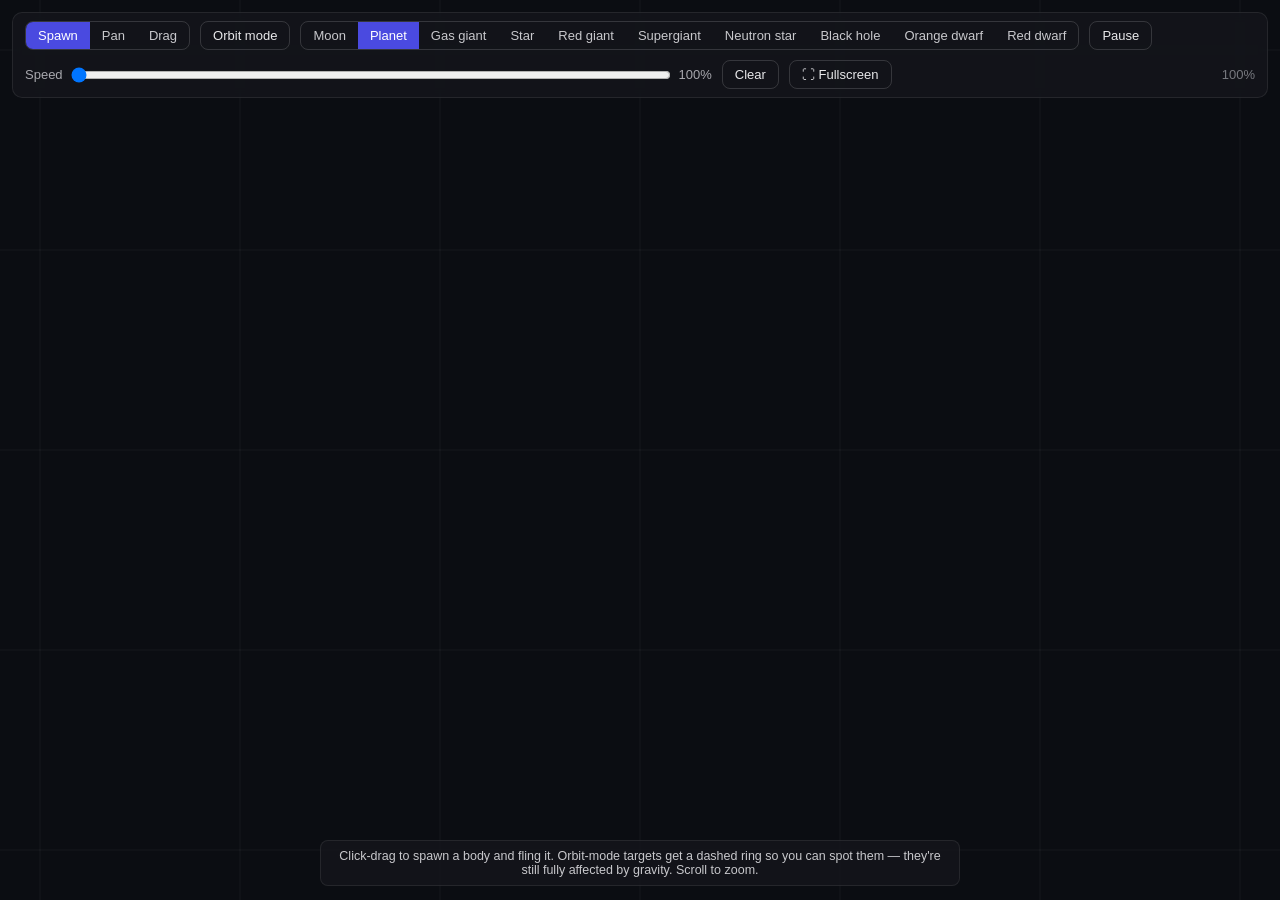
<file: gravity-sandbox/index.html>
<!DOCTYPE html>
<html lang="en">
<head>
<meta charset="UTF-8">
<title>Gravity Sandbox</title>
<style>
  html, body { margin:0; padding:0; overflow:hidden; background:#0b0d12; font-family: -apple-system, BlinkMacSystemFont, 'Segoe UI', sans-serif; }
  #cv { display:block; width:100vw; height:100vh; touch-action:none; }

  #toolbar {
    position:fixed; top:12px; left:12px; right:12px;
    display:flex; gap:10px; align-items:center; flex-wrap:wrap;
    background:rgba(20,22,28,0.85); backdrop-filter: blur(6px);
    border:1px solid rgba(255,255,255,0.08); border-radius:10px;
    padding:8px 12px; z-index:10; color:#e8e8ea; font-size:13px;
  }
  .seg { display:flex; border:1px solid rgba(255,255,255,0.15); border-radius:8px; overflow:hidden; }
  .seg button {
    background:transparent; border:none; color:#c8c8cc; padding:6px 12px; font-size:13px;
    cursor:pointer;
  }
  .seg button.active { background:#4a4ae0; color:#fff; }
  .toolbtn {
    background:transparent; border:1px solid rgba(255,255,255,0.15); border-radius:8px;
    color:#e8e8ea; padding:6px 12px; font-size:13px; cursor:pointer;
  }
  .toolbtn:hover { background:rgba(255,255,255,0.08); }
  .toolbtn.active { background:#2a8f6f; border-color:#2a8f6f; color:#fff; }
  label.field { display:flex; align-items:center; gap:6px; color:#a8a8ae; }
  input[type=range] { width:110px; }
  #massOut { color:#e8e8ea; min-width:22px; display:inline-block; }
  #zoomOut { margin-left:auto; color:#77797f; }

  #hint {
    position:fixed; bottom:14px; left:50%; transform:translateX(-50%);
    background:rgba(20,22,28,0.85); color:#c8c8cc; font-size:12.5px;
    padding:8px 14px; border-radius:8px; border:1px solid rgba(255,255,255,0.08);
    z-index:10; pointer-events:none; text-align:center; max-width:90vw;
  }
</style>
</head>
<body>

<div id="toolbar">
  <div class="seg">
    <button id="modeSpawn" class="active">Spawn</button>
    <button id="modePan">Pan</button>
    <button id="modeDrag">Drag</button>
  </div>
  <button id="orbitToggle" class="toolbtn">Orbit mode</button>
  <div class="seg">
    <button id="presetMoon" data-mass="5">Moon</button>
    <button id="presetPlanet" data-mass="15" class="active">Planet</button>
    <button id="presetGasGiant" data-mass="120">Gas giant</button>
    <button id="presetStar" data-mass="1500">Star</button>
    <button id="presetRedGiant" data-mass="2500">Red giant</button>
    <button id="presetSupergiant" data-mass="5000">Supergiant</button>
    <button id="presetNeutronStar" data-mass="1300">Neutron star</button>
    <button id="presetBlackHole" data-mass="20000">Black hole</button>
    <button id="presetOrangeDwarf" data-mass="900">Orange dwarf</button>
    <button id="presetRedDwarf" data-mass="300">Red dwarf</button>
  </div>
  <button id="playBtn" class="toolbtn">Pause</button>
  <label class="field">Speed
    <input type="range" id="speedRange" min="0" max="1" step="0.001" value="0" style="width:min(600px, 55vw);">
    <span id="speedOut">100%</span>
  </label>
  <button id="clearBtn" class="toolbtn">Clear</button>
  <button id="fsBtn" class="toolbtn" title="Toggle fullscreen (F)">⛶ Fullscreen</button>
  <span id="zoomOut">100%</span>
</div>

<canvas id="cv"></canvas>
<div id="panel" style="display:none; position:fixed; top:72px; right:12px; bottom:12px; width:320px; background:rgba(20,22,28,0.92); backdrop-filter:blur(6px); color:#e8e8ea; font-size:14px; padding:16px; border-radius:12px; border:1px solid rgba(255,255,255,0.1); z-index:10; box-sizing:border-box; display:none; flex-direction:column; gap:14px;">
  <div style="display:flex; justify-content:space-between; align-items:center;">
    <span id="panelTitle" style="font-size:18px; font-weight:600;"></span>
    <button id="panelClose" class="toolbtn" style="padding:4px 10px;">✕</button>
  </div>
  <canvas id="portrait" width="288" height="288" style="width:100%; aspect-ratio:1; border-radius:10px; background:#05060a; border:1px solid rgba(255,255,255,0.06);"></canvas>
  <div id="info" style="line-height:1.7;"></div>
</div>
<div id="hint">Click-drag to spawn a body and fling it. Orbit-mode targets get a dashed ring so you can spot them — they're still fully affected by gravity. Scroll to zoom.</div>

<script>
(function(){
  var canvas = document.getElementById('cv');
  var ctx = canvas.getContext('2d');
  var W, H;

  function resize(){
    W = window.innerWidth; H = window.innerHeight;
    canvas.width = W * devicePixelRatio;
    canvas.height = H * devicePixelRatio;
    canvas.style.width = W + 'px';
    canvas.style.height = H + 'px';
    ctx.setTransform(devicePixelRatio,0,0,devicePixelRatio,0,0);
  }
  window.addEventListener('resize', resize);
  resize();

  var G = 4000;
  var camera = { x: 0, y: 0, zoom: 1 };
  var bodies = [];
  var playing = true;
  var mode = 'spawn';
  var orbitMode = false;

  var presets = {
    moon:   { mass: 5,   color: '#B4B2A9' },
    planet: { mass: 15,  color: '#378ADD' },
    gasGiant: { mass: 120, color: '#C9A27A', sizeMultiplier: 7.4 }, // preview size only — real size is rolled per spawn
    star:   { mass: 1500, color: '#EF9F27', sizeMultiplier: 20, star: true },
    redGiant: { mass: 2500, color: '#D2491F', sizeMultiplier: 171.8, star: true, unstable: true },
    supergiant: { mass: 5000, color: '#B8341A', sizeMultiplier: 696.08, star: true, unstable: true },
    neutronStar: { mass: 1300, color: '#D9ECFF', sizeMultiplier: 0.28839, star: true, noSpots: true, bright: true },
    blackHole: { mass: 20000, color: '#0A0A12', sizeMultiplier: 3.8298, star: true, noSpots: true, notStar: true },
    orangeDwarf: { mass: 900, color: '#E0672A', sizeMultiplier: 15.48, star: true },
    redDwarf: { mass: 300, color: '#C41E1E', sizeMultiplier: 15.75, star: true }
  };
  var currentPreset = 'planet';

  var zoomOut = document.getElementById('zoomOut');

  var particles = [];
  var shake = 0;
  var shakeOffX = 0, shakeOffY = 0; // the actual shake offset used this frame, so clicks can correct for it

  function hexToRgb(hex){
    var v = parseInt(hex.slice(1),16);
    return [(v>>16)&255, (v>>8)&255, v&255];
  }

  function spawnExplosion(x, y, totalMass, colors, maxCount){
    var count = Math.min(maxCount || 90, 18 + totalMass * 1.6);
    var rgbs = colors.map(hexToRgb);
    for (var i=0;i<count;i++){
      var angle = Math.random() * Math.PI * 2;
      var speed = (40 + Math.random()*260) * (0.6 + totalMass/40);
      var rgb = rgbs[Math.floor(Math.random()*rgbs.length)];
      particles.push({
        x: x, y: y,
        vx: Math.cos(angle)*speed, vy: Math.sin(angle)*speed,
        life: 0.5 + Math.random()*0.7,
        maxLife: 0.5 + Math.random()*0.7,
        size: 1.5 + Math.random()*3.5,
        rgb: rgb
      });
    }
    particles.push({
      x: x, y: y, vx:0, vy:0,
      life: 0.4, maxLife: 0.4, size: 0,
      rgb: [255,235,180], ring:true, maxRadius: 30 + totalMass*2.2
    });
    shake = Math.min(24, shake + 6 + totalMass*0.3);
  }

  function massToRadius(m){ return 6 + Math.cbrt(m) * 4; }

  // ---- supernova / nebula / gas ----
  var supernovae = [];   // short real-time flash effects
  var nebulae = [];      // long-lived clouds, aged in sim time
  var gas = [];          // self-gravitating gas particles, aged in sim time
  var screenFlash = 0;
  var NEBULA_LIFE = 1200; // 20 sim-minutes
  var SUPERNOVA_SPEED = 160; // relative speed needed for a star death to go supernova
  var nebulaHues = [285, 320, 200, 25, 190, 340, 260];

  function circularMeanHue(hues){
    var sx = 0, sy = 0;
    hues.forEach(function(h){ var r = h*Math.PI/180; sx += Math.cos(r); sy += Math.sin(r); });
    return (Math.atan2(sy, sx) * 180/Math.PI + 360) % 360;
  }

  function capArray(arr, max){
    if (arr.length > max) arr.splice(0, arr.length - max);
  }

  function spawnSupernova(x, y, vx, vy, r, remnant){
    supernovae.push({ x:x, y:y, vx:vx, vy:vy, r:r, age:0, maxAge:3.2, spin: Math.random()*Math.PI*2 });

    var blobs = [];
    for (var i=0;i<16;i++){
      blobs.push({
        a: Math.random()*Math.PI*2,
        d: Math.pow(Math.random(), 0.7)*0.8,
        r: 0.22 + Math.random()*0.42,
        hue: nebulaHues[Math.floor(Math.random()*nebulaHues.length)],
        alpha: 0.28 + Math.random()*0.42,
        spin: (Math.random()-0.5)*2,
        stretch: 0.6 + Math.random()*0.8,
        tilt: Math.random()*Math.PI
      });
    }
    nebulae.push({ x:x, y:y, vx:vx, vy:vy, baseR:r, age:0, maxAge:NEBULA_LIFE, rot:0, blobs:blobs, dwarfsSpawned:0,
      glowHue: circularMeanHue(blobs.map(function(bl){ return bl.hue; })) });
    var nebulaRef = nebulae[nebulae.length - 1];

    var gasR = Math.max(10, Math.min(120, r*0.012));
    var gasMass = remnant === 'neutronStar' ? 100 : (remnant === 'blackHole' ? 250 : 10);
    for (var g=0; g<250; g++){
      var ang = Math.random()*Math.PI*2;
      var d = Math.sqrt(Math.random()) * r * 12;
      var speed = 20 + Math.random()*70;
      var tang = (Math.random()-0.5)*40;
      gas.push({
        x: x + Math.cos(ang)*d, y: y + Math.sin(ang)*d,
        vx: Math.cos(ang)*speed - Math.sin(ang)*tang,
        vy: Math.sin(ang)*speed + Math.cos(ang)*tang,
        mass: gasMass, r: gasR,
        hue: nebulaHues[Math.floor(Math.random()*nebulaHues.length)],
        age: 0, maxAge: NEBULA_LIFE, nebula: nebulaRef
      });
    }
    capArray(gas, 900);

    spawnExplosion(x, y, 90, ['#FFF3C4', '#EF9F27', '#D85A30']);
    shake = 48;
    screenFlash = 1;

    if (remnant === 'neutronStar') spawnNeutronStar(x, y, vx, vy);
    else if (remnant === 'blackHole') spawnBlackHoleRemnant(x, y, vx, vy);
  }

  function spawnNeutronStar(x, y, vx, vy){
    var p = presets.neutronStar;
    bodies.push({
      x:x, y:y, vx:vx, vy:vy,
      mass: p.mass, r: massToRadius(p.mass) * p.sizeMultiplier,
      color: p.color, sizeMultiplier: p.sizeMultiplier,
      type: 'neutronStar', spots: [], noSpots: true, bright: true, fixed: false
    });
  }

  function spawnBlackHoleRemnant(x, y, vx, vy){
    var p = presets.blackHole;
    bodies.push({
      x:x, y:y, vx:vx, vy:vy,
      mass: p.mass, r: massToRadius(p.mass) * p.sizeMultiplier,
      color: p.color, sizeMultiplier: p.sizeMultiplier,
      type: 'blackHole', fixed: false
    });
  }

  function stepGasAndNebulae(dt){
    var n = gas.length;
    if (n){
      var GAS_G = G * 5;
      var BODY_PULL_G = G * 40; // bodies pull gas around far more strongly than gas pulls itself
      var ax = new Array(n).fill(0), ay = new Array(n).fill(0);

      // gas-on-gas gravity only matters between nearby particles (it's much weaker than
      // body pull, and falls off with distance squared), so bucket into a grid and only
      // check same/neighboring cells — this keeps a large post-supernova gas count from
      // turning into an O(n^2) cost that starves the substep budget every frame
      var cellSize = 3000;
      var CELL_KEY_MULT = 10000000; // wide enough margin that cy can never collide across different cx
      var grid = {};
      for (var gi=0; gi<n; gi++){
        var key = Math.floor(gas[gi].x/cellSize) * CELL_KEY_MULT + Math.floor(gas[gi].y/cellSize);
        (grid[key] || (grid[key] = [])).push(gi);
      }

      for (var i=0;i<n;i++){
        var cx = Math.floor(gas[i].x/cellSize), cy = Math.floor(gas[i].y/cellSize);
        for (var ncx=cx-1; ncx<=cx+1; ncx++){
          for (var ncy=cy-1; ncy<=cy+1; ncy++){
            var neighbors = grid[ncx * CELL_KEY_MULT + ncy];
            if (!neighbors) continue;
            for (var ni=0; ni<neighbors.length; ni++){
              var j = neighbors[ni];
              if (j <= i) continue; // each pair handled once, and skips self
              var dx = gas[j].x - gas[i].x, dy = gas[j].y - gas[i].y;
              var soft = (gas[i].r + gas[j].r) * 0.8;
              var d2 = dx*dx + dy*dy + soft*soft;
              var d = Math.sqrt(d2);
              var f = GAS_G / d2;
              var fx = f*dx/d, fy = f*dy/d;
              ax[i] += fx*gas[j].mass; ay[i] += fy*gas[j].mass;
              ax[j] -= fx*gas[i].mass; ay[j] -= fy*gas[i].mass;
            }
          }
        }
        for (var s0=0; s0<bodies.length; s0++){
          var bd = bodies[s0];
          if (bd === gas[i].sourceStar) continue; // once stripped, it no longer answers to its old star's pull
          var bx = bd.x - gas[i].x, by = bd.y - gas[i].y;
          var bd2 = bx*bx + by*by + bd.r*bd.r;
          var bf = BODY_PULL_G * bd.mass / bd2;
          var bdist = Math.sqrt(bd2);
          ax[i] += bf*bx/bdist; ay[i] += bf*by/bdist;
        }
      }
      for (var k=n-1;k>=0;k--){
        var p = gas[k];
        p.vx += ax[k]*dt; p.vy += ay[k]*dt;
        p.x += p.vx*dt; p.y += p.vy*dt;
        p.age += dt;
        if (p.age >= p.maxAge){ gas.splice(k,1); continue; }

        for (var s=0;s<bodies.length;s++){
          var st = bodies[s];
          if (!st.spots && st.type !== 'blackHole') continue;
          if (st === p.sourceStar) continue;
          var ddx = p.x - st.x, ddy = p.y - st.y;
          if (ddx*ddx + ddy*ddy < st.r*st.r){
            st.mass += 25;
            growStellarBody(st);
            gas.splice(k,1);
            break;
          }
        }
      }
    }
    for (var m=nebulae.length-1;m>=0;m--){
      var nb = nebulae[m];
      nb.age += dt;
      nb.rot += dt*0.0006;
      if (nb.age >= nb.maxAge) nebulae.splice(m,1);
    }
    condenseTimer += dt;
    if (condenseTimer >= 2){
      condenseTimer = 0;
      condenseGas();
    }
  }

  function updateSupernovae(dt){
    for (var i=supernovae.length-1;i>=0;i--){
      var sn = supernovae[i];
      sn.age += dt;
      if (sn.age >= sn.maxAge) supernovae.splice(i,1);
    }
    screenFlash = Math.max(0, screenFlash - dt*1.4);
  }

  // ---- tidal streams ----
  var fragments = [];

  // velocity offset for a piece displaced by `along` (positive = toward the primary)
  // from the body's centre: inner material orbits faster (v ~ r^-1/2), outer slower
  function shearVelocity(b, primary, along){
    if (!primary) return { vx: 0, vy: 0 };
    var dx = primary.x - b.x, dy = primary.y - b.y;
    var d = Math.sqrt(dx*dx+dy*dy) || 1;
    var ux = dx/d, uy = dy/d;          // toward primary
    var tx = -uy, ty = ux;             // tangential
    var rvx = b.vx - primary.vx, rvy = b.vy - primary.vy;
    var vt = rvx*tx + rvy*ty;
    var dv = vt * along / (2*d);       // dv/dr = -v/(2r), and r decreases as along increases
    return { vx: tx*dv, vy: ty*dv };
  }

  function spawnTidalStream(b, primary){
    var count = b.mass >= 10 ? 28 : 14;
    var d = tidalShape(b, 1) || { ang:0, near:0, far:0, squeeze:1, shear:0 };
    var ca = Math.cos(d.ang), sa = Math.sin(d.ang);
    var rgb = hexToRgb(b.color);
    var lenNear = b.r * (1 + d.near), lenFar = b.r * (1 + d.far);
    for (var i=0;i<count;i++){
      var u = (i + Math.random()) / count;                 // 0..1 from far tip to near tip
      var along = -lenFar + u * (lenFar + lenNear);
      var off = (Math.random()-0.5) * b.r * d.squeeze * 0.8;
      var lx = along, ly = off + d.shear * along;
      var wx = b.x + lx*ca - ly*sa, wy = b.y + lx*sa + ly*ca;
      var sv = shearVelocity(b, primary, along);
      fragments.push({
        x: wx, y: wy,
        vx: b.vx + sv.vx + (Math.random()-0.5)*2,
        vy: b.vy + sv.vy + (Math.random()-0.5)*2,
        r: 1.5 + Math.random()*2.5,
        age: 0,
        host: null, hostTime: 0
      });
    }
    capArray(fragments, 250);
    shake = Math.min(24, shake + 5);
  }

  var FRAG_COOL_TIME = 180;   // sim seconds from red-hot to grey
  var RING_TIME = 300;        // sim seconds in a bound orbit before becoming ring material

  function stepFragments(dt){
    for (var i=fragments.length-1;i>=0;i--){
      var f = fragments[i];
      var ax = 0, ay = 0, dead = false;
      var dom = null, domPull = -1, domD = 0;
      for (var j=0;j<bodies.length;j++){
        var q = bodies[j];
        var dx = q.x - f.x, dy = q.y - f.y;
        var d2 = dx*dx + dy*dy;
        if (d2 < q.r*q.r){
          q.mass += 1;
          if (q.spots) growStellarBody(q);
          else q.r = massToRadius(q.mass) * (q.sizeMultiplier || 1);
          dead = true; break;
        }
        var d = Math.sqrt(d2);
        var a = G * q.mass / d2;
        ax += a*dx/d; ay += a*dy/d;
        if (a > domPull){ domPull = a; dom = q; domD = d; }
      }
      if (dead){ fragments.splice(i,1); continue; }
      f.age += dt;
      f.vx += ax*dt; f.vy += ay*dt;
      f.x += f.vx*dt; f.y += f.vy*dt;

      // is it in a bound orbit around its dominant attractor?
      if (dom){
        var rvx = f.vx - dom.vx, rvy = f.vy - dom.vy;
        var bound = 0.5*(rvx*rvx + rvy*rvy) - G*dom.mass/domD < 0;
        if (bound && dom === f.host){
          f.hostTime += dt;
          // orbital decay: drag inward at 2.5% of the host's radius per second
          var hx = f.host.x - f.x, hy = f.host.y - f.y;
          var hd = Math.sqrt(hx*hx + hy*hy) || 1;
          var pull = Math.min(hd - f.host.r*0.5, 0.025 * f.host.r * dt);
          if (pull > 0){
            f.x += hx/hd * pull; f.y += hy/hd * pull;
            // keep the orbit roughly circular as it shrinks (v ~ 1/sqrt(r))
            var scale = Math.sqrt(hd / (hd - pull));
            var rvx2 = f.vx - f.host.vx, rvy2 = f.vy - f.host.vy;
            f.vx = f.host.vx + rvx2*scale; f.vy = f.host.vy + rvy2*scale;
          }
        } else {
          f.host = bound ? dom : null;
          f.hostTime = 0;
        }
        if (f.host && f.hostTime >= RING_TIME){
          addToRings(f.host, domD / f.host.r);
          fragments.splice(i,1);
          continue;
        }
      }
    }
  }

  function addToRings(host, radiusInHostRadii){
    radiusInHostRadii = Math.min(radiusInHostRadii, 12); // keep rings within a sane multiple of the host
    if (!host.rings){
      host.rings = { count: 0, rMin: radiusInHostRadii, rMax: radiusInHostRadii, sum: 0 };
    }
    var rg = host.rings;
    rg.count++;
    rg.sum += radiusInHostRadii;
    rg.rMin = Math.min(rg.rMin, radiusInHostRadii);
    rg.rMax = Math.max(rg.rMax, radiusInHostRadii);
  }

  function fragmentColor(f){
    var heat = Math.max(0, 1 - f.age / FRAG_COOL_TIME);
    var h = heat*heat;
    var r = Math.round(130 + (255-130)*h), g = Math.round(125 + (80-125)*h), b = Math.round(118 + (30-118)*h);
    return { rgb: [r,g,b], heat: heat };
  }

  function drawFragments(){
    if (!fragments.length) return;
    for (var i=0;i<fragments.length;i++){
      var f = fragments[i];
      var sp = worldToScreen(f.x, f.y);
      var pr = Math.max(1, f.r * camera.zoom);
      if (sp.x < -pr*4 || sp.x > W+pr*4 || sp.y < -pr*4 || sp.y > H+pr*4) continue;
      var c = fragmentColor(f);
      if (c.heat > 0.02){
        ctx.save();
        ctx.globalCompositeOperation = 'lighter';
        var gR = pr * (2 + 2.5*c.heat);
        var g = ctx.createRadialGradient(sp.x, sp.y, 0, sp.x, sp.y, gR);
        g.addColorStop(0, 'rgba(255,120,40,' + (0.6*c.heat) + ')');
        g.addColorStop(1, 'rgba(255,60,20,0)');
        ctx.fillStyle = g;
        ctx.beginPath(); ctx.arc(sp.x, sp.y, gR, 0, Math.PI*2); ctx.fill();
        ctx.restore();
      }
      ctx.fillStyle = 'rgb(' + c.rgb.join(',') + ')';
      ctx.beginPath(); ctx.arc(sp.x, sp.y, pr, 0, Math.PI*2); ctx.fill();
    }
  }

  function drawRings(b, s, trueR){
    var rg = b.rings;
    if (!rg || rg.count <= 0) return;
    if (trueR < 0.05) return; // body has shrunk below visibility — ring should too, not hang around at a fixed size
    var inner = Math.max(1.05, rg.rMin - 0.15) * trueR;
    var outer = Math.max(inner + Math.max(2, trueR*0.25), (rg.rMax + 0.15) * trueR);
    if (outer < 2) return;
    // more material -> brighter; bigger host -> the same material is spread thinner
    var sizeRef = massToRadius(15);
    var alpha = Math.min(0.85, rg.count * 0.045 * (sizeRef / b.r));
    if (alpha < 0.01) return;
    var g = ctx.createRadialGradient(s.x, s.y, inner, s.x, s.y, outer);
    var mid = (rg.sum / rg.count) * trueR;
    var midT = Math.max(0.05, Math.min(0.95, (mid - inner) / (outer - inner)));
    g.addColorStop(0, 'rgba(170,160,150,0)');
    g.addColorStop(Math.max(0.01, midT - 0.25), 'rgba(185,175,165,' + (alpha*0.55) + ')');
    g.addColorStop(midT, 'rgba(205,195,185,' + alpha + ')');
    g.addColorStop(Math.min(0.99, midT + 0.2), 'rgba(185,175,165,' + (alpha*0.5) + ')');
    g.addColorStop(1, 'rgba(170,160,150,0)');
    ctx.fillStyle = g;
    ctx.beginPath();
    ctx.arc(s.x, s.y, outer, 0, Math.PI*2);
    ctx.arc(s.x, s.y, inner, 0, Math.PI*2, true);
    ctx.fill();
    // a few faint gaps for texture
    ctx.strokeStyle = 'rgba(0,0,0,' + (alpha*0.35) + ')';
    ctx.lineWidth = Math.max(0.6, trueR*0.02);
    for (var k=1;k<=3;k++){
      var gr = inner + (outer-inner) * (0.22*k + 0.1);
      ctx.beginPath(); ctx.arc(s.x, s.y, gr, 0, Math.PI*2); ctx.stroke();
    }
  }

  // ---- rock debris ----
  var rocks = [];

  function spawnRocks(b, primary){
    var count = b.mass >= 10 ? 10 : 5;
    for (var i=0;i<count;i++){
      var ang = Math.random()*Math.PI*2;
      var d = Math.random()*b.r;
      var speed = 15;
      var verts = [];
      var nv = 5 + Math.floor(Math.random()*3);
      for (var v=0; v<nv; v++) verts.push(0.6 + Math.random()*0.5);
      var sv = primary ? shearVelocity(b, primary, Math.cos(ang)*d) : { vx:0, vy:0 };
      rocks.push({
        x: b.x + Math.cos(ang)*d, y: b.y + Math.sin(ang)*d,
        vx: b.vx + Math.cos(ang)*speed + sv.vx, vy: b.vy + Math.sin(ang)*speed + sv.vy,
        mass: 1, r: 3 + Math.random()*2.5,
        rot: Math.random()*Math.PI*2, spin: (Math.random()-0.5)*3,
        verts: verts
      });
    }
    capArray(rocks, 300);
  }

  function stepRocks(dt){
    var n = rocks.length;
    if (!n) return;
    var ROCK_G = G * 5;
    var ax = new Array(n).fill(0), ay = new Array(n).fill(0);
    for (var i=0;i<n;i++){
      for (var j=i+1;j<n;j++){
        var dx = rocks[j].x - rocks[i].x, dy = rocks[j].y - rocks[i].y;
        var soft = (rocks[i].r + rocks[j].r) * 2;
        var d2 = dx*dx + dy*dy + soft*soft;
        var d = Math.sqrt(d2);
        var f = ROCK_G / d2;
        var fx = f*dx/d, fy = f*dy/d;
        ax[i] += fx*rocks[j].mass; ay[i] += fy*rocks[j].mass;
        ax[j] -= fx*rocks[i].mass; ay[j] -= fy*rocks[i].mass;
      }
    }
    for (var k=n-1;k>=0;k--){
      var p = rocks[k];
      p.vx += ax[k]*dt; p.vy += ay[k]*dt;
      p.x += p.vx*dt; p.y += p.vy*dt;
      p.rot += p.spin*dt;
      for (var s=0;s<bodies.length;s++){
        var st = bodies[s];
        if (!st.spots && st.type !== 'blackHole') continue;
        var ddx = p.x - st.x, ddy = p.y - st.y;
        if (ddx*ddx + ddy*ddy < st.r*st.r){
          rocks.splice(k,1);
          break;
        }
      }
    }
  }

  function drawRocks(){
    for (var i=0;i<rocks.length;i++){
      var p = rocks[i];
      var sp = worldToScreen(p.x, p.y);
      var pr = p.r * camera.zoom;
      if (sp.x < -pr || sp.x > W+pr || sp.y < -pr || sp.y > H+pr) continue;
      if (pr < 1.2){
        ctx.fillStyle = 'rgba(150,140,125,0.8)';
        ctx.fillRect(sp.x, sp.y, 1.5, 1.5);
        continue;
      }
      ctx.beginPath();
      for (var v=0; v<p.verts.length; v++){
        var a = p.rot + (v / p.verts.length) * Math.PI*2;
        var rr2 = pr * p.verts[v];
        var vx = sp.x + Math.cos(a)*rr2, vy = sp.y + Math.sin(a)*rr2;
        if (v === 0) ctx.moveTo(vx, vy); else ctx.lineTo(vx, vy);
      }
      ctx.closePath();
      ctx.fillStyle = '#6E665C';
      ctx.fill();
      ctx.strokeStyle = 'rgba(190,180,165,0.5)';
      ctx.lineWidth = 1;
      ctx.stroke();
    }
  }

  // ---- stellar growth: red dwarf -> orange dwarf -> star ----
  function hexOf(rgb){
    return '#' + rgb.map(function(v){ return Math.round(Math.max(0,Math.min(255,v))).toString(16).padStart(2,'0'); }).join('');
  }
  function lerpColorHex(c1, c2, t){
    var a = hexToRgb(c1), b = hexToRgb(c2);
    return hexOf([a[0]+(b[0]-a[0])*t, a[1]+(b[1]-a[1])*t, a[2]+(b[2]-a[2])*t]);
  }
  var STELLAR_STOPS = [
    { m: 300,  type:'redDwarf',    color: presets.redDwarf.color,    sm: presets.redDwarf.sizeMultiplier },
    { m: 900,  type:'orangeDwarf', color: presets.orangeDwarf.color, sm: presets.orangeDwarf.sizeMultiplier },
    { m: 1500, type:'star',        color: presets.star.color,        sm: presets.star.sizeMultiplier }
  ];

  function growStellarBody(b){
    if (!b.dwarfLineage){ b.r = massToRadius(b.mass) * (b.sizeMultiplier || 1); return; }
    var s0 = STELLAR_STOPS[0], s1 = STELLAR_STOPS[1], s2 = STELLAR_STOPS[2];
    var lo, hi;
    if (b.mass <= s0.m){ lo = s0; hi = s0; }
    else if (b.mass < s1.m){ lo = s0; hi = s1; }
    else if (b.mass < s2.m){ lo = s1; hi = s2; }
    else { lo = s2; hi = s2; }
    var t = (hi.m === lo.m) ? 0 : (b.mass - lo.m) / (hi.m - lo.m);
    b.color = lerpColorHex(lo.color, hi.color, t);
    b.sizeMultiplier = lo.sm + (hi.sm - lo.sm) * t;
    b.r = massToRadius(b.mass) * b.sizeMultiplier;
    b.type = (b.mass >= s1.m) ? (b.mass >= s2.m ? 'star' : 'orangeDwarf') : 'redDwarf';
    if (b.mass >= s2.m){
      b.color = s2.color; b.sizeMultiplier = s2.sm; b.r = massToRadius(b.mass) * s2.sm;
      b.dwarfLineage = false;
    }
  }


  var STAR_REF_R = massToRadius(presets.star.mass) * presets.star.sizeMultiplier;
  var CONDENSE_R = Math.sqrt(0.1) * 12 * STAR_REF_R;   // radius of a circle with 10% of a new nebula's area
  var CONDENSE_MIN = 11;                                // "more than 10"
  var CONDENSE_MIN_AGE = 30;                            // sim seconds before gas can collapse
  var condenseTimer = 0;

  function spawnRedDwarf(x, y, vx, vy){
    var p = presets.redDwarf;
    var body = {
      x:x, y:y, vx:vx, vy:vy,
      mass: p.mass, r: massToRadius(p.mass) * p.sizeMultiplier,
      color: p.color, sizeMultiplier: p.sizeMultiplier,
      type: 'redDwarf',
      dwarfLineage: true,
      fixed: false, spots: []
    };
    for (var si=0; si<5; si++) body.spots.push(makeSpot(Math.random()));
    bodies.push(body);
    spawnExplosion(x, y, 40, ['#FFD9C2', p.color]);
  }

  // true if a freshly-formed red dwarf at (px,py) would immediately be caught by
  // something's disruption reach and destroyed on the very next substep
  function positionUnsafeForNewStar(px, py){
    var p = presets.redDwarf;
    var testR = massToRadius(p.mass) * p.sizeMultiplier;
    for (var i=0;i<bodies.length;i++){
      var q = bodies[i];
      var isRipper = q.type === 'blackHole' || ((q.type === 'redGiant' || q.type === 'neutronStar') && RED_GIANT_RIP_MASS.redDwarf);
      if (!isRipper) continue;
      var reachDist = (q.type === 'blackHole' || q.type === 'neutronStar')
        ? Math.max(rocheLimit(q, {mass: p.mass}), (q.r + testR) * 1.15)
        : rocheLimit(q, {mass: p.mass});
      if (Math.hypot(px - q.x, py - q.y) < reachDist) return true;
    }
    return false;
  }

  function condenseGas(){
    var r2 = CONDENSE_R * CONDENSE_R;
    for (var guard=0; guard<12; guard++){
      var n = gas.length;
      if (n < CONDENSE_MIN) return;
      var bestIdx = -1, bestCount = 0;
      for (var i=0;i<n;i++){
        if (gas[i].age < CONDENSE_MIN_AGE) continue;
        var c = 0;
        for (var j=0;j<n;j++){
          var dx = gas[j].x - gas[i].x, dy = gas[j].y - gas[i].y;
          if (dx*dx + dy*dy <= r2) c++;
        }
        if (c > bestCount){ bestCount = c; bestIdx = i; }
      }
      if (bestCount < CONDENSE_MIN) return;

      var owner = gas[bestIdx].nebula;
      if (owner && nebulae.indexOf(owner) !== -1 && owner.dwarfsSpawned >= 5) return; // this nebula is done forming dwarfs

      var cx = gas[bestIdx].x, cy = gas[bestIdx].y;
      if (positionUnsafeForNewStar(cx, cy)) return; // too close to something that would instantly destroy it — let it keep flowing as gas instead

      var sx = 0, sy = 0, svx = 0, svy = 0, sm = 0;
      var remaining = [];
      for (var k=0;k<n;k++){
        var g = gas[k];
        var ddx = g.x - cx, ddy = g.y - cy;
        if (ddx*ddx + ddy*ddy <= r2){
          sx += g.x*g.mass; sy += g.y*g.mass; svx += g.vx*g.mass; svy += g.vy*g.mass; sm += g.mass;
        } else remaining.push(g);
      }
      gas = remaining;
      var px = sx/sm, py = sy/sm, ovx = 0, ovy = 0;
      var nearest = (owner && nebulae.indexOf(owner) !== -1) ? owner : null;
      var nd = Infinity;
      if (nearest){
        nd = Math.hypot(px - nearest.x, py - nearest.y);
      } else {
        for (var q=0;q<nebulae.length;q++){
          var dd = Math.hypot(px - nebulae[q].x, py - nebulae[q].y);
          if (dd < nd){ nd = dd; nearest = nebulae[q]; }
        }
      }
      if (nearest && nd > 1e-6){
        ovx = (px - nearest.x) / nd * 15;
        ovy = (py - nearest.y) / nd * 15;
      }
      if (nearest) nearest.dwarfsSpawned++;
      spawnRedDwarf(px, py, ovx, ovy);
    }
  }

  function screenToWorld(sx, sy){
    return { x: camera.x + (sx - shakeOffX - W/2)/camera.zoom, y: camera.y + (sy - shakeOffY - H/2)/camera.zoom };
  }
  function worldToScreen(wx, wy){
    return { x: (wx - camera.x)*camera.zoom + W/2, y: (wy - camera.y)*camera.zoom + H/2 };
  }

  // ---- drag / spawn state ----
  var dragging = false;
  var panDragging = false;
  var startWorld = null;
  var curWorld = null;
  var lastScreen = null;
  var anchorBody = null;
  var downScreen = null;

  function heaviestOther(pt){
    // body whose gravity dominates at this point (mass / distance²)
    var best = null, bestPull = -1;
    for (var i=0;i<bodies.length;i++){
      var b = bodies[i];
      var dx = pt.x - b.x, dy = pt.y - b.y;
      var d2 = Math.max(dx*dx + dy*dy, b.r*b.r);
      var pull = b.mass / d2;
      if (pull > bestPull){ bestPull = pull; best = b; }
    }
    return best;
  }

  function bodyAt(worldPt){
    var MIN_HIT_PX = 12; // minimum tap/click target size on screen, regardless of true body size
    var best = null, bestDist = Infinity;
    for (var i=0;i<bodies.length;i++){
      var b = bodies[i];
      var dx = worldPt.x - b.x, dy = worldPt.y - b.y;
      var dist = Math.sqrt(dx*dx+dy*dy);
      var hitR = Math.max(b.r, MIN_HIT_PX / camera.zoom);
      if (dist <= hitR && dist < bestDist){ best = b; bestDist = dist; }
    }
    return best;
  }

  function pointerDown(sx, sy){
    if (mode === 'pan'){
      panDragging = true;
      lastScreen = {x:sx, y:sy};
      downScreen = {x:sx, y:sy};
      curScreen = {x:sx, y:sy};
      return;
    }
    if (mode === 'drag'){
      var w = screenToWorld(sx, sy);
      var hit = bodyAt(w);
      if (hit){
        grabbed = hit;
        grabStart = { x: w.x, y: w.y };
        grabCur = grabStart;
      }
      return;
    }
    dragging = true;
    downScreen = {x:sx, y:sy};
    startWorld = screenToWorld(sx, sy);
    curWorld = startWorld;
    anchorBody = orbitMode ? heaviestOther(startWorld) : null;
  }

  var curScreen = null;
  var grabbed = null;
  var grabStart = null;
  var grabCur = null;

  function pointerMove(sx, sy){
    curScreen = {x:sx, y:sy};
    if (grabbed){
      grabCur = screenToWorld(sx, sy);
      return;
    }
    if (panDragging){
      var dx = sx - lastScreen.x, dy = sy - lastScreen.y;
      camera.x -= dx / camera.zoom;
      camera.y -= dy / camera.zoom;
      lastScreen = {x:sx, y:sy};
      return;
    }
    if (dragging){
      curWorld = screenToWorld(sx, sy);
    }
  }

  // ---- procedural planet textures ----
  var TEX_SIZE = 256, TEX_VARIANTS = 3;
  var planetTextureCache = {};

  function toAlphaHex(n){
    return Math.max(0, Math.min(255, Math.round(n))).toString(16).padStart(2, '0');
  }

  function newTexCanvas(){
    var c = document.createElement('canvas');
    c.width = TEX_SIZE; c.height = TEX_SIZE;
    return c;
  }

  function texRocky(variant){
    var c = newTexCanvas(), tctx = c.getContext('2d');
    var mid = TEX_SIZE/2;
    var palettes = [
      ['#8C7A64','#6E5D4A','#A6957E'],
      ['#7C7268','#5B534B','#948A7E'],
      ['#93705A','#6B4E3D','#B08D74']
    ];
    var pal = palettes[variant % palettes.length];
    tctx.fillStyle = pal[0];
    tctx.beginPath(); tctx.arc(mid, mid, mid, 0, Math.PI*2); tctx.fill();
    for (var i=0;i<55;i++){
      var a = Math.random()*Math.PI*2, d = Math.random()*mid*0.96;
      var x = mid+Math.cos(a)*d, y = mid+Math.sin(a)*d, r = (6+Math.random()*22) * (TEX_SIZE/200);
      tctx.beginPath(); tctx.arc(x, y, r, 0, Math.PI*2);
      tctx.fillStyle = (Math.random()<0.5?pal[1]:pal[2]) + toAlphaHex(50+Math.random()*70);
      tctx.fill();
    }
    for (var i=0;i<16;i++){
      var a = Math.random()*Math.PI*2, d = Math.random()*mid*0.9;
      var x = mid+Math.cos(a)*d, y = mid+Math.sin(a)*d, r = (4+Math.random()*11) * (TEX_SIZE/200);
      tctx.beginPath(); tctx.arc(x, y, r, 0, Math.PI*2);
      tctx.fillStyle = 'rgba(0,0,0,0.28)'; tctx.fill();
      tctx.beginPath(); tctx.arc(x-r*0.25, y-r*0.25, r*0.65, 0, Math.PI*2);
      tctx.fillStyle = pal[0]; tctx.fill();
      tctx.beginPath(); tctx.arc(x+r*0.3, y+r*0.3, r*0.32, 0, Math.PI*2);
      tctx.fillStyle = 'rgba(255,255,255,0.14)'; tctx.fill();
    }
    return c;
  }

  function texVenus(variant){
    var c = newTexCanvas(), tctx = c.getContext('2d');
    var mid = TEX_SIZE/2, sc = TEX_SIZE/200;
    var palettes = [
      { base:'#E8C468', band:'#C79A3E', hi:'#F5DE9A' },
      { base:'#D9A544', band:'#A97A2E', hi:'#F0C978' },
      { base:'#E3C878', band:'#93903E', hi:'#F5E7A8' }
    ];
    var p = palettes[variant % palettes.length];
    tctx.fillStyle = p.base;
    tctx.beginPath(); tctx.arc(mid, mid, mid, 0, Math.PI*2); tctx.fill();
    for (var i=0;i<10;i++){
      var y0 = (15+i*20 + (Math.random()-0.5)*8) * sc;
      tctx.beginPath(); tctx.moveTo(0, y0);
      for (var x=0; x<=TEX_SIZE; x+=20*sc){
        var yy = y0 + Math.sin(x*0.04+i)*10*sc + (Math.random()-0.5)*5*sc;
        tctx.lineTo(x, yy);
      }
      tctx.lineTo(TEX_SIZE, y0+40*sc); tctx.lineTo(0, y0+40*sc); tctx.closePath();
      tctx.fillStyle = (i%2===0?p.band:p.hi) + toAlphaHex(60+Math.random()*80);
      tctx.fill();
    }
    return c;
  }

  function texHabitable(variant){
    var c = newTexCanvas(), tctx = c.getContext('2d');
    var mid = TEX_SIZE/2, sc = TEX_SIZE/200;
    var palettes = [
      { ocean:'#2E6F8F', land:'#3E8F52', land2:'#6FA544' },
      { ocean:'#2C6693', land:'#4A8F3E', land2:'#8FA544' },
      { ocean:'#3376A0', land:'#357A4A', land2:'#5C9440' }
    ];
    var p = palettes[variant % palettes.length];
    tctx.fillStyle = p.ocean;
    tctx.beginPath(); tctx.arc(mid, mid, mid, 0, Math.PI*2); tctx.fill();
    var numCont = 3 + Math.floor(Math.random()*3);
    for (var i=0;i<numCont;i++){
      var cx = (40+Math.random()*120)*sc, cy = (40+Math.random()*120)*sc;
      var pts = 6 + Math.floor(Math.random()*4);
      tctx.beginPath();
      for (var k=0;k<pts;k++){
        var ang = k/pts*Math.PI*2, rad = (15+Math.random()*30)*sc;
        var x = cx+Math.cos(ang)*rad, y = cy+Math.sin(ang)*rad;
        if (k===0) tctx.moveTo(x,y); else tctx.lineTo(x,y);
      }
      tctx.closePath();
      tctx.fillStyle = Math.random()<0.5 ? p.land : p.land2;
      tctx.fill();
    }
    tctx.fillStyle = 'rgba(255,255,255,0.85)';
    tctx.beginPath(); tctx.ellipse(mid, 15*sc, 55*sc, 18*sc, 0, 0, Math.PI*2); tctx.fill();
    tctx.beginPath(); tctx.ellipse(mid, 185*sc, 55*sc, 18*sc, 0, 0, Math.PI*2); tctx.fill();
    for (var i=0;i<12;i++){
      var x = Math.random()*TEX_SIZE, y = Math.random()*TEX_SIZE, r = (10+Math.random()*20)*sc;
      tctx.beginPath(); tctx.arc(x, y, r, 0, Math.PI*2);
      tctx.fillStyle = 'rgba(255,255,255,0.18)'; tctx.fill();
    }
    return c;
  }

  function texMars(variant){
    var c = newTexCanvas(), tctx = c.getContext('2d');
    var mid = TEX_SIZE/2, sc = TEX_SIZE/200;
    var palettes = [
      { base:'#B5502E', dark:'#7A3319', light:'#D98450' },
      { base:'#A6472A', dark:'#6E2E16', light:'#CB7A46' },
      { base:'#C15A34', dark:'#87401F', light:'#E09763' }
    ];
    var p = palettes[variant % palettes.length];
    tctx.fillStyle = p.base;
    tctx.beginPath(); tctx.arc(mid, mid, mid, 0, Math.PI*2); tctx.fill();
    for (var i=0;i<22;i++){
      var x = Math.random()*TEX_SIZE, y = Math.random()*TEX_SIZE, r = (8+Math.random()*22)*sc;
      tctx.beginPath(); tctx.arc(x, y, r, 0, Math.PI*2);
      tctx.fillStyle = p.light + toAlphaHex(30+Math.random()*50); tctx.fill();
    }
    tctx.strokeStyle = p.dark; tctx.lineWidth = (2+Math.random()*2)*sc;
    for (var i=0;i<7;i++){
      var x = Math.random()*TEX_SIZE, y = Math.random()*TEX_SIZE, ang = Math.random()*Math.PI*2;
      tctx.beginPath(); tctx.moveTo(x, y);
      for (var s=0;s<5;s++){
        x += Math.cos(ang)*20*sc; y += Math.sin(ang)*20*sc; ang += (Math.random()-0.5)*0.8;
        tctx.lineTo(x, y);
      }
      tctx.globalAlpha = 0.5; tctx.stroke(); tctx.globalAlpha = 1;
    }
    tctx.fillStyle = 'rgba(255,255,255,0.7)';
    tctx.beginPath(); tctx.ellipse(mid, 12*sc, 35*sc, 10*sc, 0, 0, Math.PI*2); tctx.fill();
    return c;
  }

  function texIcy(variant){
    var c = newTexCanvas(), tctx = c.getContext('2d');
    var mid = TEX_SIZE/2, sc = TEX_SIZE/200;
    var palettes = [
      { base:'#CFEFF5', crack:'#8FC4D4', dark:'#9BC9D6' },
      { base:'#DCF3F7', crack:'#7FB8CB', dark:'#8AB9C9' },
      { base:'#C3E8EF', crack:'#6FA9BE', dark:'#7EAFC0' }
    ];
    var p = palettes[variant % palettes.length];
    tctx.fillStyle = p.base;
    tctx.beginPath(); tctx.arc(mid, mid, mid, 0, Math.PI*2); tctx.fill();
    for (var i=0;i<12;i++){
      var x = Math.random()*TEX_SIZE, y = Math.random()*TEX_SIZE, r = (10+Math.random()*25)*sc;
      tctx.beginPath(); tctx.arc(x, y, r, 0, Math.PI*2);
      tctx.fillStyle = p.dark + toAlphaHex(25+Math.random()*40); tctx.fill();
    }
    tctx.strokeStyle = p.crack; tctx.lineWidth = 1.5*sc;
    for (var i=0;i<12;i++){
      var x = Math.random()*TEX_SIZE, y = Math.random()*TEX_SIZE, ang = Math.random()*Math.PI*2;
      tctx.beginPath(); tctx.moveTo(x, y);
      for (var s=0;s<4;s++){
        x += Math.cos(ang)*15*sc; y += Math.sin(ang)*15*sc; ang += (Math.random()-0.5)*1.2;
        tctx.lineTo(x, y);
      }
      tctx.globalAlpha = 0.6; tctx.stroke(); tctx.globalAlpha = 1;
    }
    return c;
  }

  // ---- gas giant & moon textures ----
  // each giant and moon gets its own texture: a palette family is picked, then the whole thing is
  // nudged in hue/saturation/lightness so no two bodies look alike
  function shiftHex(hex, dh, ds, dl){
    var rgb = hexToRgb(hex), r = rgb[0]/255, g = rgb[1]/255, b = rgb[2]/255;
    var max = Math.max(r,g,b), min = Math.min(r,g,b), l = (max+min)/2, h = 0, s = 0;
    if (max !== min){
      var dd = max - min;
      s = l > 0.5 ? dd/(2-max-min) : dd/(max+min);
      h = max === r ? (g-b)/dd + (g < b ? 6 : 0) : (max === g ? (b-r)/dd + 2 : (r-g)/dd + 4);
      h *= 60;
    }
    h = (h + dh + 360) % 360; s = Math.max(0, Math.min(1, s + ds)); l = Math.max(0, Math.min(1, l + dl));
    var c = (1 - Math.abs(2*l - 1)) * s, x = c * (1 - Math.abs((h/60) % 2 - 1)), m = l - c/2;
    var rr = 0, gg = 0, bb = 0;
    if (h < 60){ rr = c; gg = x; } else if (h < 120){ rr = x; gg = c; } else if (h < 180){ gg = c; bb = x; }
    else if (h < 240){ gg = x; bb = c; } else if (h < 300){ rr = x; bb = c; } else { rr = c; bb = x; }
    return hexOf([Math.round((rr+m)*255), Math.round((gg+m)*255), Math.round((bb+m)*255)]);
  }

  function pickPalette(palettes, hueRange, satRange, lightRange){
    var p = palettes[Math.floor(Math.random()*palettes.length)];
    var dh = (Math.random()-0.5)*hueRange, ds = (Math.random()-0.5)*satRange, dl = (Math.random()-0.5)*lightRange;
    function shift(v){
      if (typeof v === 'number') return v; // raw rgb triples (plume/crack tints) stay as authored
      if (typeof v === 'string') return shiftHex(v, dh, ds, dl);
      if (Array.isArray(v)) return v.map(shift);
      var o = {}; for (var k in v) o[k] = shift(v[k]); return o;
    }
    return shift(p);
  }

  function randInt(a, b){ return a + Math.floor(Math.random()*(b - a + 1)); }

  // wavy horizontal cloud bands across the whole square (the body clip trims it to a disc)
  function paintBands(tctx, colors, count, wave, aMin, aMax){
    var sc = TEX_SIZE/200, step = TEX_SIZE/count;
    for (var i=0;i<count;i++){
      var y0 = i*step + (Math.random()-0.5)*step*0.4;
      var h = step * (0.5 + Math.random()*0.9);
      var ph = Math.random()*Math.PI*2, ph2 = Math.random()*Math.PI*2, f = 0.02 + Math.random()*0.04;
      tctx.beginPath();
      for (var x=0; x<=TEX_SIZE; x+=6*sc) tctx.lineTo(x, y0 + Math.sin(x*f + ph)*wave*sc);
      for (var x2=TEX_SIZE; x2>=0; x2-=6*sc) tctx.lineTo(x2, y0 + h + Math.sin(x2*f + ph2)*wave*sc);
      tctx.closePath();
      tctx.fillStyle = colors[Math.floor(Math.random()*colors.length)] + toAlphaHex(aMin + Math.random()*(aMax-aMin));
      tctx.fill();
    }
  }

  // short curling strokes along band edges for turbulence
  function paintSwirls(tctx, colors, count, alpha){
    var sc = TEX_SIZE/200;
    tctx.lineCap = 'round';
    for (var i=0;i<count;i++){
      var x = Math.random()*TEX_SIZE, y = Math.random()*TEX_SIZE;
      var len = (8 + Math.random()*22)*sc, curl = (Math.random()-0.5)*0.5;
      tctx.beginPath(); tctx.moveTo(x, y);
      var ang = (Math.random()-0.5)*0.3;
      for (var k=0;k<6;k++){ ang += curl; x += Math.cos(ang)*len/6; y += Math.sin(ang)*len/6; tctx.lineTo(x, y); }
      tctx.lineWidth = (1 + Math.random()*2.5)*sc;
      tctx.strokeStyle = colors[Math.floor(Math.random()*colors.length)] + toAlphaHex(alpha*(0.5+Math.random()*0.5));
      tctx.stroke();
    }
  }

  // an oval storm: concentric ellipses with a lighter or darker core
  function paintStorm(tctx, x, y, rx, ry, outer, inner){
    for (var k=0;k<5;k++){
      var t = k/4;
      tctx.beginPath(); tctx.ellipse(x, y, rx*(1-t*0.75), ry*(1-t*0.75), 0, 0, Math.PI*2);
      tctx.fillStyle = (k%2===0 ? outer : inner) + toAlphaHex(150 + t*90);
      tctx.fill();
    }
  }

  function texStormyGiant(){
    var c = newTexCanvas(), tctx = c.getContext('2d'), sc = TEX_SIZE/200;
    var p = pickPalette([
      { base:'#E3CBA3', bands:['#C58F5E','#F1E4C8','#A86F45','#D8B184','#8E5A3A'], spot:'#C0502E', spotIn:'#E07A4E' },
      { base:'#D8B8A8', bands:['#B0705E','#F0DED4','#8E4E40','#CC9886','#6E3428'], spot:'#8E2E24', spotIn:'#C2584A' },
      { base:'#CFC6A4', bands:['#9E9460','#ECE6CC','#7C7444','#BDB27E','#5E5630'], spot:'#8A6A2E', spotIn:'#B8924A' },
      { base:'#CBBFC8', bands:['#9A8494','#EAE2E8','#76606E','#B8A4B2','#5A4654'], spot:'#7A3E5E', spotIn:'#A8648A' }
    ], 40, 0.25, 0.12);
    tctx.fillStyle = p.base; tctx.fillRect(0, 0, TEX_SIZE, TEX_SIZE);
    paintBands(tctx, p.bands, randInt(9, 20), 2 + Math.random()*5, 100, 220);
    paintSwirls(tctx, ['#FFFFFF', p.bands[2], p.bands[4]], randInt(40, 110), 120);
    // a few big storms of random size, or none at all
    var bigStorms = Math.random() < 0.2 ? 0 : randInt(1, 3);
    for (var s=0;s<bigStorms;s++){
      var rx = (12 + Math.random()*22)*sc;
      paintStorm(tctx, Math.random()*TEX_SIZE, (30 + Math.random()*140)*sc, rx, rx*(0.45 + Math.random()*0.25), p.spot, p.spotIn);
    }
    for (var i=0, n=randInt(2, 10); i<n; i++){
      paintStorm(tctx, Math.random()*TEX_SIZE, Math.random()*TEX_SIZE, (4+Math.random()*6)*sc, (2.5+Math.random()*3)*sc, '#F4EEE2', '#FFFFFF');
    }
    return c;
  }

  function texPaleGiant(){
    var c = newTexCanvas(), tctx = c.getContext('2d'), sc = TEX_SIZE/200;
    var p = pickPalette([
      { base:'#E8DDBF', bands:['#D9C89E','#F2EAD3','#CDB98C','#E2D3AE'] },
      { base:'#E6E2D8', bands:['#D2CCBC','#F4F2EC','#C4BCA8','#DED8CA'] },
      { base:'#E8D8C8', bands:['#D8BEA6','#F4EAE0','#CAAA90','#E2CCB8'] }
    ], 50, 0.2, 0.08);
    tctx.fillStyle = p.base; tctx.fillRect(0, 0, TEX_SIZE, TEX_SIZE);
    paintBands(tctx, p.bands, randInt(10, 24), 0.5 + Math.random()*2, 50, 130);
    paintSwirls(tctx, ['#FFFFFF', p.bands[2]], randInt(5, 30), 50);
    for (var i=0, n=Math.random() < 0.4 ? 0 : randInt(1, 3); i<n; i++){
      paintStorm(tctx, Math.random()*TEX_SIZE, (30 + Math.random()*140)*sc, (6+Math.random()*9)*sc, (4+Math.random()*4)*sc, '#F8F3E6', '#FFFFFF');
    }
    return c;
  }

  function texIceCalm(){
    var c = newTexCanvas(), tctx = c.getContext('2d'), mid = TEX_SIZE/2;
    var p = pickPalette([
      { base:'#9FD8E0', bands:['#8CCBD6','#B4E4EA'], haze:'#D8F4F6' },
      { base:'#A9DCC8', bands:['#93CFB6','#C0E8D8'], haze:'#E0F7EE' },
      { base:'#A8C4E6', bands:['#92B2DA','#C0D6F0'], haze:'#E0ECFA' }
    ], 40, 0.2, 0.1);
    tctx.fillStyle = p.base; tctx.fillRect(0, 0, TEX_SIZE, TEX_SIZE);
    paintBands(tctx, p.bands, randInt(6, 14), 1, 15, 50);
    // soft polar haze, centred somewhere near one pole
    var hy = mid * (0.2 + Math.random()*0.3), hr = mid * (0.6 + Math.random()*0.5);
    var hz = tctx.createRadialGradient(mid, hy, 0, mid, hy, hr);
    hz.addColorStop(0, p.haze + toAlphaHex(110 + Math.random()*90)); hz.addColorStop(1, p.haze + '00');
    tctx.fillStyle = hz; tctx.fillRect(0, 0, TEX_SIZE, TEX_SIZE);
    return c;
  }

  function texIceStormy(){
    var c = newTexCanvas(), tctx = c.getContext('2d'), sc = TEX_SIZE/200;
    var p = pickPalette([
      { base:'#3B6FD0', bands:['#2A55B0','#5A8FE0','#1E3F8F','#7FB0F0'], spot:'#142A6E', spotIn:'#0E1F55' },
      { base:'#2F8A9E', bands:['#226E82','#4AA8BC','#185868','#70C4D4'], spot:'#0E3844', spotIn:'#082A34' },
      { base:'#5260C8', bands:['#3E4AA8','#6E7CE0','#2C3688','#94A0F0'], spot:'#1A1E66', spotIn:'#10144E' }
    ], 40, 0.2, 0.12);
    tctx.fillStyle = p.base; tctx.fillRect(0, 0, TEX_SIZE, TEX_SIZE);
    paintBands(tctx, p.bands, randInt(8, 16), 1 + Math.random()*4, 70, 180);
    tctx.lineCap = 'round';
    for (var s=0, n=randInt(1, 3); s<n; s++){
      var rx = (10 + Math.random()*16)*sc;
      var sx = Math.random()*TEX_SIZE, sy = (30 + Math.random()*140)*sc;
      paintStorm(tctx, sx, sy, rx, rx*(0.5 + Math.random()*0.2), p.spot, p.spotIn);
      // bright high-altitude cloud streaks riding alongside the dark spot
      for (var i=0, k=randInt(2, 7); i<k; i++){
        tctx.beginPath();
        var y = sy + (Math.random()-0.5)*rx*2.5, x = sx + (Math.random()-0.3)*rx*2;
        tctx.moveTo(x, y); tctx.lineTo(x + (10+Math.random()*25)*sc, y + (Math.random()-0.5)*3*sc);
        tctx.lineWidth = (1.5+Math.random()*2.5)*sc;
        tctx.strokeStyle = 'rgba(255,255,255,' + (0.5+Math.random()*0.4) + ')';
        tctx.stroke();
      }
    }
    paintSwirls(tctx, ['#FFFFFF', p.bands[3]], randInt(10, 40), 90);
    return c;
  }

  function texHotGiant(){
    var c = newTexCanvas(), tctx = c.getContext('2d'), sc = TEX_SIZE/200;
    var p = pickPalette([
      { base:'#5A1206', bands:['#FF7A1A','#FFB347','#C6260E','#FFD27A','#8A1A08'] },
      { base:'#4A0E10', bands:['#FF5A1F','#FF9E3D','#B01810','#FFC86A','#701010'] },
      { base:'#3A0A18', bands:['#FF4A3A','#FF8A5A','#A01030','#FFB08A','#600A20'] }
    ], 25, 0.1, 0.08);
    tctx.fillStyle = p.base; tctx.fillRect(0, 0, TEX_SIZE, TEX_SIZE);
    paintBands(tctx, p.bands, randInt(9, 18), 3 + Math.random()*5, 120, 230);
    paintSwirls(tctx, ['#FFF2C0', '#3A0804', p.bands[0]], randInt(60, 130), 160);
    // molten hot spots
    for (var i=0, n=randInt(4, 14); i<n; i++){
      var x = Math.random()*TEX_SIZE, y = Math.random()*TEX_SIZE, r = (6+Math.random()*14)*sc;
      var g = tctx.createRadialGradient(x, y, 0, x, y, r);
      g.addColorStop(0, 'rgba(255,240,180,0.85)'); g.addColorStop(1, 'rgba(255,120,30,0)');
      tctx.fillStyle = g; tctx.beginPath(); tctx.arc(x, y, r, 0, Math.PI*2); tctx.fill();
    }
    return c;
  }

  // ---- moon textures ----
  function paintCraters(tctx, count, fill, rMin, rMax){
    var sc = TEX_SIZE/200;
    for (var i=0;i<count;i++){
      var x = Math.random()*TEX_SIZE, y = Math.random()*TEX_SIZE, r = (rMin + Math.random()*(rMax-rMin))*sc;
      tctx.beginPath(); tctx.arc(x, y, r, 0, Math.PI*2);
      tctx.fillStyle = 'rgba(0,0,0,0.3)'; tctx.fill();
      tctx.beginPath(); tctx.arc(x-r*0.2, y-r*0.2, r*0.7, 0, Math.PI*2);
      tctx.fillStyle = fill; tctx.fill();
      tctx.beginPath(); tctx.arc(x+r*0.3, y+r*0.3, r*0.3, 0, Math.PI*2);
      tctx.fillStyle = 'rgba(255,255,255,0.15)'; tctx.fill();
    }
  }

  function paintBlotches(tctx, colors, count, rMin, rMax, aMin, aMax){
    var sc = TEX_SIZE/200;
    for (var i=0;i<count;i++){
      var x = Math.random()*TEX_SIZE, y = Math.random()*TEX_SIZE, r = (rMin + Math.random()*(rMax-rMin))*sc;
      tctx.beginPath(); tctx.arc(x, y, r, 0, Math.PI*2);
      tctx.fillStyle = colors[Math.floor(Math.random()*colors.length)] + toAlphaHex(aMin + Math.random()*(aMax-aMin));
      tctx.fill();
    }
  }

  function texCratered(){
    var c = newTexCanvas(), tctx = c.getContext('2d');
    var p = pickPalette([
      { base:'#A9A7A2', dark:['#6E6C68','#7A7873'] },
      { base:'#B0A494', dark:['#766A5C','#84786A'] },
      { base:'#9CA2A6', dark:['#646A70','#727880'] }
    ], 30, 0.1, 0.15);
    tctx.fillStyle = p.base; tctx.fillRect(0, 0, TEX_SIZE, TEX_SIZE);
    paintBlotches(tctx, p.dark, randInt(0, 14), 14, 42, 90, 180); // dark lava plains
    paintCraters(tctx, randInt(15, 50), p.base, 2, 4 + Math.random()*12);
    return c;
  }

  function texRubble(){
    var c = newTexCanvas(), tctx = c.getContext('2d'), sc = TEX_SIZE/200;
    var p = pickPalette([
      { base:'#6B6058', blot:['#4A423C','#857A6F'] },
      { base:'#5E5A56', blot:['#3E3A38','#7A7670'] },
      { base:'#74604E', blot:['#4E3E30','#8E7860'] }
    ], 30, 0.15, 0.12);
    tctx.fillStyle = p.base; tctx.fillRect(0, 0, TEX_SIZE, TEX_SIZE);
    paintBlotches(tctx, p.blot, randInt(10, 30), 8, 25, 50, 110);
    // sometimes one huge impact crater that nearly shattered it
    if (Math.random() < 0.6){
      var x = (50 + Math.random()*100)*sc, y = (50 + Math.random()*100)*sc, r = (25 + Math.random()*20)*sc;
      tctx.beginPath(); tctx.arc(x, y, r, 0, Math.PI*2); tctx.fillStyle = 'rgba(0,0,0,0.35)'; tctx.fill();
      tctx.beginPath(); tctx.arc(x-r*0.15, y-r*0.15, r*0.8, 0, Math.PI*2); tctx.fillStyle = p.base; tctx.fill();
    }
    paintCraters(tctx, randInt(25, 60), p.base, 2, 8);
    tctx.strokeStyle = 'rgba(30,25,20,0.35)'; tctx.lineWidth = 1.5*sc;
    var gAng = (Math.random()-0.5)*60*sc;
    for (var i=0, n=randInt(0, 12); i<n; i++){
      var gy = Math.random()*TEX_SIZE;
      tctx.beginPath(); tctx.moveTo(0, gy); tctx.lineTo(TEX_SIZE, gy + gAng + (Math.random()-0.5)*10*sc); tctx.stroke();
    }
    return c;
  }

  function texVolcanic(){
    var c = newTexCanvas(), tctx = c.getContext('2d'), sc = TEX_SIZE/200;
    var p = pickPalette([
      { base:'#E6D25A', blot:['#D9A23A','#F2E99A','#C9C25A'], plume:[190,60,25] },
      { base:'#D8A848', blot:['#B8742E','#EED08A','#C49848'], plume:[170,40,20] },
      { base:'#C8B890', blot:['#A08A60','#E2D6B4','#B4A070'], plume:[200,90,30] }
    ], 30, 0.2, 0.1);
    tctx.fillStyle = p.base; tctx.fillRect(0, 0, TEX_SIZE, TEX_SIZE);
    paintBlotches(tctx, p.blot, randInt(15, 40), 8, 26, 70, 150);
    // volcanoes: dark calderas ringed by plume deposits
    var plume = p.plume.join(',');
    for (var i=0, n=randInt(6, 22); i<n; i++){
      var x = Math.random()*TEX_SIZE, y = Math.random()*TEX_SIZE, r = (2 + Math.random()*4)*sc, reach = 3 + Math.random()*3;
      var g = tctx.createRadialGradient(x, y, r, x, y, r*reach);
      g.addColorStop(0, 'rgba(' + plume + ',0.75)'); g.addColorStop(1, 'rgba(' + plume + ',0)');
      tctx.fillStyle = g; tctx.beginPath(); tctx.arc(x, y, r*reach, 0, Math.PI*2); tctx.fill();
      tctx.beginPath(); tctx.arc(x, y, r, 0, Math.PI*2); tctx.fillStyle = '#1A1410'; tctx.fill();
    }
    return c;
  }

  function texGroovedIce(){
    var c = newTexCanvas(), tctx = c.getContext('2d'), sc = TEX_SIZE/200;
    var p = pickPalette([
      { base:'#8A7F72', groove:'#CDC8BE', line:'#96918A' },
      { base:'#76808A', groove:'#C8D0D8', line:'#8A949E' },
      { base:'#8C7868', groove:'#D6C8BA', line:'#A08E80' }
    ], 30, 0.1, 0.12);
    tctx.fillStyle = p.base; tctx.fillRect(0, 0, TEX_SIZE, TEX_SIZE);
    // bright grooved terrain cutting across the dark ancient crust
    for (var i=0, n=randInt(3, 10); i<n; i++){
      var x = Math.random()*TEX_SIZE, y = Math.random()*TEX_SIZE, ang = Math.random()*Math.PI;
      var w = (12 + Math.random()*28)*sc, l = (50 + Math.random()*90)*sc;
      tctx.save(); tctx.translate(x, y); tctx.rotate(ang);
      tctx.fillStyle = p.groove + '8C'; tctx.fillRect(-l/2, -w/2, l, w);
      tctx.strokeStyle = p.line + '99'; tctx.lineWidth = 1*sc;
      for (var k=-w/2+3*sc; k<w/2; k+=(3 + Math.random()*3)*sc){ tctx.beginPath(); tctx.moveTo(-l/2, k); tctx.lineTo(l/2, k); tctx.stroke(); }
      tctx.restore();
    }
    paintCraters(tctx, randInt(8, 28), p.base, 3, 9);
    if (Math.random() < 0.6){
      tctx.fillStyle = 'rgba(235,240,245,0.45)'; // frosty poles
      var pw = (60 + Math.random()*50)*sc, ph = (18 + Math.random()*16)*sc;
      tctx.beginPath(); tctx.ellipse(TEX_SIZE/2, 0, pw, ph, 0, 0, Math.PI*2); tctx.fill();
      tctx.beginPath(); tctx.ellipse(TEX_SIZE/2, TEX_SIZE, pw, ph, 0, 0, Math.PI*2); tctx.fill();
    }
    return c;
  }

  function texCrackedIce(){
    var c = newTexCanvas(), tctx = c.getContext('2d'), sc = TEX_SIZE/200;
    var p = pickPalette([
      { base:'#E9E3D6', blot:['#C9A98A','#D8C4A8'], crack:[140,75,45] },
      { base:'#E2E8EE', blot:['#A8B8C8','#C4D0DC'], crack:[90,70,100] },
      { base:'#EAE4D0', blot:['#C8B48A','#DCCCA8'], crack:[150,95,40] }
    ], 25, 0.15, 0.06);
    tctx.fillStyle = p.base; tctx.fillRect(0, 0, TEX_SIZE, TEX_SIZE);
    paintBlotches(tctx, p.blot, randInt(5, 20), 10, 30, 40, 90);
    // long cracks criss-crossing the ice
    tctx.lineCap = 'round';
    var crack = p.crack.join(','), wiggle = 0.15 + Math.random()*0.4;
    for (var i=0, n=randInt(10, 32); i<n; i++){
      var x = Math.random()*TEX_SIZE, y = Math.random()*TEX_SIZE, ang = Math.random()*Math.PI*2;
      tctx.beginPath(); tctx.moveTo(x, y);
      for (var s=0;s<6;s++){ x += Math.cos(ang)*20*sc; y += Math.sin(ang)*20*sc; ang += (Math.random()-0.5)*wiggle; tctx.lineTo(x, y); }
      tctx.lineWidth = (0.8 + Math.random()*1.8)*sc;
      tctx.strokeStyle = 'rgba(' + crack + ',' + (0.45 + Math.random()*0.35) + ')';
      tctx.stroke();
    }
    return c;
  }

  function texHazy(){
    var c = newTexCanvas(), tctx = c.getContext('2d'), mid = TEX_SIZE/2;
    var p = pickPalette([
      { base:'#D89A3E', band:'#C4842E', haze:'#F0C27A' },
      { base:'#C8A070', band:'#AE8858', haze:'#E8C8A0' },
      { base:'#B0A050', band:'#988838', haze:'#D8CC88' }
    ], 40, 0.2, 0.1);
    tctx.fillStyle = p.base; tctx.fillRect(0, 0, TEX_SIZE, TEX_SIZE);
    paintBands(tctx, [p.band, p.haze], randInt(4, 12), 1, 20, 60);
    // thick smoggy haze, brighter at the limb
    var g = tctx.createRadialGradient(mid, mid, mid*(0.3 + Math.random()*0.3), mid, mid, mid);
    g.addColorStop(0, p.haze + '00'); g.addColorStop(1, p.haze + toAlphaHex(140 + Math.random()*80));
    tctx.fillStyle = g; tctx.fillRect(0, 0, TEX_SIZE, TEX_SIZE);
    return c;
  }

  var TEXTURE_GENERATORS = { rocky: texRocky, venus: texVenus, habitable: texHabitable, mars: texMars, icy: texIcy,
    stormyGiant: texStormyGiant, paleGiant: texPaleGiant, iceCalm: texIceCalm, iceStormy: texIceStormy, hotGiant: texHotGiant,
    cratered: texCratered, rubble: texRubble, volcanic: texVolcanic, groovedIce: texGroovedIce, crackedIce: texCrackedIce, hazy: texHazy };

  function getPlanetTexture(zoneType, variant){
    var gen = TEXTURE_GENERATORS[zoneType];
    if (!gen) return null;
    var key = zoneType + ':' + variant;
    if (!planetTextureCache[key]) planetTextureCache[key] = gen(variant);
    return planetTextureCache[key];
  }

  var PLANET_ZONES = [
    { type:'rocky',     label:'Rocky',     center: 12500,  sigma: 0.6,  color:'#9C8B76', weight: 1.0 },
    { type:'venus',     label:'Venus-like',center: 27500,  sigma: 0.45, color:'#E8C468', weight: 1.8 },
    { type:'habitable', label:'Habitable', center: 45000,  sigma: 0.4,  color:'#3E8F6B', weight: 0.5 },
    { type:'mars',      label:'Mars-like', center: 65000,  sigma: 0.5,  color:'#B5502E', weight: 1.0 },
    { type:'icy',       label:'Icy',       center: 110000, sigma: 0.55, color:'#CFEFF5', weight: 1.0 }
  ];

  function nearestStarDistance(pt){
    var best = Infinity;
    for (var i=0;i<bodies.length;i++){
      var b = bodies[i];
      if (!b.spots) continue;
      var dx = pt.x - b.x, dy = pt.y - b.y;
      var d = Math.sqrt(dx*dx + dy*dy);
      if (d < best) best = d;
    }
    return best;
  }

  function pickPlanetZone(d){
    if (!isFinite(d)) d = 40000; // no star on the map yet -> mid-range mix
    var ln = Math.log(Math.max(1, d));
    var weights = PLANET_ZONES.map(function(z){
      return z.weight * Math.exp(-Math.pow(ln - Math.log(z.center), 2) / (2*z.sigma*z.sigma));
    });
    var sum = weights.reduce(function(a,b){ return a+b; }, 0);
    if (sum < 1e-9){
      var best = 0, bd = Infinity;
      PLANET_ZONES.forEach(function(z,i){ var dd = Math.abs(ln - Math.log(z.center)); if (dd < bd){ bd = dd; best = i; } });
      return PLANET_ZONES[best];
    }
    var r = Math.random()*sum;
    for (var i=0;i<weights.length;i++){ r -= weights[i]; if (r <= 0) return PLANET_ZONES[i]; }
    return PLANET_ZONES[PLANET_ZONES.length-1];
  }

  var GAS_GIANT_KINDS = [
    { type:'stormyGiant', label:'Banded, stormy gas giant', color:'#C9A27A', ringChance: 0.15 },
    { type:'paleGiant',   label:'Pale, bleached gas giant', color:'#E2D6B6', ringChance: 0.7 },
    { type:'iceCalm',     label:'Calm ice giant',           color:'#9FD8E0', ringChance: 0.25 },
    { type:'iceStormy',   label:'Banded, stormy ice giant', color:'#3B6FD0', ringChance: 0.25 },
    { type:'hotGiant',    label:'Hot, fiery gas giant',     color:'#E8601C', ringChance: 0 }
  ];
  function gasGiantKind(type){ return GAS_GIANT_KINDS.filter(function(k){ return k.type === type; })[0]; }

  // rolls kind, mass and size: far out they freeze into ice giants (mostly under 100 mass, and
  // never big); heavy ones near a star can be hot and bloated; otherwise banded-stormy or pale at any size
  function rollGasGiant(d){
    if (!isFinite(d)) d = 40000;
    var lt = (Math.log(d) - Math.log(180000)) / (Math.log(280000) - Math.log(180000));
    lt = Math.max(0, Math.min(1, lt));
    var iceChance = lt*lt*(3 - 2*lt);
    var planetR = massToRadius(15);
    var kind, mass, sizeFactor;
    if (Math.random() < iceChance){
      kind = gasGiantKind(Math.random() < 0.5 ? 'iceCalm' : 'iceStormy');
      mass = Math.random() < 0.85 ? 50 + Math.random()*50 : 100 + Math.random()*40;
      sizeFactor = 5 + Math.random()*5;
    } else {
      mass = 50 + Math.random()*150;
      var hotChance = mass >= 150 ? (d < 35000 ? 0.75 : 0.3) : 0;
      if (Math.random() < hotChance){
        kind = gasGiantKind('hotGiant');
        sizeFactor = 12 + (mass - 150)/50 * 5 + Math.random()*3;
      } else {
        kind = gasGiantKind(Math.random() < 0.5 ? 'stormyGiant' : 'paleGiant');
        sizeFactor = 5 + Math.random()*15;
      }
    }
    var r = planetR * sizeFactor;
    return { kind: kind, mass: mass, r: r, sizeMultiplier: r / massToRadius(mass) };
  }

  var MOON_KINDS = [
    { type:'cratered',   label:'Cratered rock',         color:'#A9A7A2', weight: 1.0, minMass: 3, size: 1.0 },
    { type:'groovedIce', label:'Grooved ice',           color:'#8A7F72', weight: 0.9, minMass: 3, size: 1.1 },
    { type:'crackedIce', label:'Cracked ice',           color:'#E9E3D6', weight: 0.8, minMass: 3, size: 0.95 },
    { type:'volcanic',   label:'Volcanic',              color:'#E6D25A', weight: 0.8, minMass: 4, size: 0.95 },
    { type:'hazy',       label:'Thick hazy atmosphere', color:'#D89A3E', weight: 0.6, minMass: 7, size: 1.1 },
    { type:'rubble',     label:'Tiny rubble chunk',     color:'#6B6058', weight: 0, minMass: 0, size: 0.55 }
  ];

  // a moon is 3-12 mass, but always under half its host's mass so it never reads as a binary
  function rollMoon(host){
    var mass = 3 + Math.random()*9;
    if (host) mass = Math.min(mass, host.mass / 2.2);
    var kind;
    if (mass < 4.5){
      kind = MOON_KINDS[Math.random() < 0.7 ? 5 : 0];
    } else {
      var pool = MOON_KINDS.filter(function(k){ return k.weight > 0 && mass >= k.minMass; });
      var hostIsGiant = host && host.type === 'gasGiant';
      var weights = pool.map(function(k){ return k.weight * (hostIsGiant && k.type === 'volcanic' ? 2 : 1); });
      var sum = weights.reduce(function(a,b){ return a+b; }, 0), r = Math.random()*sum;
      kind = pool[pool.length-1];
      for (var i=0;i<pool.length;i++){ r -= weights[i]; if (r <= 0){ kind = pool[i]; break; } }
    }
    return { kind: kind, mass: mass, sizeMultiplier: kind.size * (0.9 + Math.random()*0.2) };
  }

  // a giant born with rings: seed the normal debris-ring system with enough pieces to show up.
  // drawRings thins rings out on bigger hosts, so the piece count scales with the giant's radius
  function seedRings(body, kind){
    var targetAlpha = kind.type === 'paleGiant' ? 0.45 + Math.random()*0.35 : 0.15 + Math.random()*0.15;
    var count = Math.round(targetAlpha / (0.045 * massToRadius(15) / body.r));
    var inner = 1.25 + Math.random()*0.25, outer = (kind.type === 'paleGiant' ? 2.0 : 1.6) + Math.random()*0.6;
    for (var i=0;i<count;i++) addToRings(body, inner + (outer - inner) * Math.random());
  }

  function pointerUp(){
    if (grabbed){
      if (grabStart && grabCur){
        grabbed.vx += (grabCur.x - grabStart.x) * 1.4;
        grabbed.vy += (grabCur.y - grabStart.y) * 1.4;
      }
      grabbed = null; grabStart = null; grabCur = null;
      return;
    }
    if (panDragging){
      panDragging = false;
      var pmoved = (downScreen && curScreen) ? Math.hypot(curScreen.x - downScreen.x, curScreen.y - downScreen.y) : 0;
      if (pmoved < 6 && downScreen){
        var pw = screenToWorld(downScreen.x, downScreen.y);
        selected = bodyAt(pw);
      }
      return;
    }
    if (!dragging) return;
    dragging = false;

    var moved = downScreen && curScreen
      ? Math.hypot(curScreen.x - downScreen.x, curScreen.y - downScreen.y)
      : 999;

    if (moved < 6){
      var hit = bodyAt(startWorld);
      if (hit){
        hit.fixed = !hit.fixed;
        startWorld = null; curWorld = null; anchorBody = null;
        return;
      }
    }

    var preset = presets[currentPreset];
    var sizeMultiplier = preset.sizeMultiplier || 1;
    var mass = preset.mass, color = preset.color, planetZone = null;
    if (currentPreset === 'planet'){
      mass = 10 + Math.random()*10;
      planetZone = pickPlanetZone(nearestStarDistance(startWorld));
      color = planetZone.color;
    }
    if (currentPreset === 'moon'){
      var moon = rollMoon((orbitMode && anchorBody) ? anchorBody : heaviestOther(startWorld));
      mass = moon.mass; sizeMultiplier = moon.sizeMultiplier;
      planetZone = moon.kind; color = moon.kind.color;
    }
    var giant = null;
    if (currentPreset === 'gasGiant'){
      giant = rollGasGiant(nearestStarDistance(startWorld));
      mass = giant.mass; sizeMultiplier = giant.sizeMultiplier;
      planetZone = giant.kind; color = giant.kind.color;
    }
    var body = {
      x: startWorld.x, y: startWorld.y,
      vx: 0, vy: 0,
      mass: mass, r: massToRadius(mass) * sizeMultiplier,
      color: color,
      sizeMultiplier: sizeMultiplier,
      type: currentPreset,
      dwarfLineage: (currentPreset === 'redDwarf' || currentPreset === 'orangeDwarf'),
      bright: !!preset.bright,
      fixed: false
    };
    if (planetZone){
      body.planetZone = planetZone.type;
      // giants and moons each get a one-off texture; rocky planets share a few cached variants
      body.texVariant = (giant || moon) ? Math.floor(Math.random()*1e9) : Math.floor(Math.random()*TEX_VARIANTS);
      body.texAngle = Math.random()*Math.PI*2;
    }
    if (giant){
      body.hot = giant.kind.type === 'hotGiant';
      if (Math.random() < giant.kind.ringChance) seedRings(body, giant.kind);
    }
    if (preset.star && !preset.notStar){
      body.spots = [];
      body.noSpots = !!preset.noSpots;
      if (!preset.noSpots){
        for (var si=0; si<6; si++) body.spots.push(makeSpot(Math.random()));
      }
    }
    if (preset.unstable){
      body.wobble = [];
      for (var wi=0; wi<8; wi++){
        body.wobble.push({
          freq: 6 + wi*2 + Math.floor(Math.random()*3),
          amp: 0.006 + Math.random()*0.012,
          phase: Math.random()*Math.PI*2,
          speed: 0.25 + Math.random()*0.6
        });
      }
      body.wobbleT = 0;
    }

    if (orbitMode && anchorBody){
      var dxr = startWorld.x - anchorBody.x, dyr = startWorld.y - anchorBody.y;
      var dist = Math.sqrt(dxr*dxr + dyr*dyr) || 1;
      var speed = Math.sqrt(G * anchorBody.mass / dist);
      var dragx = curWorld.x - startWorld.x, dragy = curWorld.y - startWorld.y;
      var cross = dxr*dragy - dyr*dragx;
      var dir = cross >= 0 ? 1 : -1;
      var tx = -dyr/dist, ty = dxr/dist;
      body.vx = tx * speed * dir + anchorBody.vx;
      body.vy = ty * speed * dir + anchorBody.vy;
      body.parent = anchorBody;
      anchorBody.fixed = true;
    } else {
      body.vx = (curWorld.x - startWorld.x) * 1.4;
      body.vy = (curWorld.y - startWorld.y) * 1.4;
    }

    bodies.push(body);
    startWorld = null; curWorld = null; anchorBody = null;
  }

  canvas.addEventListener('mousedown', function(e){ pointerDown(e.clientX, e.clientY); });
  canvas.addEventListener('mousemove', function(e){ pointerMove(e.clientX, e.clientY); });
  window.addEventListener('mouseup', pointerUp);

  canvas.addEventListener('touchstart', function(e){
    var t = e.touches[0]; pointerDown(t.clientX, t.clientY); e.preventDefault();
  }, {passive:false});
  canvas.addEventListener('touchmove', function(e){
    var t = e.touches[0]; pointerMove(t.clientX, t.clientY); e.preventDefault();
  }, {passive:false});
  canvas.addEventListener('touchend', function(e){ pointerUp(); e.preventDefault(); }, {passive:false});

  canvas.addEventListener('wheel', function(e){
    e.preventDefault();
    var before = screenToWorld(e.clientX, e.clientY);
    var factor = Math.exp(-e.deltaY * 0.0012);
    camera.zoom = Math.min(8, Math.max(0.00001, camera.zoom * factor));
    var after = screenToWorld(e.clientX, e.clientY);
    camera.x += before.x - after.x;
    camera.y += before.y - after.y;
    var pct = camera.zoom * 100;
    var pctText = pct < 0.01 ? pct.toFixed(4) : (pct < 10 ? pct.toFixed(1) : Math.round(pct));
    zoomOut.textContent = pctText + '%';
  }, {passive:false});

  // ---- toolbar ----
  var modeSpawn = document.getElementById('modeSpawn');
  var modePan = document.getElementById('modePan');
  var modeDrag = document.getElementById('modeDrag');
  var modeBtns = { spawn: modeSpawn, pan: modePan, drag: modeDrag };
  function setMode(m){
    mode = m;
    Object.keys(modeBtns).forEach(function(k){ modeBtns[k].classList.toggle('active', k === m); });
  }
  modeSpawn.addEventListener('click', function(){ setMode('spawn'); });
  modePan.addEventListener('click', function(){ setMode('pan'); });
  modeDrag.addEventListener('click', function(){ setMode('drag'); });

  var orbitToggle = document.getElementById('orbitToggle');
  orbitToggle.addEventListener('click', function(){
    orbitMode = !orbitMode;
    orbitToggle.classList.toggle('active', orbitMode);
  });

  var presetBtns = {
    moon: document.getElementById('presetMoon'),
    planet: document.getElementById('presetPlanet'),
    gasGiant: document.getElementById('presetGasGiant'),
    star: document.getElementById('presetStar'),
    redGiant: document.getElementById('presetRedGiant'),
    supergiant: document.getElementById('presetSupergiant'),
    neutronStar: document.getElementById('presetNeutronStar'),
    blackHole: document.getElementById('presetBlackHole'),
    orangeDwarf: document.getElementById('presetOrangeDwarf'),
    redDwarf: document.getElementById('presetRedDwarf')
  };
  Object.keys(presetBtns).forEach(function(key){
    presetBtns[key].addEventListener('click', function(){
      currentPreset = key;
      Object.keys(presetBtns).forEach(function(k){ presetBtns[k].classList.toggle('active', k === key); });
    });
  });

  var playBtn = document.getElementById('playBtn');
  playBtn.addEventListener('click', function(){
    playing = !playing;
    playBtn.textContent = playing ? 'Pause' : 'Play';
  });

  var timeScale = 1;
  var speedRange = document.getElementById('speedRange');
  var speedOut = document.getElementById('speedOut');
  speedRange.addEventListener('input', function(){
    timeScale = Math.pow(10000000, parseFloat(speedRange.value));
    speedOut.textContent = (timeScale >= 1000 ? Math.round(timeScale).toLocaleString() + 'x' : Math.round(timeScale * 100) + '%');
  });

  var fsBtn = document.getElementById('fsBtn');

  function isFullscreen(){
    return !!(document.fullscreenElement || document.webkitFullscreenElement);
  }

  function updateSpeedSliderWidth(){
    var fs = isFullscreen();
    speedRange.style.width = fs ? 'min(1400px, 78vw)' : 'min(600px, 55vw)';
    fsBtn.textContent = fs ? '⛶ Exit fullscreen' : '⛶ Fullscreen';
  }
  document.addEventListener('fullscreenchange', updateSpeedSliderWidth);
  document.addEventListener('webkitfullscreenchange', updateSpeedSliderWidth);
  updateSpeedSliderWidth();

  function toggleFullscreen(){
    if (!isFullscreen()){
      var el = document.documentElement;
      (el.requestFullscreen ? el.requestFullscreen() : el.webkitRequestFullscreen && el.webkitRequestFullscreen() || Promise.resolve()).catch(function(){});
    } else {
      (document.exitFullscreen ? document.exitFullscreen() : document.webkitExitFullscreen && document.webkitExitFullscreen() || Promise.resolve()).catch(function(){});
    }
  }
  fsBtn.addEventListener('click', toggleFullscreen);
  window.addEventListener('keydown', function(e){
    if ((e.key === 'f' || e.key === 'F') && !e.ctrlKey && !e.metaKey && !e.altKey) toggleFullscreen();
  });

  document.getElementById('clearBtn').addEventListener('click', function(){
    bodies = []; nebulae = []; gas = []; supernovae = []; particles = []; rocks = []; fragments = []; spaghettiStreams = [];
  });

  // ---- physics ----
  function step(dt){
    var n = bodies.length;
    var ax = new Array(n).fill(0), ay = new Array(n).fill(0);
    for (var i=0;i<n;i++){
      for (var j=i+1;j<n;j++){
        var dx = bodies[j].x - bodies[i].x;
        var dy = bodies[j].y - bodies[i].y;
        var distSq = dx*dx + dy*dy;
        var minD = (bodies[i].r + bodies[j].r);
        distSq = Math.max(distSq, minD*minD);
        var dist = Math.sqrt(distSq);
        var f = G / distSq;
        var fx = f * dx / dist, fy = f * dy / dist;
        ax[i] += fx * bodies[j].mass; ay[i] += fy * bodies[j].mass;
        ax[j] -= fx * bodies[i].mass; ay[j] -= fy * bodies[i].mass;
      }
    }
    for (var k=0;k<n;k++){
      bodies[k].vx += ax[k]*dt;
      bodies[k].vy += ay[k]*dt;
      bodies[k].x += bodies[k].vx*dt;
      bodies[k].y += bodies[k].vy*dt;
    }

    handleCollisions();
    updateStarTidalStress(dt);
    applyBlackHoleDisruption();
    applyRocheLimit();
    applyRedGiantDisruption();
    checkRedGiantInstability(dt);
    checkSupergiantInstability(dt);
    stepGasAndNebulae(dt);
    stepRocks(dt);
    stepFragments(dt);
    trackOrbits();
  }

  var RED_GIANT_SUPERNOVA_CHANCE = 0.000005; // 0.0005% per sim-second

  function checkRedGiantInstability(dt){
    if (dt <= 0) return;
    var exploding = [];
    for (var i=0;i<bodies.length;i++){
      var b = bodies[i];
      if (b.type !== 'redGiant') continue;
      var chance = 1 - Math.pow(1 - RED_GIANT_SUPERNOVA_CHANCE, dt);
      if (Math.random() < chance) exploding.push(b);
    }
    if (!exploding.length) return;
    bodies = bodies.filter(function(b){ return exploding.indexOf(b) === -1; });
    exploding.forEach(function(b){ spawnSupernova(b.x, b.y, b.vx, b.vy, b.r, 'neutronStar'); });
  }

  var SUPERGIANT_SUPERNOVA_CHANCE = 0.00005; // 0.005% per sim-second

  function checkSupergiantInstability(dt){
    if (dt <= 0) return;
    var exploding = [];
    for (var i=0;i<bodies.length;i++){
      var b = bodies[i];
      if (b.type !== 'supergiant') continue;
      var chance = 1 - Math.pow(1 - SUPERGIANT_SUPERNOVA_CHANCE, dt);
      if (Math.random() < chance) exploding.push(b);
    }
    if (!exploding.length) return;
    bodies = bodies.filter(function(b){ return exploding.indexOf(b) === -1; });
    exploding.forEach(function(b){ spawnSupernova(b.x, b.y, b.vx, b.vy, b.r, 'blackHole'); });
  }

  function trackOrbits(){
    for (var i=0;i<bodies.length;i++){
      var b = bodies[i];
      var p = b.parent;
      if (!p || bodies.indexOf(p) === -1) continue;
      var ang = Math.atan2(b.y - p.y, b.x - p.x);
      if (b.prevAng === undefined){ b.prevAng = ang; b.orbitAcc = 0; continue; }
      var d = ang - b.prevAng;
      if (d > Math.PI) d -= Math.PI*2; else if (d < -Math.PI) d += Math.PI*2;
      b.orbitAcc += d;
      b.prevAng = ang;
    }
  }

  // ---- Roche limit ----
  var ROCHE_SCALE = 5;
  var SECONDARY_TIDE = 0.25; // how strongly non-parent bodies' tides count
  function rocheLimit(primary, secondary){
    var scale = primary.type === 'blackHole' ? 8 : (primary.spots ? 1 : ROCHE_SCALE);
    return scale * primary.r * Math.cbrt(2 * primary.mass / secondary.mass);
  }

  var RED_GIANT_RIP_MASS = { star: 300, orangeDwarf: 200, redDwarf: 150 };
  var RED_GIANT_RIP_COUNT = 10;

  function updateStarTidalStress(dt){
    for (var i=0;i<bodies.length;i++){
      var b = bodies[i];
      if (!b.spots || b.type === 'blackHole' || b.type === 'neutronStar') continue; // only star-type bodies that can be consumed
      b.peakMass = Math.max(b.peakMass || b.mass, b.mass);

      var bestStress = 0, bestAng = 0, bestVt = 0;
      var bestConsumer = null, bestD = Infinity, bestReach = 0;
      for (var j=0;j<bodies.length;j++){
        if (i === j) continue;
        var q = bodies[j];
        var isConsumer = q.type === 'blackHole'
          || ((q.type === 'redGiant' || q.type === 'neutronStar') && RED_GIANT_RIP_MASS[b.type])
          || (q.spots && q.mass >= 2 * b.mass);
        if (!isConsumer) continue;
        var dx = b.x - q.x, dy = b.y - q.y;
        var d = Math.sqrt(dx*dx + dy*dy) || 1;
        var reachDist = (q.type === 'blackHole' || q.type === 'neutronStar') ? Math.max(rocheLimit(q, b), (q.r + b.r) * 1.15) : rocheLimit(q, b);
        var ratio = reachDist / d;
        var stress = Math.pow(Math.min(ratio, 3), 3);
        if (stress > bestStress){
          bestStress = stress;
          bestAng = Math.atan2(-dy, -dx);
          var rvx = b.vx - q.vx, rvy = b.vy - q.vy;
          bestVt = -Math.sin(bestAng)*rvx + Math.cos(bestAng)*rvy;
        }
        if (d < bestD && q.type !== 'supergiant'){ bestD = d; bestConsumer = q; bestReach = reachDist; }
      }
      b.tideStress = Math.min(1.5, bestStress);
      b.tideAng = bestAng;
      b.tideVt = bestVt;

      // slow tidal draining: while orbiting between 1x and 2x the disruption distance
      // (i.e. close enough to feel it, not yet close enough to be fully torn apart),
      // the star bleeds a constant 5 mass per second, visibly streaming off as gas
      // pulled toward whatever it's orbiting
      if (bestConsumer && dt > 0 && bestD >= bestReach && bestD <= bestReach*2){
        var drainRate = 5;
        var drained = Math.min(b.mass - 50, drainRate * dt);
        if (drained > 0){
          b.mass -= drained;
          growStellarBody(b);
          b.pendingDrainGas = (b.pendingDrainGas || 0) + drained;
          var chunk = 3;
          while (b.pendingDrainGas >= chunk){
            spawnDrainGasParticle(b, bestConsumer, chunk);
            b.pendingDrainGas -= chunk;
          }
        }
      }
    }
  }

  function spawnDrainGasParticle(star, consumer, mass){
    var dx = consumer.x - star.x, dy = consumer.y - star.y;
    var d = Math.sqrt(dx*dx + dy*dy) || 1;
    var ux = dx/d, uy = dy/d, nx = -uy, ny = ux;
    var rvx = star.vx - consumer.vx, rvy = star.vy - consumer.vy;
    var vt = rvx*nx + rvy*ny; // the star's own orbital motion, sideways to the pull — this is what gives the stream its angle
    var speed = 70 + Math.random()*35; // strong enough to actually break free of the star's own gravity well
    var gasR = Math.max(8, Math.min(120, star.r*0.03));
    var spawnSpread = (Math.random()-0.5) * star.r * 0.5;
    gas.push({
      // spawn at the leading edge facing the consumer, not buried inside the star, so it
      // isn't immediately sitting in the deepest part of the star's own gravity well
      x: star.x + ux*star.r*1.05 + nx*spawnSpread,
      y: star.y + uy*star.r*1.05 + ny*spawnSpread,
      vx: star.vx + ux*speed + nx*vt*0.5,
      vy: star.vy + uy*speed + ny*vt*0.5,
      mass: mass, r: gasR,
      hue: nebulaHues[Math.floor(Math.random()*nebulaHues.length)],
      age: 0, maxAge: NEBULA_LIFE, nebula: null,
      sourceStar: star // this particle can never fall back into the star it was pulled from
    });
    capArray(gas, 900);
  }

  function spawnGasBurst(x, y, vx, vy, totalMass, count, sourceR){
    var each = totalMass / count;
    var gasR = Math.max(10, Math.min(120, (sourceR||100) * 0.012));
    for (var i=0;i<count;i++){
      var ang = Math.random()*Math.PI*2;
      var d = Math.sqrt(Math.random()) * (sourceR||100) * 0.8;
      var speed = 20 + Math.random()*70;
      var tang = (Math.random()-0.5)*40;
      gas.push({
        x: x + Math.cos(ang)*d, y: y + Math.sin(ang)*d,
        vx: vx + Math.cos(ang)*speed - Math.sin(ang)*tang,
        vy: vy + Math.sin(ang)*speed + Math.cos(ang)*tang,
        mass: each, r: gasR,
        hue: nebulaHues[Math.floor(Math.random()*nebulaHues.length)],
        age: 0, maxAge: NEBULA_LIFE, nebula: null
      });
    }
    capArray(gas, 900);
  }

  function applyRedGiantDisruption(){
    if (bodies.length < 2) return;
    var toRemove = [];
    for (var i=0;i<bodies.length;i++){
      var rg = bodies[i];
      if (rg.type !== 'redGiant' && rg.type !== 'neutronStar' && rg.type !== 'supergiant') continue;
      for (var j=0;j<bodies.length;j++){
        if (i === j) continue;
        var tgt = bodies[j];
        if (toRemove.indexOf(tgt) !== -1) continue;
        var ripMass = RED_GIANT_RIP_MASS[tgt.type];
        if (!ripMass) continue; // only full stars, orange dwarfs, and red dwarfs can be ripped this way
        var dx = tgt.x - rg.x, dy = tgt.y - rg.y;
        var d = Math.sqrt(dx*dx + dy*dy);
        // a neutron star's own radius is tiny, so (like the black hole) its reach must be guaranteed
        // to exceed actual physical contact distance regardless of how big the target is
        var reachDist = rg.type === 'neutronStar' ? Math.max(rocheLimit(rg, tgt), (rg.r + tgt.r) * 1.15) : rocheLimit(rg, tgt);
        if (d < reachDist){
          spawnGasBurst(tgt.x, tgt.y, tgt.vx, tgt.vy, ripMass, RED_GIANT_RIP_COUNT, tgt.r);
          spawnExplosion(tgt.x, tgt.y, 30, [tgt.color, '#FFD9C2']);
          toRemove.push(tgt);
        }
      }
    }
    if (toRemove.length){
      bodies = bodies.filter(function(b){ return toRemove.indexOf(b) === -1; });
    }
  }

  var ACCRETION_FADE_TIME = 300; // 5 sim-minutes
  var DISC_INNER_MULT = 1.25, DISC_OUTER_MULT = 3.4; // must match drawBlackHole's disc radii
  var STRETCH_TIME = 1.1;  // sim-seconds: stretching in from the original body toward the disc
  var ORBIT_TIME = 4.5;    // sim-seconds: swirling around within the disc before the final plunge
  var spaghettiStreams = [];

  function spawnSpaghetti(tgt, bh){
    var count = Math.max(14, Math.min(44, Math.round(10 + tgt.mass*0.05)));
    var massShare = tgt.mass / count;

    // swirl direction follows how the star was actually moving relative to the hole (prograde capture)
    var dx0 = tgt.x - bh.x, dy0 = tgt.y - bh.y;
    var rvx = tgt.vx - bh.vx, rvy = tgt.vy - bh.vy;
    var dir = (dx0*rvy - dy0*rvx) >= 0 ? 1 : -1;
    var baseAng = Math.atan2(dy0, dx0);
    var innerR = bh.r * DISC_INNER_MULT, outerR = bh.r * DISC_OUTER_MULT;

    var particles = [];
    for (var i=0;i<count;i++){
      particles.push({
        u: count === 1 ? 0 : i/(count-1), // 0 = leading edge, 1 = trailing edge — drives the stretch stagger
        offset: (Math.random()-0.5) * tgt.r * 0.6,
        size: 1.5 + Math.random()*2.5,
        age: 0,
        delay: (count === 1 ? 0 : i/(count-1)) * STRETCH_TIME * 0.55,
        entryR: innerR + Math.random()*(outerR-innerR),
        entryAng: baseAng + (Math.random()-0.5)*0.5,
        dir: dir,
        mass: massShare,
        consumed: false
      });
    }
    spaghettiStreams.push({
      startX: tgt.x, startY: tgt.y,
      startDist: dx0*dx0 + dy0*dy0 ? Math.sqrt(dx0*dx0 + dy0*dy0) : 1,
      bh: bh, color: tgt.color,
      particles: particles
    });
    spawnExplosion(tgt.x, tgt.y, Math.min(35, 6 + tgt.mass*0.15), [tgt.color, '#FFD9A0']);
    shake = Math.min(24, shake + 6);
  }

  function updateSpaghetti(dt){
    if (dt <= 0) return;
    for (var i=spaghettiStreams.length-1;i>=0;i--){
      var s = spaghettiStreams[i];
      var bh = s.bh;
      var bhGone = bodies.indexOf(bh) === -1;
      var anyLeft = false;
      for (var k=0;k<s.particles.length;k++){
        var p = s.particles[k];
        if (p.consumed) continue;
        p.age += dt;
        var total = p.delay + STRETCH_TIME + ORBIT_TIME;
        if (p.age >= total){
          p.consumed = true;
          if (!bhGone){
            bh.mass += p.mass;
            bh.r = massToRadius(bh.mass) * (bh.sizeMultiplier || 1);
            bh.accretionT = ACCRETION_FADE_TIME;
          }
        } else {
          anyLeft = true;
        }
      }
      if (!anyLeft){
        if (!bhGone) shake = Math.min(24, shake + 4);
        spaghettiStreams.splice(i,1);
      }
    }
  }

  function drawSpaghetti(){
    if (!spaghettiStreams.length) return;
    var totalDur = STRETCH_TIME + ORBIT_TIME;
    var totalSweep = 5.0; // radians swept over the whole capture, less than one full turn
    ctx.save();
    ctx.globalCompositeOperation = 'lighter';
    for (var i=0;i<spaghettiStreams.length;i++){
      var s = spaghettiStreams[i];
      var bh = s.bh;
      if (bodies.indexOf(bh) === -1) continue;
      var rgb = hexToRgb(s.color);
      var startDist = s.startDist;
      var innerR = bh.r * DISC_INNER_MULT;
      for (var k=0;k<s.particles.length;k++){
        var p = s.particles[k];
        if (p.consumed) continue;
        var t = Math.max(0, p.age - p.delay);
        var u = Math.max(0, Math.min(1, t / totalDur));

        // one continuous curve: radius eases smoothly in (slow-fast-slow), angle sweeps
        // with an accelerating rate starting from zero — so there's no point where the
        // particle's direction of travel suddenly snaps from "falling" to "orbiting"
        var rEase = u*u*(3 - 2*u);
        var r = startDist + (innerR - startDist) * rEase;
        var angEase = u*u*u;
        var ang = p.entryAng + p.dir * totalSweep * angEase;

        // fading tangential jitter early on, for a bit of spread as the body first tears apart
        var jitterFade = Math.max(0, 1 - u*2.2);
        var jx = -Math.sin(ang), jy = Math.cos(ang);
        var wx = bh.x + Math.cos(ang)*r + jx*p.offset*jitterFade;
        var wy = bh.y + Math.sin(ang)*r + jy*p.offset*jitterFade;
        var heat = u;

        var sp = worldToScreen(wx, wy);
        var col = [
          Math.round(rgb[0] + (255-rgb[0])*heat),
          Math.round(rgb[1] + (225-rgb[1])*heat),
          Math.round(rgb[2] + (170-rgb[2])*heat)
        ];
        var alpha = 0.3 + 0.6*heat;
        var pr = Math.max(1, p.size * (1 - heat*0.3) * camera.zoom);
        ctx.fillStyle = 'rgba(' + col.join(',') + ',' + alpha + ')';
        ctx.beginPath(); ctx.arc(sp.x, sp.y, pr, 0, Math.PI*2); ctx.fill();
      }
    }
    ctx.restore();
  }

  function applyBlackHoleDisruption(){
    if (bodies.length < 2) return;
    var toRemove = [];
    for (var i=0;i<bodies.length;i++){
      var bh = bodies[i];
      if (bh.type !== 'blackHole') continue;
      var reach = { mass: bh.mass, r: bh.r, type: 'blackHole' }; // frozen snapshot for this pass
      for (var j=0;j<bodies.length;j++){
        if (i === j) continue;
        var tgt = bodies[j];
        if (tgt.type === 'blackHole' || tgt.type === 'neutronStar') continue;
        if (toRemove.indexOf(tgt) !== -1) continue;
        var dx = tgt.x - bh.x, dy = tgt.y - bh.y;
        var d = Math.sqrt(dx*dx + dy*dy);
        var reachDist = Math.max(rocheLimit(reach, tgt), (reach.r + tgt.r) * 1.15);
        if (d < reachDist){
          spawnSpaghetti(tgt, bh);
          toRemove.push(tgt);
        }
      }
    }
    if (toRemove.length){
      bodies = bodies.filter(function(b){ return toRemove.indexOf(b) === -1; });
    }
  }


  function spawnDebris(b, primary){
    var rgb = hexToRgb(b.color);
    var dx = b.x - primary.x, dy = b.y - primary.y;
    var d = Math.sqrt(dx*dx+dy*dy) || 1;
    var tx = -dy/d, ty = dx/d;
    var count = 26 + Math.round(b.mass * 1.2);
    for (var i=0;i<count;i++){
      var along = (Math.random()-0.5) * 2;
      var spread = (Math.random()-0.5) * 40;
      particles.push({
        x: b.x + tx*along*b.r*2 + (Math.random()-0.5)*b.r,
        y: b.y + ty*along*b.r*2 + (Math.random()-0.5)*b.r,
        vx: b.vx + tx*along*60 + dx/d*spread,
        vy: b.vy + ty*along*60 + dy/d*spread,
        life: 2.5 + Math.random()*3, maxLife: 2.5 + Math.random()*3,
        size: 1 + Math.random()*2.5,
        rgb: rgb
      });
    }
    shake = Math.min(24, shake + 4);
  }

  function applyRocheLimit(){
    if (bodies.length < 2) return;
    var survivors = [];
    for (var i=0;i<bodies.length;i++){
      var b = bodies[i];
      var torn = false;
      if (!b.spots && b.type !== 'blackHole' && b !== grabbed){
        var primary = (b.parent && bodies.indexOf(b.parent) !== -1) ? b.parent : dominantExternal(b.x, b.y, [b]);
        // tidal stress from each heavier body ~ (rocheLimit / distance)^3; disruption when the total exceeds 1
        var stress = 0, worst = primary, worstContrib = 0, worstAng = 0;
        for (var j=0;j<bodies.length;j++){
          var q = bodies[j];
          if (q === b || q.mass < 2*b.mass) continue;
          var qx = b.x - q.x, qy = b.y - q.y;
          var qd = Math.sqrt(qx*qx+qy*qy) || 1;
          var ratio = rocheLimit(q, b) / qd;
          var contrib = ratio*ratio*ratio * (q === primary ? 1 : SECONDARY_TIDE);
          stress += contrib;
          if (contrib > worstContrib){ worstContrib = contrib; worst = q; worstAng = Math.atan2(-qy, -qx); }
        }
        b.tideStress = stress;
        b.tideAng = worstAng;
        if (worst){
          // tangential velocity relative to the tidal source (sets shear direction)
          var rvx = b.vx - worst.vx, rvy = b.vy - worst.vy;
          b.tideVt = -Math.sin(worstAng)*rvx + Math.cos(worstAng)*rvy;
        }
        if (stress > 1){ spawnTidalStream(b, worst); spawnRocks(b, worst); torn = true; }
      }
      if (!torn) survivors.push(b);
    }
    bodies = survivors;
  }

  function handleCollisions(){
    var n = bodies.length;
    if (n < 2) return;
    var parent = [];
    for (var i=0;i<n;i++) parent[i] = i;
    function find(a){ while(parent[a]!==a){ parent[a]=parent[parent[a]]; a=parent[a]; } return a; }
    function union(a,b){ var ra=find(a), rb=find(b); if(ra!==rb) parent[ra]=rb; }

    var hit = false;
    for (var i=0;i<n;i++){
      for (var j=i+1;j<n;j++){
        var dx = bodies[j].x - bodies[i].x;
        var dy = bodies[j].y - bodies[i].y;
        var d = Math.sqrt(dx*dx+dy*dy);
        if (d < (bodies[i].r + bodies[j].r) * 0.85){
          union(i,j);
          hit = true;
        }
      }
    }
    if (!hit) return;

    var groups = {};
    for (var k=0;k<n;k++){
      var root = find(k);
      if (!groups[root]) groups[root] = [];
      groups[root].push(bodies[k]);
    }

    var survivors = [];
    Object.keys(groups).forEach(function(key){
      var group = groups[key];
      if (group.length === 1){ survivors.push(group[0]); return; }

      // neutron star mergers: they combine into one, rather than colliding explosively
      if (group.every(function(b){ return b.type === 'neutronStar'; })){
        var nm = 0, nx = 0, ny = 0, nvx = 0, nvy = 0;
        group.forEach(function(b){ nm += b.mass; nx += b.x*b.mass; ny += b.y*b.mass; nvx += b.vx*b.mass; nvy += b.vy*b.mass; });
        var p = presets.neutronStar;
        survivors.push({
          x: nx/nm, y: ny/nm, vx: nvx/nm, vy: nvy/nm,
          mass: nm, r: massToRadius(nm) * p.sizeMultiplier,
          color: p.color, sizeMultiplier: p.sizeMultiplier,
          type: 'neutronStar', spots: [], noSpots: true, bright: true, fixed: false
        });
        spawnExplosion((nx/nm), (ny/nm), Math.min(40, 10 + nm*0.02), [p.color, '#FFFFFF']);
        shake = Math.min(24, shake + 10);
        return;
      }

      var sorted = group.slice().sort(function(a,b){ return b.mass - a.mass; });
      var dominant = sorted[0];
      var runnerUp = sorted[1];

      var dvx = dominant.vx - runnerUp.vx, dvy = dominant.vy - runnerUp.vy;
      var relSpeed = Math.sqrt(dvx*dvx + dvy*dvy);
      var reducedMass = (dominant.mass * runnerUp.mass) / (dominant.mass + runnerUp.mass);
      var impactEnergy = 0.5 * reducedMass * relSpeed * relSpeed;

      var massRatio = dominant.mass / runnerUp.mass;
      var lostMass = Math.min(dominant.mass - 1, impactEnergy / (45 * Math.pow(dominant.mass, 1.75)));
      var bothStars = !!(dominant.spots && runnerUp.spots);
      var catastrophic = massRatio < 1.5 || lostMass >= dominant.mass * 0.6 || (bothStars && relSpeed >= 80);

      if (!catastrophic){
        var destroyed = sorted.slice(1);
        var destroyedMass = 0, cx = 0, cy = 0;
        destroyed.forEach(function(b){ destroyedMass += b.mass; cx += b.x*b.mass; cy += b.y*b.mass; });
        cx /= destroyedMass; cy /= destroyedMass;
        var hitIntensity = destroyedMass + Math.min(40, impactEnergy / 80);
        spawnExplosion(cx, cy, hitIntensity, destroyed.map(function(b){ return b.color; }));
        destroyed.forEach(function(b){ if (!b.spots) spawnRocks(b); });

        dominant.mass = Math.max(1, dominant.mass - lostMass);
        if (dominant.spots) growStellarBody(dominant);
        else dominant.r = massToRadius(dominant.mass) * (dominant.sizeMultiplier || 1);
        spawnExplosion(dominant.x, dominant.y, lostMass, [dominant.color]);
        survivors.push(dominant);
        return;
      }

      var totalMass = 0, ex = 0, ey = 0;
      group.forEach(function(b){ totalMass += b.mass; ex += b.x*b.mass; ey += b.y*b.mass; });
      ex /= totalMass; ey /= totalMass;
      var blastIntensity = totalMass + Math.min(70, impactEnergy / 60);
      spawnExplosion(ex, ey, blastIntensity, group.map(function(b){ return b.color; }));
      group.forEach(function(b){ if (!b.spots) spawnRocks(b); });

      var stars = group.filter(function(b){ return b.spots && b.type !== 'neutronStar'; });
      if (stars.length && relSpeed >= SUPERNOVA_SPEED){
        var sm = 0, svx = 0, svy = 0, sr = 0;
        stars.forEach(function(b){ sm += b.mass; svx += b.vx*b.mass; svy += b.vy*b.mass; sr = Math.max(sr, b.r); });
        spawnSupernova(ex, ey, svx/sm, svy/sm, sr);
      }
    });
    bodies = survivors;
  }

  function drawGrid(){
    var spacing = 200;
    var screenSpacing = spacing * camera.zoom;
    while (screenSpacing < 40) { spacing *= 5; screenSpacing = spacing * camera.zoom; }
    while (screenSpacing > 400) { spacing /= 5; screenSpacing = spacing * camera.zoom; }

    var originScreen = worldToScreen(0,0);
    ctx.strokeStyle = 'rgba(255,255,255,0.05)';
    ctx.lineWidth = 1;
    ctx.beginPath();
    var startX = originScreen.x % screenSpacing;
    for (var x = startX; x < W; x += screenSpacing){ ctx.moveTo(x,0); ctx.lineTo(x,H); }
    var startY = originScreen.y % screenSpacing;
    for (var y = startY; y < H; y += screenSpacing){ ctx.moveTo(0,y); ctx.lineTo(W,y); }
    ctx.stroke();
  }

  function updateParticles(dt){
    for (var i=particles.length-1; i>=0; i--){
      var p = particles[i];
      p.life -= dt;
      if (p.life <= 0){ particles.splice(i,1); continue; }
      if (!p.ring){
        p.x += p.vx*dt; p.y += p.vy*dt;
        p.vx *= 0.96; p.vy *= 0.96;
      }
    }
    shake = Math.max(0, shake - dt*60);
  }

  function makeSpot(startAge){
    var maxLife = 240 + Math.random()*480;
    return {
      angle: Math.random()*Math.PI*2,
      dist: 0.15 + Math.random()*0.7,
      size: 0.05 + Math.random()*0.11,
      drift: (Math.random()-0.5)*0.006,
      age: (startAge || 0) * maxLife,
      maxLife: maxLife
    };
  }

  function updateSunspots(dt){
    if (dt <= 0) return;
    for (var i=0;i<bodies.length;i++){
      var b = bodies[i];
      if (b.wobble) b.wobbleT += dt;
      if (b.type === 'blackHole') b.diskRot = (b.diskRot || 0) + dt*1.1;
      if (b.accretionT != null){
        b.accretionT -= dt;
        if (b.accretionT <= 0) b.accretionT = null;
      }
      if (!b.spots) continue;
      for (var k=b.spots.length-1;k>=0;k--){
        var sp = b.spots[k];
        sp.age += dt;
        sp.angle += sp.drift*dt;
        if (sp.age >= sp.maxLife) b.spots.splice(k,1);
      }
      var spawnChance = 1 - Math.exp(-dt / 60);
      if (!b.noSpots && b.spots.length < 8 && Math.random() < spawnChance) b.spots.push(makeSpot(0));
    }
  }

  // traces a wobbling outline for unstable stars (a plain circle otherwise)
  function starOutline(cx, cy, rad, b){
    ctx.beginPath();
    var hasWobble = !!b.wobble;
    var tst = Math.max(0, Math.min(1, ((b.tideStress || 0) - 0.1) / 0.9));
    var hasTide = tst > 0.004;
    if (!hasWobble && !hasTide){ ctx.arc(cx, cy, rad, 0, Math.PI*2); return; }

    var near = 0, far = 0, squeeze = 1, shear = 0, ang = 0;
    if (hasTide){
      near = 1.1*tst*tst;
      far = 0.5*tst*tst;
      squeeze = 1 / Math.sqrt(1 + (near+far)*0.5);
      shear = 0.4*tst*tst * (b.tideVt >= 0 ? 1 : -1);
      ang = b.tideAng || 0;
    }

    var N = 140;
    for (var i=0;i<N;i++){
      var th = (i/N) * Math.PI*2;
      var rr2 = rad;
      if (hasWobble){
        for (var h=0; h<b.wobble.length; h++){
          var w = b.wobble[h];
          rr2 += rad * w.amp * Math.sin(w.freq*th + w.phase + w.speed*b.wobbleT);
        }
      }
      if (hasTide){
        var rel = th - ang - shear*0.6;
        var c = Math.cos(rel);
        var bulgeFrac = (c+1)/2; // 1 = facing the consumer (near side), 0 = far side
        var bulgeAmt = far + (near-far)*bulgeFrac;
        var sq = 1 - (1-squeeze)*(1-c*c); // squeeze is strongest at the equator (rel = ±90°)
        rr2 = rr2*sq*(1+bulgeAmt);
      }
      var x = cx + Math.cos(th)*rr2, y = cy + Math.sin(th)*rr2;
      if (i === 0) ctx.moveTo(x, y); else ctx.lineTo(x, y);
    }
    ctx.closePath();
  }

  function hsla(h, s, l, a){ return 'hsla(' + h + ',' + s + '%,' + l + '%,' + a + ')'; }

  function drawBlackHole(b, s, rr){
    if (b.accretionT != null){
      var t = Math.max(0, Math.min(1, b.accretionT / ACCRETION_FADE_TIME));
      var innerR = rr*DISC_INNER_MULT, outerR = rr*DISC_OUTER_MULT;
      var rot = b.diskRot || 0;
      ctx.save();
      ctx.translate(s.x, s.y);
      ctx.globalCompositeOperation = 'lighter';

      // base glow: hot blue-white near the hole, cooling to orange-red at the outer edge
      var dg = ctx.createRadialGradient(0, 0, innerR, 0, 0, outerR);
      dg.addColorStop(0, 'rgba(215,235,255,' + (0.95*t) + ')');
      dg.addColorStop(0.28, 'rgba(255,235,180,' + (0.75*t) + ')');
      dg.addColorStop(0.6, 'rgba(255,160,80,' + (0.5*t) + ')');
      dg.addColorStop(1, 'rgba(255,90,40,0)');
      ctx.fillStyle = dg;
      ctx.beginPath();
      ctx.arc(0, 0, outerR, 0, Math.PI*2);
      ctx.arc(0, 0, innerR, 0, Math.PI*2, true);
      ctx.fill();

      // rotating turbulent streaks — this is what actually sells the spin
      var streaks = 12;
      for (var k=0;k<streaks;k++){
        var seed = (k*57) % 100 / 100;
        var ang = (k/streaks)*Math.PI*2 + rot*(1 + seed*0.15);
        var midR = innerR + (outerR-innerR) * (0.25 + 0.65*seed);
        var arcLen = 0.28 + 0.22*seed;
        var bandW = Math.max(1.5, (outerR-innerR) * (0.10 + 0.08*seed));
        ctx.beginPath();
        ctx.arc(0, 0, midR, ang, ang+arcLen);
        ctx.strokeStyle = 'rgba(255,240,205,' + (t*(0.35+0.35*seed)) + ')';
        ctx.lineWidth = bandW;
        ctx.lineCap = 'round';
        ctx.stroke();
      }

      // a bright hot-spot orbiting within the disc for extra visual "spin" cue
      var hsR = outerR*0.68;
      var hsx = hsR*Math.cos(rot*1.7), hsy = hsR*Math.sin(rot*1.7);
      var eg = ctx.createRadialGradient(hsx, hsy, 0, hsx, hsy, innerR*1.6);
      eg.addColorStop(0, 'rgba(255,255,255,' + (0.65*t) + ')');
      eg.addColorStop(1, 'rgba(255,255,255,0)');
      ctx.fillStyle = eg;
      ctx.beginPath(); ctx.arc(0, 0, outerR, 0, Math.PI*2); ctx.fill();

      ctx.restore();
    }

    ctx.beginPath();
    ctx.arc(s.x, s.y, rr, 0, Math.PI*2);
    ctx.fillStyle = '#000000';
    ctx.fill();

    // thin bright photon ring at the very edge of the event horizon
    var rim = ctx.createRadialGradient(s.x, s.y, rr*0.82, s.x, s.y, rr*1.05);
    rim.addColorStop(0, 'rgba(255,245,225,0)');
    rim.addColorStop(0.88, 'rgba(255,245,225,0.85)');
    rim.addColorStop(1, 'rgba(255,245,225,0)');
    ctx.fillStyle = rim;
    ctx.beginPath(); ctx.arc(s.x, s.y, rr*1.05, 0, Math.PI*2); ctx.fill();
  }

  function nebulaState(nb){
    var t = nb.age / nb.maxAge;
    var fadeIn = Math.min(1, nb.age / 25);
    var alpha = fadeIn * Math.pow(1 - t, 1.3);
    var expand = (1.2 + 6 * t) * 10;
    return { alpha: alpha, R: nb.baseR * expand, t: t };
  }

  function drawNebulae(){
    if (!nebulae.length) return;
    ctx.save();
    ctx.globalCompositeOperation = 'lighter';
    for (var i=0;i<nebulae.length;i++){
      var nb = nebulae[i];
      var ns = nebulaState(nb);
      var alpha = ns.alpha, R = ns.R, t = ns.t;
      if (alpha <= 0.003) continue;
      var sc = worldToScreen(nb.x, nb.y);
      var Rs = R * camera.zoom;
      if (sc.x < -Rs*1.3 || sc.x > W + Rs*1.3 || sc.y < -Rs*1.3 || sc.y > H + Rs*1.3) continue;
      if (Rs < 2) continue;

      for (var k=0;k<nb.blobs.length;k++){
        var bl = nb.blobs[k];
        var ang = bl.a + nb.rot * bl.spin;
        var bx = sc.x + Math.cos(ang) * bl.d * Rs;
        var by = sc.y + Math.sin(ang) * bl.d * Rs;
        var br = bl.r * Rs;
        if (br < 1.5) continue;
        var a = bl.alpha * alpha * 0.75;
        ctx.save();
        ctx.translate(bx, by);
        ctx.rotate(bl.tilt + nb.rot * 0.5);
        ctx.scale(bl.stretch, 1 / bl.stretch);
        var grad = ctx.createRadialGradient(0, 0, 0, 0, 0, br);
        grad.addColorStop(0, hsla(bl.hue, 90, 70, a));
        grad.addColorStop(0.35, hsla(bl.hue, 85, 55, a * 0.55));
        grad.addColorStop(0.7, hsla(bl.hue + 20, 80, 45, a * 0.18));
        grad.addColorStop(1, hsla(bl.hue, 80, 40, 0));
        ctx.fillStyle = grad;
        ctx.beginPath();
        ctx.arc(0, 0, br, 0, Math.PI*2);
        ctx.fill();
        ctx.restore();
      }

      // bright, slowly cooling core
      var coreA = alpha * Math.pow(1 - t, 2) * 0.7;
      if (coreA > 0.01){
        var cg = ctx.createRadialGradient(sc.x, sc.y, 0, sc.x, sc.y, Rs*0.35);
        cg.addColorStop(0, 'rgba(255,250,235,' + coreA + ')');
        cg.addColorStop(0.4, hsla(45, 100, 75, coreA*0.5));
        cg.addColorStop(1, hsla(300, 90, 60, 0));
        ctx.fillStyle = cg;
        ctx.beginPath(); ctx.arc(sc.x, sc.y, Rs*0.35, 0, Math.PI*2); ctx.fill();
      }

      // faint expanding shell
      var shellA = alpha * (1 - t) * 0.22;
      if (shellA > 0.01 && Rs > 12){
        ctx.beginPath();
        ctx.arc(sc.x, sc.y, Rs*0.92, 0, Math.PI*2);
        ctx.strokeStyle = hsla(195, 90, 70, shellA);
        ctx.lineWidth = Math.max(1, Rs*0.06);
        ctx.stroke();
      }
    }
    ctx.restore();
  }

  function drawGas(){
    if (!gas.length) return;
    ctx.save();
    ctx.globalCompositeOperation = 'lighter';
    for (var i=0;i<gas.length;i++){
      var p = gas[i];
      var sp = worldToScreen(p.x, p.y);
      var pr = p.r * camera.zoom;
      if (sp.x < -pr || sp.x > W+pr || sp.y < -pr || sp.y > H+pr) continue;
      var t = p.age / p.maxAge;
      var fade = (t > 0.75 ? (1 - t) / 0.25 : 1) * Math.min(1, p.age / 3 + 0.3);
      if (pr < 1.2){
        ctx.fillStyle = hsla(p.hue, 90, 75, 0.7*fade);
        ctx.fillRect(sp.x, sp.y, 1.5, 1.5);
        continue;
      }
      // flat fills instead of a per-particle gradient — creating a radial gradient object
      // for every one of up to 900 particles, every frame, is a real performance cliff
      ctx.fillStyle = hsla(p.hue, 88, 58, 0.32*fade);
      ctx.beginPath(); ctx.arc(sp.x, sp.y, pr, 0, Math.PI*2); ctx.fill();
      ctx.fillStyle = hsla(p.hue, 95, 82, 0.5*fade);
      ctx.beginPath(); ctx.arc(sp.x, sp.y, pr*0.45, 0, Math.PI*2); ctx.fill();
    }
    ctx.restore();
  }

  function drawSupernovae(){
    if (!supernovae.length) return;
    ctx.save();
    ctx.globalCompositeOperation = 'lighter';
    for (var i=0;i<supernovae.length;i++){
      var sn = supernovae[i];
      var t = sn.age / sn.maxAge;
      var sc = worldToScreen(sn.x, sn.y);
      var r = sn.r * camera.zoom;

      // white-hot core: explodes outward quickly, then dims
      var coreGrow = 1 - Math.exp(-t * 9);
      var coreR = r * (0.4 + 2.2 * coreGrow);
      var coreA = Math.pow(1 - t, 1.6);
      var cg = ctx.createRadialGradient(sc.x, sc.y, 0, sc.x, sc.y, coreR);
      cg.addColorStop(0, 'rgba(255,255,255,' + coreA + ')');
      cg.addColorStop(0.25, 'rgba(255,245,210,' + coreA*0.9 + ')');
      cg.addColorStop(0.55, hsla(35, 100, 65, coreA*0.5));
      cg.addColorStop(1, hsla(300, 90, 60, 0));
      ctx.fillStyle = cg;
      ctx.beginPath(); ctx.arc(sc.x, sc.y, coreR, 0, Math.PI*2); ctx.fill();

      // primary shockwave: thin, blistering fast
      var sw1 = r * (0.6 + 8 * t);
      var sw1A = Math.pow(1 - t, 1.2) * 0.95;
      ctx.beginPath(); ctx.arc(sc.x, sc.y, sw1, 0, Math.PI*2);
      ctx.strokeStyle = 'rgba(255,255,255,' + sw1A + ')';
      ctx.lineWidth = Math.max(1.5, r*0.05*(1-t));
      ctx.stroke();
      ctx.beginPath(); ctx.arc(sc.x, sc.y, sw1*0.985, 0, Math.PI*2);
      ctx.strokeStyle = hsla(195, 100, 75, sw1A*0.7);
      ctx.lineWidth = Math.max(1, r*0.12*(1-t));
      ctx.stroke();

      // secondary, slower, hotter shell
      var sw2 = r * (0.3 + 5 * t*t);
      var sw2A = Math.sin(Math.PI * Math.min(1, t*1.15)) * 0.8;
      ctx.beginPath(); ctx.arc(sc.x, sc.y, sw2, 0, Math.PI*2);
      ctx.strokeStyle = hsla(25, 100, 60, sw2A);
      ctx.lineWidth = Math.max(1.5, r*0.2*(1-t));
      ctx.stroke();

      // radial ejecta rays
      var rays = 28;
      var rayLen = r * (0.8 + 6.5 * t);
      var rayA = Math.pow(1 - t, 1.4) * 0.75;
      for (var k=0;k<rays;k++){
        var ang = sn.spin + (k / rays) * Math.PI*2 + Math.sin(k*7.3) * 0.08;
        var len = rayLen * (0.55 + 0.45 * Math.abs(Math.sin(k*3.1 + sn.spin)));
        var hue = [45, 20, 300, 195, 330][k % 5];
        var x0 = sc.x + Math.cos(ang) * r * 0.2, y0 = sc.y + Math.sin(ang) * r * 0.2;
        var x1 = sc.x + Math.cos(ang) * len, y1 = sc.y + Math.sin(ang) * len;
        var lg = ctx.createLinearGradient(x0, y0, x1, y1);
        lg.addColorStop(0, hsla(hue, 100, 85, rayA));
        lg.addColorStop(0.5, hsla(hue, 100, 65, rayA*0.5));
        lg.addColorStop(1, hsla(hue, 100, 55, 0));
        ctx.strokeStyle = lg;
        ctx.lineWidth = Math.max(1, r*0.035*(1-t));
        ctx.beginPath(); ctx.moveTo(x0, y0); ctx.lineTo(x1, y1); ctx.stroke();
      }
    }
    ctx.restore();
  }

  // ---- orbit path rendering ----
  function keplerElements(rx, ry, vx, vy, mu){
    var r = Math.sqrt(rx*rx + ry*ry);
    if (r < 1e-6) return null;
    var v2 = vx*vx + vy*vy;
    var eps = v2/2 - mu/r;
    if (eps >= 0) return null; // unbound
    var a = -mu / (2*eps);
    var rv = rx*vx + ry*vy;
    var ex = ((v2 - mu/r)*rx - rv*vx) / mu;
    var ey = ((v2 - mu/r)*ry - rv*vy) / mu;
    var e = Math.sqrt(ex*ex + ey*ey);
    if (e >= 0.999) return null;
    return { a:a, b:a*Math.sqrt(1 - e*e), ex:ex, ey:ey, e:e };
  }

  // draw ellipse with focus at (fx,fy); scale shrinks it, flip mirrors it through the focus
  function drawEllipse(fx, fy, el, scale, flip, style, width, dash){
    var s = flip ? -scale : scale;
    var a = el.a*scale, b = el.b*scale;
    // center = focus minus (a · e-vector), mirrored through the focus when flipped
    var cx = fx - el.ex*el.a*s, cy = fy - el.ey*el.a*s;
    var sc = worldToScreen(cx, cy);
    var ra = a*camera.zoom, rb = b*camera.zoom;
    if (ra < 2) return;
    if (sc.x + ra < 0 || sc.x - ra > W || sc.y + ra < 0 || sc.y - ra > H) return;
    ctx.beginPath();
    ctx.ellipse(sc.x, sc.y, ra, rb, Math.atan2(el.ey, el.ex), 0, Math.PI*2);
    ctx.strokeStyle = style;
    ctx.lineWidth = width;
    if (dash) ctx.setLineDash(dash);
    ctx.stroke();
    if (dash) ctx.setLineDash([]);
  }

  function dominantExternal(x, y, exclude){
    var best = null, bestPull = -1;
    for (var i=0;i<bodies.length;i++){
      var b = bodies[i];
      if (exclude.indexOf(b) !== -1) continue;
      var dx = x - b.x, dy = y - b.y;
      var pull = b.mass / Math.max(dx*dx + dy*dy, b.r*b.r);
      if (pull > bestPull){ bestPull = pull; best = b; }
    }
    return best;
  }

  // two bodies are a binary when they're mutually bound and their orbit fits inside
  // their Hill sphere relative to the strongest outside body
  function findBinaries(){
    var pairs = [], used = [];
    for (var i=0;i<bodies.length;i++){
      for (var j=i+1;j<bodies.length;j++){
        var a = bodies[i], b = bodies[j];
        if (used.indexOf(a) !== -1 || used.indexOf(b) !== -1) continue;
        if (Math.max(a.mass, b.mass) / Math.min(a.mass, b.mass) >= 2) continue; // lopsided pair, not a binary
        var M = a.mass + b.mass;
        var rel = keplerElements(b.x-a.x, b.y-a.y, b.vx-a.vx, b.vy-a.vy, G*M);
        if (!rel) continue;
        var bx = (a.x*a.mass + b.x*b.mass)/M, by = (a.y*a.mass + b.y*b.mass)/M;
        var ext = dominantExternal(bx, by, [a, b]);
        if (ext){
          var d = Math.hypot(bx-ext.x, by-ext.y);
          var hill = d * Math.cbrt(M / (3*ext.mass));
          if (rel.a*(1+rel.e) > hill) continue;
        }
        pairs.push({ a:a, b:b, rel:rel, bx:bx, by:by, M:M, ext:ext });
        used.push(a, b);
      }
    }
    return { pairs: pairs, used: used };
  }

  // barycentre of a body together with everything orbiting it (recursively)
  function systemState(b){
    var m = b.mass, x = b.x*b.mass, y = b.y*b.mass, vx = b.vx*b.mass, vy = b.vy*b.mass;
    for (var i=0;i<bodies.length;i++){
      var c = bodies[i];
      if (c.parent === b && c !== b){
        var cs = systemState(c);
        m += cs.mass; x += cs.x*cs.mass; y += cs.y*cs.mass; vx += cs.vx*cs.mass; vy += cs.vy*cs.mass;
      }
    }
    return { mass: m, x: x/m, y: y/m, vx: vx/m, vy: vy/m };
  }

  function drawOrbitPaths(){
    var bin = findBinaries();

    for (var k=0;k<bin.pairs.length;k++){
      var pr = bin.pairs[k];
      var ca = hexToRgb(pr.a.color), cb = hexToRgb(pr.b.color);
      // each partner's ellipse around the barycentre
      drawEllipse(pr.bx, pr.by, pr.rel, pr.b.mass/pr.M, true,  'rgba(' + ca.join(',') + ',0.35)', 1);
      drawEllipse(pr.bx, pr.by, pr.rel, pr.a.mass/pr.M, false, 'rgba(' + cb.join(',') + ',0.35)', 1);
      // barycentre marker
      var bs = worldToScreen(pr.bx, pr.by);
      ctx.beginPath(); ctx.arc(bs.x, bs.y, 3, 0, Math.PI*2);
      ctx.strokeStyle = 'rgba(255,255,255,0.7)'; ctx.lineWidth = 1; ctx.stroke();
      // barycentre's own orbit around the outside body
      if (pr.ext){
        var bvx = (pr.a.vx*pr.a.mass + pr.b.vx*pr.b.mass)/pr.M;
        var bvy = (pr.a.vy*pr.a.mass + pr.b.vy*pr.b.mass)/pr.M;
        var el = keplerElements(pr.bx-pr.ext.x, pr.by-pr.ext.y, bvx-pr.ext.vx, bvy-pr.ext.vy, G*(pr.ext.mass + pr.M));
        if (el){
          var mix = [Math.round((ca[0]+cb[0])/2), Math.round((ca[1]+cb[1])/2), Math.round((ca[2]+cb[2])/2)];
          drawEllipse(pr.ext.x, pr.ext.y, el, 1, false, 'rgba(' + mix.join(',') + ',0.55)', 1.5, [6,6]);
        }
      }
    }

    for (var i=0;i<bodies.length;i++){
      var b = bodies[i];
      if (bin.used.indexOf(b) !== -1) continue;
      var p = b.parent;
      if (!p) continue;
      if (bodies.indexOf(p) === -1){ b.parent = null; continue; }
      var st = systemState(b);
      var el2 = keplerElements(st.x-p.x, st.y-p.y, st.vx-p.vx, st.vy-p.vy, G*(p.mass + st.mass));
      if (!el2) continue;
      var rgb = hexToRgb(b.color);
      drawEllipse(p.x, p.y, el2, 1, false, 'rgba(' + rgb.join(',') + ',0.35)', 1);
    }
  }

  var selected = null;
  var infoEl = document.getElementById('info');
  var panelEl = document.getElementById('panel');
  var panelTitle = document.getElementById('panelTitle');
  var portraitCv = document.getElementById('portrait');
  var portraitCtx = portraitCv.getContext('2d');
  document.getElementById('panelClose').addEventListener('click', function(){ selected = null; });
  var typeNames = { moon: 'Moon', planet: 'Planet', gasGiant: 'Gas giant', star: 'Star', redGiant: 'Red giant', supergiant: 'Supergiant', neutronStar: 'Neutron star', blackHole: 'Black hole', orangeDwarf: 'Orange dwarf', redDwarf: 'Red dwarf' };
  function typeName(b){ return typeNames[b.type] || (b.spots ? 'Star' : 'Body'); }

  function renderPortrait(b){
    var size = portraitCv.width;
    var savedCtx = ctx, savedCam = camera, savedW = W, savedH = H;
    ctx = portraitCtx; W = size; H = size;
    camera = { x: b.x, y: b.y, zoom: (size * 0.36) / b.r };
    ctx.setTransform(1,0,0,1,0,0);
    ctx.clearRect(0, 0, size, size);
    // subtle backdrop of nearby space so lighting reads
    drawBody(b, true);
    ctx = savedCtx; camera = savedCam; W = savedW; H = savedH;
  }

  function updateInfoPanel(){
    if (selected && bodies.indexOf(selected) === -1) selected = null;
    if (!selected){ panelEl.style.display = 'none'; return; }
    var b = selected;
    panelTitle.textContent = typeName(b);
    renderPortrait(b);
    var lines = [];
    if (b.planetZone){
      var zoneLabel = (PLANET_ZONES.concat(GAS_GIANT_KINDS, MOON_KINDS).filter(function(z){ return z.type === b.planetZone; })[0] || {}).label;
      if (zoneLabel) lines.push('Composition: <b>' + zoneLabel + '</b>');
    }
    lines.push('Mass: <b>' + (Math.round(b.mass*10)/10) + '</b>');
    lines.push('Speed: <b>' + Math.round(Math.hypot(b.vx, b.vy)) + '</b>');
    lines.push('Radius: <b>' + Math.round(b.r) + '</b>');
    if (b.parent && bodies.indexOf(b.parent) !== -1){
      var orbits = b.orbitAcc !== undefined ? Math.floor(Math.abs(b.orbitAcc)/(Math.PI*2)) : 0;
      var dist = Math.round(Math.hypot(b.x - b.parent.x, b.y - b.parent.y));
      lines.push('Orbits: <b>' + typeName(b.parent) + '</b> at ' + dist + ' (' + orbits + ' completed)');
    } else {
      lines.push('Orbits: nothing');
    }
    var kids = bodies.filter(function(c){ return c.parent === b; });
    if (kids.length){
      var counts = {};
      kids.forEach(function(c){ var n = typeName(c); counts[n] = (counts[n]||0) + 1; });
      lines.push('Orbited by: <b>' + Object.keys(counts).map(function(k){ return counts[k] + ' ' + k.toLowerCase() + (counts[k] > 1 ? 's' : ''); }).join(', ') + '</b>');
    } else {
      lines.push('Orbited by: nothing');
    }
    if (b.rings && b.rings.count){
      lines.push('Rings: <b>' + b.rings.count + ' pieces</b>');
    }
    if (!b.spots && b.tideStress !== undefined){
      lines.push('Tidal stress: <b>' + Math.round(Math.min(1, b.tideStress) * 100) + '%</b>');
    }
    infoEl.innerHTML = lines.join('<br>');
    panelEl.style.display = 'flex';
  }

  function drawSelection(){
    if (!selected) return;
    var s = worldToScreen(selected.x, selected.y);
    var r = Math.max(6, selected.r*camera.zoom) + 8;
    ctx.beginPath();
    ctx.arc(s.x, s.y, r, 0, Math.PI*2);
    ctx.strokeStyle = 'rgba(255,255,255,0.85)';
    ctx.lineWidth = 2;
    ctx.stroke();
  }

  // ---- tidal deformation helpers ----
  function tidalShape(b, t){
    if (t <= 0) return null;
    var near = 1.1 * t*t;          // bulge toward the primary
    var far  = 0.5 * t*t;          // smaller bulge away from it
    var squeeze = 1 / Math.sqrt(1 + (near + far) * 0.5);
    var vt = b.tideVt || 0;
    var shear = 0.55 * t*t * Math.sign(vt) * Math.min(1, Math.abs(vt) / 15);
    return { ang: b.tideAng || 0, near: near, far: far, squeeze: squeeze, shear: shear };
  }

  // traces the (possibly deformed) outline as the current path
  function bodyPath(cx, cy, rr, d){
    ctx.beginPath();
    if (!d){ ctx.arc(cx, cy, rr, 0, Math.PI*2); return; }
    var ca = Math.cos(d.ang), sa = Math.sin(d.ang);
    var N = 40;
    for (var i=0;i<N;i++){
      var th = (i / N) * Math.PI*2;
      var x = Math.cos(th), y = Math.sin(th);
      x = x > 0 ? x * (1 + d.near) : x * (1 + d.far);
      y = y * d.squeeze + d.shear * x;
      var px = cx + (x*ca - y*sa) * rr;
      var py = cy + (x*sa + y*ca) * rr;
      if (i === 0) ctx.moveTo(px, py); else ctx.lineTo(px, py);
    }
    ctx.closePath();
  }

  // the star lighting a body most strongly: its light level (sqrt of flux) and direction
  function brightestStar(b){
    var best = null;
    for (var i=0;i<bodies.length;i++){
      var st = bodies[i];
      if (!st.spots && st.type !== 'blackHole') continue;
      var dx = st.x - b.x, dy = st.y - b.y;
      var d = Math.sqrt(dx*dx+dy*dy) || 1;
      var lightMass = st.type === 'blackHole' ? 70 : st.mass;
      var light = Math.sqrt((lightMass/1500) * Math.pow(25000/d, 2));
      if (!best || light > best.light) best = { light: light, ux: dx/d, uy: dy/d };
    }
    return best;
  }

  function drawBody(b, portrait){
    var s = worldToScreen(b.x, b.y);
    var r = b.r * camera.zoom;
    var glowR = b.type === 'blackHole' ? r*3.5 : (b.bright ? r*22 : (b.spots ? r*2.4 : r));
    if (!portrait && (s.x < -glowR || s.x > W+glowR || s.y < -glowR || s.y > H+glowR)) return;
    var rr = Math.max(1.5, r);
    var rgb = hexToRgb(b.color);

      drawRings(b, s, r);

      if (b.type === 'blackHole'){
        drawBlackHole(b, s, rr);
      } else if (b.spots){
        var isBright = !!b.bright;
        // glow halo — neutron stars are tiny but pack a far more intense, wide-reaching glow
        var gR = isBright ? r*20 : Math.max(r*2.4, r + 6);
        if (gR > 0.1){
          ctx.save();
          ctx.globalCompositeOperation = 'lighter';
          var hg = ctx.createRadialGradient(s.x, s.y, r*(isBright?0.3:0.6), s.x, s.y, gR);
          hg.addColorStop(0, 'rgba(' + rgb.join(',') + ',' + (isBright?0.9:0.55) + ')');
          hg.addColorStop(0.15, 'rgba(' + rgb.join(',') + ',' + (isBright?0.5:0.28) + ')');
          hg.addColorStop(1, 'rgba(' + rgb.join(',') + ',0)');
          ctx.fillStyle = hg;
          ctx.beginPath(); ctx.arc(s.x, s.y, gR, 0, Math.PI*2); ctx.fill();
          if (isBright && r*4 > 0.1){
            // a second, tighter blaze so the point source itself reads as blindingly hot
            var hg2 = ctx.createRadialGradient(s.x, s.y, 0, s.x, s.y, r*4);
            hg2.addColorStop(0, 'rgba(255,255,255,0.95)');
            hg2.addColorStop(0.4, 'rgba(255,255,255,0.35)');
            hg2.addColorStop(1, 'rgba(255,255,255,0)');
            ctx.fillStyle = hg2;
            ctx.beginPath(); ctx.arc(s.x, s.y, r*4, 0, Math.PI*2); ctx.fill();
          }
          ctx.restore();
        }

        starOutline(s.x, s.y, rr, b);
        ctx.fillStyle = isBright ? '#FFFFFF' : b.color;
        ctx.fill();
        // hot rim
        var rim = ctx.createRadialGradient(s.x, s.y, rr*0.55, s.x, s.y, rr);
        rim.addColorStop(0, 'rgba(255,255,255,0)');
        rim.addColorStop(1, 'rgba(255,255,255,' + (isBright?0.5:0.22) + ')');
        ctx.fillStyle = rim;
        starOutline(s.x, s.y, rr, b);
        ctx.fill();
      } else {
        // tidal deformation: near side bulges faster than the far side, and orbital
        // shear skews the bulge sideways (inner material orbits faster than outer)
        var tst = Math.max(0, Math.min(1, ((b.tideStress || 0) - 0.3) / 0.7));
        var deform = tidalShape(b, tst);
        if (b.hot){
          // hot giants glow with their own heat
          ctx.save();
          ctx.globalCompositeOperation = 'lighter';
          var hgl = ctx.createRadialGradient(s.x, s.y, rr*0.8, s.x, s.y, rr*1.6);
          hgl.addColorStop(0, 'rgba(255,110,30,0.45)');
          hgl.addColorStop(1, 'rgba(255,60,10,0)');
          ctx.fillStyle = hgl;
          ctx.beginPath(); ctx.arc(s.x, s.y, rr*1.6, 0, Math.PI*2); ctx.fill();
          ctx.restore();
        }
        ctx.save();

        // surface: baked procedural texture if this body has a composition, else flat dark base
        bodyPath(s.x, s.y, rr, deform);
        ctx.clip();
        var planetTex = b.planetZone ? getPlanetTexture(b.planetZone, b.texVariant || 0) : null;
        if (planetTex){
          ctx.save();
          ctx.translate(s.x, s.y);
          if (deform){
            // build the warp in the same frame bodyPath uses (axis-aligned, then rotated
            // to the true tidal direction), with the texture's own random spin applied
            // innermost so it doesn't fight the warp orientation
            ctx.rotate(deform.ang);
            var stretchAlong = 1 + Math.max(deform.near, deform.far);
            ctx.transform(stretchAlong, deform.shear*stretchAlong, 0, deform.squeeze, 0, 0);
            ctx.rotate(b.texAngle || 0);
          } else {
            ctx.rotate(b.texAngle || 0);
          }
          ctx.drawImage(planetTex, -rr, -rr, rr*2, rr*2);
          ctx.restore();
          // ambient darken: night side starts dim, texture still faintly visible
          ctx.globalCompositeOperation = 'multiply';
          var night = b.hot ? [190,160,150] : [46,44,50]; // hot giants' night side still glows
          var giantSun = b.type === 'gasGiant' ? brightestStar(b) : null;
          if (giantSun){
            // gas giants: darken only the night side, so the day side shows the cloud bands in full
            // colour instead of being washed out by an additive glow
            var L = Math.min(1, Math.sqrt(giantSun.light) * 1.6); // gentle falloff so far-out giants stay well lit
            var day = night.map(function(v, k){ return Math.round(v + ([255,250,240][k] - v) * L); });
            var gl = ctx.createLinearGradient(s.x + giantSun.ux*rr, s.y + giantSun.uy*rr, s.x - giantSun.ux*rr, s.y - giantSun.uy*rr);
            gl.addColorStop(0, 'rgb(' + day.join(',') + ')');
            gl.addColorStop(0.45, 'rgb(' + day.join(',') + ')');
            gl.addColorStop(0.62, 'rgb(' + night.join(',') + ')');
            gl.addColorStop(1, 'rgb(' + night.join(',') + ')');
            ctx.fillStyle = gl;
          } else {
            ctx.fillStyle = 'rgb(' + night.join(',') + ')';
          }
          ctx.fillRect(s.x-rr*2.5, s.y-rr*2.5, rr*5, rr*5);
          ctx.globalCompositeOperation = 'source-over';
        } else {
          ctx.fillStyle = 'rgb(' + Math.round(rgb[0]*0.16) + ',' + Math.round(rgb[1]*0.16) + ',' + Math.round(rgb[2]*0.16) + ')';
          ctx.fillRect(s.x-rr*2.5, s.y-rr*2.5, rr*5, rr*5);
        }

        // lit hemisphere from each star
        ctx.save();
        bodyPath(s.x, s.y, rr, deform); ctx.clip();
        ctx.globalCompositeOperation = 'lighter';
        for (var si2=0; si2<bodies.length; si2++){
          var st = bodies[si2];
          if (!st.spots && st.type !== 'blackHole') continue;
          var dx = st.x - b.x, dy = st.y - b.y;
          var d = Math.sqrt(dx*dx+dy*dy) || 1;
          var lightMass = st.type === 'blackHole' ? 70 : st.mass; // black holes only give off a faint glow
          var flux = (lightMass/1500) * Math.pow(25000/d, 2);
          var inten = Math.min(1, Math.sqrt(flux)) * (planetTex ? (giantSun ? 0.15 : 0.55) : 0.95); // giants already lit above; just a soft sheen
          if (inten < 0.02) continue;
          var ux = dx/d, uy = dy/d;
          var relight = planetTex ? '255,246,225' : rgb.join(',');
          var lg = ctx.createLinearGradient(s.x + ux*rr, s.y + uy*rr, s.x - ux*rr*0.25, s.y - uy*rr*0.25);
          lg.addColorStop(0, 'rgba(' + relight + ',' + inten + ')');
          lg.addColorStop(0.55, 'rgba(' + relight + ',' + (inten*0.5) + ')');
          lg.addColorStop(1, 'rgba(' + relight + ',0)');
          ctx.fillStyle = lg;
          ctx.fillRect(s.x - rr*3, s.y - rr*3, rr*6, rr*6);
        }
        ctx.restore();

        // nebula ambient glow: uniform light from all sides if the body sits inside a nebula
        if (nebulae.length){
          ctx.save();
          bodyPath(s.x, s.y, rr, deform); ctx.clip();
          ctx.globalCompositeOperation = 'lighter';
          for (var ni=0; ni<nebulae.length; ni++){
            var nb = nebulae[ni];
            var ns = nebulaState(nb);
            if (ns.alpha <= 0.01) continue;
            var ndx = b.x - nb.x, ndy = b.y - nb.y;
            var ndist = Math.sqrt(ndx*ndx + ndy*ndy);
            if (ndist > ns.R) continue;
            var depthIn = 1 - ndist/ns.R;         // 0 at edge of cloud, 1 at centre
            var glowA = ns.alpha * (0.12 + 0.28*depthIn);
            if (glowA < 0.01) continue;
            ctx.fillStyle = hsla(nb.glowHue, 80, 68, glowA);
            ctx.fillRect(s.x - rr, s.y - rr, rr*2, rr*2);
          }
          ctx.restore();
        }

        // eclipses: on every 5th orbit a moon casts its shadow across the planet
        if (r > 4){
          var brightest = null, bestFlux = 0;
          for (var bs2=0; bs2<bodies.length; bs2++){
            var stq = bodies[bs2];
            if (!stq.spots && stq.type !== 'blackHole') continue;
            var qdx = stq.x - b.x, qdy = stq.y - b.y;
            var qd2 = qdx*qdx + qdy*qdy || 1;
            var fq = (stq.type === 'blackHole' ? 70 : stq.mass) / qd2;
            if (fq > bestFlux){ bestFlux = fq; brightest = stq; }
          }
          if (brightest){
            var sdx = brightest.x - b.x, sdy = brightest.y - b.y;
            var sd = Math.sqrt(sdx*sdx+sdy*sdy) || 1;
            var ux2 = sdx/sd, uy2 = sdy/sd;
            for (var mi=0; mi<bodies.length; mi++){
              var mn = bodies[mi];
              if (mn.parent !== b || mn.orbitAcc === undefined) continue;
              var orbits = Math.floor(Math.abs(mn.orbitAcc) / (Math.PI*2));
              if (orbits % 5 !== 4) continue;
              var mx = mn.x - b.x, my = mn.y - b.y;
              var along = mx*ux2 + my*uy2;
              if (along <= 0) continue; // moon must be on the star side
              var px2 = mx - along*ux2, py2 = my - along*uy2;
              var perp = Math.sqrt(px2*px2 + py2*py2);
              // closer moon -> bigger, sharper umbra; farther -> small umbra, wide penumbra
              var shadowScale = Math.max(0.35, Math.min(1.6, 1.6 - along / (10*b.r)));
              var umbraR = mn.r * shadowScale;
              var penR = umbraR * 1.9 + mn.r * 0.4;
              if (perp > b.r + penR) continue;
              var depth = Math.sqrt(Math.max(0, b.r*b.r - Math.min(perp, b.r)*Math.min(perp, b.r)));
              var hx = b.x + px2 + ux2*depth, hy = b.y + py2 + uy2*depth;
              var hs = worldToScreen(hx, hy);
              ctx.save();
              bodyPath(s.x, s.y, rr, deform); ctx.clip();
              ctx.globalCompositeOperation = 'multiply';
              var eg = ctx.createRadialGradient(hs.x, hs.y, 0, hs.x, hs.y, penR*camera.zoom);
              eg.addColorStop(0, 'rgba(35,33,38,1)');
              eg.addColorStop(Math.min(0.99, umbraR/penR), 'rgba(35,33,38,1)');
              eg.addColorStop(1, 'rgba(35,33,38,0)');
              ctx.fillStyle = eg;
              ctx.beginPath(); ctx.arc(hs.x, hs.y, penR*camera.zoom, 0, Math.PI*2); ctx.fill();
              ctx.restore();
            }
          }
        }
        ctx.restore();
      }

      if (b.spots && r > 10){
        ctx.save();
        starOutline(s.x, s.y, r, b);
        ctx.clip();
        for (var si=0; si<b.spots.length; si++){
          var sp = b.spots[si];
          var t = sp.age / sp.maxLife;
          var env = Math.sin(Math.PI * t);
          var sr = sp.size * r * env;
          if (sr < 0.5) continue;
          var sx = s.x + Math.cos(sp.angle) * sp.dist * r;
          var sy = s.y + Math.sin(sp.angle) * sp.dist * r;
          var isDwarf = b.type === 'redDwarf' || b.type === 'supergiant' || (b.type === 'orangeDwarf' && b.mass < 1200);
          ctx.beginPath();
          ctx.arc(sx, sy, sr*1.7, 0, Math.PI*2);
          ctx.fillStyle = isDwarf
            ? 'rgba(45,45,50,' + (0.6*env) + ')'
            : 'rgba(160,80,20,' + (0.45*env) + ')';
          ctx.fill();
          ctx.beginPath();
          ctx.arc(sx, sy, sr, 0, Math.PI*2);
          ctx.fillStyle = isDwarf
            ? 'rgba(0,0,0,' + env + ')'
            : 'rgba(70,30,10,' + (0.85*env) + ')';
          ctx.fill();
        }
        ctx.restore();
      }

      if (b.fixed && !portrait){
        ctx.beginPath();
        ctx.arc(s.x, s.y, Math.max(1.5,r) + 4, 0, Math.PI*2);
        ctx.strokeStyle = 'rgba(255,255,255,0.6)';
        ctx.setLineDash([3,4]);
        ctx.lineWidth = 1.5;
        ctx.stroke();
        ctx.setLineDash([]);
      }
  }

  function draw(){
    ctx.clearRect(0,0,W,H);
    ctx.save();
    if (shake > 0.1){
      shakeOffX = (Math.random()-0.5)*shake;
      shakeOffY = (Math.random()-0.5)*shake;
      ctx.translate(shakeOffX, shakeOffY);
    } else {
      shakeOffX = 0; shakeOffY = 0;
    }
    drawGrid();
    drawNebulae();
    drawOrbitPaths();
    drawSelection();

    for (var i=0;i<bodies.length;i++) drawBody(bodies[i], false);

    if (grabbed && grabStart && grabCur){
      var gs = worldToScreen(grabbed.x, grabbed.y);
      var ge = worldToScreen(grabbed.x + (grabCur.x - grabStart.x), grabbed.y + (grabCur.y - grabStart.y));
      ctx.beginPath();
      ctx.arc(gs.x, gs.y, Math.max(3, grabbed.r*camera.zoom) + 4, 0, Math.PI*2);
      ctx.strokeStyle = 'rgba(255,255,255,0.6)';
      ctx.lineWidth = 1.5;
      ctx.stroke();
      drawArrow(gs.x, gs.y, ge.x, ge.y);
    }

    if (dragging && startWorld && curWorld){
      var s0 = worldToScreen(startWorld.x, startWorld.y);
      var mass = presets[currentPreset].mass;
      var r = massToRadius(mass) * (presets[currentPreset].sizeMultiplier || 1) * camera.zoom;

      ctx.beginPath();
      ctx.arc(s0.x, s0.y, Math.max(1.5,r), 0, Math.PI*2);
      ctx.fillStyle = 'rgba(255,255,255,0.25)';
      ctx.fill();
      ctx.strokeStyle = 'rgba(255,255,255,0.5)';
      ctx.lineWidth = 1.5;
      ctx.stroke();

      if (orbitMode && anchorBody){
        var sa = worldToScreen(anchorBody.x, anchorBody.y);
        var dxr = startWorld.x - anchorBody.x, dyr = startWorld.y - anchorBody.y;
        var dist = Math.sqrt(dxr*dxr + dyr*dyr) || 1;
        ctx.beginPath();
        ctx.arc(sa.x, sa.y, dist*camera.zoom, 0, Math.PI*2);
        ctx.setLineDash([5,6]);
        ctx.strokeStyle = 'rgba(255,255,255,0.35)';
        ctx.stroke();
        ctx.setLineDash([]);

        var pv = presets[currentPreset];
        if (!pv.star && anchorBody.mass >= 2*pv.mass){
          var rl = rocheLimit(anchorBody, { mass: pv.mass }) * camera.zoom;
          ctx.beginPath();
          ctx.arc(sa.x, sa.y, rl, 0, Math.PI*2);
          ctx.setLineDash([3,5]);
          ctx.strokeStyle = dist*camera.zoom < rl ? 'rgba(255,90,90,0.9)' : 'rgba(255,90,90,0.4)';
          ctx.stroke();
          ctx.setLineDash([]);
        }

        var speed = Math.sqrt(G * anchorBody.mass / dist);
        var dragx = curWorld.x - startWorld.x, dragy = curWorld.y - startWorld.y;
        var cross = dxr*dragy - dyr*dragx;
        var dir = cross >= 0 ? 1 : -1;
        var tx = -dyr/dist, ty = dxr/dist;
        var arrowLen = Math.min(120, speed * 0.6) * camera.zoom;
        var ex = s0.x + tx*dir*arrowLen, ey = s0.y + ty*dir*arrowLen;
        drawArrow(s0.x, s0.y, ex, ey);
      } else {
        var s1 = worldToScreen(curWorld.x, curWorld.y);
        drawArrow(s0.x, s0.y, s1.x, s1.y);
      }
    }

    for (var pi=0; pi<particles.length; pi++){
      var p = particles[pi];
      var sp = worldToScreen(p.x, p.y);
      var t = p.life / p.maxLife;
      if (p.ring){
        var radius = (1-t) * p.maxRadius * camera.zoom;
        ctx.beginPath();
        ctx.arc(sp.x, sp.y, Math.max(0,radius), 0, Math.PI*2);
        ctx.strokeStyle = 'rgba(' + p.rgb.join(',') + ',' + (t*0.8) + ')';
        ctx.lineWidth = 3;
        ctx.stroke();
      } else {
        ctx.beginPath();
        ctx.arc(sp.x, sp.y, Math.max(0.5, p.size*camera.zoom*t), 0, Math.PI*2);
        ctx.fillStyle = 'rgba(' + p.rgb.join(',') + ',' + t + ')';
        ctx.fill();
      }
    }

    drawGas();
    drawFragments();
    drawSpaghetti();
    drawRocks();
    drawSupernovae();
    ctx.restore();

    if (screenFlash > 0.01){
      ctx.fillStyle = 'rgba(255,250,235,' + (screenFlash*screenFlash*0.85) + ')';
      ctx.fillRect(0, 0, W, H);
    }
  }

  function drawArrow(x0,y0,x1,y1){
    ctx.strokeStyle = '#e8e8ea';
    ctx.lineWidth = 2;
    ctx.beginPath();
    ctx.moveTo(x0,y0); ctx.lineTo(x1,y1);
    ctx.stroke();
    var angle = Math.atan2(y1-y0, x1-x0);
    ctx.beginPath();
    ctx.moveTo(x1,y1);
    ctx.lineTo(x1 - 9*Math.cos(angle-0.4), y1 - 9*Math.sin(angle-0.4));
    ctx.lineTo(x1 - 9*Math.cos(angle+0.4), y1 - 9*Math.sin(angle+0.4));
    ctx.closePath();
    ctx.fillStyle = '#e8e8ea';
    ctx.fill();
  }

  var last = performance.now();
  function loop(now){
    var dt = Math.min((now-last)/1000, 0.05);
    last = now;
    var simElapsed = 0;
    if (playing){
      var total = dt * timeScale;
      var substeps = Math.max(1, Math.ceil(total / (1/120)));
      var subDt = total / substeps;
      var budgetEnd = performance.now() + 24;
      for (var s=0; s<substeps; s++){
        step(subDt);
        simElapsed += subDt;
        if (performance.now() > budgetEnd) break;
      }
    }
    updateParticles(dt);
    updateSupernovae(dt);
    updateSunspots(simElapsed);
    updateSpaghetti(simElapsed);
    draw();
    updateInfoPanel();
    requestAnimationFrame(loop);
  }
  requestAnimationFrame(loop);
})();
</script>

</body>
</html>
</file>
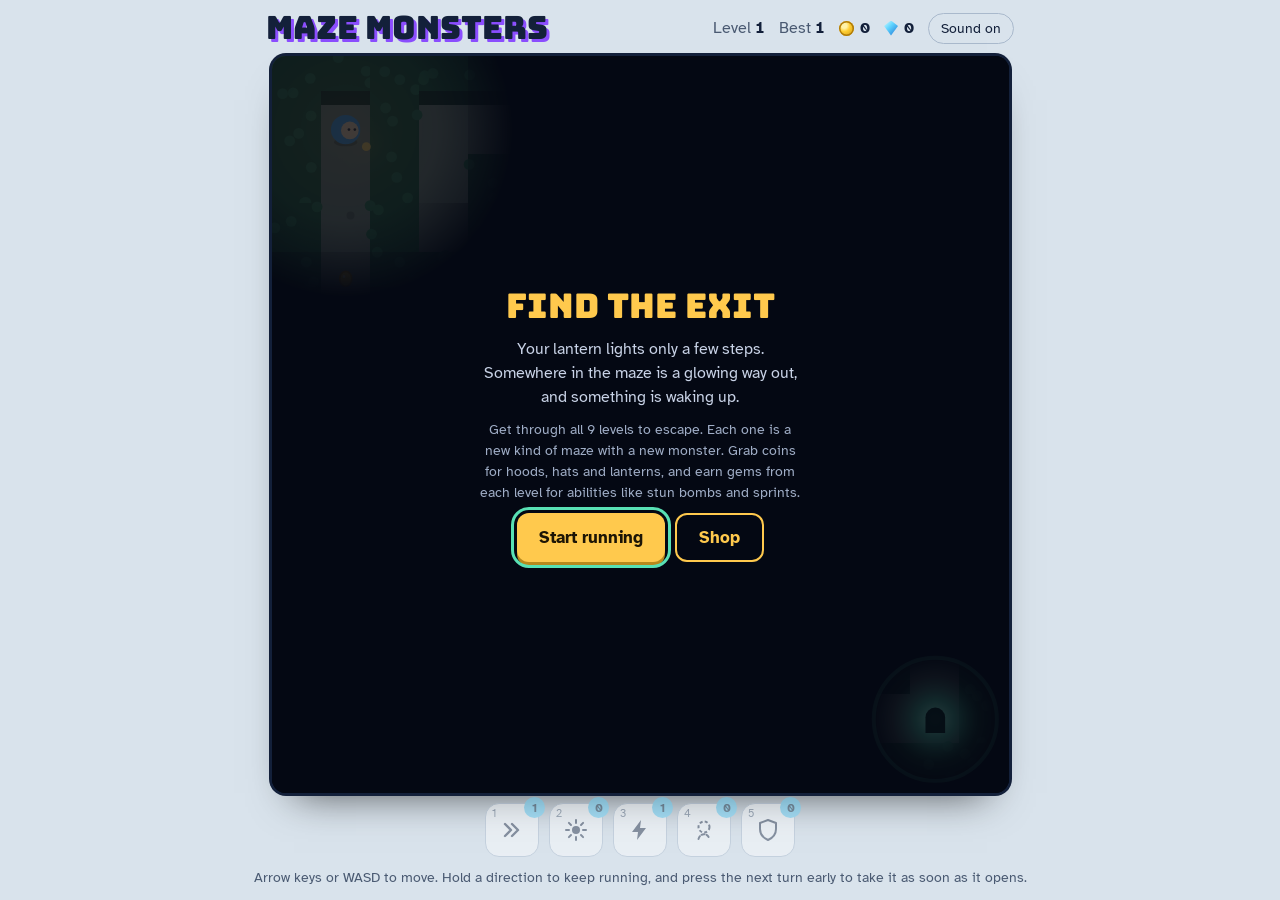
<file: maze-monsters/index.html>
<!doctype html>
<html lang="en">
<head>
<meta charset="utf-8">
<meta name="viewport" content="width=device-width, initial-scale=1, viewport-fit=cover">
<title>Maze Monsters</title>
<link rel="preconnect" href="https://fonts.googleapis.com">
<link rel="preconnect" href="https://fonts.gstatic.com" crossorigin>
<link href="https://fonts.googleapis.com/css2?family=Bungee&family=Atkinson+Hyperlegible:wght@400;700&display=swap" rel="stylesheet">
<style>
:root{
  --bg:#d9e3ec; --ink:#13203a; --muted:#4a5a72; --line:#a9b9cc; --frame:#13203a; --padbg:#ffffff;
  --title-shadow:#8b4dff; --sheet:#ffffff; --tab:#e7eef6; --tab-on:#13203a; --tab-on-ink:#ffffff; --warn:#a33a1c;
  color-scheme:light;
  box-sizing:border-box;
  padding-top:env(safe-area-inset-top,0px);
  padding-bottom:env(safe-area-inset-bottom,0px);
}
@media (prefers-color-scheme: dark){
  :root:not([data-theme="light"]){
    --bg:#0b1322; --ink:#e6ecf5; --muted:#93a3bd; --line:#2a3a58; --frame:#2a3a58; --padbg:#16223a;
    --title-shadow:#6a35d6; --sheet:#121c31; --tab:#1a2742; --tab-on:#ffc94d; --tab-on-ink:#1d1505; --warn:#ff9a7a;
    color-scheme:dark;
  }
}
:root[data-theme="dark"]{
  --bg:#0b1322; --ink:#e6ecf5; --muted:#93a3bd; --line:#2a3a58; --frame:#2a3a58; --padbg:#16223a;
  --title-shadow:#6a35d6; --sheet:#121c31; --tab:#1a2742; --tab-on:#ffc94d; --tab-on-ink:#1d1505; --warn:#ff9a7a;
  color-scheme:dark;
}
*,*::before,*::after{box-sizing:inherit}
html{height:100%;scroll-padding-top:env(safe-area-inset-top,0px)}
body{
  margin:0;height:100%;display:flex;flex-direction:column;overflow:hidden;
  background:var(--bg);color:var(--ink);
  font-family:'Atkinson Hyperlegible',system-ui,-apple-system,'Segoe UI',sans-serif;
  -webkit-user-select:none;user-select:none;-webkit-tap-highlight-color:transparent;
}
header{
  display:flex;align-items:center;justify-content:space-between;gap:10px 16px;flex-wrap:wrap;
  width:100%;max-width:780px;margin:0 auto;padding:12px 16px 4px;
}
h1{
  margin:0;font-family:'Bungee',Impact,'Arial Black',sans-serif;font-weight:400;
  font-size:clamp(22px,4.4vw,32px);line-height:1;color:var(--ink);
  text-shadow:3px 3px 0 var(--title-shadow);
}
.stats{display:flex;align-items:center;gap:14px;font-size:16px;color:var(--muted);flex-wrap:wrap}
.stats b{color:var(--ink);font-variant-numeric:tabular-nums}
.coins{display:inline-flex;align-items:center;gap:6px}
.coin{
  display:inline-block;width:15px;height:15px;border-radius:50%;flex:none;
  background:radial-gradient(circle at 35% 32%,#fff3a8 0 18%,#ffcf33 40%,#c9900e 100%);
  box-shadow:inset 0 0 0 1.5px #b07c08;
}
button{font:inherit}
#snd{
  background:transparent;color:var(--ink);border:1.5px solid var(--line);
  border-radius:999px;padding:6px 12px;cursor:pointer;font-size:14px;
}
#stage{flex:1;min-height:0;display:grid;place-items:center;padding:8px 12px}
#wrap{
  position:relative;overflow:hidden;border-radius:14px;background:#050913;
  box-shadow:0 0 0 3px var(--frame),0 22px 40px -22px rgba(0,0,0,.7);
  touch-action:none;
}
#board{display:block}
#status{
  position:absolute;top:12px;left:50%;transform:translateX(-50%);max-width:calc(100% - 24px);
  background:rgba(5,9,19,.82);color:#e8eefc;padding:6px 14px;border-radius:999px;
  font-weight:700;font-size:15px;white-space:nowrap;overflow:hidden;text-overflow:ellipsis;pointer-events:none;
  opacity:0;transition:opacity .2s;
}
#status.show{opacity:1}
#overlay{
  position:absolute;inset:0;display:flex;align-items:center;justify-content:center;
  padding:20px;text-align:center;color:#e8eefc;background:rgba(5,9,19,.76);overflow:auto;
}
#overlay[hidden]{display:none}
.card{max-width:32ch;margin:auto}
.card h2{
  margin:0 0 12px;font-family:'Bungee',Impact,'Arial Black',sans-serif;font-weight:400;
  font-size:clamp(22px,5.2vw,34px);line-height:1.1;color:#ffc94d;
}
.card p{margin:0 0 10px;line-height:1.5;color:#c8d2e6;font-size:16px}
.card .small{font-size:14px;color:#9fadc6}
.card .earned{display:inline-flex;align-items:center;gap:8px;font-weight:700;color:#ffe08a}
.card canvas.mon{display:block;width:104px;height:104px;margin:0 auto 6px}
.btnrow{display:flex;gap:10px;justify-content:center;flex-wrap:wrap;margin-top:10px}
.go,.alt{
  border-radius:12px;padding:12px 22px;font-weight:700;font-size:17px;cursor:pointer;
}
.go{background:#ffc94d;color:#1d1505;border:0;box-shadow:0 4px 0 #b8891c}
.go:active{transform:translateY(2px);box-shadow:0 2px 0 #b8891c}
.alt{background:transparent;color:#ffc94d;border:2px solid #ffc94d}
:focus-visible{outline:3px solid #59e0b4;outline-offset:3px}
#pad{
  display:none;grid-template-columns:repeat(3,64px);grid-template-rows:repeat(2,56px);
  gap:8px;justify-content:center;padding:6px 0 14px;
}
#pad button{
  background:var(--padbg);color:var(--ink);border:1.5px solid var(--line);
  border-radius:14px;font-size:20px;touch-action:none;cursor:pointer;
}
#pad [data-d="up"]{grid-column:2;grid-row:1}
#pad [data-d="left"]{grid-column:1;grid-row:2}
#pad [data-d="down"]{grid-column:2;grid-row:2}
#pad [data-d="right"]{grid-column:3;grid-row:2}
.hint{margin:0;padding:4px 16px 14px;text-align:center;color:var(--muted);font-size:14px}
@media (pointer:coarse){
  #pad{display:grid}
  .hint{display:none}
}

/* shop */
#shop{
  position:fixed;inset:0;z-index:20;display:flex;align-items:center;justify-content:center;
  padding:calc(12px + env(safe-area-inset-top,0px)) 12px calc(12px + env(safe-area-inset-bottom,0px));
  background:rgba(5,9,19,.62);
}
#shop[hidden]{display:none}
.sheet{
  width:100%;max-width:580px;max-height:100%;overflow:auto;
  background:var(--sheet);color:var(--ink);border-radius:18px;padding:18px;
  box-shadow:0 30px 60px -20px rgba(0,0,0,.6);
}
.shop-head{display:flex;align-items:center;gap:14px;margin-bottom:12px}
.shop-head h2{
  margin:0;margin-right:auto;font-family:'Bungee',Impact,'Arial Black',sans-serif;font-weight:400;font-size:24px;
}
.shop-head .coins{font-weight:700;font-size:18px;font-variant-numeric:tabular-nums}
#shopClose{
  background:var(--ink);color:var(--sheet);border:0;border-radius:10px;padding:8px 16px;font-weight:700;cursor:pointer;
}
.preview-row{display:flex;align-items:center;gap:16px;margin-bottom:14px}
#preview{width:132px;height:132px;border-radius:16px;background:#0d1830;flex:none}
.preview-row p{margin:0;color:var(--muted);line-height:1.5;font-size:15px}
.tabs{display:flex;gap:6px;margin-bottom:12px;flex-wrap:wrap}
.tabs button{
  background:var(--tab);color:var(--ink);border:0;border-radius:999px;padding:8px 16px;font-weight:700;cursor:pointer;
}
.tabs button[aria-selected="true"]{background:var(--tab-on);color:var(--tab-on-ink)}
.items{display:grid;grid-template-columns:repeat(auto-fill,minmax(120px,1fr));gap:10px}
.item{
  display:flex;flex-direction:column;align-items:center;gap:4px;padding:10px 8px 12px;cursor:pointer;
  background:transparent;color:var(--ink);border:1.5px solid var(--line);border-radius:14px;
}
.item canvas{width:56px;height:56px;border-radius:12px;background:#0d1830}
.item .nm{font-weight:700}
.item .st{font-size:14px;color:var(--muted);display:inline-flex;align-items:center;gap:5px}
.item.wearing{border-color:#ffc94d;box-shadow:inset 0 0 0 1.5px #ffc94d}
.item.wearing .st{color:var(--ink);font-weight:700}
.item:disabled{cursor:not-allowed;opacity:.62}
.item:disabled .st{color:var(--warn)}
.item .coin{width:12px;height:12px}

.item{position:relative}
.item::after{content:"";position:absolute;left:14px;right:14px;bottom:0;height:3px;border-radius:3px 3px 0 0;background:var(--rc,transparent)}
.item .rar{font-size:12px;font-weight:700;color:var(--rc,var(--muted))}
.item.locked{opacity:.85}
.item.locked .st{color:var(--muted)}
.crates{display:grid;grid-template-columns:repeat(auto-fit,minmax(210px,1fr));gap:12px}
.crate{border:1.5px solid var(--line);border-radius:16px;padding:14px;display:flex;flex-direction:column;align-items:center;gap:8px;text-align:center}
.crate canvas{width:96px;height:96px}
.crate h3,.result h3{margin:0;font-family:'Bungee',Impact,'Arial Black',sans-serif;font-weight:400;font-size:18px}
.odds{display:flex;flex-wrap:wrap;gap:2px 10px;justify-content:center;font-size:13px;color:var(--muted)}
.odds b{color:var(--rc)}
.open-btn{
  display:inline-flex;align-items:center;gap:6px;background:#ffc94d;color:#1d1505;border:0;border-radius:10px;
  padding:10px 16px;font-weight:700;cursor:pointer;box-shadow:0 3px 0 #b8891c;
}
.open-btn:active{transform:translateY(2px);box-shadow:0 1px 0 #b8891c}
.open-btn:disabled{opacity:.55;cursor:not-allowed;box-shadow:none;transform:none}
.collected{grid-column:1/-1;margin:4px 0 0;text-align:center;font-size:14px;color:var(--muted)}
#reelView[hidden],#shopMain[hidden]{display:none}
.reel{position:relative;overflow:hidden;height:118px;border-radius:14px;background:#0d1830;margin:4px 0 16px}
.reel::before,.reel::after{content:"";position:absolute;top:0;bottom:0;width:48px;z-index:1;pointer-events:none}
.reel::before{left:0;background:linear-gradient(90deg,#0d1830,rgba(13,24,48,0))}
.reel::after{right:0;background:linear-gradient(270deg,#0d1830,rgba(13,24,48,0))}
.marker{position:absolute;top:0;bottom:0;left:50%;width:3px;margin-left:-1.5px;background:#ffc94d;box-shadow:0 0 10px #ffc94d;z-index:2}
.strip{display:flex;gap:8px;padding:11px 0;will-change:transform}
.rtile{flex:none;width:88px;height:96px;border-radius:12px;background:#16223a;display:flex;align-items:center;justify-content:center;border-bottom:4px solid var(--rc)}
.rtile canvas{width:64px;height:64px}
.result{text-align:center;min-height:132px}
.result .rar{font-family:'Bungee',Impact,'Arial Black',sans-serif;font-size:15px;color:var(--rc)}
.result h3{font-size:24px;margin:2px 0 8px}
.result.epic h3{text-shadow:0 0 14px rgba(180,108,255,.8)}
.result.legendary h3{text-shadow:0 0 16px rgba(255,176,46,.95)}
.result p{margin:0 0 12px;color:var(--muted);line-height:1.5}
.btnrow2{display:flex;gap:8px;justify-content:center;flex-wrap:wrap}
.ghostbtn{background:transparent;color:var(--ink);border:1.5px solid var(--line);border-radius:10px;padding:10px 16px;font-weight:700;cursor:pointer}
.ghostbtn:disabled{opacity:.55;cursor:not-allowed}

.gem{
  display:inline-block;width:14px;height:15px;flex:none;
  background:linear-gradient(135deg,#d4fbff 0,#5fd4ff 40%,#1c6fd1 100%);
  clip-path:polygon(50% 0,100% 36%,50% 100%,0 36%);
}
#abilities{display:flex;gap:10px;justify-content:center;flex-wrap:wrap;padding:2px 12px 8px}
.ab{
  position:relative;width:54px;height:54px;border-radius:14px;cursor:pointer;touch-action:manipulation;
  border:1.5px solid var(--line);background-color:var(--padbg);color:var(--ink);display:grid;place-items:center;--p:0;
}
.ab svg{width:24px;height:24px}
.ab .cnt{
  position:absolute;right:-7px;top:-7px;min-width:21px;height:21px;padding:0 5px;border-radius:11px;
  background:#5fd4ff;color:#03263f;font-size:12px;font-weight:700;display:grid;place-items:center;
}
.ab .key{position:absolute;left:6px;top:3px;font-size:11px;color:var(--muted)}
.ab:disabled{opacity:.42;cursor:not-allowed}
.ab.on{border-color:#ffc94d;background-image:conic-gradient(rgba(255,201,77,.45) calc(var(--p) * 360deg),transparent 0)}
@media (pointer:coarse){.ab .key{display:none}}
.abil-list{display:flex;flex-direction:column;gap:10px}
.abil{display:flex;align-items:center;gap:12px;border:1.5px solid var(--line);border-radius:14px;padding:12px}
.abil-ico{width:46px;height:46px;border-radius:12px;background:#0d1830;color:#ffc94d;display:grid;place-items:center;flex:none}
.abil-ico svg{width:24px;height:24px}
.abil-txt{flex:1;min-width:0;display:flex;flex-direction:column;gap:2px;font-size:14px;color:var(--muted);line-height:1.4}
.abil-txt b{color:var(--ink);font-size:16px}
.gem-btn{
  display:inline-flex;align-items:center;gap:6px;flex:none;background:#5fd4ff;color:#03263f;border:0;border-radius:10px;
  padding:10px 14px;font-weight:700;cursor:pointer;box-shadow:0 3px 0 #2a8fc2;white-space:nowrap;
}
.gem-btn:active{transform:translateY(2px);box-shadow:0 1px 0 #2a8fc2}
.gem-btn:disabled{opacity:.55;cursor:not-allowed;box-shadow:none;transform:none}
.gem-note{margin:12px 0 0;text-align:center;font-size:14px;color:var(--muted)}
</style>
</head>
<body>
<header>
  <h1>Maze Monsters</h1>
  <div class="stats">
    <span>Level <b id="lvl">1</b></span>
    <span>Best <b id="best">1</b></span>
    <span class="coins" aria-label="Coins"><i class="coin" aria-hidden="true"></i><b id="wallet">0</b></span>
    <span class="coins" aria-label="Gems"><i class="gem" aria-hidden="true"></i><b id="gems">0</b></span>
    <button id="snd" type="button" aria-pressed="true">Sound on</button>
  </div>
</header>

<main id="stage">
  <div id="wrap">
    <canvas id="board" role="img" aria-label="Maze game board"></canvas>
    <div id="status" aria-live="polite"></div>
    <div id="overlay"><div class="card" id="card"></div></div>
  </div>
</main>

<div id="abilities" role="group" aria-label="Abilities"></div>

<div id="pad" aria-label="Movement controls">
  <button type="button" data-d="up" aria-label="Move up">▲</button>
  <button type="button" data-d="left" aria-label="Move left">◀</button>
  <button type="button" data-d="down" aria-label="Move down">▼</button>
  <button type="button" data-d="right" aria-label="Move right">▶</button>
</div>
<p class="hint">Arrow keys or WASD to move. Hold a direction to keep running, and press the next turn early to take it as soon as it opens.</p>

<div id="shop" hidden role="dialog" aria-modal="true" aria-labelledby="shopTitle">
  <div class="sheet">
    <div class="shop-head">
      <h2 id="shopTitle">Shop</h2>
      <span class="coins" aria-label="Coins"><i class="coin" aria-hidden="true"></i><span id="shopCoins">0</span></span>
      <span class="coins" aria-label="Gems"><i class="gem" aria-hidden="true"></i><span id="shopGems">0</span></span>
      <button id="shopClose" type="button">Done</button>
    </div>
    <div class="preview-row">
      <canvas id="preview"></canvas>
      <p>Coins buy hoods, hats, lanterns and crates. Gems from clearing levels buy abilities. Pick something you own to wear it.</p>
    </div>
    <div id="shopMain">
      <div class="tabs" role="tablist">
        <button type="button" role="tab" data-tab="hood">Hoods</button>
        <button type="button" role="tab" data-tab="hat">Hats</button>
        <button type="button" role="tab" data-tab="lantern">Lanterns</button>
        <button type="button" role="tab" data-tab="crates">Crates</button>
        <button type="button" role="tab" data-tab="abilities">Abilities</button>
      </div>
      <div class="items" id="items"></div>
    </div>
    <div id="reelView" hidden>
      <div class="reel" id="reel"><div class="marker"></div><div class="strip" id="strip"></div></div>
      <div class="result" id="result" aria-live="polite"></div>
    </div>
  </div>
</div>

<script>
(() => {
  const $ = s => document.querySelector(s);
  const stage = $('#stage'), wrap = $('#wrap'), cvs = $('#board'), ctx = cvs.getContext('2d');
  const overlay = $('#overlay'), card = $('#card'), statusEl = $('#status');
  const lvlEl = $('#lvl'), bestEl = $('#best'), walletEl = $('#wallet'), sndBtn = $('#snd');
  const shopEl = $('#shop'), itemsEl = $('#items'), shopCoins = $('#shopCoins'), preview = $('#preview'), pctx = preview.getContext('2d');
  const mk = () => { const c = document.createElement('canvas'); return [c, c.getContext('2d')]; };
  const [dark, dctx] = mk(), [mazeC, mctx] = mk(), [seenC, sctx] = mk();
  const reduce = matchMedia('(prefers-reduced-motion: reduce)').matches;

  const DIRS = { up: [0, -1], down: [0, 1], left: [-1, 0], right: [1, 0] };
  const OPP = { up: 'down', down: 'up', left: 'right', right: 'left' };
  const PLAYER_STEP = 0.13, HEAD_START = 3000, FINAL = 9;

  /* ---------- content ---------- */
  const THEMES = [
    { name: 'Hedge garden', gen: 'dfs', loops: .12, light: 3.4, floor: '#7d8f83', speck: 'rgba(38,52,46,.28)', wall: '#143628', top: '#21603f', deco: 'leaves', decoCol: '#2f7d55', dark: '#050913' },
    { name: 'Stone crypt', gen: 'rooms', loops: .06, light: 3.0, floor: '#6f6a64', speck: 'rgba(30,26,22,.35)', wall: '#232129', top: '#4a4752', deco: 'bricks', decoCol: '#33303a', dark: '#07060a' },
    { name: 'Ice cavern', gen: 'prim', loops: .08, light: 3.7, floor: '#a9c4d6', speck: 'rgba(255,255,255,.5)', wall: '#1b3a58', top: '#3d78a6', deco: 'shine', decoCol: 'rgba(210,240,255,.7)', dark: '#040b16' },
    { name: 'Mushroom grove', gen: 'tree', loops: .1, light: 2.9, floor: '#5f5a73', speck: 'rgba(20,16,30,.3)', wall: '#1d1433', top: '#3a2a5c', deco: 'leaves', decoCol: '#55418a', dark: '#05030c', shrooms: true },
    { name: 'Ember caves', gen: 'braid', loops: 0, light: 3.3, floor: '#6b5348', speck: 'rgba(255,120,40,.2)', wall: '#250f0a', top: '#572116', deco: 'cracks', decoCol: '#ff7a2e', dark: '#0a0302' }
  ];

  const MON = {
    stalker: { name: 'Stalker', color: '#8b4dff', base: .24, desc: 'Always takes the shortest path to you.' },
    charger: { name: 'Charger', color: '#ff5a36', base: .3, desc: 'Wanders the halls, but if it spots you down a straight corridor it charges. Duck round a corner and it slams into the wall.' },
    phantom: { name: 'Phantom', color: '#cfe8ff', base: .46, desc: 'Slow, but drifts straight through walls. Dead ends won’t save you.' },
    blinker: { name: 'Blinker', color: '#3ddc84', base: .3, desc: 'Every few seconds it vanishes and reappears a short way from you. Watch for the green sparkle.' },
    mimic: { name: 'Mimic', color: '#ffcf33', base: .2, desc: 'Pretends to be a coin until you get close, then bites. Look for the one coin that doesn’t spin.' },
    shadow: { name: 'Shadow', color: '#15111f', base: .28, desc: 'Almost invisible in the dark. If it gets close it snuffs out your lantern for a few seconds.' },
    splitter: { name: 'Splitter', color: '#ff6fb5', base: .32, desc: 'Big and slow, until it gets near you. Then it splits into two quick little Splitlings.' },
    splitling: { name: 'Splitling', color: '#ff8fc7', base: .19, desc: '' },
    warden: { name: 'Warden', color: '#62758f', base: .23, desc: 'Guards the exit and chases anyone who comes close, but tires quickly and naps. You can sneak right past a napping Warden.' }
  };
  const INTRO = { stalker: 1, charger: 2, phantom: 3, blinker: 4, mimic: 6, shadow: 7, splitter: 8, warden: 9 };
  const TYPES = Object.keys(INTRO);

  const SHOP = {
    hood: [
      { id: 'sky', name: 'Sky', price: 0, color: '#3fa7ff' },
      { id: 'mint', name: 'Mint', price: 15, color: '#3ddcb0' },
      { id: 'sun', name: 'Sunflower', price: 20, color: '#ffcc33' },
      { id: 'rose', name: 'Rose', price: 25, color: '#ff6b9a' },
      { id: 'lilac', name: 'Lilac', price: 25, color: '#b79cff' },
      { id: 'tangerine', name: 'Tangerine', price: 50, color: '#ff8a3d' },
      { id: 'forest', name: 'Forest', price: 55, color: '#2f9e5b' },
      { id: 'night', name: 'Midnight', price: 65, color: '#33449a' },
      { id: 'snow', name: 'Snow', price: 70, color: '#eef3fb' },
      { id: 'stripes', name: 'Candy stripes', price: 140, color: '#ff4f73', pattern: 'stripes' },
      { id: 'polka', name: 'Polka dots', price: 160, color: '#3fa7ff', pattern: 'polka' },
      { id: 'rainbow', name: 'Rainbow', price: 250, pattern: 'rainbow' },
      { id: 'aurora', name: 'Aurora', crate: true, rarity: 'epic', pattern: 'aurora' },
      { id: 'gold', name: 'Solid gold', crate: true, rarity: 'epic', pattern: 'gold' },
      { id: 'galaxy', name: 'Galaxy', crate: true, rarity: 'legendary', pattern: 'galaxy' },
      { id: 'magma', name: 'Magma', crate: true, rarity: 'legendary', pattern: 'magma' }
    ],
    hat: [
      { id: 'none', name: 'No hat', price: 0 },
      { id: 'sprout', name: 'Sprout', price: 10 },
      { id: 'cap', name: 'Cap', price: 20 },
      { id: 'bow', name: 'Bow', price: 25 },
      { id: 'beanie', name: 'Beanie', price: 50 },
      { id: 'headphones', name: 'Headphones', price: 70 },
      { id: 'tophat', name: 'Top hat', price: 90 },
      { id: 'wizard', name: 'Wizard hat', price: 110 },
      { id: 'pirate', name: 'Pirate hat', price: 150 },
      { id: 'crown', name: 'Crown', price: 220 },
      { id: 'halo', name: 'Halo', crate: true, rarity: 'epic' },
      { id: 'unicorn', name: 'Unicorn horn', crate: true, rarity: 'epic' },
      { id: 'flame', name: 'Flame crown', crate: true, rarity: 'legendary' }
    ],
    lantern: [
      { id: 'amber', name: 'Amber', price: 0, color: '#ffd76a', glow: '255,196,90' },
      { id: 'moon', name: 'Moonlight', price: 55, color: '#d6ebff', glow: '160,200,255' },
      { id: 'ember', name: 'Ember', price: 60, color: '#ff7a45', glow: '255,110,60' },
      { id: 'frost', name: 'Frost', price: 75, color: '#a8f3ff', glow: '140,240,255' },
      { id: 'fairy', name: 'Fairy', price: 90, color: '#a6ff8f', glow: '130,255,140' },
      { id: 'sunset', name: 'Sunset', price: 110, color: '#ff9a5c', glow: '255,150,90' },
      { id: 'violet', name: 'Violet', price: 130, color: '#d9a3ff', glow: '200,140,255' },
      { id: 'void', name: 'Void', crate: true, rarity: 'epic', color: '#9b6bff', glow: '120,70,255' },
      { id: 'prism', name: 'Prism', crate: true, rarity: 'epic', color: 'rainbow' },
      { id: 'star', name: 'Starlight', crate: true, rarity: 'legendary', color: '#fff4c2', glow: '255,240,190' }
    ]
  };
  const RAR = {
    common: { label: 'Common', color: '#9aa8bd', refund: 15 },
    uncommon: { label: 'Uncommon', color: '#4cd07a', refund: 22 },
    rare: { label: 'Rare', color: '#4fa3ff', refund: 30 },
    epic: { label: 'Epic', color: '#b46cff', refund: 60 },
    legendary: { label: 'Legendary', color: '#ffb02e', refund: 100 }
  };
  const rarityOf = it => it.rarity || (it.price <= 30 ? 'common' : it.price <= 80 ? 'uncommon' : 'rare');
  const CRATES = [
    { id: 'mystery', name: 'Mystery crate', price: 75, odds: { common: 45, uncommon: 25, rare: 18, epic: 10, legendary: 2 } },
    { id: 'cosmic', name: 'Cosmic crate', price: 325, odds: { rare: 55, epic: 33, legendary: 12 } }
  ];

  /* ---------- storage ---------- */
  const store = {
    get(k, d) { try { const v = localStorage.getItem(k); return v === null ? d : JSON.parse(v); } catch (e) { return d; } },
    set(k, v) { try { localStorage.setItem(k, JSON.stringify(v)); } catch (e) {} }
  };
  let best = Math.min(9, store.get('mm-best', 1)) || 1, muted = store.get('mm-muted', false), wallet = store.get('mm-coins', 0);
  let owned = store.get('mm-owned', null), equip = store.get('mm-equip', null), met = store.get('mm-met', ['stalker']);
  if (!owned || typeof owned !== 'object') owned = {};
  if (!equip || typeof equip !== 'object') equip = {};
  for (const cat in SHOP) {
    if (!Array.isArray(owned[cat])) owned[cat] = [];
    if (!owned[cat].includes(SHOP[cat][0].id)) owned[cat].push(SHOP[cat][0].id);
    if (!owned[cat].includes(equip[cat])) equip[cat] = SHOP[cat][0].id;
  }
  if (!Array.isArray(met)) met = ['stalker'];
  if (typeof wallet !== 'number' || !isFinite(wallet)) wallet = 0;
  const ABIL = [
    { id: 'sprint', name: 'Sprint', cost: 5, dur: 4000, desc: 'Run nearly twice as fast for 4 seconds.',
      icon: '<path d="M5 6l6 6-6 6M12 6l6 6-6 6" fill="none" stroke="currentColor" stroke-width="2.4" stroke-linecap="round" stroke-linejoin="round"/>' },
    { id: 'flare', name: 'Flare', cost: 7, dur: 3500, desc: 'Lights up a huge area around you for a few seconds, and relights a snuffed lantern.',
      icon: '<circle cx="12" cy="12" r="4" fill="currentColor"/><path d="M12 2v3M12 19v3M2 12h3M19 12h3M4.9 4.9 7 7M17 17l2.1 2.1M4.9 19.1 7 17M17 7l2.1-2.1" stroke="currentColor" stroke-width="2" stroke-linecap="round"/>' },
    { id: 'stun', name: 'Stun bomb', cost: 10, dur: 3000, desc: 'Knocks out every monster within 4 steps for 3 seconds. Stunned monsters can’t hurt you.',
      icon: '<path d="M13 2 4 14h6l-1 8 9-12h-6l1-8z" fill="currentColor"/>' },
    { id: 'decoy', name: 'Decoy', cost: 13, dur: 6000, desc: 'Leaves a fake you behind. Monsters chase it instead of you for 6 seconds.',
      icon: '<circle cx="12" cy="9" r="5.5" fill="none" stroke="currentColor" stroke-width="2" stroke-dasharray="3 2.2"/><path d="M6.5 21c1-3.2 3.1-4.8 5.5-4.8s4.5 1.6 5.5 4.8" fill="none" stroke="currentColor" stroke-width="2" stroke-linecap="round" stroke-dasharray="3 2.2"/>' },
    { id: 'shield', name: 'Shield', cost: 16, dur: 12000, desc: 'For 12 seconds, blocks the next hit and stuns whatever hit you.',
      icon: '<path d="M12 2l8 3v6c0 5-3.5 9-8 11-4.5-2-8-6-8-11V5l8-3z" fill="none" stroke="currentColor" stroke-width="2" stroke-linejoin="round"/>' }
  ];
  const MAX_CHARGES = 9;
  let gems = store.get('mm-gems', 0), charges = store.get('mm-abil', null);
  if (typeof gems !== 'number' || !isFinite(gems)) gems = 0;
  if (!charges || typeof charges !== 'object') charges = { sprint: 1, stun: 1 };
  for (const a of ABIL) if (typeof charges[a.id] !== 'number') charges[a.id] = 0;
  const saveAbil = () => { store.set('mm-abil', charges); store.set('mm-gems', gems); };
  // free Mystery crates: one for each level from 3 upwards the first time you beat it
  let freeCrates = store.get('mm-free', 0), cleared = store.get('mm-cleared', null);
  if (typeof freeCrates !== 'number' || !isFinite(freeCrates)) freeCrates = 0;
  if (typeof cleared !== 'number' || !isFinite(cleared)) cleared = Math.max(0, best - 1);
  const freeLine = () => freeCrates ? `<p class="small">You have ${freeCrates} free crate${freeCrates > 1 ? 's' : ''} waiting in the shop.</p>` : '';
  const saveShop = () => { store.set('mm-owned', owned); store.set('mm-equip', equip); store.set('mm-coins', wallet); };
  const item = (cat, id) => SHOP[cat].find(i => i.id === id) || SHOP[cat][0];
  bestEl.textContent = best;
  const gemsEl = $('#gems'), shopGems = $('#shopGems');
  const showWallet = () => { walletEl.textContent = wallet; shopCoins.textContent = wallet; gemsEl.textContent = gems; shopGems.textContent = gems; };
  showWallet();

  /* ---------- sound ---------- */
  let actx = null;
  function ac() {
    if (!actx) { try { actx = new (window.AudioContext || window.webkitAudioContext)(); } catch (e) { actx = null; } }
    if (actx && actx.state === 'suspended') actx.resume();
    return actx;
  }
  function tone(f, dur, type, vol, slide, delay = 0) {
    if (muted) return;
    const a = ac(); if (!a) return;
    const t0 = a.currentTime + delay;
    const o = a.createOscillator(), g = a.createGain();
    o.type = type; o.frequency.setValueAtTime(f, t0);
    if (slide) o.frequency.exponentialRampToValueAtTime(slide, t0 + dur);
    g.gain.setValueAtTime(0.0001, t0);
    g.gain.exponentialRampToValueAtTime(vol, t0 + 0.012);
    g.gain.exponentialRampToValueAtTime(0.0001, t0 + dur);
    o.connect(g); g.connect(a.destination);
    o.start(t0); o.stop(t0 + dur + 0.05);
  }
  const sfx = {
    beat() { tone(78, .13, 'sine', .5, 42); tone(64, .12, 'sine', .35, 38, .16); },
    growl() { tone(120, .6, 'sawtooth', .12, 55); },
    roar() { tone(190, .35, 'sawtooth', .16, 90); },
    thud() { tone(95, .22, 'square', .18, 40); },
    blink() { tone(1300, .28, 'sine', .1, 260); },
    snuff() { tone(600, .5, 'sine', .14, 80); },
    split() { tone(500, .12, 'square', .1, 900); tone(500, .12, 'square', .1, 900, .1); },
    coin() { tone(988, .07, 'square', .06); tone(1319, .12, 'square', .06, 0, .06); },
    buy() { [660, 880, 1320].forEach((f, i) => tone(f, .12, 'triangle', .14, 0, i * .06)); },
    tick() { tone(1800, .03, 'square', .035); },
    boom() { tone(110, .5, 'sawtooth', .18, 40); tone(60, .6, 'sine', .4, 30); },
    whoosh() { tone(380, .35, 'sine', .14, 1300); },
    flare() { tone(700, .7, 'triangle', .12, 1600); },
    shield() { tone(520, .3, 'sine', .14, 780); tone(780, .3, 'sine', .1, 1040, .12); },
    shieldBreak() { tone(1100, .3, 'square', .1, 180); },
    gem() { [1175, 1568, 2093].forEach((f, i) => tone(f, .15, 'sine', .12, 0, .25 + i * .07)); },
    epic() { [587, 740, 880, 1175].forEach((f, i) => tone(f, .22, 'triangle', .18, 0, i * .09)); },
    legend() { [523, 659, 784, 1047, 1319, 1568].forEach((f, i) => tone(f, .3, 'triangle', .2, 0, i * .08)); tone(2093, .8, 'sine', .1, 0, .5); },
    win() { [523, 659, 784, 1047].forEach((f, i) => tone(f, .2, 'triangle', .18, 0, i * .08)); },
    caught() { tone(420, .7, 'sawtooth', .18, 50); tone(90, .5, 'square', .08, 40, .05); }
  };
  function setSoundLabel() { sndBtn.textContent = muted ? 'Sound off' : 'Sound on'; sndBtn.setAttribute('aria-pressed', String(!muted)); }
  sndBtn.addEventListener('click', () => { muted = !muted; store.set('mm-muted', muted); setSoundLabel(); if (!muted) ac(); });
  setSoundLabel();

  /* ---------- state ---------- */
  let S = 0, CELL = 1, DPR = 1, W = 0, H = 0, grid = null, seen = null, seed = 1, theme = THEMES[0], LIGHT = 3.4;
  let player = null, monsters = [], exit = { x: 0, y: 0 }, distMap = null, exitDist = null, coins = new Set(), shrooms = [], popups = [];
  let state = 'title', level = 1, nowT = 0, statusMsg = '', statusUntil = 0, runCoins = 0, caughtBy = 'stalker';
  let lastBeat = 0, pulse = 0, minDist = 99, lightMul = 1, snuffUntil = 0;
  let chaseMap = null, decoy = null, fx = [], active = {}, runGems = 0;

  /* ---------- maze generation ---------- */
  const rand = n => Math.floor(Math.random() * n);
  const shuffle = a => { for (let i = a.length - 1; i > 0; i--) { const j = rand(i + 1); [a[i], a[j]] = [a[j], a[i]]; } return a; };
  function rng(s) { return () => { s = (s * 1664525 + 1013904223) >>> 0; return s / 4294967296; }; }
  const inner = (x, y) => x > 0 && y > 0 && x < W - 1 && y < H - 1;
  const cellNbrs = (x, y) => [[2, 0], [-2, 0], [0, 2], [0, -2]].map(([dx, dy]) => [x + dx, y + dy, dx, dy]).filter(([nx, ny]) => inner(nx, ny));

  function carveTree(newest) {
    const list = [[1, 1]]; grid[1][1] = 0;
    while (list.length) {
      const i = Math.random() < newest ? list.length - 1 : rand(list.length);
      const [x, y] = list[i];
      const n = cellNbrs(x, y).filter(([nx, ny]) => grid[ny][nx] === 1);
      if (!n.length) { list.splice(i, 1); continue; }
      const [nx, ny, dx, dy] = n[rand(n.length)];
      grid[y + dy / 2][x + dx / 2] = 0; grid[ny][nx] = 0; list.push([nx, ny]);
    }
  }
  function carvePrim() {
    grid[1][1] = 0;
    const front = cellNbrs(1, 1).map(([nx, ny, dx, dy]) => [1 + dx / 2, 1 + dy / 2, nx, ny]);
    while (front.length) {
      const [wx, wy, nx, ny] = front.splice(rand(front.length), 1)[0];
      if (grid[ny][nx] !== 1) continue;
      grid[wy][wx] = 0; grid[ny][nx] = 0;
      for (const [ax, ay, dx, dy] of cellNbrs(nx, ny)) if (grid[ay][ax] === 1) front.push([nx + dx / 2, ny + dy / 2, ax, ay]);
    }
  }
  function addLoops(frac) {
    const cand = [];
    for (let y = 1; y < H - 1; y++) for (let x = 1; x < W - 1; x++)
      if (grid[y][x] === 1 && ((x % 2 === 1 && y % 2 === 0) || (x % 2 === 0 && y % 2 === 1))) cand.push([x, y]);
    shuffle(cand);
    const k = Math.floor(cand.length * frac);
    for (let i = 0; i < k; i++) grid[cand[i][1]][cand[i][0]] = 0;
  }
  function carveRooms(c) {
    const k = Math.floor(c / 3) + 1;
    for (let i = 0; i < k; i++) {
      const rw = 2 + rand(2), rh = 2 + rand(2);
      const ox = rand(c - rw + 1), oy = rand(c - rh + 1);
      for (let y = 2 * oy + 1; y <= 2 * (oy + rh - 1) + 1; y++) for (let x = 2 * ox + 1; x <= 2 * (ox + rw - 1) + 1; x++) grid[y][x] = 0;
    }
  }
  function braid(p) {
    for (let y = 1; y < H - 1; y += 2) for (let x = 1; x < W - 1; x += 2) {
      const walls = Object.keys(DIRS).filter(k => grid[y + DIRS[k][1]][x + DIRS[k][0]] === 1);
      if (walls.length !== 3 || Math.random() > p) continue;
      const ok = walls.filter(k => inner(x + DIRS[k][0] * 2, y + DIRS[k][1] * 2));
      if (ok.length) { const k = ok[rand(ok.length)]; grid[y + DIRS[k][1]][x + DIRS[k][0]] = 0; }
    }
  }
  function genMaze(c, th) {
    W = H = 2 * c + 1;
    grid = Array.from({ length: H }, () => Array(W).fill(1));
    if (th.gen === 'prim') carvePrim();
    else carveTree(th.gen === 'tree' ? .5 : 1);
    if (th.gen === 'rooms') carveRooms(c);
    if (th.gen === 'braid') braid(.75);
    if (th.loops) addLoops(th.loops);
  }

  function bfs(sx, sy) {
    const d = []; for (let y = 0; y < H; y++) d.push(new Int16Array(W).fill(-1));
    const q = new Int32Array(W * H); let h = 0, tl = 0;
    d[sy][sx] = 0; q[tl++] = sy * W + sx;
    while (h < tl) {
      const v = q[h++], x = v % W, y = (v / W) | 0, nd = d[y][x] + 1;
      for (const key in DIRS) {
        const nx = x + DIRS[key][0], ny = y + DIRS[key][1];
        if (grid[ny][nx] || d[ny][nx] >= 0) continue;
        d[ny][nx] = nd; q[tl++] = ny * W + nx;
      }
    }
    return d;
  }

  const rect = (x, y) => {
    const x0 = Math.floor(x * CELL), y0 = Math.floor(y * CELL);
    return [x0, y0, Math.floor((x + 1) * CELL) - x0, Math.floor((y + 1) * CELL) - y0];
  };

  function buildMaze() {
    const r = rng(seed), th = theme;
    mctx.setTransform(DPR, 0, 0, DPR, 0, 0);
    mctx.fillStyle = th.floor; mctx.fillRect(0, 0, S, S);
    for (let y = 0; y < H; y++) for (let x = 0; x < W; x++) {
      const [x0, y0, w, h] = rect(x, y);
      if (grid[y][x]) {
        const below = y + 1 < H && grid[y + 1][x];
        const th2 = below ? h : Math.round(h * .72);
        mctx.fillStyle = th.wall; mctx.fillRect(x0, y0, w, h);
        mctx.fillStyle = th.top; mctx.fillRect(x0, y0, w, th2);
        mctx.fillStyle = mctx.strokeStyle = th.decoCol;
        if (th.deco === 'leaves') {
          const s = Math.max(1.5, CELL * .11);
          for (let i = 0; i < 3; i++) { mctx.beginPath(); mctx.arc(x0 + r() * w, y0 + r() * th2, s, 0, 7); mctx.fill(); }
        } else if (th.deco === 'bricks') {
          mctx.lineWidth = Math.max(1, CELL * .06);
          mctx.beginPath(); mctx.moveTo(x0, y0 + th2 * .5); mctx.lineTo(x0 + w, y0 + th2 * .5);
          const off = (y % 2) * .5;
          mctx.moveTo(x0 + w * (.25 + off * .5), y0); mctx.lineTo(x0 + w * (.25 + off * .5), y0 + th2 * .5);
          mctx.moveTo(x0 + w * (.75 - off * .5), y0 + th2 * .5); mctx.lineTo(x0 + w * (.75 - off * .5), y0 + th2);
          mctx.stroke();
        } else if (th.deco === 'shine') {
          if (r() < .55) {
            mctx.lineWidth = Math.max(1, CELL * .07);
            const sx = x0 + r() * w * .6;
            mctx.beginPath(); mctx.moveTo(sx, y0 + th2 * .7); mctx.lineTo(sx + w * .3, y0 + th2 * .2); mctx.stroke();
          }
        } else if (th.deco === 'cracks') {
          if (r() < .4) {
            mctx.lineWidth = Math.max(1, CELL * .06);
            let cx = x0 + r() * w, cy = y0 + th2 * .15;
            mctx.beginPath(); mctx.moveTo(cx, cy);
            for (let i = 0; i < 3; i++) { cx += (r() - .5) * w * .5; cy += th2 * .25; mctx.lineTo(cx, cy); }
            mctx.stroke();
          }
        }
      } else if (r() < .35) {
        mctx.fillStyle = th.speck;
        mctx.beginPath(); mctx.arc(x0 + r() * w, y0 + r() * h, Math.max(1, CELL * .08), 0, 7); mctx.fill();
      }
    }
  }

  function paintSeen(x, y) {
    sctx.setTransform(DPR, 0, 0, DPR, 0, 0);
    sctx.fillStyle = '#fff';
    const [x0, y0, w, h] = rect(x, y); sctx.fillRect(x0, y0, w, h);
  }
  function redrawSeen() {
    sctx.setTransform(1, 0, 0, 1, 0, 0); sctx.clearRect(0, 0, seenC.width, seenC.height);
    for (let y = 0; y < H; y++) for (let x = 0; x < W; x++) if (seen[y][x]) paintSeen(x, y);
  }
  function markSeen() {
    const rr = Math.max(1.2, LIGHT * lightMul - 0.8), r = Math.ceil(rr);
    for (let dy = -r; dy <= r; dy++) for (let dx = -r; dx <= r; dx++) {
      const x = player.x + dx, y = player.y + dy;
      if (x < 0 || y < 0 || x >= W || y >= H || seen[y][x] || dx * dx + dy * dy > rr * rr) continue;
      seen[y][x] = 1; paintSeen(x, y);
    }
  }

  /* ---------- level setup ---------- */
  const mkEnt = (x, y, step) => ({ x, y, px: x, py: y, t: 1, moving: false, step, cur: step, dir: null, face: 'down' });
  const pos = e => ({ x: e.px + (e.x - e.px) * e.t, y: e.py + (e.y - e.py) * e.t });

  function levelTypes(n) {
    const intro = TYPES.find(t => INTRO[t] === n);
    const unlocked = TYPES.filter(t => INTRO[t] < n);
    let list;
    if (n <= 4) list = [intro];
    else {
      const count = n >= 10 ? 3 : 2;
      const pool = shuffle(unlocked.slice());
      list = intro ? [intro, ...pool.slice(0, count - 1)] : pool.slice(0, count);
    }
    // the countdown follows the first monster, so a disguised Mimic or a posted Warden goes last
    const late = t => (t === 'mimic' || t === 'warden') ? 1 : 0;
    return list.sort((a, b) => late(a) - late(b));
  }

  function setupLevel(n) {
    theme = THEMES[(n - 1) % THEMES.length];
    LIGHT = theme.light;
    const c = Math.min(5 + n * 2, 19);
    genMaze(c, theme);
    seed = (Math.random() * 1e9) >>> 0;
    exit = { x: W - 2, y: H - 2 };
    player = mkEnt(1, 1, PLAYER_STEP); player.face = 'right';

    const fromStart = bfs(1, 1);
    let maxd = 0; const open = [];
    for (let y = 1; y < H - 1; y++) for (let x = 1; x < W - 1; x++) if (!grid[y][x]) { open.push([x, y]); maxd = Math.max(maxd, fromStart[y][x]); }

    const types = levelTypes(n);
    const scale = Math.max(.55, 1 - (n - 1) * .05) * (types.length > 1 ? 1.1 : 1);
    const spawnCand = open.filter(([x, y]) => fromStart[y][x] >= maxd * .5 && Math.abs(x - exit.x) + Math.abs(y - exit.y) >= 4);
    exitDist = bfs(exit.x, exit.y);
    const route = [];
    {
      let x = 1, y = 1;
      while (exitDist[y][x] > 0) {
        route.push([x, y]);
        for (const k in DIRS) {
          const nx = x + DIRS[k][0], ny = y + DIRS[k][1];
          if (!grid[ny][nx] && exitDist[ny][nx] === exitDist[y][x] - 1) { x = nx; y = ny; break; }
        }
      }
    }
    const taken = [];
    monsters = types.map((type, i) => {
      let pick = null;
      if (type === 'warden') pick = [exit.x, exit.y];
      if (type === 'mimic') pick = route[Math.floor(route.length * (.35 + Math.random() * .3))];
      for (let tries = 0; tries < 40 && !pick; tries++) {
        const p = spawnCand[rand(spawnCand.length)];
        if (p && taken.every(([tx, ty]) => Math.abs(tx - p[0]) + Math.abs(ty - p[1]) >= 5)) pick = p;
      }
      if (!pick) pick = spawnCand[rand(spawnCand.length)] || [W - 2, 1];
      taken.push(pick);
      const m = mkEnt(pick[0], pick[1], MON[type].base * scale);
      Object.assign(m, { type, order: i, awake: false, wake: 0, dist: 99, bobSeed: Math.random() * 10,
        charge: null, warnUntil: 0, stunUntil: 0, phase: null, phaseEnd: 0, blinkAt: 0,
        revealed: false, napUntil: 0, chaseT: 0, chasing: false, awokeAt: 0, snuffCd: 0 });
      return m;
    });
    armWake();

    coins = new Set();
    const coinCand = shuffle(open.filter(([x, y]) => fromStart[y][x] >= 3 && !(x === exit.x && y === exit.y)
      && !monsters.some(m => m.type === 'mimic' && m.x === x && m.y === y)));
    const nCoins = Math.min(6 + n * 2, 26, coinCand.length);
    for (let i = 0; i < nCoins; i++) coins.add(coinCand[i][1] * W + coinCand[i][0]);

    shrooms = [];
    if (theme.shrooms) {
      const sc = shuffle(open.filter(([x, y]) => Object.values(DIRS).filter(([dx, dy]) => grid[y + dy][x + dx]).length >= 2 && fromStart[y][x] > 2));
      const k = Math.min(sc.length, Math.round(W * .7));
      for (let i = 0; i < k; i++) shrooms.push({ x: sc[i][0], y: sc[i][1], hue: rand(2), ph: Math.random() * 6 });
    }

    seen = Array.from({ length: H }, () => new Uint8Array(W));
    popups = [];
    CELL = S / W;
    buildMaze(); redrawSeen(); markSeen();
    distMap = bfs(1, 1); chaseMap = distMap; decoy = null; active = {}; fx = [];
    held.length = 0; autoDir = null; minDist = 99; snuffUntil = 0; lightMul = 1;
    lvlEl.textContent = n;
  }

  function armWake() { monsters.forEach((m, i) => { m.wake = nowT + HEAD_START + i * 2000; }); }

  function resize() {
    const aw = stage.clientWidth - 24, ah = stage.clientHeight - 16;
    S = Math.max(220, Math.floor(Math.min(aw, ah)));
    DPR = Math.min(window.devicePixelRatio || 1, 2);
    for (const c of [cvs, dark, mazeC, seenC]) { c.width = Math.round(S * DPR); c.height = Math.round(S * DPR); }
    cvs.style.width = wrap.style.width = S + 'px';
    cvs.style.height = wrap.style.height = S + 'px';
    if (grid) { CELL = S / W; buildMaze(); redrawSeen(); }
  }

  /* ---------- input ---------- */
  const held = []; let autoDir = null;
  const keymap = { ArrowUp: 'up', KeyW: 'up', ArrowDown: 'down', KeyS: 'down', ArrowLeft: 'left', KeyA: 'left', ArrowRight: 'right', KeyD: 'right' };
  const press = d => { autoDir = null; const i = held.indexOf(d); if (i >= 0) held.splice(i, 1); held.push(d); };
  const release = d => { const i = held.indexOf(d); if (i >= 0) held.splice(i, 1); };

  addEventListener('keydown', e => {
    if (!shopEl.hidden) { if (e.code === 'Escape' && !spinning) { e.preventDefault(); closeShop(); } return; }
    if (!overlay.hidden) {
      const a = document.activeElement;
      const onButton = a && a.tagName === 'BUTTON' && overlay.contains(a);
      if ((e.code === 'Enter' || e.code === 'Space') && !onButton) { e.preventDefault(); primary(); }
      return;
    }
    const num = /^(Digit|Numpad)([1-5])$/.exec(e.code);
    if (num) { e.preventDefault(); if (!e.repeat) useAbility(ABIL[+num[2] - 1].id); return; }
    const d = keymap[e.code]; if (!d) return;
    e.preventDefault(); if (!e.repeat) press(d);
  });
  addEventListener('keyup', e => { const d = keymap[e.code]; if (d) release(d); });
  addEventListener('blur', () => { held.length = 0; });

  let sw = null;
  wrap.addEventListener('pointerdown', e => {
    if (e.target.closest('button')) return;
    sw = { x: e.clientX, y: e.clientY, moved: false }; ac();
  });
  wrap.addEventListener('pointermove', e => {
    if (!sw) return;
    const dx = e.clientX - sw.x, dy = e.clientY - sw.y;
    if (Math.hypot(dx, dy) > 22) {
      held.length = 0;
      autoDir = Math.abs(dx) > Math.abs(dy) ? (dx > 0 ? 'right' : 'left') : (dy > 0 ? 'down' : 'up');
      sw = { x: e.clientX, y: e.clientY, moved: true };
    }
  });
  addEventListener('pointerup', () => { if (sw && !sw.moved && overlay.hidden) autoDir = null; sw = null; });
  addEventListener('pointercancel', () => { sw = null; });

  document.querySelectorAll('#pad button').forEach(b => {
    const d = b.dataset.d;
    b.addEventListener('pointerdown', e => { e.preventDefault(); ac(); press(d); try { b.setPointerCapture(e.pointerId); } catch (err) {} });
    ['pointerup', 'pointercancel', 'lostpointercapture'].forEach(ev => b.addEventListener(ev, () => release(d)));
    b.addEventListener('contextmenu', e => e.preventDefault());
  });

  const isOpen = (e, d) => grid[e.y + DIRS[d][1]][e.x + DIRS[d][0]] === 0;
  function pickDir() {
    const want = held.length ? held[held.length - 1] : autoDir;
    if (!want) return null;
    if (isOpen(player, want)) return want;
    if (player.dir && isOpen(player, player.dir)) return player.dir;
    return null;
  }

  /* ---------- overlays ---------- */
  function setStatus(msg, ms) { statusMsg = msg; statusUntil = nowT + ms; }

  function showOverlay(html, after) {
    card.innerHTML = html; overlay.hidden = false;
    if (after) after();
    const go = card.querySelector('.go'); if (go) go.focus({ preventScroll: true });
  }
  overlay.addEventListener('click', e => {
    const b = e.target.closest('[data-act]'); if (!b) return;
    const act = b.dataset.act;
    if (act === 'start') begin();
    else if (act === 'shop') openShop();
    else if (act === 'continue') continueIntro();
  });
  function primary() { if (state === 'intro') continueIntro(); else begin(); }

  function titleCard() {
    showOverlay(`<h2>Find the exit</h2>
      <p>Your lantern lights only a few steps. Somewhere in the maze is a glowing way out, and something is waking up.</p>
      <p class="small">Get through all 9 levels to escape. Each one is a new kind of maze with a new monster. Grab coins for hoods, hats and lanterns, and earn gems from each level for abilities like stun bombs and sprints.</p>
      ${freeLine()}<div class="btnrow"><button class="go" data-act="start" type="button">Start running</button><button class="alt" data-act="shop" type="button">Shop</button></div>`);
  }

  function begin() {
    if (state !== 'title' && state !== 'over' && state !== 'won') return;
    ac();
    level = 1; runCoins = 0; runGems = 0;
    enterLevel(1);
  }

  function enterLevel(n) {
    setupLevel(n);
    const fresh = [...new Set(monsters.map(m => m.type))].filter(t => !met.includes(t));
    if (fresh.length) {
      state = 'intro';
      const t = fresh[0];
      showOverlay(`<canvas class="mon" width="208" height="208" aria-hidden="true"></canvas>
        <h2>Meet the ${MON[t].name}</h2><p>${MON[t].desc}</p>
        <div class="btnrow"><button class="go" data-act="continue" type="button">Got it</button></div>`, () => {
          const c = card.querySelector('canvas.mon'), g = c.getContext('2d');
          drawMonsterBody(g, t, 104, 116, 54, 0, { awake: true, look: [0, 1], alpha: 1 });
        });
      introQueue = fresh;
    } else {
      state = 'playing'; overlay.hidden = true;
    }
  }
  let introQueue = [];
  function continueIntro() {
    if (state !== 'intro') return;
    met.push(introQueue.shift()); store.set('mm-met', met);
    if (introQueue.length) {
      const t = introQueue[0];
      showOverlay(`<canvas class="mon" width="208" height="208" aria-hidden="true"></canvas>
        <h2>Meet the ${MON[t].name}</h2><p>${MON[t].desc}</p>
        <div class="btnrow"><button class="go" data-act="continue" type="button">Got it</button></div>`, () => {
          const c = card.querySelector('canvas.mon'), g = c.getContext('2d');
          drawMonsterBody(g, t, 104, 116, 54, 0, { awake: true, look: [0, 1], alpha: 1 });
        });
      return;
    }
    armWake(); state = 'playing'; overlay.hidden = true;
  }

  function win() {
    state = 'between'; sfx.win();
    const bonus = 3 + level;
    const gLo = Math.min(10, 1 + Math.floor((level - 1) / 2)), gHi = Math.min(20, gLo + 1 + Math.floor(level / 2));
    const g = gLo + rand(gHi - gLo + 1);
    wallet += bonus; runCoins += bonus; gems += g; runGems += g;
    store.set('mm-coins', wallet); saveAbil(); showWallet(); sfx.gem();
    let crateMsg = false;
    if (level > cleared) {
      cleared = level; store.set('mm-cleared', cleared);
      if (level >= 3) { freeCrates++; store.set('mm-free', freeCrates); crateMsg = true; }
    }
    if (level >= FINAL) { finishGame(); return; }
    setStatus(crateMsg ? `Level ${level} cleared. Free crate earned!` : `Level ${level} cleared. +${bonus} coins, +${g} gems`, 1700);
    level++;
    if (level > best) { best = level; store.set('mm-best', best); bestEl.textContent = best; }
    setTimeout(() => enterLevel(level), 1400);
  }

  function finishGame() {
    state = 'won'; sfx.legend();
    const wins = (store.get('mm-wins', 0) || 0) + 1; store.set('mm-wins', wins);
    if (best < FINAL) { best = FINAL; store.set('mm-best', best); bestEl.textContent = best; }
    showOverlay(`<h2>You escaped!</h2>
      <p>You made it through all ${FINAL} mazes and every monster in them.${wins > 1 ? ` That’s ${wins} wins so far.` : ''}</p>
      <p class="earned"><i class="coin" aria-hidden="true"></i>${runCoins} coins <i class="gem" aria-hidden="true"></i>${runGems} gems this run</p>${freeLine()}
      <div class="btnrow"><button class="go" data-act="start" type="button">Play again</button><button class="alt" data-act="shop" type="button">Shop</button></div>`);
  }

  function caught(m) {
    state = 'over'; sfx.caught(); caughtBy = m.type;
    const prev = best;
    if (level > best) { best = level; store.set('mm-best', best); bestEl.textContent = best; }
    const line = level > prev ? 'That’s your best run yet.'
      : level === prev ? `That matches your best, level ${prev}.`
      : `Your best is level ${prev}.`;
    showOverlay(`<h2>Caught on level ${level}</h2>
      <p>The ${MON[caughtBy].name} got you in the ${theme.name.toLowerCase()}. ${line}</p>
      <p class="earned"><i class="coin" aria-hidden="true"></i>${runCoins} coins <i class="gem" aria-hidden="true"></i>${runGems} gems this run</p>${freeLine()}
      <div class="btnrow"><button class="go" data-act="start" type="button">Try again</button><button class="alt" data-act="shop" type="button">Shop</button></div>`);
  }

  /* ---------- updates ---------- */
  function arrive() {
    markSeen();
    const k = player.y * W + player.x;
    if (coins.has(k)) {
      coins.delete(k); wallet++; runCoins++; store.set('mm-coins', wallet); showWallet(); sfx.coin();
      popups.push({ x: player.x, y: player.y, t0: nowT, txt: '+1' });
    }
    if (player.x === exit.x && player.y === exit.y) win();
  }

  function advance(e, dt) {
    if (!e.moving) return 0;
    e.t += dt / e.cur;
    if (e.t >= 1) { const carry = (e.t - 1) * e.cur; e.t = 1; e.moving = false; return carry; }
    return 0;
  }
  function go(e, k, step, carry) {
    e.px = e.x; e.py = e.y; e.x += DIRS[k][0]; e.y += DIRS[k][1];
    e.cur = step; e.t = Math.min(.99, carry / step); e.moving = true; e.dir = k; e.face = k;
  }

  function updatePlayer(dt) {
    const p = player;
    const wasMoving = p.moving;
    const carry = advance(p, dt);
    if (wasMoving && !p.moving) { arrive(); if (state !== 'playing') return; }
    if (!p.moving) {
      const d = pickDir();
      if (d) {
        go(p, d, p.step * (nowT < (active.sprint || 0) ? .55 : 1), carry);
        distMap = bfs(p.x, p.y); if (!decoy) chaseMap = distMap;
      }
      else p.dir = null;
    }
  }

  function chaseDir(m, rnd) {
    const open = Object.keys(DIRS).filter(k => isOpen(m, k));
    if (!open.length) return null;
    if (Math.random() < rnd) {
      const nb = open.filter(k => k !== OPP[m.dir]);
      const l = nb.length ? nb : open; return l[rand(l.length)];
    }
    const d = chaseMap[m.y][m.x];
    const better = open.filter(k => { const nd = chaseMap[m.y + DIRS[k][1]][m.x + DIRS[k][0]]; return nd >= 0 && nd < d; });
    const l = better.length ? better : open; return l[rand(l.length)];
  }

  function sight(m) {
    const px = player.x, py = player.y;
    if (py === m.y && px !== m.x && Math.abs(px - m.x) <= 10) {
      const s = Math.sign(px - m.x);
      for (let x = m.x + s; x !== px; x += s) if (grid[m.y][x]) return null;
      return s > 0 ? 'right' : 'left';
    }
    if (px === m.x && py !== m.y && Math.abs(py - m.y) <= 10) {
      const s = Math.sign(py - m.y);
      for (let y = m.y + s; y !== py; y += s) if (grid[y][m.x]) return null;
      return s > 0 ? 'down' : 'up';
    }
    return null;
  }

  function teleport(m) {
    let c = [];
    for (let y = 1; y < H - 1; y++) for (let x = 1; x < W - 1; x++) {
      const d = chaseMap[y][x]; if (d >= 5 && d <= 9) c.push([x, y]);
    }
    if (!c.length) for (let y = 1; y < H - 1; y++) for (let x = 1; x < W - 1; x++) if (chaseMap[y][x] >= 4) c.push([x, y]);
    if (!c.length) return;
    const [x, y] = c[rand(c.length)];
    m.x = m.px = x; m.y = m.py = y; m.t = 1; m.moving = false;
  }

  function updateMonster(m, dt) {
    if (m.type === 'mimic' && !m.revealed) {
      const d = distMap[m.y][m.x];
      if (d >= 0 && d <= 2) { m.revealed = true; m.awake = true; sfx.roar(); setStatus('That coin was a Mimic!', 1500); }
      return;
    }
    if (!m.awake) {
      if (nowT < m.wake) return;
      m.awake = true; m.awokeAt = nowT; sfx.growl();
      setStatus(m.order === 0 ? 'It’s awake. Run!' : `The ${MON[m.type].name} is up`, 1300);
      if (m.type === 'blinker') m.blinkAt = nowT + 4500;
    }
    if (nowT < (m.stunUntil || 0)) return;
    if (m.type === 'warden' && m.chasing) m.chaseT += dt;
    if (m.type === 'shadow' && nowT > m.snuffCd) {
      const a = pos(m), b = pos(player);
      if (Math.hypot(a.x - b.x, a.y - b.y) < 2.2) {
        snuffUntil = nowT + 4000; m.snuffCd = nowT + 11000; sfx.snuff();
        setStatus('The Shadow snuffed your lantern!', 1600);
      }
    }
    const carry = advance(m, dt);
    if (m.moving) return;
    if (m.type === 'splitter' && (m.dist <= 6 || nowT - m.awokeAt > 9000)) { split(m); return; }
    switch (m.type) {
      case 'stalker': { const k = chaseDir(m, 0); if (k) go(m, k, m.step, carry); break; }
      case 'charger': {
        if (nowT < m.stunUntil || nowT < m.warnUntil) break;
        if (m.charge) {
          if (isOpen(m, m.charge)) go(m, m.charge, .075, carry);
          else { m.charge = null; m.stunUntil = nowT + 900; sfx.thud(); }
          break;
        }
        const los = sight(m);
        if (los) { m.charge = los; m.face = los; m.warnUntil = nowT + 380; sfx.roar(); break; }
        const k = chaseDir(m, .35); if (k) go(m, k, m.step, carry);
        break;
      }
      case 'phantom': {
        const tg = decoy || player, dx = tg.x - m.x, dy = tg.y - m.y;
        if (!dx && !dy) break;
        const k = (Math.abs(dx) > Math.abs(dy) || (Math.abs(dx) === Math.abs(dy) && Math.random() < .5))
          ? (dx > 0 ? 'right' : 'left') : (dy > 0 ? 'down' : 'up');
        go(m, k, m.step * (grid[m.y + DIRS[k][1]][m.x + DIRS[k][0]] ? 1.2 : 1), carry);
        break;
      }
      case 'blinker': {
        if (m.phase === 'out') { if (nowT >= m.phaseEnd) { teleport(m); m.phase = 'in'; m.phaseEnd = nowT + 650; } break; }
        if (m.phase === 'in') { if (nowT >= m.phaseEnd) { m.phase = null; m.blinkAt = nowT + 6000 + rand(3000); } break; }
        if (nowT >= m.blinkAt) { m.phase = 'out'; m.phaseEnd = nowT + 500; sfx.blink(); break; }
        const k = chaseDir(m, .1); if (k) go(m, k, m.step, carry);
        break;
      }
      case 'mimic':
      case 'splitter':
      case 'shadow': { const k = chaseDir(m, m.type === 'shadow' ? .2 : 0); if (k) go(m, k, m.step, carry); break; }
      case 'splitling': { const k = chaseDir(m, .3); if (k) go(m, k, m.step, carry); break; }
      case 'warden': {
        if (nowT < m.napUntil) break;
        const home = exitDist[m.y][m.x];
        if (m.chaseT > 2.5) {
          m.chaseT = 0; m.chasing = false; m.napUntil = nowT + 4500;
          setStatus('The Warden is napping. Sneak past!', 1600);
          break;
        }
        if (m.dist <= 6 && home <= 10) {
          m.chasing = true;
          const k = chaseDir(m, 0); if (k) go(m, k, m.step, carry);
        } else {
          m.chasing = false;
          if (home > 0) {
            const k = Object.keys(DIRS).find(k => isOpen(m, k) && exitDist[m.y + DIRS[k][1]][m.x + DIRS[k][0]] === home - 1);
            if (k) go(m, k, m.step * 1.3, carry);
          }
        }
        break;
      }
    }
  }

  function split(m) {
    const i = monsters.indexOf(m); if (i < 0) return;
    const kids = [0, 1].map(() => {
      const c = mkEnt(m.x, m.y, MON.splitling.base * (m.step / MON.splitter.base));
      Object.assign(c, { type: 'splitling', order: 9, awake: true, wake: 0, dist: 99, bobSeed: Math.random() * 10,
        phase: null, napUntil: 0, revealed: false });
      return c;
    });
    monsters.splice(i, 1, ...kids);
    sfx.split(); setStatus('The Splitter split in two!', 1300);
  }

  function checkCatch() {
    const a = pos(player);
    for (const m of monsters) {
      if (m.phase || nowT < (m.stunUntil || 0) || (m.type === 'warden' && (nowT < m.napUntil || !m.awake))) continue;
      const b = pos(m);
      if (Math.hypot(a.x - b.x, a.y - b.y) < (m.type === 'splitling' ? .5 : .6)) {
        if (nowT < (active.shield || 0)) {
          active.shield = 0; m.stunUntil = nowT + 2500; m.charge = null;
          if (m.type === 'mimic') m.revealed = true;
          sfx.shieldBreak(); fx.push({ x: b.x, y: b.y, t0: nowT, dur: 500, r: 1.6, col: '95,212,255' });
          setStatus('Your shield blocked it!', 1300);
          continue;
        }
        caught(m); return;
      }
    }
  }

  function heart() {
    minDist = 99;
    for (const m of monsters) {
      if (m.type === 'phantom') m.dist = Math.abs(m.x - player.x) + Math.abs(m.y - player.y);
      else { const d = grid[m.y][m.x] ? -1 : distMap[m.y][m.x]; m.dist = d < 0 ? 99 : d; }
      if (m.awake && !m.phase && m.dist < minDist) minDist = m.dist;
    }
    if (minDist <= 12) {
      const interval = (0.28 + minDist * 0.07) * 1000;
      if (nowT - lastBeat > interval) { sfx.beat(); lastBeat = nowT; pulse = 1; }
    }
  }

  function updateStatus() {
    let txt = '';
    if (state === 'playing' && !monsters.some(m => m.awake)) {
      const n = Math.max(1, Math.ceil((monsters[0].wake - nowT) / 1000));
      txt = monsters.length > 1 ? `${theme.name}. ${monsters.length} monsters, the first wakes in ${n}` : `${theme.name}. The monster wakes in ${n}`;
    }
    if (!txt && nowT < statusUntil) txt = statusMsg;
    if (txt) { if (statusEl.textContent !== txt) statusEl.textContent = txt; statusEl.classList.add('show'); }
    else statusEl.classList.remove('show');
  }

  /* ---------- drawing: hero ---------- */
  function hsl2rgb(h, sat, l) {
    sat /= 100; l /= 100;
    const k = n => (n + h / 30) % 12, a = sat * Math.min(l, 1 - l);
    const f = n => l - a * Math.max(-1, Math.min(k(n) - 3, Math.min(9 - k(n), 1)));
    return [f(0), f(8), f(4)].map(v => Math.round(v * 255)).join(',');
  }
  function lanternGlow(id, t) { const it = item('lantern', id); return it.color === 'rainbow' ? hsl2rgb((t / 10) % 360, 90, 65) : it.glow; }
  function lanternColor(id, t) { const it = item('lantern', id); return it.color === 'rainbow' ? `hsl(${(t / 10) % 360},90%,72%)` : it.color; }

  function drawHood(c, id, cx, cy, r, t) {
    const it = item('hood', id), p = it.pattern, tt = reduce ? 0 : t;
    c.save();
    c.beginPath(); c.arc(cx, cy, r, 0, 7); c.clip();
    const box = () => c.fillRect(cx - r, cy - r, 2 * r, 2 * r);
    if (!p) { c.fillStyle = it.color; box(); }
    else if (p === 'rainbow') { c.fillStyle = `hsl(${(tt / 12) % 360},85%,60%)`; box(); }
    else if (p === 'stripes') {
      c.fillStyle = '#fff4f6'; box();
      c.strokeStyle = it.color; c.lineWidth = r * .32;
      for (let i = -4; i <= 4; i++) { const o = i * r * .62; c.beginPath(); c.moveTo(cx + o - r * 1.2, cy + r * 1.2); c.lineTo(cx + o + r * 1.2, cy - r * 1.2); c.stroke(); }
    } else if (p === 'polka') {
      c.fillStyle = it.color; box(); c.fillStyle = '#fff';
      for (let y = -2; y <= 2; y++) for (let x = -2; x <= 2; x++) { c.beginPath(); c.arc(cx + (x + (y % 2 ? .5 : 0)) * r * .55, cy + y * r * .5, r * .13, 0, 7); c.fill(); }
    } else if (p === 'aurora') {
      const g = c.createLinearGradient(cx - r, cy - r, cx + r, cy + r);
      g.addColorStop(0, `hsl(${150 + Math.sin(tt / 900) * 20},80%,55%)`);
      g.addColorStop(.5, `hsl(${190 + Math.sin(tt / 700) * 25},80%,55%)`);
      g.addColorStop(1, `hsl(${285 + Math.sin(tt / 800) * 20},75%,60%)`);
      c.fillStyle = g; box();
      c.strokeStyle = 'rgba(255,255,255,.25)'; c.lineWidth = r * .12;
      for (let i = 0; i < 3; i++) { c.beginPath(); c.moveTo(cx - r, cy - r * .5 + i * r * .5); c.quadraticCurveTo(cx, cy - r * .9 + i * r * .5 + Math.sin(tt / 600 + i) * r * .3, cx + r, cy - r * .5 + i * r * .5); c.stroke(); }
    } else if (p === 'gold') {
      const g = c.createLinearGradient(cx - r, cy - r, cx + r, cy + r);
      g.addColorStop(0, '#9a6a0a'); g.addColorStop(.5, '#ffd84d'); g.addColorStop(1, '#b8860b');
      c.fillStyle = g; box();
      const o = (((tt / 1400) % 1) * 3 - 1.5) * r;
      c.strokeStyle = 'rgba(255,255,230,.75)'; c.lineWidth = r * .28;
      c.beginPath(); c.moveTo(cx + o - r, cy + r); c.lineTo(cx + o + r, cy - r); c.stroke();
    } else if (p === 'galaxy') {
      const g = c.createRadialGradient(cx - r * .3, cy - r * .3, 0, cx, cy, r * 1.2);
      g.addColorStop(0, '#5a2a9e'); g.addColorStop(.5, '#241255'); g.addColorStop(1, '#0a0620');
      c.fillStyle = g; box();
      c.fillStyle = 'rgba(255,90,200,.38)'; c.beginPath(); c.ellipse(cx + r * .2, cy + r * .1, r * .6, r * .22, tt / 3000, 0, 7); c.fill();
      c.fillStyle = 'rgba(80,180,255,.32)'; c.beginPath(); c.ellipse(cx - r * .2, cy + r * .3, r * .45, r * .18, -tt / 3500, 0, 7); c.fill();
      for (let i = 0; i < 16; i++) {
        const a = i * 2.399 + tt / 4000, dd = r * ((i * 37 % 100) / 100) * .95, tw = .5 + .5 * Math.sin(tt / 300 + i * 1.7);
        c.fillStyle = `rgba(255,255,255,${.35 + .65 * tw})`;
        c.beginPath(); c.arc(cx + Math.cos(a) * dd, cy + Math.sin(a) * dd, Math.max(.6, r * .045 * (1 + tw * .7)), 0, 7); c.fill();
      }
    } else if (p === 'magma') {
      c.fillStyle = '#2a0a05'; box();
      const pl = .6 + .4 * Math.sin(tt / 400);
      c.strokeStyle = `rgba(255,${(120 + 70 * pl) | 0},40,${.75 + .25 * pl})`;
      c.lineWidth = Math.max(1, r * .13); c.lineJoin = 'round'; c.lineCap = 'round';
      c.shadowColor = '#ff6a1a'; c.shadowBlur = r * .6;
      const veins = [[[-1, -.3], [-.4, -.1], [0, -.45], [.5, -.2], [1, -.4]], [[-1, .4], [-.5, .2], [-.1, .5], [.4, .3], [1, .55]], [[-.2, -1], [-.05, -.45], [0, -.45]], [[.2, .3], [.35, 1]]];
      for (const v of veins) { c.beginPath(); v.forEach(([x, y], i) => i ? c.lineTo(cx + x * r, cy + y * r) : c.moveTo(cx + x * r, cy + y * r)); c.stroke(); }
      c.shadowBlur = 0;
      for (let i = 0; i < 5; i++) {
        const yy = (tt / 1500 + i * .2) % 1;
        c.fillStyle = `rgba(255,200,80,${1 - yy})`;
        c.beginPath(); c.arc(cx + (((i * 53) % 100) / 100 - .5) * r * 1.4, cy + r - yy * 2 * r, Math.max(.6, r * .06), 0, 7); c.fill();
      }
    }
    c.restore();
  }

  function drawHat(c, id, cx, cy, r, fx, fy, t) {
    if (id === 'none') return;
    const tt = reduce ? 0 : t;
    if (id === 'sprout') {
      const top = cy - r * .85;
      c.strokeStyle = '#3c8f3a'; c.lineWidth = Math.max(1, r * .12); c.lineCap = 'round';
      c.beginPath(); c.moveTo(cx, top + r * .05); c.lineTo(cx, top - r * .42); c.stroke();
      c.fillStyle = '#62d65c';
      for (const s of [-1, 1]) { c.beginPath(); c.ellipse(cx + s * r * .24, top - r * .45, r * .26, r * .12, -s * .5, 0, 7); c.fill(); }
    } else if (id === 'cap') {
      c.fillStyle = '#e8453c';
      c.beginPath(); c.arc(cx, cy - r * .45, r * .72, Math.PI, 0); c.closePath(); c.fill();
      c.fillStyle = '#b8302a';
      c.beginPath(); c.ellipse(cx + fx * r * .55, cy - r * .45, r * (fx ? .5 : .66), r * .14, 0, 0, 7); c.fill();
      c.fillStyle = '#fff'; c.beginPath(); c.arc(cx, cy - r * 1.17, r * .1, 0, 7); c.fill();
    } else if (id === 'bow') {
      const bx = cx + r * .45, by = cy - r * .78;
      c.fillStyle = '#ff5fa2';
      for (const s of [-1, 1]) { c.beginPath(); c.moveTo(bx, by); c.lineTo(bx + s * r * .44, by - r * .26); c.lineTo(bx + s * r * .44, by + r * .26); c.closePath(); c.fill(); }
      c.fillStyle = '#d93d80'; c.beginPath(); c.arc(bx, by, r * .13, 0, 7); c.fill();
    } else if (id === 'beanie') {
      c.fillStyle = '#3a7bd5'; c.beginPath(); c.arc(cx, cy - r * .42, r * .78, Math.PI, 0); c.closePath(); c.fill();
      c.fillStyle = '#2a5aa0'; rr(c, cx - r * .82, cy - r * .55, r * 1.64, r * .28, r * .1); c.fill();
      c.fillStyle = '#fff'; c.beginPath(); c.arc(cx, cy - r * 1.24, r * .2, 0, 7); c.fill();
    } else if (id === 'headphones') {
      c.strokeStyle = '#2b2f3a'; c.lineWidth = Math.max(1.5, r * .16);
      c.beginPath(); c.arc(cx, cy - r * .05, r * 1.02, Math.PI * 1.08, Math.PI * 1.92); c.stroke();
      c.fillStyle = '#ff4f6d';
      for (const s of [-1, 1]) { rr(c, cx + s * r * .98 - r * .17, cy - r * .34, r * .34, r * .52, r * .12); c.fill(); }
    } else if (id === 'tophat') {
      c.fillStyle = '#1d1d24'; c.fillRect(cx - r * .5, cy - r * 1.65, r, r);
      c.fillStyle = '#d23b3b'; c.fillRect(cx - r * .5, cy - r * .86, r, r * .18);
      c.fillStyle = '#1d1d24'; c.beginPath(); c.ellipse(cx, cy - r * .66, r * .86, r * .16, 0, 0, 7); c.fill();
    } else if (id === 'wizard') {
      c.fillStyle = '#5b3cc4';
      c.beginPath(); c.moveTo(cx - r * .72, cy - r * .55);
      c.quadraticCurveTo(cx + r * .05, cy - r * 1.2, cx + r * .4, cy - r * 2.05);
      c.lineTo(cx + r * .72, cy - r * .55); c.closePath(); c.fill();
      c.fillStyle = '#3e2894'; c.beginPath(); c.ellipse(cx, cy - r * .55, r * .92, r * .17, 0, 0, 7); c.fill();
      c.fillStyle = '#ffd84d'; c.beginPath(); c.arc(cx + r * .12, cy - r * 1.05, r * .12, 0, 7); c.fill();
    } else if (id === 'pirate') {
      c.fillStyle = '#1b1b22';
      c.beginPath(); c.moveTo(cx - r, cy - r * .55);
      c.quadraticCurveTo(cx - r * .55, cy - r * 1.6, cx, cy - r * 1.05);
      c.quadraticCurveTo(cx + r * .55, cy - r * 1.6, cx + r, cy - r * .55);
      c.quadraticCurveTo(cx, cy - r * .8, cx - r, cy - r * .55); c.fill();
      c.strokeStyle = '#ffcf33'; c.lineWidth = Math.max(1, r * .07);
      c.beginPath(); c.moveTo(cx - r * .95, cy - r * .58); c.quadraticCurveTo(cx, cy - r * .82, cx + r * .95, cy - r * .58); c.stroke();
      c.fillStyle = '#fff'; c.beginPath(); c.arc(cx, cy - r * .98, r * .14, 0, 7); c.fill();
    } else if (id === 'crown') {
      const y = cy - r * .62, w = r * .6, h = r * .55;
      c.fillStyle = '#ffcf33';
      c.beginPath(); c.moveTo(cx - w, y); c.lineTo(cx - w, y - h); c.lineTo(cx - w * .5, y - h * .45); c.lineTo(cx, y - h * 1.1);
      c.lineTo(cx + w * .5, y - h * .45); c.lineTo(cx + w, y - h); c.lineTo(cx + w, y); c.closePath(); c.fill();
      c.fillStyle = '#e8203f'; c.beginPath(); c.arc(cx, y - h * .3, r * .1, 0, 7); c.fill();
    } else if (id === 'halo') {
      c.save(); c.shadowColor = '#fff3a0'; c.shadowBlur = r * .9;
      c.strokeStyle = '#ffe680'; c.lineWidth = Math.max(1.5, r * .14);
      const hy = cy - r * 1.32 + Math.sin(tt / 400) * r * .06;
      c.beginPath(); c.ellipse(cx, hy, r * .62, r * .2, 0, 0, 7); c.stroke(); c.restore();
    } else if (id === 'unicorn') {
      const hx = cx + fx * r * .25, base = cy - r * .72;
      const g = c.createLinearGradient(hx, base, hx, base - r * 1.05);
      g.addColorStop(0, '#ffc1ea'); g.addColorStop(.5, '#bfeaff'); g.addColorStop(1, '#fff3a6');
      c.fillStyle = g; c.beginPath(); c.moveTo(hx - r * .21, base); c.lineTo(hx + r * .21, base); c.lineTo(hx + r * .03, base - r * 1.08); c.closePath(); c.fill();
      c.strokeStyle = 'rgba(170,110,200,.6)'; c.lineWidth = Math.max(.8, r * .05);
      for (let i = 1; i <= 3; i++) { const y = base - r * .25 * i, w = r * .2 * (1 - i * .24); c.beginPath(); c.moveTo(hx - w, y + r * .05); c.lineTo(hx + w, y - r * .05); c.stroke(); }
    } else if (id === 'flame') {
      const y = cy - r * .62, w = r * .62, h = r * .5;
      c.save(); c.shadowColor = '#ff7a1a'; c.shadowBlur = r * .8;
      for (let i = 0; i < 5; i++) {
        const x = cx - w + i * w * .5, fl = h * (1.15 + .38 * Math.sin(tt / 90 + i * 1.9));
        c.fillStyle = i % 2 ? '#ffd84d' : '#ff7a1a';
        c.beginPath(); c.moveTo(x - w * .24, y - h * .4);
        c.quadraticCurveTo(x - w * .12, y - h * .4 - fl * .6, x, y - h * .4 - fl);
        c.quadraticCurveTo(x + w * .12, y - h * .4 - fl * .6, x + w * .24, y - h * .4); c.fill();
      }
      c.restore();
      c.fillStyle = '#ffcf33'; rr(c, cx - w, y - h * .45, w * 2, h * .5, r * .06); c.fill();
      c.fillStyle = '#ff3b30'; c.beginPath(); c.arc(cx, y - h * .2, r * .09, 0, 7); c.fill();
    }
  }

  function drawHero(c, cx, cy, r, face, t, eq) {
    const [fx, fy] = DIRS[face];
    drawHood(c, eq.hood, cx, cy, r, t);
    if (face !== 'up') {
      const fcx = cx + fx * r * .28, fcy = cy + fy * r * .2 + r * .05;
      c.fillStyle = '#ffe1c2'; c.beginPath(); c.arc(fcx, fcy, r * .6, 0, 7); c.fill();
      c.fillStyle = '#1b2236';
      for (const s of [-1, 1]) { c.beginPath(); c.arc(fcx + s * r * .2 + fx * r * .14, fcy - r * .06 + fy * r * .08, Math.max(1, r * .09), 0, 7); c.fill(); }
    }
    drawHat(c, eq.hat, cx, cy, r, fx, fy, t);
    const sx = -fy || 1, sy = fx;
    const lx = cx + (fx * .5 + sx * .9) * r, ly = cy + (fy * .5 + sy * .9) * r + r * .25;
    const col = lanternColor(eq.lantern, t);
    c.save();
    c.shadowColor = col; c.shadowBlur = r * 1.6;
    c.fillStyle = col; c.beginPath(); c.arc(lx, ly, r * .3, 0, 7); c.fill();
    c.restore();
    if (eq.lantern === 'void') { c.fillStyle = '#0a0418'; c.beginPath(); c.arc(lx, ly, r * .15, 0, 7); c.fill(); }
    if (eq.lantern === 'star') {
      c.fillStyle = '#fffbe6';
      for (let i = 0; i < 3; i++) {
        const a = (reduce ? 0 : t / 500) + i * 2.09;
        c.beginPath(); c.arc(lx + Math.cos(a) * r * .58, ly + Math.sin(a) * r * .58, Math.max(.7, r * .07), 0, 7); c.fill();
      }
    }
  }

  function drawPlayer(t) {
    const p = pos(player), cx = (p.x + .5) * CELL, baseY = (p.y + .5) * CELL, r = CELL * .3;
    const cy = baseY - (player.moving && !reduce ? Math.abs(Math.sin(t / 55)) * CELL * .06 : 0);
    ctx.fillStyle = 'rgba(0,0,0,.25)';
    ctx.beginPath(); ctx.ellipse(cx, baseY + r * .85, r * .8, r * .28, 0, 0, 7); ctx.fill();
    drawHero(ctx, cx, cy, r, player.face, t, equip);
  }

  /* ---------- drawing: monsters ---------- */
  function rr(c, x, y, w, h, r) {
    c.beginPath(); c.moveTo(x + r, y);
    c.arcTo(x + w, y, x + w, y + h, r); c.arcTo(x + w, y + h, x, y + h, r);
    c.arcTo(x, y + h, x, y, r); c.arcTo(x, y, x + w, y, r); c.closePath();
  }

  function eyesOf(type, cx, cy, r) {
    if (type === 'stalker') return { pts: [[cx - r * .36, cy - r * .13], [cx + r * .36, cy - r * .13]], size: r * .22, glow: '#ff3b55' };
    if (type === 'charger') return { pts: [[cx - r * .33, cy - r * .2], [cx + r * .33, cy - r * .2]], size: r * .17, glow: '#ffb02e' };
    if (type === 'phantom') return { pts: [[cx - r * .2, cy - r * .22], [cx + r * .2, cy - r * .22]], size: r * .11, glow: '#9fe8ff' };
    if (type === 'mimic') return { pts: [[cx - r * .25, cy - r * .3], [cx + r * .25, cy - r * .3]], size: r * .14, glow: '#ffd84d' };
    if (type === 'shadow') return { pts: [[cx - r * .24, cy - r * .22], [cx + r * .24, cy - r * .22]], size: r * .12, glow: '#e4dcff' };
    if (type === 'splitter') return { pts: [[cx - r * .4, cy - r * .12], [cx + r * .4, cy - r * .12]], size: r * .17, glow: '#ff9ad1' };
    if (type === 'splitling') return { pts: [[cx - r * .28, cy - r * .12], [cx + r * .28, cy - r * .12]], size: r * .2, glow: '#ff9ad1' };
    if (type === 'warden') return { pts: [[cx - r * .3, cy - r * .3], [cx + r * .3, cy - r * .3]], size: r * .13, glow: '#5ff2ff' };
    return { pts: [[cx, cy - r * .08]], size: r * .42, glow: '#55ff99' };
  }

  function drawMonsterBody(c, type, cx, cy, r, t, o) {
    const col = MON[type].color;
    const [vx, vy] = o.look || [0, 1];
    c.save();
    c.globalAlpha *= (o.alpha == null ? 1 : o.alpha);
    if (type === 'stalker') {
      const top = cy - r * .15, bottom = cy + r * .72;
      c.fillStyle = '#d9c7ff';
      for (const s of [-1, 1]) {
        c.beginPath(); c.moveTo(cx + s * r * .3, top - r * .92); c.lineTo(cx + s * r * .85, top - r * 1.28); c.lineTo(cx + s * r * .72, top - r * .66); c.closePath(); c.fill();
      }
      c.fillStyle = o.awake ? col : '#6a4aa8';
      c.beginPath(); c.arc(cx, top, r, Math.PI, 0); c.lineTo(cx + r, bottom);
      const n = 4, wd = 2 * r / n;
      for (let i = 0; i < n; i++) {
        const dip = r * (.22 + (reduce ? 0 : .12 * Math.sin(t / 110 + i * 1.7)));
        c.quadraticCurveTo(cx + r - wd * (i + .5), bottom + dip, cx + r - wd * (i + 1), bottom);
      }
      c.closePath(); c.fill();
      if (o.awake) {
        c.fillStyle = '#2a0f4d'; c.beginPath(); c.ellipse(cx, top + r * .45, r * .42, r * .17, 0, 0, 7); c.fill();
        c.fillStyle = '#fff';
        for (let i = 0; i < 4; i++) {
          const x = cx - r * .3 + i * r * .2;
          c.beginPath(); c.moveTo(x - r * .07, top + r * .3); c.lineTo(x + r * .07, top + r * .3); c.lineTo(x, top + r * .46); c.closePath(); c.fill();
        }
      }
    } else if (type === 'charger') {
      c.fillStyle = '#fff3e0';
      for (const s of [-1, 1]) {
        c.beginPath(); c.moveTo(cx + s * r * .5, cy - r * .5);
        c.quadraticCurveTo(cx + s * r * 1.15, cy - r * .62, cx + s * r * 1.02, cy - r * 1.2);
        c.lineTo(cx + s * r * .78, cy - r * .62); c.closePath(); c.fill();
      }
      c.fillStyle = '#7a1f0f';
      for (const s of [-1, -.35, .35, 1]) c.fillRect(cx + s * r * .6 - r * .11, cy + r * .62, r * .22, r * .2);
      c.fillStyle = o.awake ? col : '#a8452e';
      rr(c, cx - r * .82, cy - r * .62, r * 1.64, r * 1.34, r * .42); c.fill();
      c.fillStyle = '#c23b1f'; c.beginPath(); c.ellipse(cx, cy + r * .32, r * .42, r * .24, 0, 0, 7); c.fill();
      c.fillStyle = '#4a1208';
      for (const s of [-1, 1]) { c.beginPath(); c.arc(cx + s * r * .14, cy + r * .32, r * .06, 0, 7); c.fill(); }
      if (o.awake) {
        c.strokeStyle = '#4a1208'; c.lineWidth = Math.max(1.5, r * .1); c.lineCap = 'round';
        for (const s of [-1, 1]) { c.beginPath(); c.moveTo(cx + s * r * .56, cy - r * .46); c.lineTo(cx + s * r * .16, cy - r * .34); c.stroke(); }
      }
    } else if (type === 'phantom') {
      const w1 = reduce ? 0 : Math.sin(t / 140) * r * .1, w2 = reduce ? 0 : Math.sin(t / 140 + 2) * r * .1, w3 = reduce ? 0 : Math.sin(t / 140 + 4) * r * .1;
      c.fillStyle = col;
      c.beginPath(); c.moveTo(cx, cy - r);
      c.bezierCurveTo(cx + r, cy - r, cx + r * .9, cy + r * .3, cx + r * .72, cy + r * .82);
      c.lineTo(cx + r * .36, cy + r * .56 + w1); c.lineTo(cx, cy + r * .92 + w2); c.lineTo(cx - r * .36, cy + r * .56 + w3);
      c.lineTo(cx - r * .72, cy + r * .82);
      c.bezierCurveTo(cx - r * .9, cy + r * .3, cx - r, cy - r, cx, cy - r);
      c.fill();
      c.fillStyle = '#1a2440'; c.beginPath(); c.ellipse(cx, cy - r * .2, r * .5, r * .42, 0, 0, 7); c.fill();
    } else if (type === 'mimic') {
      c.fillStyle = '#8a5a08';
      for (const s of [-1, 1]) c.fillRect(cx + s * r * .35 - r * .08, cy + r * .55, r * .16, r * .32);
      c.fillStyle = '#c9900e'; c.beginPath(); c.arc(cx, cy, r * .82, 0, 7); c.fill();
      c.fillStyle = col; c.beginPath(); c.arc(cx, cy, r * .66, 0, 7); c.fill();
      c.fillStyle = '#5a0f1a'; c.beginPath(); c.ellipse(cx, cy + r * .2, r * .5, r * .32, 0, 0, Math.PI); c.closePath(); c.fill();
      c.fillStyle = '#fff';
      for (let i = 0; i < 4; i++) {
        const x = cx - r * .36 + i * r * .24;
        c.beginPath(); c.moveTo(x - r * .09, cy + r * .2); c.lineTo(x + r * .09, cy + r * .2); c.lineTo(x, cy + r * .36); c.closePath(); c.fill();
      }
      c.fillStyle = '#ff6b9a'; c.beginPath(); c.ellipse(cx, cy + r * .43, r * .2, r * .07, 0, 0, 7); c.fill();
    } else if (type === 'shadow') {
      c.save(); c.shadowColor = '#7a5cff'; c.shadowBlur = r * .8; c.fillStyle = col;
      for (const [px, py, pr] of [[0, -.25, .62], [-.42, .1, .45], [.42, .1, .45], [-.2, .45, .4], [.22, .45, .4]]) {
        const w = reduce ? 0 : Math.sin(t / 180 + px * 5) * r * .05;
        c.beginPath(); c.arc(cx + px * r + w, cy + py * r, pr * r, 0, 7); c.fill();
      }
      c.restore();
    } else if (type === 'splitter' || type === 'splitling') {
      c.fillStyle = col;
      if (type === 'splitter') {
        const wob = reduce ? 0 : Math.sin(t / 120) * r * .05;
        for (const s of [-1, 1]) { c.beginPath(); c.arc(cx + s * (r * .38 + wob), cy + r * .05, r * .6, 0, 7); c.fill(); }
        c.strokeStyle = '#c2448a'; c.lineWidth = Math.max(1, r * .07);
        c.beginPath(); c.moveTo(cx, cy - r * .45); c.quadraticCurveTo(cx + r * .1, cy, cx, cy + r * .55); c.stroke();
      } else {
        c.beginPath(); c.arc(cx, cy + r * .05, r * .8, 0, 7); c.fill();
      }
      c.fillStyle = 'rgba(255,255,255,.35)'; c.beginPath(); c.ellipse(cx - r * .3, cy - r * .32, r * .18, r * .1, -.5, 0, 7); c.fill();
    } else if (type === 'warden') {
      c.fillStyle = '#3c4a5e';
      for (const s of [-1, 1]) { c.beginPath(); c.arc(cx + s * r * .78, cy - r * .28, r * .3, 0, 7); c.fill(); }
      c.fillStyle = col; rr(c, cx - r * .75, cy - r * .7, r * 1.5, r * 1.45, r * .3); c.fill();
      c.fillStyle = '#2b3646'; c.fillRect(cx - r * .55, cy - r * .5, r * 1.1, r * .12);
      c.fillStyle = '#ffcf33'; c.beginPath(); c.arc(cx, cy + r * .38, r * .13, 0, 7); c.fill();
      c.fillRect(cx - r * .04, cy + r * .44, r * .08, r * .26);
    } else {
      c.strokeStyle = '#2aa864'; c.lineWidth = Math.max(1.5, r * .1); c.lineCap = 'round';
      for (const s of [-1, 1]) { c.beginPath(); c.moveTo(cx + s * r * .3, cy - r * .55); c.lineTo(cx + s * r * .52, cy - r * 1.08); c.stroke(); }
      c.fillStyle = '#a5ffcf';
      for (const s of [-1, 1]) { c.beginPath(); c.arc(cx + s * r * .52, cy - r * 1.08, r * .12, 0, 7); c.fill(); }
      c.fillStyle = o.awake ? col : '#2f9e62';
      c.beginPath(); c.arc(cx, cy + r * .06, r * .8, 0, 7); c.fill();
      if (o.awake) { c.strokeStyle = '#155c34'; c.beginPath(); c.arc(cx, cy + r * .42, r * .16, .2, Math.PI - .2); c.stroke(); }
    }

    const e = eyesOf(type, cx, cy, r);
    if (o.awake) {
      for (const [ex, ey] of e.pts) {
        if (type === 'phantom' || type === 'shadow' || type === 'warden') {
          c.save(); c.shadowColor = e.glow; c.shadowBlur = r * .6; c.fillStyle = e.glow;
          c.beginPath(); c.arc(ex, ey, e.size, 0, 7); c.fill(); c.restore();
          continue;
        }
        c.fillStyle = type === 'charger' ? '#ffe14d' : '#fff';
        c.beginPath(); c.arc(ex, ey, e.size, 0, 7); c.fill();
        if (type === 'blinker') {
          c.fillStyle = '#1b7a45'; c.beginPath(); c.arc(ex + vx * e.size * .3, ey + vy * e.size * .3, e.size * .55, 0, 7); c.fill();
          c.fillStyle = '#071a0e'; c.beginPath(); c.arc(ex + vx * e.size * .38, ey + vy * e.size * .38, e.size * .27, 0, 7); c.fill();
        } else {
          c.fillStyle = type === 'charger' ? '#2a0a04' : '#e8203f';
          c.beginPath(); c.arc(ex + vx * r * .08, ey + vy * r * .08, e.size * .5, 0, 7); c.fill();
        }
      }
    } else {
      c.strokeStyle = type === 'phantom' ? '#9fb8d6' : '#1d0b33'; c.lineWidth = Math.max(1.5, r * .09); c.lineCap = 'round';
      for (const [ex, ey] of e.pts) { c.beginPath(); c.arc(ex, ey - e.size * .2, Math.min(e.size * .7, r * .2), .2, Math.PI - .2); c.stroke(); }
      const z = reduce ? .5 : (t / 900) % 1;
      c.fillStyle = `rgba(230,220,255,${1 - z})`;
      c.font = `${Math.max(9, r * .7)}px Bungee, Impact, sans-serif`;
      c.fillText('z', cx + r * .75, cy - r * 1.05 - z * r * .7);
    }
    if (o.warn) {
      c.fillStyle = '#ffd84d'; c.font = `${Math.max(10, r * 1)}px Bungee, Impact, sans-serif`; c.textAlign = 'center';
      c.fillText('!', cx, cy - r * 1.15);
    }
    if (o.stunned) {
      c.fillStyle = '#ffd84d';
      for (let i = 0; i < 3; i++) {
        const a = t / 200 + i * 2.1;
        c.beginPath(); c.arc(cx + Math.cos(a) * r * .65, cy - r * .9 + Math.sin(a) * r * .2, Math.max(1.5, r * .1), 0, 7); c.fill();
      }
    }
    c.restore();
  }

  function monsterDrawInfo(m, t) {
    const p = pos(m), pp = pos(player);
    const bob = reduce ? 0 : Math.sin(t / 160 + m.bobSeed) * CELL * (m.type === 'phantom' ? .07 : .03);
    const cx = (p.x + .5) * CELL, cy = (p.y + .5) * CELL + bob, r = CELL * (m.type === 'splitling' ? .28 : .42);
    let vx = pp.x - p.x, vy = pp.y - p.y; const l = Math.hypot(vx, vy) || 1; vx /= l; vy /= l;
    let alpha = 1;
    if (m.type === 'phantom') alpha = grid[Math.round(p.y)][Math.round(p.x)] ? .42 : .7;
    if (m.phase === 'out') alpha = Math.max(0, (m.phaseEnd - nowT) / 500);
    if (m.phase === 'in') alpha = Math.min(1, 1 - (m.phaseEnd - nowT) / 650);
    return { cx, cy, r, look: [vx, vy], alpha };
  }

  function drawMonster(m, t) {
    if (m.type === 'mimic' && !m.revealed) { drawCoin(m.x, m.y, t, true); return; }
    const d = monsterDrawInfo(m, t);
    drawMonsterBody(ctx, m.type, d.cx, d.cy, d.r, t, {
      awake: m.awake && !(m.type === 'warden' && nowT < m.napUntil), look: d.look, alpha: d.alpha,
      warn: m.type === 'charger' && nowT < m.warnUntil,
      stunned: nowT < (m.stunUntil || 0)
    });
  }

  function drawMonsterHints(m, t, pp) {
    const d = monsterDrawInfo(m, t);
    if (m.type === 'blinker' && m.phase === 'in') {
      const k = 1 - (m.phaseEnd - nowT) / 650;
      ctx.save();
      ctx.strokeStyle = `rgba(85,255,153,${.9 * (1 - k)})`; ctx.lineWidth = Math.max(1.5, CELL * .07);
      ctx.beginPath(); ctx.arc(d.cx, d.cy, CELL * (1.1 - k * .7), 0, 7); ctx.stroke();
      ctx.restore();
      return;
    }
    if (!m.awake || m.phase || (m.type === 'warden' && nowT < m.napUntil)) return;
    const mp = pos(m);
    if (Math.hypot(mp.x - pp.x, mp.y - pp.y) < LIGHT * lightMul * .7) return;
    const a = Math.max(0, 1 - m.dist / 16) * .95;
    if (a < .03) return;
    const e = eyesOf(m.type, d.cx, d.cy, d.r);
    ctx.save();
    ctx.globalAlpha = a; ctx.shadowColor = e.glow; ctx.shadowBlur = CELL * .5; ctx.fillStyle = e.glow;
    for (const [ex, ey] of e.pts) { ctx.beginPath(); ctx.arc(ex, ey, Math.max(1.5, Math.min(e.size * .7, CELL * .12)), 0, 7); ctx.fill(); }
    ctx.restore();
  }

  /* ---------- drawing: world ---------- */
  function drawExit(t) {
    const cx = (exit.x + .5) * CELL, cy = (exit.y + .5) * CELL;
    const g = ctx.createRadialGradient(cx, cy, 0, cx, cy, CELL * .9);
    g.addColorStop(0, 'rgba(170,255,225,1)'); g.addColorStop(.45, 'rgba(89,224,180,.9)'); g.addColorStop(1, 'rgba(89,224,180,0)');
    ctx.fillStyle = g; ctx.beginPath(); ctx.arc(cx, cy, CELL * .9, 0, 7); ctx.fill();
    const w = CELL * .2;
    ctx.fillStyle = '#0c2a23';
    ctx.beginPath(); ctx.arc(cx, cy - CELL * .04, w, Math.PI, 0);
    ctx.lineTo(cx + w, cy + CELL * .28); ctx.lineTo(cx - w, cy + CELL * .28); ctx.closePath(); ctx.fill();
  }

  function drawBeacon(t) {
    const cx = (exit.x + .5) * CELL, cy = (exit.y + .5) * CELL;
    const p = reduce ? .4 : (t / 1400) % 1;
    ctx.strokeStyle = `rgba(89,224,180,${.85 * (1 - p)})`;
    ctx.lineWidth = Math.max(1.5, CELL * .08);
    ctx.beginPath(); ctx.arc(cx, cy, CELL * (.35 + p * 1.1), 0, 7); ctx.stroke();
  }

  function drawCoins(t) { for (const k of coins) drawCoin(k % W, (k / W) | 0, t, false); }
  function drawCoin(x, y, t, fake) {
    const k = y * W + x;
    {
      const cx = (x + .5) * CELL, cy = (y + .5) * CELL + (reduce ? 0 : Math.sin(t / 300 + k) * CELL * .04);
      const sx = (reduce || fake) ? 1 : .25 + .75 * Math.abs(Math.cos(t / 450 + k));
      const r = CELL * .17;
      ctx.fillStyle = '#c9900e'; ctx.beginPath(); ctx.ellipse(cx, cy, r * sx, r, 0, 0, 7); ctx.fill();
      ctx.fillStyle = '#ffcf33'; ctx.beginPath(); ctx.ellipse(cx, cy, r * sx * .78, r * .78, 0, 0, 7); ctx.fill();
      ctx.fillStyle = 'rgba(255,250,210,.9)'; ctx.beginPath(); ctx.ellipse(cx - r * .25 * sx, cy - r * .3, r * .18 * sx, r * .18, 0, 0, 7); ctx.fill();
      if (fake && (t / 1000) % 3.2 < .35) {
        ctx.fillStyle = '#e8203f'; ctx.beginPath(); ctx.arc(cx + r * .2, cy + r * .05, r * .14, 0, 7); ctx.fill();
      }
    }
  }

  const SHROOM = [['#c48bff', '200,140,255'], ['#6ef0ff', '110,240,255']];
  function drawShrooms(t) {
    for (const s of shrooms) {
      const cx = (s.x + .5) * CELL, cy = (s.y + .5) * CELL, r = CELL * .2;
      ctx.fillStyle = '#e9e1f5'; ctx.fillRect(cx - r * .25, cy, r * .5, r * .9);
      ctx.fillStyle = SHROOM[s.hue][0];
      ctx.beginPath(); ctx.arc(cx, cy + r * .1, r, Math.PI, 0); ctx.closePath(); ctx.fill();
    }
  }

  function hole(x, y, r, stops) {
    const g = dctx.createRadialGradient(x, y, 0, x, y, r);
    for (const [s, a] of stops) g.addColorStop(s, `rgba(0,0,0,${a})`);
    dctx.fillStyle = g; dctx.beginPath(); dctx.arc(x, y, r, 0, 7); dctx.fill();
  }

  function render(t) {
    const flick = reduce ? 1 : 1 + Math.sin(t / 90) * .025 + Math.sin(t / 37) * .015;
    ctx.setTransform(DPR, 0, 0, DPR, 0, 0);
    ctx.globalCompositeOperation = 'source-over'; ctx.globalAlpha = 1; ctx.textAlign = 'left';
    ctx.drawImage(mazeC, 0, 0, S, S);
    drawExit(t);
    drawShrooms(t);
    drawCoins(t);
    for (const m of monsters) drawMonster(m, t);
    drawDecoy(t);
    drawPlayer(t);
    drawPlayerFx(t);

    const pp = pos(player), cx = (pp.x + .5) * CELL, cy = (pp.y + .5) * CELL, R = CELL * LIGHT * lightMul * flick;
    dctx.setTransform(DPR, 0, 0, DPR, 0, 0);
    dctx.globalCompositeOperation = 'source-over'; dctx.globalAlpha = 1;
    dctx.fillStyle = theme.dark; dctx.fillRect(0, 0, S, S);
    dctx.globalCompositeOperation = 'destination-out';
    dctx.globalAlpha = .3; dctx.drawImage(seenC, 0, 0, S, S); dctx.globalAlpha = 1;
    hole(cx, cy, R, [[0, 1], [.55, .9], [1, 0]]);
    hole((exit.x + .5) * CELL, (exit.y + .5) * CELL, CELL * 1.3, [[0, .9], [1, 0]]);
    if (decoy) hole((decoy.x + .5) * CELL, (decoy.y + .5) * CELL, CELL * 1.6, [[0, .85], [1, 0]]);
    for (const s of shrooms) {
      const k = reduce ? 1 : .85 + .15 * Math.sin(t / 500 + s.ph);
      hole((s.x + .5) * CELL, (s.y + .5) * CELL, CELL * 1.5 * k, [[0, .75], [1, 0]]);
    }
    ctx.drawImage(dark, 0, 0, S, S);

    const glow = lanternGlow(equip.lantern, t);
    const g = ctx.createRadialGradient(cx, cy, 0, cx, cy, R);
    g.addColorStop(0, `rgba(${glow},.2)`); g.addColorStop(1, `rgba(${glow},0)`);
    ctx.fillStyle = g; ctx.beginPath(); ctx.arc(cx, cy, R, 0, 7); ctx.fill();
    for (const s of shrooms) {
      const sx = (s.x + .5) * CELL, sy = (s.y + .5) * CELL;
      const sg = ctx.createRadialGradient(sx, sy, 0, sx, sy, CELL * 1.2);
      sg.addColorStop(0, `rgba(${SHROOM[s.hue][1]},.28)`); sg.addColorStop(1, `rgba(${SHROOM[s.hue][1]},0)`);
      ctx.fillStyle = sg; ctx.beginPath(); ctx.arc(sx, sy, CELL * 1.2, 0, 7); ctx.fill();
    }

    drawBeacon(t);
    drawFx();
    for (const m of monsters) drawMonsterHints(m, t, pp);

    popups = popups.filter(p => nowT - p.t0 < 700);
    for (const p of popups) {
      const k = (nowT - p.t0) / 700;
      ctx.fillStyle = `rgba(255,224,120,${1 - k})`;
      ctx.font = `${Math.max(11, CELL * .45)}px Bungee, Impact, sans-serif`; ctx.textAlign = 'center';
      ctx.fillText(p.txt, (p.x + .5) * CELL, (p.y + .1) * CELL - k * CELL * .6);
    }
    ctx.textAlign = 'left';

    if (state === 'playing' && minDist < 10) {
      const a = (1 - minDist / 10) * (.25 + .4 * pulse);
      const v = ctx.createRadialGradient(S / 2, S / 2, S * .25, S / 2, S / 2, S * .75);
      v.addColorStop(0, 'rgba(255,40,70,0)'); v.addColorStop(1, `rgba(255,40,70,${a})`);
      ctx.fillStyle = v; ctx.fillRect(0, 0, S, S);
    }
    pulse *= .9;
  }

  /* ---------- abilities ---------- */
  const abBar = $('#abilities');
  abBar.innerHTML = ABIL.map((a, i) => `<button type="button" class="ab" data-ab="${a.id}" aria-label="${a.name}">
    <svg viewBox="0 0 24 24" aria-hidden="true">${a.icon}</svg><span class="key" aria-hidden="true">${i + 1}</span><span class="cnt">0</span></button>`).join('');
  const abBtns = [...abBar.querySelectorAll('.ab')];
  abBar.addEventListener('click', e => { const b = e.target.closest('.ab'); if (b && !b.disabled) useAbility(b.dataset.ab); });

  function updateAbilityBar() {
    const live = state === 'playing';
    abBtns.forEach(b => {
      const id = b.dataset.ab, a = ABIL.find(x => x.id === id), n = charges[id] || 0;
      const until = active[id] || 0, on = live && nowT < until;
      const dis = !live || !n || on;
      if (b.disabled !== dis) b.disabled = dis;
      const cnt = b.querySelector('.cnt'); if (cnt.textContent !== String(n)) cnt.textContent = n;
      b.classList.toggle('on', on);
      if (on) b.style.setProperty('--p', ((until - nowT) / a.dur).toFixed(3));
      b.setAttribute('aria-label', `${a.name}, ${n} left`);
    });
  }

  function useAbility(id) {
    if (state !== 'playing' || !charges[id] || nowT < (active[id] || 0)) return;
    const a = ABIL.find(x => x.id === id);
    charges[id]--; saveAbil();
    active[id] = nowT + a.dur;
    const pp = pos(player);
    if (id === 'sprint') { sfx.whoosh(); setStatus('Sprint!', 900); }
    else if (id === 'flare') { snuffUntil = 0; sfx.flare(); fx.push({ x: pp.x, y: pp.y, t0: nowT, dur: 700, r: 6, col: '255,214,110' }); }
    else if (id === 'stun') {
      let hit = 0;
      for (const m of monsters) {
        if (m.type === 'mimic' && !m.revealed) continue;
        const q = pos(m);
        if (Math.hypot(q.x - pp.x, q.y - pp.y) <= 4.5) { m.stunUntil = nowT + 3000; m.charge = null; hit++; }
      }
      sfx.boom(); fx.push({ x: pp.x, y: pp.y, t0: nowT, dur: 600, r: 4.5, col: '255,216,77' });
      setStatus(hit ? (hit > 1 ? `Stunned ${hit} monsters!` : 'Stunned!') : 'Nothing close enough to stun', 1200);
    } else if (id === 'decoy') {
      decoy = { x: player.x, y: player.y }; chaseMap = bfs(decoy.x, decoy.y);
      sfx.blink(); setStatus('Decoy dropped', 1000);
    } else if (id === 'shield') { sfx.shield(); setStatus('Shield up', 1000); }
    updateAbilityBar();
  }

  function tickAbilities() {
    if (decoy && nowT >= (active.decoy || 0)) { decoy = null; chaseMap = distMap; }
    if (nowT < (active.flare || 0)) markSeen();
  }

  function drawDecoy(t) {
    if (!decoy) return;
    const left = (active.decoy - nowT) / 6000;
    ctx.save();
    ctx.globalAlpha = .55 + .25 * Math.sin(t / 120) * (left < .3 ? 1 : .3);
    drawHero(ctx, (decoy.x + .5) * CELL, (decoy.y + .5) * CELL, CELL * .3, 'down', t, equip);
    ctx.restore();
  }

  function drawPlayerFx(t) {
    const p = pos(player), cx = (p.x + .5) * CELL, cy = (p.y + .5) * CELL;
    if (nowT < (active.sprint || 0) && player.moving) {
      const [dx, dy] = DIRS[player.face];
      ctx.strokeStyle = 'rgba(255,255,255,.55)'; ctx.lineWidth = Math.max(1, CELL * .05); ctx.lineCap = 'round';
      for (let i = -1; i <= 1; i++) {
        const ox = -dy * i * CELL * .18, oy = dx * i * CELL * .18;
        ctx.beginPath(); ctx.moveTo(cx - dx * CELL * .4 + ox, cy - dy * CELL * .4 + oy); ctx.lineTo(cx - dx * CELL * .8 + ox, cy - dy * CELL * .8 + oy); ctx.stroke();
      }
    }
    const sh = active.shield || 0;
    if (nowT < sh) {
      const fading = sh - nowT < 2000 && Math.floor(t / 120) % 2;
      ctx.strokeStyle = `rgba(95,212,255,${fading ? .25 : .8})`; ctx.fillStyle = 'rgba(95,212,255,.12)';
      ctx.lineWidth = Math.max(1.5, CELL * .06);
      ctx.beginPath(); ctx.arc(cx, cy, CELL * .48, 0, 7); ctx.fill(); ctx.stroke();
    }
  }

  function drawFx() {
    fx = fx.filter(f => nowT - f.t0 < f.dur);
    for (const f of fx) {
      const k = (nowT - f.t0) / f.dur;
      ctx.strokeStyle = `rgba(${f.col},${.9 * (1 - k)})`; ctx.lineWidth = Math.max(2, CELL * .12 * (1 - k));
      ctx.beginPath(); ctx.arc((f.x + .5) * CELL, (f.y + .5) * CELL, CELL * f.r * (.2 + .8 * k), 0, 7); ctx.stroke();
    }
  }

  /* ---------- shop ---------- */
  let shopTab = 'hood', spinning = false;
  const shopMain = $('#shopMain'), reelView = $('#reelView'), reelEl = $('#reel'), strip = $('#strip'), resultEl = $('#result'), closeBtn = $('#shopClose');
  const tabBtns = [...document.querySelectorAll('.tabs button')];
  const dprS = () => Math.min(window.devicePixelRatio || 1, 2);
  tabBtns.forEach(b => b.addEventListener('click', () => { shopTab = b.dataset.tab; renderShop(); }));
  closeBtn.addEventListener('click', () => { if (!spinning) closeShop(); });
  shopEl.addEventListener('click', e => { if (e.target === shopEl && !spinning) closeShop(); });
  itemsEl.addEventListener('click', e => {
    const ab = e.target.closest('[data-buy-ab]'); if (ab) { if (!ab.disabled) buyAbility(ab.dataset.buyAb); return; }
    const o = e.target.closest('.open-btn'); if (o) { if (!o.disabled) openCrate(o.dataset.crate, !!o.dataset.free); return; }
    const b = e.target.closest('.item'); if (b && !b.disabled) pickItem(b.dataset.id);
  });
  resultEl.addEventListener('click', e => {
    const b = e.target.closest('button'); if (!b || b.disabled) return;
    if (b.dataset.wear) { const [cat, id] = b.dataset.wear.split(':'); equip[cat] = id; saveShop(); b.textContent = 'Wearing'; b.disabled = true; }
    else if (b.dataset.again) openCrate(b.dataset.again, !!b.dataset.free);
    else if (b.dataset.back) backToCrates();
  });

  function openShop() {
    reelView.hidden = true; shopMain.hidden = false;
    shopEl.hidden = false; renderShop(); sizePreview();
    closeBtn.focus({ preventScroll: true });
  }
  function closeShop() {
    shopEl.hidden = true;
    const p = card.querySelector('.go'); if (p) p.focus({ preventScroll: true });
  }
  function backToCrates() {
    reelView.hidden = true; shopMain.hidden = false; shopTab = 'crates'; renderShop();
    const f = itemsEl.querySelector('.open-btn:not(:disabled)') || tabBtns.find(b => b.dataset.tab === 'crates'); if (f) f.focus({ preventScroll: true });
  }
  function sizePreview() { const d = dprS(); preview.width = 132 * d; preview.height = 132 * d; }

  function drawItemIcon(cv, cat, it, size) {
    const d = dprS(); cv.width = size * d; cv.height = size * d;
    const c = cv.getContext('2d'); c.setTransform(d, 0, 0, d, 0, 0); c.scale(size / 56, size / 56);
    const eq = Object.assign({}, equip, { [cat]: it.id });
    if (cat === 'lantern') {
      const gl = lanternGlow(it.id, 0), g = c.createRadialGradient(28, 30, 0, 28, 30, 30);
      g.addColorStop(0, `rgba(${gl},.35)`); g.addColorStop(1, `rgba(${gl},0)`);
      c.fillStyle = g; c.fillRect(0, 0, 56, 56);
    }
    drawHero(c, 27, cat === 'hat' ? 37 : 32, 12, 'down', 0, eq);
  }

  function renderShop(focusId) {
    showWallet();
    tabBtns.forEach(b => b.setAttribute('aria-selected', String(b.dataset.tab === shopTab)));
    const crateTab = tabBtns.find(b => b.dataset.tab === 'crates');
    if (crateTab) crateTab.textContent = freeCrates ? `Crates (${freeCrates} free)` : 'Crates';
    itemsEl.innerHTML = '';
    if (shopTab === 'crates') { renderCrates(); return; }
    if (shopTab === 'abilities') { renderAbilities(focusId); return; }
    itemsEl.className = 'items';
    for (const it of SHOP[shopTab]) {
      const have = owned[shopTab].includes(it.id), wearing = equip[shopTab] === it.id, r = rarityOf(it);
      const b = document.createElement('button');
      b.type = 'button'; b.className = 'item' + (wearing ? ' wearing' : ''); b.dataset.id = it.id;
      b.style.setProperty('--rc', RAR[r].color);
      let st;
      if (wearing) st = 'Wearing';
      else if (have) st = 'Wear';
      else if (it.crate) { st = 'Crate only'; b.disabled = true; b.classList.add('locked'); }
      else if (wallet >= it.price) st = `<i class="coin" aria-hidden="true"></i>Buy for ${it.price}`;
      else { st = `<i class="coin" aria-hidden="true"></i>Need ${it.price - wallet} more`; b.disabled = true; }
      const label = it.price === 0 && !it.crate ? 'Starter' : RAR[r].label;
      b.innerHTML = `<canvas aria-hidden="true"></canvas><span class="nm">${it.name}</span><span class="rar">${label}</span><span class="st">${st}</span>`;
      if (wearing) b.setAttribute('aria-pressed', 'true');
      itemsEl.appendChild(b);
      drawItemIcon(b.querySelector('canvas'), shopTab, it, 56);
    }
    if (focusId) { const f = itemsEl.querySelector(`[data-id="${focusId}"]`); if (f) f.focus({ preventScroll: true }); }
  }

  function drawCrate(c, cr) {
    const cosmic = cr.id === 'cosmic', cx = 48, cy = 54, w = 62, h = 46;
    const g = c.createRadialGradient(cx, cy, 0, cx, cy, 50);
    g.addColorStop(0, cosmic ? 'rgba(180,108,255,.5)' : 'rgba(255,201,77,.35)'); g.addColorStop(1, 'rgba(0,0,0,0)');
    c.fillStyle = g; c.fillRect(0, 0, 96, 96);
    c.fillStyle = cosmic ? '#2a1f5c' : '#a0672c'; rr(c, cx - w / 2, cy - h / 2, w, h, 6); c.fill();
    c.strokeStyle = cosmic ? '#ffcf33' : '#6e4318'; c.lineWidth = 2.5;
    c.beginPath();
    for (const s of [-1, 1]) { c.moveTo(cx + s * w * .3, cy - h / 2 + 2); c.lineTo(cx + s * w * .3, cy + h / 2 - 2); }
    c.stroke();
    c.fillStyle = cosmic ? '#3b2a7a' : '#b97a3a'; rr(c, cx - w / 2 - 4, cy - h / 2 - 10, w + 8, 15, 5); c.fill();
    if (cosmic) {
      c.fillStyle = '#fff';
      for (const [x, y] of [[-24, 8], [24, 14], [26, -6], [-25, -6], [4, 18]]) { c.beginPath(); c.arc(cx + x, cy + y, 1.2, 0, 7); c.fill(); }
      c.fillStyle = '#ffcf33'; c.beginPath();
      for (let i = 0; i < 10; i++) { const a = -Math.PI / 2 + i * Math.PI / 5, rad = i % 2 ? 4.5 : 10; c.lineTo(cx + Math.cos(a) * rad, cy + 4 + Math.sin(a) * rad); }
      c.closePath(); c.fill();
    } else {
      c.fillStyle = '#ffe08a'; c.font = '24px Bungee, Impact, sans-serif'; c.textAlign = 'center'; c.textBaseline = 'middle';
      c.fillText('?', cx, cy + 5);
    }
  }

  function renderCrates() {
    itemsEl.className = 'crates';
    for (const cr of CRATES) {
      const el = document.createElement('div'); el.className = 'crate';
      const odds = Object.entries(cr.odds).map(([k, v]) => `<span style="--rc:${RAR[k].color}"><b>${RAR[k].label}</b> ${v}%</span>`).join('');
      const can = wallet >= cr.price;
      el.innerHTML = `<canvas aria-hidden="true"></canvas><h3>${cr.name}</h3><div class="odds">${odds}</div>
        ${cr.id === 'mystery' && freeCrates ? `<button type="button" class="open-btn" data-crate="mystery" data-free="1">Open a free one (${freeCrates} left)</button>` : ''}
        <button type="button" class="open-btn" data-crate="${cr.id}" ${can ? '' : 'disabled'}><i class="coin" aria-hidden="true"></i>${can ? `Open for ${cr.price}` : `Need ${cr.price - wallet} more`}</button>`;
      itemsEl.appendChild(el);
      const cv = el.querySelector('canvas'), d = dprS(); cv.width = 96 * d; cv.height = 96 * d;
      const c = cv.getContext('2d'); c.setTransform(d, 0, 0, d, 0, 0); drawCrate(c, cr);
    }
    const all = []; for (const cat in SHOP) for (const it of SHOP[cat]) if (it.crate) all.push([cat, it]);
    const got = all.filter(([cat, it]) => owned[cat].includes(it.id)).length;
    const p = document.createElement('p'); p.className = 'collected';
    p.textContent = `Crate-only items collected: ${got} of ${all.length}. Anything you already own turns back into coins. Every new level you beat from level 3 onwards gives you a free Mystery crate.`;
    itemsEl.appendChild(p);
  }

  function renderAbilities(focusId) {
    itemsEl.className = 'abil-list';
    for (const [i, a] of ABIL.entries()) {
      const n = charges[a.id] || 0, full = n >= MAX_CHARGES, can = gems >= a.cost;
      const el = document.createElement('div'); el.className = 'abil';
      const label = full ? 'Full' : can ? `Buy for ${a.cost}` : `Need ${a.cost - gems} more`;
      el.innerHTML = `<div class="abil-ico"><svg viewBox="0 0 24 24" aria-hidden="true">${a.icon}</svg></div>
        <div class="abil-txt"><b>${a.name}</b><span>${a.desc}</span><span>You have ${n} of ${MAX_CHARGES}. Key ${i + 1} in game.</span></div>
        <button type="button" class="gem-btn" data-buy-ab="${a.id}" ${full || !can ? 'disabled' : ''}><i class="gem" aria-hidden="true"></i>${label}</button>`;
      itemsEl.appendChild(el);
    }
    const p = document.createElement('p'); p.className = 'gem-note';
    p.textContent = 'Earn gems by clearing levels: 1 to 2 for level 1, rising a little each level to 5 to 10 for beating level 9.';
    itemsEl.appendChild(p);
    if (focusId) { const f = itemsEl.querySelector(`[data-buy-ab="${focusId}"]:not(:disabled)`); if (f) f.focus({ preventScroll: true }); }
  }
  function buyAbility(id) {
    const a = ABIL.find(x => x.id === id);
    if (!a || gems < a.cost || (charges[id] || 0) >= MAX_CHARGES) return;
    gems -= a.cost; charges[id] = (charges[id] || 0) + 1; saveAbil(); sfx.buy();
    renderShop(id); updateAbilityBar();
  }

  function dropPool(r) {
    const out = [];
    for (const cat in SHOP) for (const it of SHOP[cat]) if ((it.crate || it.price > 0) && rarityOf(it) === r) out.push({ cat, it });
    return out;
  }
  function roll(cr) {
    const keys = Object.keys(cr.odds); let n = Math.random() * 100, r = keys[keys.length - 1];
    for (const k of keys) { if (n < cr.odds[k]) { r = k; break; } n -= cr.odds[k]; }
    const p = dropPool(r); return p[rand(p.length)];
  }

  function openCrate(id, free) {
    const cr = CRATES.find(c => c.id === id);
    if (!cr || spinning) return;
    if (free ? freeCrates < 1 : wallet < cr.price) return;
    ac();
    if (free) { freeCrates--; store.set('mm-free', freeCrates); } else wallet -= cr.price;
    const win = roll(cr), r = rarityOf(win.it);
    const dup = owned[win.cat].includes(win.it.id);
    // the prize is banked straight away, so closing the page mid-spin can't lose it
    if (dup) wallet += RAR[r].refund; else owned[win.cat].push(win.it.id);
    saveShop();
    shopCoins.textContent = wallet + (dup ? -RAR[r].refund : 0);
    walletEl.textContent = shopCoins.textContent;
    spinReel(cr, win, dup);
  }

  function spinReel(cr, win, dup) {
    spinning = true; closeBtn.disabled = true;
    shopMain.hidden = true; reelView.hidden = false;
    resultEl.className = 'result'; resultEl.innerHTML = '';
    const N = 44, WIN = 36, tileW = 96;
    strip.innerHTML = ''; strip.style.transform = 'translateX(0px)';
    for (let i = 0; i < N; i++) {
      const pick = i === WIN ? win : roll(cr);
      const el = document.createElement('div'); el.className = 'rtile';
      el.style.setProperty('--rc', RAR[rarityOf(pick.it)].color);
      el.innerHTML = '<canvas aria-hidden="true"></canvas>';
      strip.appendChild(el);
      drawItemIcon(el.querySelector('canvas'), pick.cat, pick.it, 64);
    }
    const reelW = reelEl.clientWidth || 500;
    const end = WIN * tileW + 44 - reelW / 2 + (Math.random() - .5) * 60;
    const dur = reduce ? 0 : 4300, t0 = performance.now();
    let lastIdx = -1;
    const frame = now => {
      const k = dur ? Math.min(1, (now - t0) / dur) : 1, e = 1 - Math.pow(1 - k, 4), x = end * e;
      strip.style.transform = `translateX(${-x}px)`;
      const idx = Math.floor((x + reelW / 2) / tileW);
      if (idx !== lastIdx) { lastIdx = idx; if (k < 1) sfx.tick(); }
      if (k < 1) requestAnimationFrame(frame); else reveal(cr, win, dup);
    };
    requestAnimationFrame(frame);
  }

  function reveal(cr, win, dup) {
    spinning = false; closeBtn.disabled = false; showWallet();
    const r = rarityOf(win.it), R = RAR[r];
    if (r === 'legendary') sfx.legend(); else if (r === 'epic') sfx.epic(); else sfx.win();
    resultEl.className = 'result ' + r; resultEl.style.setProperty('--rc', R.color);
    const nm = win.cat === 'hat' ? win.it.name : `${win.it.name} ${win.cat}`;
    const can = wallet >= cr.price;
    resultEl.innerHTML = `<div class="rar">${R.label}</div><h3>${nm}</h3>
      <p>${dup ? `You already have this, so you get ${R.refund} coins back.` : 'It’s yours. Wear it now or save it for later.'}</p>
      <div class="btnrow2">${dup ? '' : `<button type="button" class="open-btn" data-wear="${win.cat}:${win.it.id}">Wear it</button>`}
      ${cr.id === 'mystery' && freeCrates ? `<button type="button" class="ghostbtn" data-again="mystery" data-free="1">Open another free one (${freeCrates} left)</button>` : ''}
      <button type="button" class="ghostbtn" data-again="${cr.id}" ${can ? '' : 'disabled'}>${can ? `Open another for ${cr.price}` : `Need ${cr.price - wallet} more for another`}</button>
      <button type="button" class="ghostbtn" data-back="1">Back to crates</button></div>`;
    const f = resultEl.querySelector('button:not(:disabled)'); if (f) f.focus({ preventScroll: true });
  }

  function pickItem(id) {
    const it = item(shopTab, id);
    if (owned[shopTab].includes(id)) equip[shopTab] = id;
    else if (!it.crate && wallet >= it.price) { wallet -= it.price; owned[shopTab].push(id); equip[shopTab] = id; sfx.buy(); }
    else return;
    saveShop(); renderShop(id);
  }

  function drawPreview(t) {
    const d = preview.width / 132;
    pctx.setTransform(d, 0, 0, d, 0, 0);
    pctx.clearRect(0, 0, 132, 132);
    const glow = lanternGlow(equip.lantern, t);
    const g = pctx.createRadialGradient(66, 72, 0, 66, 72, 70);
    g.addColorStop(0, `rgba(${glow},.35)`); g.addColorStop(1, `rgba(${glow},0)`);
    pctx.fillStyle = g; pctx.fillRect(0, 0, 132, 132);
    const bob = reduce ? 0 : Math.abs(Math.sin(t / 260)) * 4;
    pctx.fillStyle = 'rgba(0,0,0,.3)'; pctx.beginPath(); pctx.ellipse(64, 108, 24, 7, 0, 0, 7); pctx.fill();
    drawHero(pctx, 64, 84 - bob, 26, 'down', t, equip);
  }

  /* ---------- loop ---------- */
  let last = 0;
  function loop(t) {
    const dt = Math.min(.05, (t - (last || t)) / 1000); last = t; nowT = t;
    if (state === 'playing') {
      updatePlayer(dt);
      if (state === 'playing') { for (const m of monsters.slice()) updateMonster(m, dt); checkCatch(); }
      if (state === 'playing') heart();
    }
    if (state === 'playing') tickAbilities();
    const flaring = nowT < (active.flare || 0);
    const target = flaring ? 3 : nowT < snuffUntil ? .36 : 1;
    lightMul += (target - lightMul) * Math.min(1, dt * (target < lightMul ? (flaring ? 2 : 10) : (flaring ? 7 : 2.5)));
    updateAbilityBar();
    updateStatus();
    if (grid) render(t);
    if (!shopEl.hidden) drawPreview(t);
    requestAnimationFrame(loop);
  }

  resize();
  setupLevel(1);
  new ResizeObserver(resize).observe(stage);
  titleCard();
  requestAnimationFrame(loop);
})();
</script>
</body>
</html>
</file>
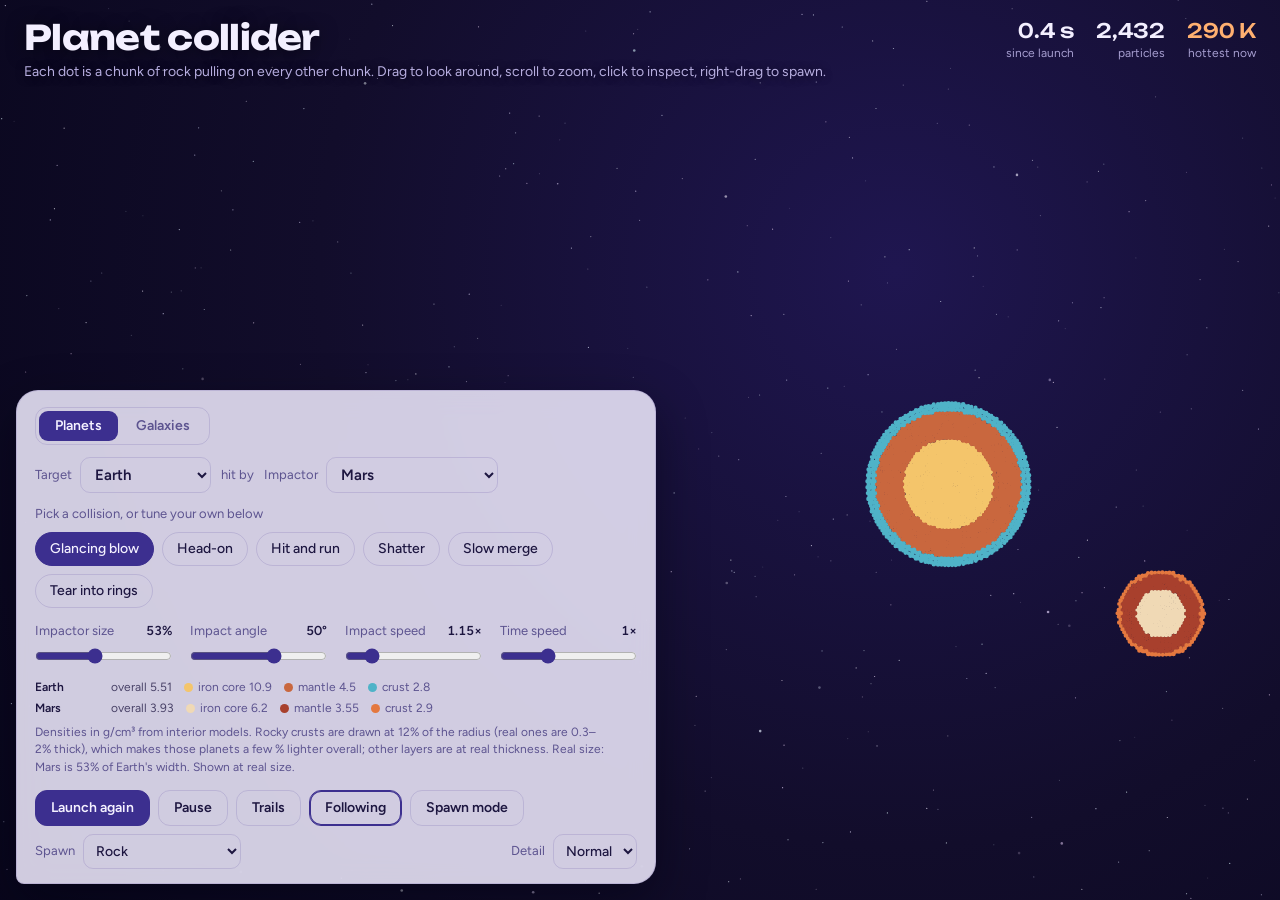
<file: planet-collider-v1/index.html>
<!DOCTYPE html>
<html lang="en">
<head>
<meta charset="utf-8">
<meta name="viewport" content="width=device-width, initial-scale=1, viewport-fit=cover">
<title>Planet Collider</title>
<link rel="preconnect" href="https://fonts.googleapis.com">
<link rel="preconnect" href="https://fonts.gstatic.com" crossorigin>
<link href="https://fonts.googleapis.com/css2?family=Unbounded:wght@500;700&family=Figtree:wght@400;500;600&display=swap" rel="stylesheet">
<style>
:root{
  --space:#120d2b; --space-deep:#07051a;
  --panel:rgba(28,22,62,.74); --panel-line:rgba(190,178,255,.16);
  --ink:#efeaff; --muted:#a59dcf; --lilac:#cfc5ff; --lilac-ink:#1c1540;
  --magma:#ff8a3d; --track:rgba(207,197,255,.22);
  box-sizing:border-box;
  padding-top:env(safe-area-inset-top,0px); padding-bottom:env(safe-area-inset-bottom,0px);
}
@media (prefers-color-scheme: light){
  :root:not([data-theme="dark"]){
    --panel:rgba(241,237,255,.86); --panel-line:rgba(60,40,140,.14);
    --ink:#1d1640; --muted:#5d5490; --lilac:#3c2f8f; --lilac-ink:#f4f1ff; --track:rgba(60,40,140,.2);
    --magma:#c4501a;
  }
}
:root[data-theme="light"]{
  --panel:rgba(241,237,255,.86); --panel-line:rgba(60,40,140,.14);
  --ink:#1d1640; --muted:#5d5490; --lilac:#3c2f8f; --lilac-ink:#f4f1ff; --track:rgba(60,40,140,.2); --magma:#c4501a;
}
:root[data-theme="dark"]{
  --panel:rgba(28,22,62,.74); --panel-line:rgba(190,178,255,.16);
  --ink:#efeaff; --muted:#a59dcf; --lilac:#cfc5ff; --lilac-ink:#1c1540; --track:rgba(207,197,255,.22); --magma:#ff8a3d;
}
*,*::before,*::after{box-sizing:inherit}
html,body{height:100%;margin:0}
html{scroll-padding-top:env(safe-area-inset-top,0px)}
body{background:var(--space-deep);color:var(--ink);font:400 15px/1.45 Figtree,"Segoe UI",system-ui,sans-serif;overflow:hidden;-webkit-font-smoothing:antialiased}
canvas{position:fixed;inset:0;width:100%;height:100%;display:block;touch-action:none;cursor:crosshair}
.hud{position:fixed;left:0;right:0;top:0;padding:calc(env(safe-area-inset-top,0px) + 20px) 24px 0;display:flex;justify-content:space-between;align-items:flex-start;gap:16px;pointer-events:none}
h1{font:700 clamp(22px,3.4vw,34px)/1 Unbounded,"Arial Black",sans-serif;letter-spacing:-.02em;margin:0;color:#f3efff;text-shadow:0 2px 18px rgba(0,0,0,.5)}
.sub{margin:8px 0 0;color:#b7aee0;font-size:14px;text-shadow:0 1px 8px rgba(0,0,0,.6)}
.stats{display:flex;gap:22px;text-align:right}
.stat b{display:block;font:500 20px/1.1 Unbounded,"Arial Black",sans-serif;color:#f3efff;font-variant-numeric:tabular-nums;letter-spacing:-.01em}
.stat span{font-size:12px;color:#a59dcf}
.stat.hot b{color:#ffb070}
.dock{position:fixed;left:16px;bottom:calc(env(safe-area-inset-bottom,0px) + 16px);width:min(640px,calc(100% - 32px));background:var(--panel);border:1px solid var(--panel-line);border-radius:22px 22px 22px 8px;padding:16px 18px 14px;backdrop-filter:blur(14px) saturate(1.2);-webkit-backdrop-filter:blur(14px) saturate(1.2);color:var(--ink);box-shadow:0 18px 50px rgba(3,2,15,.45)}
.presets{display:flex;flex-wrap:wrap;gap:8px;margin:0 0 14px;padding:0;border:0}
.presets legend{font-size:13px;color:var(--muted);margin-bottom:8px;padding:0}
.chip{appearance:none;border:1px solid var(--panel-line);background:transparent;color:var(--ink);font:500 14px/1 Figtree,system-ui,sans-serif;padding:9px 14px;border-radius:999px;cursor:pointer}
.chip:hover{border-color:var(--lilac)}
.chip[aria-checked="true"]{background:var(--lilac);color:var(--lilac-ink);border-color:var(--lilac)}
.sliders{display:grid;grid-template-columns:repeat(4,1fr);gap:12px 18px}
label.s{display:flex;flex-direction:column;gap:4px;font-size:13px;color:var(--muted)}
label.s .row{display:flex;justify-content:space-between;gap:8px;white-space:nowrap}
label.s output{color:var(--ink);font-variant-numeric:tabular-nums;font-weight:600}
input[type=range]{width:100%;accent-color:var(--lilac);height:22px;margin:0}
.bar{display:flex;flex-wrap:wrap;gap:8px;align-items:center;margin-top:14px}
.btn{appearance:none;border:1px solid var(--panel-line);background:transparent;color:var(--ink);font:600 14px/1 Figtree,system-ui,sans-serif;padding:10px 15px;border-radius:12px;cursor:pointer}
.btn.primary{background:var(--lilac);color:var(--lilac-ink);border-color:var(--lilac)}
.btn[aria-pressed="true"]{border-color:var(--lilac);box-shadow:inset 0 0 0 1px var(--lilac)}
.btn:hover{border-color:var(--lilac)}
.sel{display:flex;align-items:center;gap:8px;font-size:13px;color:var(--muted);margin-left:auto}
.spawnsel{margin-left:0}
select{font:500 14px Figtree,system-ui,sans-serif;background:transparent;color:var(--ink);border:1px solid var(--panel-line);border-radius:10px;padding:7px 8px}
select option{color:#1d1640}
.modes{display:inline-flex;padding:3px;border:1px solid var(--panel-line);border-radius:12px;margin-bottom:12px;gap:2px}
.mode{appearance:none;border:0;background:transparent;color:var(--muted);font:600 14px/1 Figtree,system-ui,sans-serif;padding:8px 16px;border-radius:9px;cursor:pointer}
.mode[aria-checked="true"]{background:var(--lilac);color:var(--lilac-ink)}
.spins{display:flex;gap:8px;flex-wrap:wrap;margin-top:12px}
.sliders.three{grid-template-columns:repeat(3,1fr)}
.btn.small{font-size:13px;padding:8px 10px;font-weight:600}
[hidden]{display:none!important}
.inspect{position:fixed;right:16px;bottom:calc(env(safe-area-inset-bottom,0px) + 16px);width:min(300px,calc(100% - 32px));background:var(--panel);border:1px solid var(--panel-line);border-radius:18px;padding:14px 16px 12px;backdrop-filter:blur(14px) saturate(1.2);-webkit-backdrop-filter:blur(14px) saturate(1.2);color:var(--ink);box-shadow:0 18px 50px rgba(3,2,15,.45);font-size:13px}
.inspect h2{font:700 17px/1.2 Unbounded,"Arial Black",sans-serif;margin:0 24px 8px 0;letter-spacing:-.01em}
.inspect .x{position:absolute;top:8px;right:10px;appearance:none;border:0;background:none;color:var(--muted);font-size:20px;line-height:1;cursor:pointer;padding:4px}
.inspect .status{display:inline-block;margin:0 0 10px;padding:4px 10px;border-radius:999px;font-weight:600;background:rgba(150,220,170,.18);color:#9fe3b4}
.inspect .status[data-tone="hot"]{background:rgba(255,140,60,.2);color:#ffb070}
.inspect .status[data-tone="mend"]{background:rgba(140,190,255,.18);color:#a9cbff}
.inspect .status[data-tone="new"]{background:rgba(200,160,255,.2);color:#d6bdff}
.inspect .status[data-tone="gone"]{background:rgba(160,160,180,.18);color:#c8c4dc}
.inspect dl{display:grid;grid-template-columns:auto 1fr;gap:4px 12px;margin:0}
.inspect dt{color:var(--muted)}
.inspect dd{margin:0;font-variant-numeric:tabular-nums}
.spinctl{margin-top:12px;border-top:1px solid var(--panel-line);padding-top:10px}
.spinctl label{display:flex;flex-direction:column;gap:4px;color:var(--muted)}
.spinctl .row{display:flex;justify-content:space-between;gap:8px}
.spinctl output{color:var(--ink);font-weight:600}
.spinctl .btns{display:flex;gap:8px;margin-top:8px}
.spinctl .btn:disabled{opacity:.45;cursor:not-allowed}
.stat.cool b{color:#b9d4ff}
:focus-visible{outline:2px solid #ffd27a;outline-offset:2px}
.toggle-dock{display:none}
.legend{margin-top:12px;font-size:12px;color:var(--muted)}
.lrow{display:flex;flex-wrap:wrap;gap:4px 12px;align-items:baseline;margin-bottom:4px}
.lrow strong{color:var(--ink);font-weight:600;min-width:64px}
.legend i{display:inline-block;width:9px;height:9px;border-radius:50%;margin-right:5px;vertical-align:-1px}
.lnote{margin:6px 0 0;max-width:72ch}
.linkbtn{appearance:none;background:none;border:0;padding:0;color:var(--lilac);font:inherit;font-weight:600;text-decoration:underline;cursor:pointer}
.lrow .thin{opacity:.6}
.lrow .avg{color:var(--ink);opacity:.75}
.bodies{display:flex;flex-wrap:wrap;align-items:center;gap:8px 10px;margin-bottom:12px}
.bodies label{display:flex;align-items:center;gap:8px;font-size:13px;color:var(--muted)}
.bodies select{font-size:15px;font-weight:600;padding:7px 10px}
.bodies .vs{font-size:13px;color:var(--muted)}
@media (max-width:720px){
  .hud{padding:calc(env(safe-area-inset-top,0px) + 14px) 16px 0;flex-direction:column;gap:10px}
  .stats{text-align:left;gap:18px}
  .stat b{font-size:16px}
  .sub{display:none}
  .dock{left:10px;right:10px;width:auto;bottom:calc(env(safe-area-inset-bottom,0px) + 10px);padding:12px 14px;max-height:52vh;overflow-y:auto}
  .sliders,.sliders.three{grid-template-columns:1fr 1fr;gap:10px 16px}
  .presets{flex-wrap:nowrap;overflow-x:auto;margin:0 -14px 2px;padding:0 14px 4px;scrollbar-width:none}
  .presets legend{display:none}
  .chip{white-space:nowrap}
  .legend{display:block}
  .bodies{display:grid;grid-template-columns:1fr 1fr;gap:8px;margin-bottom:10px}
  .bodies label{flex-direction:column;align-items:stretch;gap:4px}
  .bodies select{width:100%}
  .bodies .vs{display:none}
  .collapsible.extra{margin-top:12px}
  .dock.collapsed .extra{display:none}
  .bar{margin-top:10px}
  .btn{padding:9px 12px}
  .toggle-dock{display:inline-flex}
  .dock.collapsed .sel{display:none}
  .sel{margin-left:0}
  .inspect{top:calc(env(safe-area-inset-top,0px) + 120px);bottom:auto;left:10px;right:10px;width:auto}
}
</style>
</head>
<body>
<canvas id="c" aria-label="Simulation of two planets made of particles colliding. Drag to move the view, right-drag to throw rocks."></canvas>
<div class="hud">
  <div>
    <h1 id="title">Planet collider</h1>
    <p class="sub" id="subtitle">Each dot is a chunk of rock pulling on every other chunk. Drag to look around, scroll to zoom, click to inspect, right-drag to spawn.</p>
  </div>
  <div class="stats" aria-live="off">
    <div class="stat"><b id="sTime">0.0 s</b><span id="lTime">since launch</span></div>
    <div class="stat"><b id="sN">0</b><span id="lN">particles</span></div>
    <div class="stat hot" id="stHot"><b id="sHot">300 K</b><span id="lHot">hottest now</span></div>
  </div>
</div>

<div class="dock" id="dock">
  <div class="modes" role="radiogroup" aria-label="What collides">
    <button type="button" class="mode" role="radio" aria-checked="true" data-mode="planets">Planets</button>
    <button type="button" class="mode" role="radio" aria-checked="false" data-mode="galaxies">Galaxies</button>
  </div>
  <div id="planetUI">
    <div class="bodies">
      <label>Target <select id="iTarget"></select></label>
      <span class="vs">hit by</span>
      <label>Impactor <select id="iImpactor"></select></label>
    </div>
    <fieldset class="presets" role="radiogroup" aria-label="Collision type" id="presets"></fieldset>
    <div class="collapsible extra">
      <div class="sliders">
        <label class="s" title="Impactor width compared with the target's. Picking bodies sets their real ratio; the slider snaps back to it."><span class="row">Impactor size <output id="oRatio"></output></span><input id="iRatio" type="range" min="-2" max="2" step="0.01"></label>
        <label class="s"><span class="row"><span id="lAngle">Impact angle</span> <output id="oAngle"></output></span><input id="iAngle" type="range" min="0" max="80" step="1"></label>
        <label class="s" title="Speed at contact, in multiples of the pair's mutual escape speed"><span class="row"><span id="lSpeed">Impact speed</span> <output id="oSpeed"></output></span><input id="iSpeed" type="range" min="0.8" max="3" step="0.05"></label>
        <label class="s"><span class="row">Time speed <output id="oTime"></output></span><input id="iTime" type="range" min="0.25" max="2.5" step="0.25"></label>
      </div>
      <div class="legend" id="legend"></div>
    </div>
  </div>
  <div id="galaxyUI" hidden>
    <div class="bodies">
      <label>Galaxy <select id="gTarget"></select></label>
      <span class="vs">meets</span>
      <label>Galaxy <select id="gImpactor"></select></label>
    </div>
    <fieldset class="presets" role="radiogroup" aria-label="Encounter type" id="gpresets"></fieldset>
    <div class="collapsible extra">
      <div class="sliders three">
        <label class="s" title="Distance between the two galaxy centres at their closest, if they were point masses"><span class="row">Closest approach <output id="oPeri"></output></span><input id="iPeri" type="range" min="0" max="4" step="0.05"></label>
        <label class="s" title="Speed at closest approach, in multiples of the escape speed there. Below 1 the galaxies are bound and will come back."><span class="row">Speed <output id="oGSpeed"></output></span><input id="iGSpeed" type="range" min="0.6" max="2" step="0.05"></label>
        <label class="s"><span class="row">Time speed <output id="oGTime"></output></span><input id="iGTime" type="range" min="0.25" max="2.5" step="0.25"></label>
      </div>
      <div class="spins">
        <button type="button" class="btn small" id="bSpinT" title="Which way the first galaxy's disk turns, compared with the way the pair orbit each other">First spins with orbit</button>
        <button type="button" class="btn small" id="bSpinI" title="Which way the second galaxy's disk turns, compared with the way the pair orbit each other">Second spins with orbit</button>
      </div>
      <div class="legend" id="glegend"></div>
    </div>
  </div>
  <div class="bar">
    <button class="btn primary" id="bRestart">Launch again</button>
    <button class="btn" id="bPause" aria-pressed="false">Pause</button>
    <button class="btn" id="bTrails" aria-pressed="false">Trails</button>
    <button class="btn" id="bFollow" aria-pressed="true">Following</button>
    <button class="btn" id="bThrow" aria-pressed="false" title="When on, dragging spawns the chosen object instead of moving the view (right-drag always spawns)">Spawn mode</button>
    <label class="sel spawnsel">Spawn <select id="iSpawn"></select></label>
    <label class="sel collapsible">Detail
      <select id="iDetail">
        <option value="1500">Light</option>
        <option value="2500">Normal</option>
        <option value="4200">Dense</option>
      </select>
    </label>
    <button class="btn toggle-dock" id="bDock" aria-expanded="true" aria-controls="dock">Fewer settings</button>
  </div>
</div>
<div class="inspect" id="inspect" hidden aria-live="polite">
  <button type="button" class="x" id="inClose" aria-label="Close">×</button>
  <h2 id="inName"></h2>
  <p id="inStatus" class="status"></p>
  <dl id="inRows"></dl>
  <div class="spinctl" id="inSpinBox" hidden>
    <label><span class="row">Spin <output id="inSpinOut"></output></span>
      <input type="range" id="inSpin" min="-1.5" max="1.5" step="0.01" aria-label="Spin speed, as a fraction of break-up speed; left is backwards"></label>
    <div class="btns"><button type="button" class="btn small" id="inStop">Stop spin</button><button type="button" class="btn small" id="inReal">Real spin</button></div>
  </div>
</div>
<script>
const Sim = (() => {
  const MAXN = 14000;
  const P = {
    r: 3, K: 2.0e5, alpha: 1.0, beta: 2.0, G: 1000, theta: 0.85,
    heatScale: 1 / 14000, coolTau: 7
  };
  let N = 0;
  const x = new Float64Array(MAXN), y = new Float64Array(MAXN);
  const vx = new Float64Array(MAXN), vy = new Float64Array(MAXN);
  const ax = new Float64Array(MAXN), ay = new Float64Array(MAXN);
  const m = new Float64Array(MAXN), heat = new Float64Array(MAXN);
  const mat = new Uint8Array(MAXN), pid = new Uint8Array(MAXN);
  const rad = new Float64Array(MAXN), rb = new Float64Array(MAXN);
  const uid = new Uint32Array(MAXN); let nextUid = 1; // permanent id per particle (indices shift when particles are removed)
  const kf = new Float64Array(MAXN).fill(1); // pressure stiffness factor (stiffer for bodies bigger than the scene's own)
  const gxa = new Float64Array(MAXN), gya = new Float64Array(MAXN);
  let gravDirty = true;

  // ---- Barnes-Hut quadtree (flat arrays) ----
  const MAXNODES = MAXN * 6;
  const nx0 = new Float64Array(MAXNODES), ny0 = new Float64Array(MAXNODES), ns = new Float64Array(MAXNODES);
  const child = new Int32Array(MAXNODES), body = new Int32Array(MAXNODES);
  const nm = new Float64Array(MAXNODES), ncx = new Float64Array(MAXNODES), ncy = new Float64Array(MAXNODES);
  const nextB = new Int32Array(MAXN);
  const stack = new Int32Array(1024);
  let nodeCount = 0;

  function initNode(n, x0, y0, s) { nx0[n] = x0; ny0[n] = y0; ns[n] = s; child[n] = -1; body[n] = -1; nm[n] = 0; ncx[n] = 0; ncy[n] = 0; }
  function quad(n, i) { const h = ns[n] * 0.5; return (x[i] >= nx0[n] + h ? 1 : 0) + (y[i] >= ny0[n] + h ? 2 : 0); }

  function insert(i) {
    let n = 0;
    for (;;) {
      if (child[n] === -1) {
        if (body[n] === -1) { body[n] = i; nextB[i] = -1; return; }
        if (ns[n] < 0.05 || nodeCount + 4 > MAXNODES) { nextB[i] = body[n]; body[n] = i; return; }
        const c = nodeCount; nodeCount += 4; child[n] = c;
        const h = ns[n] * 0.5;
        for (let q = 0; q < 4; q++) initNode(c + q, nx0[n] + (q & 1) * h, ny0[n] + (q >> 1) * h, h);
        const old = body[n]; body[n] = -1;
        const qo = quad(n, old); body[c + qo] = old; nextB[old] = -1;
      }
      n = child[n] + quad(n, i);
    }
  }

  function buildTree() {
    let minx = Infinity, miny = Infinity, maxx = -Infinity, maxy = -Infinity;
    for (let i = 0; i < N; i++) {
      if (x[i] < minx) minx = x[i]; if (x[i] > maxx) maxx = x[i];
      if (y[i] < miny) miny = y[i]; if (y[i] > maxy) maxy = y[i];
    }
    const s = Math.max(maxx - minx, maxy - miny) * 1.0001 + 1;
    nodeCount = 1; initNode(0, minx, miny, s);
    for (let i = 0; i < N; i++) insert(i);
    for (let n = nodeCount - 1; n >= 0; n--) {
      let M = 0, cx = 0, cy = 0;
      if (child[n] === -1) {
        for (let j = body[n]; j !== -1; j = nextB[j]) { M += m[j]; cx += m[j] * x[j]; cy += m[j] * y[j]; }
      } else {
        const c = child[n];
        for (let q = 0; q < 4; q++) { const mm = nm[c + q]; M += mm; cx += mm * ncx[c + q]; cy += mm * ncy[c + q]; }
      }
      nm[n] = M; if (M > 0) { ncx[n] = cx / M; ncy[n] = cy / M; }
    }
  }

  function gravity() {
    const G = P.G, th2 = P.theta * P.theta;
    for (let i = 0; i < N; i++) {
      const xi = x[i], yi = y[i], eps2 = rad[i] * rad[i];
      let gx = 0, gy = 0, sp = 0;
      stack[sp++] = 0;
      while (sp > 0) {
        const n = stack[--sp];
        if (nm[n] === 0) continue;
        if (child[n] === -1) {
          for (let j = body[n]; j !== -1; j = nextB[j]) {
            if (j === i) continue;
            const dx = x[j] - xi, dy = y[j] - yi;
            const d2 = dx * dx + dy * dy + eps2;
            const f = G * m[j] / (d2 * Math.sqrt(d2));
            gx += f * dx; gy += f * dy;
          }
        } else {
          const dx = ncx[n] - xi, dy = ncy[n] - yi;
          const d2 = dx * dx + dy * dy;
          if (ns[n] * ns[n] < th2 * d2) {
            const dd = d2 + eps2;
            const f = G * nm[n] / (dd * Math.sqrt(dd));
            gx += f * dx; gy += f * dy;
          } else if (sp < 1020) {
            const c = child[n];
            stack[sp++] = c; stack[sp++] = c + 1; stack[sp++] = c + 2; stack[sp++] = c + 3;
          }
        }
      }
      gxa[i] = gx; gya[i] = gy;
    }
    // The tree's approximations leave a tiny net self-pull, which would make a lone planet creep
    // across space (and leave its rings behind). Removing it restores momentum conservation.
    let M = 0, sx = 0, sy = 0;
    for (let i = 0; i < N; i++) { M += m[i]; sx += m[i] * gxa[i]; sy += m[i] * gya[i]; }
    if (M > 0) { sx /= M; sy /= M; for (let i = 0; i < N; i++) { gxa[i] -= sx; gya[i] -= sy; } }
  }

  // ---- contacts via spatial hash ----
  let H = 1 << 13;
  let cellStart = new Int32Array(H + 1), order = new Int32Array(MAXN);
  const ph = new Int32Array(MAXN), pcx = new Int32Array(MAXN), pcy = new Int32Array(MAXN);
  const hv = new Int32Array(9);
  function hash(cx, cy) { return ((Math.imul(cx, 73856093) ^ Math.imul(cy, 19349663)) >>> 0) & (H - 1); }

  // ---- fluid forces: SPH with number-density pressure ----
  // Each particle's pressure comes from how crowded it is compared with rest spacing. Using number
  // density (not mass density) keeps sharp boundaries between dense iron and light rock or gas,
  // and lets heavy material sink and light material float, as it does inside real planets.
  const HF = 2.2;                         // smoothing length = HF × particle radius
  let relV2 = 0;                          // largest squared speed between nearby particles (last step)
  const nn = new Float64Array(MAXN), pr = new Float64Array(MAXN), n0 = new Float64Array(MAXN);
  const bal = new Uint8Array(MAXN); // 1 = deep in a black hole's pull: moves ballistically, no pressure
  let PMAX = MAXN * 24;
  let pI = new Int32Array(PMAX), pJ = new Int32Array(PMAX), pR = new Float64Array(PMAX), pDW = new Float64Array(PMAX), pNX = new Float64Array(PMAX), pNY = new Float64Array(PMAX);
  const W0 = (h) => 7 / (4 * Math.PI * h * h);           // Wendland C2 at r = 0 (2D)
  function kernel(rr, h) { const q = rr / h; if (q >= 2) return 0; const t = 1 - q / 2; return 7 / (4 * Math.PI * h * h) * t * t * t * t * (1 + 2 * q); }
  function dKernel(rr, h) { const q = rr / h; if (q >= 2) return 0; const t = 1 - q / 2; return -35 / (4 * Math.PI * h * h * h) * q * t * t * t; }
  // Rest number density of a hex lattice of particles with radius 1; scales as 1/r².
  const N0_UNIT = (() => {
    const h = HF, d = 2, rowH = d * Math.sqrt(3) / 2; let sum = 0;
    for (let row = -6; row <= 6; row++) for (let col = -6; col <= 6; col++) {
      const px = col * d + ((row & 1) ? 1 : 0), py = row * rowH; sum += kernel(Math.hypot(px, py), h);
    }
    return sum;
  })();

  // is a particle near the black hole heading back out? (only those can slam into the gas outside)
  function outward(i) { return (vx[i] - bh.vx) * (x[i] - bh.x) + (vy[i] - bh.vy) * (y[i] - bh.y) > 0; }
  // ---- neighbour search with one grid per particle-size class ----
  // Big bodies can use big particles (fewer of them, so the frame rate holds up) without slowing the
  // search for small ones: each class has its own grid sized to its particles, and every particle looks
  // for neighbours of its own size or bigger in those grids (so each pair is found once, from the
  // smaller side, with a 3×3 cell search).
  const MAXCLS = 16;
  const cls = { n: 0, key: new Int32Array(MAXCLS), maxR: new Float64Array(MAXCLS), cell: new Float64Array(MAXCLS),
    cnt: new Int32Array(MAXCLS), H: new Int32Array(MAXCLS), start: [], order: [] };
  const pclass = new Uint8Array(MAXN), ph2 = new Int32Array(MAXN);
  function buildGrids() {
    cls.n = 0;
    for (let i = 0; i < N; i++) {
      const key = Math.round(Math.log2(rb[i] / P.r) * 2);
      let c = 0; while (c < cls.n && cls.key[c] !== key) c++;
      if (c === cls.n) { if (cls.n >= MAXCLS) c = cls.n - 1; else { cls.key[c] = key; cls.maxR[c] = 0; cls.cnt[c] = 0; cls.n++; } }
      pclass[i] = c; cls.cnt[c]++; if (rb[i] > cls.maxR[c]) cls.maxR[c] = rb[i];
    }
    // sort classes by size (small first), remapping members
    const idx = [...Array(cls.n).keys()].sort((a, b) => cls.maxR[a] - cls.maxR[b]), remap = new Int32Array(cls.n);
    const k2 = idx.map(c => cls.key[c]), m2 = idx.map(c => cls.maxR[c]), n2 = idx.map(c => cls.cnt[c]);
    idx.forEach((c, j) => remap[c] = j);
    for (let j = 0; j < cls.n; j++) { cls.key[j] = k2[j]; cls.maxR[j] = m2[j]; cls.cnt[j] = n2[j]; cls.cell[j] = 2 * HF * m2[j] * 1.02; }
    for (let i = 0; i < N; i++) pclass[i] = remap[pclass[i]];
    for (let c = 0; c < cls.n; c++) {
      let want = 64; while (want < cls.cnt[c] * 2) want <<= 1;
      if (cls.H[c] !== want || !cls.start[c]) { cls.H[c] = want; cls.start[c] = new Int32Array(want + 1); }
      else cls.start[c].fill(0);
      if (!cls.order[c] || cls.order[c].length < cls.cnt[c]) cls.order[c] = new Int32Array(Math.max(64, cls.cnt[c] * 2));
    }
    for (let i = 0; i < N; i++) {
      const c = pclass[i], cell = cls.cell[c], Hc = cls.H[c];
      const h = ((Math.imul(Math.floor(x[i] / cell), 73856093) ^ Math.imul(Math.floor(y[i] / cell), 19349663)) >>> 0) & (Hc - 1);
      ph2[i] = h; cls.start[c][h + 1]++;
    }
    for (let c = 0; c < cls.n; c++) { const st = cls.start[c], Hc = cls.H[c]; for (let h = 0; h < Hc; h++) st[h + 1] += st[h]; cls.fill = cls.fill || []; cls.fill[c] = st.slice(0, Hc); }
    for (let i = 0; i < N; i++) { const c = pclass[i]; cls.order[c][cls.fill[c][ph2[i]]++] = i; }
  }
  // calls fn(j) for every particle in class c's grid within the 3×3 cells around (px, py)
  const hv2 = new Int32Array(9);
  function forNear(c, px, py, fn) {
    const cell = cls.cell[c], Hc = cls.H[c], st = cls.start[c], ord = cls.order[c];
    const cx = Math.floor(px / cell), cy = Math.floor(py / cell);
    let nh = 0;
    for (let oy = -1; oy <= 1; oy++) for (let ox = -1; ox <= 1; ox++) {
      const h = ((Math.imul(cx + ox, 73856093) ^ Math.imul(cy + oy, 19349663)) >>> 0) & (Hc - 1);
      let dup = false; for (let t = 0; t < nh; t++) if (hv2[t] === h) { dup = true; break; }
      if (dup) continue; hv2[nh++] = h;
      for (let q = st[h], end = st[h + 1]; q < end; q++) if (fn(ord[q]) === true) return true;
    }
    return false;
  }
  function contacts(dt) {
    const K = P.K, cs = Math.sqrt(K), alpha = P.alpha, beta = P.beta, hs = P.heatScale * dt * 0.5;
    for (let i = 0; i < N; i++) {
      // nn holds the area-weighted density φ = Σ (particle area) × kernel: a big particle counts for as much
      // space as it fills, so big and small particles can sit side by side (at rest φ = N0_UNIT for any size)
      nn[i] = rb[i] * rb[i] * W0(HF * rb[i]); n0[i] = N0_UNIT / (rb[i] * rb[i]);
      if (bh && bh.active) { const ex = x[i] - bh.x, ey = y[i] - bh.y; bal[i] = ex * ex + ey * ey < bh.rbal * bh.rbal ? 1 : 0; } else bal[i] = 0;
    }
    buildGrids();

    // pass 1: neighbour pairs and number density
    let np = 0; relV2 = 0;
    for (let i = 0; i < N; i++) {
      const xi = x[i], yi = y[i], hi = HF * rb[i], ci = pclass[i];
      for (let c = ci; c < cls.n; c++) {
        const ord = cls.order[c], st = cls.start[c], cell = cls.cell[c], Hc = cls.H[c];
        const cx = Math.floor(xi / cell), cy = Math.floor(yi / cell);
        let nh = 0;
        for (let oy = -1; oy <= 1; oy++) for (let ox = -1; ox <= 1; ox++) {
          const hh = ((Math.imul(cx + ox, 73856093) ^ Math.imul(cy + oy, 19349663)) >>> 0) & (Hc - 1);
          let dup = false; for (let t = 0; t < nh; t++) if (hv[t] === hh) { dup = true; break; }
          if (dup) continue; hv[nh++] = hh;
          for (let q = st[hh], end = st[hh + 1]; q < end; q++) {
            const j = ord[q];
            if ((c === ci && j <= i) || (bal[i] && bal[j])) continue;
            const dx = x[j] - xi, dy = y[j] - yi, d2 = dx * dx + dy * dy;
            const h = 0.5 * (hi + HF * rb[j]), sup = 2 * h;
            // stability check: neighbours, plus anything closing in fast from a little further out
            const rvx = vx[j] - vx[i], rvy = vy[j] - vy[i];
            if (d2 < sup * sup && !bal[i] && !bal[j]) { const rv2 = rvx * rvx + rvy * rvy; if (rv2 > relV2) relV2 = rv2; }
            else if (!(bal[i] || bal[j]) || outward(bal[i] ? i : j)) { const close = -(rvx * dx + rvy * dy); if (close > 0) { const c2 = close * close / d2; if (c2 > relV2) relV2 = c2; } }
            // material falling ballistically near a black hole still counts for the step-size check above
            // (it can come back out fast), but it doesn't push or get pushed
            if (d2 >= sup * sup || d2 === 0 || bal[i] || bal[j]) continue;
            const d = Math.sqrt(d2), w = kernel(d, h);
            nn[i] += rb[j] * rb[j] * w; nn[j] += rb[i] * rb[i] * w;
            if (np >= PMAX) grow();
            pI[np] = i; pJ[np] = j; pR[np] = d; pDW[np] = dKernel(d, h); pNX[np] = dx / d; pNY[np] = dy / d; np++;
          }
        }
      }
    }
    // pressure: stiffness per unit area density, so every material compresses by the same small strain
    for (let i = 0; i < N; i++) {
      const s = nn[i] / N0_UNIT - 1;
      pr[i] = s > 0 ? K * kf[i] * m[i] * n0[i] * s : 0;
    }
    // pass 2: pressure + artificial viscosity (which also turns impact energy into heat)
    for (let p = 0; p < np; p++) {
      const i = pI[p], j = pJ[p], nx = pNX[p], ny = pNY[p], dw = pDW[p], d = pR[p];
      // (forces follow from the area-weighted density; with equal sizes this is plain number-density SPH)
      const ai = rb[i] * rb[i], aj = rb[j] * rb[j], fi = nn[i], fj = nn[j], mi = m[i], mj = m[j];
      const ni = fi / ai, nj = fj / aj;                          // effective number densities
      let f = ai * aj * (pr[i] / (fi * fi) + pr[j] / (fj * fj)) * dw;     // ≤ 0: pushes the pair apart
      const vn = (vx[j] - vx[i]) * nx + (vy[j] - vy[i]) * ny;   // < 0 when approaching
      if (vn < 0) {
        const h = 0.5 * HF * (rb[i] + rb[j]);
        const mu = h * vn * d / (d * d + 0.01 * h * h);
        const rho = 0.5 * (mi * ni + mj * nj);
        const Pi = (-alpha * cs * Math.sqrt(kf[i] > kf[j] ? kf[i] : kf[j]) * mu + beta * mu * mu) / rho;
        f += mi * mj * Pi * dw;
        const e = mi * mj * Pi * dw * vn * hs;                    // ≥ 0
        heat[i] += e / mi; heat[j] += e / mj;
      }
      const Fx = f * nx, Fy = f * ny;
      ax[i] += Fx / mi; ay[i] += Fy / mi;
      ax[j] -= Fx / mj; ay[j] -= Fy / mj;
    }
  }
  function grow() {
    const n2 = PMAX * 2, cp = (A, T) => { const b = new T(n2); b.set(A); return b; };
    pI = cp(pI, Int32Array); pJ = cp(pJ, Int32Array); pR = cp(pR, Float64Array); pDW = cp(pDW, Float64Array); pNX = cp(pNX, Float64Array); pNY = cp(pNY, Float64Array);
    PMAX = n2;
  }

  let time = 0, stepCount = 0;
  function step(dt, settling) {
    if (gravDirty || (stepCount & 1) === 0) { buildTree(); gravity(); gravDirty = false; }
    // rings need fresh gravity every step: reusing last step's pull would slowly push them outward
    if (NR) ringGravity();
    for (let i = 0; i < N; i++) { ax[i] = gxa[i]; ay[i] = gya[i]; }
    contacts(dt);
    const cool = Math.exp(-dt / P.coolTau);
    if (bh && bh.active) moveWithBlackHole(dt, cool);
    else for (let i = 0; i < N; i++) {
      vx[i] += ax[i] * dt; vy[i] += ay[i] * dt;
      x[i] += vx[i] * dt; y[i] += vy[i] * dt;
      let h = heat[i] * cool; heat[i] = h > 1.6 ? 1.6 : h;
    }
    let bad = false;
    for (let i = 0; i < N; i++) if (!(Math.abs(x[i]) < 1e12 && Math.abs(vx[i]) < 1e9 && Math.abs(y[i]) < 1e12 && Math.abs(vy[i]) < 1e9)) { bad = true; break; }
    if (bad) dropBroken();
    if (NR) moveRings(dt);
    if (settling) settleFix();
    if (fresh.length) settleFresh();
    time += dt; stepCount++;
    if (stepCount % 120 === 0) cull();
  }

  // ---- black hole: a point mass that only interacts through gravity ----
  // Its pull changes very fast close in, so particles near it take many small sub-steps of their
  // own. Anything that would need more than MAXSUB sub-steps per step is counted as swallowed.
  let bh = null;
  const MAXSUB = 2000;
  function moveWithBlackHole(dt, cool) {
    const GM = P.G * bh.M; let bax = 0, bay = 0, eaten = false;
    for (let i = 0; i < N; i++) {
      vx[i] += ax[i] * dt; vy[i] += ay[i] * dt;
      let h = heat[i] * cool; heat[i] = h > 1.6 ? 1.6 : h;
      let dx = x[i] - bh.x, dy = y[i] - bh.y, r2 = dx * dx + dy * dy, r = Math.sqrt(r2);
      if (r < bh.rcap) { swallow(i); eaten = true; continue; }
      if (r < bh.rbal) { const hot = 1.6 * (1 - r / bh.rbal); if (heat[i] < hot) heat[i] = hot; } // infalling gas heats up (illustrative)
      const v0x = vx[i], v0y = vy[i];
      let left = dt, s = 0, gone = false;
      while (left > 0) { // sub-steps shrink as the particle gets closer (a fixed fraction of the local orbit time)
        const torb = Math.sqrt(r2 * r / GM), hdt = Math.min(left, 0.03 * torb);
        const f = GM / (r2 * r);
        vx[i] -= f * dx * hdt; vy[i] -= f * dy * hdt;
        if (r < bh.rdisk) { // gas orbiting close in slowly drains inward, a stand-in for accretion-disk viscosity
          // (sped up: about 30 orbits to drain, a few orbits in the innermost part; real disks take far longer)
          const ux = dx / r, uy = dy / r, vr = vx[i] * ux + vy[i] * uy, tx = vx[i] - vr * ux, ty = vy[i] - vr * uy;
          const k = hdt / ((r < bh.rinner ? 3 : 30) * 6.2832 * torb);
          vx[i] -= k * tx; vy[i] -= k * ty;
        }
        x[i] += vx[i] * hdt; y[i] += vy[i] * hdt;
        left -= hdt;
        dx = x[i] - bh.x; dy = y[i] - bh.y; r2 = dx * dx + dy * dy; r = Math.sqrt(r2);
        if (r < bh.rcap || ++s > MAXSUB) { gone = true; break; }
      }
      // Close passes can leave a particle with a little too much energy from the integration; never let
      // anything leave faster than 1.5× the local escape speed (only numerical error could do that).
      // Further out, nothing should move faster than material flung from the edge of that zone (or a fast
      // thrown rock), so cap that too: a single runaway particle could otherwise blow the gas apart.
      { const ex = vx[i] - bh.vx, ey = vy[i] - bh.vy, v2 = ex * ex + ey * ey;
        const lim = r < bh.rbal ? 2.25 * 2 * GM / Math.max(r, 1e-9) : Math.max(2.56 * 2 * GM / Math.max(bh.rbal, 1e-9), 9000 * 9000);
        if (v2 > lim && !gone) { const f = Math.sqrt(lim / v2); vx[i] = bh.vx + ex * f; vy[i] = bh.vy + ey * f; } }
      // the black hole feels an equal and opposite tug
      bax -= m[i] * (vx[i] - v0x); bay -= m[i] * (vy[i] - v0y);
      if (gone) { swallow(i); eaten = true; }
    }
    bh.vx += bax / bh.M; bh.vy += bay / bh.M;
    bh.x += bh.vx * dt; bh.y += bh.vy * dt;
    if (eaten) dropBroken();
  }
  function swallow(i) {
    const M = bh.M + m[i];
    bh.vx = (bh.M * bh.vx + m[i] * vx[i]) / M; bh.vy = (bh.M * bh.vy + m[i] * vy[i]) / M;
    bh.M = M; bh.eaten += m[i];
    x[i] = Infinity; // removed by dropBroken
  }
  // ---- planetary rings: test particles that orbit in the planets' gravity but don't pull back ----
  // (Saturn's rings weigh about 1/30-millionth of Saturn, so ignoring their own gravity is fine.)
  const MAXRING = 24000;
  const qx = new Float64Array(MAXRING), qy = new Float64Array(MAXRING), qvx = new Float64Array(MAXRING), qvy = new Float64Array(MAXRING);
  const qgx = new Float64Array(MAXRING), qgy = new Float64Array(MAXRING), qc = new Uint8Array(MAXRING);
  let NR = 0;
  function treeAccel(px, py, eps2) {
    // more accurate than the planets' setting: rings are sensitive to small errors
    const G = P.G, th2 = 0.7 * 0.7; let gx = 0, gy = 0, sp = 0;
    stack[sp++] = 0;
    while (sp > 0) {
      const n = stack[--sp];
      if (nm[n] === 0) continue;
      if (child[n] === -1) {
        for (let j = body[n]; j !== -1; j = nextB[j]) {
          const dx = x[j] - px, dy = y[j] - py, d2 = dx * dx + dy * dy + eps2, f = G * m[j] / (d2 * Math.sqrt(d2));
          gx += f * dx; gy += f * dy;
        }
      } else {
        const dx = ncx[n] - px, dy = ncy[n] - py, d2 = dx * dx + dy * dy;
        if (ns[n] * ns[n] < th2 * d2) { const dd = d2 + eps2, f = G * nm[n] / (dd * Math.sqrt(dd)); gx += f * dx; gy += f * dy; }
        else if (sp < 1020) { const c = child[n]; stack[sp++] = c; stack[sp++] = c + 1; stack[sp++] = c + 2; stack[sp++] = c + 3; }
      }
    }
    tgx = gx; tgy = gy;
  }
  let tgx = 0, tgy = 0;
  function ringGravity() {
    const e2 = (0.5 * P.r) ** 2;
    for (let i = 0; i < NR; i++) { treeAccel(qx[i], qy[i], e2); qgx[i] = tgx; qgy[i] = tgy; }
  }
  // Ring particles hitting a planet particle are absorbed.
  function moveRings(dt) {
    const GM = bh && bh.active ? P.G * bh.M : 0;
    let w = 0;
    for (let i = 0; i < NR; i++) {
      let ax = qgx[i], ay = qgy[i];
      if (GM) {
        const dx = qx[i] - bh.x, dy = qy[i] - bh.y, r2 = dx * dx + dy * dy, r = Math.sqrt(r2);
        if (r < Math.max(bh.rbal * 0.2, bh.rcap)) continue; // falls in
        const f = GM / (r2 * r); ax -= f * dx; ay -= f * dy;
      }
      qvx[i] += ax * dt; qvy[i] += ay * dt; qx[i] += qvx[i] * dt; qy[i] += qvy[i] * dt;
      // hit a planet?
      const px = qx[i], py = qy[i];
      let hit = false;
      for (let c = 0; c < cls.n && !hit; c++) hit = forNear(c, px, py, j => { if (j >= N) return false; const dx = x[j] - px, dy = y[j] - py, rr = rad[j] * 1.05; return dx * dx + dy * dy < rr * rr; });
      if (hit) continue;
      if (w !== i) { qx[w] = qx[i]; qy[w] = qy[i]; qvx[w] = qvx[i]; qvy[w] = qvy[i]; qgx[w] = qgx[i]; qgy[w] = qgy[i]; qc[w] = qc[i]; }
      w++;
    }
    NR = w;
  }
  // rings: [{ from, to (in sim units), weight, c (colour index) }]; places n particles on circular
  // orbits around body id, using the actual gravity at each spot, moving with the body.
  function addRings(id, rings, n) {
    let M = 0, cx = 0, cy = 0, pvx = 0, pvy = 0;
    for (let i = 0; i < N; i++) if (pid[i] === id) { M += m[i]; cx += m[i] * x[i]; cy += m[i] * y[i]; pvx += m[i] * vx[i]; pvy += m[i] * vy[i]; }
    if (!M) return; cx /= M; cy /= M; pvx /= M; pvy /= M;
    buildTree();
    let wsum = 0; for (const r of rings) wsum += r.weight * (r.to * r.to - r.from * r.from);
    const e2 = (0.5 * P.r) ** 2;
    for (const r of rings) {
      const k = Math.round(n * r.weight * (r.to * r.to - r.from * r.from) / wsum);
      for (let t = 0; t < k && NR < MAXRING; t++) {
        const rr = Math.sqrt(r.from * r.from + Math.random() * (r.to * r.to - r.from * r.from)), th = Math.random() * 6.2832;
        const px = cx + rr * Math.cos(th), py = cy + rr * Math.sin(th);
        treeAccel(px, py, e2);
        const g = Math.hypot(tgx, tgy), v = Math.sqrt(g * rr);
        qx[NR] = px; qy[NR] = py; qvx[NR] = pvx - v * Math.sin(th); qvy[NR] = pvy + v * Math.cos(th);
        qgx[NR] = tgx; qgy[NR] = tgy; qc[NR] = r.c; NR++;
      }
    }
    gravDirty = true;
  }
  // ---- finding the clump a particle belongs to (for inspecting objects) ----
  // Friends-of-friends: particles closer than ~1.35 × their combined radii are part of the same object.
  const mark = new Int32Array(MAXN), queue = new Int32Array(MAXN); let stamp = 1;
  function clumpOf(seed) {
    if (seed < 0 || seed >= N || !cls.n) return new Int32Array(0);
    stamp++; let qh = 0, qt = 0; queue[qt++] = seed; mark[seed] = stamp;
    while (qh < qt) {
      const i = queue[qh++], xi = x[i], yi = y[i], ri = rb[i];
      for (let c = 0; c < cls.n; c++) forNear(c, xi, yi, j => {
        if (j >= N || mark[j] === stamp) return false;
        const dx = x[j] - xi, dy = y[j] - yi, L = 1.35 * (ri + rb[j]);
        if (dx * dx + dy * dy < L * L) { mark[j] = stamp; queue[qt++] = j; }
        return false;
      });
    }
    return queue.slice(0, qt);
  }
  function indexOfUid(u) { for (let i = 0; i < N; i++) if (uid[i] === u) return i; return -1; }
  function dropBroken() {
    let w = 0;
    for (let i = 0; i < N; i++) {
      if (!(Math.abs(x[i]) < 1e12 && Math.abs(vx[i]) < 1e9 && Math.abs(y[i]) < 1e12 && Math.abs(vy[i]) < 1e9)) continue;
      if (w !== i) { x[w] = x[i]; y[w] = y[i]; vx[w] = vx[i]; vy[w] = vy[i]; m[w] = m[i]; heat[w] = heat[i]; mat[w] = mat[i]; pid[w] = pid[i]; rad[w] = rad[i]; rb[w] = rb[i]; kf[w] = kf[i]; uid[w] = uid[i]; gxa[w] = gxa[i]; gya[w] = gya[i]; }
      w++;
    }
    N = w; gravDirty = true;
  }
  // A body spawned mid-run starts as an unsquashed lattice; for a short while, let it settle under its own
  // gravity (calming internal motion, keeping its overall motion) so the settling isn't mistaken for heat.
  let fresh = [];
  function settleBody(id, dur) { fresh.push({ id, until: time + dur }); }
  function settleFresh() {
    fresh = fresh.filter(f => f.until > time);
    for (const f of fresh) {
      let M = 0, px = 0, py = 0;
      for (let i = 0; i < N; i++) if (pid[i] === f.id) { M += m[i]; px += m[i] * vx[i]; py += m[i] * vy[i]; }
      if (!M) continue; px /= M; py /= M;
      for (let i = 0; i < N; i++) if (pid[i] === f.id) { vx[i] = px + (vx[i] - px) * 0.94; vy[i] = py + (vy[i] - py) * 0.94; heat[i] = 0; }
    }
  }
  function settleFix() {
    const M = [0, 0, 0, 0], PX = [0, 0, 0, 0], PY = [0, 0, 0, 0];
    for (let i = 0; i < N; i++) { const p = pid[i]; M[p] += m[i]; PX[p] += m[i] * vx[i]; PY[p] += m[i] * vy[i]; }
    for (let i = 0; i < N; i++) {
      const p = pid[i];
      vx[i] = (vx[i] - PX[p] / M[p]) * 0.94;
      vy[i] = (vy[i] - PY[p] / M[p]) * 0.94;
      heat[i] = 0;
    }
  }

  function com() {
    let M = 0, cx = 0, cy = 0;
    for (let i = 0; i < N; i++) { M += m[i]; cx += m[i] * x[i]; cy += m[i] * y[i]; }
    if (bh) { M += bh.M; cx += bh.M * bh.x; cy += bh.M * bh.y; }
    return M > 0 ? { x: cx / M, y: cy / M, M } : { x: 0, y: 0, M: 0 };
  }

  let cullRadius = 1e9;
  function cull() {
    const C = com();
    const R2 = cullRadius * cullRadius;
    let w = 0;
    for (let i = 0; i < N; i++) {
      const dx = x[i] - C.x, dy = y[i] - C.y;
      if (dx * dx + dy * dy > R2) continue;
      if (w !== i) { x[w] = x[i]; y[w] = y[i]; vx[w] = vx[i]; vy[w] = vy[i]; m[w] = m[i]; heat[w] = heat[i]; mat[w] = mat[i]; pid[w] = pid[i]; rad[w] = rad[i]; rb[w] = rb[i]; kf[w] = kf[i]; uid[w] = uid[i]; }
      w++;
    }
    if (w !== N) gravDirty = true;
    N = w;
    let k = 0;
    for (let i = 0; i < NR; i++) {
      const dx = qx[i] - C.x, dy = qy[i] - C.y;
      if (dx * dx + dy * dy > R2) continue;
      if (k !== i) { qx[k] = qx[i]; qy[k] = qy[i]; qvx[k] = qvx[i]; qvy[k] = qvy[i]; qgx[k] = qgx[i]; qgy[k] = qgy[i]; qc[k] = qc[i]; }
      k++;
    }
    NR = k;
  }

  // Fill a disc with a jittered hex lattice. layers: [{to: fraction, mat, mass}]
  // pr: particle radius for this body (defaults to the standard size); mass scales with particle area.
  function addBody(cx, cy, R, layers, id, bvx = 0, bvy = 0, pr = P.r, stiff = 1) {
    const r = pr, d = 2 * r, rowH = d * Math.sqrt(3) / 2, mScale = (pr / P.r) ** 2;
    if (pr < minR) minR = pr;
    if (pr > maxR) maxR = pr;
    if (stiff > kfMax) kfMax = stiff;
    soundRate = Math.max(soundRate, Math.sqrt(stiff) / (HF * pr));
    const rows = Math.ceil(R / rowH);
    let added = 0;
    for (let row = -rows; row <= rows; row++) {
      const py = row * rowH, off = (row & 1) ? r : 0;
      const cols = Math.ceil(R / d) + 1;
      for (let col = -cols; col <= cols; col++) {
        const px = col * d + off;
        const rr = Math.sqrt(px * px + py * py);
        if (rr > R - r * 0.5 || N >= MAXN) continue;
        const f = rr / R;
        let L = layers[layers.length - 1];
        for (const l of layers) if (f <= l.to) { L = l; break; }
        x[N] = cx + px + (Math.random() - 0.5) * 0.15; y[N] = cy + py + (Math.random() - 0.5) * 0.15;
        vx[N] = bvx; vy[N] = bvy; m[N] = L.mass * mScale; mat[N] = L.mat; heat[N] = 0; pid[N] = id;
        rad[N] = r * (0.9 + Math.random() * 0.2); rb[N] = r; kf[N] = stiff; uid[N] = nextUid++;
        N++; added++;
      }
    }
    gravDirty = true;
    return added;
  }
  function radiusFor(n, pr = P.r) { return pr * Math.sqrt(n / 0.9069); }
  let minR = 3, maxR = 3, kfMax = 1, soundRate = 0; // soundRate: max over bodies of √stiffness / smoothing length
  // Small particles vibrate faster, so the caller splits each step into this many sub-steps.
  // How many sub-steps a step of length dt needs to stay stable (a CFL condition): information
  // must not cross more than part of a particle's smoothing length per sub-step, whether it travels
  // as a pressure wave or with a fast-moving particle such as a thrown rock.
  // Uses the speed between nearby particles (within a few smoothing lengths), not the overall motion,
  // so a planet falling fast towards a black hole doesn't force needlessly tiny steps.
  function subdiv(dt) {
    // sound crossing a particle (stiff, big ones can be as fast to cross as soft, small ones), plus fast motion
    const rate = Math.sqrt(P.K) * soundRate + 1.2 * Math.sqrt(relV2) / (HF * minR);
    return Math.max(1, Math.ceil(dt * rate / 0.6 - 0.02));
  }
  function bodyMass(id) { let M = 0; for (let i = 0; i < N; i++) if (pid[i] === id) M += m[i]; return M; }
  function shiftBody(id, dx, dy, bvx, bvy) {
    for (let i = 0; i < N; i++) if (pid[i] === id) { x[i] += dx; y[i] += dy; vx[i] += bvx; vy[i] += bvy; }
  }
  function clear() { fresh = []; gravDirty = true; minR = P.r; maxR = P.r; kfMax = 1; soundRate = 0; bh = null; relV2 = 0; NR = 0; N = 0; time = 0; stepCount = 0; }

  return {
    get bh() { return bh; }, set bh(v) { bh = v; }, settleBody, uid, clumpOf, indexOfUid,
    qx, qy, qc, addRings, get NR() { return NR; },
    get room() { return MAXN - N; },
    accelAt(px, py) { buildTree(); treeAccel(px, py, (0.5 * P.r) ** 2); gravDirty = true; return [tgx, tgy]; },
    P, rad, x, y, vx, vy, m, heat, mat, pid, step, addBody, radiusFor, subdiv, bodyMass, shiftBody, clear, com,
    get N() { return N; }, get time() { return time; },
    set cullRadius(v) { cullRadius = v; }, get cullRadius() { return cullRadius; }
  };
})();
if (typeof module !== 'undefined') module.exports = Sim;
// Layer boundaries are fractions of radius; densities in g/cm³ are typical values for each layer
// from interior models, chosen so each body's overall density matches its measured mean (avg).
// Layer boundaries use real radii, except rocky crusts, which are thickened to 12% of the radius
// (real ones are 0.3–2.3%) so they're visible. Layer densities stay real.
const BODIES = {
  // The Sun: about half its mass is packed into the core (inner quarter of its radius), almost all the
  // rest into the radiative zone (to 0.71 R), and only ~2% into the churning convective zone on top.
  // Average densities per zone come from that split; the real density runs from ~150 g/cm³ at the
  // centre to almost nothing at the visible surface.
  sun: { name: 'Sun', km: 695700, avg: 1.41, star: true, coreK: 1.57e7, layers: [
    { name: 'core', to: 0.25, rho: 45, col: '#fff6d8' }, { name: 'radiative zone', to: 0.71, rho: 1.98, col: '#ffd060' }, { name: 'convective zone', to: 1, rho: 0.044, col: '#ff8f2a' } ] },
  mercury: { name: 'Mercury', km: 2440, avg: 5.43, layers: [
    { name: 'iron core', to: 0.83, rho: 7.0, col: '#e6c27a' }, { name: 'mantle', to: 0.88, rho: 3.3, col: '#8b7f86' }, { name: 'crust', to: 1, rho: 2.9, col: '#b9b2b4' } ] },
  venus: { name: 'Venus', km: 6052, avg: 5.24, layers: [
    { name: 'iron core', to: 0.53, rho: 10.6, col: '#f2cf7a' }, { name: 'mantle', to: 0.88, rho: 4.3, col: '#b4643c' }, { name: 'crust', to: 1, rho: 2.9, col: '#e8c27f' } ] },
  earth: { name: 'Earth', km: 6371, avg: 5.51, layers: [
    { name: 'iron core', to: 0.546, rho: 10.9, col: '#f4c56b' }, { name: 'mantle', to: 0.88, rho: 4.5, col: '#c9673e' }, { name: 'crust', to: 1, rho: 2.8, col: '#4fb3c8' } ] },
  moon: { name: 'Moon', km: 1737, avg: 3.34, layers: [
    { name: 'iron core', to: 0.2, rho: 7.0, col: '#e2c98e' }, { name: 'mantle', to: 0.88, rho: 3.35, col: '#8e8a9c' }, { name: 'crust', to: 1, rho: 2.55, col: '#d6d3dc' } ] },
  ganymede: { name: 'Ganymede', km: 2631, avg: 1.94, layers: [ // Jupiter's moon: iron core, rock, then ~900 km of ice and ocean
    { name: 'iron core', to: 0.35, rho: 5.15, col: '#e2c27e' }, { name: 'rocky mantle', to: 0.66, rho: 3.4, col: '#8a6f5a' }, { name: 'ice and ocean', to: 1, rho: 1.25, col: '#c9d3dc' } ] },
  titan: { name: 'Titan', km: 2575, avg: 1.88, layers: [ // Saturn's moon: hydrated-rock core, high-pressure ice and ocean, ice crust
    { name: 'rocky core', to: 0.78, rho: 2.65, col: '#9a7b5c' }, { name: 'deep ice and ocean', to: 0.96, rho: 1.25, col: '#6f9fb8' }, { name: 'ice crust', to: 1, rho: 0.95, col: '#e0a654' } ] },
  mars: { name: 'Mars', km: 3390, avg: 3.93, layers: [
    { name: 'iron core', to: 0.54, rho: 6.2, col: '#f0d9b5' }, { name: 'mantle', to: 0.88, rho: 3.55, col: '#a8402d' }, { name: 'crust', to: 1, rho: 2.9, col: '#e4783f' } ] },
  jupiter: { name: 'Jupiter', km: 69911, avg: 1.33, layers: [
    { name: 'dilute core', to: 0.3, rho: 8, col: '#f6e2b8' }, { name: 'metallic hydrogen', to: 0.82, rho: 1.8, col: '#c47a52' }, { name: 'molecular hydrogen', to: 1, rho: 0.4, col: '#e7c79a' } ] },
  saturn: { name: 'Saturn', km: 58232, avg: 0.69, layers: [
    { name: 'fuzzy core', to: 0.25, rho: 6, col: '#fff1c9' }, { name: 'metallic hydrogen', to: 0.6, rho: 1.6, col: '#d39a55' }, { name: 'molecular hydrogen', to: 1, rho: 0.35, col: '#ecd9a6' } ] },
  uranus: { name: 'Uranus', km: 25362, avg: 1.27, layers: [
    { name: 'rocky core', to: 0.2, rho: 9, col: '#e9e1c8' }, { name: 'water-ammonia ice', to: 0.75, rho: 2.5, col: '#5aa7b8' }, { name: 'hydrogen-helium', to: 1, rho: 0.3, col: '#a7e3e6' } ] },
  neptune: { name: 'Neptune', km: 24622, avg: 1.64, layers: [
    { name: 'rocky core', to: 0.25, rho: 9, col: '#e6dcc6' }, { name: 'water-ammonia ice', to: 0.8, rho: 2.7, col: '#3a5fc4' }, { name: 'hydrogen-helium', to: 1, rho: 0.3, col: '#7aa2ee' } ] },
  // ROXs 42Bb: a young (~2 million years), still-hot giant orbiting a pair of red dwarfs ~150 AU out,
  // about 9 Jupiter masses and 2.5 Jupiter radii (estimates range ~6–15 M_J and 2.1–2.5 R_J). Its
  // interior hasn't been measured, so the layers follow a standard fully-convective gas-giant profile
  // (an n = 1 polytrope) that adds up to its overall density. It glows dull red at ~2,000 K.
  roxs42bb: { name: 'ROXs 42Bb', km: 178730, avg: 0.715, layers: [
    { name: 'hot dense centre', to: 0.3, rho: 2.1, col: '#ffd29a' }, { name: 'metallic hydrogen', to: 0.75, rho: 1.23, col: '#e0823c' }, { name: 'glowing hydrogen envelope', to: 1, rho: 0.3, col: '#c4552e' } ] },
  pluto: { name: 'Pluto', km: 1188, avg: 1.85, layers: [
    { name: 'rocky core', to: 0.75, rho: 3.0, col: '#9b7d62' }, { name: 'water ice', to: 0.997, rho: 1.0, col: '#e3d6c4' }, { name: 'nitrogen ice', to: 1, rho: 1.0, col: '#f2b98f' } ] }
};
// A stellar-mass black hole: 3 Suns, about the heaviest neutron-star-to-black-hole range.
// km is its event-horizon radius (Schwarzschild radius, 2GM/c²).
// Saturn's main rings at their real distances from the planet's centre (km), with a weight for how
// densely packed (bright) each is: the faint C ring, the bright B ring, the Cassini Division gap,
// then the A ring.
BODIES.saturn.rings = [
  { name: 'C ring', from: 74490, to: 91983, weight: 0.25, col: '#9a8c78' },
  { name: 'B ring', from: 91983, to: 117516, weight: 1.0, col: '#efe2c4' },
  { name: 'A ring', from: 122053, to: 136774, weight: 0.55, col: '#d6c7a6' }
];
// Real rotation periods (sidereal, hours; negative = spins backwards). ROXs 42Bb's isn't known.
BODIES.sun.dayH = 609.1;
BODIES.mercury.dayH = 1407.6;
BODIES.venus.dayH = -5832.5;
BODIES.earth.dayH = 23.934;
BODIES.moon.dayH = 655.7;
BODIES.ganymede.dayH = 171.7;
BODIES.titan.dayH = 382.7;
BODIES.mars.dayH = 24.623;
BODIES.jupiter.dayH = 9.925;
BODIES.saturn.dayH = 10.656;
BODIES.uranus.dayH = -17.24;
BODIES.neptune.dayH = 16.11;
BODIES.pluto.dayH = -153.29;
BODIES.bh3 = { name: 'Black hole (3 Suns)', short: 'Black hole (3 Suns)', km: 8.86, blackhole: true, Msun: 3, layers: [] };
const G_SI = 6.674e-11, M_SUN = 1.989e30;
const realMassKg = b => b.blackhole ? b.Msun * M_SUN : b.avg * 1000 * 4 / 3 * Math.PI * (b.km * 1000) ** 3;
const ROCK_COLOR = '#a9a6bd';
function meanDensity(b) { let p = 0, s = 0; for (const l of b.layers) { s += l.rho * (l.to * l.to - p * p); p = l.to; } return s; }

const Scenario = {
  rock: [{ to: 1, mat: 6, mass: 3.0 }],
  // k scales the masses so bodies weigh as if they were spheres (mass ∝ radius³), not flat disks:
  // that keeps real mass ratios and real tidal (Roche) limits in this 2D world.
  layersFor(b, base, k = 1) { return b.layers.map((l, j) => ({ to: l.to, mat: base + j, mass: l.rho * k })); },
  palette(t, i) { const ic = i.layers.length ? i.layers.map(l => l.col) : ['#000000', '#000000', '#000000']; return [...t.layers.map(l => l.col), ...ic, ROCK_COLOR]; },
  // Builds both bodies already in their launch positions (COM at origin), at rest.
  // A planet falling past (or into) a black hole. The angle setting picks the closest approach,
  // in units of the tidal radius: 0° is a straight plunge, 30° grazes the tidal radius, 80° passes
  // at about twice it. Speed 1× is a parabolic (just unbound) orbit, as for a star or planet
  // wandering in from far away.
  buildBH(S, o) {
    S.clear();
    const t = o.target, r0 = S.P.r;
    const R1 = S.radiusFor(o.total);
    S.P.G = 1000 * 110 * 1.4 / (meanDensity(t) * R1);
    S.addBody(0, 0, R1, this.layersFor(t, 0), 0);
    const M1 = S.bodyMass(0), ratio = realMassKg(o.impactor) / realMassKg(t), Mbh = ratio * M1, G = S.P.G;
    const rt = R1 * Math.cbrt(ratio);                 // tidal radius
    // (a closest approach inside the body itself would mean starting with the black hole buried in it)
    const rp = o.angle > 0 ? Math.max(2 * Math.sin(o.angle * Math.PI / 180) * rt, 1.15 * R1) : 0;
    let D0 = Math.max(1.5 * rt, 1.3 * rp + 3 * R1);
    const Mt = M1 + Mbh, mu = G * Mt;
    let rvx, rvy; // planet velocity relative to the black hole
    if (rp < 1e-3 * rt) { rvx = -o.speed * Math.sqrt(2 * mu / D0); rvy = 0; }
    else {
      // speed is in multiples of the escape speed at closest approach: 1 = parabolic, 0.71 = circular
      const sp = Math.max(o.speed, 0.71), vp = sp * Math.sqrt(2 * mu / rp), L = rp * vp, E = vp * vp / 2 - mu / rp;
      if (E < 0) { // bound: never start beyond the far end of the orbit
        const ra = (-mu - Math.sqrt(Math.max(0, mu * mu + 2 * E * L * L))) / (2 * E);
        if (ra < D0) D0 = Math.max(ra * 0.999, rp * 1.001);
      }
      const v0 = Math.sqrt(Math.max(1e-6, 2 * (E + mu / D0))), vt = Math.min(L / D0, v0);
      rvx = -Math.sqrt(Math.max(0, v0 * v0 - vt * vt)); rvy = vt;
    }
    const fp = Mbh / Mt, fb = M1 / Mt;
    S.shiftBody(0, D0 * fp, 0, 0, 0);
    // Real sizes: the event horizon (Schwarzschild radius) in sim units. Anything falling in from far away
    // whose path comes within two horizon radii (4GM/c²) is captured, as general relativity predicts.
    const kmU = t.km / R1, rs = o.impactor.km / kmU;
    S.bh = { x: -D0 * fb, y: 0, vx: 0, vy: 0, M: Mbh, M0: Mbh, eaten: 0, active: false, rs, rcap: 2 * rs, rbal: 0.3 * rt, rdisk: 0.8 * rt, rinner: 0.05 * rt };
    S.cullRadius = Math.max(45 * R1, 40 * rt);
    // real time per simulated second, from the planet's own free-fall time
    const tReal = Math.sqrt((t.km * 1000) ** 3 / (G_SI * realMassKg(t))), tSim = Math.sqrt(R1 ** 3 / (G * M1));
    const kmPerUnit = t.km / R1;
    return { ref: { body: t, R: R1, M: M1, kRef: R1 }, kRef: R1, R1, R2: 0, r1: r0, r2: r0, Rmax: R1, dist0: D0, M1, M2: Mbh, bh: true, rt, rp, ratio, kmPerUnit,
      launchV: [rvx * fp, rvy * fp, -rvx * fb, -rvy * fb], secPerSec: tReal / tSim, vesc: Math.sqrt(2 * G * M1 / R1) };
  },
  build(S, o) {
    if (o.impactor.blackhole) return this.buildBH(S, o);
    if (o.orbit) return this.buildPointOrbit(S, o);
    S.clear();
    const t = o.target, im = o.impactor, q = o.ratio, r0 = S.P.r;
    // Split the particle budget by area. If one body would get too few particles to show its
    // layers, give it a floor of particles and make its particles smaller (down to half size).
    const NMIN = Math.min(160, Math.round(o.total * 0.07));
    let n1 = o.total / (1 + q * q), n2 = o.total - n1, R1, R2, r1 = r0, r2 = r0;
    if (n1 >= NMIN && n2 >= NMIN) { R1 = S.radiusFor(n1); R2 = q * R1; }
    else if (q < 1) {
      R1 = S.radiusFor(o.total - NMIN); R2 = q * R1;
      r2 = Math.max(0.5 * r0, R2 / Math.sqrt(NMIN / 0.9069)); r2 = Math.min(r2, R2 / 0.6);
    } else {
      R2 = S.radiusFor(o.total - NMIN); R1 = R2 / q;
      r1 = Math.max(0.5 * r0, R1 / Math.sqrt(NMIN / 0.9069)); r1 = Math.min(r1, R1 / 0.6);
    }
    // Normalise gravity so the most compressed body squashes by the same small amount
    // whatever its density; escape speeds come out similar for every pair.
    const Rm = Math.max(R1, R2), k1 = R1 / Rm, k2 = R2 / Rm;
    o.k1 = k1; o.k2 = k2;
    const load = Math.max(meanDensity(t) * R1 * k1, meanDensity(im) * R2 * k2);
    S.P.G = 1000 * 110 * 1.4 / load;
    const dist0 = 2.2 * (R1 + R2);
    S.addBody(0, 0, R1, this.layersFor(t, 0, k1), 0, 0, 0, r1);
    const M1 = S.bodyMass(0);
    S.addBody(dist0, 0, R2, this.layersFor(im, 3, k2), 1, 0, 0, r2);
    const M2 = S.bodyMass(1), Mt = M1 + M2, G = S.P.G, Rs = R1 + R2;
    const vesc = Math.sqrt(2 * G * Mt / Rs);
    const vc = o.speed * vesc;
    const v0 = Math.sqrt(Math.max(vc * vc - 2 * G * Mt * (1 / Rs - 1 / dist0), (0.15 * vesc) ** 2));
    const th = o.angle * Math.PI / 180;
    const b0 = Math.min(Rs * vc * Math.sin(th) / v0, dist0 * 0.9);
    const X = Math.sqrt(dist0 * dist0 - b0 * b0);
    S.shiftBody(0, -X * M2 / Mt, -b0 * M2 / Mt, 0, 0);
    S.shiftBody(1, X * M1 / Mt - dist0, b0 * M1 / Mt, 0, 0);
    S.cullRadius = 45 * Math.max(R1, R2);
    return { R1, R2, r1, r2, Rmax: Math.max(R1, R2), dist0, M1, M2, v0, vesc, kRef: Rm, ref: { body: t, R: R1, M: M1, kRef: Rm } };
  },
  // "Tear into rings": the impactor orbits the target inside its Roche limit, the distance inside which
  // the target's tides beat the impactor's own gravity (for a fluid body, 2.44 × target radius ×
  // cube root of target density / impactor density). The whole particle budget goes to the impactor
  // so it can be resolved at its real size; the target is a point of gravity (exact outside a round
  // planet) drawn at its real size, and debris that reaches its surface falls in.
  // Angle sets closest approach (2·sin(angle) Roche limits); speed is in multiples of escape speed
  // there (0.71 = circular).
  buildPointOrbit(S, o) {
    S.clear();
    const t = o.target, im = o.impactor;
    const R2 = S.radiusFor(o.total);
    S.P.G = 1000 * 110 * 1.4 / (meanDensity(im) * R2);
    S.addBody(0, 0, R2, this.layersFor(im, 3), 1);
    const M2 = S.bodyMass(1), ratio = realMassKg(t) / realMassKg(im), M1 = ratio * M2, G = S.P.G;
    const kmU = im.km / R2, Rt = t.km / kmU;
    const roche = 2.44 * Rt * Math.cbrt(t.avg / im.avg);
    const rp = Math.max(2 * Math.sin(o.angle * Math.PI / 180) * roche, Rt + 1.6 * R2);
    const sp = Math.max(o.speed, 0.71), mu = G * (M1 + M2), vp = sp * Math.sqrt(2 * mu / rp);
    const fa = M2 / (M1 + M2), fb = M1 / (M1 + M2);
    S.shiftBody(1, rp * fb, 0, 0, 0);
    S.bh = { kind: 'planet', x: -rp * fa, y: 0, vx: 0, vy: 0, M: M1, M0: M1, eaten: 0, active: false, rcap: Rt, rbal: 0, rdisk: 0, rinner: 0, rs: 0 };
    S.cullRadius = 40 * rp;
    const tReal = Math.sqrt((im.km * 1000) ** 3 / (G_SI * realMassKg(im))), tSim = Math.sqrt(R2 ** 3 / (G * M2));
    return { ref: { body: im, R: R2, M: M2, kRef: R2 }, kRef: R2, R1: R2, R2: 0, r1: S.P.r, r2: S.P.r, Rmax: R2, dist0: rp, M1: M2, M2: M1, bh: true, pointPlanet: true, planetR: Rt,
      roche, rp, ratio, kmPerUnit: kmU, secPerSec: tReal / tSim, launchV: [0, vp * fb, 0, -vp * fa], vesc: Math.sqrt(2 * G * M2 / R2) };
  },
  // Conversion from sim units to real ones, using the scene's reference body.
  units(S, g) {
    const ref = g.ref, kmPerUnit = ref.body.km / ref.R, kgPerMass = realMassKg(ref.body) / ref.M;
    const tReal = Math.sqrt((ref.body.km * 1000) ** 3 / (G_SI * realMassKg(ref.body))), tSim = Math.sqrt(ref.R ** 3 / (S.P.G * ref.M));
    return { kmPerUnit, kgPerMass, secPerSec: tReal / tSim };
  },
  // ---- spawning extra bodies mid-simulation, at real size relative to the scene ----
  // Bodies far bigger than the scene's own are built from proportionally bigger particles.
  // An empty world has no scale until something arrives: the first planet sets it (built at full
  // detail, like a normal target). A black hole or rock arriving first uses an Earth-sized scale.
  ensureScale(S, g, body) {
    if (g.ref) return;
    const b = body && !body.blackhole && body.layers && body.layers.length ? body : BODIES.earth;
    const R = S.radiusFor(1800);
    S.P.G = 1000 * 110 * 1.4 / (meanDensity(b) * R);
    const M = meanDensity(b) * 0.9069 * (R / S.P.r) ** 2; // what a body of R made of standard particles weighs
    g.ref = { body: b, R, M, kRef: R }; g.kRef = R; g.Rmax = R; g.vesc = Math.sqrt(2 * S.P.G * M / R);
    S.cullRadius = Math.max(S.cullRadius, 60 * R);
  },
  spawnSize(S, g, body) {
    if (!g.ref) return { R: body.blackhole ? 0 : S.radiusFor(1800), pr: S.P.r, shrunk: false, kmU: body.km / S.radiusFor(1800) };
    const ref = g.ref, kmU = ref.body.km / ref.R, r0 = S.P.r;
    if (body.blackhole) return { R: body.km / kmU, pr: 0, shrunk: false, kmU };
    let R = body.km / kmU, shrunk = false, pr = r0;
    const cap = Math.max(8, Math.min(1500, S.room - 50)), nAt = (rad, p) => 0.9069 * (rad / p) ** 2;
    if (nAt(R, r0) < 60) pr = Math.max(0.5 * r0, R / Math.sqrt(60 / 0.9069));
    if (nAt(R, pr) > cap) pr = R / Math.sqrt(cap / 0.9069);
    // (big bodies simply get big particles: they stay at real size and the particle count stays manageable)
    if (R < 0.6 * pr) R = 0.6 * pr;
    return { R, pr, shrunk, kmU };
  },
  spawn(S, g, body, x, y, vx, vy, pid, matBase) {
    this.ensureScale(S, g, body);
    const ref = g.ref, sz = this.spawnSize(S, g, body);
    if (body.blackhole) {
      if (S.bh) return { error: 'There can only be one black hole' };
      const M = realMassKg(body) / realMassKg(ref.body) * ref.M, rs = sz.R, rt = ref.R * Math.cbrt(M / ref.M);
      S.bh = { kind: 'bh', km: body.km, Msun: body.Msun, x, y, vx, vy, M, M0: M, eaten: 0, active: true, rs, rcap: 2 * rs, rbal: 0.3 * rt, rdisk: 0.8 * rt, rinner: 0.05 * rt };
      return { ok: true };
    }
    if (S.room < 60) return { error: 'No room for more particles: launch again or use Light detail' };
    const k = sz.R / ref.kRef, load = meanDensity(body) * sz.R * k, loadRef = 1000 * 110 * 1.4 / S.P.G;
    S.addBody(x, y, sz.R, this.layersFor(body, matBase, k), pid, vx, vy, sz.pr, Math.max(1, load / loadRef));
    S.settleBody(pid, 0.6);
    // don't let the clean-up of far-flung debris delete the rest of the scene when something huge arrives
    const C = S.com(); S.cullRadius = Math.max(S.cullRadius, 45 * sz.R + 2 * Math.hypot(x - C.x, y - C.y));
    if (body.rings && !sz.shrunk) S.addRings(pid, body.rings.map((r, j) => ({ from: r.from / sz.kmU, to: r.to / sz.kmU, weight: r.weight, c: j })), 3000);
    return { ok: true, shrunk: sz.shrunk };
  },
  // Add ring particles for any body that has rings (after launch, so they move with it).
  addRings(S, g, o) {
    [[o.target, 0, g.R1], [o.impactor, 1, g.R2]].forEach(([b, id, R]) => {
      if (!b.rings || !R) return;
      const kmU = b.km / R;
      S.addRings(id, b.rings.map((r, k) => ({ from: r.from / kmU, to: r.to / kmU, weight: r.weight, c: k })), o.ringCount);
    });
  },
  launch(S, g) {
    if (g.bh) {
      S.shiftBody(g.pointPlanet ? 1 : 0, 0, 0, g.launchV[0], g.launchV[1]);
      const b = S.bh; b.vx = g.launchV[2]; b.vy = g.launchV[3]; b.active = true;
      return;
    }
    const Mt = g.M1 + g.M2;
    S.shiftBody(0, 0, 0, g.v0 * g.M2 / Mt, 0);
    S.shiftBody(1, 0, 0, -g.v0 * g.M1 / Mt, 0);
  }
};
if (typeof module !== "undefined") module.exports = { Scenario, BODIES };
// Galaxy collisions. Units: kpc, km/s, solar masses; time unit kpc/(km/s) ≈ 977.8 Myr.
// Each galaxy's gravity comes from a smooth model of its dark-matter halo, bulge and disk that moves
// with the galaxy. Stars are test particles orbiting in the combined pull of both galaxies (the
// "restricted" approach Toomre & Toomre used for the first tidal-tail simulations). Dynamical
// friction, the drag a galaxy feels ploughing through another's dark matter, lets them merge.
// Masses and sizes are rounded published estimates; the true values are uncertain.
// Black-hole masses: Sgr A* ≈ 4.3 million Suns, Andromeda's ≈ 140 million, the LMC's ≈ 600,000
// (Han et al. 2025, from hypervelocity stars). None is known in Triangulum or the SMC.
const GALAXIES = {
  milkyway: { name: 'Milky Way', kind: 'Barred spiral', Mb: 1.5e10, ab: 0.7, Md: 5e10, ad: 3, Mh: 1.0e12, ah: 30, Rd: 2.6, Rmax: 16,
    bulge: 0.12, bar: 0.1, barLen: 4, arms: 2, pitch: 13, armFrac: 0.5, clumps: 0, weight: 1.0,
    bh: { name: 'Sagittarius A*', M: 4.3e6 }, col: ['#ffd59a', '#f4ecdf', '#8fbaff'] },
  andromeda: { name: 'Andromeda', kind: 'Spiral', Mb: 3e10, ab: 1.0, Md: 7e10, ad: 5, Mh: 1.0e12, ah: 30, Rd: 5.3, Rmax: 26,
    bulge: 0.18, bar: 0, barLen: 0, arms: 2, pitch: 9, armFrac: 0.45, clumps: 0, weight: 1.15,
    bh: { name: 'M31*', M: 1.4e8 }, col: ['#ffc988', '#ffe8d8', '#c9a6ff'] },
  triangulum: { name: 'Triangulum', kind: 'Flocculent spiral', Mb: 1e8, ab: 0.3, Md: 5e9, ad: 1.5, Mh: 4e11, ah: 25, Rd: 1.6, Rmax: 9,
    bulge: 0.03, bar: 0, barLen: 0, arms: 4, pitch: 20, armFrac: 0.4, clumps: 0, weight: 0.55,
    bh: null, noBh: 'no central black hole found; any there is under a few thousand Suns', col: ['#ffe0b0', '#e8f0ff', '#7fd8ff'] },
  lmc: { name: 'Large Magellanic Cloud', short: 'Large Magellanic Cl.', kind: 'Irregular (barred)', Mb: 0, ab: 0.5, Md: 3e9, ad: 1.5, Mh: 1.2e11, ah: 15, Rd: 1.4, Rmax: 6,
    bulge: 0, bar: 0.22, barLen: 1.8, arms: 1, pitch: 25, armFrac: 0.25, clumps: 5, weight: 0.45,
    bh: { name: 'LMC black hole', M: 6e5, note: 'inferred in 2025 from stars it flung out' }, col: ['#ffe9c2', '#e9e4ff', '#a4b8ff'] },
  smc: { name: 'Small Magellanic Cloud', short: 'Small Magellanic Cl.', kind: 'Irregular dwarf', Mb: 0, ab: 0.5, Md: 1e9, ad: 1.0, Mh: 1.5e10, ah: 5, Rd: 0.9, Rmax: 3.5,
    bulge: 0, bar: 0.15, barLen: 1.0, arms: 0, pitch: 25, armFrac: 0, clumps: 6, weight: 0.3,
    bh: null, noBh: 'no central black hole known', col: ['#fff0d0', '#f0e0ff', '#ffb0d8'] }
};

const GalaxySim = (() => {
  const G = 4.30091e-6, MYR = 977.8, LY_PER_KPC = 3261.56;
  let DF = 0.1; // Coulomb logarithm × fudge for extended (not point-like) galaxies
  const MAX = 60000;
  const x = new Float64Array(MAX), y = new Float64Array(MAX), vx = new Float64Array(MAX), vy = new Float64Array(MAX);
  const gid = new Uint8Array(MAX), kind = new Uint8Array(MAX); // kind: 0 bulge/bar, 1 disk, 2 arm/young stars
  let N = 0, timeMyr = 0;
  const cores = [];

  const mass = g => g.Mb + g.Md + g.Mh + (g.bh ? g.bh.M : 0);
  // Inward pull per unit mass at distance r from a galaxy's centre.
  function gmag(g, r) {
    let f = G * g.Mh / ((r + g.ah) * (r + g.ah));                      // Hernquist dark-matter halo
    if (g.Mb) f += G * g.Mb / ((r + g.ab) * (r + g.ab));               // Hernquist bulge
    const q = r * r + g.ad * g.ad; f += G * g.Md * r / (q * Math.sqrt(q)); // Plummer stand-in for the disk
    if (g.bh) { const b = r * r + 0.0009; f += G * g.bh.M * r / (b * Math.sqrt(b)); } // central black hole (softened over ~100 ly)
    return f;
  }
  const vcirc = (g, r) => Math.sqrt(Math.max(1e-9, r * gmag(g, r)));
  // Dark-matter density (for dynamical friction), softened near the centre.
  function rho(g, r) { r = Math.max(r, 1); return g.Mh * g.ah / (2 * Math.PI * r * Math.pow(r + g.ah, 3)) + 3 * g.Md / (4 * Math.PI * g.ad ** 3) * Math.pow(1 + r * r / (g.ad * g.ad), -2.5); }
  function erf(z) { const t = 1 / (1 + 0.3275911 * z); return 1 - (((((1.061405429 * t - 1.453152027) * t) + 1.421413741) * t - 0.284496736) * t + 0.254829592) * t * Math.exp(-z * z); }

  let seed = 1;
  const rnd = () => (seed = (seed * 16807) % 2147483647) / 2147483647;
  const gauss = () => { let u = rnd() || 1e-9, v = rnd(); return Math.sqrt(-2 * Math.log(u)) * Math.cos(6.2832 * v); };

  function addStar(c, px, py, pvx, pvy, k) {
    if (N >= MAX) return;
    x[N] = c.x + px; y[N] = c.y + py; vx[N] = c.vx + pvx; vy[N] = c.vy + pvy; gid[N] = c.id; kind[N] = k; N++;
  }
  function populate(c, n, spin) {
    const g = c.g, ang0 = rnd() * 6.2832;
    const nb = Math.round(n * g.bulge), nbar = Math.round(n * g.bar), nd = n - nb - nbar;
    const circ = (R, th, s, k, disp) => {
      const v = vcirc(g, R), px = R * Math.cos(th), py = R * Math.sin(th);
      addStar(c, px, py, -s * v * Math.sin(th) + gauss() * disp * v, s * v * Math.cos(th) + gauss() * disp * v, k);
    };
    for (let i = 0; i < nb; i++) { // bulge: random orbit directions, so it's held up by random motion
      const u = Math.min(0.97, rnd()), su = Math.sqrt(u), R = Math.min(g.ab * su / (1 - su), 4 * g.ab) + 0.02;
      circ(R, rnd() * 6.2832, rnd() < 0.5 ? 1 : -1, 0, 0.25);
    }
    for (let i = 0; i < nbar; i++) { // bar: elongated cloud of old stars along one axis
      const a = (rnd() * 2 - 1) * g.barLen, b = gauss() * 0.18 * g.barLen;
      const ca = Math.cos(ang0), sa = Math.sin(ang0), px = a * ca - b * sa, py = a * sa + b * ca;
      circ(Math.hypot(px, py) + 0.02, Math.atan2(py, px), spin, 0, 0.08);
    }
    const clumps = [];
    for (let k = 0; k < g.clumps; k++) clumps.push({ R: g.Rd * (0.5 + rnd() * 2), th: rnd() * 6.2832, s: g.Rd * (0.25 + rnd() * 0.3) });
    for (let i = 0; i < nd; i++) {
      let R, th, k = 1;
      do { R = -g.Rd * Math.log((rnd() || 1e-9) * (rnd() || 1e-9)); } while (R > g.Rmax); // exponential disk
      th = rnd() * 6.2832;
      if (g.arms && rnd() < g.armFrac && R > 0.6 * g.Rd) { // stars bunched along logarithmic spiral arms
        const arm = Math.floor(rnd() * g.arms);
        th = ang0 + arm * 6.2832 / g.arms + spin * Math.log(R / g.Rd) / Math.tan(g.pitch * Math.PI / 180) + gauss() * 0.22;
        k = 2;
      } else if (clumps.length && rnd() < 0.35) { // star-forming clumps of irregular galaxies
        const cl = clumps[Math.floor(rnd() * clumps.length)];
        const px = cl.R * Math.cos(cl.th) + gauss() * cl.s, py = cl.R * Math.sin(cl.th) + gauss() * cl.s;
        R = Math.hypot(px, py) + 0.02; th = Math.atan2(py, px); k = 2;
      }
      circ(R, th, spin, k, 0.05);
    }
  }

  // o: { target, impactor (models), peri (kpc), speed (× escape speed at pericentre), spinT, spinI (+1 with the orbit, −1 against), stars }
  function build(o) {
    N = 0; timeMyr = 0; cores.length = 0; seed = 12345;
    const A = o.target, B = o.impactor, MA = mass(A), MB = mass(B), Mt = MA + MB;
    let D0 = 2.3 * (A.Rmax + B.Rmax) + 1.2 * o.peri + 20;
    // Orbit set-up uses the real pull between two extended galaxies, not two points:
    // U(d) is the potential energy at separation d, found by integrating the force inward.
    const mu = MA * MB / Mt, force = d => 0.5 * (MA * gmag(B, d) + MB * gmag(A, d));
    const U = d => { // integrate from far away (log-spaced) down to d
      const dmax = 20000; let u = -G * MA * MB / dmax, lo = Math.log(d), hi = Math.log(dmax), n = 400, h = (hi - lo) / n;
      for (let k = 0; k < n; k++) { const r0 = Math.exp(lo + k * h), r1 = Math.exp(lo + (k + 1) * h), rm = Math.sqrt(r0 * r1); u -= force(rm) * (r1 - r0); }
      return u;
    };
    let rx, ry = 0, rvx, rvy;
    if (o.peri < 0.5) { // head-on: speed given relative to escape speed at the starting distance
      rx = D0; rvx = -o.speed * Math.sqrt(2 * -U(D0) / mu); rvy = 0;
    } else {
      const q = o.peri, vp = o.speed * Math.sqrt(2 * -U(q) / mu), L = q * vp, E = 0.5 * mu * vp * vp + U(q);
      // if the orbit is bound and turns around before D0, start at that turning point instead
      let ke = E - U(D0);
      if (ke <= 0.5 * mu * (L / D0) ** 2) {
        let lo = q, hi = D0;
        for (let k = 0; k < 60; k++) { const mid = 0.5 * (lo + hi); if (E - U(mid) > 0.5 * mu * (L / mid) ** 2) lo = mid; else hi = mid; }
        D0 = lo * 0.999; ke = E - U(D0);
      }
      const v0 = Math.sqrt(2 * ke / mu), vt = Math.min(L / D0, v0);
      rx = D0; rvx = -Math.sqrt(Math.max(0, v0 * v0 - vt * vt)); rvy = vt;
    }
    const fa = MB / Mt, fb = MA / Mt;
    cores.push({ id: 0, g: A, M: MA, x: -rx * fa, y: -ry * fa, vx: -rvx * fa, vy: -rvy * fa });
    cores.push({ id: 1, g: B, M: MB, x: rx * fb, y: ry * fb, vx: rvx * fb, vy: rvy * fb });
    // Star counts: more for bigger galaxies, but every galaxy gets enough to see its shape.
    const wA = A.weight, wB = B.weight, nA = Math.round(o.stars * wA / (wA + wB)), nB = o.stars - nA;
    populate(cores[0], nA, o.spinT);
    populate(cores[1], nB, o.spinI);
    return { D0, Rmax: Math.max(A.Rmax, B.Rmax), MA, MB };
  }

  // dtMyr: step length in millions of years.
  function step(dtMyr) {
    const dt = dtMyr / MYR, A = cores[0], B = cores[1];
    // galaxies pull on each other (averaged so momentum is conserved) …
    const dx = B.x - A.x, dy = B.y - A.y, d = Math.hypot(dx, dy) + 1e-6, ux = dx / d, uy = dy / d;
    const F = 0.5 * (A.M * gmag(B.g, d) + B.M * gmag(A.g, d));
    let fx = F * ux, fy = F * uy;
    // … and feel dynamical friction (Chandrasekhar's formula) when their dark matter overlaps.
    const rvx = A.vx - B.vx, rvy = A.vy - B.vy, v = Math.hypot(rvx, rvy) + 1e-6;
    let drag = 0;
    for (const [P, Q] of [[A, B], [B, A]]) {
      const sigma = 0.7 * vcirc(Q.g, Q.g.ah), X = v / (Math.SQRT2 * sigma);
      const fX = erf(X) - 2 * X / Math.sqrt(Math.PI) * Math.exp(-X * X);
      drag += DF * 4 * Math.PI * G * G * P.M * P.M * rho(Q.g, d) / (v * v) * fX;
    }
    const mu = A.M * B.M / (A.M + B.M);
    drag = Math.min(drag, 0.5 * mu * v / dt); // never reverse the motion in one step
    fx -= drag * rvx / v; fy -= drag * rvy / v;
    A.vx += fx / A.M * dt; A.vy += fy / A.M * dt; B.vx -= fx / B.M * dt; B.vy -= fy / B.M * dt;
    A.x += A.vx * dt; A.y += A.vy * dt; B.x += B.vx * dt; B.y += B.vy * dt;
    // stars: test particles in both galaxies' gravity
    const gA = A.g, gB = B.g;
    for (let i = 0; i < N; i++) {
      let ax = 0, ay = 0;
      let ex = A.x - x[i], ey = A.y - y[i], r = Math.sqrt(ex * ex + ey * ey) + 1e-3, f = gmag(gA, r) / r;
      ax += f * ex; ay += f * ey;
      ex = B.x - x[i]; ey = B.y - y[i]; r = Math.sqrt(ex * ex + ey * ey) + 1e-3; f = gmag(gB, r) / r;
      ax += f * ex; ay += f * ey;
      vx[i] += ax * dt; vy[i] += ay * dt; x[i] += vx[i] * dt; y[i] += vy[i] * dt;
    }
    timeMyr += dtMyr;
  }
  function com() {
    const A = cores[0], B = cores[1], M = A.M + B.M;
    return { x: (A.M * A.x + B.M * B.x) / M, y: (A.M * A.y + B.M * B.y) / M, vx: (A.M * A.vx + B.M * B.vx) / M, vy: (A.M * A.vy + B.M * B.vy) / M };
  }
  const separation = () => Math.hypot(cores[1].x - cores[0].x, cores[1].y - cores[0].y);
  return { setDF: v => { DF = v; }, x, y, vx, vy, gid, kind, cores, build, step, com, separation, vcirc, mass, LY_PER_KPC,
    get N() { return N; }, get timeMyr() { return timeMyr; } };
})();
if (typeof module !== 'undefined') module.exports = { GalaxySim, GALAXIES };
(() => {
const S = Sim, DT = 1 / 240;
const canvas = document.getElementById('c'), ctx = canvas.getContext('2d', { alpha: false });
const $ = id => document.getElementById(id);

const PRESETS = [
  { id: 'moon', name: 'Glancing blow', angle: 50, speed: 1.15 },
  { id: 'head', name: 'Head-on', angle: 0, speed: 1.4 },
  { id: 'run', name: 'Hit and run', angle: 62, speed: 1.9 },
  { id: 'shatter', name: 'Shatter', angle: 10, speed: 2.5 },
  { id: 'merge', name: 'Slow merge', angle: 30, speed: 0.9 },
  { id: 'rings', name: 'Tear into rings', angle: 18, speed: 0.72, orbit: true }
];
const RMIN = 0.01, RMAX = 100;
const realRatio = (t, i) => BODIES[i].km / BODIES[t].km;
const clampRatio = r => Math.max(RMIN, Math.min(RMAX, r));
const state = { target: 'earth', impactor: 'mars', ratio: clampRatio(realRatio('earth', 'mars')), angle: 50, speed: 1.15, time: 1, detail: innerWidth < 720 ? 1500 : 2500,
  paused: false, trails: false, autoZoom: true, follow: true, throwMode: false, preset: 'moon', mode: 'planets', spawn: 'rock' };

// ---------- colours ----------
let BASE = Scenario.palette(BODIES.earth, BODIES.mars);
const RAMP = [[0, [194, 42, 16]], [0.45, [255, 122, 26]], [0.9, [255, 196, 90]], [1.3, [255, 240, 196]]];
const LEVELS = [0.07, 0.18, 0.32, 0.48, 0.66, 0.86, 1.1]; // heat thresholds -> 8 levels
const NL = 8;
const hex = h => [parseInt(h.slice(1, 3), 16), parseInt(h.slice(3, 5), 16), parseInt(h.slice(5, 7), 16)];
function ramp(h) {
  for (let i = 0; i < RAMP.length - 1; i++) {
    const [a, ca] = RAMP[i], [b, cb] = RAMP[i + 1];
    if (h <= b) { const t = Math.max(0, (h - a) / (b - a)); return ca.map((v, k) => v + (cb[k] - v) * t); }
  }
  return RAMP[RAMP.length - 1][1];
}
const levelHeat = l => l === 0 ? 0 : (LEVELS[l - 1] + (LEVELS[l] ?? 1.4)) / 2;
const COLORS = [], GLOW = [];
function buildColors() {
  COLORS.length = 0;
  for (let m = 0; m < BASE.length; m++) for (let l = 0; l < NL; l++) {
    const b = hex(BASE[m]), h = levelHeat(l), r = ramp(h), t = Math.min(1, h / 0.55);
    const c = b.map((v, k) => Math.round(v + (r[k] - v) * t));
    COLORS.push(`rgb(${c[0]},${c[1]},${c[2]})`);
  }
}
buildColors();
for (let l = 0; l < NL; l++) { const r = ramp(levelHeat(l)).map(Math.round); GLOW.push(`rgba(${r[0]},${r[1]},${r[2]},${(0.05 + 0.13 * l / NL).toFixed(3)})`); }
// draw buckets (material × heat level); spawned bodies add materials, so buckets are made as needed
const bucketIdx = [], bucketN = new Int32Array(256 * NL);
function levelOf(h) { let l = 0; while (l < LEVELS.length && h >= LEVELS[l]) l++; return l; }

// ---------- canvas & stars ----------
let W = 0, Hh = 0, dpr = 1, stars = null;
function resize() {
  dpr = Math.min(2, devicePixelRatio || 1);
  W = innerWidth; Hh = innerHeight;
  canvas.width = Math.round(W * dpr); canvas.height = Math.round(Hh * dpr);
  stars = document.createElement('canvas'); stars.width = canvas.width; stars.height = canvas.height;
  const s = stars.getContext('2d');
  const g = s.createRadialGradient(stars.width * 0.7, stars.height * 0.3, 0, stars.width * 0.7, stars.height * 0.3, Math.max(stars.width, stars.height) * 0.9);
  g.addColorStop(0, '#1f1650'); g.addColorStop(0.5, '#120d2b'); g.addColorStop(1, '#07051a');
  s.fillStyle = g; s.fillRect(0, 0, stars.width, stars.height);
  let seed = 7; const rnd = () => (seed = (seed * 16807) % 2147483647) / 2147483647;
  const n = Math.round(W * Hh / 2600);
  for (let i = 0; i < n; i++) {
    const a = 0.15 + rnd() * 0.6, rr = (rnd() < 0.92 ? 0.6 : 1.3) * dpr;
    s.fillStyle = `rgba(${220 + rnd() * 35 | 0},${215 + rnd() * 40 | 0},255,${a.toFixed(2)})`;
    s.beginPath(); s.arc(rnd() * stars.width, rnd() * stars.height, rr, 0, 6.283); s.fill();
  }
}
addEventListener('resize', resize); resize();

// ---------- simulation lifecycle ----------
let geo = null, phase = 'settle', settleLeft = 0, launchT = 0;
const cam = { x: 0, y: 0, z: 1, zt: 1 };
// The visible area for the simulation: either above the control panel or beside it, whichever is roomier.
const vr = { cx: 0, cy: 0, w: 1, h: 1 };
function measureView() {
  const top = document.querySelector('.hud').getBoundingClientRect().bottom + 10;
  const d = $('dock').getBoundingClientRect();
  const above = { cx: W / 2, cy: (top + d.top - 10) / 2, w: W * 0.92, h: d.top - 10 - top };
  const beside = { cx: (d.right + W) / 2, cy: (top + Hh) / 2, w: W - d.right - 20, h: Hh - top - 10 };
  const score = r => Math.min(r.w, r.h);
  const pick = score(beside) > score(above) ? beside : above;
  if (score(pick) >= 160) Object.assign(vr, pick); else Object.assign(vr, { cx: W / 2, cy: Hh / 2, w: W * 0.92, h: Hh * 0.6 });
}
function fitZoom(extent) { return Math.min(vr.w, vr.h) * 0.5 / extent; }
function restart() {
  measureView();
  if (state.mode === 'galaxies') { restartGalaxies(); return; }
  if (state.target === 'empty') { restartEmpty(); return; }
  const tb = BODIES[state.target], ib = BODIES[state.impactor];
  BASE = Scenario.palette(tb, ib); buildColors();
  geo = Scenario.build(S, { total: state.detail, target: tb, impactor: ib, ratio: state.ratio, angle: state.angle, speed: state.speed, orbit: state.orbit && !ib.blackhole });
  renderLegend();
  spawnPid = 3; spawnMats = {}; spawnNames = {}; spawnKeys = {}; origMass = {}; closeInspector();
  phase = 'settle'; settleLeft = 150;
  // keep a ringed planet's rings in view too
  geo.ringR = 0;
  if (!geo.pointPlanet) for (const [b, R] of [[tb, geo.R1], [ib, geo.R2]]) if (b.rings && R) geo.ringR = Math.max(geo.ringR, b.rings[b.rings.length - 1].to / (b.km / R));
  const ext = Math.max(geo.bh ? geo.dist0 + geo.R1 * 1.5 : geo.dist0 * Math.max(geo.M1, geo.M2) / (geo.M1 + geo.M2) + Math.min(geo.R1, geo.R2) * 1.3 + 20, geo.ringR * 1.05);
  cam.x = S.bh ? S.bh.x : 0; cam.y = S.bh ? S.bh.y : 0; cam.z = cam.zt = fitZoom(ext);
  r80 = ext;
  if (typeof setFollow === 'function' && $('bFollow')) setFollow(true);
  if ($('iSpawn')) syncSpawnOptions();
  if (state.trails) clearFull = true;
}

// An empty world: nothing until you spawn it (the first planet you add sets the scale).
function restartEmpty() {
  S.clear(); S.cullRadius = 1e9;
  BASE = Scenario.palette(BODIES.earth, BODIES.mars); buildColors();
  geo = { empty: true, ref: null, R1: 0, R2: 0, Rmax: 150, dist0: 600, M1: 1, M2: 0, vesc: 150, kRef: null, ringR: 0 };
  spawnPid = 3; spawnMats = {}; spawnNames = {}; spawnKeys = {}; origMass = {}; closeInspector();
  phase = 'run'; launchT = S.time;
  cam.x = 0; cam.y = 0; cam.z = cam.zt = fitZoom(700); r80 = 700;
  renderLegend(); setFollow(true); syncSpawnOptions(); syncInputs();
  if (state.trails) clearFull = true;
}
let r80 = 300, frameNo = 0, clearFull = true;
const distBuf = new Float64Array(70000);
function comState() {
  if (state.mode === 'galaxies') return GS.com();
  let M = 0, cx = 0, cy = 0, pvx = 0, pvy = 0;
  for (let i = 0; i < S.N; i++) { const m = S.m[i]; M += m; cx += m * S.x[i]; cy += m * S.y[i]; pvx += m * S.vx[i]; pvy += m * S.vy[i]; }
  const b = S.bh; if (b) { M += b.M; cx += b.M * b.x; cy += b.M * b.y; pvx += b.M * b.vx; pvy += b.M * b.vy; }
  if (!M) return { x: cam.x, y: cam.y, vx: 0, vy: 0 }; // empty world
  return { x: cx / M, y: cy / M, vx: pvx / M, vy: pvy / M };
}
function updateCamera() {
  const c = comState();
  // with a black hole, keep it centred (zooming in on it then works at any magnification)
  const f = state.mode === 'planets' && S.bh && geo.bh ? S.bh : c;
  if (state.follow) { cam.x += (f.x - cam.x) * 0.12; cam.y += (f.y - cam.y) * 0.12; }
  if (frameNo % 20 === 0) measureView();
  if (state.mode === 'galaxies') {
    if (state.autoZoom && frameNo % 5 === 0) {
      const n = GS.N, stride = Math.max(1, Math.floor(n / 6000)); let k = 0;
      for (let i = 0; i < n; i += stride) distBuf[k++] = Math.hypot(GS.x[i] - c.x, GS.y[i] - c.y);
      const sub = distBuf.subarray(0, k); sub.sort();
      r80 = Math.max(sub[Math.floor(k * 0.9)] * 1.1, ggeo.Rmax * 1.2);
    }
  } else if (state.autoZoom && phase === 'run' && frameNo % 5 === 0 && S.N > 5) {
    const n = S.N;
    for (let i = 0; i < n; i++) distBuf[i] = Math.hypot(S.x[i] - c.x, S.y[i] - c.y);
    const sub = distBuf.subarray(0, n); sub.sort();
    // also keep each whole body in view (a small impactor is only a few % of the particles)
    const bm = [0, 0], bx = [0, 0], by = [0, 0];
    for (let i = 0; i < n; i++) { const p = S.pid[i]; if (p < 2) { bm[p] += S.m[i]; bx[p] += S.m[i] * S.x[i]; by[p] += S.m[i] * S.y[i]; } }
    let rb = 0;
    for (let p = 0; p < 2; p++) if (bm[p]) rb = Math.max(rb, Math.hypot(bx[p] / bm[p] - c.x, by[p] / bm[p] - c.y) + (p ? geo.R2 : geo.R1) * 1.15);
    r80 = Math.max(sub[Math.floor(n * 0.85)] * 1.2, geo.Rmax * 1.6, geo.ringR * 1.05, rb);
  }
  if (state.autoZoom) { cam.zt = fitZoom(r80); cam.z += (cam.zt - cam.z) * (cam.zt < cam.z ? 0.12 : 0.04); }
}

// ---------- render ----------
let hottest = 0;
function render() {
  if (state.mode === 'galaxies') { renderGalaxies(); return; }
  ctx.setTransform(1, 0, 0, 1, 0, 0);
  if (state.trails && !clearFull) { ctx.globalAlpha = 0.18; ctx.drawImage(stars, 0, 0); ctx.globalAlpha = 1; }
  else { ctx.drawImage(stars, 0, 0); clearFull = false; }
  const z = cam.z * dpr, ox = vr.cx * dpr - cam.x * z, oy = vr.cy * dpr - cam.y * z;
  if (S.bh && S.bh.kind === 'planet') drawPointPlanet(S.bh, z, ox, oy);
  bucketN.fill(0);
  const n = S.N, X = S.x, Y = S.y, Hh2 = S.heat, MAT = S.mat, R = S.rad;
  let hot = 0;
  const pad = 20;
  for (let i = 0; i < n; i++) {
    const sx = X[i] * z + ox, sy = Y[i] * z + oy;
    const h = Hh2[i]; if (h > hot) hot = h;
    if (sx < -pad || sy < -pad || sx > canvas.width + pad || sy > canvas.height + pad) continue;
    const b = MAT[i] * NL + levelOf(h);
    (bucketIdx[b] || (bucketIdx[b] = new Int32Array(16000)))[bucketN[b]++] = i;
  }
  hottest = hot;
  // rings first, so the planets sit on top of them
  if (S.NR) {
    const qx = S.qx, qy = S.qy, qc = S.qc, s = Math.max(1, 1.4 * dpr), hs = s / 2;
    const rings = BODIES.saturn.rings; // the only ringed body
    const alpha = [0.5, 0.95, 0.7];
    ctx.globalCompositeOperation = 'lighter';
    for (let k = 0; k < rings.length; k++) {
      const [r, g, b] = hex(rings[k].col); ctx.fillStyle = `rgba(${r},${g},${b},${alpha[k]})`;
      for (let i = 0; i < S.NR; i++) if (qc[i] === k) ctx.fillRect(qx[i] * z + ox - hs, qy[i] * z + oy - hs, s, s);
    }
    ctx.globalCompositeOperation = 'source-over';
  }
  const small = S.P.r * z < 1.6;
  for (let b = 0, NB = BASE.length * NL; b < NB; b++) {
    const cnt = bucketN[b]; if (!cnt) continue;
    const idx = bucketIdx[b];
    ctx.fillStyle = COLORS[b];
    if (small) {
      for (let k = 0; k < cnt; k++) { const i = idx[k]; const s = Math.max(1.2, R[i] * z * 1.9); ctx.fillRect(X[i] * z + ox - s / 2, Y[i] * z + oy - s / 2, s, s); }
    } else {
      ctx.beginPath();
      for (let k = 0; k < cnt; k++) { const i = idx[k]; const sx = X[i] * z + ox, sy = Y[i] * z + oy, rr = R[i] * z * 1.18; ctx.moveTo(sx + rr, sy); ctx.arc(sx, sy, rr, 0, 6.2832); }
      ctx.fill();
    }
  }
  // glow for hot material
  ctx.globalCompositeOperation = 'lighter';
  for (let l = 2; l < NL; l++) {
    ctx.fillStyle = GLOW[l]; ctx.beginPath();
    for (let m = 0; m < BASE.length; m++) {
      const b = m * NL + l, cnt = bucketN[b], idx = bucketIdx[b];
      for (let k = 0; k < cnt; k++) { const i = idx[k]; const sx = X[i] * z + ox, sy = Y[i] * z + oy, rr = Math.max(2.5 * dpr, R[i] * z * (2.2 + l * 0.35)); ctx.moveTo(sx + rr, sy); ctx.arc(sx, sy, rr, 0, 6.2832); }
    }
    ctx.fill();
  }
  ctx.globalCompositeOperation = 'source-over';
  if (S.bh && S.bh.kind !== 'planet') drawRealBH(S.bh, z, ox, oy);
  drawSelection(z, ox, oy);
  // throw preview
  if (drag) {
    const a = toScreen(drag.wx, drag.wy), b = toScreen(drag.wx2, drag.wy2);
    ctx.setTransform(dpr, 0, 0, dpr, 0, 0);
    const rr = spawnRadius() * cam.z;
    ctx.strokeStyle = 'rgba(207,197,255,.85)'; ctx.lineWidth = 1.5;
    ctx.beginPath(); ctx.arc(a.x, a.y, Math.max(3, rr), 0, 6.283); ctx.stroke();
    const dx = b.x - a.x, dy = b.y - a.y, L = Math.hypot(dx, dy);
    if (L > 6) {
      ctx.setLineDash([5, 5]); ctx.beginPath(); ctx.moveTo(a.x, a.y); ctx.lineTo(b.x, b.y); ctx.stroke(); ctx.setLineDash([]);
      const ux = dx / L, uy = dy / L;
      ctx.beginPath(); ctx.moveTo(b.x, b.y); ctx.lineTo(b.x - ux * 10 - uy * 6, b.y - uy * 10 + ux * 6); ctx.lineTo(b.x - ux * 10 + uy * 6, b.y - uy * 10 - ux * 6); ctx.closePath();
      ctx.fillStyle = 'rgba(207,197,255,.85)'; ctx.fill();
      const t = throwVel();
      const nm = state.spawn === 'rock' ? 'rock' : BODIES[state.spawn].name;
      const label = `${nm}, ${(t.v / geo.vesc).toFixed(1)}× escape speed${t.capped ? ' (max)' : ''}`;
      ctx.font = '600 13px Figtree, system-ui, sans-serif'; ctx.textBaseline = 'middle';
      ctx.textAlign = ux < -0.3 ? 'right' : 'left';
      ctx.fillStyle = 'rgba(0,0,0,.55)'; ctx.fillText(label, b.x + (ux < -0.3 ? -13 : 13) + 1, b.y - 13 + 1);
      ctx.fillStyle = '#efeaff'; ctx.fillText(label, b.x + (ux < -0.3 ? -13 : 13), b.y - 13);
    }
  }
}
function toScreen(wx, wy) { return { x: (wx - cam.x) * cam.z + vr.cx, y: (wy - cam.y) * cam.z + vr.cy }; }
function toWorld(sx, sy) { return { x: (sx - vr.cx) / cam.z + cam.x, y: (sy - vr.cy) / cam.z + cam.y }; }

// ---------- galaxy mode ----------
const GS = GalaxySim, MYR_PER_SEC = 50;   // at 1× time speed, one second shows 50 million years
const GPRESETS = [
  { id: 'merge', name: 'Close pass and merge', peri: 1.0, speed: 0.9, spinT: 1, spinI: 1 },
  { id: 'flyby', name: 'Flyby', peri: 2.2, speed: 1.3, spinT: 1, spinI: 1 },
  { id: 'retro', name: 'One spins backwards', peri: 1.0, speed: 0.9, spinT: 1, spinI: -1 },
  { id: 'headon', name: 'Head-on', peri: 0, speed: 0.9, spinT: 1, spinI: 1 },
  { id: 'slow', name: 'Slow spiral-in', peri: 2.6, speed: 0.75, spinT: 1, spinI: 1 }
];
const gstate = { target: 'milkyway', impactor: 'andromeda', peri: 1.0, speed: 0.9, spinT: 1, spinI: 1, stars: innerWidth < 720 ? 8000 : 20000, preset: 'merge' };
const ALT_COL = ['#ffd0b0', '#ffe0f0', '#ff9fd0'];
let ggeo = { Rmax: 20, D0: 100 }, GCOL = [], bhEvent = null;
const gBucket = Array.from({ length: 6 }, () => new Int32Array(70000)), gBucketN = new Int32Array(6);
function periKpc() { return gstate.peri * Math.max(GALAXIES[gstate.target].Rmax, GALAXIES[gstate.impactor].Rmax); }
const fmtLy = kpc => { const ly = kpc * GS.LY_PER_KPC; return ly >= 1e6 ? (ly / 1e6).toFixed(1) + ' million ly' : Math.round(ly / 1000).toLocaleString() + ',000 ly'; };
function restartGalaxies() {
  const A = GALAXIES[gstate.target], B = GALAXIES[gstate.impactor];
  bhEvent = null;
  ggeo = GS.build({ target: A, impactor: B, peri: periKpc(), speed: gstate.speed, spinT: gstate.spinT, spinI: gstate.spinI, stars: gstate.stars });
  const ca = A.col, cb = gstate.target === gstate.impactor ? ALT_COL : B.col;
  const alpha = [0.55, 0.32, 0.6];
  GCOL = [...ca, ...cb].map((c, i) => { const [r, g, b] = hex(c); return `rgba(${r},${g},${b},${alpha[i % 3]})`; });
  renderGalaxyLegend();
  const ext = ggeo.D0 * 0.5 + ggeo.Rmax * 0.7;
  cam.x = 0; cam.y = 0; cam.z = cam.zt = fitZoom(ext); r80 = ext;
  setFollow(true);
  if (state.trails) clearFull = true;
}
function renderGalaxies() {
  ctx.setTransform(1, 0, 0, 1, 0, 0);
  ctx.globalCompositeOperation = 'source-over';
  if (state.trails && !clearFull) { ctx.globalAlpha = 0.12; ctx.drawImage(stars, 0, 0); ctx.globalAlpha = 1; }
  else { ctx.drawImage(stars, 0, 0); clearFull = false; }
  const z = cam.z * dpr, ox = vr.cx * dpr - cam.x * z, oy = vr.cy * dpr - cam.y * z;
  ctx.globalCompositeOperation = 'lighter';
  // soft glow of each galaxy's crowded centre
  for (const c of GS.cores) {
    const sx = c.x * z + ox, sy = c.y * z + oy, rr = Math.max(4 * dpr, (c.g.ab + 0.4 * c.g.Rd) * 2.2 * z);
    const gr = ctx.createRadialGradient(sx, sy, 0, sx, sy, rr);
    const col = hex(c.g.col[0]);
    gr.addColorStop(0, `rgba(${col[0]},${col[1]},${col[2]},0.5)`); gr.addColorStop(1, `rgba(${col[0]},${col[1]},${col[2]},0)`);
    ctx.fillStyle = gr; ctx.fillRect(sx - rr, sy - rr, rr * 2, rr * 2);
  }
  gBucketN.fill(0);
  const n = GS.N, X = GS.x, Y = GS.y, GI = GS.gid, KI = GS.kind, wpx = canvas.width, hpx = canvas.height;
  for (let i = 0; i < n; i++) {
    const sx = X[i] * z + ox, sy = Y[i] * z + oy;
    if (sx < -2 || sy < -2 || sx > wpx + 2 || sy > hpx + 2) continue;
    const b = GI[i] * 3 + KI[i]; gBucket[b][gBucketN[b]++] = i;
  }
  const s = Math.max(1, 1.25 * dpr), hs = s / 2;
  for (let b = 0; b < 6; b++) {
    const cnt = gBucketN[b], idx = gBucket[b]; if (!cnt) continue;
    ctx.fillStyle = GCOL[b];
    for (let k = 0; k < cnt; k++) { const i = idx[k]; ctx.fillRect(X[i] * z + ox - hs, Y[i] * z + oy - hs, s, s); }
  }
  ctx.globalCompositeOperation = 'source-over';
  drawBlackHoles(z, ox, oy);
}
// ---------- black holes ----------
// Markers are not to scale: Sgr A*'s event horizon is about 0.0000004 light-years across.
const fmtSuns = m => m >= 1e9 ? (m / 1e9).toFixed(1) + ' billion' : m >= 1e6 ? (m >= 1e7 ? Math.round(m / 1e6) : (m / 1e6).toFixed(1)) + ' million' : Math.round(m / 1e3) + ',000';
function bhMarker(sx, sy, M, label) {
  const R = (2.5 + 1.6 * Math.log10(Math.max(M, 1e5) / 1e5)) * dpr;
  ctx.globalCompositeOperation = 'lighter';
  const gr = ctx.createRadialGradient(sx, sy, R * 0.5, sx, sy, R * 1.8);
  gr.addColorStop(0, 'rgba(255,170,80,0.9)'); gr.addColorStop(0.35, 'rgba(255,120,40,0.35)'); gr.addColorStop(1, 'rgba(255,90,20,0)');
  ctx.fillStyle = gr; ctx.beginPath(); ctx.arc(sx, sy, R * 1.8, 0, 6.2832); ctx.fill();
  ctx.globalCompositeOperation = 'source-over';
  ctx.fillStyle = '#000'; ctx.beginPath(); ctx.arc(sx, sy, R * 0.62, 0, 6.2832); ctx.fill();
  ctx.strokeStyle = 'rgba(255,226,170,0.95)'; ctx.lineWidth = Math.max(1, 0.9 * dpr); ctx.beginPath(); ctx.arc(sx, sy, R * 0.7, 0, 6.2832); ctx.stroke();
  if (label) {
    ctx.font = `600 ${12 * dpr}px Figtree, system-ui, sans-serif`; ctx.textAlign = 'left'; ctx.textBaseline = 'middle';
    const tx = sx + R * 2 + 4 * dpr;
    ctx.fillStyle = 'rgba(0,0,0,.6)'; ctx.fillText(label, tx + dpr, sy + dpr);
    ctx.fillStyle = '#ffe2b0'; ctx.fillText(label, tx, sy);
  }
}
// A black hole drawn at its true size: the event horizon, 2GM/c² (about 8.9 km for 3 Suns).
// Usually that's far smaller than a pixel, so a dashed ring shows where it is.
// A planet that acts only as a point of gravity (when another body is torn apart around it), drawn at
// its true size with its layers.
function drawPointPlanet(b, z, ox, oy) {
  const t = BODIES[state.target], sx = b.x * z + ox, sy = b.y * z + oy, R = b.rcap * z;
  for (let k = t.layers.length - 1; k >= 0; k--) {
    ctx.fillStyle = t.layers[k].col; ctx.beginPath(); ctx.arc(sx, sy, Math.max(1, R * t.layers[k].to), 0, 6.2832); ctx.fill();
  }
  ctx.font = `600 ${12 * dpr}px Figtree, system-ui, sans-serif`; ctx.textAlign = 'center'; ctx.textBaseline = 'top';
  ctx.fillStyle = 'rgba(0,0,0,.6)'; ctx.fillText(t.name, sx + dpr, sy + R + 8 * dpr + dpr);
  ctx.fillStyle = '#efeaff'; ctx.fillText(t.name, sx, sy + R + 8 * dpr);
}
function drawRealBH(b, z, ox, oy) {
  const sx = b.x * z + ox, sy = b.y * z + oy, R = b.rs * z, km = b.km || BODIES[state.impactor].km;
  // an isolated black hole is simply dark; it only glows while it is swallowing gas
  const de = b.eaten - (b.lastEaten || 0); b.lastEaten = b.eaten;
  b.glow = Math.max((b.glow || 0) * 0.97, Math.min(1, de / (geo.M1 * 0.002)));
  if (R >= 0.3) {
    if (b.glow > 0.02) {
      ctx.globalCompositeOperation = 'lighter';
      const gr = ctx.createRadialGradient(sx, sy, R, sx, sy, R * 3);
      gr.addColorStop(0, `rgba(255,200,120,${(0.6 * b.glow).toFixed(3)})`); gr.addColorStop(1, 'rgba(255,140,60,0)');
      ctx.fillStyle = gr; ctx.beginPath(); ctx.arc(sx, sy, R * 3, 0, 6.2832); ctx.fill();
      ctx.globalCompositeOperation = 'source-over';
    }
    ctx.fillStyle = '#000'; ctx.beginPath(); ctx.arc(sx, sy, Math.max(R, 0.5), 0, 6.2832); ctx.fill();
  }
  ctx.font = `600 ${12 * dpr}px Figtree, system-ui, sans-serif`; ctx.textAlign = 'left'; ctx.textBaseline = 'middle';
  let label;
  if (R < 6 * dpr) {
    ctx.strokeStyle = 'rgba(255,226,170,0.8)'; ctx.lineWidth = dpr; ctx.setLineDash([3 * dpr, 3 * dpr]);
    ctx.beginPath(); ctx.arc(sx, sy, 10 * dpr, 0, 6.2832); ctx.stroke(); ctx.setLineDash([]);
    label = `black hole, ${Math.round(2 * km)} km` + (R < 0.5 ? ' (smaller than a pixel)' : '');
  } else label = `event horizon, ${Math.round(2 * km)} km across`;
  ctx.textAlign = 'center'; ctx.textBaseline = 'top';
  const ty = sy + Math.max(14 * dpr, R + 8 * dpr);
  ctx.fillStyle = 'rgba(0,0,0,.6)'; ctx.fillText(label, sx + dpr, ty + dpr);
  ctx.fillStyle = '#ffe2b0'; ctx.fillText(label, sx, ty);
}
function drawBlackHoles(z, ox, oy) {
  const [A, B] = GS.cores, ba = A.g.bh, bb = B.g.bh;
  const sep = GS.separation();
  if (ba && bb && !bhEvent && sep < 0.3) {
    const M = ba.M + bb.M, eta = ba.M * bb.M / (M * M);
    bhEvent = { t0: performance.now(), M: M * (1 - 0.19 * eta), x: A.x, y: A.y };
  }
  if (bhEvent) {
    const sx = A.x * z + ox, sy = A.y * z + oy, age = (performance.now() - bhEvent.t0) / 1000;
    if (age < 5) { // gravitational-wave ripples (drawn as rings; real ones are far too faint to see)
      ctx.lineWidth = 2 * dpr;
      for (let k = 0; k < 4; k++) {
        const a = age - k * 0.35; if (a <= 0) continue;
        const rr = a * Math.min(canvas.width, canvas.height) * 0.16, al = Math.max(0, 0.7 * (1 - age / 5) * (1 - k * 0.2));
        ctx.strokeStyle = `rgba(190,220,255,${al.toFixed(3)})`; ctx.beginPath(); ctx.arc(sx, sy, rr, 0, 6.2832); ctx.stroke();
      }
      ctx.font = `700 ${14 * dpr}px Figtree, system-ui, sans-serif`; ctx.textAlign = 'center'; ctx.textBaseline = 'bottom';
      ctx.fillStyle = `rgba(230,240,255,${Math.min(1, 2 * (1 - age / 5)).toFixed(3)})`;
      ctx.fillText('Black holes merged', sx, sy - 34 * dpr);
    }
    bhMarker(sx, sy, bhEvent.M, `merged black hole, ${fmtSuns(bhEvent.M)} Suns`);
    return;
  }
  const far = sep * z > 110 * dpr;
  for (const c of GS.cores) if (c.g.bh) bhMarker(c.x * z + ox, c.y * z + oy, c.g.bh.M, far || !(ba && bb) ? `${c.g.bh.name}, ${fmtSuns(c.g.bh.M)} Suns` : '');
}
function updateGalaxyStats() {
  const t = GS.timeMyr;
  $('sTime').textContent = t < 1000 ? Math.round(t) + ' million' : (t / 1000).toFixed(2) + ' billion';
  $('sN').textContent = GS.N.toLocaleString();
  const d = GS.separation();
  $('sHot').textContent = d < 1 ? 'merged' : fmtLy(d).replace(' ly', '');
  $('lHot').textContent = d < 1 ? 'galaxy centres' : 'light-years apart';
}
function fmtMass(m) { return m >= 1e12 ? (m / 1e12).toFixed(1) + ' trillion' : Math.round(m / 1e9) + ' billion'; }
function renderGalaxyLegend() {
  const L = $('glegend'); L.textContent = '';
  const same = gstate.target === gstate.impactor;
  [[GALAXIES[gstate.target], GALAXIES[gstate.target].col], [GALAXIES[gstate.impactor], same ? ALT_COL : GALAXIES[gstate.impactor].col]].forEach(([g, col]) => {
    const row = document.createElement('div'); row.className = 'lrow';
    const nm = document.createElement('strong'); nm.textContent = g.name; row.appendChild(nm);
    const sw = document.createElement('span'); for (const c of col) { const i = document.createElement('i'); i.style.background = c; sw.appendChild(i); } row.appendChild(sw);
    const info = document.createElement('span');
    info.textContent = `${g.kind}, about ${fmtLy(2 * g.Rmax)} across, ${fmtMass(GS.mass(g))} Suns of mass. ` +
      (g.bh ? `Black hole ${g.bh.name}: ${fmtSuns(g.bh.M)} Suns${g.bh.note ? ' (' + g.bh.note + ')' : ''}.` : `Black hole: ${g.noBh}.`);
    row.appendChild(info); L.appendChild(row);
  });
  const note = document.createElement('p'); note.className = 'lnote';
  note.textContent = 'Black-hole markers are hugely enlarged; when two merge, about 5% of their mass (for an equal pair) leaves as gravitational waves. Stars orbit in the gravity of both galaxies. Invisible dark matter holds about 90% of the mass, and its drag is what makes galaxies merge. Both disks share one plane; values are rounded estimates.';
  L.appendChild(note);
}
function syncGalaxyInputs() {
  $('gTarget').value = gstate.target; $('gImpactor').value = gstate.impactor;
  $('iPeri').value = gstate.peri; $('iGSpeed').value = gstate.speed; $('iGTime').value = state.time;
  $('oPeri').textContent = gstate.peri < 0.03 ? 'dead centre' : fmtLy(periKpc());
  $('oGSpeed').textContent = (+gstate.speed).toFixed(2) + '×';
  $('oGTime').textContent = (+state.time) + '×';
  $('bSpinT').textContent = gstate.spinT > 0 ? 'First spins with orbit' : 'First spins against orbit';
  $('bSpinI').textContent = gstate.spinI > 0 ? 'Second spins with orbit' : 'Second spins against orbit';
  for (const b of $('gpresets').querySelectorAll('.chip')) b.setAttribute('aria-checked', String(b.dataset.id === gstate.preset));
}
function setupGalaxyControls() {
  const gp = $('gpresets');
  const lg = document.createElement('legend'); lg.textContent = 'Pick an encounter, or tune your own below'; gp.appendChild(lg);
  for (const p of GPRESETS) {
    const b = document.createElement('button'); b.className = 'chip'; b.type = 'button'; b.setAttribute('role', 'radio'); b.dataset.id = p.id; b.textContent = p.name;
    b.addEventListener('click', () => { Object.assign(gstate, { peri: p.peri, speed: p.speed, spinT: p.spinT, spinI: p.spinI, preset: p.id }); syncGalaxyInputs(); restart(); });
    gp.appendChild(b);
  }
  for (const id of ['gTarget', 'gImpactor']) {
    const el = $(id);
    for (const [k, g] of Object.entries(GALAXIES)) { const o = document.createElement('option'); o.value = k; o.textContent = g.short || g.name; el.appendChild(o); }
    el.addEventListener('change', () => { gstate[id === 'gTarget' ? 'target' : 'impactor'] = el.value; syncGalaxyInputs(); restart(); });
  }
  const bindG = (id, key) => {
    const el = $(id);
    el.addEventListener('input', () => { gstate[key] = parseFloat(el.value); gstate.preset = null; syncGalaxyInputs(); });
    el.addEventListener('change', restart);
  };
  bindG('iPeri', 'peri'); bindG('iGSpeed', 'speed');
  $('iGTime').addEventListener('input', e => { state.time = parseFloat(e.target.value); syncInputs(); syncGalaxyInputs(); });
  $('bSpinT').addEventListener('click', () => { gstate.spinT *= -1; gstate.preset = null; syncGalaxyInputs(); restart(); });
  $('bSpinI').addEventListener('click', () => { gstate.spinI *= -1; gstate.preset = null; syncGalaxyInputs(); restart(); });
}
const DETAIL_OPTS = { planets: [['1500', 'Light'], ['2500', 'Normal'], ['4200', 'Dense']], galaxies: [['8000', 'Light'], ['20000', 'Normal'], ['40000', 'Dense']] };
const MODE_TEXT = {
  planets: { title: 'Planet collider', sub: 'Each dot is a chunk of rock pulling on every other chunk. Drag to look around, scroll to zoom, click to inspect, right-drag to spawn.', lTime: 'since launch', lN: 'particles', lHot: 'hottest now', canvas: 'Simulation of two planets made of particles colliding. Drag to move the view, right-drag to spawn objects.' },
  galaxies: { title: 'Galaxy collider', sub: 'Each dot stands for millions of stars. Drag to look around, scroll to zoom.', lTime: 'years', lN: 'star dots', lHot: 'light-years apart', canvas: 'Simulation of two galaxies colliding. Drag to move the view, scroll to zoom.' }
};
function setMode(mode) {
  if (state.mode === mode) return;
  state.mode = mode;
  for (const b of document.querySelectorAll('.mode')) b.setAttribute('aria-checked', String(b.dataset.mode === mode));
  $('planetUI').hidden = mode !== 'planets'; $('galaxyUI').hidden = mode !== 'galaxies';
  $('bThrow').hidden = mode !== 'planets'; document.querySelector('.spawnsel').hidden = mode !== 'planets';
  if (mode !== 'planets' && state.throwMode) $('bThrow').click();
  const t = MODE_TEXT[mode];
  $('title').textContent = t.title; $('subtitle').textContent = t.sub; document.title = t.title;
  $('lTime').textContent = t.lTime; $('lN').textContent = t.lN; $('lHot').textContent = t.lHot;
  $('stHot').classList.toggle('cool', mode === 'galaxies'); $('stHot').classList.toggle('hot', mode === 'planets');
  canvas.setAttribute('aria-label', t.canvas);
  const sel = $('iDetail'); sel.textContent = '';
  for (const [v, l] of DETAIL_OPTS[mode]) { const o = document.createElement('option'); o.value = v; o.textContent = l; sel.appendChild(o); }
  sel.value = String(mode === 'planets' ? state.detail : gstate.stars);
  $('bRestart').textContent = mode === 'planets' ? 'Launch again' : 'Start again';
  syncGalaxyInputs(); setCursor(); measureView(); restart();
}

// ---------- loop ----------
// Bodies made of small particles need shorter steps to stay stable.
// Fast material (a thrown rock, a violent impact) automatically gets more, shorter sub-steps.
function simStep(settling) { const k = Math.min(24, S.subdiv(DT)); for (let j = 0; j < k; j++) S.step(DT / k, settling); }
let last = performance.now(), fpsAcc = 0;
function frame(now) {
  const dtReal = Math.min(0.1, (now - last) / 1000); last = now;
  if (state.mode === 'galaxies') {
    if (!state.paused) { const sub = Math.max(1, Math.round(4 * state.time)); for (let k = 0; k < sub; k++) GS.step(MYR_PER_SEC * DT); }
  } else if (phase === 'settle') {
    for (let k = 0; k < 15 && settleLeft > 0; k++, settleLeft--) simStep(true);
    if (settleLeft <= 0) {
      Scenario.launch(S, geo); phase = 'run'; launchT = S.time;
      for (const p of [0, 1]) origMass[p] = S.bodyMass(p);
      if (!geo.pointPlanet) Scenario.addRings(S, geo, { target: BODIES[state.target], impactor: BODIES[state.impactor], ringCount: Math.round(state.detail * 2) });
    }
  } else if (!state.paused) {
    const sub = Math.max(1, Math.min(10, Math.round(4 * state.time)));
    const t0 = performance.now();
    for (let k = 0; k < sub; k++) {
      simStep(false);
      if (performance.now() - t0 > 28) break; // keep the page responsive on slow devices
    }
  }
  keyPan(dtReal);
  updateCamera();
  render();
  if (state.mode === 'planets') { drawFlash(); if (sel && frameNo % 10 === 0) updateInspector(); }
  if (frameNo % 6 === 0) updateStats();
  frameNo++;
  requestAnimationFrame(frame);
}
// hottest material: impact heating, or a star's core if there is one in the scene
function hotK() {
  let k = 280 + hottest * 2700;
  for (const key of [state.target, state.impactor, ...Object.keys(spawnMats)]) { const b = BODIES[key]; if (b && b.coreK && (key !== state.impactor || !geo.pointPlanet || true)) k = Math.max(k, b.coreK); }
  return k;
}
const fmtK = k => k >= 1e6 ? (k / 1e6).toFixed(1) + ' million K' : (Math.round(k / 10) * 10).toLocaleString() + ' K';
const fmtDur = s => s < 120 ? Math.round(s) + ' s' : s < 7200 ? (s / 60).toFixed(0) + ' min' : s < 172800 ? (s / 3600).toFixed(1) + ' hours' : (s / 86400).toFixed(1) + ' days';
function updateStats() {
  if (state.mode === 'galaxies') { updateGalaxyStats(); return; }
  if (geo && geo.bh) {
    const t = phase === 'run' ? (S.time - launchT) * geo.secPerSec : 0;
    $('sTime').textContent = fmtDur(t);
    $('sN').textContent = (S.bh.eaten / geo.M1 * 100).toFixed(S.bh.eaten / geo.M1 < 0.1 ? 1 : 0) + '%';
    $('lN').textContent = geo.pointPlanet ? `fell into ${BODIES[state.target].name}` : 'swallowed';
    $('sHot').textContent = fmtK(hotK());
    return;
  }
  $('lN').textContent = 'particles';
  $('sTime').textContent = (phase === 'run' ? (S.time - launchT) : 0).toFixed(1) + ' s';
  $('sN').textContent = S.N.toLocaleString();
  $('sHot').textContent = fmtK(hotK());
}

// ---------- mouse & touch: look around, throw rocks ----------
let drag = null, pan = null, pinch = null;
const pointers = new Map();
// Throw velocity from the drag, capped so the sim can still keep up with it.
const THROW_K = 1.6, THROW_MAX = 8000;
function throwVel() {
  let vx = (drag.wx2 - drag.wx) * THROW_K, vy = (drag.wy2 - drag.wy) * THROW_K;
  const v = Math.hypot(vx, vy), capped = v > THROW_MAX;
  if (capped) { vx *= THROW_MAX / v; vy *= THROW_MAX / v; }
  return { vx, vy, v: Math.min(v, THROW_MAX), capped };
}
// ---------- inspecting objects: click one to see what it is and what it's doing ----------
let sel = null, spawnNames = {}, spawnKeys = {}, origMass = {};
const M_EARTH = 5.972e24, M_JUP = 1.898e27, M_SUN_KG = 1.989e30, M_MOON = 7.342e22;
function pidName(p) { return p === 0 ? BODIES[state.target].name : p === 1 ? BODIES[state.impactor].name : p === 2 ? 'thrown rocks' : (spawnNames[p] || 'spawned body'); }
function pidBody(p) { return p === 0 ? BODIES[state.target] : p === 1 ? BODIES[state.impactor] : p >= 3 ? BODIES[spawnKeys[p]] || null : null; }
function fmtMassKg(kg) {
  if (kg >= 0.08 * M_SUN_KG) return (kg / M_SUN_KG).toFixed(2) + ' Suns';
  if (kg >= 50 * M_EARTH) return (kg / M_JUP).toFixed(2) + ' Jupiters';
  if (kg >= 0.05 * M_EARTH) return (kg / M_EARTH).toFixed(kg >= M_EARTH ? 2 : 3) + ' Earths';
  if (kg >= 1e-3 * M_MOON) return (kg / M_MOON).toFixed(3) + ' Moons';
  return kg.toExponential(2) + ' kg';
}
function trySelect(sx, sy) {
  const z = cam.z;
  if (S.bh) { const p = toScreen(S.bh.x, S.bh.y); if (Math.hypot(p.x - sx, p.y - sy) < 18 || (S.bh.kind === 'planet' && Math.hypot(p.x - sx, p.y - sy) < S.bh.rcap * z)) { sel = { kind: S.bh.kind === 'planet' ? 'point' : 'bh' }; updateInspector(); return; } }
  const w = toWorld(sx, sy); let best = -1, bd = Infinity;
  for (let i = 0; i < S.N; i++) { const d = Math.hypot(S.x[i] - w.x, S.y[i] - w.y); if (d < bd) { bd = d; best = i; } }
  if (best >= 0 && bd * z < Math.max(14, S.rad[best] * z * 1.6)) {
    sel = { kind: 'clump', uids: [S.uid[best]], hist: [], shattered: false, firstT: S.time, firstM: 0 };
    updateInspector();
  } else closeInspector();
}
function closeInspector() { sel = null; const p = $('inspect'); if (p) p.hidden = true; }
function inspRow(k, v) { const dt = document.createElement('dt'); dt.textContent = k; const dd = document.createElement('dd'); dd.textContent = v; return [dt, dd]; }
function showInspector(name, status, tone, rows, spin) {
  const p = $('inspect'); p.hidden = false;
  $('inSpinBox').hidden = !spin;
  if (spin) {
    if (!sel.spinBusy) $('inSpin').value = Math.max(-1.5, Math.min(1.5, spin.frac));
    $('inSpinOut').textContent = spin.text;
    $('inReal').disabled = !spin.realOK; $('inReal').title = spin.realOK ? `Set its real rotation (${spin.realText})` : 'Real rotation unknown for this body';
  }
  $('inName').textContent = name;
  const st = $('inStatus'); st.textContent = status; st.dataset.tone = tone;
  const dl = $('inRows'); dl.textContent = '';
  for (const [k, v] of rows) dl.append(...inspRow(k, v));
}
function updateInspector() {
  if (!sel || !geo || !geo.ref) return;
  const U = Scenario.units(S, geo), kms = v => (v * U.kmPerUnit / U.secPerSec).toFixed(1) + ' km/s';
  const C = comState();
  if (sel.kind === 'bh' || sel.kind === 'point') {
    const b = S.bh; if (!b) { closeInspector(); return; }
    const v = Math.hypot(b.vx - C.vx, b.vy - C.vy), eaten = b.eaten * U.kgPerMass;
    if (sel.kind === 'bh') {
      showInspector('Black hole', b.eaten > 0 && b.glow > 0.05 ? 'Feeding' : 'Quiet', b.glow > 0.05 ? 'hot' : 'calm', [
        ['Mass', fmtMassKg(b.M * U.kgPerMass)], ['Event horizon', `${Math.round(2 * (b.km || BODIES.bh3.km))} km across`],
        ['Swallowed so far', eaten > 0 ? fmtMassKg(eaten) : 'nothing yet'], ['Speed', kms(v)]]);
    } else {
      const t = BODIES[state.target];
      showInspector(t.name, 'Holding steady (acts as a fixed point of gravity here)', 'calm', [
        ['Mass', fmtMassKg(b.M * U.kgPerMass)], ['Size', `${Math.round(2 * t.km).toLocaleString()} km across`],
        ['Debris that fell in', eaten > 0 ? fmtMassKg(eaten) : 'none yet'], ['Speed', kms(v)]]);
    }
    return;
  }
  // find the object again from any surviving member
  let idx = -1;
  for (const u of sel.uids) { idx = S.indexOfUid(u); if (idx >= 0) break; }
  if (idx < 0) { showInspector(sel.name || 'Object', S.bh ? 'Gone: swallowed or flung far away' : 'Gone: flung far away', 'gone', []); return; }
  const mem = S.clumpOf(idx), n = mem.length;
  let M = 0, cx = 0, cy = 0, pvx = 0, pvy = 0, hsum = 0, area = 0;
  const byPid = {};
  for (const i of mem) { const m = S.m[i]; M += m; cx += m * S.x[i]; cy += m * S.y[i]; pvx += m * S.vx[i]; pvy += m * S.vy[i]; hsum += m * S.heat[i]; area += S.rad[i] * S.rad[i]; byPid[S.pid[i]] = (byPid[S.pid[i]] || 0) + m; }
  cx /= M; cy /= M; pvx /= M; pvy /= M;
  let Ixx = 0, Iyy = 0, Ixy = 0, L = 0;
  for (const i of mem) { const m = S.m[i], dx = S.x[i] - cx, dy = S.y[i] - cy; Ixx += m * dx * dx; Iyy += m * dy * dy; Ixy += m * dx * dy; L += m * (dx * (S.vy[i] - pvy) - dy * (S.vx[i] - pvx)); }
  const I = Ixx + Iyy, Rg = Math.sqrt(I / M), tr = I / 2, det = Math.sqrt(Math.max(0, (Ixx - Iyy) ** 2 / 4 + Ixy * Ixy));
  const elong = Math.sqrt((tr + det) / Math.max(1e-9, tr - det));
  const omega = I > 0 ? L / I : 0;
  // keep tracking with a handful of members (the clicked particle may get swallowed or merge away)
  sel.uids = [sel.uids[0]]; for (let k = 0; k < Math.min(8, n); k++) sel.uids.push(S.uid[mem[Math.floor(Math.random() * n)]]);
  sel.cx = cx; sel.cy = cy; sel.Rg = Rg;
  const pids = Object.keys(byPid).map(Number).sort((a, b) => byPid[b] - byPid[a]);
  const main = pids[0], share = byPid[main] / M;
  const name = n <= 3 ? `Debris from ${pidName(main)}` : share > 0.9 ? pidName(main) : `${pidName(main)}–${pidName(pids[1])} mix`;
  sel.name = name;
  // status from how mass, size and shape are changing
  const now = S.time; sel.hist.push({ t: now, M, Rg }); while (sel.hist.length > 2 && now - sel.hist[1].t > 0.6) sel.hist.shift();
  const old = sel.hist[0], dt = Math.max(1e-6, now - old.t);
  const mRate = (M - old.M) / old.M / dt, gRate = (Rg - old.Rg) / old.Rg / dt;
  const heat = hsum / M, orig = origMass[main] || M;
  let status = 'Normal', tone = 'calm';
  if (dt < 0.25) { status = 'Measuring…'; tone = 'calm'; }
  else if (mRate < -0.08 || gRate > 0.15) { status = elong > 2.2 ? 'Being torn apart' : 'Shattering'; tone = 'hot'; sel.shattered = true; }
  else if (mRate > 0.04 || gRate < -0.1) {
    if (M < 0.25 * orig || share < 0.7) { status = 'Forming: gathering debris'; tone = 'new'; }
    else { status = sel.shattered ? 'Reforming' : 'Growing'; tone = 'mend'; }
  }
  else if (elong > 1.8) { status = 'Stretched'; tone = 'hot'; }
  else if (Math.abs(gRate) > 0.04) { status = 'Settling'; tone = 'mend'; }
  if (heat > 0.5 && tone !== 'gone') status += ', molten';
  const star = pids.some(p => { const b = pidBody(p); return b && b.star; });
  const T = star ? 'core about 15.7 million K' : Math.round((280 + heat * 2700) / 10) * 10 + ' K average';
  const comp = pids.slice(0, 3).map(p => `${pidName(p)} ${Math.round(byPid[p] / M * 100)}%`).join(', ');
  const spinT = Math.abs(omega) > 1e-6 ? fmtDur(2 * Math.PI / Math.abs(omega) * U.secPerSec) : null;
  // spin control: in fractions of break-up speed (where the equator would be in orbit)
  const Req = 1.05 * Math.sqrt(area), wBreak = Math.sqrt(S.P.G * M / (Req * Req * Req));
  const mb = pidBody(main);
  sel.spinInfo = { mem, cx, cy, pvx, pvy, omega, I, wBreak, U, realOK: !!(mb && mb.dayH && share > 0.6), dayH: mb && mb.dayH };
  const spin = { frac: omega / wBreak, realOK: sel.spinInfo.realOK, realText: mb && mb.dayH ? (mb.dayH < 0 ? 'backwards, ' : '') + fmtDur(Math.abs(mb.dayH) * 3600) : '',
    text: Math.abs(omega) < 1e-6 ? 'not spinning' : `${Math.round(Math.abs(omega / wBreak) * 100)}% of break-up${omega < 0 ? ', backwards' : ''}` };
  showInspector(name, status, tone, [
    ['Made of', comp], ['Mass', fmtMassKg(M * U.kgPerMass) + (main < 250 && origMass[main] ? ` (${Math.round(M / origMass[main] * 100)}% of original ${pidName(main)})` : '')],
    ['Size', `about ${Math.round(2 * Math.sqrt(area) * U.kmPerUnit).toLocaleString()} km across`],
    ['Speed', kms(Math.hypot(pvx - C.vx, pvy - C.vy))],
    ['Spin', spinT ? `one turn every ${spinT}` : 'barely spinning'],
    ['Temperature', T], ['Shape', elong > 1.25 ? `stretched ${elong.toFixed(1)}:1` : 'round'], ['Particles', n.toLocaleString()]], spin);
}
// Set the selected object's spin: swap its current average rotation for a new one, keeping its other motions.
function setSpin(wNew) {
  const s = sel && sel.spinInfo; if (!s) return;
  const dw = wNew - s.omega;
  for (const i of s.mem) { if (i >= S.N) continue; const dx = S.x[i] - s.cx, dy = S.y[i] - s.cy; S.vx[i] -= dw * dy; S.vy[i] += dw * dx; }
  s.omega = wNew;
}
$('inSpin').addEventListener('input', e => { if (!sel || !sel.spinInfo) return; sel.spinBusy = true; setSpin(parseFloat(e.target.value) * sel.spinInfo.wBreak); });
$('inSpin').addEventListener('change', () => { if (sel) sel.spinBusy = false; updateInspector(); });
$('inStop').addEventListener('click', () => { setSpin(0); updateInspector(); });
$('inReal').addEventListener('click', () => {
  const s = sel && sel.spinInfo; if (!s || !s.realOK) return;
  // real angular speed, converted to sim time (positive = anticlockwise here)
  setSpin(2 * Math.PI / (s.dayH * 3600) * s.U.secPerSec); updateInspector();
});
function drawSelection(z, ox, oy) {
  if (!sel) return;
  let x, y, r;
  if (sel.kind === 'clump') { if (sel.cx === undefined) return; x = sel.cx; y = sel.cy; r = Math.max(10 * dpr, sel.Rg * z * 1.9); }
  else if (S.bh) { x = S.bh.x; y = S.bh.y; r = sel.kind === 'point' ? S.bh.rcap * z * 1.15 : 18 * dpr; } else return;
  ctx.strokeStyle = 'rgba(207,197,255,.9)'; ctx.lineWidth = 1.5 * dpr; ctx.setLineDash([6 * dpr, 5 * dpr]);
  ctx.beginPath(); ctx.arc(x * z + ox, y * z + oy, r, 0, 6.2832); ctx.stroke(); ctx.setLineDash([]);
}
// ---------- spawning ----------
let spawnPid = 3, spawnMats = {}, flashMsg = null;
$('inClose').addEventListener('click', closeInspector);
function spawnRadius() {
  if (state.spawn === 'rock' || !geo || !geo.ref) return rockR();
  return Scenario.spawnSize(S, geo, BODIES[state.spawn]).R;
}
function flash(msg) { flashMsg = { msg, t: performance.now() }; }
function drawFlash() {
  if (!flashMsg) return;
  const age = (performance.now() - flashMsg.t) / 1000; if (age > 3.5) { flashMsg = null; return; }
  ctx.setTransform(dpr, 0, 0, dpr, 0, 0);
  ctx.font = '600 14px Figtree, system-ui, sans-serif'; ctx.textAlign = 'center'; ctx.textBaseline = 'top';
  ctx.fillStyle = `rgba(0,0,0,${(0.6 * Math.min(1, 3.5 - age)).toFixed(2)})`; ctx.fillText(flashMsg.msg, vr.cx + 1, 111);
  ctx.fillStyle = `rgba(255,226,170,${Math.min(1, 3.5 - age).toFixed(2)})`; ctx.fillText(flashMsg.msg, vr.cx, 110);
  ctx.setTransform(1, 0, 0, 1, 0, 0);
}
function syncSpawnOptions() {
  const sel = $('iSpawn'), o = sel.querySelector('option[value="bh3"]');
  if (o) { o.disabled = !!S.bh; if (S.bh && state.spawn === 'bh3') { state.spawn = 'rock'; sel.value = 'rock'; } }
}
function rockR() { return geo ? Math.max(S.P.r * 3, Math.min(geo.R1, geo.Rmax * 0.6) * 0.2) : 20; }
function setFollow(on) {
  state.follow = on; state.autoZoom = on;
  $('bFollow').setAttribute('aria-pressed', String(on));
  $('bFollow').textContent = on ? 'Following' : 'Follow';
}
function stopFollow() { if (state.follow || state.autoZoom) setFollow(false); }
function setCursor() { canvas.style.cursor = state.throwMode && state.mode === 'planets' ? 'crosshair' : (pan ? 'grabbing' : 'grab'); }
canvas.addEventListener('contextmenu', e => e.preventDefault());
canvas.addEventListener('pointerdown', e => {
  canvas.setPointerCapture(e.pointerId);
  pointers.set(e.pointerId, { x: e.clientX, y: e.clientY });
  if (pointers.size === 2) {
    drag = null; pan = null;
    const [a, b] = [...pointers.values()];
    const mx = (a.x + b.x) / 2, my = (a.y + b.y) / 2;
    pinch = { d: Math.hypot(a.x - b.x, a.y - b.y) || 1, z: cam.z, w: toWorld(mx, my) };
    stopFollow();
    return;
  }
  if (pointers.size > 2) return;
  if (state.mode === 'planets' && (state.throwMode || e.button === 2 || e.shiftKey)) {
    const w = toWorld(e.clientX, e.clientY);
    drag = { wx: w.x, wy: w.y, wx2: w.x, wy2: w.y };
  } else {
    pan = { sx: e.clientX, sy: e.clientY, cx: cam.x, cy: cam.y, moved: false };
    setCursor();
  }
});
canvas.addEventListener('pointermove', e => {
  if (!pointers.has(e.pointerId)) return;
  pointers.set(e.pointerId, { x: e.clientX, y: e.clientY });
  if (pinch && pointers.size === 2) {
    const [a, b] = [...pointers.values()];
    const mx = (a.x + b.x) / 2, my = (a.y + b.y) / 2;
    cam.z = cam.zt = clampZ(pinch.z * Math.hypot(a.x - b.x, a.y - b.y) / pinch.d);
    cam.x = pinch.w.x - (mx - vr.cx) / cam.z; cam.y = pinch.w.y - (my - vr.cy) / cam.z;
    return;
  }
  if (drag) { const w = toWorld(e.clientX, e.clientY); drag.wx2 = w.x; drag.wy2 = w.y; }
  else if (pan) {
    const dx = e.clientX - pan.sx, dy = e.clientY - pan.sy;
    if (!pan.moved && Math.hypot(dx, dy) > 3) { pan.moved = true; stopFollow(); }
    if (pan.moved) { cam.x = pan.cx - dx / cam.z; cam.y = pan.cy - dy / cam.z; }
  }
});
function endPointer(e) {
  pointers.delete(e.pointerId);
  if (pinch) { if (pointers.size < 2) pinch = null; return; }
  if (pan) { const click = !pan.moved; pan = null; setCursor(); if (click && state.mode === 'planets') trySelect(e.clientX, e.clientY); return; }
  if (!drag || e.type === 'pointercancel') { drag = null; return; }
  const c = comState(), t = throwVel();
  if (phase !== 'run') { drag = null; return; } // wait until the scene has launched
  if (state.spawn === 'rock') {
    Scenario.ensureScale(S, geo, null);
    const rk = geo.kRef ? rockR() / geo.kRef : 1; // rocks weigh as small spheres too
    S.addBody(drag.wx, drag.wy, rockR(), Scenario.rock.map(l => ({ ...l, mass: l.mass * rk })), 2, c.vx + t.vx, c.vy + t.vy);
  } else {
    const body = BODIES[state.spawn];
    let base = spawnMats[state.spawn];
    if (base === undefined && body.layers.length) { base = BASE.length; spawnMats[state.spawn] = base; BASE.push(...body.layers.map(l => l.col)); buildColors(); }
    const res = Scenario.spawn(S, geo, body, drag.wx, drag.wy, c.vx + t.vx, c.vy + t.vy, spawnPid, base || 0);
    if (res.ok && !body.blackhole) { spawnNames[spawnPid] = body.name; spawnKeys[spawnPid] = state.spawn; origMass[spawnPid] = S.bodyMass(spawnPid); spawnPid = Math.min(250, spawnPid + 1); }
    if (res.error) flash(res.error); else if (res.shrunk) flash(`${body.name} is too big for this scene at real size, so it was shrunk to fit`);
    syncSpawnOptions();
  }
  drag = null;
}
canvas.addEventListener('pointerup', endPointer);
canvas.addEventListener('pointercancel', endPointer);
// with a black hole you can zoom in until its horizon fills about a third of the view
const clampZ = z => Math.max(0.002, Math.min(state.mode === 'planets' && S.bh && S.bh.rs ? Math.min(vr.w, vr.h) * 0.17 / S.bh.rs : 8, z));
canvas.addEventListener('wheel', e => {
  e.preventDefault();
  const z = clampZ(cam.z * Math.exp(-e.deltaY * 0.0015));
  if (state.autoZoom) { state.autoZoom = false; }
  if (!state.follow) { // zoom toward the cursor
    const w = toWorld(e.clientX, e.clientY);
    cam.x = w.x - (e.clientX - vr.cx) / z; cam.y = w.y - (e.clientY - vr.cy) / z;
  }
  cam.z = cam.zt = z;
}, { passive: false });
const keysDown = new Set();
addEventListener('keydown', e => { if (e.key.startsWith('Arrow') && !(e.target.closest && e.target.closest('input,select'))) { e.preventDefault(); keysDown.add(e.key); stopFollow(); } });
addEventListener('keyup', e => keysDown.delete(e.key));
addEventListener('blur', () => keysDown.clear());
function keyPan(dt) {
  if (!keysDown.size) return;
  const v = 600 * dt / cam.z;
  if (keysDown.has('ArrowLeft')) cam.x -= v; if (keysDown.has('ArrowRight')) cam.x += v;
  if (keysDown.has('ArrowUp')) cam.y -= v; if (keysDown.has('ArrowDown')) cam.y += v;
}

// ---------- controls ----------
const pres = $('presets');
const legend = document.createElement('legend'); legend.textContent = 'Pick a collision, or tune your own below'; pres.appendChild(legend);
// With a black hole, the angle setting sets closest approach (2·sin(angle) tidal radii) and speed is
// in multiples of the escape speed there (1 = parabolic, about 0.71 = circular).
const BH_PRESETS = [
  { id: 'bhdisk', name: 'Make an accretion disk', angle: 17, speed: 0.72 },
  { id: 'bhspag', name: 'Spaghettify', angle: 14, speed: 1 },
  { id: 'bhplunge', name: 'Straight in', angle: 0, speed: 1 },
  { id: 'bhgraze', name: 'Graze', angle: 49, speed: 1 },
  { id: 'bhrepeat', name: 'Repeated passes', angle: 30, speed: 0.9 }
];
let presetSet = null;
function buildPresetChips() {
  const isBH = !!BODIES[state.impactor].blackhole, list = isBH ? BH_PRESETS : PRESETS;
  if (presetSet === list) return;
  presetSet = list;
  for (const c of [...pres.querySelectorAll('.chip')]) c.remove();
  legend.textContent = isBH ? 'Pick what happens, or tune your own below' : 'Pick a collision, or tune your own below';
  for (const p of list) {
    const b = document.createElement('button');
    b.className = 'chip'; b.type = 'button'; b.setAttribute('role', 'radio'); b.dataset.id = p.id; b.textContent = p.name;
    b.addEventListener('click', () => { Object.assign(state, { angle: p.angle, speed: p.speed, preset: p.id, orbit: !!p.orbit }); syncInputs(); restart(); });
    pres.appendChild(b);
  }
  $('iSpeed').min = isBH ? '0.71' : '0.8';
  const d = isBH ? BH_PRESETS[0] : PRESETS[0]; // switching between black hole and planet: start from the first preset
  Object.assign(state, { angle: d.angle, speed: d.speed, preset: d.id, orbit: false });
}
buildPresetChips();
function syncInputs() {
  $('iRatio').value = Math.log10(state.ratio); $('iAngle').value = state.angle; $('iSpeed').value = state.speed; $('iTime').value = state.time;
  if (state.mode === 'planets') $('iDetail').value = String(state.detail);
  $('iTarget').value = state.target; $('iImpactor').value = state.impactor;
  const empty = state.target === 'empty';
  $('iImpactor').disabled = empty; $('presets').hidden = empty;
  for (const id of ['iRatio', 'iAngle', 'iSpeed']) $(id).closest('label').hidden = empty;
  const isBH = !!BODIES[state.impactor].blackhole, isOrbit = !isBH && state.orbit, tidal = isBH || isOrbit;
  $('iRatio').disabled = tidal;
  $('oRatio').textContent = isBH ? 'n/a' : isOrbit ? 'real' : fmtRatio(state.ratio);
  $('iSpeed').min = tidal ? '0.71' : '0.8';
  $('lAngle').textContent = tidal ? 'Closest approach' : 'Impact angle';
  $('lSpeed').textContent = tidal ? 'Speed' : 'Impact speed';
  $('oSpeed').textContent = (+state.speed).toFixed(2) + '×' + (tidal ? (state.speed < 0.75 ? ' circular' : state.speed < 0.99 ? ' bound' : state.speed < 1.01 ? ' parabolic' : '') : '');
  const near = isOrbit && geo && geo.pointPlanet ? geo.rp / geo.roche : 2 * Math.sin(state.angle * Math.PI / 180);
  $('oAngle').textContent = tidal ? (state.angle === 0 && isBH ? 'straight in' : near.toFixed(2) + '×' + (isOrbit ? ' Roche' : '')) : state.angle + '°';
  $('oTime').textContent = (+state.time) + '×';
  for (const b of pres.querySelectorAll('.chip')) b.setAttribute('aria-checked', String(b.dataset.id === state.preset));
}
// ---------- body pickers & legend ----------
for (const id of ['iTarget', 'iImpactor']) {
  const el = $(id);
  for (const [k, b] of Object.entries(BODIES)) {
    if (b.blackhole && id === 'iTarget') continue; // black holes only come in as the impactor
    const o = document.createElement('option'); o.value = k; o.textContent = b.name; el.appendChild(o);
  }
  if (id === 'iTarget') { const o = document.createElement('option'); o.value = 'empty'; o.textContent = 'Empty space'; el.prepend(o); }
  el.addEventListener('change', () => {
    state[id === 'iTarget' ? 'target' : 'impactor'] = el.value;
    if (state.target !== 'empty' && !BODIES[state.impactor].blackhole) state.ratio = clampRatio(realRatio(state.target, state.impactor));
    buildPresetChips(); syncInputs(); restart();
  });
}
const fmtRatio = v => v < 1 ? (v < 0.1 ? (v * 100).toFixed(1) : Math.round(v * 100)) + '%' : (v < 10 ? v.toFixed(1) : Math.round(v)) + '×';
const fmtRho = v => String(v);
function renderLegend() {
  const L = $('legend'); L.textContent = '';
  if (state.target === 'empty') {
    const p = document.createElement('p'); p.className = 'lnote';
    p.textContent = 'Empty space. Pick something from the Spawn menu and right-drag (or turn on Spawn mode and drag) to add it: where you press is where it appears, and the drag sets its speed. The first planet you add sets the scale; everything after is at real size compared with it.';
    L.appendChild(p); return;
  }
  const tb = BODIES[state.target], ib = BODIES[state.impactor];
  if (ib.blackhole) { renderBHLegend(tb, ib, L); return; }
  if (geo.pointPlanet) { renderOrbitLegend(tb, ib, L); return; }
  const same = state.target === state.impactor;
  let hidden = false;
  for (const [b, who, R, pr] of [[tb, 'Target', geo.R1, geo.r1], [ib, 'Impactor', geo.R2, geo.r2]]) {
    let prev = 0;
    const row = document.createElement('div'); row.className = 'lrow';
    const nm = document.createElement('strong'); nm.textContent = same ? `${b.name} (${who.toLowerCase()})` : b.name; row.appendChild(nm);
    const av = document.createElement('span'); av.className = 'avg'; av.textContent = `overall ${b.avg}`; row.appendChild(av);
    for (const l of b.layers) {
      const sp = document.createElement('span');
      const i = document.createElement('i'); i.style.background = l.col; sp.appendChild(i);
      const thin = (l.to - prev) * R < 1.6 * pr; prev = l.to;
      if (thin) { sp.className = 'thin'; hidden = true; }
      sp.appendChild(document.createTextNode(`${l.name} ${fmtRho(l.rho)}${thin ? '*' : ''}`));
      row.appendChild(sp);
    }
    L.appendChild(row);
  }
  const note = document.createElement('p'); note.className = 'lnote';
  const real = realRatio(state.target, state.impactor), pct = v => (v * 100 < 10 ? (v * 100).toFixed(1) : Math.round(v * 100)) + '%';
  const rocky = [tb, ib].some(b => b.layers[2] && b.layers[2].name === 'crust');
  let txt = `Densities in g/cm³ from interior models. ` +
    (rocky ? `Rocky crusts are drawn at 12% of the radius (real ones are 0.3–2% thick), which makes those planets a few % lighter overall; other layers are at real thickness` : `Layers are drawn at their real thickness`) +
    `${hidden ? ' (* is thinner than one particle at this scale, so it doesn\'t show)' : ''}. Real size: ${ib.name} is ${pct(real)} of ${tb.name}'s width`;
  const isReal = Math.abs(Math.log10(real / state.ratio)) < 0.005;
  const starNote = [tb, ib].some(b => b.star) ? " The Sun's zones are shown at their average densities: really it's one smooth ball of gas, from about 150 g/cm³ at the centre to almost nothing at the visible surface. Its 15-million-degree core counts as the hottest material." : '';
  note.textContent = txt + (isReal ? '. Shown at real size.' : `. Shown at ${pct(state.ratio)}. `) + ringNote(tb, ib) + starNote;
  if (!isReal) {
    const b = document.createElement('button'); b.type = 'button'; b.className = 'linkbtn'; b.textContent = 'Use real size';
    b.addEventListener('click', () => { state.ratio = clampRatio(real); state.preset = state.preset; syncInputs(); restart(); });
    note.appendChild(b);
  }
  L.appendChild(note);
}
function ringNote(tb, ib) {
  const b = tb.rings ? tb : ib.rings ? ib : null;
  if (!b) return '';
  return ` ${b.name}'s rings are at their real distances, ${Math.round(b.rings[0].from / 1000)},000–${Math.round(b.rings[b.rings.length - 1].to / 1000)},000 km from its centre: the faint C ring, the bright B ring, the dark Cassini Division gap, then the A ring. Each dot is a swarm of icy ring particles; they orbit in the planets' gravity but are too light to pull back. `;
}
const fmtKm = km => km >= 1e6 ? (km / 1e6).toFixed(1) + ' million km' : Math.round(km).toLocaleString() + ' km';
function renderOrbitLegend(tb, ib, L) {
  const row = document.createElement('div'); row.className = 'lrow';
  const nm = document.createElement('strong'); nm.textContent = ib.name; row.appendChild(nm);
  for (const l of ib.layers) { const sp = document.createElement('span'); const i = document.createElement('i'); i.style.background = l.col; sp.appendChild(i); sp.appendChild(document.createTextNode(`${l.name} ${fmtRho(l.rho)}`)); row.appendChild(sp); }
  L.appendChild(row);
  const note = document.createElement('p'); note.className = 'lnote';
  const rocheKm = geo.roche * geo.kmPerUnit;
  note.textContent = `${ib.name} is at real size next to ${tb.name}, which is ${Math.round(geo.ratio).toLocaleString()} times heavier. ` +
    `${ib.name}'s Roche limit around ${tb.name} is about ${fmtKm(rocheKm)} (${(geo.roche / geo.planetR).toFixed(2)} ${tb.name} radii): inside it, ${tb.name}'s tides beat ${ib.name}'s own gravity. ` +
    `Closest approach is in Roche limits; it can't be set closer than just above ${tb.name}'s surface. All the particles go to ${ib.name}; ${tb.name} acts as a point of gravity, and debris that reaches its surface falls in. Timings are real.`;
  L.appendChild(note);
}
function renderBHLegend(tb, ib, L) {
  const row = document.createElement('div'); row.className = 'lrow';
  const nm = document.createElement('strong'); nm.textContent = tb.name; row.appendChild(nm);
  for (const l of tb.layers) { const sp = document.createElement('span'); const i = document.createElement('i'); i.style.background = l.col; sp.appendChild(i); sp.appendChild(document.createTextNode(`${l.name} ${fmtRho(l.rho)}`)); row.appendChild(sp); }
  L.appendChild(row);
  const note = document.createElement('p'); note.className = 'lnote';
  const rtKm = geo.rt * geo.kmPerUnit, ratio = geo.ratio;
  note.textContent = ringNote(tb, ib) + `The black hole is ${ib.Msun} Suns, ${Math.round(ratio).toLocaleString()} times ${tb.name}'s mass, but its event horizon is only ${Math.round(ib.km * 2)} km across. ` +
    `Within its tidal radius, about ${fmtKm(rtKm)} for ${tb.name}, its pull on the near side beats ${tb.name}'s own gravity, so the planet is stretched into a stream. ` +
    `It's drawn at true size: scroll in a long way on the dashed ring to see it. Anything passing within ${Math.round(ib.km * 2)} km is captured, as relativity predicts. ` +
    `Gas orbiting within ${fmtKm(S.bh.rdisk * geo.kmPerUnit)} slowly spirals inward, standing in for the friction inside a real accretion disk (sped up a lot: real disks take far longer to drain). Within ${fmtKm(S.bh.rbal * geo.kmPerUnit)} material moves without pressure. Newtonian gravity; closest approach in tidal radii; speed in multiples of escape speed (0.71 is a circular orbit).`;
  L.appendChild(note);
}
function bindRange(id, key, relaunch) {
  const el = $(id);
  el.addEventListener('input', () => { state[key] = parseFloat(el.value); if (relaunch) state.preset = null; syncInputs(); });
  if (relaunch) el.addEventListener('change', restart);
}
$('iRatio').addEventListener('input', e => {
  let r = Math.pow(10, parseFloat(e.target.value));
  const real = realRatio(state.target, state.impactor);
  if (Math.abs(Math.log10(r / real)) < 0.04) r = real; // snap to real size
  state.ratio = clampRatio(r); syncInputs();
});
$('iRatio').addEventListener('change', restart);
bindRange('iAngle', 'angle', true); bindRange('iSpeed', 'speed', true); bindRange('iTime', 'time', false);
$('iDetail').addEventListener('change', e => { const v = parseInt(e.target.value, 10); if (state.mode === 'planets') state.detail = v; else gstate.stars = v; restart(); });
for (const b of document.querySelectorAll('.mode')) b.addEventListener('click', () => setMode(b.dataset.mode));
setupGalaxyControls(); syncGalaxyInputs();
{ // what the spawn tool makes
  const sel = $('iSpawn');
  const add = (v, t) => { const o = document.createElement('option'); o.value = v; o.textContent = t; sel.appendChild(o); };
  add('rock', 'Rock');
  for (const [k, b] of Object.entries(BODIES)) add(k, b.name);
  sel.value = state.spawn;
  sel.addEventListener('change', () => { state.spawn = sel.value; });
}
$('bRestart').addEventListener('click', restart);
function togglePause() { state.paused = !state.paused; $('bPause').setAttribute('aria-pressed', String(state.paused)); $('bPause').textContent = state.paused ? 'Resume' : 'Pause'; }
$('bPause').addEventListener('click', togglePause);
$('bTrails').addEventListener('click', () => { state.trails = !state.trails; clearFull = true; $('bTrails').setAttribute('aria-pressed', String(state.trails)); });
$('bFollow').addEventListener('click', () => setFollow(!state.follow));
$('bThrow').addEventListener('click', () => {
  state.throwMode = !state.throwMode;
  $('bThrow').setAttribute('aria-pressed', String(state.throwMode));
  setCursor();
});
setCursor();
$('bDock').addEventListener('click', () => {
  const d = $('dock'), c = d.classList.toggle('collapsed');
  $('bDock').textContent = c ? 'More settings' : 'Fewer settings'; $('bDock').setAttribute('aria-expanded', String(!c));
  measureView();
});
if (innerWidth < 720) { $('dock').classList.add('collapsed'); $('bDock').textContent = 'More settings'; $('bDock').setAttribute('aria-expanded', 'false'); }
addEventListener('keydown', e => {
  if (e.target.closest && e.target.closest('input,select,button')) return;
  if (e.code === 'Space') { e.preventDefault(); togglePause(); }
  if (e.key === 'r' || e.key === 'R') restart();
});

syncInputs();
restart();
requestAnimationFrame(frame);
})();
</script>
</body></html>
</file>
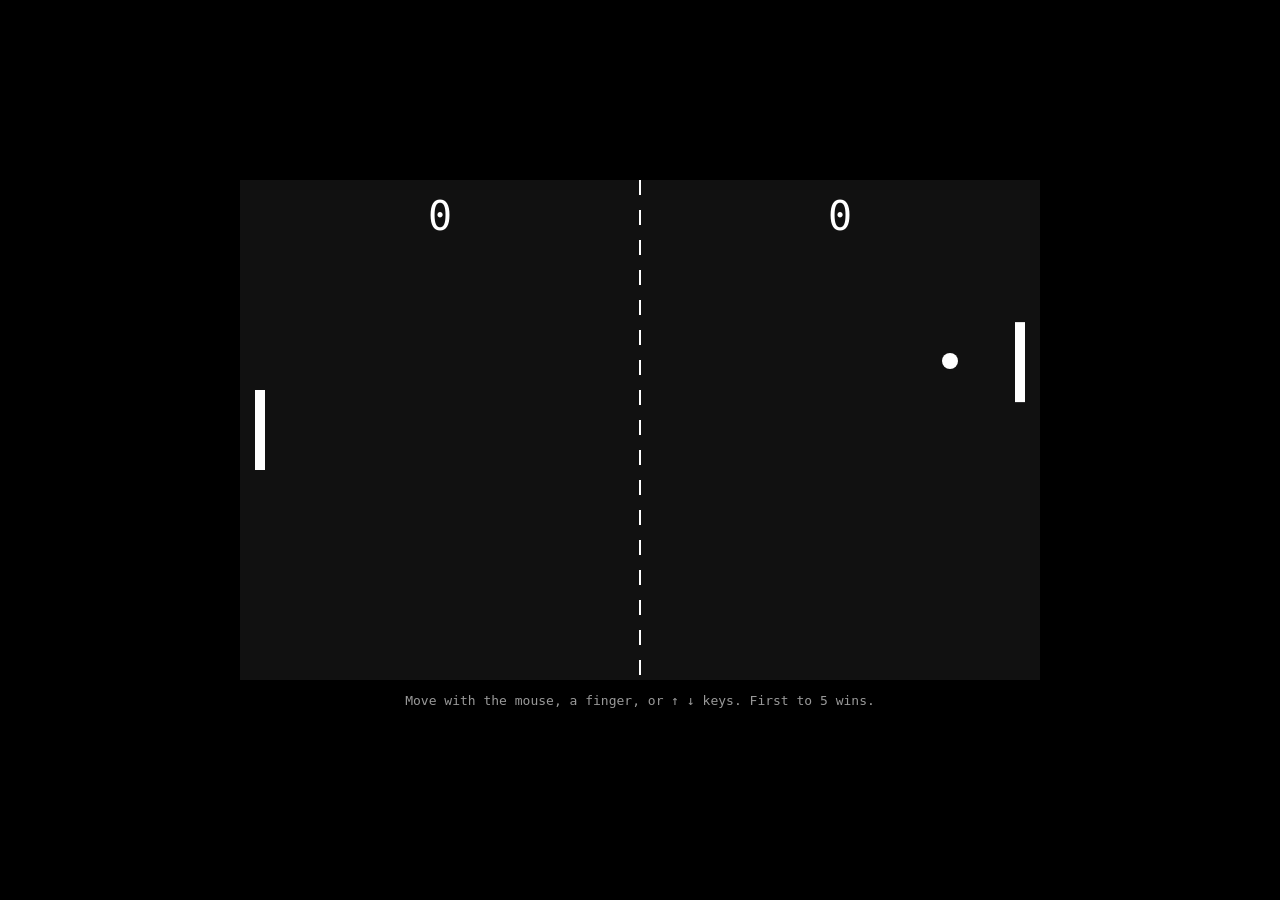
<file: pong/index.html>
<!doctype html>
<html lang="en">
<head>
<meta charset="utf-8">
<meta name="viewport" content="width=device-width, initial-scale=1">
<title>Pong</title>
<style>
  html, body { margin: 0; height: 100%; background: #000; color: #fff; font-family: monospace; }
  body { display: flex; flex-direction: column; align-items: center; justify-content: center; }
  canvas { background: #111; max-width: 100vw; max-height: 85vh; touch-action: none; }
  p { opacity: .6; }
</style>
</head>
<body>
<canvas id="c" width="800" height="500"></canvas>
<p>Move with the mouse, a finger, or ↑ ↓ keys. First to 5 wins.</p>
<script>
const c = document.getElementById('c'), g = c.getContext('2d');
const W = c.width, H = c.height, PH = 80, PW = 10, R = 8;
let you = H / 2, cpu = H / 2, score = [0, 0], keys = {}, ball;

function serve(dir) { ball = { x: W / 2, y: H / 2, vx: 5 * dir, vy: (Math.random() * 6 - 3) }; }
serve(1);

addEventListener('keydown', e => keys[e.key] = true);
addEventListener('keyup', e => keys[e.key] = false);
function pointer(e) { const r = c.getBoundingClientRect(); you = (e.clientY - r.top) * H / r.height; }
c.addEventListener('pointermove', pointer);
c.addEventListener('pointerdown', pointer);

function hit(py, px) {
  if (Math.abs(ball.y - py) < PH / 2 + R && Math.abs(ball.x - px) < PW / 2 + R) {
    ball.vx = -ball.vx * 1.05;
    ball.vy = (ball.y - py) / (PH / 2) * 6;  // where it hits the paddle sets the angle
    ball.x = px + Math.sign(ball.vx) * (PW / 2 + R);
  }
}

function step() {
  if (keys.ArrowUp) you -= 8;
  if (keys.ArrowDown) you += 8;
  cpu += Math.max(-4.5, Math.min(4.5, ball.y - cpu));  // capped speed so it can be beaten
  you = Math.max(PH / 2, Math.min(H - PH / 2, you));
  cpu = Math.max(PH / 2, Math.min(H - PH / 2, cpu));

  ball.x += ball.vx; ball.y += ball.vy;
  if (ball.y < R || ball.y > H - R) ball.vy = -ball.vy;
  hit(you, 20); hit(cpu, W - 20);
  if (ball.x < 0) { score[1]++; serve(1); }
  if (ball.x > W) { score[0]++; serve(-1); }
  if (score[0] === 5 || score[1] === 5) {
    alert(score[0] === 5 ? 'You win!' : 'Computer wins!');
    score = [0, 0];
  }

  g.clearRect(0, 0, W, H);
  g.fillStyle = '#fff';
  for (let y = 0; y < H; y += 30) g.fillRect(W / 2 - 1, y, 2, 15);
  g.fillRect(20 - PW / 2, you - PH / 2, PW, PH);
  g.fillRect(W - 20 - PW / 2, cpu - PH / 2, PW, PH);
  g.beginPath(); g.arc(ball.x, ball.y, R, 0, 7); g.fill();
  g.font = '40px monospace'; g.textAlign = 'center';
  g.fillText(score[0], W / 4, 50); g.fillText(score[1], W * 3 / 4, 50);
  requestAnimationFrame(step);
}
step();
</script>
</body>
</html>
</file>
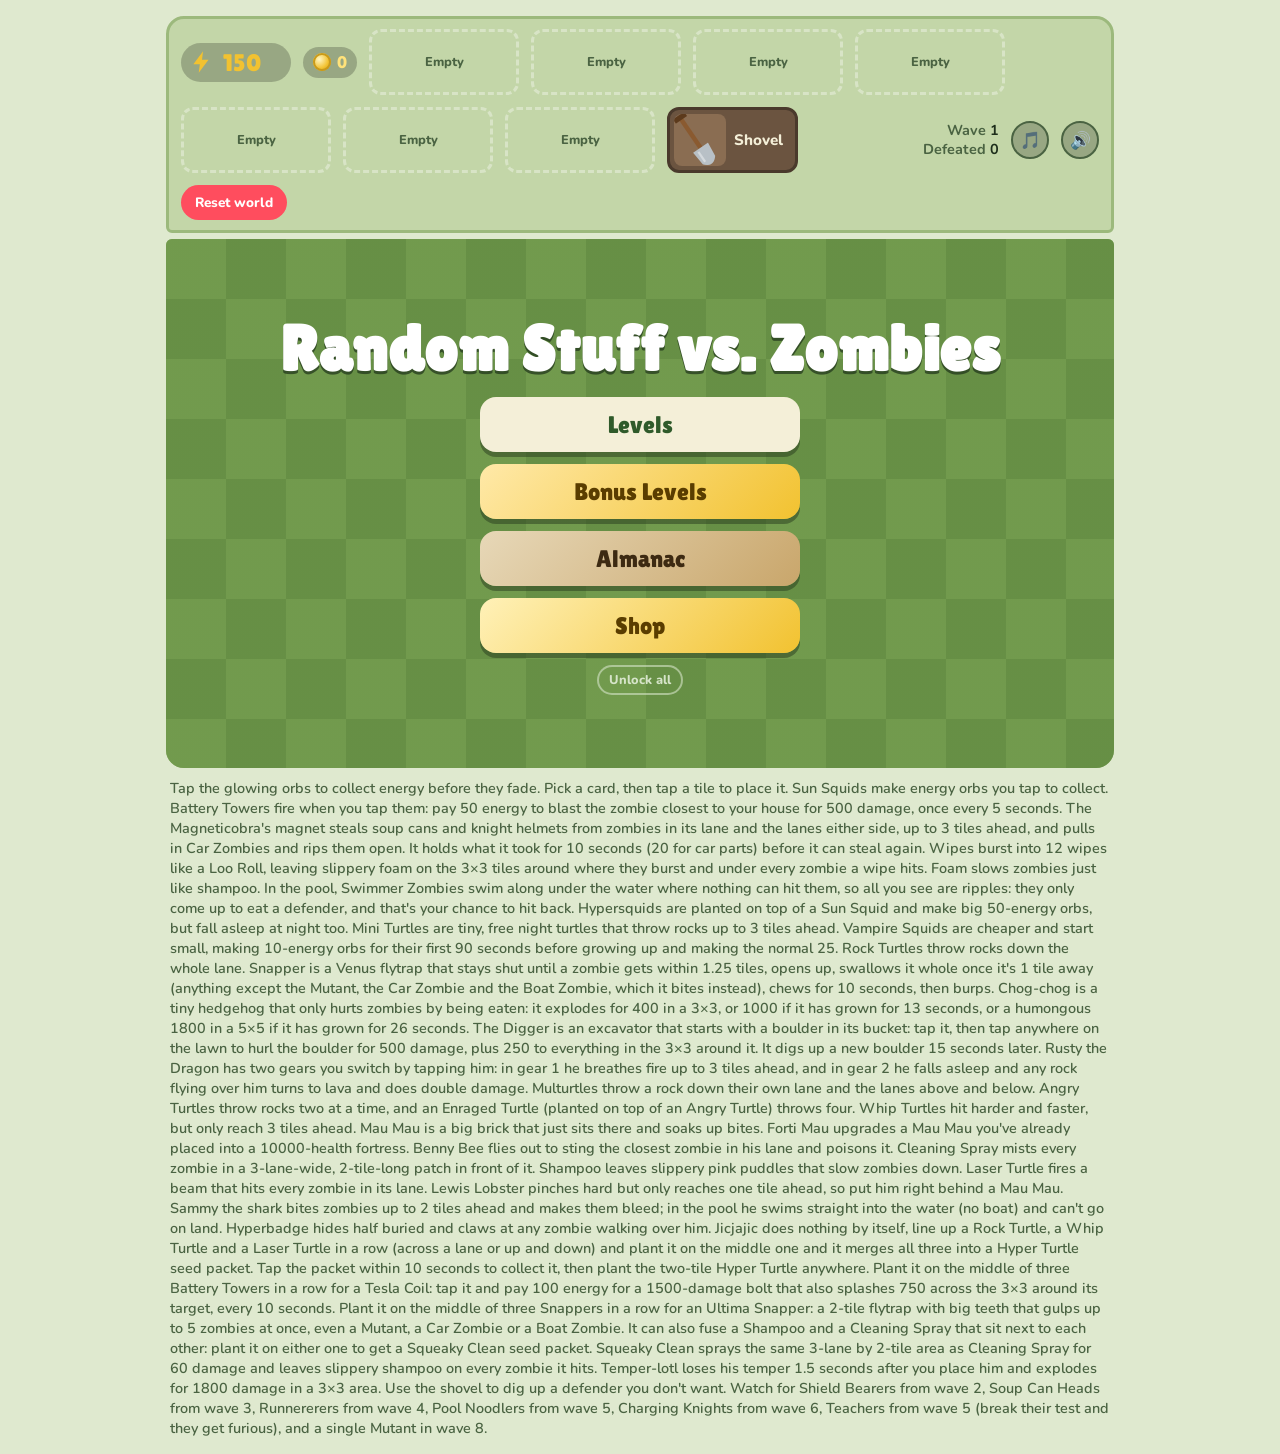
<file: random-stuff-vs-zombies/index.html>
<!DOCTYPE html>
<html lang="en">
<head>
<meta charset="UTF-8">
<meta name="viewport" content="width=device-width, initial-scale=1, viewport-fit=cover">
<title>Random Stuff vs. Zombies</title>
<link rel="preconnect" href="https://fonts.googleapis.com">
<link rel="preconnect" href="https://fonts.gstatic.com" crossorigin>
<link href="https://fonts.googleapis.com/css2?family=Lilita+One&family=Nunito:wght@500;700;800&display=swap" rel="stylesheet">
<link rel="stylesheet" href="style.css">
</head>
<body>
<main>
  <div class="bar">
    <div class="energy" aria-live="polite">
      <svg viewBox="0 0 24 24" aria-hidden="true"><path d="M13 2 4 14h6l-1 8 9-12h-6z" fill="currentColor"/></svg>
      <span id="energy">150</span>
    </div>
    <div class="coins" title="Coins" aria-live="polite"><span class="coin-icon" aria-hidden="true"></span><span id="coinCount">0</span></div>
    <button class="card" data-unit="squid" aria-pressed="false">
      <canvas id="squidArt" width="104" height="104"></canvas>
      <span>Sun Squid<span class="cost">50</span></span>
    </button>
    <button class="card" data-unit="hsquid" aria-pressed="false">
      <canvas id="hsquidArt" width="104" height="104"></canvas>
      <span>Hypersquid<span class="cost">125</span></span>
    </button>
    <button class="card" data-unit="mini" aria-pressed="false">
      <span class="cooldown" aria-hidden="true"></span>
      <canvas id="miniArt" width="104" height="104"></canvas>
      <span>Mini Turtle<span class="cost">0</span></span>
    </button>
    <button class="card" data-unit="vamp" aria-pressed="false">
      <span class="cooldown" aria-hidden="true"></span>
      <canvas id="vampArt" width="104" height="104"></canvas>
      <span>Vampire Squid<span class="cost">25</span></span>
    </button>
    <button class="card" data-unit="turtle" aria-pressed="false">
      <canvas id="turtleArt" width="104" height="104"></canvas>
      <span>Rock Turtle<span class="cost">100</span></span>
    </button>
    <button class="card" data-unit="whip" aria-pressed="false">
      <canvas id="whipArt" width="104" height="104"></canvas>
      <span>Whip Turtle<span class="cost">125</span></span>
    </button>
    <button class="card" data-unit="mau" aria-pressed="false">
      <span class="cooldown" aria-hidden="true"></span>
      <canvas id="mauArt" width="104" height="104"></canvas>
      <span>Mau Mau<span class="cost">50</span></span>
    </button>
    <button class="card" data-unit="forti" aria-pressed="false">
      <span class="cooldown" aria-hidden="true"></span>
      <canvas id="fortiArt" width="104" height="104"></canvas>
      <span>Forti Mau<span class="cost">125</span></span>
    </button>
    <button class="card" data-unit="bee" aria-pressed="false">
      <canvas id="beeArt" width="104" height="104"></canvas>
      <span>Benny Bee<span class="cost">200</span></span>
    </button>
    <button class="card" data-unit="spray" aria-pressed="false">
      <canvas id="sprayArt" width="104" height="104"></canvas>
      <span>Cleaning Spray<span class="cost">175</span></span>
    </button>
    <button class="card" data-unit="shampoo" aria-pressed="false">
      <canvas id="shampooArt" width="104" height="104"></canvas>
      <span>Shampoo<span class="cost">150</span></span>
    </button>
    <button class="card" data-unit="laser" aria-pressed="false">
      <canvas id="laserArt" width="104" height="104"></canvas>
      <span>Laser Turtle<span class="cost">300</span></span>
    </button>
    <button class="card" data-unit="lobster" aria-pressed="false">
      <canvas id="lobsterArt" width="104" height="104"></canvas>
      <span>Lewis Lobster<span class="cost">175</span></span>
    </button>
    <button class="card" data-unit="shark" aria-pressed="false">
      <canvas id="sharkArt" width="104" height="104"></canvas>
      <span>Sammy<span class="cost">250</span></span>
    </button>
    <button class="card" data-unit="badger" aria-pressed="false">
      <canvas id="badgerArt" width="104" height="104"></canvas>
      <span>Hyperbadge<span class="cost">100</span></span>
    </button>
    <button class="card" data-unit="jic" aria-pressed="false">
      <canvas id="jicArt" width="104" height="104"></canvas>
      <span>Jicjajic<span class="cost">50</span></span>
    </button>
    <button class="card" data-unit="lotl" aria-pressed="false">
      <span class="cooldown" aria-hidden="true"></span>
      <canvas id="lotlArt" width="104" height="104"></canvas>
      <span>Temper-lotl<span class="cost">125</span></span>
    </button>
    <button class="card" data-unit="angry" aria-pressed="false">
      <canvas id="angryArt" width="104" height="104"></canvas>
      <span>Angry Turtle<span class="cost">175</span></span>
    </button>
    <button class="card" data-unit="enraged" aria-pressed="false">
      <span class="cooldown" aria-hidden="true"></span>
      <canvas id="enragedArt" width="104" height="104"></canvas>
      <span>Enraged Turtle<span class="cost">200</span></span>
    </button>
    <button class="card" data-unit="dragon" aria-pressed="false">
      <canvas id="dragonArt" width="104" height="104"></canvas>
      <span>Rusty the Dragon<span class="cost">200</span></span>
    </button>
    <button class="card" data-unit="digger" aria-pressed="false">
      <canvas id="diggerArt" width="104" height="104"></canvas>
      <span>Digger<span class="cost">275</span></span>
    </button>
    <button class="card" data-unit="snapper" aria-pressed="false">
      <canvas id="snapperArt" width="104" height="104"></canvas>
      <span>Snapper<span class="cost">150</span></span>
    </button>
    <button class="card" data-unit="chog" aria-pressed="false">
      <span class="cooldown" aria-hidden="true"></span>
      <canvas id="chogArt" width="104" height="104"></canvas>
      <span>Chog-chog<span class="cost">50</span></span>
    </button>
    <button class="card" data-unit="multi" aria-pressed="false">
      <canvas id="multiArt" width="104" height="104"></canvas>
      <span>Multurtle<span class="cost">250</span></span>
    </button>
    <button class="card" data-unit="battery" aria-pressed="false">
      <canvas id="batteryArt" width="104" height="104"></canvas>
      <span>Battery Tower<span class="cost">125</span></span>
    </button>
    <button class="card" data-unit="cobra" aria-pressed="false">
      <canvas id="cobraArt" width="104" height="104"></canvas>
      <span>Magneticobra<span class="cost">100</span></span>
    </button>
    <button class="card" data-unit="boat" aria-pressed="false">
      <span class="cooldown" aria-hidden="true"></span>
      <canvas id="boatArt" width="104" height="104"></canvas>
      <span>Boat<span class="cost">25</span></span>
    </button>
    <button class="card" data-unit="loo" aria-pressed="false">
      <canvas id="looArt" width="104" height="104"></canvas>
      <span>Loo Roll<span class="cost">150</span></span>
    </button>
    <button class="card" data-unit="wipes" aria-pressed="false">
      <canvas id="wipesArt" width="104" height="104"></canvas>
      <span>Wipes<span class="cost">200</span></span>
    </button>
    <button class="card seed" id="hyperSeed" aria-pressed="false" hidden>
      <canvas id="hyperSeedArt" width="104" height="104"></canvas>
      <span>Hyper Turtle<span class="cost">Free · <b id="hyperSeedCount">1</b></span></span>
    </button>
    <button class="card seed" id="teslaSeed" aria-pressed="false" hidden>
      <canvas id="teslaSeedArt" width="104" height="104"></canvas>
      <span>Tesla Coil<span class="cost">Free · <b id="teslaSeedCount">1</b></span></span>
    </button>
    <button class="card seed" id="ultimaSeed" aria-pressed="false" hidden>
      <canvas id="ultimaSeedArt" width="104" height="104"></canvas>
      <span>Ultima Snapper<span class="cost">Free · <b id="ultimaSeedCount">1</b></span></span>
    </button>
    <button class="card seed" id="cleanSeed" aria-pressed="false" hidden>
      <canvas id="cleanSeedArt" width="104" height="104"></canvas>
      <span>Squeaky Clean<span class="cost">Free · <b id="cleanSeedCount">1</b></span></span>
    </button>
    <button class="tool" id="shovelBtn" aria-pressed="false" title="Remove a defender">
      <canvas id="shovelArt" width="104" height="104"></canvas>
      <span>Shovel</span>
    </button>
    <div class="stats">Wave <b id="wave">1</b><br>Defeated <b id="kills">0</b></div>
    <button class="start-waves" id="startWaves" hidden>Start waves ▶</button>
    <button class="sound-toggle" id="musicToggle" aria-pressed="true" title="Music">🎵</button>
    <button class="sound-toggle" id="sfxToggle" aria-pressed="true" title="Sound effects">🔊</button>
    <button class="leave-level" id="leaveLevel" hidden>Leave level</button>
    <button class="reset-world" id="resetWorld">Reset world</button>
  </div>
  <div class="debug-bar" id="debugBar">
    <span>Sandbox: infinite energy, no recharges, no waves.</span>
    <button id="poolPreset" class="preset-btn" aria-pressed="false">🏊 Pool</button>
    <span class="sep" aria-hidden="true"></span>
    <span>Drag a zombie onto the board:</span>
    <button data-spawn="basic">Zombie</button>
    <button data-spawn="shield">Shield Bearer</button>
    <button data-spawn="soup">Soup Can Head</button>
    <button data-spawn="runner">Runnererer</button>
    <button data-spawn="noodler">Pool Noodler</button>
    <button data-spawn="knight">Charging Knight</button>
    <button data-spawn="teacher">Teacher</button>
    <button data-spawn="mini">Mini Teacher</button>
    <button data-spawn="ninja">Nunjaka</button>
    <button data-spawn="car">Car Zombie</button>
    <button data-spawn="mutant">Mutant</button>
    <button data-spawn="tube" class="pool-only" hidden>Swimming Tube Zombie</button>
    <button data-spawn="shieldTube" class="pool-only" hidden>Shield Tube Zombie</button>
    <button data-spawn="soupTube" class="pool-only" hidden>Soup Can Tube Zombie</button>
    <button data-spawn="boatZ" class="pool-only" hidden>Boat Zombie</button>
    <button data-spawn="swimmer" class="pool-only" hidden>Swimmer Zombie</button>
    <button data-spawn="aquaMutant" class="pool-only" hidden>Aqua Mutant</button>
    <span class="sep" aria-hidden="true"></span>
    <button id="openWaveBuilder" class="wave-btn" aria-expanded="false">Custom wave…</button>
  </div>
  <div class="wave-builder" id="waveBuilder" hidden>
    <div class="wb-head">
      <strong>Custom wave</strong>
      <span id="wbTotal">0 zombies</span>
    </div>
    <div class="wb-grid" id="wbGrid"></div>
    <div class="wb-actions">
      <label>Gap between zombies
        <select id="wbGap"><option value="0.3">Fast (0.3 s)</option><option value="0.7" selected>Normal (0.7 s)</option><option value="1.5">Slow (1.5 s)</option><option value="0">All at once</option></select>
      </label>
      <button id="wbClear">Clear</button>
      <button id="wbSend" class="wb-send" disabled>Send wave</button>
    </div>
  </div>

  <div class="board-wrap">
    <canvas id="board" width="900" height="500" aria-label="Game board, 5 lanes by 9 columns"></canvas>
    <div class="overlay show levels-screen" id="menuOverlay">
      <h2 class="menu-title">Random Stuff vs. Zombies</h2>
      <div class="menu-buttons">
        <button class="menu-btn" id="menuLevels">Levels</button>
        <button class="menu-btn bonus" id="menuBonus">Bonus Levels</button>
        <button class="menu-btn almanac" id="menuAlmanac">Almanac</button>
        <button class="menu-btn shop" id="menuShop">Shop</button>
      </div>
      <div class="level-tools">
        <button id="unlockAll" class="tiny">Unlock all</button>
      </div>
    </div>
    <div class="overlay levels-screen" id="levelOverlay">
      <button class="menu-back" data-back>◀ Menu</button>
      <div class="pool-bg" id="poolBg" aria-hidden="true"></div>
      <div class="sky-tint" id="skyTint" aria-hidden="true"><div class="sky-stars"></div><span class="sky-moon"></span></div>
      <h2 id="levelsTitle">Grass</h2>
      <div class="level-row">
        <button class="level-arrow" id="levelsBack" aria-label="Earlier levels">◀</button>
        <div class="level-grid" id="levelGrid">
        <button class="level-card" data-level="1">
          <span class="level-name">Level 1</span>
          <span class="level-goal">Survive 3 waves + a final wave</span>
          <span class="level-units">Sun Squid · Rock Turtle · Whip Turtle · Mau Mau</span>
        </button>
        <button class="level-card" data-level="2" data-needs="1">
          <span class="level-lock" aria-hidden="true">🔒</span>
          <span class="level-name">Level 2</span>
          <span class="level-goal">Survive 4 waves + a final wave</span>
          <span class="level-units">Level 1 defenders + Benny Bee</span>
        </button>
        <button class="level-card" data-level="3" data-needs="2">
          <span class="level-lock" aria-hidden="true">🔒</span>
          <span class="level-name">Level 3</span>
          <span class="level-goal">Survive 5 waves + a final wave</span>
          <span class="level-units">Level 2 defenders + Cleaning Spray</span>
        </button>
        <button class="level-card" data-level="4" data-needs="3">
          <span class="level-lock" aria-hidden="true">🔒</span>
          <span class="level-name">Level 4</span>
          <span class="level-goal">Survive 5 waves + a final wave</span>
          <span class="level-units">Level 3 defenders + Angry Turtle · Pool Noodlers join in</span>
        </button>
        <button class="level-card final-level" data-level="5" data-needs="4">
          <span class="level-lock" aria-hidden="true">🔒</span>
          <span class="level-name">Level 5</span>
          <span class="level-goal">6 waves, then beat the Mutant</span>
          <span class="level-units">+ Temper-lotl & Snapper · the last daytime level</span>
        </button>
        <button class="level-card night-card" data-level="n1" data-needs="5">
          <span class="level-lock" aria-hidden="true">🔒</span>
          <span class="level-name">Level 6</span>
          <span class="level-goal">Survive 3 waves + a final wave</span>
          <span class="level-units">Night falls: Sun Squids sleep · Vampire Squid joins you</span>
        </button>
        <button class="level-card night-card" data-level="n2" data-needs="n1">
          <span class="level-lock" aria-hidden="true">🔒</span>
          <span class="level-name">Level 7</span>
          <span class="level-goal">Survive 3 waves + a final wave</span>
          <span class="level-units">Soup Can Heads arrive · Shampoo joins you</span>
        </button>
        <button class="level-card night-card" data-level="n3" data-needs="n2">
          <span class="level-lock" aria-hidden="true">🔒</span>
          <span class="level-name">Level 8</span>
          <span class="level-goal">Survive 5 waves + a final wave</span>
          <span class="level-units">Runnererers arrive · Mini Turtle joins you</span>
        </button>
        <button class="level-card night-card" data-level="n4" data-needs="n3">
          <span class="level-lock" aria-hidden="true">🔒</span>
          <span class="level-name">Level 9</span>
          <span class="level-goal">Survive 5 waves + a final wave</span>
          <span class="level-units">Mini Teachers in the final wave · Chog-chog joins you</span>
        </button>
        <button class="level-card night-card dawn-card" data-level="n5" data-needs="n4">
          <span class="level-lock" aria-hidden="true">🔒</span>
          <span class="level-name">Level 10</span>
          <span class="level-goal">Survive 7 waves + a BOSS wave</span>
          <span class="level-units">Noodlers + a Knight boss wave · Laser Turtle joins you</span>
        </button>
        <button class="level-card night-card pool-card" data-level="p1" data-needs="n5">
          <span class="level-lock" aria-hidden="true">🔒</span>
          <span class="level-name">Level 11</span>
          <span class="level-goal">Survive 5 waves + a final wave</span>
          <span class="level-units">The Pool! Boats float defenders on water · swimming zombies</span>
        </button>
        <button class="level-card night-card pool-card" data-level="p2" data-needs="p1">
          <span class="level-lock" aria-hidden="true">🔒</span>
          <span class="level-name">Level 12</span>
          <span class="level-goal">Survive 5 waves + a final wave</span>
          <span class="level-units">Soup Can Tube Zombies · Swimmers from wave 4 · Multurtle joins you</span>
        </button>
        <button class="level-card night-card pool-card" data-level="p3" data-needs="p2">
          <span class="level-lock" aria-hidden="true">🔒</span>
          <span class="level-name">Level 13</span>
          <span class="level-goal">Survive 6 waves + a final wave</span>
          <span class="level-units">Swimmers from wave 3 · Noodlers from wave 5 · Lewis Lobster joins you</span>
        </button>
        <button class="level-card night-card pool-card" data-level="p4" data-needs="p3">
          <span class="level-lock" aria-hidden="true">🔒</span>
          <span class="level-name">Level 14</span>
          <span class="level-goal">Survive 6 waves + a final wave</span>
          <span class="level-units">Boat Zombies and Swimmers · Noodlers from wave 4 · Sammy swims in to help</span>
        </button>
        <button class="level-card night-card pool-card final-level" data-level="p5" data-needs="p4">
          <span class="level-lock" aria-hidden="true">🔒</span>
          <span class="level-name">Level 15</span>
          <span class="level-goal">Survive 6 waves + a MUTANT final wave</span>
          <span class="level-units">A Mutant and an Aqua Mutant at the end · Loo Roll joins you</span>
        </button>
        </div>
        <button class="level-arrow" id="levelsMore" aria-label="More levels">▶</button>
      </div>
      <div class="level-tools">
        <button id="resetProgress" class="tiny">Reset progress</button>
      </div>
    </div>
    <div class="overlay levels-screen" id="bonusOverlay">
      <button class="menu-back" data-back>◀ Menu</button>
      <h2>Bonus Levels</h2>
      <div class="level-row">
        <div class="level-grid bonus-grid">
        <button class="level-card" data-level="endless">
          <span class="level-name">Endless</span>
          <span class="level-goal">Waves never stop</span>
          <span class="level-units">Pick any 7 defenders</span>
        </button>
        <button class="level-card sandbox" data-level="sandbox">
          <span class="level-name">Sandbox</span>
          <span class="level-goal">No waves, infinite energy</span>
          <span class="level-units">Every defender at once · drag in your own zombies</span>
        </button>
        <button class="level-card plan" data-level="plan">
          <span class="level-name">Plan Your Defences</span>
          <span class="level-goal">3125 energy to build, then 5 waves</span>
          <span class="level-units">Every defender you own · no energy makers or extra energy · no recharges · daytime</span>
        </button>
        <button class="level-card challenge" data-level="challenge">
          <span class="level-name">Jicjajic Challenge</span>
          <span class="level-goal">4 rounds, each ending in a horde</span>
          <span class="level-units">Pick any 10 · 500 starting energy · win to unlock the Jicjajic</span>
        </button>
        </div>
      </div>
    </div>
    <div class="overlay levels-screen night" id="nightOverlay">
      <button class="menu-back" id="nightBack">◀ Grass</button>
      <div class="night-sky" aria-hidden="true"><span class="moon"></span></div>
      <h2>Night</h2>
      <div class="level-row">
        <div class="level-grid bonus-grid">
        </div>
      </div>
      <p class="night-note">At night, Sun Squids fall asleep and every day defender attacks 25% slower.</p>
    </div>
    <div class="overlay levels-screen almanac-screen" id="almanacOverlay">
      <button class="menu-back" data-back>◀ Menu</button>
      <h2>Almanac</h2>
      <div class="alm-tabs" role="tablist">
        <button class="alm-tab" role="tab" data-tab="defenders" aria-selected="true">Defenders</button>
        <button class="alm-tab" role="tab" data-tab="zombies" aria-selected="false">Zombies</button>
      </div>
      <div class="alm-body">
        <div class="alm-grid" id="almGrid"></div>
        <div class="alm-detail" id="almDetail" aria-live="polite"></div>
      </div>
    </div>
    <div class="overlay levels-screen" id="shopOverlay">
      <button class="menu-back" data-back>◀ Menu</button>
      <h2>Shop</h2>
      <div class="shop-wallet"><span class="coin-icon" aria-hidden="true"></span><span id="shopCoins">0</span> coins</div>
      <div class="shop-grid" id="shopGrid"></div>
    </div>
    <div class="zombie-preview-label" id="zombiePreviewLabel">Zombies coming</div>
    <div class="overlay picker" id="startOverlay">
      <div class="picker-head">
        <h2>Pick your defenders</h2>
        <p>Tap a defender to move it into your hotbar. Tap it in the hotbar to send it back.</p>
        <div class="picker-actions">
          <span class="pick-count" id="pickCount" aria-live="polite">0 of 7 picked</span>
          <button id="startBtn" disabled>Start game</button>
        </div>
        <p class="pick-warning" id="pickWarning" role="status" hidden></p>
      </div>
      <div class="picker-grid" id="pickerGrid"></div>
    </div>
    <div class="overlay lose-screen" id="endOverlay">
      <h2 class="lose-title">THE ZOMBIES<br>GOT IN!</h2>
      <p class="lose-sub" id="loseWho"></p>
      <canvas id="loseZombie" width="220" height="220" aria-hidden="true"></canvas>
      <p class="tombstone" id="endText"></p>
      <div class="overlay-actions">
        <button id="restartBtn">Try again</button>
        <button id="changeBtn" class="secondary">Change defenders</button>
        <button class="secondary to-levels">Levels</button>
        <button class="secondary" id="loseMenuBtn">Main menu</button>
      </div>
    </div>
    <div class="overlay reward-screen" id="rewardOverlay">
      <h2 id="rewardTitle">You got a new defender!</h2>
      <div class="reward-list" id="rewardList"></div>
      <button id="rewardNextBtn">Next</button>
    </div>
    <div class="overlay win-screen" id="winOverlay">
      <h2 id="winTitle">You win!!!</h2>
      <canvas id="coinBag" width="220" height="170" aria-hidden="true"></canvas>
      <p id="winText"></p>
      <div class="overlay-actions">
        <button class="secondary to-levels">Levels</button>
        <button class="secondary" id="winMenuBtn">Main menu</button>
        <button id="winNextBtn">Next level ▶</button>
      </div>
    </div>
  </div>
  <div class="drag-chip" id="dragChip"></div>
  <div class="win-flash" id="winFlash" aria-hidden="true"></div>
  <p class="hint">Tap the glowing orbs to collect energy before they fade. Pick a card, then tap a tile to place it. Sun Squids make energy orbs you tap to collect. Battery Towers fire when you tap them: pay 50 energy to blast the zombie closest to your house for 500 damage, once every 5 seconds. The Magneticobra's magnet steals soup cans and knight helmets from zombies in its lane and the lanes either side, up to 3 tiles ahead, and pulls in Car Zombies and rips them open. It holds what it took for 10 seconds (20 for car parts) before it can steal again. Wipes burst into 12 wipes like a Loo Roll, leaving slippery foam on the 3×3 tiles around where they burst and under every zombie a wipe hits. Foam slows zombies just like shampoo. In the pool, Swimmer Zombies swim along under the water where nothing can hit them, so all you see are ripples: they only come up to eat a defender, and that's your chance to hit back. Hypersquids are planted on top of a Sun Squid and make big 50-energy orbs, but fall asleep at night too. Mini Turtles are tiny, free night turtles that throw rocks up to 3 tiles ahead. Vampire Squids are cheaper and start small, making 10-energy orbs for their first 90 seconds before growing up and making the normal 25. Rock Turtles throw rocks down the whole lane. Snapper is a Venus flytrap that stays shut until a zombie gets within 1.25 tiles, opens up, swallows it whole once it's 1 tile away (anything except the Mutant, the Car Zombie and the Boat Zombie, which it bites instead), chews for 10 seconds, then burps. Chog-chog is a tiny hedgehog that only hurts zombies by being eaten: it explodes for 400 in a 3×3, or 1000 if it has grown for 13 seconds, or a humongous 1800 in a 5×5 if it has grown for 26 seconds. The Digger is an excavator that starts with a boulder in its bucket: tap it, then tap anywhere on the lawn to hurl the boulder for 500 damage, plus 250 to everything in the 3×3 around it. It digs up a new boulder 15 seconds later. Rusty the Dragon has two gears you switch by tapping him: in gear 1 he breathes fire up to 3 tiles ahead, and in gear 2 he falls asleep and any rock flying over him turns to lava and does double damage. Multurtles throw a rock down their own lane and the lanes above and below. Angry Turtles throw rocks two at a time, and an Enraged Turtle (planted on top of an Angry Turtle) throws four. Whip Turtles hit harder and faster, but only reach 3 tiles ahead. Mau Mau is a big brick that just sits there and soaks up bites. Forti Mau upgrades a Mau Mau you've already placed into a 10000-health fortress. Benny Bee flies out to sting the closest zombie in his lane and poisons it. Cleaning Spray mists every zombie in a 3-lane-wide, 2-tile-long patch in front of it. Shampoo leaves slippery pink puddles that slow zombies down. Laser Turtle fires a beam that hits every zombie in its lane. Lewis Lobster pinches hard but only reaches one tile ahead, so put him right behind a Mau Mau. Sammy the shark bites zombies up to 2 tiles ahead and makes them bleed; in the pool he swims straight into the water (no boat) and can't go on land. Hyperbadge hides half buried and claws at any zombie walking over him. Jicjajic does nothing by itself, line up a Rock Turtle, a Whip Turtle and a Laser Turtle in a row (across a lane or up and down) and plant it on the middle one and it merges all three into a Hyper Turtle seed packet. Tap the packet within 10 seconds to collect it, then plant the two-tile Hyper Turtle anywhere. Plant it on the middle of three Battery Towers in a row for a Tesla Coil: tap it and pay 100 energy for a 1500-damage bolt that also splashes 750 across the 3×3 around its target, every 10 seconds. Plant it on the middle of three Snappers in a row for an Ultima Snapper: a 2-tile flytrap with big teeth that gulps up to 5 zombies at once, even a Mutant, a Car Zombie or a Boat Zombie. It can also fuse a Shampoo and a Cleaning Spray that sit next to each other: plant it on either one to get a Squeaky Clean seed packet. Squeaky Clean sprays the same 3-lane by 2-tile area as Cleaning Spray for 60 damage and leaves slippery shampoo on every zombie it hits. Temper-lotl loses his temper 1.5 seconds after you place him and explodes for 1800 damage in a 3×3 area. Use the shovel to dig up a defender you don't want. Watch for Shield Bearers from wave 2, Soup Can Heads from wave 3, Runnererers from wave 4, Pool Noodlers from wave 5, Charging Knights from wave 6, Teachers from wave 5 (break their test and they get furious), and a single Mutant in wave 8.</p>
</main>

<!-- these all share one global scope, in this order: code that runs while a file loads can only use things from files above it -->
<script src="js/units.js"></script>
<script src="js/game-state.js"></script>
<script src="js/controls.js"></script>
<script src="js/debug.js"></script>
<script src="js/menus.js"></script>
<script src="js/shop.js"></script>
<script src="js/almanac.js"></script>
<script src="js/level-select.js"></script>
<script src="js/waves.js"></script>
<script src="js/draw-extras.js"></script>
<script src="js/sound.js"></script>
<script src="js/combat.js"></script>
<script src="js/update.js"></script>
<script src="js/draw-ground.js"></script>
<script src="js/draw-defenders.js"></script>
<script src="js/draw-zombies.js"></script>
<script src="js/draw.js"></script>
<script src="js/main.js"></script>
</body>
</html>
</file>
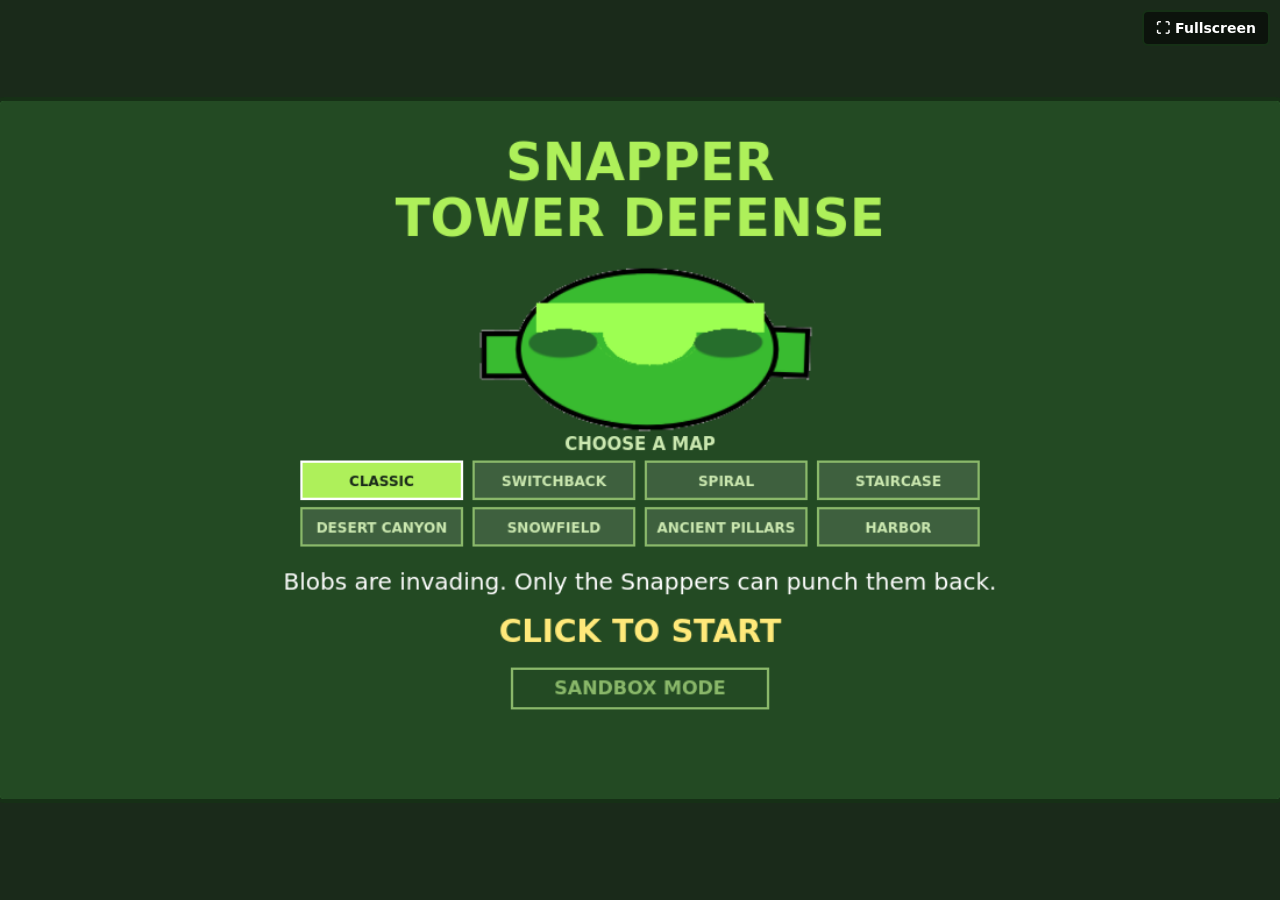
<file: snapper-tower-defense/index.html>
<!DOCTYPE html>
<html>
<head>
<meta charset="utf-8">
<title>Snapper Tower Defense</title>
<style>
  html, body { margin:0; padding:0; height:100%; overflow:hidden; background:#1a2a1a; font-family:system-ui,sans-serif; }
  body { display:flex; justify-content:center; align-items:center; }
  #stage { position:relative; width:100vw; height:100vh; display:flex; justify-content:center; align-items:center; }
  canvas { background:#3d7a3d; border:4px solid #163016; border-radius:8px; cursor:crosshair; }
  #fsBtn {
    position:absolute; top:10px; right:10px; z-index:10;
    background:rgba(0,0,0,0.55); color:#fff; border:2px solid #163016; border-radius:6px;
    padding:8px 12px; font:bold 14px system-ui,sans-serif; cursor:pointer;
  }
  #fsBtn:hover { background:rgba(0,0,0,0.75); }
</style>
</head>
<body>
<div id="stage">
  <canvas id="game" width="1100" height="600"></canvas>
  <button id="fsBtn" title="Toggle fullscreen (F)">⛶ Fullscreen</button>
</div>
<script>
const cvs = document.getElementById('game'), ctx = cvs.getContext('2d');
// steel enemies are always the same radius, so build this gradient once instead of every frame per enemy
const STEEL_GRAD = ctx.createLinearGradient(-16, -16, 16, 16);
STEEL_GRAD.addColorStop(0, '#3d3d3d');
STEEL_GRAD.addColorStop(1, '#c8c8c8');
const ULTRASTEEL_GRAD = ctx.createLinearGradient(-16, -16, 16, 16); // cooler, darker plate steel
ULTRASTEEL_GRAD.addColorStop(0, '#23282d');
ULTRASTEEL_GRAD.addColorStop(1, '#9aa5ac');
const stage = document.getElementById('stage'), fsBtn = document.getElementById('fsBtn');
const GAME_W = cvs.width, GAME_H = cvs.height;
function fitCanvas() {
  const availW = stage.clientWidth, availH = stage.clientHeight;
  const scale = Math.min(availW / GAME_W, availH / GAME_H);
  cvs.style.width = (GAME_W * scale) + 'px';
  cvs.style.height = (GAME_H * scale) + 'px';
}
window.addEventListener('resize', fitCanvas);
document.addEventListener('fullscreenchange', fitCanvas);
fitCanvas();
function toggleFullscreen() {
  if (!document.fullscreenElement) {
    (stage.requestFullscreen ? stage : document.documentElement).requestFullscreen().catch(() => {});
  } else {
    document.exitFullscreen();
  }
}
fsBtn.addEventListener('click', toggleFullscreen);
window.addEventListener('keydown', e => { if (e.key === 'f' || e.key === 'F') toggleFullscreen(); });
// sprite PNGs now ship with real baked-in alpha, so just load them directly (no per-pixel canvas scan needed)
function loadKeyed(src, done) {
  const img = new Image(); img.src = src;
  img.onload = () => done(img);
}
let sheet = {complete:false}, camoSheet = {complete:false}, ninjaSheet = {complete:false}, ultraCamoSheet = {complete:false}, cannonSheet = {complete:false}, bankingDobaSheet = {complete:false};
loadKeyed('oh_my_snapper.PNG', c => sheet = c);
loadKeyed('camo_added.PNG', c => camoSheet = c);
loadKeyed('ninjarie.PNG', c => ninjaSheet = c);
loadKeyed('cannon_snapper.PNG', c => cannonSheet = c);
loadKeyed('ultra_camo.PNG', c => ultraCamoSheet = c);
loadKeyed('banking_doba.PNG', c => bankingDobaSheet = c);
const CAMO_SPR = {x:1533, y:93, w:122, h:118}; // camo blob on the camo sheet
const ULTRACAMO_SPR = {x:0, y:0, w:114, h:113}; // the blue camo blob, its own sheet

// sprite source rects per tower kind: idle, punch-right, punch-left
const SPRS = {
  doba: {
    img: () => sheet,
    idle:  {x:50,  y:30, w:270, h:135},
    punchR:{x:360, y:30, w:255, h:185},
    punchL:{x:670, y:30, w:250, h:190},
  },
  ninjarie: {
    img: () => ninjaSheet,
    idle:  {x:25,  y:50, w:265, h:135},
    punchR:{x:300, y:55, w:295, h:138},
    punchL:{x:615, y:50, w:235, h:160},
  },
  cannon: { // idle, then firing (with muzzle flame), then the recoil frame right after
    img: () => cannonSheet,
    idle:  {x:129, y:35, w:206, h:221},
    punchR:{x:396, y:32, w:236, h:441}, // shooting, flame frame
    punchL:{x:667, y:15, w:205, h:188}, // recoil, right after shooting
  },
  bankingDoba: { // sits at a desk, never punches — just alternates between its two drawn frames
    img: () => bankingDobaSheet,
    idle:  {x:12,  y:12, w:294, h:328},
    idle2: {x:318, y:12, w:294, h:328},
  },
};
// document/crate pickup icons — cropped from the same banking doba art sheet
const DOC_SPR   = {x:12, y:352, w:26, h:40};
const CRATE_SPR = {x:50, y:352, w:34, h:34};

// enemy types straight from the design sheet
const ETYPES = { // rewards scaled to doba prices
  1:    {hp:50,    speed:60, color:'#f5f05a', r:16, reward:6},
  2:    {hp:150,   speed:60, color:'#f0c455', r:16, reward:9},
  3:    {hp:75,    speed:90, color:'#f0955c', r:16, reward:12},
  4:    {hp:300,   speed:60, color:'#f07070', r:16, reward:15},
  5:    {hp:750,   speed:60, color:'#ff79c2', r:16, reward:40},
  6:    {hp:500,   speed:90, color:'#ffb4de', r:16, reward:50},
  7:    {hp:1500,  speed:60, color:'#c67aff', r:16, reward:90},
  steel: {hp:500, speed:45, color:'#a8a8a8', r:16, reward:60, armored:true, steel:true}, // only explosions (bombs, mega/atomic punch) hurt it
  ultraSteel: {hp:1550, speed:45, color:'#a8a8a8', r:16, reward:160, armored:true, steel:true, ultraSteel:true}, // riveted plating; only explosions hurt it
  camo:      {hp:150, speed:75, color:'#4a4f38', r:16, reward:20,  camo:true},
  ultraCamo: {hp:750, speed:75, color:'#35507f', r:16, reward:110, camo:true, ultraCamo:true},
  boss:  {hp:2500,  speed:45, color:'#f7f0a0', r:26, reward:500,  boss:true, splitInto:4}, // splits into 4 level-4s
  boss2: {hp:15000, speed:45, color:'#ff8888', ringColor:'#ff3737', r:30, reward:3000, boss:true, splitInto:7}, // splits into 4 level-7s
};

// the track (waypoints) — several layouts to pick from on the title screen.
// obstacles: {x,y,r,type:'rock'|'building'|'water'} — block tower placement; rocks/buildings also bounce cannonballs
const MAPS = [
  { name:'CLASSIC', theme:'grass', obstacles: [], path: [
    {x:-30,y:120},{x:250,y:120},{x:250,y:300},{x:120,y:300},{x:120,y:480},
    {x:480,y:480},{x:480,y:200},{x:700,y:200},{x:700,y:400},{x:990,y:400},
  ]},
  { name:'SWITCHBACK', theme:'grass', obstacles: [
    {x:50,y:220,r:120,type:'water'},
  ], path: [
    {x:-30,y:510},{x:870,y:510},{x:870,y:400},{x:200,y:400},{x:200,y:290},
    {x:870,y:290},{x:870,y:180},{x:200,y:180},{x:200,y:70},{x:990,y:70},
  ]},
  { name:'SPIRAL', theme:'grass', obstacles: [
    {x:480,y:555,w:1000,h:80,type:'water'}, // river, bank to bank
  ], path: [
    {x:-30,y:300},{x:500,y:300},{x:500,y:100},{x:850,y:100},{x:850,y:480},
    {x:300,y:480},{x:300,y:220},{x:650,y:220},{x:650,y:400},{x:990,y:400},
  ]},
  { name:'STAIRCASE', theme:'grass', obstacles: [
    {x:376,y:436,r:150,type:'water'},
  ], path: [
    {x:-30,y:70},{x:150,y:70},{x:150,y:230},{x:360,y:230},{x:360,y:70},
    {x:560,y:70},{x:560,y:410},{x:760,y:410},{x:760,y:190},{x:990,y:190},
  ]},
  { name:'DESERT CANYON', theme:'desert', obstacles: [
    {x:730,y:470,r:28,type:'rock'}, {x:290,y:180,r:26,type:'rock'},
    {x:630,y:300,w:110,h:640,type:'water'}, // river, running top to bottom — the road bridges it
  ], path: [
    {x:-30,y:440},{x:250,y:440},{x:250,y:260},{x:130,y:260},{x:130,y:90},
    {x:500,y:90},{x:500,y:340},{x:760,y:340},{x:760,y:150},{x:990,y:150},
  ]},
  { name:'SNOWFIELD', theme:'snow', obstacles: [
    {x:450,y:270,r:28,type:'rock'}, {x:750,y:150,r:26,type:'rock'},
    {x:100,y:125,r:130,type:'water'}, // frozen lake
    {x:480,y:380,w:1000,h:96,type:'water'}, // river, bank to bank, nearer the middle of the map
  ], path: [
    {x:-30,y:300},{x:300,y:300},{x:300,y:50},{x:600,y:50},{x:600,y:460},
    {x:900,y:460},{x:900,y:300},{x:990,y:300},
  ]},
  { name:'ANCIENT PILLARS', theme:'ruins', obstacles: [
    {x:90,y:150,r:75,type:'building'}, {x:240,y:60,r:75,type:'building'}, {x:150,y:540,r:75,type:'building'},
    {x:390,y:420,r:75,type:'building'}, {x:600,y:480,r:75,type:'building'}, {x:720,y:180,r:75,type:'building'},
    {x:870,y:480,r:75,type:'building'},
  ], path: [
    {x:-30,y:300},{x:320,y:300},{x:320,y:160},{x:600,y:160},{x:600,y:340},
    {x:850,y:340},{x:850,y:120},{x:990,y:120},
  ]},
  { name:'HARBOR', theme:'harbor', obstacles: [
    {x:880,y:500,r:28,type:'rock'}, {x:700,y:500,r:26,type:'rock'},
    {x:800,y:420,r:60,type:'container'}, {x:490,y:440,r:105,type:'crane'}, // ludicrously large dockyard crane
    {x:810,y:125,r:120,type:'water'}, // basin
    {x:250,y:300,w:100,h:640,type:'water'}, // river, running top to bottom — the road bridges it
  ], path: [
    {x:-30,y:440},{x:180,y:440},{x:180,y:260},{x:380,y:260},{x:380,y:60},
    {x:650,y:60},{x:650,y:300},{x:990,y:300},
  ]},
];
let mapIndex = 0;
let PATH = MAPS[mapIndex].path;
let OBSTACLES = MAPS[mapIndex].obstacles;
let THEME = MAPS[mapIndex].theme;
const PATH_W = 46;

// per-theme ground / road / decoration colors
const THEME_COLORS = {
  grass:  { bg:'#3d7a3d', pathOuter:'#2b5a2b', pathInner:'#c9a86a' },
  desert: { bg:'#d9c17a', pathOuter:'#a8863f', pathInner:'#e8d9a0' },
  snow:   { bg:'#dfeaf2', pathOuter:'#9fb3c2', pathInner:'#c7d6de' },
  ruins:  { bg:'#8a7c5c', pathOuter:'#5c4f39', pathInner:'#c4b48c' },
  harbor: { bg:'#5f8f6a', pathOuter:'#3f6b48', pathInner:'#c9a86a' },
};
const THEME_DECOR = { // [kind0 pair, kind1 pair, kind2 pair] colors, swapped in for the grass bush/flower/rock shapes
  grass:  [['#2e6330','#3c7d3e'], ['#f7f0a0','#f0d8f5'], ['#8a8f85','#a5aa9f']],
  desert: [['#8a6d3f','#a9865a'], ['#4f7942','#3a5c30'], ['#c2a878','#d8c090']],
  snow:   [['#dfe9ee','#ffffff'], ['#bfe3ff','#eaf7ff'], ['#8a97a3','#c9d6de']],
  ruins:  [['#6b6048','#847761'], ['#7c8f5e','#96a878'], ['#5a5548','#726c5c']],
  harbor: [['#2e6330','#3c7d3e'], ['#f7f0a0','#f0d8f5'], ['#8a8f85','#a5aa9f']],
};

// tower kinds per the doba_upgrades / ninjarie_upgrades sheets
// two upgrade paths each; tier 3 in one path locks tier 3 in the other
const TKINDS = {
  doba: {
    name:'DOBA', cost:200, range:100, icons:['⚡','👊'],
    paths: [
      [ // attack rate
        {rate:2},
        {rate:3,  cost:150,   name:'Faster Punches'},
        {rate:4,  cost:450,   name:'Even Faster Punches'},
        {rate:8,  cost:2000,  name:'Ra-ta-ta-ta'},
        {rate:40, cost:21000, name:'Lightning Punches'},
      ],
      [ // damage (tier 3+ adds the mega/atomic punch ability)
        {damage:20},
        {damage:55,  cost:250,   name:'Stronger Punches'},
        {damage:85,  cost:350,   name:'Even Stronger Punches'},
        {damage:145, cost:1700,  name:'Mega Punch', aoe:3000},
        {damage:500, cost:18000, name:'Atomic Punch', aoe:10000},
      ],
    ],
  },
  ninjarie: { // 45-dmg shurikens, 1/sec, pierce 2; the only tower that sees camo
    name:'NINJARIE', cost:270, range:180, icons:['✦','💣'], seesCamo:true,
    paths: [
      [ // shurikens
        {},
        {cost:190,   name:'Sharper Shurikens'},   // pierce 3
        {cost:350,   name:'Other Strike'},        // every other shuriken gold, double damage
        {cost:2400,  name:'Dual Shuriken'},       // 2 side by side, 3/sec
        {cost:22000, name:'Snapper Jitsu'},       // 5 double-damage shurikens, 5/sec, fan spread
      ],
      [ // traps
        {},
        {cost:300,   name:'Caltrops'},            // every 2s, 25 dmg, lasts 10s
        {cost:290,   name:'Sneaky Snapper'},      // every 10th caltrop golden: 250 dmg, 30s
        {cost:1400,  name:'Sticky Bombs'},        // every 5s, 250 dmg in an area
        {cost:20000, name:'Boss Bombs'},          // 15k dmg bomb when a boss is in range
      ],
    ],
  },
  bankingDoba: { // passive economy tower: makes money instead of attacking, via collectible documents
    name:'BANKING DOBA', cost:945, range:100, icons:['📄','⌨️'], note:"makes money",
    paths: [
      [ // document / crate value
        {},
        {cost:750,    name:'More Important Documents'},        // documents worth $150
        {cost:600,    name:'Even More Important Documents'},   // documents worth $200
        {cost:5100,   name:'Document Crate'},                  // crates worth $500, 3-5 a round
        {cost:70000,  name:'Hyper Crate'},                     // crates worth $2500, same 3-5 a round
      ],
      [ // typing speed / auto-deposits
        {},
        {cost:650,    name:'Faster Typing'},          // 6 documents a round instead of 4 (or 4 crates instead of 3, once you have Document Crate)
        {cost:750,    name:'Even Faster Typing'},     // 8 documents a round instead of 6 (or 5 crates instead of 4)
        {cost:4600,   name:'Online Deposits'},        // $90 x 15 a round straight to the bank, no clicking needed
        {cost:62000,  name:'Gigabyte Transfer'},      // $300 x 15 a round straight to the bank
      ],
    ],
  },
  cannon: { // slow heavy cannonballs, 20 pierce; its shots damage steel blobs
    name:'CANNON', cost:450, range:140, icons:['\u26AB','\uD83D\uDE80'], note:'damages steel',
    paths: [
      [ // cannonballs
        {},
        {cost:250,   name:'Far and Wide'},          // balls 50% faster, range slightly up
        {cost:400,   name:'Quick Shots'},           // 1 attack / 2s
        {cost:1650,  name:'Grape Shot'},            // 7 small balls in a 70-degree cone, pierce 3, 200 dmg (other path's damage no longer applies)
        {cost:28000, name:'Cloud of Cannonballs'},  // 27 balls in the cone, 500 dmg
      ],
      [ // heavier ordnance
        {},
        {cost:550,   name:'Harder Hits'},           // 300 dmg
        {cost:500,   name:'Even Harder Hits'},      // 450 dmg
        {cost:1750,  name:'Missiles'},              // explode on contact: 1500 in a small area, range slightly up
        {cost:35000, name:'Atomic Missiles', icbm:30000}, // 5k missiles + ICBM ability: 30k at the toughest blob
      ],
    ],
  },
};
const AOE_RADIUS = 130, AOE_CD = 10, ICBM_CD = 20; // ponytail: doba "ability" fires automatically on cooldown, no activation UI
const DOC_GRAB_R = 50; // banking doba: hover/tap this close to a document or crate to collect it

// ---- sound (WebAudio, no assets) ----
let ac, masterGain;
function beep(freq, dur, type='square', vol=0.06, slideTo=0) {
  if (!ac) return;
  const o = ac.createOscillator(), g = ac.createGain();
  o.type = type; o.frequency.value = freq;
  if (slideTo) o.frequency.exponentialRampToValueAtTime(slideTo, ac.currentTime + dur);
  g.gain.setValueAtTime(vol, ac.currentTime);
  g.gain.exponentialRampToValueAtTime(0.001, ac.currentTime + dur);
  o.connect(g).connect(masterGain);
  o.start(); o.stop(ac.currentTime + dur);
}
const sfx = {
  punch:  () => beep(160, 0.07, 'square', 0.05, 60),
  ting:   () => { beep(1600, 0.12, 'triangle', 0.05, 2400); beep(2400, 0.07, 'sine', 0.03); }, // blocked hit on armor
  bounce: () => beep(240, 0.08, 'square', 0.07, 120), // cannonball glancing off a rock/building
  cannon: () => {
    beep(55, 0.3, 'triangle', 0.24, 25); beep(220, 0.06, 'square', 0.07, 70);
    if (!ac) return;
    const len = ac.sampleRate * 0.3, buf = ac.createBuffer(1, len, ac.sampleRate); // deep muzzle-blast thump
    const d = buf.getChannelData(0);
    for (let i = 0; i < len; i++) d[i] = (Math.random()*2-1) * (1 - i/len);
    const src = ac.createBufferSource(), g = ac.createGain(), lp = ac.createBiquadFilter();
    lp.type = 'lowpass'; lp.frequency.value = 220; // filter out the hiss, keep the deep body
    src.buffer = buf; g.gain.value = 0.42;
    src.connect(lp).connect(g).connect(masterGain); src.start();
  },

  pop:    () => beep(400, 0.15, 'triangle', 0.08, 60),
  place:  () => beep(520, 0.1, 'sine', 0.08),
  cash:   () => { beep(1046, 0.06, 'sine', 0.05, 1568); setTimeout(() => beep(1568, 0.08, 'sine', 0.04), 55); }, // banking document collected
  upgrade:() => { beep(440, 0.09, 'sine', 0.08); setTimeout(() => beep(660, 0.12, 'sine', 0.08), 90); },
  leak:   () => beep(110, 0.3, 'sawtooth', 0.08, 55),
  clear:  () => { beep(523, 0.1, 'sine', 0.07); setTimeout(() => beep(784, 0.18, 'sine', 0.07), 110); },
  win:    () => [523,659,784,1047].forEach((f,i) => setTimeout(() => beep(f, 0.25, 'sine', 0.08), i*140)),
  missileBoom: () => { // quieter explosion for cannon missile/atomic missile impacts
    if (!ac) return;
    beep(140, 0.5, 'sawtooth', 0.09, 30);
    beep(70, 0.65, 'triangle', 0.1, 25);
    setTimeout(() => beep(100, 0.3, 'sawtooth', 0.05, 30), 150);
    const len = ac.sampleRate * 0.4, buf = ac.createBuffer(1, len, ac.sampleRate);
    const d = buf.getChannelData(0);
    for (let i = 0; i < len; i++) d[i] = (Math.random()*2-1) * (1 - i/len);
    const src = ac.createBufferSource(), g = ac.createGain();
    src.buffer = buf; g.gain.value = 0.07;
    src.connect(g).connect(masterGain); src.start();
  },
  boom:   () => {
    if (!ac) return;
    beep(140, 0.6, 'sawtooth', 0.18, 30);
    beep(70, 0.8, 'triangle', 0.2, 25);
    setTimeout(() => beep(100, 0.4, 'sawtooth', 0.1, 30), 150);
    // white-noise blast
    const len = ac.sampleRate * 0.5, buf = ac.createBuffer(1, len, ac.sampleRate);
    const d = buf.getChannelData(0);
    for (let i = 0; i < len; i++) d[i] = (Math.random()*2-1) * (1 - i/len);
    const src = ac.createBufferSource(), g = ac.createGain();
    src.buffer = buf; g.gain.value = 0.15;
    src.connect(g).connect(masterGain); src.start();
  },
  lose:   () => [330,262,196].forEach((f,i) => setTimeout(() => beep(f, 0.3, 'sawtooth', 0.05), i*180)),
};

// ---- background music: calm loop normally, energetic/tense loop for the round-10 and round-25 boss waves ----
const SCALE = [220.00, 246.94, 261.63, 293.66, 329.63, 349.23, 392.00, 440.00]; // A natural minor
const TRACKS = {
  calm: {
    bpm: 96,
    // bass (14 steps) and lead (24 steps) are different lengths on purpose — their combination
    // doesn't fully repeat for 168 steps, so it doesn't feel like a short loop on replay
    bass: [0, 2, 3, 2, 4, 3, 2, 0, 3, 4, 2, 0, 3, 2],
    lead: [0, 2, 3, 4, 5, 4, 3, 2, 4, 5, 4, 3, 2, 3, 0, 2, 5, 4, 2, 0, 3, 4, 2, 0],
    bassWave: 'sine', bassVol: 0.045, leadWave: 'triangle', leadVol: 0.03, drums: false,
  },
  intense: {
    bpm: 152,
    // bass (16 steps) and lead (24 steps) are different lengths on purpose — their combination
    // doesn't fully repeat for 48 steps, so the loop feels much less like a short repeating riff
    bass: [0, 0, 0, 3, 0, 0, 4, 4, 3, 3, 0, 0, 4, 4, 3, 0],
    lead: [7, 6, 7, 6, 5, 4, 5, 4, 3, 2, 3, 2, 4, 5, 6, 7, 7, 4, 7, 4, 6, 3, 6, 3],
    bassWave: 'sawtooth', bassVol: 0.065, leadWave: 'square', leadVol: 0.045, drums: true,
  },
};
let musicMode = 'calm', musicStep = 0, musicTimer = null;
function scheduleMusic() {
  const trk = TRACKS[musicMode];
  const stepTime = 60 / trk.bpm / 2; // 8th notes
  if (state === 'playing') {
    const bassNote = trk.bass[musicStep % trk.bass.length];
    const leadNote = trk.lead[musicStep % trk.lead.length];
    if (bassNote >= 0) beep(SCALE[bassNote] / 2, stepTime * 0.9, trk.bassWave, trk.bassVol);
    if (leadNote >= 0) beep(SCALE[leadNote] * 2, stepTime * 0.4, trk.leadWave, trk.leadVol);
    if (trk.drums && musicStep % 2 === 0) beep(90, 0.06, 'triangle', 0.06); // low thump on the beat
    musicStep++;
  }
  musicTimer = setTimeout(scheduleMusic, stepTime * 1000);
}

// ---- decorations (seeded per map, so each layout always looks the same) ----
let rngState = 7;
const rng = () => (rngState = rngState * 16807 % 2147483647) / 2147483647;
const DECOR = [];
function rebuildDecor(seed) {
  rngState = seed;
  DECOR.length = 0;
  let tries = 0;
  while (DECOR.length < 60 && tries < 4000) {
    tries++;
    const x = 20 + rng()*920, y = 60 + rng()*520;
    if (distToPath(x, y) > PATH_W/2 + 20 && OBSTACLES.every(o => obstacleDist(o, x, y) > 24))
      DECOR.push({x, y, kind: Math.floor(rng()*3), s: 0.6 + rng()*0.8, hue: rng()});
  }
}
rebuildDecor(7);

let state = 'title'; // title | playing | won | lost
let money, lives, wave, enemies, towers, spawnQueue, spawnTimer, waveActive, mouse = {x:-99,y:-99};
let particles = [], texts = [], shots = [], traps = [], docs = [], selected = null, selectedAt = 0, placing = null; // placing = tower kind or null; docs = collectible banking documents/crates
let abilityBtns = []; // rebuilt each frame by draw()
// geometry for the title screen's map-picker buttons, shared by draw() and the click handler
function mapBtn(i) {
  const cols = 4, w = 138, h = 32, gapX = 10, gapY = 8;
  const col = i % cols, row = Math.floor(i / cols);
  const total = cols*w + (cols-1)*gapX;
  return {x: 550 - total/2 + col*(w+gapX), y: 310 + row*(h+gapY), w, h};
}
const SIDEBAR = {x:960, cards:[{kind:'doba', x:975, y:80, w:110, h:93}, {kind:'ninjarie', x:975, y:201, w:110, h:93}, {kind:'cannon', x:975, y:322, w:110, h:93}, {kind:'bankingDoba', x:975, y:443, w:110, h:93}]};

// points every ~12px along the track, for dropping traps onto it
const PATH_PTS = [];
function rebuildPathPts() {
  PATH_PTS.length = 0;
  for (let i = 0; i < PATH.length-1; i++) {
    const a = PATH[i], b = PATH[i+1], d = Math.hypot(b.x-a.x, b.y-a.y);
    for (let s = 0; s < d; s += 12) PATH_PTS.push({x:a.x + (b.x-a.x)*s/d, y:a.y + (b.y-a.y)*s/d});
  }
}
rebuildPathPts();

function selectMap(i) {
  mapIndex = i; PATH = MAPS[i].path; OBSTACLES = MAPS[i].obstacles; THEME = MAPS[i].theme;
  rebuildPathPts();
  rebuildDecor(7 + i*1000);
}

let shake = 0;
function burst(x, y, color, n, speed=120, size=3, life=0.4) {
  for (let i = 0; i < n; i++) {
    const a = Math.random()*7, s = speed*(0.3 + Math.random());
    const l = life*(0.6 + Math.random()*0.8);
    particles.push({x, y, vx:Math.cos(a)*s, vy:Math.sin(a)*s, life:l, maxLife:l, r:size*(0.5+Math.random()), color, drag:1.5});
  }
}
function boom(x, y, color) {
  for (const [c, n, sp, sz] of [[color,60,350,7],['#fff',40,450,4],['#f0955c',50,250,6],['#ffe97a',40,150,5]])
    burst(x, y, c, n, sp, sz, 1);
  for (let i = 0; i < 3; i++)
    particles.push({x, y, ring:true, r:10 + i*15, vr:350 - i*80, life:0.5, maxLife:0.5, color:'#fff'});
  shake = 0.45;
  sfx.boom();
  // stragglers
  setTimeout(() => burst(x + (Math.random()-0.5)*60, y + (Math.random()-0.5)*60, color, 25, 200, 5, 0.8), 120);
  setTimeout(() => burst(x + (Math.random()-0.5)*60, y + (Math.random()-0.5)*60, '#ffe97a', 25, 200, 4, 0.8), 260);
}

// waves 1-25; debuts: lvl2 @ w3, lvl3 @ w5, lvl4 & camo (at the end) @ w6, boss @ w10, steel @ w12, 13, 15, 16 (none after),
// lvl5 @ w12, lvl6 @ w13, ultraCamo @ w17, ultraSteel @ w17, 18, 20, 22, 24, lvl7 @ w20, boss2 @ w25
const WAVES = [
  Array(6).fill(1),
  Array(10).fill(1),
  [...Array(8).fill(1), 2, 2],
  [...Array(6).fill(1), ...Array(6).fill(2)],
  [...Array(6).fill(2), ...Array(4).fill(3)],
  [...Array(5).fill(2), ...Array(4).fill(3), 4, 4, 'camo', 'camo'],
  [...Array(6).fill(3), ...Array(3).fill(4), ...Array(3).fill('camo')],
  [...Array(8).fill(3), ...Array(4).fill(4), ...Array(3).fill('camo')],
  [...Array(6).fill(4), ...Array(6).fill('camo')],
  [...Array(6).fill(4), ...Array(4).fill('camo'), 'boss'],
  [...Array(8).fill(4), ...Array(6).fill('camo')],
  [...Array(6).fill(4), ...Array(4).fill('camo'), ...Array(4).fill(5), ...Array(3).fill('steel')],
  [...Array(4).fill(4), ...Array(4).fill('camo'), ...Array(4).fill(5), ...Array(4).fill(6), ...Array(3).fill('steel')],
  [...Array(6).fill(5), ...Array(6).fill(6), ...Array(6).fill('camo')],
  [...Array(8).fill(5), ...Array(8).fill(6), ...Array(4).fill('camo'), ...Array(3).fill('steel')],
  [...Array(6).fill(4), ...Array(6).fill(5), ...Array(6).fill(6), ...Array(4).fill('camo'), ...Array(3).fill('steel')],
  [...Array(6).fill(5), ...Array(6).fill(6), ...Array(7).fill('ultraCamo'), ...Array(3).fill('ultraSteel')],
  [...Array(8).fill(5), ...Array(8).fill(6), ...Array(4).fill('ultraCamo'), ...Array(3).fill('ultraSteel')],
  [...Array(6).fill(5), ...Array(6).fill(6), ...Array(11).fill('ultraCamo')],
  [...Array(6).fill(5), ...Array(6).fill(6), ...Array(4).fill('ultraCamo'), ...Array(4).fill(7), ...Array(4).fill('ultraSteel')],
  [...Array(8).fill(6), ...Array(8).fill(7), ...Array(6).fill('ultraCamo')],
  [...Array(6).fill(5), ...Array(8).fill(6), ...Array(8).fill(7), ...Array(4).fill('ultraCamo'), ...Array(4).fill('ultraSteel')],
  [...Array(10).fill(6), ...Array(8).fill(7), ...Array(6).fill('ultraCamo')],
  [...Array(8).fill(7), ...Array(6).fill('ultraCamo'), ...Array(6).fill(6), ...Array(6).fill('ultraSteel')],
  [...Array(6).fill(7), ...Array(4).fill('ultraCamo'), ...Array(4).fill(6), 'boss2'],
];

const qs = new URLSearchParams(location.search); // debug: ?money=1000&wave=10
let sandbox = false;
function reset(sb = false) {
  sandbox = sb;
  money = sb ? Infinity : (+qs.get('money') || 650);
  lives = sb ? Infinity : 10;
  wave = Math.min(Math.max(+qs.get('wave') || 1, 1), WAVES.length) - 1;
  enemies = []; towers = []; spawnQueue = []; waveActive = false;
  particles = []; texts = []; shots = []; traps = []; docs = []; selected = null; placing = null;
  musicMode = 'calm'; musicStep = 0;
}

// Fisher-Yates: mixes each wave's enemy types together so camo/steel/ultraCamo
// spawn scattered throughout the round instead of always trailing at the end
function shuffled(arr) {
  const a = arr.slice();
  for (let i = a.length - 1; i > 0; i--) {
    const j = Math.floor(Math.random() * (i + 1));
    [a[i], a[j]] = [a[j], a[i]];
  }
  return a;
}
function startWave() {
  if (waveActive || wave >= WAVES.length) return;
  // bosses always bring up the rear; everything else in the wave gets shuffled together
  const list = WAVES[wave], bosses = list.filter(x => x === 'boss' || x === 'boss2');
  spawnQueue = shuffled(list.filter(x => x !== 'boss' && x !== 'boss2')).concat(bosses);
  spawnTimer = 0; waveActive = true; wave++;
  musicMode = (wave === 10 || wave === 25) ? 'intense' : 'calm';
}

// an enemy's current velocity vector (it turns at waypoints, so this is only exact until the next one)
function enemyVelocity(e) {
  if (e.seg >= PATH.length - 1) return {vx:0, vy:0};
  const a = PATH[e.seg], b = PATH[e.seg+1];
  const d = Math.hypot(b.x-a.x, b.y-a.y) || 1;
  return {vx:(b.x-a.x)/d*e.speed, vy:(b.y-a.y)/d*e.speed};
}
// where to aim a projSpeed-mph shot from (fx,fy) so it actually meets a moving target — fixes slow
// cannonballs missing enemies that simply walked away from where they were when the shot left the barrel
function leadAngle(fx, fy, e, projSpeed) {
  const rx = e.x - fx, ry = e.y - fy;
  const v = enemyVelocity(e);
  const a = v.vx*v.vx + v.vy*v.vy - projSpeed*projSpeed;
  const b = 2*(rx*v.vx + ry*v.vy);
  const c = rx*rx + ry*ry;
  let time = 0;
  if (Math.abs(a) < 1e-6) {
    if (b < -1e-6) time = -c/b;
  } else {
    const disc = b*b - 4*a*c;
    if (disc >= 0) {
      const sq = Math.sqrt(disc);
      const roots = [(-b+sq)/(2*a), (-b-sq)/(2*a)].filter(x => x > 0);
      if (roots.length) time = Math.min(...roots);
    }
  }
  return Math.atan2(ry + v.vy*time, rx + v.vx*time);
}

// ---- geometry helpers ----
function distToPath(x, y) {
  let min = Infinity;
  for (let i = 0; i < PATH.length-1; i++) {
    const a = PATH[i], b = PATH[i+1];
    const dx = b.x-a.x, dy = b.y-a.y, len2 = dx*dx+dy*dy;
    const t = Math.max(0, Math.min(1, ((x-a.x)*dx + (y-a.y)*dy) / len2));
    min = Math.min(min, Math.hypot(x-(a.x+t*dx), y-(a.y+t*dy)));
  }
  return min;
}
// distance from (x,y) to an obstacle's edge — obstacles are either circles (r) or rects (w,h), like rivers
function obstacleDist(o, x, y) {
  if (o.w) {
    const hx = o.w/2, hy = o.h/2;
    const cx = Math.max(o.x-hx, Math.min(x, o.x+hx)), cy = Math.max(o.y-hy, Math.min(y, o.y+hy));
    return Math.hypot(x-cx, y-cy);
  }
  return Math.hypot(o.x-x, o.y-y) - o.r;
}
function canPlace(x, y) {
  if (x<30||x>930||y<60||y>570) return false;
  if (distToPath(x,y) < PATH_W/2 + 10) return false;
  if (OBSTACLES.some(o => obstacleDist(o, x, y) < 34)) return false; // buildings/rocks/water block placement
  return towers.every(t => Math.hypot(t.x-x, t.y-y) > 56);
}

// ---- update ----
function spawnEnemy(type) {
  const t = ETYPES[type];
  enemies.push({...t, maxHp:t.hp, seg:0, x:PATH[0].x, y:PATH[0].y});
}

// next tier info for a tower's path; tier 3+ locks when the OTHER path is already at 3+
function pathNext(t, path) {
  const arr = TKINDS[t.kind].paths[path-1];
  const cur = path === 1 ? t.p1 : t.p2, other = path === 1 ? t.p2 : t.p1;
  if (cur + 1 >= arr.length) return {maxed:true};
  return {def:arr[cur+1], locked:cur + 1 >= 3 && other >= 3};
}

// can this tower target this enemy? camo blobs are only seen by ninjarie
const canSee = (t, e) => !e.dead && (!e.camo || TKINDS[t.kind].seesCamo);

// buildings block line of sight — a straight shot from (x0,y0) to (x1,y1) can't pass through one
function losBlocked(x0, y0, x1, y1) {
  const dx = x1-x0, dy = y1-y0, len2 = dx*dx + dy*dy;
  return OBSTACLES.some(o => {
    if (o.type !== 'building') return false;
    let t = len2 ? ((o.x-x0)*dx + (o.y-y0)*dy) / len2 : 0;
    t = Math.max(0, Math.min(1, t));
    return Math.hypot(o.x - (x0+t*dx), o.y - (y0+t*dy)) < o.r;
  });
}

// a tower's live range (cannon upgrades nudge it up)
function twrRange(t) {
  let r = TKINDS[t.kind].range;
  if (t.kind === 'cannon') { if (t.p1 >= 1) r += 15; if (t.p2 >= 3) r += 15; }
  return r;
}

// mega/atomic punch: manually activated from the ability bar (camo excluded — doba can't see it)
function slam(t) {
  const p2def = TKINDS[t.kind].paths[1][t.p2];
  if (t.aoeCd > 0) return;
  if (p2def.icbm) { // ICBM: launch a big homing missile at the toughest blob on screen
    const tgt = enemies.filter(e => !e.dead && !e.camo).sort((a, b) => b.hp - a.hp)[0];
    if (!tgt) return;
    t.aoeCd = ICBM_CD;
    const d = Math.hypot(tgt.x - t.x, tgt.y - t.y) || 1;
    shots.push({x:t.x, y:t.y, vx:(tgt.x-t.x)/d*480, vy:(tgt.y-t.y)/d*480,
      icbm:true, tgt, tx:tgt.x, ty:tgt.y, dmg:p2def.icbm, blastR:350, src:t, // blast radius only — the boom() visual stays its normal fixed size
      life:Infinity, hit:[], pierce:0, spin:0});
    beep(120, 0.7, 'sawtooth', 0.1, 700); // launch roar
    return;
  }
  const aoe = p2def.aoe;
  if (!aoe) return;
  t.aoeCd = AOE_CD;
  shake = Math.max(shake, 0.3);
  sfx.boom();
  particles.push({x:t.x, y:t.y, ring:true, r:20, vr:(AOE_RADIUS-20)/0.4, life:0.4, maxLife:0.4, color:'#ffe97a'});
  for (const e of [...enemies]) { // snapshot: boss splits spawned mid-slam shouldn't eat this slam
    if (!canSee(t, e) || Math.hypot(e.x-t.x, e.y-t.y) > AOE_RADIUS) continue;
    t.dmgDone += Math.min(aoe, e.hp); e.hp -= aoe;
    burst(e.x, e.y, '#ffe97a', 8);
    if (e.hp <= 0) kill(e, t);
  }
}

// 1450 -> "1.5k", 1620 -> "1.6k", 100000+ -> "100k" (whole number, no decimal)
function fmtDmg(n) {
  if (n >= 100000) return Math.round(n / 1000) + 'k';
  if (n >= 1000) return (Math.round(n / 100) / 10) + 'k';
  return '' + n;
}
// banking doba: a document/crate spawns on top of the tower and flies out to a random resting spot
function spawnDoc(t, value, crate) {
  const a = Math.random() * 6.28, d = 50 + Math.random() * 50;
  const tx = Math.max(20, Math.min(935, t.x + Math.cos(a) * d));
  const ty = Math.max(20, Math.min(590, t.y + Math.sin(a) * d));
  docs.push({x:t.x, y:t.y, tx, ty, value, age:0, crate, tower:t});
}
function collectDoc(d) {
  money += d.value;
  if (d.tower) d.tower.moneyMade += d.value;
  sfx.cash();
  burst(d.x, d.y, '#ffe97a', d.crate ? 14 : 8, 140, d.crate ? 4 : 3);
  texts.push({x:d.x, y:d.y-14, life:0.8, str:'+$'+d.value});
}
function kill(e, killer) {
  e.dead = true; money += e.reward;
  if (killer) killer.kills++;
  texts.push({x:e.x, y:e.y-20, life:0.8, str:'+$'+e.reward});
  if (e.boss) {
    boom(e.x, e.y, e.color);
    // bosses split into 4 of their configured child type
    const b = ETYPES[e.splitInto];
    for (let i = 0; i < 4; i++) {
      enemies.push({...b, maxHp:b.hp, seg:e.seg, x:e.x + (Math.random()-0.5)*30, y:e.y + (Math.random()-0.5)*30});
    }
  } else { sfx.pop(); burst(e.x, e.y, e.color, 10); }
}

// cannon missile / atomic missile detonation — shared by an enemy hit and a building hit
function missileExplode(s) {
  sfx.missileBoom();
  shake = Math.max(shake, 0.2);
  particles.push({x:s.x, y:s.y, ring:true, r:8, vr:(s.blastR-8)/0.35, life:0.35, maxLife:0.35, color:s.atomic ? '#aef05a' : '#f0955c'});
  burst(s.x, s.y, s.atomic ? '#aef05a' : '#f0955c', 25, 220, 5, 0.6);
  for (const v of [...enemies]) {
    if (v.dead || v.camo || Math.hypot(v.x-s.x, v.y-s.y) > s.blastR) continue;
    if (s.src) s.src.dmgDone += Math.min(s.boomDmg, v.hp);
    v.hp -= s.boomDmg;
    if (v.hp <= 0) kill(v, s.src);
  }
  s.life = 0;
}
function update(dt) {
  if (state !== 'playing') return;

  if (selected && performance.now() - selectedAt > 5000) selected = null;

  // spawning
  if (waveActive && spawnQueue.length) {
    spawnTimer -= dt;
    if (spawnTimer <= 0) { spawnEnemy(spawnQueue.shift()); spawnTimer = 0.8; }
  }

  // enemies walk the path
  for (const e of enemies) {
    let move = e.speed * dt;
    while (move > 0 && e.seg < PATH.length-1) {
      const tgt = PATH[e.seg+1];
      const d = Math.hypot(tgt.x-e.x, tgt.y-e.y);
      if (d <= move) { e.x = tgt.x; e.y = tgt.y; e.seg++; move -= d; }
      else { e.x += (tgt.x-e.x)/d*move; e.y += (tgt.y-e.y)/d*move; move = 0; }
    }
    if (e.seg >= PATH.length-1) { e.dead = true; lives--; sfx.leak(); }
  }

  // towers act
  for (const t of towers) {
    t.cd -= dt; t.anim -= dt; t.recoil -= dt; t.aoeCd -= dt; t.trapCd -= dt; t.bombCd -= dt;
    const def = TKINDS[t.kind], range = twrRange(t);
    const tgt = t.kind === 'bankingDoba' ? null : enemies.find(e => canSee(t, e) && Math.hypot(e.x-t.x, e.y-t.y) <= range && !losBlocked(t.x, t.y, e.x, e.y));
    if (tgt) {
      // the cannon faces where it's actually firing (its lead point), everyone else faces the enemy directly;
      // grape shot / Cloud of Cannonballs (p1 >= 3) skip smart lead targeting — straight spread at the current position
      t.angle = t.kind === 'cannon'
        ? (t.p1 >= 3 ? Math.atan2(tgt.y-t.y, tgt.x-t.x) : leadAngle(t.x, t.y, tgt, t.p1 >= 1 ? 180 : 120))
        : Math.atan2(tgt.y-t.y, tgt.x-t.x);
    }

    if (t.kind === 'doba') {
      const rate = def.paths[0][t.p1].rate, damage = def.paths[1][t.p2].damage;
      if (tgt && t.cd <= 0) {
        t.cd = 1/rate;
        t.anim = Math.min(0.2, 0.5/rate); t.fist = !t.fist;
        sfx.punch();
        burst(tgt.x, tgt.y, '#fff', 4);
        if (!tgt.armored) { t.dmgDone += Math.min(damage, tgt.hp); tgt.hp -= damage; if (tgt.hp <= 0) kill(tgt, t); }
        else sfx.ting();
      }
    } else if (t.kind === 'cannon') {
      if (tgt && t.cd <= 0) {
        t.cd = t.p1 >= 2 ? 2 : 3;
        t.anim = 0.5; t.recoil = 1.0; // 0.5s flame frame, then a 0.5s recoil frame
        const speed = t.p1 >= 1 ? 180 : 120; // cannonballs move very slow
        const missile = t.p2 >= 3;
        let n = 1, dmg = t.p2 >= 2 ? 450 : t.p2 >= 1 ? 300 : 150, pierce = 20, ballR = 12;
        if (t.p1 >= 3) { n = t.p1 >= 4 ? 27 : 7; dmg = (t.p1 >= 4 ? 500 : 200) + Math.min(t.p2, 2)*50; pierce = 3; ballR = 8; } // grape shot: Harder Hits/Even Harder Hits still add +50 each, the rest of path 2 does nothing
        for (let i = 0; i < n; i++) {
          const ang = t.angle + (n > 1 ? (Math.random() - 0.5) * 1.22 : 0); // 70-degree cone; t.angle already leads the target
          const pelletSpeed = speed + (Math.random() - 0.5) * 40; // +/- 20 px/s so pellets fired together still drift apart
          shots.push({x:t.x, y:t.y, vx:Math.cos(ang)*pelletSpeed, vy:Math.sin(ang)*pelletSpeed,
            dmg, pierce, hit:[], life:Infinity, spin:0, src:t, // cannonballs never expire, they fly off the map
            cannon:true, ballR, popsSteel:true,
            missile, atomic:t.p2 >= 4, boomDmg:t.p2 >= 4 ? 5000 : 1500, blastR:t.p2 >= 4 ? 70 : 55}); // atomic blast bigger than the regular missile
        }
        sfx.cannon();
      }
    } else if (t.kind === 'bankingDoba') {
      if (waveActive) {
        if (t.roundWave !== wave) { // fresh production count each round, timed to exactly this round's spawning phase
          t.roundWave = wave; t.roundCount = 0;
          t.spawnPhaseLen = (spawnQueue.length + 1) * 0.8; // enemies spawn one every 0.8s — this is how long that takes
        }
        // no "still spawning" gate here on purpose: the interval is already sized to exactly the spawn-phase
        // length, so the full count always lands during it — gating on spawnQueue too could shave off the
        // last event on a same-frame race. Capping on roundCount (not on time) is what kills the old
        // stall-the-round exploit: dragging the round out after spawning ends can never produce more than this.
        if (t.p2 >= 3) { // online deposits: a lump sum, a fixed number of times a round — no documents at all
          const cap = 15;
          const chunk = t.p2 >= 4 ? (t.p1 >= 2 ? 250 : t.p1 >= 1 ? 200 : 150) // Gigabyte Transfer: explicit flat values, not halved
                                   : Math.round((t.p1 >= 2 ? 180 : t.p1 >= 1 ? 135 : 90) / 2); // Online Deposits: halved
          t.docCd -= dt;
          if (t.docCd <= 0 && t.roundCount < cap) {
            t.docCd = t.spawnPhaseLen / cap;
            t.roundCount++;
            money += chunk; t.moneyMade += chunk;
            sfx.cash();
            texts.push({x:t.x, y:t.y-14, life:0.8, str:'+$'+chunk});
          }
        } else if (t.p1 >= 3) { // document crates: only crates now, a fixed number a round (typing-speed upgrades raise the count)
          const cap = t.p2 >= 2 ? 5 : t.p2 >= 1 ? 4 : 3;
          t.crateCd -= dt;
          if (t.crateCd <= 0 && t.roundCount < cap) {
            t.crateCd = t.spawnPhaseLen / cap;
            t.roundCount++;
            spawnDoc(t, t.p1 >= 4 ? 2500 : 500, true); // ...except crates and hyper crates, which are their own flat values, not halved
          }
        } else { // plain documents: a fixed number a round (typing-speed upgrades raise the count, document-value upgrades raise the payout)
          const cap = t.p2 >= 2 ? 8 : t.p2 >= 1 ? 6 : 4, docValue = (t.p1 >= 2 ? 200 : t.p1 >= 1 ? 150 : 100) / 2;
          t.docCd -= dt;
          if (t.docCd <= 0 && t.roundCount < cap) {
            t.docCd = t.spawnPhaseLen / cap;
            t.roundCount++;
            spawnDoc(t, docValue, false);
          }
        }
      }
    } else { // ninjarie
      // path 1: shurikens — wind up (arm back, shuriken in hand), then release (arm forward)
      const rate = t.p1 >= 4 ? 5 : t.p1 >= 3 ? 3 : 1;
      const pierce = t.p1 >= 1 ? 3 : 2;
      if (tgt && t.cd <= 0 && !t.windup) {
        t.cd = 1/rate; // cycle starts at wind-up, so the throw rate stays true
        t.windup = Math.min(0.15, 0.4/rate);
      }
      if (t.windup && (t.windup -= dt) <= 0) {
        t.windup = 0;
        t.anim = Math.min(0.15, 0.3/rate); // follow-through, arm forward
        t.thrown = (t.thrown||0) + 1;
        // jitsu: every shuriken is gold and does quadruple (180)
        const gold = t.p1 >= 4 || (t.p1 >= 2 && t.thrown % 2 === 0);
        const dmg = t.p1 >= 4 ? 180 : 45 * (gold ? 2 : 1);
        const spreads = t.p1 >= 4 ? [-0.4,-0.2,0,0.2,0.4] : [0];
        const dual = t.p1 === 3 ? [-7, 7] : [0];
        // smart targeting for regular throws (Snapper Jitsu's fan spread stays a straight read on t.angle)
        const throwAngle = (tgt && t.p1 < 4) ? leadAngle(t.x, t.y, tgt, 420) : t.angle;
        for (const a of spreads) for (const o of dual) {
          const ang = throwAngle + a;
          shots.push({x:t.x - Math.sin(ang)*o, y:t.y + Math.cos(ang)*o,
            vx:Math.cos(ang)*420, vy:Math.sin(ang)*420,
            dmg, gold, pierce, hit:[], life:(range+50)/420, spin:0, src:t});
        }
        beep(700, 0.05, 'square', 0.03, 900); // whoosh
      }
      // path 2: caltrops
      if (t.p2 >= 1 && t.trapCd <= 0) {
        t.trapCd = 2;
        const spots = PATH_PTS.filter(p => Math.hypot(p.x-t.x, p.y-t.y) <= range);
        if (spots.length) {
          const s = spots[Math.floor(Math.random()*spots.length)];
          t.dropped = (t.dropped||0) + 1;
          const golden = t.p2 >= 2 && t.dropped % 10 === 0;
          traps.push({x:s.x, y:s.y, type:'caltrop', dmg:golden ? 250 : 25, life:golden ? 30 : 10, golden, src:t});
        }
      }
      // path 2 tier 3+: sticky / boss bombs
      if (t.p2 >= 3 && t.bombCd <= 0) {
        t.bombCd = 5;
        const spots = PATH_PTS.filter(p => Math.hypot(p.x-t.x, p.y-t.y) <= range);
        if (spots.length) {
          const s = spots[Math.floor(Math.random()*spots.length)];
          const bossNear = t.p2 >= 4 && enemies.some(e => e.boss && !e.dead && Math.hypot(e.x-t.x, e.y-t.y) <= range);
          traps.push({x:s.x, y:s.y, type:'bomb', dmg:bossNear ? 15000 : 250, life:30, bossBomb:bossNear, src:t});
        }
      }
    }
  }

  // banking documents: fly out to their resting spot, age, and either get collected (hover/tap) or expire
  for (const d of docs) {
    const dx = d.tx - d.x, dy = d.ty - d.y, dist = Math.hypot(dx, dy);
    if (dist > 2) { const m = Math.min(240 * dt, dist); d.x += dx/dist*m; d.y += dy/dist*m; }
    d.age += dt;
  }
  docs = docs.filter(d => {
    if (Math.hypot(mouse.x-d.x, mouse.y-d.y) <= DOC_GRAB_R) { collectDoc(d); return false; } // desktop: just hover, no click needed
    return d.age < 20; // 20s uncollected and it's gone for good
  });

  // shurikens fly (ninjarie sees camo, so shurikens hit everything)
  for (const s of shots) {
    s.x += s.vx*dt; s.y += s.vy*dt; s.life -= dt; s.spin += 15*dt;
    if (s.cannon && !s.missile) { // cannonballs (and grape shot) bounce off rocks and buildings, not water
      for (const o of OBSTACLES) {
        if (o.type === 'water') continue;
        const dx = s.x - o.x, dy = s.y - o.y, dist = Math.hypot(dx, dy), minD = o.r + (s.ballR||6);
        if (dist > 0.001 && dist < minD) {
          const nx = dx/dist, ny = dy/dist, dot = s.vx*nx + s.vy*ny;
          if (dot < 0) {
            s.vx -= 2*dot*nx; s.vy -= 2*dot*ny;
            s.x = o.x + nx*minD; s.y = o.y + ny*minD;
            sfx.bounce();
            burst(s.x, s.y, '#ccc', 5, 90, 2);
          }
        }
      }
    } else if (s.cannon && s.missile) { // missiles/atomic missiles detonate the instant they clip a building
      for (const o of OBSTACLES) {
        if (o.type !== 'building' || Math.hypot(s.x-o.x, s.y-o.y) > o.r) continue;
        missileExplode(s);
        break;
      }
    } else if (!s.icbm) { // shurikens (and anything else non-cannon) are simply stopped by a building
      for (const o of OBSTACLES) {
        if (o.type !== 'building' || Math.hypot(s.x-o.x, s.y-o.y) > o.r) continue;
        burst(s.x, s.y, '#999', 4, 70, 2);
        s.life = 0;
        break;
      }
    }
    if (!s.icbm && (s.x < -40 || s.x > 1140 || s.y < -40 || s.y > 640)) s.life = 0; // off the map
    if (s.icbm) { // steer at the target's live position every frame — it can't miss
      if (s.tgt && !s.tgt.dead) { s.tx = s.tgt.x; s.ty = s.tgt.y; }
      const d = Math.hypot(s.tx - s.x, s.ty - s.y);
      particles.push({x:s.x, y:s.y, vx:-s.vx*0.1, vy:-s.vy*0.1, life:0.3, maxLife:0.3, r:3, color:'#bbb', drag:2}); // smoke trail
      if (d < 16) { // impact
        boom(s.tx, s.ty, '#aef05a');
        for (const e of [...enemies]) {
          if (e.dead || e.camo || Math.hypot(e.x-s.tx, e.y-s.ty) > s.blastR) continue;
          if (s.src) s.src.dmgDone += Math.min(s.dmg, e.hp);
          e.hp -= s.dmg;
          if (e.hp <= 0) kill(e, s.src);
        }
        s.life = 0;
      } else { s.vx = (s.tx - s.x)/d*480; s.vy = (s.ty - s.y)/d*480; }
      continue;
    }
    for (const e of enemies) {
      if (e.dead || s.hit.includes(e) || Math.hypot(e.x-s.x, e.y-s.y) > e.r + 4) continue;
      if (s.cannon && e.camo) continue; // the cannon can't touch camo
      if (s.missile) { missileExplode(s); break; } // explodes on contact; the blast hurts steel too
      s.hit.push(e); s.pierce--;
      burst(e.x, e.y, s.cannon ? '#777' : s.gold ? '#ffe97a' : '#ddd', 3, 80, 2);
      if (!e.armored || s.popsSteel) { if (s.src) s.src.dmgDone += Math.min(s.dmg, e.hp); e.hp -= s.dmg; if (e.hp <= 0) kill(e, s.src); }
      else sfx.ting();
      if (s.pierce <= 0) { s.life = 0; break; }
    }
  }
  shots = shots.filter(s => s.life > 0);

  // traps trigger underfoot
  for (const tr of traps) {
    tr.life -= dt;
    const victim = enemies.find(e => !e.dead && Math.hypot(e.x-tr.x, e.y-tr.y) < e.r + 4);
    if (!victim) continue;
    tr.life = 0;
    if (tr.type === 'bomb') {
      sfx.boom();
      shake = Math.max(shake, tr.bossBomb ? 0.4 : 0.2);
      particles.push({x:tr.x, y:tr.y, ring:true, r:8, vr:120, life:0.35, maxLife:0.35, color:'#f0955c'});
      burst(tr.x, tr.y, '#f0955c', 25, 220, 5, 0.6);
      for (const e of [...enemies]) {
        if (e.dead || Math.hypot(e.x-tr.x, e.y-tr.y) > 55) continue;
        if (tr.src) tr.src.dmgDone += Math.min(tr.dmg, e.hp);
        e.hp -= tr.dmg;
        if (e.hp <= 0) kill(e, tr.src);
      }
    } else {
      burst(tr.x, tr.y, tr.golden ? '#ffe97a' : '#999', 6, 100, 2.5);
      if (!victim.armored) { if (tr.src) tr.src.dmgDone += Math.min(tr.dmg, victim.hp); victim.hp -= tr.dmg; if (victim.hp <= 0) kill(victim, tr.src); }
      else sfx.ting();
    }
  }
  traps = traps.filter(tr => tr.life > 0);

  enemies = enemies.filter(e => !e.dead);

  for (const p of particles) {
    if (p.ring) { p.r += p.vr*dt; }
    else {
      p.x += p.vx*dt; p.y += p.vy*dt;
      const k = 1 - (p.drag||0)*dt;
      p.vx *= k; p.vy *= k;
    }
    p.life -= dt;
  }
  particles = particles.filter(p => p.life > 0);
  shake = Math.max(0, shake - dt);
  for (const t of texts) { t.y -= 30*dt; t.life -= dt; }
  texts = texts.filter(t => t.life > 0);

  if (lives <= 0) { state = 'lost'; sfx.lose(); }
  else if (waveActive && !spawnQueue.length && !enemies.length && !particles.length) {
    waveActive = false; money += 150;
    musicMode = 'calm';
    if (!sandbox && wave >= WAVES.length) { state = 'won'; sfx.win(); }
    else sfx.clear();
  }
}

// ---- draw ----
function drawBackground() {
  ctx.fillStyle = THEME_COLORS[THEME].bg;
  ctx.fillRect(0, 0, 1100, 600);
}
function drawPath() {
  const c = THEME_COLORS[THEME];
  ctx.lineJoin = 'round'; ctx.lineCap = 'round';
  ctx.strokeStyle = c.pathOuter; ctx.lineWidth = PATH_W + 8;
  ctx.beginPath(); PATH.forEach((p,i) => i ? ctx.lineTo(p.x,p.y) : ctx.moveTo(p.x,p.y)); ctx.stroke();
  ctx.strokeStyle = c.pathInner; ctx.lineWidth = PATH_W;
  ctx.stroke();
  // dashed centre stripe
  ctx.strokeStyle = 'rgba(255,255,255,0.25)'; ctx.lineWidth = 3;
  ctx.setLineDash([14, 18]);
  ctx.beginPath(); PATH.forEach((p,i) => i ? ctx.lineTo(p.x,p.y) : ctx.moveTo(p.x,p.y)); ctx.stroke();
  ctx.setLineDash([]);
}
function drawObstacles() {
  for (const o of OBSTACLES) {
    if (o.type === 'water') {
      ctx.fillStyle = '#3a6fa5';
      if (o.w) { // river / basin strip
        ctx.fillRect(o.x-o.w/2, o.y-o.h/2, o.w, o.h);
        ctx.strokeStyle = 'rgba(255,255,255,0.3)'; ctx.lineWidth = 2;
        const wavy = o.w > o.h; // ripple lines run along the long axis
        for (let k = -1; k <= 1; k++) {
          ctx.beginPath();
          if (wavy) ctx.moveTo(o.x-o.w/2+8, o.y+k*o.h*0.28), ctx.lineTo(o.x+o.w/2-8, o.y+k*o.h*0.28);
          else ctx.moveTo(o.x+k*o.w*0.28, o.y-o.h/2+8), ctx.lineTo(o.x+k*o.w*0.28, o.y+o.h/2-8);
          ctx.stroke();
        }
      } else {
        ctx.beginPath(); ctx.arc(o.x, o.y, o.r, 0, 7); ctx.fill();
        ctx.strokeStyle = 'rgba(255,255,255,0.35)'; ctx.lineWidth = 2;
        ctx.beginPath(); ctx.arc(o.x, o.y, o.r*0.6, 0, 5); ctx.stroke();
        ctx.beginPath(); ctx.arc(o.x, o.y, o.r*0.85, 1, 4); ctx.stroke();
      }
    } else if (o.type === 'building') { // ancient stone pillar, seen from directly above
      ctx.fillStyle = 'rgba(0,0,0,0.25)'; // drop shadow implies height
      ctx.beginPath(); ctx.arc(o.x+4, o.y+4, o.r, 0, 7); ctx.fill();
      ctx.fillStyle = '#a89a7c';
      ctx.beginPath(); ctx.arc(o.x, o.y, o.r, 0, 7); ctx.fill();
      ctx.fillStyle = '#8f8267';
      ctx.beginPath(); ctx.arc(o.x, o.y, o.r*0.78, 0, 7); ctx.fill();
      ctx.strokeStyle = 'rgba(0,0,0,0.18)'; ctx.lineWidth = 2;
      for (let a = 0; a < 6.3; a += Math.PI/6) { // fluting grooves radiating from the column's core
        ctx.beginPath();
        ctx.moveTo(o.x+Math.cos(a)*o.r*0.32, o.y+Math.sin(a)*o.r*0.32);
        ctx.lineTo(o.x+Math.cos(a)*o.r*0.95, o.y+Math.sin(a)*o.r*0.95);
        ctx.stroke();
      }
      ctx.strokeStyle = '#4f4736'; ctx.lineWidth = 3;
      ctx.beginPath(); ctx.arc(o.x, o.y, o.r, 0, 7); ctx.stroke();
      ctx.fillStyle = 'rgba(120,140,90,0.35)'; // moss creeping up one side
      ctx.beginPath(); ctx.ellipse(o.x-o.r*0.3, o.y+o.r*0.35, o.r*0.35, o.r*0.22, 0.4, 0, 7); ctx.fill();
      ctx.beginPath(); ctx.ellipse(o.x+o.r*0.15, o.y-o.r*0.45, o.r*0.22, o.r*0.14, 1.1, 0, 7); ctx.fill();
    } else if (o.type === 'container') { // shipping container, top-down
      ctx.save(); ctx.translate(o.x, o.y);
      ctx.fillStyle = '#a5453a';
      ctx.fillRect(-o.r, -o.r*0.6, o.r*2, o.r*1.2);
      ctx.strokeStyle = '#5c241d'; ctx.lineWidth = 2;
      ctx.strokeRect(-o.r, -o.r*0.6, o.r*2, o.r*1.2);
      ctx.strokeStyle = 'rgba(0,0,0,0.25)'; ctx.lineWidth = 1.5;
      for (let rx = -o.r+6; rx < o.r; rx += 7) { ctx.beginPath(); ctx.moveTo(rx, -o.r*0.6+2); ctx.lineTo(rx, o.r*0.6-2); ctx.stroke(); }
      ctx.restore();
    } else if (o.type === 'crane') { // gantry crane, top-down: a boom arm swung across a fixed base — every part scales with o.r, so a huge crane still reads as sturdy rather than a thin wire
      ctx.save(); ctx.translate(o.x, o.y); ctx.rotate(0.5);
      ctx.strokeStyle = '#e8b93d'; ctx.lineWidth = o.r*0.27; ctx.lineCap = 'round';
      ctx.beginPath(); ctx.moveTo(-o.r*1.6, 0); ctx.lineTo(o.r*1.1, 0); ctx.stroke();
      ctx.strokeStyle = '#3a3a3a'; ctx.lineWidth = o.r*0.09;
      ctx.beginPath(); ctx.moveTo(-o.r*1.6, 0); ctx.lineTo(o.r*1.1, 0); ctx.stroke();
      ctx.fillStyle = '#4a4a4a';
      ctx.beginPath(); ctx.arc(0, 0, o.r*0.32, 0, 7); ctx.fill(); // slewing base
      ctx.strokeStyle = '#8a8a8a'; ctx.lineWidth = o.r*0.07;
      ctx.beginPath(); ctx.moveTo(0,0); ctx.lineTo(o.r*1.1, -o.r*0.18); ctx.stroke(); // hook cable
      ctx.restore();
    } else { // rock / boulder
      ctx.fillStyle = '#7d7d78';
      ctx.beginPath(); ctx.ellipse(o.x, o.y, o.r, o.r*0.8, 0.3, 0, 7); ctx.fill();
      ctx.fillStyle = '#9a9a92';
      ctx.beginPath(); ctx.ellipse(o.x-o.r*0.25, o.y-o.r*0.25, o.r*0.5, o.r*0.35, 0.3, 0, 7); ctx.fill();
      ctx.strokeStyle = '#4a4a45'; ctx.lineWidth = 2;
      ctx.beginPath(); ctx.ellipse(o.x, o.y, o.r, o.r*0.8, 0.3, 0, 7); ctx.stroke();
    }
  }
}

function drawDecor() {
  const pal = THEME_DECOR[THEME];
  for (const d of DECOR) {
    ctx.save(); ctx.translate(d.x, d.y); ctx.scale(d.s, d.s);
    if (d.kind === 0) { // bush-shaped clump
      ctx.fillStyle = pal[0][0];
      ctx.beginPath(); ctx.arc(-6,2,8,0,7); ctx.arc(6,2,8,0,7); ctx.arc(0,-5,9,0,7); ctx.fill();
      ctx.fillStyle = pal[0][1];
      ctx.beginPath(); ctx.arc(-3,-2,6,0,7); ctx.arc(4,0,5,0,7); ctx.fill();
    } else if (d.kind === 1) { // dot-cluster (flower / sparkle / rubble)
      ctx.fillStyle = d.hue > 0.5 ? pal[1][0] : pal[1][1];
      for (let i = 0; i < 5; i++) {
        const a = i/5*7;
        ctx.beginPath(); ctx.arc(Math.cos(a)*4, Math.sin(a)*4, 3, 0, 7); ctx.fill();
      }
      ctx.fillStyle = THEME === 'ruins' ? '#666' : '#e8a33d'; ctx.beginPath(); ctx.arc(0,0,2.5,0,7); ctx.fill();
    } else { // small rock / block
      ctx.fillStyle = pal[2][0];
      ctx.beginPath(); ctx.ellipse(0,0,9,6,0.3,0,7); ctx.fill();
      ctx.fillStyle = pal[2][1];
      ctx.beginPath(); ctx.ellipse(-2,-2,5,3,0.3,0,7); ctx.fill();
    }
    ctx.restore();
  }
}

function drawShuriken(x, y, spin, gold, size) {
  ctx.save(); ctx.translate(x, y); ctx.rotate(spin);
  ctx.fillStyle = gold ? '#ffe97a' : '#ccc';
  ctx.strokeStyle = '#333'; ctx.lineWidth = 1;
  ctx.beginPath();
  for (let i = 0; i < 4; i++) {
    ctx.lineTo(Math.cos(i*1.57)*size, Math.sin(i*1.57)*size);
    ctx.lineTo(Math.cos(i*1.57 + 0.785)*size*0.36, Math.sin(i*1.57 + 0.785)*size*0.36);
  }
  ctx.closePath(); ctx.fill(); ctx.stroke();
  ctx.restore();
}

function drawSnapper(x, y, angle, spr, scale, kind='doba') {
  const set = SPRS[kind], img = set.img();
  if (!img.complete) return;
  const s = set[spr];
  ctx.save();
  ctx.translate(x, y);
  ctx.rotate(angle);
  const w = s.w*scale, h = s.h*scale;
  ctx.drawImage(img, s.x, s.y, s.w, s.h, -w/2, -h*0.45, w, h);
  ctx.restore();
}

function draw() {
  ctx.clearRect(0,0,1100,600);

  if (state === 'title') {
    ctx.fillStyle = '#234a23'; ctx.fillRect(0,0,1100,600);
    ctx.textAlign = 'center';
    ctx.fillStyle = '#aef05a'; ctx.font = 'bold 44px system-ui';
    ctx.fillText('SNAPPER', 550, 68);
    ctx.fillText('TOWER DEFENSE', 550, 116);
    // big snapper filling the gap between the title and the map picker
    if (sheet.complete) drawSnapper(550, 203, 0, 'idle', 1.1);
    // map picker
    ctx.fillStyle = '#cbe8b0'; ctx.font = 'bold 15px system-ui';
    ctx.fillText('CHOOSE A MAP', 550, 300);
    for (let i = 0; i < MAPS.length; i++) {
      const b = mapBtn(i);
      ctx.fillStyle = i === mapIndex ? '#aef05a' : 'rgba(255,255,255,0.12)';
      ctx.fillRect(b.x, b.y, b.w, b.h);
      ctx.strokeStyle = i === mapIndex ? '#fff' : '#8ab86a'; ctx.lineWidth = 2;
      ctx.strokeRect(b.x, b.y, b.w, b.h);
      ctx.fillStyle = i === mapIndex ? '#1a2a1a' : '#cbe8b0';
      ctx.font = 'bold 12px system-ui';
      ctx.fillText(MAPS[i].name, b.x + b.w/2, b.y + 21);
    }
    ctx.fillStyle = '#fff'; ctx.font = '20px system-ui';
    ctx.fillText('Blobs are invading. Only the Snappers can punch them back.', 550, 420);
    ctx.fillStyle = Math.floor(Date.now()/500)%2 ? '#ffe97a' : '#fff';
    ctx.font = 'bold 27px system-ui';
    ctx.fillText('CLICK TO START', 550, 465);
    ctx.strokeStyle = '#8ab86a'; ctx.lineWidth = 2;
    ctx.strokeRect(440, 488, 220, 34);
    ctx.fillStyle = '#8ab86a'; ctx.font = 'bold 16px system-ui';
    ctx.fillText('SANDBOX MODE', 550, 510);
    return;
  }

  ctx.save();
  if (shake > 0) ctx.translate((Math.random()-0.5)*shake*30, (Math.random()-0.5)*shake*30);

  drawBackground();
  drawObstacles();
  drawPath();
  drawDecor();

  // enemies
  for (const e of enemies) {
    if (e.ultraCamo && ultraCamoSheet.complete) {
      ctx.drawImage(ultraCamoSheet, ULTRACAMO_SPR.x, ULTRACAMO_SPR.y, ULTRACAMO_SPR.w, ULTRACAMO_SPR.h, e.x-e.r-2, e.y-e.r-2, (e.r+2)*2, (e.r+2)*2);
    } else if (e.camo && camoSheet.complete) {
      ctx.drawImage(camoSheet, CAMO_SPR.x, CAMO_SPR.y, CAMO_SPR.w, CAMO_SPR.h, e.x-e.r-2, e.y-e.r-2, (e.r+2)*2, (e.r+2)*2);
    } else if (e.ultraSteel) { // bolted steel plates: heavier gradient plus a seam and rivets
      ctx.save(); ctx.translate(e.x, e.y);
      ctx.beginPath(); ctx.arc(0, 0, e.r, 0, 7);
      ctx.fillStyle = ULTRASTEEL_GRAD; ctx.fill();
      ctx.lineWidth = 3; ctx.strokeStyle = '#1c1c1c'; ctx.stroke();
      ctx.strokeStyle = 'rgba(0,0,0,0.4)'; ctx.lineWidth = 1.5;
      ctx.beginPath(); ctx.moveTo(-e.r*0.8, 0); ctx.lineTo(e.r*0.8, 0); ctx.stroke();
      const rivetR = e.r * 0.16;
      for (const [rx, ry] of [[-e.r*0.55,-e.r*0.4],[e.r*0.55,-e.r*0.4],[-e.r*0.55,e.r*0.4],[e.r*0.55,e.r*0.4],[0,0]]) {
        ctx.fillStyle = '#4a4a4a';
        ctx.beginPath(); ctx.arc(rx, ry, rivetR, 0, 7); ctx.fill();
        ctx.fillStyle = '#9a9a9a';
        ctx.beginPath(); ctx.arc(rx-rivetR*0.3, ry-rivetR*0.3, rivetR*0.4, 0, 7); ctx.fill();
      }
      ctx.restore();
    } else if (e.steel) { // brushed-steel look: dark top-left fading to light bottom-right, like the sheet
      ctx.save(); ctx.translate(e.x, e.y);
      ctx.beginPath(); ctx.arc(0, 0, e.r, 0, 7);
      ctx.fillStyle = STEEL_GRAD; ctx.fill();
      ctx.lineWidth = 3; ctx.strokeStyle = '#333'; ctx.stroke();
      ctx.restore();
    } else {
      ctx.beginPath(); ctx.arc(e.x, e.y, e.r, 0, 7);
      ctx.fillStyle = e.color; ctx.fill();
      ctx.lineWidth = 3; ctx.strokeStyle = '#333'; ctx.stroke();
    }
    if (e.boss) { // boss double ring, like the sheet
      ctx.strokeStyle = e.ringColor || '#333';
      ctx.beginPath(); ctx.arc(e.x, e.y, e.r-7, 0, 7); ctx.stroke();
    }
    // hp bar
    ctx.fillStyle = '#300'; ctx.fillRect(e.x-16, e.y-e.r-10, 32, 5);
    ctx.fillStyle = '#4f4'; ctx.fillRect(e.x-16, e.y-e.r-10, 32*e.hp/e.maxHp, 5);
  }

  // traps (under towers)
  for (const tr of traps) {
    if (tr.type === 'bomb') {
      ctx.fillStyle = tr.bossBomb ? '#8a1f1f' : '#222';
      ctx.beginPath(); ctx.arc(tr.x, tr.y, tr.bossBomb ? 10 : 7, 0, 7); ctx.fill();
      ctx.fillStyle = '#f0955c';
      ctx.beginPath(); ctx.arc(tr.x - 2, tr.y - (tr.bossBomb ? 11 : 8), 2, 0, 7); ctx.fill(); // fuse spark
    } else {
      ctx.strokeStyle = tr.golden ? '#e8b93d' : '#444'; ctx.lineWidth = tr.golden ? 3 : 2;
      const r = tr.golden ? 7 : 5;
      for (let i = 0; i < 3; i++) {
        const a = i*2.094 - 1.57;
        ctx.beginPath(); ctx.moveTo(tr.x, tr.y); ctx.lineTo(tr.x + Math.cos(a)*r, tr.y + Math.sin(a)*r); ctx.stroke();
      }
    }
  }

  // towers
  for (const t of towers) {
    let spr;
    if (t.kind === 'ninjarie') spr = t.windup ? 'punchR' : t.anim > 0 ? 'punchL' : 'idle'; // back → forward → idle
    else if (t.kind === 'cannon') spr = t.anim > 0 ? 'punchR' : t.recoil > 0 ? 'punchL' : 'idle'; // fire → recoil → idle
    else if (t.kind === 'bankingDoba') spr = Math.floor(Date.now()/400) % 2 === 0 ? 'idle' : 'idle2'; // gentle two-frame idle
    else spr = t.anim > 0 ? (t.fist ? 'punchR' : 'punchL') : 'idle';
    drawSnapper(t.x, t.y, t.angle - Math.PI/2, spr, 0.32 + (t.p1 + t.p2)*0.02, t.kind);
    if (t.kind === 'ninjarie' && t.windup) { // shuriken in the raised hand
      const a = t.angle - Math.PI/2;
      drawShuriken(t.x + Math.cos(a)*40 - Math.sin(a)*20, t.y + Math.sin(a)*40 + Math.cos(a)*20, Date.now()/100, false, 6);
    }
    // path pips: cyan = path 1, gold = path 2
    ctx.fillStyle = '#6ad8f0';
    for (let i = 0; i < t.p1; i++) { ctx.beginPath(); ctx.arc(t.x - 20 + i*11, t.y + 28, 3.5, 0, 7); ctx.fill(); }
    ctx.fillStyle = '#ffe97a';
    for (let i = 0; i < t.p2; i++) { ctx.beginPath(); ctx.arc(t.x - 20 + i*11, t.y + 38, 3.5, 0, 7); ctx.fill(); }
    // selected tower: total damage dealt & kills, just this one tower (not its whole type)
    // the upgrade panel sits above the tower normally, or below it when the tower is near the top of the map —
    // so put these stats on whichever side the panel ISN'T, or the panel can cover them
    if (t === selected) {
      const panelBelow = t.y <= 190;
      ctx.textAlign = 'center';
      ctx.font = 'bold 12px system-ui';
      if (t.kind === 'bankingDoba') {
        const moneyY = t.y + (panelBelow ? -50 : 50);
        ctx.fillStyle = '#000'; ctx.fillText('MONEY MADE $' + fmtDmg(t.moneyMade), t.x + 1, moneyY + 1);
        ctx.fillStyle = '#ffe97a'; ctx.fillText('MONEY MADE $' + fmtDmg(t.moneyMade), t.x, moneyY);
      } else {
        const dmgY = t.y + (panelBelow ? -50 : 50), killY = t.y + (panelBelow ? -62 : 62);
        ctx.fillStyle = '#000';
        ctx.fillText('DMG ' + fmtDmg(t.dmgDone), t.x + 1, dmgY + 1);
        ctx.fillText('KILLS ' + t.kills, t.x + 1, killY + 1);
        ctx.fillStyle = '#ffe97a';
        ctx.fillText('DMG ' + fmtDmg(t.dmgDone), t.x, dmgY);
        ctx.fillStyle = '#8ef0ff';
        ctx.fillText('KILLS ' + t.kills, t.x, killY);
      }
      ctx.textAlign = 'left';
    }
  }

  // banking documents & crates — the real cropped artwork, same sprites as drawn
  for (const d of docs) {
    if (d.age >= 15 && Math.floor(d.age * 6) % 2 === 0) continue; // flashes for its last 5 seconds
    if (bankingDobaSheet.complete) {
      const s = d.crate ? CRATE_SPR : DOC_SPR;
      ctx.drawImage(bankingDobaSheet, s.x, s.y, s.w, s.h, d.x - s.w/2, d.y - s.h/2, s.w, s.h);
    }
    ctx.textAlign = 'center'; ctx.font = 'bold 10px system-ui';
    ctx.fillStyle = '#000'; ctx.fillText('$'+d.value, d.x+1, d.y+31);
    ctx.fillStyle = '#ffe97a'; ctx.fillText('$'+d.value, d.x, d.y+30);
  }

  // shurikens
  for (const s of shots) {
    if (s.icbm) { // the big one
      ctx.save(); ctx.translate(s.x, s.y); ctx.rotate(Math.atan2(s.vy, s.vx));
      ctx.fillStyle = '#ffe97a'; // exhaust flame
      ctx.beginPath(); ctx.moveTo(-18, -5); ctx.lineTo(-30 - Math.random()*10, 0); ctx.lineTo(-18, 5); ctx.closePath(); ctx.fill();
      ctx.fillStyle = '#1e3d1e';
      ctx.fillRect(-18, -7, 30, 14);
      ctx.fillStyle = '#aef05a';
      ctx.beginPath(); ctx.moveTo(12, -7); ctx.lineTo(26, 0); ctx.lineTo(12, 7); ctx.closePath(); ctx.fill();
      ctx.restore();
    } else if (s.missile) {
      ctx.save(); ctx.translate(s.x, s.y); ctx.rotate(Math.atan2(s.vy, s.vx));
      ctx.fillStyle = s.atomic ? '#1e3d1e' : '#666'; // atomic missiles look green and black
      ctx.fillRect(-9, -3.5, 14, 7);
      ctx.fillStyle = s.atomic ? '#aef05a' : '#f07070';
      ctx.beginPath(); ctx.moveTo(5, -3.5); ctx.lineTo(11, 0); ctx.lineTo(5, 3.5); ctx.closePath(); ctx.fill();
      ctx.restore();
    } else if (s.cannon) {
      ctx.beginPath(); ctx.arc(s.x, s.y, s.ballR, 0, 7);
      ctx.fillStyle = '#2b2b2b'; ctx.fill();
      ctx.lineWidth = 1; ctx.strokeStyle = '#000'; ctx.stroke();
    } else drawShuriken(s.x, s.y, s.spin, s.gold, 7);
  }

  // particles & floating cash
  for (const p of particles) {
    ctx.globalAlpha = Math.max(p.life/p.maxLife, 0);
    if (p.ring) {
      ctx.strokeStyle = p.color; ctx.lineWidth = 4;
      ctx.beginPath(); ctx.arc(p.x, p.y, p.r, 0, 7); ctx.stroke();
    } else {
      ctx.fillStyle = p.color;
      ctx.beginPath(); ctx.arc(p.x, p.y, p.r, 0, 7); ctx.fill();
    }
  }
  ctx.globalAlpha = 1;
  ctx.textAlign = 'center'; ctx.font = 'bold 15px system-ui';
  for (const t of texts) {
    ctx.globalAlpha = Math.min(t.life/0.4, 1);
    ctx.fillStyle = '#ffe97a'; ctx.fillText(t.str, t.x, t.y);
  }
  ctx.globalAlpha = 1;

  // selected tower: range + one upgrade button per path
  if (selected) {
    const t = selected, icons = TKINDS[t.kind].icons;
    ctx.beginPath(); ctx.arc(t.x, t.y, twrRange(t), 0, 7);
    ctx.strokeStyle = 'rgba(255,233,122,0.6)'; ctx.lineWidth = 2; ctx.stroke();
    const bx = Math.max(125, Math.min(835, t.x)), by = t.y > 190 ? t.y - 130 : t.y + 56;
    [[1, icons[0], '#6ad8f0'], [2, icons[1], '#ffe97a']].forEach(([path, icon, color], row) => {
      const n = pathNext(t, path), y = by + row*38;
      const btn = {x:bx-115, y, w:230, h:32};
      t['btn'+path] = n.def && !n.locked ? btn : null;
      ctx.fillStyle = n.def && !n.locked ? (money >= n.def.cost ? color : '#999') : '#555';
      ctx.fillRect(btn.x, btn.y, btn.w, btn.h);
      ctx.fillStyle = '#000'; ctx.font = 'bold 13px system-ui'; ctx.textAlign = 'center';
      const label = n.maxed ? icon+' MAX' : n.locked ? icon+' 🔒 path locked' : `${icon} ${n.def.name} $${n.def.cost}`;
      ctx.fillText(label, bx, y+21);
    });
    // sell button
    t.btnS = {x:bx-115, y:by+76, w:230, h:26};
    ctx.fillStyle = '#c96a5a';
    ctx.fillRect(t.btnS.x, t.btnS.y, t.btnS.w, t.btnS.h);
    ctx.fillStyle = '#000'; ctx.font = 'bold 13px system-ui'; ctx.textAlign = 'center';
    ctx.fillText('SELL +$' + Math.round(t.spent * 0.8), bx, by + 94);
  }

  // ability bar: one icon per tower with an ability, bottom-left
  abilityBtns = [];
  let ax = 20;
  for (const t of towers) {
    const p2def = TKINDS[t.kind].paths[1][t.p2];
    if (!p2def.aoe && !p2def.icbm) continue;
    const btn = {x:ax, y:540, w:44, h:44, t};
    abilityBtns.push(btn);
    const ready = t.aoeCd <= 0;
    ctx.fillStyle = ready ? '#ffe97a' : '#666';
    ctx.fillRect(btn.x, btn.y, btn.w, btn.h);
    ctx.strokeStyle = '#000'; ctx.lineWidth = 2;
    ctx.strokeRect(btn.x, btn.y, btn.w, btn.h);
    ctx.font = '26px system-ui'; ctx.textAlign = 'center';
    ctx.fillText(p2def.icbm ? '\uD83D\uDE80' : p2def.aoe >= 10000 ? '☢️' : '👊', btn.x + 22, btn.y + 32);
    if (!ready) { // cooldown sweep
      ctx.fillStyle = 'rgba(0,0,0,0.55)';
      ctx.fillRect(btn.x, btn.y, btn.w, btn.h * t.aoeCd / AOE_CD);
    }
    ax += 52;
  }

  // placement preview (only while a tower is picked from the sidebar)
  if (state === 'playing' && placing && mouse.x > 0 && mouse.x < SIDEBAR.x) {
    const def = TKINDS[placing];
    const ok = canPlace(mouse.x, mouse.y) && money >= def.cost;
    ctx.beginPath(); ctx.arc(mouse.x, mouse.y, def.range, 0, 7);
    ctx.fillStyle = ok ? 'rgba(255,255,255,0.15)' : 'rgba(255,60,60,0.15)';
    ctx.fill();
    ctx.strokeStyle = ok ? 'rgba(255,255,255,0.5)' : 'rgba(255,60,60,0.5)';
    ctx.lineWidth = 2; ctx.stroke();
    ctx.globalAlpha = 0.6; drawSnapper(mouse.x, mouse.y, 0, 'idle', 0.32, placing); ctx.globalAlpha = 1;
  }

  // sidebar
  ctx.fillStyle = '#1d3a1d'; ctx.fillRect(SIDEBAR.x, 0, 140, 600);
  ctx.textAlign = 'center'; ctx.fillStyle = '#aef05a'; ctx.font = 'bold 18px system-ui';
  ctx.fillText('TOWERS', 1030, 66);
  for (const c of SIDEBAR.cards) {
    const def = TKINDS[c.kind], afford = money >= def.cost, armed = placing === c.kind;
    ctx.fillStyle = armed ? '#4a7a3a' : '#2b512b';
    ctx.fillRect(c.x, c.y, c.w, c.h);
    ctx.lineWidth = 3;
    ctx.strokeStyle = armed ? '#ffe97a' : (afford ? '#6a9a5a' : '#555');
    ctx.strokeRect(c.x, c.y, c.w, c.h);
    ctx.fillStyle = '#cde3cd'; ctx.font = 'bold 12px system-ui';
    ctx.fillText(def.name, c.x + c.w/2, c.y + 16);
    ctx.globalAlpha = afford ? 1 : 0.4;
    drawSnapper(c.x + c.w/2, c.y + 55, 0, 'idle', c.kind === 'bankingDoba' ? 0.16 : 0.26, c.kind); // banking doba's sheet art is much bigger than the others, so shrink just its card preview
    ctx.globalAlpha = 1;
    ctx.fillStyle = afford ? '#ffe97a' : '#888'; ctx.font = 'bold 16px system-ui';
    ctx.fillText('$' + def.cost, c.x + c.w/2, c.y + c.h - 10);
    const cap = def.seesCamo ? 'sees camo' : def.note;
    if (cap) { ctx.fillStyle = '#9db89d'; ctx.font = '11px system-ui'; ctx.fillText(cap, c.x + c.w/2, c.y + c.h + 14); }
  }
  ctx.fillStyle = '#9db89d'; ctx.font = '12px system-ui';
  ctx.fillText(placing ? 'click grass to place' : 'click a card to buy', 1030, 566);

  // HUD
  ctx.fillStyle = 'rgba(0,0,0,0.55)'; ctx.fillRect(0,0,1100,44);
  ctx.textAlign = 'left'; ctx.fillStyle = '#ffe97a'; ctx.font = 'bold 20px system-ui';
  ctx.fillText(money === Infinity ? '$∞' : '$' + money, 20, 29);
  ctx.fillStyle = '#ff8a8a'; ctx.fillText('♥ ' + (lives === Infinity ? '∞' : lives), 130, 29);
  ctx.fillStyle = '#fff'; ctx.fillText('Wave ' + wave + '/' + WAVES.length, 230, 29);
  if (sandbox && !waveActive) { // wave picker arrows
    ctx.fillStyle = '#ffe97a'; ctx.font = 'bold 20px system-ui';
    ctx.fillText('◀', 355, 29); ctx.fillText('▶', 385, 29);
  }
  ctx.fillStyle = '#ccc'; ctx.font = '16px system-ui';
  ctx.fillText(sandbox ? 'SANDBOX · pick any wave with ◀ ▶' : 'Click a Snapper to upgrade · Esc cancels', 425, 28);

  // start wave button
  if (!waveActive && state === 'playing') {
    ctx.fillStyle = '#ffe97a'; ctx.fillRect(810, 6, 140, 32);
    ctx.fillStyle = '#000'; ctx.font = 'bold 17px system-ui'; ctx.textAlign = 'center';
    ctx.fillText(wave === 0 ? 'START WAVE' : 'NEXT WAVE', 880, 28);
  }

  if (state === 'won' || state === 'lost') {
    ctx.fillStyle = 'rgba(0,0,0,0.7)'; ctx.fillRect(0,0,1100,600);
    ctx.textAlign = 'center'; ctx.font = 'bold 56px system-ui';
    ctx.fillStyle = state === 'won' ? '#aef05a' : '#ff8a8a';
    ctx.fillText(state === 'won' ? 'SNAPPERS WIN!' : 'THE BLOBS GOT THROUGH', 550, 280);
    ctx.fillStyle = '#fff'; ctx.font = '24px system-ui';
    ctx.fillText('Click to return to title', 550, 340);
  }
  ctx.restore();
}

// ---- input ----
function evtPos(e) {
  const r = cvs.getBoundingClientRect();
  return {x:(e.clientX - r.left) * cvs.width / r.width, y:(e.clientY - r.top) * cvs.height / r.height};
}
cvs.addEventListener('mousemove', e => mouse = evtPos(e));
cvs.addEventListener('click', e => {
  if (!ac) { ac = new AudioContext(); masterGain = ac.createGain(); masterGain.gain.value = 3; masterGain.connect(ac.destination); scheduleMusic(); } // audio needs a user gesture
  const p = evtPos(e);
  if (state === 'title') {
    for (let i = 0; i < MAPS.length; i++) {
      const b = mapBtn(i);
      if (p.x >= b.x && p.x <= b.x+b.w && p.y >= b.y && p.y <= b.y+b.h) { selectMap(i); return; }
    }
    const sb = p.x >= 440 && p.x <= 660 && p.y >= 488 && p.y <= 522;
    reset(sb); state = 'playing';
    return;
  }
  if (state === 'won' || state === 'lost') { state = 'title'; return; }
  // wave button
  if (!waveActive && p.x > 810 && p.x < 950 && p.y < 44) { startWave(); return; }
  // sandbox wave picker arrows
  if (sandbox && !waveActive && p.y < 44 && p.x > 345 && p.x < 405) {
    wave = Math.max(0, Math.min(WAVES.length - 1, wave + (p.x < 375 ? -1 : 1)));
    return;
  }
  // sidebar tower cards: arm/disarm placement
  for (const c of SIDEBAR.cards) {
    if (p.x >= c.x && p.x <= c.x+c.w && p.y >= c.y && p.y <= c.y+c.h) {
      if (money >= TKINDS[c.kind].cost) { placing = placing === c.kind ? null : c.kind; selected = null; }
      return;
    }
  }
  if (p.x >= SIDEBAR.x) return;
  // banking documents: a tap collects one directly, since mobile has no hover to trigger the per-frame check
  for (let i = 0; i < docs.length; i++) {
    if (Math.hypot(p.x-docs[i].x, p.y-docs[i].y) <= DOC_GRAB_R) { collectDoc(docs[i]); docs.splice(i, 1); return; }
  }
  // ability bar
  for (const b of abilityBtns) {
    if (p.x >= b.x && p.x <= b.x+b.w && p.y >= b.y && p.y <= b.y+b.h) { slam(b.t); return; }
  }
  // placing mode: click grass to drop the tower
  if (placing) {
    if (money >= TKINDS[placing].cost && canPlace(p.x, p.y)) {
      money -= TKINDS[placing].cost;
      towers.push({x:p.x, y:p.y, kind:placing, spent:TKINDS[placing].cost, p1:0, p2:0, cd:0, aoeCd:0, trapCd:0, bombCd:0, docCd:0, crateCd:0, roundWave:-1, roundCount:0, spawnPhaseLen:8, anim:0, recoil:0, angle:Math.PI/2, fist:false, dmgDone:0, kills:0, moneyMade:0});
      sfx.place();
      placing = null;
    }
    return;
  }
  // upgrade buttons of the selected tower
  if (selected) {
    for (const path of [1, 2]) {
      const b = selected['btn'+path];
      if (!b || p.x < b.x || p.x > b.x+b.w || p.y < b.y || p.y > b.y+b.h) continue;
      const n = pathNext(selected, path);
      if (n.def && !n.locked && money >= n.def.cost) {
        money -= n.def.cost;
        selected.spent += n.def.cost;
        path === 1 ? selected.p1++ : selected.p2++;
        selectedAt = performance.now(); sfx.upgrade();
      }
      return;
    }
    // sell button: 80% of everything spent on this tower
    const b = selected.btnS;
    if (b && p.x >= b.x && p.x <= b.x+b.w && p.y >= b.y && p.y <= b.y+b.h) {
      money += Math.round(selected.spent * 0.8);
      burst(selected.x, selected.y, '#ffe97a', 15, 150, 4);
      texts.push({x:selected.x, y:selected.y-20, life:0.8, str:'+$'+Math.round(selected.spent*0.8)});
      towers = towers.filter(t => t !== selected);
      selected = null;
      sfx.pop();
      return;
    }
  }
  // select a tower; any other click deselects
  const hit = towers.find(t => Math.hypot(t.x-p.x, t.y-p.y) < 30);
  selected = (hit && hit !== selected) ? hit : null;
  if (selected) selectedAt = performance.now();
});
window.addEventListener('keydown', e => {
  if (e.key === 'Escape') { selected = null; placing = null; }
  if (e.code === 'Space' && state === 'playing' && !waveActive) {
    e.preventDefault(); // don't let the page scroll
    if (!ac) { ac = new AudioContext(); masterGain = ac.createGain(); masterGain.gain.value = 3; masterGain.connect(ac.destination); scheduleMusic(); } // audio needs a user gesture
    startWave();
  }
});

// ---- loop ----
let last = performance.now();
function loop(now) {
  update(Math.min((now - last)/1000, 0.05));
  last = now;
  draw();
  requestAnimationFrame(loop);
}
reset();
requestAnimationFrame(loop);
</script>
</body>
</html>
</file>
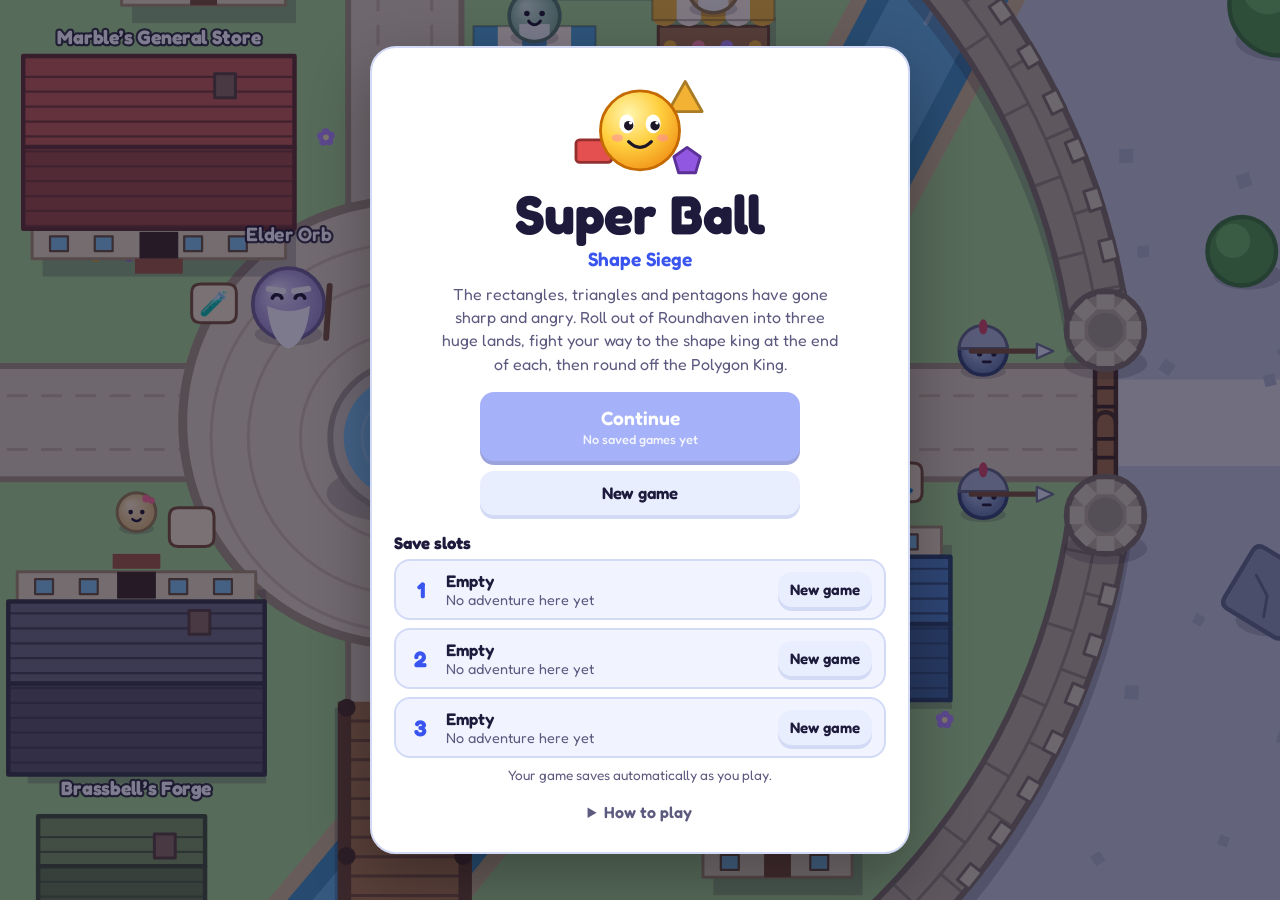
<file: superball-shape-siege/index.html>
<!DOCTYPE html>
<html lang="en">
<head>
<meta charset="utf-8">
<meta name="viewport" content="width=device-width, initial-scale=1, viewport-fit=cover">
<title>Super Ball: Shape Siege</title>
<link rel="preconnect" href="https://fonts.googleapis.com">
<link rel="preconnect" href="https://fonts.gstatic.com" crossorigin>
<link href="https://fonts.googleapis.com/css2?family=Fredoka:wght@400;500;600;700&display=swap" rel="stylesheet">
<style>
:root{
  --bg:#dfe8ff; --panel:#ffffff; --panel-2:#f1f4ff; --ink:#1d1a3b; --muted:#5d5a80;
  --accent:#3a54f0; --accent-ink:#ffffff; --accent-shadow:#2236b0; --line:#d3daf5; --chip:#e9eeff;
  --scrim:rgba(20,18,50,.55);
  --hud-bg:rgba(22,18,44,.6); --hud-bg-active:rgba(255,210,63,.8); --hud-ink:#ffffff; --hud-line:rgba(255,255,255,.5);
  color-scheme:light;
  box-sizing:border-box;
  padding-top:env(safe-area-inset-top,0px);
  padding-bottom:env(safe-area-inset-bottom,0px);
}
@media (prefers-color-scheme: dark){
  :root:not([data-theme="light"]){
    --bg:#12142e; --panel:#1d2048; --panel-2:#262a5a; --ink:#f1f2ff; --muted:#a6a9d6;
    --accent:#ffd23f; --accent-ink:#1d1a3b; --accent-shadow:#c99c10; --line:#33387a; --chip:#2a2e62;
    --scrim:rgba(5,6,20,.66);
    color-scheme:dark;
  }
}
:root[data-theme="dark"]{
  --bg:#12142e; --panel:#1d2048; --panel-2:#262a5a; --ink:#f1f2ff; --muted:#a6a9d6;
  --accent:#ffd23f; --accent-ink:#1d1a3b; --accent-shadow:#c99c10; --line:#33387a; --chip:#2a2e62;
  --scrim:rgba(5,6,20,.66);
  color-scheme:dark;
}
*,*::before,*::after{box-sizing:inherit}
html{height:100%;scroll-padding-top:env(safe-area-inset-top,0px)}
body{height:100%;margin:0;background:var(--bg);color:var(--ink);font-family:'Fredoka',ui-rounded,'SF Pro Rounded','Segoe UI',system-ui,sans-serif;overflow:hidden;-webkit-user-select:none;user-select:none;-webkit-tap-highlight-color:transparent}
#wrap{position:relative;width:100%;height:100%;overflow:hidden}
#game{display:block;width:100%;height:100%;touch-action:none;background:#2c2540}
.overlay{position:absolute;inset:0;display:none;align-items:center;justify-content:center;padding:16px;background:var(--scrim);z-index:30}
.overlay.show{display:flex}
.card{background:var(--panel);color:var(--ink);border:2px solid var(--line);border-radius:26px;padding:24px 22px;width:100%;max-width:540px;max-height:100%;overflow:auto;box-shadow:0 24px 60px rgba(0,0,0,.3);text-align:center}
.card h1{margin:2px 0 0;font-size:clamp(2.4rem,8vw,3.4rem);line-height:.95;font-weight:700}
.card h2{margin:0 0 4px;font-size:1.8rem;font-weight:700;line-height:1.1}
.sub{margin:6px 0 12px;color:var(--accent);font-weight:600;font-size:1.2rem}
.card p{margin:8px auto;color:var(--muted);line-height:1.45;max-width:44ch}
.ctrls{display:grid;grid-template-columns:repeat(2,minmax(0,1fr));gap:8px;margin:16px 0 18px;text-align:left}
.ctrl{background:var(--chip);border-radius:12px;padding:8px 11px;font-size:.95rem;color:var(--ink)}
.ctrl span{display:block;font-size:.8rem;color:var(--muted)}
.btn{font:inherit;font-weight:600;font-size:1.05rem;border:0;border-radius:14px;padding:12px 22px;background:var(--accent);color:var(--accent-ink);cursor:pointer;box-shadow:0 4px 0 var(--accent-shadow)}
.btn:active{transform:translateY(2px);box-shadow:0 2px 0 var(--accent-shadow)}
.btn:focus-visible,.perk:focus-visible,.tbtn:focus-visible{outline:3px solid var(--ink);outline-offset:2px}
.btn.ghost{background:var(--chip);color:var(--ink);box-shadow:0 4px 0 var(--line)}
.btn.small{padding:8px 12px;font-size:.95rem;min-width:84px}
.btn.big{font-size:1.2rem;padding:14px 32px}
.btn:disabled{opacity:.45;cursor:not-allowed;transform:none}
.row{display:flex;gap:10px;justify-content:center;flex-wrap:wrap;margin-top:16px}
.perks{display:grid;gap:10px;margin-top:14px}
.perk{display:flex;align-items:center;gap:14px;text-align:left;font:inherit;color:var(--ink);background:var(--panel-2);border:2px solid var(--line);border-radius:18px;padding:12px 14px;cursor:pointer}
.perk:hover{border-color:var(--accent)}
.perk.gold{border-color:#f5b82e;background:linear-gradient(135deg,rgba(255,214,90,.3),rgba(255,214,90,.06)),var(--panel-2)}
.perk.gold:hover{border-color:#ffd23f}
.card.gold{border-color:#f5b82e;box-shadow:0 0 0 4px rgba(245,184,46,.4),0 24px 60px rgba(0,0,0,.3)}
.ic{font-size:1.7rem;width:2.2rem;text-align:center;flex:none}
.info{flex:1;min-width:0;display:flex;flex-direction:column}
.nm{font-weight:600;font-size:1.05rem;color:var(--ink)}
.ds{color:var(--muted);font-size:.9rem}
.kbd{flex:none;font-size:.85rem;color:var(--muted);background:var(--chip);border-radius:8px;padding:2px 8px}
.shop-list{display:grid;gap:10px;margin-top:12px;text-align:left}
.shop-item{display:flex;align-items:center;gap:12px;background:var(--panel-2);border:2px solid var(--line);border-radius:18px;padding:10px 12px}
.purse{display:inline-flex;align-items:center;gap:6px;font-weight:600;background:var(--chip);border-radius:999px;padding:4px 14px;margin-top:4px;color:var(--ink)}
.coin{display:inline-block;width:.85em;height:.85em;border-radius:50%;background:radial-gradient(circle at 35% 35%,#fff3a8,#f5b82e 60%,#c98a12);vertical-align:-.08em;margin-left:4px}
.stats{display:grid;grid-template-columns:repeat(2,minmax(0,1fr));gap:8px;margin:14px 0}
.stat{background:var(--chip);border-radius:14px;padding:10px;color:var(--muted);font-size:.9rem}
.stat b{display:block;font-size:1.5rem;color:var(--ink)}
.dialog{position:absolute;left:50%;bottom:16px;transform:translateX(-50%);width:min(640px,calc(100% - 24px));display:none;z-index:25;background:var(--panel);color:var(--ink);border:2px solid var(--line);border-radius:22px;padding:14px 18px 10px;box-shadow:0 14px 40px rgba(0,0,0,.3);cursor:pointer}
.dialog.show{display:block}
.dialog .who{font-weight:700;color:var(--accent);margin-bottom:4px;font-size:1.05rem}
.dialog .txt{font-size:1.08rem;line-height:1.45;min-height:2.9em}
.dialog .hint{text-align:right;color:var(--muted);font-size:.82rem;margin-top:4px}
#touch{position:absolute;right:calc(14px + env(safe-area-inset-right,0px));bottom:16px;width:196px;height:196px;display:none;z-index:15;pointer-events:none}
#touch.on{display:block}
.tbtn{position:absolute;pointer-events:auto;border-radius:50%;border:3px solid var(--hud-line);background:var(--hud-bg);color:var(--hud-ink);font:inherit;font-weight:600;font-size:.78rem;display:flex;flex-direction:column;align-items:center;justify-content:center;gap:1px;touch-action:none;padding:0}
.tbtn:active{background:var(--hud-bg-active);color:#1d1a3b}
.tbtn .g{font-size:1.35rem;line-height:1}
#tFire{right:0;bottom:0;width:90px;height:90px}
#tDash{right:102px;bottom:4px;width:70px;height:70px}
#tPotion{right:110px;bottom:88px;width:58px;height:58px}
#tTalk{right:14px;bottom:104px;width:66px;height:66px}
#tTalk.hidden{display:none}
#skipBtn{position:absolute;top:calc(max(18px,5vh) + 10px);right:14px;z-index:26;display:none}
.menu-main{display:grid;gap:10px;max-width:320px;margin:16px auto 4px}
.sub-label{display:block;font-size:.8rem;font-weight:500;opacity:.85;margin-top:2px}
.slots-h{margin:18px 0 6px;font-size:1.05rem;text-align:left}
.slots{display:grid;gap:8px;text-align:left}
.slot{display:flex;align-items:center;gap:12px;background:var(--panel-2);border:2px solid var(--line);border-radius:16px;padding:10px 12px}
.slot .num{font-weight:700;font-size:1.4rem;width:1.6rem;text-align:center;color:var(--accent);flex:none}
.slot .acts{display:flex;gap:6px;flex-wrap:wrap;justify-content:flex-end;flex:none;max-width:52%}
.btn.danger{background:#d6455d;color:#ffffff;box-shadow:0 4px 0 #8f2235}
.menu-hint{font-size:.85rem}
.howto{margin-top:10px;text-align:left}
.howto summary{cursor:pointer;font-weight:600;color:var(--muted);text-align:center;padding:6px}
#pauseBtn{position:absolute;top:12px;right:170px;width:42px;height:42px;border-radius:12px;border:0;background:var(--hud-bg);color:var(--hud-ink);font:inherit;font-size:1rem;font-weight:700;cursor:pointer;z-index:16;display:none;align-items:center;justify-content:center}
.title-ball{display:block;margin:0 auto 4px}
@media (max-width:420px){.ctrls{grid-template-columns:1fr}.card{padding:20px 16px}}
</style>
</head>
<body>
<div id="wrap">
  <canvas id="game" aria-label="Super Ball game world"></canvas>

  <button id="skipBtn" class="btn ghost small">Skip intro</button>
  <button id="pauseBtn" aria-label="Pause">❚❚</button>

  <div id="touch">
    <button class="tbtn" id="tFire" aria-label="Shoot"><span class="g">●</span>Shoot</button>
    <button class="tbtn" id="tDash" aria-label="Dash"><span class="g">»</span>Dash</button>
    <button class="tbtn" id="tPotion" aria-label="Drink potion"><span class="g">🧪</span></button>
    <button class="tbtn hidden" id="tTalk" aria-label="Talk"><span class="g">💬</span>Talk</button>
  </div>

  <div class="dialog" id="dialog" role="dialog" aria-live="polite">
    <div class="who" id="dlgWho"></div>
    <div class="txt" id="dlgTxt"></div>
    <div class="hint">Click, tap or press E to continue ▸</div>
  </div>

  <div class="overlay show" id="titleScreen">
    <div class="card">
      <svg class="title-ball" viewBox="0 0 140 120" width="132" height="113" aria-hidden="true">
        <defs><radialGradient id="tb" cx="36%" cy="30%" r="72%"><stop offset="0" stop-color="#fff6b0"/><stop offset=".55" stop-color="#ffcf3f"/><stop offset="1" stop-color="#f39a1d"/></radialGradient></defs>
        <polygon points="118,10 136,42 100,42" fill="#f4b234" stroke="#a87b25" stroke-width="3" stroke-linejoin="round"/>
        <rect x="2" y="72" width="38" height="24" rx="4" fill="#e3504f" stroke="#93302f" stroke-width="3"/>
        <polygon points="120,80 134,90 129,107 111,107 106,90" fill="#9257e0" stroke="#5c3197" stroke-width="3" stroke-linejoin="round"/>
        <circle cx="70" cy="62" r="42" fill="url(#tb)" stroke="#c46a00" stroke-width="3"/>
        <ellipse cx="56" cy="55" rx="8" ry="10" fill="#fff"/><ellipse cx="84" cy="55" rx="8" ry="10" fill="#fff"/>
        <circle cx="58" cy="57" r="5" fill="#1d1626"/><circle cx="86" cy="57" r="5" fill="#1d1626"/>
        <circle cx="60" cy="54" r="1.8" fill="#fff"/><circle cx="88" cy="54" r="1.8" fill="#fff"/>
        <ellipse cx="46" cy="70" rx="6" ry="4" fill="#ff8aa0" opacity=".55"/><ellipse cx="94" cy="70" rx="6" ry="4" fill="#ff8aa0" opacity=".55"/>
        <path d="M58 74 Q70 86 82 74" fill="none" stroke="#1d1626" stroke-width="3.5" stroke-linecap="round"/>
      </svg>
      <h1>Super Ball</h1>
      <div class="sub">Shape Siege</div>
      <p>The rectangles, triangles and pentagons have gone sharp and angry. Roll out of Roundhaven into three huge lands, fight your way to the shape king at the end of each, then round off the Polygon King.</p>
      <div class="menu-main">
        <button class="btn big" id="continueBtn">Continue<span class="sub-label" id="continueSub"></span></button>
        <button class="btn ghost" id="newBtn">New game</button>
      </div>
      <h3 class="slots-h" id="slotsHead">Save slots</h3>
      <div class="slots" id="slotList"></div>
      <div class="row" id="backRow" style="display:none"><button class="btn ghost small" id="backBtn">Back</button></div>
      <p class="menu-hint" id="menuHint"></p>
      <details class="howto"><summary>How to play</summary>
      <div class="ctrls">
        <div class="ctrl"><span>Move</span>WASD or arrow keys</div>
        <div class="ctrl"><span>Shoot bubbles</span>Hold click to aim, or J</div>
        <div class="ctrl"><span>Dash (can’t be hit)</span>Space or right-click</div>
        <div class="ctrl"><span>Potion · Talk or rest · Pause</span>Q · E · Esc</div>
      </div>
      <p style="font-size:.9rem">On a phone: drag on the left to roll, use the buttons on the right.</p>
      </details>
    </div>
  </div>

  <div class="overlay" id="levelScreen">
    <div class="card" id="levelCard">
      <h2 id="lvlTitle">Level 2!</h2>
      <p id="lvlText">Pick an upgrade. Press 1, 2 or 3, or tap one.</p>
      <div class="perks" id="perkList"></div>
    </div>
  </div>

  <div class="overlay" id="shopScreen">
    <div class="card">
      <h2 id="shopTitle">Shop</h2>
      <p id="shopQuote"></p>
      <div class="purse">Your coins: <span id="shopCoins">0</span><span class="coin"></span></div>
      <div class="shop-list" id="shopList"></div>
      <div class="row"><button class="btn ghost" id="shopClose">Done shopping</button></div>
    </div>
  </div>

  <div class="overlay" id="pauseScreen">
    <div class="card">
      <h2>Paused</h2>
      <div class="ctrls">
        <div class="ctrl"><span>Move</span>WASD or arrow keys</div>
        <div class="ctrl"><span>Shoot bubbles</span>Hold click to aim, or J</div>
        <div class="ctrl"><span>Dash</span>Space or right-click</div>
        <div class="ctrl"><span>Potion · Talk · Sound</span>Q · E · M</div>
      </div>
      <div class="row">
        <button class="btn" id="resumeBtn">Resume</button>
        <button class="btn ghost" id="muteBtn">Sound on</button>
        <button class="btn ghost" id="quitBtn">Save and quit to menu</button>
      </div>
    </div>
  </div>

  <div class="overlay" id="deadScreen">
    <div class="card">
      <h2>Pop!</h2>
      <p id="deadText">Elder Orb patched you up back in Roundhaven.</p>
      <div class="row"><button class="btn big" id="respawnBtn">Roll again</button></div>
    </div>
  </div>

  <div class="overlay" id="travelScreen">
    <div class="card">
      <h2 id="travelTitle">Travel</h2>
      <p id="travelText"></p>
      <div class="perks" id="travelList"></div>
      <div class="row"><button class="btn ghost" id="travelClose">Stay here</button></div>
    </div>
  </div>

  <div class="overlay" id="winScreen">
    <div class="card">
      <h2>Roundhaven is saved!</h2>
      <p>The Polygon King has been rounded off. The shapes are still pointy, but they’ve lost their leader.</p>
      <div class="stats" id="winStats"></div>
      <div class="row">
        <button class="btn" id="keepBtn">Keep rolling</button>
        <button class="btn ghost" id="againBtn">New adventure</button>
      </div>
    </div>
  </div>
</div>

<script>
(function(){
'use strict';
const $=id=>document.getElementById(id);
const cv=$('game'), ctx=cv.getContext('2d');
const TAU=Math.PI*2;
const FONT='Fredoka, ui-rounded, "Segoe UI", system-ui, sans-serif';
const clamp=(v,a,b)=>v<a?a:v>b?b:v;
const rand=(a,b)=>a+Math.random()*(b-a);
const dist=(ax,ay,bx,by)=>Math.hypot(ax-bx,ay-by);
const angTo=(a,b)=>Math.atan2(b.y-a.y,b.x-a.x);
const smooth=t=>t*t*(3-2*t);
function angDiff(a,b){let d=(a-b)%TAU;if(d>Math.PI)d-=TAU;if(d<-Math.PI)d+=TAU;return d;}
function mulberry32(a){return function(){a|=0;a=a+0x6D2B79F5|0;let t=Math.imul(a^a>>>15,1|a);t=t+Math.imul(t^t>>>7,61|t)^t;return((t^t>>>14)>>>0)/4294967296;};}
function shade(hex,f){const n=parseInt(hex.slice(1),16);let r=n>>16,g=(n>>8)&255,b=n&255;if(f<0){r*=1+f;g*=1+f;b*=1+f;}else{r+=(255-r)*f;g+=(255-g)*f;b+=(255-b)*f;}return 'rgb('+(r|0)+','+(g|0)+','+(b|0)+')';}
function segDist(px,py,ax,ay,bx,by){const dx=bx-ax,dy=by-ay;const t=clamp(((px-ax)*dx+(py-ay)*dy)/(dx*dx+dy*dy),0,1);return dist(px,py,ax+dx*t,ay+dy*t);}
function hash2(x,y){const s=Math.sin(x*127.1+y*311.7)*43758.5453;return s-Math.floor(s);}
const easeBack=t=>{const c=1.7;return 1+(c+1)*Math.pow(t-1,3)+c*Math.pow(t-1,2);};
function joinList(a){return a.length<2?a.join(''):a.slice(0,-1).join(', ')+' and '+a[a.length-1];}

/* =========================================================
   HUB: Roundhaven and its outskirts
   ========================================================= */
const HUB_W=2600,HUB_H=2600,CX=1300,CY=1300,VILLAGE_R=470,VGATE_HALF=0.132;
const VGATES=[-Math.PI/2,0,Math.PI/2,Math.PI].map(a=>({a,x:CX+Math.cos(a)*VILLAGE_R,y:CY+Math.sin(a)*VILLAGE_R,ux:Math.cos(a),uy:Math.sin(a),open:0,hold:0}));
const TRAILS={north:{x:1300,y:150,vertical:true},east:{x:2450,y:1300,vertical:false},south:{x:1300,y:2450,vertical:true},west:{x:150,y:1300,vertical:false}};
const HUB_PATHS=Object.keys(TRAILS).map(k=>[CX,CY,TRAILS[k].x,TRAILS[k].y]);
const SEAL_Y=2320;
const HUB_ZONES={village:{ground:'#a9db8c',dot:'#8fca71',sides:0},north:{ground:'#dfd892',dot:'#cfc77c',sides:3},east:{ground:'#c3cad8',dot:'#adb5c6',sides:4},south:{ground:'#d9b0a8',dot:'#c89a92',sides:6},west:{ground:'#a9d6c5',dot:'#90c4b1',sides:5}};
const HUB_SPAWN={north:[['tri',0.5],['square',0.5]],east:[['rect',0.5],['square',0.5]],west:[['penta',0.5],['square',0.5]],south:[['square',0.5],['tri',0.25],['rect',0.25]]};
const HUB_STYLE={north:'sandrock',east:'pillar',west:'mossrock',south:'rock'};
function hubQuad(x,y){const dx=x-CX,dy=y-CY;if(Math.abs(dy)>Math.abs(dx))return dy<0?'north':'south';return dx>0?'east':'west';}
function insideVillage(o){return dist(o.x,o.y,CX,CY)<VILLAGE_R;}
const NPCS=[
  {id:'elder',name:'Elder Orb',x:1222,y:1222,r:24,color:'#b9a3ef',look:'elder'},
  {id:'stall1',name:'Fruit Stall',x:1387,y:1166,r:17,color:'#f59bb0',look:'apron',talkR:95,lines:['Fresh round fruit! Only round fruit. Pointy fruit has been banned.','Heard bananas are big with the heroes these days. Funny shape for a weapon.','Apples, oranges, melons. All lovely and round.']},
  {id:'stall2',name:'Fish Stall',x:1387,y:1026,r:17,color:'#8fd0a8',look:'apron',talkR:95,lines:['The river’s full of fish, but nobody can swim across it. Use the bridges!','Shapes can’t swim either, thank goodness.','Don’t go throwing bubbles at folk around here. The guards take that very seriously.','Two bridges in the village: one on the east road, one on the south road.']},
  {id:'stall3',name:'Trinket Stall',x:1507,y:1006,r:17,color:'#f2c46b',look:'apron',talkR:95,lines:['Lucky pebbles! Perfectly round, guaranteed.','Word is the shapes only notice you when you get close. Sneak past them if you’re low on HP.','The gate guards are tough. If a shape sneaks in, roll towards them.']}
];
const FOUNTAIN={x:CX,y:CY+10};
const RIVER_CTRL=[[2050,-60],[1900,500],[1720,900],[1560,1200],[1470,1360],[1330,1560],[1120,1800],[900,2150],[780,2680]];
const RIVER_PTS=(()=>{const P=RIVER_CTRL,out=[[P[0][0],P[0][1]]];let prev=P[0];
  for(let i=1;i<P.length-1;i++){const end=i<P.length-2?[(P[i][0]+P[i+1][0])/2,(P[i][1]+P[i+1][1])/2]:P[i+1],c=P[i];
    const n=Math.max(2,Math.ceil((dist(prev[0],prev[1],c[0],c[1])+dist(c[0],c[1],end[0],end[1]))/22));
    for(let k=1;k<=n;k++){const t=k/n,u=1-t;out.push([u*u*prev[0]+2*u*t*c[0]+t*t*end[0],u*u*prev[1]+2*u*t*c[1]+t*t*end[1]]);}
    prev=end;}
  return out;})();
const BRIDGES=(()=>{let b1=null,b2=null,d1=1e9,d2=1e9;
  for(const p of RIVER_PTS){if(p[0]>1380&&p[0]<1700&&Math.abs(p[1]-1300)<d1){d1=Math.abs(p[1]-1300);b1=p;}if(p[1]>1420&&p[1]<1760&&Math.abs(p[0]-1300)<d2){d2=Math.abs(p[0]-1300);b2=p;}}
  const mk=(pt,horiz)=>{const i=RIVER_PTS.indexOf(pt),a=RIVER_PTS[Math.max(0,i-2)],c=RIVER_PTS[Math.min(RIVER_PTS.length-1,i+2)];
    const dx=c[0]-a[0],dy=c[1]-a[1],l=Math.hypot(dx,dy),sn=Math.max(0.35,Math.abs(horiz?dy/l:dx/l));
    return {x:horiz?pt[0]:1300,y:horiz?1300:pt[1],horiz,ang:horiz?0:Math.PI/2,skip:64/sn+12,L:2*(54/sn)+36};};
  const out=[mk(b1,true),mk(b2,false)];
  for(const ty of [380,2000,2400]){let best=null,bd=1e9;for(const p of RIVER_PTS){const d=Math.abs(p[1]-ty);if(d<bd){bd=d;best=p;}}
    const i=RIVER_PTS.indexOf(best),a=RIVER_PTS[Math.max(0,i-2)],c=RIVER_PTS[Math.min(RIVER_PTS.length-1,i+2)];
    out.push({x:best[0],y:best[1],ang:Math.atan2(c[1]-a[1],c[0]-a[0])+Math.PI/2,skip:78,L:156,outside:true});}
  return out;})();
function riverDist(x,y){let b=1e9;for(let i=1;i<RIVER_PTS.length;i++){const a=RIVER_PTS[i-1],c=RIVER_PTS[i];const d=segDist(x,y,a[0],a[1],c[0],c[1]);if(d<b)b=d;}return b;}
const VHOUSES=[[1110,930,110,90],[920,1120,90,95],[1375,925,95,80],[1500,1520,100,85],[915,1380,80,90],[1060,1570,100,75],[1380,1630,80,65]];
const STALLS=[{x:1350,y:1180,col:'#ef5d5d'},{x:1350,y:1040,col:'#4fa6d4'},{x:1470,y:1020,col:'#f5b82e'}];
const SHOPS={
  general:{name:'Marble’s General Store',keeper:'Merchant Marble',color:'#5cc3ea',hat:'top',bx:1050,by:1060,bw:170,bh:130,door:{x:1135,y:1204,ox:0,oy:1},roof:'#c45c4a',sign:'🧪',quote:'“Everything a growing ball needs. Coins only, no credit!”',items:['potion','heart']},
  forge:{name:'Brassbell’s Forge',keeper:'Smith Brassbell',color:'#e0a060',hat:'bandana',bx:1040,by:1400,bw:160,bh:130,door:{x:1120,y:1386,ox:0,oy:-1},roof:'#6d6a7a',sign:'⚒️',quote:'“Tougher shells and bouncier bubbles, hammered fresh.”',items:['armor','sharp','core']},
  cobbler:{name:'Rolly’s Treads',keeper:'Cobbler Rolly',color:'#9be37a',hat:'cap',bx:1530,by:1370,bw:130,bh:110,door:{x:1595,y:1356,ox:0,oy:-1},roof:'#4f86c4',sign:'👟',quote:'“Grip the ground, bounce the dash. Best treads in Roundhaven.”',items:['shoes','spring']}
};
const GUARD_POSTS=[[1252,912,0],[1348,912,0],[1688,1252,1],[1688,1348,1],[1284,1712,2],[1336,1712,2],[912,1252,3],[912,1348,3]];
const VPTS=[[1300,950],[1300,1130],[1180,1300],[960,1300],[1420,1300],[1640,1300],[1300,1450],[1300,1700],[1265,1245],[1345,1375],[1450,1130],[1135,1240],[1120,1360],[1595,1330]];
const VILLAGER_COLS=['#ff9e7a','#9ad0ff','#c3e88d','#f7b2e0','#ffd57a','#b6a6ff','#7fe0c8','#ffb36b','#e9a0ff'];
const GREETS=['Hello!','Nice day!','Go get ’em!','Hi there!','Roll safe!','Lovely weather.'];
function updateTown(dt){
  const m=map,p=player,lvlDmg=14+5*shardCount()+Math.floor(p.level/2);
  const folks=m.villagers.concat(m.npcs,m.guards);
  if(p.dashT>0)for(const t of folks)if(t.dashHit!==p.dashId&&dist(t.x,t.y,p.x,p.y)<t.r+p.r){t.dashHit=p.dashId;provoke(t);}
  for(const g of m.guards){
    g.cd-=dt;g.poke=Math.max(0,g.poke-dt);
    const G=VGATES[g.gate];
    if(wanted>0){
      g.look=Math.atan2(p.y-g.y,p.x-g.x);g.moving=true;g.away=0;
      guardStep(g,p.x,p.y,205,dt);
      if(dist(g.x,g.y,p.x,p.y)<g.r+p.r+4){arrest();return;}
      continue;
    }
    let tgt=null,bd=430;
    for(const e of enemies){if(e.dead||e.boss)continue;if(!insideVillage(e)&&dist(e.x,e.y,G.x,G.y)>140)continue;const d=dist(e.x,e.y,g.px,g.py);if(d<bd){bd=d;tgt=e;}}
    if(tgt){
      g.look=Math.atan2(tgt.y-g.y,tgt.x-g.x);g.moving=true;
      if(dist(g.x,g.y,tgt.x,tgt.y)>tgt.r+g.r+6)guardStep(g,tgt.x,tgt.y,170,dt);
      if(dist(g.x,g.y,tgt.x,tgt.y)<g.r+tgt.r+28&&g.cd<=0){g.cd=0.55;g.poke=0.18;damageEnemy(tgt,lvlDmg,g.look,320);}
    } else if(dist(g.x,g.y,g.px,g.py)>3){
      g.look=guardStep(g,g.px,g.py,95,dt);g.moving=true;
      g.away=(g.away||0)+dt;if(g.away>8){g.x=g.px;g.y=g.py;g.away=0;}
    } else {g.moving=false;g.away=0;g.look=Math.atan2(G.y-g.y,G.x-g.x);}
  }
  for(const v of m.villagers){
    v.greet=Math.max(0,v.greet-dt);
    let thr=null,bd=230;for(const e of enemies){if(e.dead)continue;const d=dist(e.x,e.y,v.x,v.y);if(d<bd){bd=d;thr=e;}}
    v.moving=false;
    if(thr){v.scared=0.6;const a=Math.atan2(v.y-thr.y,v.x-thr.x);v.x+=Math.cos(a)*120*dt;v.y+=Math.sin(a)*120*dt;v.look=a+Math.PI;v.moving=true;}
    else{
      v.scared=Math.max(0,v.scared-dt);
      if(v.wait>0)v.wait-=dt;
      else{
        const d=dist(v.x,v.y,v.tx,v.ty);
        if(d<8){v.wait=rand(1.5,4.5);const w=VPTS[Math.floor(Math.random()*VPTS.length)];v.tx=w[0]+rand(-18,18);v.ty=w[1]+rand(-18,18);}
        else{const a=Math.atan2(v.ty-v.y,v.tx-v.x);v.x+=Math.cos(a)*46*dt;v.y+=Math.sin(a)*46*dt;v.look=a;v.moving=true;}
        v.stuck+=dt;if(v.stuck>1.5){if(dist(v.x,v.y,v.lx,v.ly)<6){const w=VPTS[Math.floor(Math.random()*VPTS.length)];v.tx=w[0];v.ty=w[1];}v.stuck=0;v.lx=v.x;v.ly=v.y;}
      }
      if(v.greet<=0&&dist(v.x,v.y,p.x,p.y)<70&&Math.random()<dt*2){v.greet=10;addText(v.x,v.y-24,GREETS[Math.floor(Math.random()*GREETS.length)],'#ffffff');}
    }
    collideMap(v);
    const dc=dist(v.x,v.y,CX,CY);if(dc>VILLAGE_R-40){v.x=CX+(v.x-CX)/dc*(VILLAGE_R-40);v.y=CY+(v.y-CY)/dc*(VILLAGE_R-40);}
  }
}
function guardStep(g,tx,ty,sp,dt){
  const gIn=insideVillage(g),tIn=dist(tx,ty,CX,CY)<VILLAGE_R;let wx=tx,wy=ty;
  if(gIn!==tIn){let best=null,bd=1e9;for(const G of VGATES){const d=dist(G.x,G.y,tx,ty)+dist(G.x,G.y,g.x,g.y);if(d<bd){bd=d;best=G;}}
    const ix=best.x-best.ux*60,iy=best.y-best.uy*60,ox=best.x+best.ux*60,oy=best.y+best.uy*60;
    if(gIn){if(dist(g.x,g.y,ix,iy)>28){wx=ix;wy=iy;}else{wx=ox;wy=oy;}}
    else{if(dist(g.x,g.y,ox,oy)>28){wx=ox;wy=oy;}else{wx=ix;wy=iy;}}}
  const a=Math.atan2(wy-g.y,wx-g.x),step=Math.min(dist(g.x,g.y,wx,wy),sp*dt);
  g.x+=Math.cos(a)*step;g.y+=Math.sin(a)*step;collideMap(g);return a;
}
function hitTownsfolk(b){
  const m=map;for(const t of m.villagers.concat(m.npcs,m.guards))if(dist(b.x,b.y,t.x,t.y)<b.r+t.r){provoke(t);burst(b.x,b.y,'#bfe7ff',5,0,90);return true;}
  return false;
}
function provoke(t){
  addText(t.x,t.y-26,m_isGuard(t)?'Hey!':'Ow!','#ff8a8a',true);if(t.scared!==undefined)t.scared=1.2;sfx('hurt');
  if(wanted<=0){showBanner('The guards are after you!','Run! If they catch you, you lose everything. They give up after 45 seconds.','#ff6b6b');sfx('boss');}
  wanted=45;
}
function m_isGuard(t){return !!(map.guards&&map.guards.indexOf(t)>=0);}
function recalcStats(p){
  Object.assign(p,{maxHp:100,atk:10,speed:235,fireRate:0.3,shots:1,pierce:0,bulletR:6,dashMax:1,dashMult:1,lifesteal:0,armor:0,regen:0,bananas:0,nova:0,shellMax:0,shell:0,quake:0,midas:false,zap:0,buddy:0,trail:0,frost:0,revive:0});
  p.bud=[];p.flames=[];p.bolts=[];
  const u=p.up;p.armor+=u.armor;p.atk+=3*u.sharp;p.speed*=Math.pow(1.08,u.shoes);p.maxHp+=15*u.heart;p.fireRate*=Math.pow(0.9,u.core||0);p.dashMax*=Math.pow(0.88,u.spring||0);
  for(const e of p.perkLog){const k=PERKS.concat(GOLD_PERKS).find(q=>q.id===e.id);if(k){k.apply(p);p.perks[k.id]=(p.perks[k.id]||0)+1;}}
}
function arrest(){
  const p=player,lostCoins=p.coins,oldLvl=p.level,lost=(p.level>1&&p.perkLog.length)?p.perkLog.pop():null;
  p.coins=0;p.xp=0;if(p.level>1)p.level--;p.xpNext=Math.round(30*Math.pow(1.3,p.level-1));
  p.perks={};pendingLevels=0;
  recalcStats(p);p.hp=p.maxHp;p.invuln=2;wanted=0;
  for(const g of map.guards){g.x=g.px;g.y=g.py;g.away=0;}
  p.x=CX-70;p.y=CY+125;p.vx=p.vy=p.kbx=p.kby=0;p.dashT=0;cam.x=p.x;cam.y=p.y;fadeT=1;shake=12;sfx('slam');
  openDialog('Guard Captain',['Caught you! Attacking the folk of Roundhaven is not allowed.','We’ve taken all '+lostCoins+' of your coins and every bit of your XP, and knocked you back from level '+oldLvl+' to level '+p.level+'.',lost?'You lose what you got at level '+oldLvl+': '+lost.name+'. Everything else, you keep. Now behave yourself!':'Now behave yourself!']);
}
function drawWanted(){
  if(wanted<=0)return;const s=UI,x=12,y=12+112*s+8,w=150*s,h=30*s;
  ctx.fillStyle='rgba(200,40,60,'+(0.75+0.2*Math.sin(time*8))+')';rrPath(x,y,w,h,h/2);ctx.fill();
  ctx.font='700 '+(13*s)+'px '+FONT;ctx.fillStyle='#ffffff';ctx.textAlign='center';ctx.textBaseline='middle';ctx.fillText('WANTED '+Math.ceil(wanted)+'s',x+w/2,y+h/2+1);
}
function wander(e,dt){
  if(e.wa===undefined)e.wa=Math.random()*TAU;
  e.wt=(e.wt||0)-dt;
  if(e.wt<=0){e.wt=rand(1.5,3.5);e.wa=Math.random()*TAU;e.idle=Math.random()<0.4;}
  if(!e.idle){e.x+=Math.cos(e.wa)*e.speed*0.3*dt;e.y+=Math.sin(e.wa)*e.speed*0.3*dt;}
  e.ang+=dt*0.3;
}
function buildInterior(key){
  const S=SHOPS[key],w=640,h=460;
  const m={id:'shop:'+key,interior:true,shop:key,w,h,obstacles:[],pickups:[],campfires:[],exits:[],lastCamp:-1};
  const add=o=>m.obstacles.push(o);
  add({shape:'b',x:0,y:0,w:w,h:70,style:'iwall',back:true});
  add({shape:'b',x:0,y:0,w:30,h:h,style:'iwall'});
  add({shape:'b',x:w-30,y:0,w:30,h:h,style:'iwall'});
  add({shape:'b',x:0,y:h-30,w:w/2-55,h:30,style:'iwall'});
  add({shape:'b',x:w/2+55,y:h-30,w:w/2-55,h:30,style:'iwall'});
  add({shape:'b',x:w/2-150,y:160,w:300,h:40,style:'counter',col:S.color});
  add({shape:'b',x:50,y:70,w:150,h:36,style:'shelf',seed:0.2});add({shape:'b',x:w-200,y:70,w:150,h:36,style:'shelf',seed:0.7});
  add({shape:'c',x:75,y:h-80,r:22,style:'barrel'});add({shape:'c',x:w-75,y:h-80,r:22,style:'barrel'});add({shape:'c',x:w-122,y:h-66,r:17,style:'barrel'});
  add({shape:'c',x:70,y:200,r:20,style:'barrel'});
  m.npcs=[{id:'keeper',name:S.keeper,x:w/2,y:128,r:22,color:S.color,look:S.hat,shop:key,talkR:120}];
  add({shape:'c',x:w/2,y:128,r:22,style:'none'});
  m.exits.push({x:w/2,y:h-8,r:40,to:'hub',armed:false});
  buildGrid(m);return m;
}
function enterShop(k){const m=getMap('shop:'+k);enterMap('shop:'+k,m.w/2,m.h-80);sfx('gate');}
function leaveShop(){const S=SHOPS[map.shop];enterMap('hub',S.door.x+S.door.ox*32,S.door.y+S.door.oy*32);sfx('gate');}
function riverStroke(){ctx.beginPath();ctx.moveTo(RIVER_PTS[0][0],RIVER_PTS[0][1]);for(const p of RIVER_PTS)ctx.lineTo(p[0],p[1]);}
function drawRiver(){
  ctx.lineCap='round';ctx.lineJoin='round';riverStroke();
  ctx.strokeStyle='#cdb98a';ctx.lineWidth=104;ctx.stroke();
  ctx.strokeStyle='#3f93bd';ctx.lineWidth=84;ctx.stroke();
  ctx.strokeStyle='#5fb3df';ctx.lineWidth=58;ctx.stroke();
  ctx.setLineDash([16,34]);ctx.lineDashOffset=-time*45;ctx.strokeStyle='rgba(255,255,255,0.4)';ctx.lineWidth=3;ctx.stroke();
  ctx.setLineDash([]);ctx.lineDashOffset=0;
}
function drawBridge(b){
  ctx.save();ctx.translate(b.x,b.y);ctx.rotate(b.ang||0);
  const L=b.L,Wd=76;
  ctx.fillStyle='rgba(20,30,50,0.25)';ctx.fillRect(-L/2+4,-Wd/2+9,L,Wd);
  ctx.fillStyle='#b07b45';ctx.fillRect(-L/2,-Wd/2,L,Wd);
  ctx.strokeStyle='#7a5230';ctx.lineWidth=2;ctx.beginPath();for(let px=-L/2+13;px<L/2;px+=13){ctx.moveTo(px,-Wd/2);ctx.lineTo(px,Wd/2);}ctx.stroke();
  ctx.fillStyle='#6a4426';ctx.fillRect(-L/2,-Wd/2-7,L,9);ctx.fillRect(-L/2,Wd/2-2,L,9);
  ctx.fillStyle='#4a2f1b';for(const px of [-L/2+4,0,L/2-4])for(const sy of [-1,1]){circle(px,sy*(Wd/2+1),6);ctx.fill();}
  ctx.restore();
}
function drawCottage(o){
  const x=o.x,y=o.y,w=o.w,h=o.h,S=o.style==='shop'?SHOPS[o.shop]:null,top=S&&S.door.oy<0;
  const roofs=['#c45c4a','#5b7fc4','#7a9a5a','#b8864e','#9a6fc4'],rc=S?S.roof:roofs[Math.floor(o.seed*5)%5];
  ctx.fillStyle='rgba(30,20,40,0.22)';ctx.fillRect(x+7,y+12,w,h);
  const fy=top?y:y+h-20,ry=top?y+20:y,rh=h-20;
  ctx.fillStyle='#e9dcbc';ctx.fillRect(x,fy,w,20);ctx.strokeStyle='#a8916a';ctx.lineWidth=2;ctx.strokeRect(x,fy,w,20);
  ctx.fillStyle='#7fc4e8';ctx.strokeStyle='#6a5236';ctx.lineWidth=1.5;
  for(let wx=x+12;wx<x+w-16;wx+=30){if(Math.abs(wx+6-(S?S.door.x:x+w/2))<20)continue;ctx.fillRect(wx,fy+5,12,10);ctx.strokeRect(wx,fy+5,12,10);}
  ctx.fillStyle=rc;ctx.fillRect(x-6,ry-(top?0:6),w+12,rh/2+6);
  ctx.fillStyle=shade(rc,-0.2);ctx.fillRect(x-6,ry+rh/2,w+12,rh/2+(top?6:0));
  ctx.strokeStyle=shade(rc,-0.38);ctx.lineWidth=1.5;ctx.beginPath();for(let ty=ry+8;ty<ry+rh;ty+=10){ctx.moveTo(x-6,ty);ctx.lineTo(x+w+6,ty);}ctx.stroke();
  ctx.strokeStyle=shade(rc,-0.5);ctx.lineWidth=3;ctx.strokeRect(x-6,ry-(top?0:6),w+12,rh+6);ctx.beginPath();ctx.moveTo(x-6,ry+rh/2);ctx.lineTo(x+w+6,ry+rh/2);ctx.stroke();
  ctx.fillStyle='#8a6a5a';ctx.fillRect(x+w*0.72,ry+6,14,16);ctx.strokeStyle='#5a4036';ctx.lineWidth=2;ctx.strokeRect(x+w*0.72,ry+6,14,16);
  if(Math.sin(time*0.7+o.x)>0.2){ctx.fillStyle='rgba(230,230,230,0.35)';circle(x+w*0.72+7,ry-4-((time*12+o.x)%14),5);ctx.fill();}
  if(!S){ctx.fillStyle='#7a4e2c';ctx.fillRect(x+w/2-9,fy+4,18,16);return;}
  const dx=S.door.x;
  ctx.fillStyle='#3a2616';ctx.fillRect(dx-13,top?fy:fy+2,26,18);ctx.fillStyle='#a05a3a';ctx.fillRect(dx-16,top?fy-12:fy+20,32,10);
  const sy=top?y-30:y+h+30;
  ctx.fillStyle='#f6e7c8';rrPath(dx+22,sy-13,30,26,6);ctx.fill();ctx.strokeStyle='#7a5230';ctx.lineWidth=2;ctx.stroke();
  ctx.font='16px '+FONT;ctx.textAlign='center';ctx.textBaseline='middle';ctx.fillText(S.sign,dx+37,sy+1);
  outlinedText(S.name,x+w/2,top?y+h+16:y-18,13,'#ffffff',700);
  if(dist(player.x,player.y,S.door.x,S.door.y)<110&&state==='play')outlinedText('Walk in to enter',dx,top?fy-30:fy+46,12,'#ffe36b',600);
}
function drawStall(o){
  const x=o.x,y=o.y,w=o.w,h=o.h;
  ctx.fillStyle='rgba(30,20,40,0.2)';ctx.fillRect(x+5,y+8,w,h);
  ctx.fillStyle='#a87443';ctx.fillRect(x,y+14,w,h-14);ctx.strokeStyle='#6a4426';ctx.lineWidth=2;ctx.strokeRect(x,y+14,w,h-14);
  const cols=o.col==='#ef5d5d'?['#ef5d5d','#ffd23f','#7fd36b']:o.col==='#4fa6d4'?['#9ad0ff','#c8d6e6','#6fa8d8']:['#f5b82e','#b48cff','#ff8aa0'];
  for(let i=0;i<7;i++){ctx.fillStyle=cols[i%3];circle(x+8+i*9.5,y+28+(i%2)*6,4.5);ctx.fill();}
  for(let i=0;i<5;i++){ctx.fillStyle=i%2?'#fff4e0':o.col;ctx.beginPath();const ax=x-4+i*(w+8)/5,bx=x-4+(i+1)*(w+8)/5;ctx.moveTo(ax,y-6);ctx.lineTo(bx,y-6);ctx.lineTo(bx,y+10);ctx.quadraticCurveTo((ax+bx)/2,y+18,ax,y+10);ctx.closePath();ctx.fill();}
  ctx.strokeStyle='rgba(0,0,0,0.25)';ctx.lineWidth=1.5;ctx.strokeRect(x-4,y-6,w+8,16);
}
function drawInteriorBox(o){
  const x=o.x,y=o.y,w=o.w,h=o.h;
  if(o.style==='iwall'){
    if(o.back){ctx.fillStyle='#e8cfa0';ctx.fillRect(x,y,w,h);ctx.fillStyle='rgba(180,140,90,0.25)';for(let sx=x+20;sx<x+w;sx+=40)ctx.fillRect(sx,y,14,h-18);ctx.fillStyle='#8a5a34';ctx.fillRect(x,y+h-18,w,18);ctx.fillStyle='#5a3a22';ctx.fillRect(x,y,w,8);}
    else{ctx.fillStyle='#6a4426';ctx.fillRect(x,y,w,h);ctx.fillStyle='#8a5a34';ctx.fillRect(x+4,y+4,w-8,h-8);}
  } else if(o.style==='counter'){
    ctx.fillStyle='rgba(30,20,40,0.2)';ctx.fillRect(x+5,y+8,w,h);
    ctx.fillStyle='#9a6a3e';ctx.fillRect(x,y,w,h);ctx.fillStyle='#c08a54';ctx.fillRect(x,y,w,h*0.45);ctx.strokeStyle='#5a3a22';ctx.lineWidth=2.5;ctx.strokeRect(x,y,w,h);
    const cols=['#8fe3ff','#ff8aa0','#ffd23f','#7fd36b'];for(let i=0;i<5;i++){ctx.fillStyle=cols[i%4];ctx.fillRect(x+30+i*55,y+3,12,10);}
  } else {
    ctx.fillStyle='#7a5230';ctx.fillRect(x,y,w,h);ctx.strokeStyle='#4a2f1b';ctx.lineWidth=2;ctx.strokeRect(x,y,w,h);
    const cols=['#8fe3ff','#ff8aa0','#ffd23f','#b48cff','#7fd36b'];
    for(let r=0;r<2;r++)for(let i=0;i<9;i++){ctx.fillStyle=cols[(i+r*2+Math.floor(o.seed*5))%5];ctx.fillRect(x+8+i*15,y+5+r*15,9,10);}
  }
}
function drawInteriorGround(){
  const m=map,S=SHOPS[m.shop];
  ctx.fillStyle='#c99a63';ctx.fillRect(0,0,m.w,m.h);
  ctx.save();ctx.beginPath();ctx.rect(0,0,m.w,m.h);ctx.clip();
  ctx.strokeStyle='#b48450';ctx.lineWidth=2;ctx.beginPath();for(let y=34;y<m.h;y+=34){ctx.moveTo(0,y);ctx.lineTo(m.w,y);}
  for(let y=0,r=0;y<m.h;y+=34,r++)for(let x=(r%2)*60;x<m.w;x+=120){ctx.moveTo(x,y);ctx.lineTo(x,y+34);}ctx.stroke();ctx.restore();
  ctx.fillStyle=S.color;ctx.globalAlpha=0.35;ctx.beginPath();ctx.ellipse(m.w/2,310,170,70,0,0,TAU);ctx.fill();ctx.globalAlpha=1;
  ctx.strokeStyle=shade(S.color,-0.3);ctx.lineWidth=3;ctx.setLineDash([10,7]);ctx.beginPath();ctx.ellipse(m.w/2,310,150,58,0,0,TAU);ctx.stroke();ctx.setLineDash([]);
  ctx.fillStyle='#a05a3a';ctx.fillRect(m.w/2-45,m.h-62,90,30);
}
function drawVillager(v){
  const bob=v.moving?Math.abs(Math.sin(time*9+v.x*0.1))*2.5:0,x=v.x,y=v.y-bob,r=v.r;
  shadow(v.x,v.y+r*0.85,r*0.9,r*0.3);
  const g=ctx.createRadialGradient(x-r*0.35,y-r*0.4,r*0.1,x,y,r*1.05);g.addColorStop(0,shade(v.color,0.55));g.addColorStop(1,shade(v.color,-0.12));
  ctx.fillStyle=g;circle(x,y,r);ctx.fill();ctx.strokeStyle=shade(v.color,-0.4);ctx.lineWidth=2;ctx.stroke();
  const lx=Math.cos(v.look)*r*0.18,ly=Math.sin(v.look)*r*0.12;
  ctx.fillStyle='#1d1626';circle(x-r*0.3+lx,y-r*0.12+ly,r*0.12);ctx.fill();circle(x+r*0.3+lx,y-r*0.12+ly,r*0.12);ctx.fill();
  if(v.scared>0){ctx.beginPath();ctx.ellipse(x+lx,y+r*0.32+ly,r*0.13,r*0.17,0,0,TAU);ctx.fill();outlinedText('!',x,y-r-12,15,'#ffe36b',700);}
  else{ctx.strokeStyle='#1d1626';ctx.lineWidth=1.6;ctx.lineCap='round';ctx.beginPath();ctx.arc(x+lx,y+r*0.08+ly,r*0.26,0.2*Math.PI,0.8*Math.PI);ctx.stroke();}
  if(v.hat===0){ctx.fillStyle='#d9b45a';ctx.beginPath();ctx.ellipse(x,y-r*0.72,r*0.95,r*0.3,0,0,TAU);ctx.fill();ctx.fillRect(x-r*0.45,y-r*1.15,r*0.9,r*0.45);ctx.fillStyle='#c45c4a';ctx.fillRect(x-r*0.45,y-r*0.86,r*0.9,r*0.12);}
  else if(v.hat===1){ctx.fillStyle='#ff6f91';circle(x+r*0.5,y-r*0.7,r*0.2);ctx.fill();circle(x+r*0.78,y-r*0.6,r*0.17);ctx.fill();}
}
function drawGuard(g){
  const x=g.x,y=g.y,r=g.r,sa=g.look,ca=Math.cos(sa),sn=Math.sin(sa),pk=g.poke>0?12:0;
  shadow(x,y+r*0.85,r*0.95,r*0.32);
  const bx=x+ca*r*0.5,by=y+sn*r*0.5,tx=bx+ca*(28+pk),ty=by+sn*(28+pk);
  const behind=sn<0;
  const spear=()=>{ctx.strokeStyle='#7a5230';ctx.lineWidth=3.5;ctx.lineCap='round';ctx.beginPath();ctx.moveTo(bx-ca*16,by-sn*16);ctx.lineTo(tx,ty);ctx.stroke();
    ctx.fillStyle='#e3e8f0';ctx.strokeStyle='#6a7488';ctx.lineWidth=1.5;ctx.beginPath();ctx.moveTo(tx+ca*11,ty+sn*11);ctx.lineTo(tx-sn*5,ty+ca*5);ctx.lineTo(tx+sn*5,ty-ca*5);ctx.closePath();ctx.fill();ctx.stroke();};
  if(behind)spear();
  const gr=ctx.createRadialGradient(x-r*0.35,y-r*0.4,r*0.1,x,y,r*1.05);gr.addColorStop(0,'#c3d2ec');gr.addColorStop(1,'#5a73a0');
  ctx.fillStyle=gr;circle(x,y,r);ctx.fill();ctx.strokeStyle='#33456a';ctx.lineWidth=2.5;ctx.stroke();
  ctx.fillStyle='#aab6cc';ctx.beginPath();ctx.arc(x,y-r*0.05,r*1.02,Math.PI*1.02,Math.PI*1.98);ctx.closePath();ctx.fill();ctx.strokeStyle='#5d677d';ctx.lineWidth=2;ctx.stroke();
  ctx.fillStyle='#d6455d';ctx.beginPath();ctx.ellipse(x,y-r*1.02,r*0.18,r*0.32,0,0,TAU);ctx.fill();
  const lx=ca*r*0.15,ly=sn*r*0.08;
  ctx.fillStyle='#1d1626';circle(x-r*0.3+lx,y+r*0.12+ly,r*0.11);ctx.fill();circle(x+r*0.3+lx,y+r*0.12+ly,r*0.11);ctx.fill();
  ctx.strokeStyle='#1d1626';ctx.lineWidth=1.8;ctx.lineCap='round';ctx.beginPath();ctx.moveTo(x-r*0.15+lx,y+r*0.45+ly);ctx.lineTo(x+r*0.15+lx,y+r*0.45+ly);ctx.stroke();
  if(wanted>0){ctx.strokeStyle='#1d1626';ctx.lineWidth=2;ctx.lineCap='round';ctx.beginPath();ctx.moveTo(x-r*0.52+lx,y-r*0.06+ly);ctx.lineTo(x-r*0.14+lx,y+r*0.04+ly);ctx.moveTo(x+r*0.52+lx,y-r*0.06+ly);ctx.lineTo(x+r*0.14+lx,y+r*0.04+ly);ctx.stroke();outlinedText('!',x,y-r-24,18,'#ff5470',700);}
  if(!behind)spear();
}


/* =========================================================
   AREAS: long lands, four parts each, General at the far end
   ========================================================= */
const SEC_H=1600,ENTRY_H=300,ARENA_H=1400,AREA_W=2400;
const AREAS={
  north:{name:'Triangle Peaks',boss:'tri',color:'#f4b234',sides:3,sections:[
    {name:'Sunflower Foothills',type:'field',ground:'#bfe08a',dot:'#a5cc6b',deco:'flower',obst:'rock',density:40,spawn:[['square',0.55],['tri',0.45]]},
    {name:'The Narrow Canyon',type:'canyon',ground:'#ecd09a',dot:'#d8b77a',deco:'pebble',obst:'sandrock',density:12,cliff:'#b77d45',rim:'#dca468',amp:420,hw:290,spawn:[['tri',0.75],['square',0.25]]},
    {name:'Crystal Ridges',type:'dense',ground:'#f0dca8',dot:'#dfc488',deco:'pebble',obst:'crystal',density:170,spawn:[['tri',0.55],['penta',0.2],['square',0.25]]},
    {name:'Windy Switchbacks',type:'canyon',zig:true,ground:'#e3bf80',dot:'#cfa866',deco:'pebble',obst:'sandrock',density:8,cliff:'#9e6634',rim:'#c98d52',amp:620,hw:235,spawn:[['tri',0.55],['rect',0.2],['penta',0.25]]}],
    arena:{name:'Tri-Lord’s Summit',ground:'#f5dd9c',dot:'#e3c67c',deco:'pebble',obst:'sandrock'}},
  east:{name:'Rectangle Ruins',boss:'rect',color:'#e3504f',sides:4,sections:[
    {name:'Rubble Fields',type:'field',ground:'#c9d1c0',dot:'#b2bba7',deco:'grass',obst:'rubble',density:46,spawn:[['square',0.5],['rect',0.5]]},
    {name:'Old Town Streets',type:'streets',ground:'#c4cad6',dot:'#aeb5c4',deco:'paving',obst:'rubble',spawn:[['rect',0.6],['square',0.4]]},
    {name:'The Quarry',type:'canyon',ground:'#cdc6ba',dot:'#b6ae9f',deco:'pebble',obst:'rock',density:12,cliff:'#7d7c86',rim:'#a6a5b0',amp:400,hw:300,spawn:[['rect',0.55],['square',0.25],['hex',0.2]]},
    {name:'Fallen Fortress',type:'fortress',ground:'#b6bccb',dot:'#a0a7b9',deco:'paving',obst:'pillar',spawn:[['rect',0.5],['hex',0.25],['penta',0.25]]}],
    arena:{name:'Brickhart’s Courtyard',ground:'#c6ccd9',dot:'#aeb5c5',deco:'paving',obst:'pillar'}},
  west:{name:'Pentagon Marsh',boss:'penta',color:'#9257e0',sides:5,sections:[
    {name:'Reed Meadows',type:'field',ground:'#a9d6a6',dot:'#8bc188',deco:'grass',obst:'reed',density:50,spawn:[['penta',0.45],['square',0.55]]},
    {name:'Lily Lake',type:'lake',ground:'#a3d2b6',dot:'#87bd9f',deco:'grass',obst:'reed',pond:'water',density:16,spawn:[['penta',0.6],['tri',0.4]]},
    {name:'Mushroom Thicket',type:'dense',ground:'#82b89d',dot:'#6ba588',deco:'spore',obst:'mushroom',density:170,spawn:[['penta',0.5],['tri',0.3],['hex',0.2]]},
    {name:'The Sunken Gorge',type:'canyon',ground:'#94c7b3',dot:'#79b09a',deco:'grass',obst:'mossrock',pond:'water',density:8,cliff:'#4f7d6c',rim:'#73a590',amp:440,hw:310,spawn:[['penta',0.5],['hex',0.25],['tri',0.25]]}],
    arena:{name:'The Pentarch’s Isle',ground:'#a6d6c2',dot:'#8cc2ac',deco:'spore',obst:'mushroom'}},
  south:{name:'The King’s Reach',boss:'king',color:'#22b7a8',sides:6,base:10,sections:[
    {name:'Ashen Fields',type:'field',ground:'#cdaaa4',dot:'#b8928b',deco:'ash',obst:'stump',density:46,spawn:[['hex',0.3],['rect',0.25],['tri',0.25],['penta',0.2]]},
    {name:'Lava Canyon',type:'canyon',ground:'#a2766d',dot:'#8d625a',deco:'ember',obst:'spire',pond:'lava',density:10,cliff:'#4a2e33',rim:'#6e444c',amp:400,hw:320,spawn:[['hex',0.35],['tri',0.35],['rect',0.3]]},
    {name:'Obsidian Spires',type:'dense',ground:'#93707a',dot:'#7c5c66',deco:'ember',obst:'spire',density:160,spawn:[['hex',0.35],['penta',0.35],['tri',0.3]]},
    {name:'The Burning Bridge',type:'canyon',lava:true,ground:'#a5806a',dot:'#8e6a56',deco:'ember',obst:'spire',density:4,cliff:'#d4521f',rim:'#ffb347',amp:300,hw:175,spawn:[['hex',0.4],['rect',0.3],['penta',0.3]]}],
    arena:{name:'The Polygon Keep',ground:'#6a4c72',dot:'#7c5c86',deco:'ember',obst:'spire',keep:true}}
};
const STYLE_R={rock:[20,42],mossrock:[20,40],sandrock:[22,44],crystal:[16,34],rubble:[14,28],pillar:[18,30],reed:[18,30],mushroom:[18,40],stump:[14,26],spire:[18,38],tree:[22,44]};
function styleR(st,rng){const r=STYLE_R[st]||[20,40];return r[0]+rng()*(r[1]-r[0]);}

/* ---------- enemy & boss data ---------- */
const ETYPES={
  square:{r:17,hp:30,speed:88,dmg:10,xp:7,coin:1,color:'#4f86f7',sides:4},
  rect:{r:21,hp:48,speed:62,dmg:14,xp:11,coin:2,color:'#e3504f',sides:4},
  tri:{r:15,hp:22,speed:138,dmg:9,xp:8,coin:1,color:'#f4b234',sides:3},
  penta:{r:19,hp:34,speed:74,dmg:9,xp:11,coin:2,color:'#9257e0',sides:5},
  hex:{r:23,hp:80,speed:55,dmg:13,xp:17,coin:3,color:'#22b7a8',sides:6}
};
const BOSS_DEFS={
  tri:{name:'Tri-Lord',tag:'King of the Triangles',hp:820,r:56,color:'#f4b234',sides:3,dmg:16,xp:140,leash:470},
  rect:{name:'Brickhart',tag:'King of the Rectangles',hp:1050,r:62,color:'#e3504f',sides:4,dmg:20,xp:170,leash:470},
  penta:{name:'The Pentarch',tag:'King of the Pentagons',hp:930,r:54,color:'#9257e0',sides:5,dmg:15,xp:160,leash:470},
  king:{name:'The Polygon King',tag:'High King of every sharp shape',hp:15200,r:70,color:'#22b7a8',sides:6,dmg:24,xp:0,leash:300}
};
const KING_COLORS={3:'#f4b234',4:'#e3504f',5:'#9257e0',6:'#22b7a8'};
const SHAPE_NAMES={3:'triangle',4:'square',5:'pentagon',6:'hexagon'};
const KING_TIPS={3:'Spike volleys and triangle minions. Keep moving!',4:'Squares charge. Dash sideways!',5:'Spirals incoming. Find the gaps.',6:'Everything at once. Stay round, stay calm.'};
const SHARD_INFO={tri:{name:'Triangle',color:'#f4b234',sides:3},rect:{name:'Rectangle',color:'#e3504f',sides:4},penta:{name:'Pentagon',color:'#9257e0',sides:5}};

const PERKS=[
  {id:'heart',icon:'❤️',name:'Bigger Heart',desc:'+25 max HP',max:8,apply:p=>{p.maxHp+=25;p.hp+=25;}},
  {id:'bounce',icon:'💥',name:'Harder Bounce',desc:'+4 bubble damage',max:10,apply:p=>{p.atk+=4;}},
  {id:'roll',icon:'💨',name:'Quick Roll',desc:'+10% move speed',max:5,apply:p=>{p.speed*=1.1;}},
  {id:'rapid',icon:'🫧',name:'Rapid Bubbles',desc:'Shoot 15% faster',max:6,apply:p=>{p.fireRate*=0.85;}},
  {id:'twin',icon:'✌️',name:'Twin Shot',desc:'+1 bubble per shot',max:4,apply:p=>{p.shots++;}},
  {id:'pierce',icon:'📌',name:'Piercing Pop',desc:'Bubbles pass through one more shape',max:3,apply:p=>{p.pierce++;}},
  {id:'spiky',icon:'🦔',name:'Spiky Dash',desc:'Dashing hits 50% harder and recharges faster',max:4,apply:p=>{p.dashMult*=1.5;p.dashMax*=0.85;}},
  {id:'juicy',icon:'🧃',name:'Juicy Snacks',desc:'Heal 3 HP for every shape you squash',max:4,apply:p=>{p.lifesteal+=3;}},
  {id:'big',icon:'🔵',name:'Big Bubbles',desc:'Bigger bubbles and +2 damage',max:4,apply:p=>{p.bulletR+=2;p.atk+=2;}},
  {id:'regen',icon:'🌱',name:'Sunny Outlook',desc:'Regenerate 1.5 HP every second',max:3,apply:p=>{p.regen+=1.5;}}
];
const GOLD_PERKS=[
  {id:'banana',icon:'🍌',name:'Banana Orbit',desc:'A golden banana circles you, slicing shapes and knocking enemy bullets out of the air. Pick again for another banana.',max:4,apply:p=>{p.bananas++;}},
  {id:'nova',icon:'💫',name:'Bubble Nova',desc:'Every few seconds, burst a ring of 12 bubbles in every direction. Pick again to burst more often.',max:3,apply:p=>{p.nova++;p.novaT=0.5;}},
  {id:'shell',icon:'🐢',name:'Golden Shell',desc:'A shell blocks the next 2 hits completely. Once it breaks, it recharges after 8 seconds. Pick again to recharge faster.',max:3,apply:p=>{p.shellMax=p.shellMax?p.shellMax*0.7:8;p.shell=2;}},
  {id:'quake',icon:'🌋',name:'Quake Dash',desc:'Every dash ends in a shockwave that hits all nearby shapes. Pick again for a bigger blast.',max:3,apply:p=>{p.quake++;}},
  {id:'midas',icon:'🪙',name:'Midas Touch',desc:'Shapes drop double coins, and every coin heals you 1 HP.',max:1,apply:p=>{p.midas=true;}},
  {id:'zap',icon:'🌩️',name:'Chain Lightning',desc:'Every 2 seconds, lightning strikes the nearest shape and jumps to 3 more. Pick again for more jumps, more damage and faster strikes.',max:3,apply:p=>{p.zap++;p.zapT=0.5;}},
  {id:'buddy',icon:'🟠',name:'Bubble Buddy',desc:'A little ball friend circles you and shoots at nearby shapes. Pick again for another buddy.',max:3,apply:p=>{p.buddy++;}},
  {id:'trail',icon:'🔥',name:'Fire Trail',desc:'You leave a trail of flames as you roll. Shapes that touch it burn. Pick again for hotter, longer-lasting flames.',max:3,apply:p=>{p.trail++;}},
  {id:'frost',icon:'❄️',name:'Frost Aura',desc:'Shapes near you move, attack and shoot about 40% slower, and their bullets slow down too. Pick again for a bigger, colder aura.',max:3,apply:p=>{p.frost++;}},
  {id:'revive',icon:'💖',name:'Second Bounce',desc:'When you would pop, you bounce back with half your HP instead. Recharges after 90 seconds.',max:1,apply:p=>{p.revive=1;p.reviveT=0;}}
];
function goldNear(x,y,R,skip){let nb=null,bd=R;for(const e of enemies){if(e.dead||(e.boss&&!e.active)||(skip&&skip.indexOf(e)>=0))continue;const d=dist(e.x,e.y,x,y);if(d<bd){bd=d;nb=e;}}return nb;}
function frostSlow(o){const p=player;if(!p||!p.frost)return 1;return dist(o.x,o.y,p.x,p.y)<150+40*p.frost+(o.r||0)?1-(0.32+0.08*p.frost)*(o.boss?0.5:1):1;}
function updateGold(dt){
  const p=player;
  if(p.bananas>0){
    p.bananaA+=dt*(3+0.35*p.bananas);
    const R=80,dmg=p.atk*(0.9+0.2*p.bananas);
    for(let i=0;i<p.bananas;i++){
      const a=p.bananaA+i*TAU/p.bananas,bx=p.x+Math.cos(a)*R,by=p.y+Math.sin(a)*R;
      for(const e of enemies){
        if(e.dead||time-(e.banHit===undefined?-9:e.banHit)<0.35)continue;
        if(dist(e.x,e.y,bx,by)<e.r+18){e.banHit=time;damageEnemy(e,dmg,a,260);burst(bx,by,'#ffe14a',5,0,140);sfx('hit');}
      }
      for(const b of eBullets)if(b.life>0&&dist(b.x,b.y,bx,by)<b.r+16){b.life=0;burst(b.x,b.y,'#ffe14a',4,0,100);}
    }
  }
  if(p.nova>0){p.novaT-=dt;if(p.novaT<=0){p.novaT=3/(1+0.4*(p.nova-1));const off=Math.random()*TAU;
    for(let i=0;i<12;i++){const a=off+i/12*TAU;pBullets.push({x:p.x+Math.cos(a)*p.r,y:p.y+Math.sin(a)*p.r,vx:Math.cos(a)*430,vy:Math.sin(a)*430,r:p.bulletR,dmg:p.atk*0.8,life:0.7,pierce:p.pierce,hits:[]});}
    burst(p.x,p.y,'#bfe7ff',10,0,160);sfx('shoot');}}
  if(p.shell>2)p.shell=2;if(p.shellMax>0&&p.shell<=0){p.shellT-=dt;if(p.shellT<=0){p.shell=2;sfx('pick');}}
  if(p.reviveT>0)p.reviveT-=dt;
  if(p.zap>0){
    p.zapT-=dt;
    if(p.zapT<=0){
      let cur=goldNear(p.x,p.y,430,null);
      if(!cur)p.zapT=0.3;
      else{
        const hit=[],pts=[[p.x,p.y]],dmg=p.atk*(1.2+0.4*p.zap);let lx=p.x,ly=p.y;
        for(let j=0;j<3+p.zap&&cur;j++){hit.push(cur);pts.push([cur.x,cur.y]);damageEnemy(cur,dmg,Math.atan2(cur.y-ly,cur.x-lx),120);lx=cur.x;ly=cur.y;cur=goldNear(lx,ly,270,hit);}
        p.bolts.push({pts,t:0.22});p.zapT=2/(1+0.25*(p.zap-1));sfx('tp');
      }
    }
  }
  for(const b of p.bolts)b.t-=dt;p.bolts=p.bolts.filter(b=>b.t>0);
  if(p.buddy>0){
    while(p.bud.length<p.buddy)p.bud.push({x:p.x,y:p.y,cd:0.3,look:0});
    p.bud.forEach((b,i)=>{
      const a=time*0.9+i*TAU/p.bud.length,tx=p.x+Math.cos(a)*48,ty=p.y+Math.sin(a)*48,k=1-Math.exp(-8*dt);
      b.x+=(tx-b.x)*k;b.y+=(ty-b.y)*k;b.cd-=dt;
      const t=goldNear(b.x,b.y,440,null);
      if(t){b.look=Math.atan2(t.y-b.y,t.x-b.x);if(b.cd<=0){pBullets.push({x:b.x,y:b.y,vx:Math.cos(b.look)*520,vy:Math.sin(b.look)*520,r:5,dmg:p.atk*0.6,life:0.85,pierce:0,hits:[]});b.cd=0.55;}}
    });
  }
  if(p.trail>0){
    p.trailT-=dt;
    if(p.trailT<=0&&Math.hypot(p.vx,p.vy)>40){const life=1.2+0.5*p.trail;p.flames.push({x:p.x+rand(-5,5),y:p.y+rand(-5,5),t:life,max:life});p.trailT=0.07;}
    for(const f of p.flames)f.t-=dt;p.flames=p.flames.filter(f=>f.t>0);
    const dps=p.atk*(0.8+0.5*p.trail);
    for(const e of enemies){
      if(e.dead||(e.boss&&!e.active)||time-(e.burnHit===undefined?-9:e.burnHit)<0.3)continue;
      for(const f of p.flames)if(dist(e.x,e.y,f.x,f.y)<e.r+14){e.burnHit=time;damageEnemy(e,dps*0.3,0,1);if(Math.random()<0.6)particles.push({x:e.x,y:e.y,vx:rand(-20,20),vy:-50,life:0.4,max:0.4,color:'#ff8a3c',size:4,sides:0});break;}
    }
  }
  if(p.frost>0&&Math.random()<dt*10){const a=rand(0,TAU),r=rand(0,150+40*p.frost);particles.push({x:p.x+Math.cos(a)*r,y:p.y+Math.sin(a)*r,vx:rand(-8,8),vy:22,life:0.9,max:0.9,color:'#e6f7ff',size:2.5,sides:0});}
}
function quakeBlast(){
  const p=player,R=120+35*p.quake,dmg=p.atk*(1+0.6*p.quake);
  for(const e of enemies){if(e.dead)continue;if(dist(e.x,e.y,p.x,p.y)<R+e.r)damageEnemy(e,dmg,Math.atan2(e.y-p.y,e.x-p.x),380);}
  for(let i=0;i<28;i++){const a=i/28*TAU;particles.push({x:p.x+Math.cos(a)*20,y:p.y+Math.sin(a)*20,vx:Math.cos(a)*R*5,vy:Math.sin(a)*R*5,life:0.35,max:0.35,color:'#ffd23f',size:6,sides:0});}
  shake=Math.min(16,shake+8);sfx('slam');
}
function bananaPath(){ctx.beginPath();ctx.moveTo(-1,-20);ctx.bezierCurveTo(10,-14,13,8,3,20);ctx.bezierCurveTo(1,23,-3,23,-4,20);ctx.bezierCurveTo(3,8,1,-10,-5,-18);ctx.closePath();}
function drawGold(){
  const p=player;
  if(p.frost>0){const R=150+40*p.frost;ctx.fillStyle='rgba(170,225,255,0.07)';circle(p.x,p.y,R);ctx.fill();ctx.strokeStyle='rgba(170,225,255,0.4)';ctx.lineWidth=3;ctx.setLineDash([10,8]);ctx.stroke();ctx.setLineDash([]);}
  for(const f of p.flames){const k=f.t/f.max,s=(6+6*k)*(1+0.15*Math.sin(time*20+f.x));ctx.globalAlpha=0.3+0.6*k;ctx.fillStyle='#ff7a1a';circle(f.x,f.y,s);ctx.fill();ctx.fillStyle='#ffd04a';circle(f.x,f.y-2,s*0.55);ctx.fill();}
  ctx.globalAlpha=1;
  if(p.revive&&p.reviveT<=0){ctx.fillStyle='#ff6fa0';heartPath(p.x+p.r+7,p.y+p.r,5);ctx.fill();ctx.strokeStyle='#a8203e';ctx.lineWidth=1;ctx.stroke();}
  if(p.shell>0){ctx.strokeStyle='rgba(255,210,63,'+(0.35+0.1*p.shell+0.15*Math.sin(time*5))+')';ctx.lineWidth=1.5+0.6*p.shell;polyPath(p.x,p.y,p.r+9,6,time*0.8);ctx.stroke();
    for(let i=0;i<2;i++){const a=-Math.PI/2+(i-0.5)*0.34;ctx.fillStyle=i<p.shell?'#ffd23f':'rgba(255,255,255,0.3)';circle(p.x+Math.cos(a)*(p.r+17),p.y+Math.sin(a)*(p.r+17),3);ctx.fill();}}
  if(p.bananas>0){
    const R=80;
    for(let i=0;i<p.bananas;i++){
      for(let t=2;t>=0;t--){
        const a=p.bananaA+i*TAU/p.bananas-t*0.16,bx=p.x+Math.cos(a)*R,by=p.y+Math.sin(a)*R;
        ctx.save();ctx.translate(bx,by);ctx.rotate(a);ctx.globalAlpha=t?0.2/t:1;
        ctx.scale(1.25,1.25);bananaPath();
        if(t){ctx.fillStyle='#ffe14a';ctx.fill();}
        else{
          const g=ctx.createLinearGradient(0,-22,0,22);g.addColorStop(0,'#b9cf3c');g.addColorStop(0.28,'#ffe14a');g.addColorStop(1,'#ffd23a');ctx.fillStyle=g;ctx.fill();
          ctx.strokeStyle='#b07d10';ctx.lineWidth=2;ctx.lineJoin='round';ctx.stroke();
          ctx.strokeStyle='rgba(176,125,16,0.55)';ctx.lineWidth=1.3;ctx.beginPath();ctx.moveTo(-1,-15);ctx.bezierCurveTo(6,-8,7,6,0,16);ctx.stroke();
          ctx.strokeStyle='rgba(255,255,255,0.6)';ctx.lineWidth=1.8;ctx.lineCap='round';ctx.beginPath();ctx.moveTo(4,-12);ctx.bezierCurveTo(8,-6,9,2,7,8);ctx.stroke();
          ctx.strokeStyle='#6f7a26';ctx.lineWidth=3.5;ctx.beginPath();ctx.moveTo(-3,-19);ctx.lineTo(-5,-26);ctx.stroke();
          ctx.fillStyle='#4a3a1a';circle(-5,-26.5,1.9);ctx.fill();
          ctx.fillStyle='#5a3d14';circle(-0.5,21,2.1);ctx.fill();
        }
        ctx.restore();
      }
    }
    ctx.globalAlpha=1;
  }
  for(const b of p.bud){
    shadow(b.x,b.y+8,8,3);const g=ctx.createRadialGradient(b.x-3,b.y-3,1,b.x,b.y,10);g.addColorStop(0,'#ffd9b0');g.addColorStop(1,'#ff8a3c');ctx.fillStyle=g;circle(b.x,b.y,9);ctx.fill();ctx.strokeStyle='#c45a10';ctx.lineWidth=1.5;ctx.stroke();
    const lx=Math.cos(b.look)*2,ly=Math.sin(b.look)*2;ctx.fillStyle='#1d1626';circle(b.x-3+lx,b.y-1+ly,1.5);ctx.fill();circle(b.x+3+lx,b.y-1+ly,1.5);ctx.fill();
    ctx.strokeStyle='#1d1626';ctx.lineWidth=1.2;ctx.beginPath();ctx.arc(b.x+lx,b.y+2+ly,2.5,0.2*Math.PI,0.8*Math.PI);ctx.stroke();
  }
  for(const b of p.bolts){
    ctx.globalAlpha=clamp(b.t/0.22,0,1);
    for(const [w,c] of [[7,'rgba(140,200,255,0.5)'],[2.5,'#ffffff']]){
      ctx.strokeStyle=c;ctx.lineWidth=w;ctx.lineJoin='round';ctx.lineCap='round';ctx.beginPath();ctx.moveTo(b.pts[0][0],b.pts[0][1]);
      for(let i=1;i<b.pts.length;i++){const ax=b.pts[i-1][0],ay=b.pts[i-1][1],bx=b.pts[i][0],by=b.pts[i][1];for(let s=1;s<=4;s++){const t=s/4,j=s<4?10:0;ctx.lineTo(ax+(bx-ax)*t+rand(-j,j),ay+(by-ay)*t+rand(-j,j));}}
      ctx.stroke();
    }
  }
  ctx.globalAlpha=1;
}
const SHOP_ITEMS={
  potion:{icon:'🧪',name:'Fizzy Potion',desc:p=>'Restores half your HP. You have '+p.potions+'.',cost:()=>15,can:p=>p.potions<9,buy:p=>{p.potions++;}},
  heart:{icon:'💗',name:'Heart Polish',desc:p=>'+15 max HP. ('+p.up.heart+'/6)',cost:p=>45+p.up.heart*35,can:p=>p.up.heart<6,buy:p=>{p.up.heart++;p.maxHp+=15;p.hp+=15;}},
  armor:{icon:'🛡️',name:'Rubber Coating',desc:p=>'Take 1 less damage from every hit. ('+p.up.armor+'/8)',cost:p=>30+p.up.armor*25,can:p=>p.up.armor<8,buy:p=>{p.up.armor++;p.armor++;}},
  sharp:{icon:'⚡',name:'Bouncier Bubbles',desc:p=>'+3 bubble damage. ('+p.up.sharp+'/8)',cost:p=>35+p.up.sharp*30,can:p=>p.up.sharp<8,buy:p=>{p.up.sharp++;p.atk+=3;}},
  core:{icon:'⚙️',name:'Steel Core',desc:p=>'Shoot 10% faster. ('+(p.up.core||0)+'/4)',cost:p=>50+(p.up.core||0)*40,can:p=>(p.up.core||0)<4,buy:p=>{p.up.core=(p.up.core||0)+1;p.fireRate*=0.9;}},
  shoes:{icon:'👟',name:'Grippy Treads',desc:p=>'+8% move speed. ('+p.up.shoes+'/4)',cost:p=>40+p.up.shoes*35,can:p=>p.up.shoes<4,buy:p=>{p.up.shoes++;p.speed*=1.08;}},
  spring:{icon:'🌀',name:'Spring Soles',desc:p=>'Your dash recharges 12% faster. ('+(p.up.spring||0)+'/4)',cost:p=>40+(p.up.spring||0)*35,can:p=>(p.up.spring||0)<4,buy:p=>{p.up.spring=(p.up.spring||0)+1;p.dashMax*=0.88;}}
};
let curShop='general';

/* ---------- state ---------- */
let W=0,H=0,DPR=1,SCALE=1,UI=1;
let state='title',player=null,map=null,enemies=[],pBullets=[],eBullets=[],pickups=[],particles=[],texts=[];
let gateOpen=false,kingDead=false,won=false,winT=0,time=0,kills=0,shake=0,spawnT=1,curZone=null,curDanger=0,banner=null,pendingLevels=0;
let nearNPC=null,nearCamp=null,curPerks=[],dlg=null,fadeT=0,edgeArmed=false,wanted=0;
const MAPS={};
const cam={x:CX,y:CY};let camZoom=1;
const keys={};
const mouse={x:0,y:0,down:false};
const joy={id:null,ox:0,oy:0,vx:0,vy:0,active:false};
let touchMode=false,touchFire=false;

function newPlayer(){
  return {x:CX-70,y:CY+125,r:18,vx:0,vy:0,kbx:0,kby:0,hp:100,maxHp:100,atk:10,speed:235,level:1,xp:0,xpNext:30,coins:0,potions:2,
    fireCd:0,fireRate:0.3,shots:1,pierce:0,bulletR:6,dashCd:0,dashMax:1,dashT:0,dashX:1,dashY:0,dashId:0,dashMult:1,
    invuln:0,hurtT:0,lifesteal:0,armor:0,regen:0,roll:0,mdx:0,mdy:-1,lookX:0,lookY:1,lookHold:0,aimX:0,aimY:1,blinkT:0,nextBlink:2.5,fireFlash:0,
    bananas:0,bananaA:0,zap:0,zapT:2,bolts:[],buddy:0,bud:[],trail:0,trailT:0,flames:[],frost:0,revive:0,reviveT:0,nova:0,novaT:3,shellMax:0,shellT:0,shell:0,quake:0,midas:false,up:{armor:0,sharp:0,shoes:0,heart:0},perks:{},perkLog:[],shards:{tri:false,rect:false,penta:false}};
}
function shardCount(){const s=player.shards;return (s.tri?1:0)+(s.rect?1:0)+(s.penta?1:0);}
function areaBase(id){const A=AREAS[id];if(A.base)return A.base;return 1+3*(shardCount()-(player.shards[A.boss]?1:0));}
function dangerAt(m,y){
  if(m.interior)return 0;
  if(m.id==='hub')return 1+shardCount();
  const depth=clamp((m.h-ENTRY_H-y)/(4*SEC_H),0,1);
  return areaBase(m.id)+Math.floor(depth*7+1e-6);
}

/* =========================================================
   MAP GEOMETRY
   ========================================================= */
function secAt(m,y){
  if(!m.secs)return null;
  if(y<ARENA_H)return m.arena;
  for(const s of m.secs)if(y>=s.y0&&y<s.y1)return s;
  return m.secs[0];
}
function blendAt(s,y){if(s.i===4)return 0;const dd=Math.min(y-s.y0,s.y1-y);return smooth(clamp(dd/380,0,1));}
function centerFor(m,s,y){
  if(s.i===4)return m.w/2;
  const b=blendAt(s,y);let off;
  if(s.type==='canyon')off=s.zig?s.amp*(2/Math.PI)*Math.asin(Math.sin(y*0.0016+s.ph)):s.amp*Math.sin(y*0.0013+s.ph)+s.amp*0.25*Math.sin(y*0.0041+s.ph*3);
  else off=m.w*0.22*Math.sin(y*0.0011+s.ph)+m.w*0.06*Math.sin(y*0.0033+s.ph*2);
  return m.w/2+off*b;
}
function centerX(m,y){if(!m.secs)return m.w/2;return centerFor(m,secAt(m,y),y);}
function canyonFor(m,s,y){
  const b=blendAt(s,clamp(y,s.y0,s.y1)),c=centerFor(m,s,y),hw0=s.hw+50*Math.sin(y*0.0047+s.ph*5),hw=hw0+(m.w*0.8-hw0)*(1-b);
  return {l:c-hw,r:c+hw};
}
function canyonAt(m,y){
  if(!m.secs)return null;
  const s=secAt(m,y);if(!s||s.type!=='canyon')return null;
  return canyonFor(m,s,y);
}

/* ---------- spatial grid ---------- */
const GRID=200;
const gkey=(cx,cy)=>cx*1024+cy;
function obBox(o){return o.shape==='b'?[o.x,o.y,o.x+o.w,o.y+o.h]:[o.x-o.r,o.y-o.r,o.x+o.r,o.y+o.r];}
function buildGrid(m){
  m.grid=new Map();
  for(const o of m.obstacles){const b=obBox(o);
    for(let cx=Math.max(0,Math.floor(b[0]/GRID));cx<=Math.floor(b[2]/GRID);cx++)for(let cy=Math.max(0,Math.floor(b[1]/GRID));cy<=Math.floor(b[3]/GRID);cy++){
      const k=gkey(cx,cy);let a=m.grid.get(k);if(!a){a=[];m.grid.set(k,a);}a.push(o);}}
}
let qStamp=0;
function query(m,x0,y0,x1,y1){
  const out=[];qStamp++;
  for(let cx=Math.max(0,Math.floor(x0/GRID));cx<=Math.floor(x1/GRID);cx++)for(let cy=Math.max(0,Math.floor(y0/GRID));cy<=Math.floor(y1/GRID);cy++){
    const a=m.grid.get(gkey(cx,cy));if(!a)continue;for(const o of a)if(o._q!==qStamp){o._q=qStamp;out.push(o);}}
  return out;
}
function blocks(o,bullet){if(o.gate&&o.gate.open>0.6)return false;if(o.seal&&gateOpen)return false;if(bullet&&o.walkOnly)return false;return true;}
function boxDist(x,y,o){const nx=clamp(x,o.x,o.x+o.w),ny=clamp(y,o.y,o.y+o.h);return dist(x,y,nx,ny);}
function collideMap(e){
  const m=map;
  for(const o of query(m,e.x-e.r,e.y-e.r,e.x+e.r,e.y+e.r)){
    if(!blocks(o,false))continue;
    if(o.shape==='b'){
      const nx=clamp(e.x,o.x,o.x+o.w),ny=clamp(e.y,o.y,o.y+o.h),dx=e.x-nx,dy=e.y-ny,d2=dx*dx+dy*dy;
      if(d2<e.r*e.r){
        if(d2>1e-4){const d=Math.sqrt(d2);e.x+=dx/d*(e.r-d);e.y+=dy/d*(e.r-d);}
        else{const l=e.x-o.x,r=o.x+o.w-e.x,t=e.y-o.y,b=o.y+o.h-e.y,mn=Math.min(l,r,t,b);
          if(mn===l)e.x=o.x-e.r;else if(mn===r)e.x=o.x+o.w+e.r;else if(mn===t)e.y=o.y-e.r;else e.y=o.y+o.h+e.r;}
      }
    } else {
      const dx=e.x-o.x,dy=e.y-o.y,rr=e.r+o.r,d2=dx*dx+dy*dy;
      if(d2<rr*rr){const d=Math.sqrt(d2)||0.01;e.x+=dx/d*(rr-d);e.y+=dy/d*(rr-d);}
    }
  }
  const cn=canyonAt(m,e.y);
  if(cn){if(e.x<cn.l+e.r)e.x=cn.l+e.r;if(e.x>cn.r-e.r)e.x=cn.r-e.r;}
  e.x=clamp(e.x,e.r,m.w-e.r);e.y=clamp(e.y,e.r,m.h-e.r);
}
function hitsSolid(b){
  const m=map;
  if(b.x<0||b.y<0||b.x>m.w||b.y>m.h)return true;
  const cn=canyonAt(m,b.y);if(cn&&(b.x<cn.l||b.x>cn.r))return true;
  for(const o of query(m,b.x-b.r,b.y-b.r,b.x+b.r,b.y+b.r)){
    if(!blocks(o,true))continue;
    if(o.shape==='b'){if(b.x+b.r>o.x&&b.x-b.r<o.x+o.w&&b.y+b.r>o.y&&b.y-b.r<o.y+o.h)return true;}
    else{const dx=b.x-o.x,dy=b.y-o.y,rr=b.r+o.r;if(dx*dx+dy*dy<rr*rr)return true;}
  }
  return false;
}
function walkable(m,x,y,r){
  if(x<r||y<r||x>m.w-r||y>m.h-r)return false;
  const cn=canyonAt(m,y);if(cn&&(x<cn.l+r||x>cn.r-r))return false;
  for(const o of query(m,x-r,y-r,x+r,y+r)){
    if(!blocks(o,false))continue;
    if(o.shape==='b'){if(boxDist(x,y,o)<r)return false;}else if(dist(x,y,o.x,o.y)<r+o.r)return false;
  }
  return true;
}

/* =========================================================
   MAP BUILDING
   ========================================================= */
function getMap(id){return MAPS[id]||(MAPS[id]=id==='hub'?buildHub():id.indexOf('shop:')===0?buildInterior(id.slice(5)):buildArea(id));}
function buildHub(){
  const m={id:'hub',w:HUB_W,h:HUB_H,obstacles:[],pickups:[],campfires:[],exits:[],lastCamp:-1,npcs:NPCS};
  const rng=mulberry32(20261031),add=o=>m.obstacles.push(o);
  add({shape:'c',x:FOUNTAIN.x,y:FOUNTAIN.y,r:50,style:'fountain'});
  for(const n of NPCS)add({shape:'c',x:n.x,y:n.y,r:n.r,style:'none'});
  for(const h of VHOUSES)add({shape:'b',x:h[0],y:h[1],w:h[2],h:h[3],style:'vhouse',seed:rng()});
  for(const st of STALLS)add({shape:'b',x:st.x,y:st.y,w:74,h:46,style:'stall',col:st.col});
  for(const k in SHOPS){const S=SHOPS[k];add({shape:'b',x:S.bx,y:S.by,w:S.bw,h:S.bh,style:'shop',shop:k});m.exits.push({x:S.door.x,y:S.door.y,r:26,to:'shop:'+k,armed:true});}
  for(const q of RIVER_PTS){let nb=false;for(const b of BRIDGES)if(dist(q[0],q[1],b.x,b.y)<b.skip){nb=true;break;}if(!nb)add({shape:'c',x:q[0],y:q[1],r:40,style:'none',walkOnly:true});}
  for(const g of VGATES){
    for(const sd of [-1,1]){const a=g.a+sd*VGATE_HALF;add({shape:'c',x:CX+Math.cos(a)*VILLAGE_R,y:CY+Math.sin(a)*VILLAGE_R,r:26,style:'none'});}
    for(const k of [-1,0,1]){const a=g.a+k*0.066;add({shape:'c',x:CX+Math.cos(a)*VILLAGE_R,y:CY+Math.sin(a)*VILLAGE_R,r:24,style:'none',gate:g});}
  }
  for(let a=0;a<TAU;a+=30/VILLAGE_R){let near=false;for(const g of VGATES)if(Math.abs(angDiff(a,g.a))<VGATE_HALF+0.07){near=true;break;}if(!near)add({shape:'c',x:CX+Math.cos(a)*VILLAGE_R,y:CY+Math.sin(a)*VILLAGE_R,r:21,style:'none'});}
  for(let x=1300-170;x<=1300+170;x+=34)add({shape:'c',x,y:SEAL_Y,r:22,style:'seal',seal:true,seed:rng()});
  let placed=0,tries=0;
  while(placed<140&&tries<9000){
    tries++;
    const x=70+rng()*(HUB_W-140),y=70+rng()*(HUB_H-140),r=18+rng()*26,dc=dist(x,y,CX,CY);
    if(dc<VILLAGE_R+r+50)continue;
    if(riverDist(x,y)<r+75)continue;
    let bad=false;
    for(const q of HUB_PATHS)if(segDist(x,y,q[0],q[1],q[2],q[3])<r+60){bad=true;break;}
    if(!bad)for(const k in TRAILS)if(dist(x,y,TRAILS[k].x,TRAILS[k].y)<260){bad=true;break;}
    if(!bad)for(const b of BRIDGES)if(b.outside&&dist(x,y,b.x,b.y)<r+230){bad=true;break;}
    if(!bad&&dist(x,y,1300,SEAL_Y)<230)bad=true;
    if(!bad)for(const o of m.obstacles)if(o.shape==='c'&&!o.walkOnly&&dist(x,y,o.x,o.y)<r+o.r+55){bad=true;break;}
    if(bad)continue;
    const style=rng()<0.4?'tree':HUB_STYLE[hubQuad(x,y)];
    add({shape:'c',x,y,r,style,seed:rng()});placed++;
  }
  for(const k in TRAILS)m.exits.push({x:TRAILS[k].x,y:TRAILS[k].y,r:75,to:k,armed:true});
  m.guards=GUARD_POSTS.map(g=>({x:g[0],y:g[1],px:g[0],py:g[1],gate:g[2],r:16,look:0,cd:0,poke:0,moving:false}));
  m.villagers=VILLAGER_COLS.map((c,i)=>{const w=VPTS[(i*3)%VPTS.length];return {x:w[0],y:w[1],r:13,color:c,tx:w[0],ty:w[1],wait:rand(0,3),look:Math.PI/2,stuck:0,lx:w[0],ly:w[1],scared:0,hat:i%3,greet:rand(0,6),moving:false};});
  buildGrid(m);return m;
}
const GEN={
  field(m,s,rng,ok,free,add){
    let n=0,t=0;
    while(n<s.density&&t<s.density*60){t++;
      const r=styleR(s.obst,rng),x=rng()*m.w,y=s.y0+rng()*(s.y1-s.y0);
      if(!ok(x,y,r)||Math.abs(x-centerX(m,y))<r+100||!free(x,y,r,50))continue;
      add({shape:'c',x,y,r,style:s.obst,seed:rng()});n++;
      const k=Math.floor(rng()*3);
      for(let j=0;j<k;j++){const a=rng()*TAU,r2=styleR(s.obst,rng)*0.8,x2=x+Math.cos(a)*(r+r2+6),y2=y+Math.sin(a)*(r+r2+6);
        if(ok(x2,y2,r2)&&Math.abs(x2-centerX(m,y2))>r2+100&&free(x2,y2,r2,4))add({shape:'c',x:x2,y:y2,r:r2,style:s.obst,seed:rng()});}
    }
  },
  dense(m,s,rng,ok,free,add){
    let n=0,t=0;
    while(n<s.density&&t<s.density*40){t++;
      const r=styleR(s.obst,rng),x=rng()*m.w,y=s.y0+rng()*(s.y1-s.y0);
      if(!ok(x,y,r)||Math.abs(x-centerX(m,y))<r+95||!free(x,y,r,34))continue;
      add({shape:'c',x,y,r,style:s.obst,seed:rng()});n++;
    }
  },
  canyon(m,s,rng,ok,free,add){
    let n=0,t=0;
    while(n<s.density&&t<600){t++;
      const r=styleR(s.obst,rng),y=s.y0+rng()*(s.y1-s.y0),cn=canyonAt(m,y);if(!cn)continue;
      const x=cn.l+r+20+rng()*Math.max(1,cn.r-cn.l-2*r-40);
      if(!ok(x,y,r)||Math.abs(x-centerX(m,y))<r+110||!free(x,y,r,60))continue;
      add({shape:'c',x,y,r,style:s.obst,seed:rng()});n++;
    }
    if(s.pond){let k=0;t=0;
      while(k<8&&t<400){t++;
        const r=50+rng()*70,y=s.y0+200+rng()*(s.y1-s.y0-400),cn=canyonAt(m,y);if(!cn)continue;
        const x=cn.l+rng()*(cn.r-cn.l);
        if(Math.abs(x-centerX(m,y))<r+120||!ok(x,y,r)||!free(x,y,r,20))continue;
        add({shape:'c',x,y,r,style:s.pond,walkOnly:true,pond:true,seed:rng()});k++;}
    }
  },
  lake(m,s,rng,ok,free,add){
    let k=0,t=0;
    while(k<s.density&&t<1200){t++;
      const r=110+rng()*220,x=rng()*m.w,y=s.y0+160+rng()*(s.y1-s.y0-320);
      let bad=false;for(const yy of [y-r,y-r/2,y,y+r/2,y+r])if(Math.abs(x-centerX(m,yy))<r+130){bad=true;break;}
      if(bad||!ok(x,y,r,true)||!free(x,y,r,-50))continue;
      add({shape:'c',x,y,r,style:s.pond,walkOnly:true,pond:true,seed:rng()});k++;
    }
    let n=0;t=0;
    while(n<40&&t<2000){t++;
      const r=styleR(s.obst,rng),x=rng()*m.w,y=s.y0+rng()*(s.y1-s.y0);
      if(!ok(x,y,r)||Math.abs(x-centerX(m,y))<r+95||!free(x,y,r,30))continue;
      add({shape:'c',x,y,r,style:s.obst,seed:rng()});n++;
    }
  },
  streets(m,s,rng,ok,free,add){
    const BW=230,BH=160,ST=120;
    for(let by=s.y0+250;by+BH<s.y1-250;by+=BH+ST)for(let bx=90;bx+BW<m.w-60;bx+=BW+ST){
      const cx=bx+BW/2,cy=by+BH/2;
      if(Math.abs(cx-centerX(m,cy))<BW/2+110||rng()<0.15||!ok(cx,cy,150))continue;
      const small=rng()<0.25;
      add({shape:'b',x:bx,y:by,w:small?BW*0.55:BW,h:small?BH*0.6:BH,style:'house',seed:rng()});
    }
    let n=0,t=0;
    while(n<26&&t<1500){t++;const r=styleR('rubble',rng),x=rng()*m.w,y=s.y0+rng()*(s.y1-s.y0);
      if(!ok(x,y,r)||Math.abs(x-centerX(m,y))<r+95||!free(x,y,r,40))continue;add({shape:'c',x,y,r,style:'rubble',seed:rng()});n++;}
  },
  fortress(m,s,rng,ok,free,add){
    for(let wy=s.y0+300;wy<s.y1-300;wy+=320){
      const c=centerX(m,wy+22),gaps=[[c-95,c+95]];
      if(rng()<0.65){const g=220+rng()*(m.w-440);if(Math.abs(g-c)>340)gaps.push([g-80,g+80]);}
      gaps.sort((a,b)=>a[0]-b[0]);
      let x=0;
      for(const g of gaps){if(g[0]-x>24)add({shape:'b',x,y:wy,w:g[0]-x,h:44,style:'fortwall',seed:rng()});x=g[1];}
      if(m.w-x>24)add({shape:'b',x,y:wy,w:m.w-x,h:44,style:'fortwall',seed:rng()});
    }
    let n=0,t=0;
    while(n<30&&t<2000){t++;const r=styleR(s.obst,rng),x=rng()*m.w,y=s.y0+rng()*(s.y1-s.y0);
      if(!ok(x,y,r)||Math.abs(x-centerX(m,y))<r+100||!free(x,y,r,50))continue;add({shape:'c',x,y,r,style:s.obst,seed:rng()});n++;}
  }
};
function buildArea(id){
  const A=AREAS[id],w=AREA_W,h=ENTRY_H+4*SEC_H+ARENA_H;
  const rng=mulberry32(id.charCodeAt(0)*7919+id.length*131+17);
  const m={id,w,h,area:A,obstacles:[],pickups:[],campfires:[],exits:[],lastCamp:-1};
  m.secs=A.sections.map((s,i)=>Object.assign({},s,{i,y1:h-ENTRY_H-i*SEC_H,y0:h-ENTRY_H-(i+1)*SEC_H,ph:rng()*TAU}));
  m.arena=Object.assign({},A.arena,{i:4,y0:0,y1:ARENA_H,ph:0});
  m.home={x:w/2,y:650};
  if(A.arena.keep){m.keep={x:w/2,y:760,r:430};m.home={x:w/2,y:790};}
  m.exits.push({x:w/2,y:h-70,r:70,to:'hub',armed:false});
  for(let i=1;i<=4;i++){const y=(i<4?m.secs[i].y1:ARENA_H)+150;m.campfires.push({x:centerX(m,y),y,lit:false,name:i<4?m.secs[i].name:m.arena.name,i});}
  const clearPts=[{x:w/2,y:h-70,r:240}].concat(m.campfires.map(c=>({x:c.x,y:c.y,r:230})));
  let local=[];
  const ok=(x,y,r,anyX)=>{if(!anyX&&(x<r+15||x>w-r-15))return false;for(const c of clearPts)if(dist(x,y,c.x,c.y)<c.r+r)return false;return true;};
  const free=(x,y,r,gap)=>{for(const o of local){if(o.shape==='b'){if(boxDist(x,y,o)<r+gap)return false;}else if(dist(x,y,o.x,o.y)<r+o.r+gap)return false;}return true;};
  const add=o=>{m.obstacles.push(o);local.push(o);};
  for(const s of m.secs){local=[];GEN[s.type](m,s,rng,ok,free,add);}
  local=[];
  const a=m.arena,ctr=m.keep||m.home;
  if(a.keep){
    for(let i=0;i<40;i++){const ang=i/40*TAU;if(Math.abs(angDiff(ang,Math.PI/2))<0.23)continue;add({shape:'c',x:m.keep.x+Math.cos(ang)*m.keep.r,y:m.keep.y+Math.sin(ang)*m.keep.r,r:37,style:'none'});}
  } else {
    for(let ang=0;ang<TAU;ang+=0.11){if(Math.abs(angDiff(ang,Math.PI/2))<0.38)continue;const r=34+rng()*16;add({shape:'c',x:ctr.x+Math.cos(ang)*740,y:ctr.y+Math.sin(ang)*740,r,style:a.obst,seed:rng()});}
  }
  let n=0,t=0;const inner=a.keep?560:820;
  while(n<90&&t<4000){t++;const r=styleR(a.obst,rng),x=rng()*w,y=rng()*(ARENA_H+80);
    if(dist(x,y,ctr.x,ctr.y)<inner+r)continue;if(y>ctr.y&&Math.abs(x-w/2)<190+r)continue;
    if(!ok(x,y,r)||!free(x,y,r,30))continue;add({shape:'c',x,y,r,style:a.obst,seed:rng()});n++;}
  m.boss=makeBoss(A.boss,m.home);
  if(A.boss!=='king'){const os=shardCount()-(player.shards[A.boss]?1:0);m.boss.maxHp=m.boss.hp=Math.round(m.boss.hp*(1+0.45*os));m.boss.dmg*=1+0.2*os;}
  buildGrid(m);return m;
}

/* ---------- entity factories ---------- */
function resetBossCd(e){e.cd={shot:1.2,sum:4,spray:0,spiral:0.5,fan:1.5,tp:6,ring:2};}
function makeBoss(k,home){
  const d=BOSS_DEFS[k];
  const e={boss:true,key:k,type:'boss',name:d.name,tag:d.tag,x:home.x,y:home.y,homeX:home.x,homeY:home.y,r:d.r,hp:d.hp,maxHp:d.hp,color:d.color,sides:d.sides,dmg:d.dmg,xp:d.xp,leash:d.leash,
    active:false,ang:Math.PI/2,a:0,state:'chase',st:1,cd:{},flash:0,spawnT:1,dashHit:-1,morph:0,charges:0,orb:0,dir:1,dead:false,level:0};
  resetBossCd(e);return e;
}
function resetBoss(e){const d=BOSS_DEFS[e.key];e.active=false;e.hp=e.maxHp;e.x=e.homeX;e.y=e.homeY;e.state='chase';e.st=1;e.charges=0;e.morph=0;e.sides=d.sides;e.prevSides=d.sides;e.color=d.color;resetBossCd(e);}
function kingMorph(e){return {u:e.morph>0?smooth(clamp(1-e.morph/1.2,0,1)):1,from:e.prevSides||e.sides,to:e.sides};}
function kingRot(e,s){return s===3?e.a-Math.PI/2:s===4?e.ang+Math.PI/4:e.a*0.5-Math.PI/2;}
function kingRad(s){return s===3?1.32:s===4?1.3:1.15;}
function polyRadius(n,R,rot,th){const seg=TAU/n,f=((th-rot)%seg+seg)%seg-seg/2;return R*Math.cos(Math.PI/n)/Math.cos(f);}
function kingPath(e,sc,ox,oy){
  const km=kingMorph(e),r=e.r*sc;
  if(km.u>=1){polyPath(ox,oy,kingRad(km.to)*r,km.to,kingRot(e,km.to));return;}
  const spin=(1-km.u)*TAU;ctx.beginPath();
  for(let i=0;i<=180;i++){const th=i/180*TAU,ra=polyRadius(km.from,kingRad(km.from)*r,kingRot(e,km.from),th),rb=polyRadius(km.to,kingRad(km.to)*r,kingRot(e,km.to),th),rr=ra+(rb-ra)*km.u,a=th+spin;
    const px=ox+Math.cos(a)*rr,py=oy+Math.sin(a)*rr;if(i)ctx.lineTo(px,py);else ctx.moveTo(px,py);}
  ctx.closePath();
}
function makeEnemy(type,x,y,level,elite){
  const d=ETYPES[type],L=Math.max(1,level);
  const hm=(1+0.26*(L-1))*(elite?3:1),dm=(1+0.13*(L-1))*(elite?1.4:1),sm=Math.min(1.45,1+0.03*(L-1));
  const r=d.r*(elite?1.3:1)*(1+Math.min(0.22,0.02*(L-1)));
  return {type,x,y,r,hp:d.hp*hm,maxHp:d.hp*hm,speed:d.speed*sm,dmg:d.dmg*dm,xp:Math.round(d.xp*(1+0.25*(L-1))*(elite?3:1)),coin:d.coin*(elite?4:1),coinVal:1+Math.floor((L-1)/2),
    color:d.color,sides:d.sides,level:L,elite:!!elite,ang:Math.random()*TAU,state:'move',st:rand(0.5,2),kbx:0,kby:0,flash:0,spawnT:0,dashHit:-1,ringOff:0,dir:Math.random()<0.5?1:-1};
}

/* ---------- map travel ---------- */
function enterMap(id,px,py){
  map=getMap(id);
  pickups=map.pickups;
  enemies=[];
  if(map.boss&&!map.boss.dead){resetBoss(map.boss);enemies.push(map.boss);}
  eBullets=[];pBullets=[];
  const p=player;p.x=px;p.y=py;p.vx=p.vy=p.kbx=p.kby=0;p.dashT=0;p.invuln=Math.max(p.invuln,1);p.flames=[];p.bolts=[];for(const b of p.bud){b.x=px;b.y=py;}
  cam.x=px;cam.y=py;curZone=null;spawnT=1.5;fadeT=1;nearNPC=null;nearCamp=null;
  for(const ex of map.exits)ex.armed=dist(px,py,ex.x,ex.y)>ex.r+20;
  edgeArmed=false;
  if(id==='hub')for(const g of VGATES){g.open=0;g.hold=0;}
  curDanger=dangerAt(map,py);
  resize();
}
function goArea(id,ci){const m=getMap(id);if(ci<0)enterMap(id,m.w/2,m.h-210);else{const c=m.campfires[ci];enterMap(id,c.x,c.y+75);}}
function leaveToHub(){const t=TRAILS[map.id],dx=CX-t.x,dy=CY-t.y,l=Math.hypot(dx,dy);enterMap('hub',t.x+dx/l*170,t.y+dy/l*170);}
function useExit(ex){
  if(map.interior){leaveShop();return;}
  if(map.id!=='hub'){leaveToHub();return;}
  if(ex.to&&ex.to.indexOf('shop:')===0){if(wanted>0){showBanner('The door is locked!','Shopkeepers won’t let a wanted ball in','#ff6b6b');return;}enterShop(ex.to.slice(5));return;}
  if(ex.to==='south'&&!gateOpen){showBanner('The south road is sealed','Bring back all three Shards to break the seal','#e2c6ff');return;}
  const m=getMap(ex.to);
  if(m.campfires.some(c=>c.lit))openTravel(ex.to);else goArea(ex.to,-1);
}

/* ---------- audio ---------- */
let actx=null,muted=false;const lastSfx={};
try{muted=localStorage.getItem('superball-muted')==='1';}catch(e){}
function ensureAudio(){if(actx||muted)return;try{actx=new (window.AudioContext||window.webkitAudioContext)();}catch(e){actx=null;}}
const SFX={shoot:['triangle',620,880,0.05,0.025],hit:['square',240,120,0.05,0.03],coin:['sine',900,1400,0.07,0.05],hurt:['sawtooth',220,80,0.18,0.07],level:['triangle',440,990,0.4,0.07],dash:['sine',280,620,0.12,0.05],boss:['sawtooth',120,60,0.7,0.07],pop:['square',420,50,0.2,0.06],shard:['triangle',660,1320,0.6,0.08],slam:['square',90,40,0.3,0.08],tp:['sine',1200,300,0.25,0.05],eshoot:['triangle',300,200,0.06,0.02],pick:['triangle',520,1040,0.15,0.06],gate:['square',150,90,0.22,0.025],fire:['sawtooth',180,520,0.35,0.04],travel:['sine',300,900,0.35,0.05]};
function sfx(kind){
  if(muted||!actx)return;const P=SFX[kind];if(!P)return;
  const t=actx.currentTime;if(lastSfx[kind]&&t-lastSfx[kind]<0.045)return;lastSfx[kind]=t;
  try{const o=actx.createOscillator(),g=actx.createGain();o.type=P[0];o.frequency.setValueAtTime(P[1],t);o.frequency.exponentialRampToValueAtTime(P[2],t+P[3]);
  g.gain.setValueAtTime(P[4],t);g.gain.exponentialRampToValueAtTime(0.0001,t+P[3]+0.02);o.connect(g);g.connect(actx.destination);o.start(t);o.stop(t+P[3]+0.04);}catch(e){}
}
function toggleMute(){muted=!muted;try{localStorage.setItem('superball-muted',muted?'1':'0');}catch(e){}if(!muted)ensureAudio();$('muteBtn').textContent=muted?'Sound off':'Sound on';}

/* ---------- helpers ---------- */
function addText(x,y,s,color,big){texts.push({x,y,s,color,t:0,big:!!big});}
function burst(x,y,color,n,sides,speed){speed=speed||220;for(let i=0;i<n;i++){const a=Math.random()*TAU,s=rand(40,speed);particles.push({x,y,vx:Math.cos(a)*s,vy:Math.sin(a)*s,life:rand(0.35,0.8),max:0.8,color,size:rand(3,7),sides:sides||0,rot:Math.random()*TAU,vr:rand(-8,8)});}}
function showBanner(title,sub,color){banner={title,sub:sub||'',t:0,dur:3,color:color||'#ffffff'};}
function screenToWorld(sx,sy){const SC=SCALE*camZoom;return {x:cam.x+(sx-W/2)/SC,y:cam.y+(sy-H/2)/SC};}
function inputVec(){
  let mx=0,my=0;
  if(keys.KeyA||keys.ArrowLeft)mx-=1;if(keys.KeyD||keys.ArrowRight)mx+=1;
  if(keys.KeyW||keys.ArrowUp)my-=1;if(keys.KeyS||keys.ArrowDown)my+=1;
  if(joy.active){mx+=joy.vx;my+=joy.vy;}
  const l=Math.hypot(mx,my);if(l>1){mx/=l;my/=l;}
  return {x:mx,y:my,l:Math.min(1,l)};
}
function nearestEnemy(range){let best=null,bd=range;for(const e of enemies){if(e.dead)continue;const d=dist(e.x,e.y,player.x,player.y);if(d<bd){bd=d;best=e;}}return best;}

/* ---------- player actions ---------- */
function firePlayer(aim){
  const p=player,n=p.shots,spread=0.16;
  for(let i=0;i<n;i++){const a=aim+(i-(n-1)/2)*spread;
    pBullets.push({x:p.x+Math.cos(a)*p.r,y:p.y+Math.sin(a)*p.r,vx:Math.cos(a)*560,vy:Math.sin(a)*560,r:p.bulletR,dmg:p.atk,life:0.85,pierce:p.pierce,hits:[],own:true});}
  p.fireCd=p.fireRate;p.fireFlash=0.12;p.aimX=Math.cos(aim);p.aimY=Math.sin(aim);p.lookHold=0.45;sfx('shoot');
}
function doDash(){
  const p=player;if(state!=='play'||p.dashCd>0||p.dashT>0)return;
  const iv=inputVec();let dx=p.mdx,dy=p.mdy;if(iv.l>0.1){dx=iv.x/iv.l;dy=iv.y/iv.l;}
  p.dashX=dx;p.dashY=dy;p.dashT=0.2;p.dashCd=p.dashMax;p.dashId++;
  burst(p.x,p.y,'#ffe08a',8,0,160);sfx('dash');
}
function drinkPotion(){
  const p=player;if(state!=='play')return;
  if(p.potions<=0){addText(p.x,p.y-34,'No potions!','#ffd3dc');return;}
  if(p.hp>=p.maxHp){addText(p.x,p.y-34,'Already full','#d8ffe0');return;}
  p.potions--;const h=Math.round(p.maxHp*0.5);p.hp=Math.min(p.maxHp,p.hp+h);
  addText(p.x,p.y-34,'+'+h,'#7dff9b',true);burst(p.x,p.y,'#7dff9b',14,0,160);sfx('pick');
}
function interact(){
  if(state!=='play')return;
  if(nearNPC){if(nearNPC.id==='elder')openDialog('Elder Orb',elderLines());else if(nearNPC.shop)openShop(nearNPC.shop);else if(nearNPC.lines)openDialog(nearNPC.name,[nearNPC.lines[Math.floor(Math.random()*nearNPC.lines.length)]]);}
  else if(nearCamp)openCamp(nearCamp);
}
function hurtPlayer(dmg,src){
  const p=player;if(p.invuln>0||p.dashT>0||state!=='play')return;
  if(p.shell>0){p.shell--;if(p.shell<=0)p.shellT=p.shellMax;p.invuln=0.6;addText(p.x,p.y-p.r-8,p.shell>0?'Blocked! '+p.shell+' left':'Shell broke!','#ffe36b',true);burst(p.x,p.y,'#ffd23f',16,0,200);sfx('slam');return;}
  const d=Math.max(1,Math.round(dmg-p.armor));
  p.hp-=d;p.invuln=0.75;p.hurtT=0.45;
  if(src){const a=Math.atan2(p.y-src.y,p.x-src.x);p.kbx=Math.cos(a)*340;p.kby=Math.sin(a)*340;}
  shake=Math.min(14,shake+7);addText(p.x,p.y-p.r-8,'-'+d,'#ff5470',true);sfx('hurt');burst(p.x,p.y,'#ffcf3f',8,0,180);
  if(p.hp<=0){if(p.revive&&p.reviveT<=0){p.hp=Math.round(p.maxHp*0.5);p.reviveT=90;p.invuln=2;addText(p.x,p.y-p.r-30,'Second Bounce!','#ff8ac0',true);burst(p.x,p.y,'#ff8ac0',36,0,300);sfx('level');}else{p.hp=0;die();}}
}
function gainXP(n){
  const p=player;p.xp+=n;
  while(p.xp>=p.xpNext){p.xp-=p.xpNext;p.level++;p.xpNext=Math.round(30*Math.pow(1.3,p.level-1));pendingLevels++;
    p.hp=Math.min(p.maxHp,p.hp+p.maxHp*0.3);addText(p.x,p.y-44,p.level%5===0?'GOLD LEVEL!':'LEVEL UP!','#ffe36b',true);burst(p.x,p.y,'#ffe36b',24,0,260);sfx('level');}
}

/* ---------- enemies ---------- */
function eShoot(e,a,speed,o){o=o||{};eBullets.push({x:e.x+Math.cos(a)*e.r*0.8,y:e.y+Math.sin(a)*e.r*0.8,vx:Math.cos(a)*speed,vy:Math.sin(a)*speed,r:o.r||7,dmg:o.dmg||e.dmg*0.8,life:o.life||(o.homing?3.2:4),color:e.key==='king'?e.color:(o.color||e.color),sides:o.sides||e.sides||3,rot:a,homing:!!o.homing});}
function eRing(e,n,speed,off,o){for(let i=0;i<n;i++)eShoot(e,off+i/n*TAU,speed,o);}
const LAND_SHAPE={tri:'tri',rect:'rect',penta:'penta'},SQUARE_SHARE=[0.45,0.3,0.18,0.08];
function landTable(m,sc){const own=LAND_SHAPE[m.area.boss];if(!own)return sc.spawn;const sq=SQUARE_SHARE[sc.i]||0.08;return [[own,1-sq],['square',sq]];}
function pickFrom(table){let r=Math.random();for(const [t,w] of table){if((r-=w)<=0)return t;}return table[0][0];}
function trySpawn(){
  if(map.interior)return;
  const m=map,hub=m.id==='hub';
  const s=hub?null:secAt(m,player.y);
  if(s&&s.i===4)return;
  if(hub&&insideVillage(player))return;
  const cap=hub?5:Math.round(0.75*(10+s.i*2));
  let n=0;for(const e of enemies)if(!e.boss)n++;if(n>=cap)return;
  for(let i=0;i<14;i++){
    const a=Math.random()*TAU,d=rand(560,820),x=player.x+Math.cos(a)*d,y=player.y+Math.sin(a)*d;
    if(x<60||y<60||x>m.w-60||y>m.h-60)continue;
    if(!walkable(m,x,y,30))continue;
    let bad=false;
    for(const c of m.campfires)if(c.lit&&dist(x,y,c.x,c.y)<380){bad=true;break;}
    for(const ex of m.exits)if(dist(x,y,ex.x,ex.y)<300){bad=true;break;}
    if(bad)continue;
    let table,lvl,elite=false;
    if(hub){if(dist(x,y,CX,CY)<VILLAGE_R+90)continue;table=HUB_SPAWN[hubQuad(x,y)];lvl=dangerAt(m,y);}
    else{if(y<ARENA_H+150)continue;const sc=secAt(m,y);table=landTable(m,sc);lvl=dangerAt(m,y);elite=Math.random()<0.06+0.06*sc.i;}
    const t=pickFrom(table),si=s?s.i:0;
    const count=1+(Math.random()<0.35+0.1*si?1:0)+(si>=1&&Math.random()<0.3+0.1*si?1:0)+(si>=3&&Math.random()<0.35?1:0);
    for(let k=0;k<count;k++){const ex2=x+rand(-40,40),ey2=y+rand(-40,40);if(walkable(m,ex2,ey2,22))enemies.push(makeEnemy(t,ex2,ey2,lvl,elite&&k===0));}
    return;
  }
}
function summon(e,type,n){
  let c=0;for(const o of enemies)if(!o.boss&&!o.dead)c++;if(c>=16)return;
  const lvl=dangerAt(map,e.y);
  for(let i=0;i<n;i++){const a=Math.random()*TAU;{const mm=makeEnemy(type,e.x+Math.cos(a)*e.r*1.7,e.y+Math.sin(a)*e.r*1.7,lvl,false);mm.aggro=true;enemies.push(mm);}}
  burst(e.x,e.y,e.color,14,ETYPES[type].sides);
}
const AI={
  square(e,dt,d,a){e.x+=Math.cos(a)*e.speed*dt;e.y+=Math.sin(a)*e.speed*dt;e.ang+=dt*1.5;},
  rect(e,dt,d,a){
    e.st-=dt;
    if(e.state==='move'){e.ang+=angDiff(a,e.ang)*Math.min(1,dt*4);e.x+=Math.cos(e.ang)*e.speed*dt;e.y+=Math.sin(e.ang)*e.speed*dt;if(d<360&&e.st<=0){e.state='wind';e.st=Math.max(0.35,0.6-0.025*(e.level-1));}}
    else if(e.state==='wind'){e.ang+=angDiff(a,e.ang)*Math.min(1,dt*6);if(e.st<=0){e.state='charge';e.st=0.5;}}
    else if(e.state==='charge'){e.x+=Math.cos(e.ang)*(520+e.level*15)*dt;e.y+=Math.sin(e.ang)*(520+e.level*15)*dt;if(Math.random()<0.5)particles.push({x:e.x,y:e.y+e.r*0.6,vx:rand(-30,30),vy:rand(-30,0),life:0.4,max:0.4,color:'rgba(120,100,90,0.5)',size:rand(4,8),sides:0});if(e.st<=0){e.state='rest';e.st=0.6;}}
    else if(e.st<=0){e.state='move';e.st=rand(1,1.8);}
  },
  tri(e,dt,d,a){
    e.st-=dt;
    if(e.state==='lunge'){e.x+=Math.cos(e.ang)*(470+e.level*12)*dt;e.y+=Math.sin(e.ang)*(470+e.level*12)*dt;if(e.st<=0){e.state='move';e.st=rand(1.3,2.2);}return;}
    if(e.state==='aim'){e.ang+=angDiff(a,e.ang)*Math.min(1,dt*10);if(e.st<=0){e.state='lunge';e.st=0.38;}return;}
    const rad=clamp((d-170)/170,-1,1);
    const mx=Math.cos(a)*rad+Math.cos(a+Math.PI/2*e.dir)*0.8,my=Math.sin(a)*rad+Math.sin(a+Math.PI/2*e.dir)*0.8,ml=Math.hypot(mx,my)||1;
    e.x+=mx/ml*e.speed*dt;e.y+=my/ml*e.speed*dt;e.ang+=angDiff(a,e.ang)*Math.min(1,dt*8);
    if(e.st<=0&&d<330){e.state='aim';e.st=0.3;}
  },
  penta(e,dt,d,a){
    e.st-=dt;e.ang+=dt*0.8;
    const mv=d>320?1:d<220?-1:0;
    const mx=Math.cos(a)*mv+Math.cos(a+Math.PI/2*e.dir)*0.5,my=Math.sin(a)*mv+Math.sin(a+Math.PI/2*e.dir)*0.5,ml=Math.hypot(mx,my)||1;
    e.x+=mx/ml*e.speed*dt;e.y+=my/ml*e.speed*dt;
    if(e.st<=0&&d<520){const sp=e.level>=6?3:2;for(let i=-sp;i<=sp;i++)eShoot(e,a+i*0.2,230+e.level*6,{r:7});e.st=rand(1.9,2.6)/(1+0.07*(e.level-1));sfx('eshoot');}
  },
  hex(e,dt,d,a){
    e.st-=dt;e.ang+=dt*0.6;e.x+=Math.cos(a)*e.speed*dt;e.y+=Math.sin(a)*e.speed*dt;
    if(e.st<=0&&d<560){const n=e.level>=6?10:6,sp=190+e.level*5,hom=[0,Math.round(n/3),Math.round(2*n/3)];
      for(let i=0;i<n;i++){const h=hom.indexOf(i)>=0;eShoot(e,e.ringOff+i/n*TAU,h?sp*0.8:sp,{r:8,dmg:e.dmg*0.8*(h?1:3),homing:h});}
      e.ringOff+=0.5;e.st=2.6/(1+0.06*(e.level-1));sfx('eshoot');}
  }
};
const BOSS={
  tri(e,dt,d,a){
    const enr=e.hp<e.maxHp*0.5;
    e.a+=dt*(enr?2.6:1.2);
    const mv=clamp((d-250)/120,-1,1);
    e.x+=Math.cos(a)*mv*85*dt+Math.cos(a+Math.PI/2)*e.dir*45*dt;
    e.y+=Math.sin(a)*mv*85*dt+Math.sin(a+Math.PI/2)*e.dir*45*dt;
    if(Math.random()<dt*0.4)e.dir*=-1;
    e.cd.shot-=dt;
    if(e.cd.shot<=0){for(const off of [-0.34,0,0.34])for(const s of [230,290,350])eShoot(e,a+off,s,{r:9,sides:3,dmg:e.dmg*0.75,color:'#f4b234'});e.cd.shot=enr?1.15:1.7;sfx('eshoot');}
    e.cd.sum-=dt;
    if(e.cd.sum<=0){summon(e,'tri',enr?4:3);e.cd.sum=7.5;}
    if(enr){e.cd.spray-=dt;if(e.cd.spray<=0){for(let k=0;k<3;k++)eShoot(e,e.a*1.3+k*TAU/3,190,{r:7,sides:3,dmg:e.dmg*0.6,color:'#f4b234'});e.cd.spray=0.18;}}
  },
  rect(e,dt,d,a){
    const enr=e.hp<e.maxHp*0.5;
    e.st-=dt;
    if(e.state==='chase'){e.ang+=angDiff(a,e.ang)*Math.min(1,dt*3);e.x+=Math.cos(e.ang)*75*dt;e.y+=Math.sin(e.ang)*75*dt;if(e.st<=0){e.state='wind';e.st=enr?0.55:0.8;}}
    else if(e.state==='wind'){e.ang+=angDiff(a,e.ang)*Math.min(1,dt*6);if(e.st<=0){e.state='charge';e.st=0.7;e.charges++;}}
    else if(e.state==='charge'){
      const s=enr?740:620;e.x+=Math.cos(e.ang)*s*dt;e.y+=Math.sin(e.ang)*s*dt;
      if(Math.random()<0.7)particles.push({x:e.x+rand(-20,20),y:e.y+e.r*0.6,vx:rand(-40,40),vy:rand(-40,0),life:0.5,max:0.5,color:'rgba(120,100,90,0.5)',size:rand(6,12),sides:0});
      if(e.st<=0||dist(e.x,e.y,e.homeX,e.homeY)>e.leash-5){
        eRing(e,enr?18:14,210,Math.random()*TAU,{r:9,sides:4,dmg:e.dmg*0.7,color:'#e3504f'});
        shake=Math.min(16,shake+9);sfx('slam');burst(e.x,e.y,'#b59b8c',18,4,260);
        if(enr&&e.charges<2){e.state='wind';e.st=0.35;}else{e.charges=0;e.state='chase';e.st=rand(1.3,2.1);}
      }
    } else {e.state='chase';e.st=1;}
  },
  penta(e,dt,d,a){
    const enr=e.hp<e.maxHp*0.5;
    e.orb+=dt*0.45;
    const tx=player.x+Math.cos(e.orb)*290,ty=player.y+Math.sin(e.orb)*290,ta=Math.atan2(ty-e.y,tx-e.x),sp=Math.min(95,dist(tx,ty,e.x,e.y)*2);
    e.x+=Math.cos(ta)*sp*dt;e.y+=Math.sin(ta)*sp*dt;
    e.cd.spiral-=dt;
    if(e.cd.spiral<=0){for(let k=0;k<5;k++)eShoot(e,e.a+k*TAU/5,165,{r:7,sides:5,dmg:e.dmg*0.6,life:4.2,color:'#9257e0'});e.a+=0.24;e.cd.spiral=enr?0.17:0.25;}
    if(enr){e.cd.fan-=dt;if(e.cd.fan<=0){for(let i=-3;i<=3;i++)eShoot(e,a+i*0.13,290,{r:8,sides:5,dmg:e.dmg*0.7,color:'#b98cff'});e.cd.fan=1.9;}}
    e.cd.tp-=dt;
    if(e.cd.tp<=0){
      burst(e.x,e.y,e.color,20,5);
      for(let t=0;t<10;t++){const aa=Math.random()*TAU,rr=rand(80,e.leash-60),nx=e.homeX+Math.cos(aa)*rr,ny=e.homeY+Math.sin(aa)*rr;if(dist(nx,ny,player.x,player.y)>200){e.x=nx;e.y=ny;break;}}
      burst(e.x,e.y,e.color,20,5);e.cd.tp=enr?5:7;sfx('tp');
    }
  },
  king(e,dt,d,a){
    const r=e.hp/e.maxHp,sides=r>0.75?3:r>0.5?4:r>0.25?5:6;
    if(sides!==e.sides){
      e.prevSides=e.sides;e.sides=sides;e.morph=1.2;e.state='chase';e.st=1;e.charges=0;resetBossCd(e);eBullets.length=0;
      burst(e.x,e.y,e.color,50,sides,320);shake=Math.min(18,shake+12);
      showBanner('The King becomes a '+SHAPE_NAMES[sides]+'!',KING_TIPS[sides],e.color);sfx('boss');
    }
    if(e.morph>0){e.morph-=dt;return;}
    if(sides===3)BOSS.tri(e,dt,d,a);
    else if(sides===4)BOSS.rect(e,dt,d,a);
    else if(sides===5)BOSS.penta(e,dt,d,a);
    else{
      BOSS.penta(e,dt,d,a);
      e.cd.ring-=dt;if(e.cd.ring<=0){eRing(e,16,200,Math.random()*TAU,{r:9,sides:6,dmg:e.dmg*0.7,color:'#22b7a8'});e.cd.ring=2.4;}
      e.cd.sum-=dt;if(e.cd.sum<=0){summon(e,'hex',2);e.cd.sum=9;}
    }
  }
};
function activateBoss(e){if(e.active)return;e.active=true;e.st=1;showBanner(e.name,e.tag,e.color);sfx('boss');}
function updateBoss(e,dt){
  const d=dist(e.x,e.y,player.x,player.y),a=angTo(e,player);
  const K=map.keep;
  if(!e.active){
    e.a+=dt*0.5;
    if(K){if(dist(player.x,player.y,K.x,K.y)<K.r-40)activateBoss(e);}
    else if(d<480)activateBoss(e);
    return;
  }
  const away=K?dist(player.x,player.y,K.x,K.y)>K.r+220:d>1050;
  if(away){resetBoss(e);return;}
  BOSS[e.key](e,dt,d,a);
  const hd=dist(e.x,e.y,e.homeX,e.homeY);
  if(hd>e.leash){e.x=e.homeX+(e.x-e.homeX)/hd*e.leash;e.y=e.homeY+(e.y-e.homeY)/hd*e.leash;}
}
function damageEnemy(e,dmg,a,kb){
  if(e.dead)return;
  if(e.boss&&e.morph>0){if(Math.random()<0.2)addText(e.x,e.y-e.r,'shielded','#e8e2ff');return;}
  dmg=Math.round(dmg*(0.9+Math.random()*0.2));
  e.hp-=dmg;e.flash=0.1;
  if(e.boss){if(!e.active)activateBoss(e);}
  else{e.aggro=true;kb=(kb||160)/(e.elite?2:1);e.kbx+=Math.cos(a)*kb;e.kby+=Math.sin(a)*kb;}
  addText(e.x+rand(-8,8),e.y-e.r,''+dmg,'#ffffff');
  for(let i=0;i<3;i++)particles.push({x:e.x,y:e.y,vx:Math.cos(a+rand(-1,1))*rand(80,200),vy:Math.sin(a+rand(-1,1))*rand(80,200),life:0.3,max:0.3,color:e.color,size:rand(2,4),sides:0});
  if(e.hp<=0)killEnemy(e);
}
function dropCoins(x,y,count,val){for(let i=0;i<count;i++){const a=Math.random()*TAU,s=rand(60,220);pickups.push({type:'coin',x,y,vx:Math.cos(a)*s,vy:Math.sin(a)*s,t:0,v:val});}}
function killEnemy(e){
  e.dead=true;kills++;
  burst(e.x,e.y,e.color,e.boss?70:(e.elite?28:14),e.sides,e.boss?380:220);sfx('pop');
  gainXP(e.xp);
  const p=player;
  if(p.lifesteal>0&&p.hp<p.maxHp)p.hp=Math.min(p.maxHp,p.hp+p.lifesteal);
  if(e.boss){
    shake=Math.min(20,shake+18);eBullets.length=0;
    dropCoins(e.x,e.y,18,4+2*shardCount());
    pickups.push({type:'heart',x:e.x+30,y:e.y,vx:60,vy:-40,t:0});
    saveSoon();
    if(e.key==='king'){kingDead=true;winT=2.2;showBanner('The Polygon King is defeated!','Roundhaven is safe at last','#ffe36b');}
    else{pickups.push({type:'shard',key:e.key,x:e.x,y:e.y,vx:0,vy:0,t:0});showBanner(e.name+' is defeated!','Grab the Shard it dropped',e.color);}
  } else {
    shake=Math.min(14,shake+(e.elite?6:2));
    dropCoins(e.x,e.y,(e.coin+(Math.random()<0.35?1:0))*(player.midas?2:1),e.coinVal);
    if(e.elite&&Math.random()<0.3)pickups.push({type:'potion',x:e.x,y:e.y,vx:rand(-60,60),vy:rand(-60,60),t:0});
    else if(Math.random()<0.07)pickups.push({type:'heart',x:e.x,y:e.y,vx:rand(-60,60),vy:rand(-60,60),t:0});
    else if(Math.random()<0.035)pickups.push({type:'potion',x:e.x,y:e.y,vx:rand(-60,60),vy:rand(-60,60),t:0});
  }
}

/* ---------- village walls & gates (hub only) ---------- */
function moveToward(e,x,y,s,dt){const a=Math.atan2(y-e.y,x-e.x);e.x+=Math.cos(a)*s*dt;e.y+=Math.sin(a)*s*dt;e.ang+=angDiff(a,e.ang)*Math.min(1,dt*6);}
function steerAroundWall(e,dt){
  const pIn=insideVillage(player),eIn=insideVillage(e);
  if(e.gate){
    const g=e.gate,goIn=e.gDir>0;
    const out={x:g.x+g.ux*60,y:g.y+g.uy*60},inn={x:g.x-g.ux*75,y:g.y-g.uy*75};
    const tg=e.gStage===0?(goIn?out:inn):(goIn?inn:out);
    if(e.gStage===0&&g.open<0.3){e.gate=null;}
    else{
      if(e.gStage===0&&goIn){
        const ea=Math.atan2(e.y-CY,e.x-CX),ad=angDiff(g.a,ea),dc=dist(e.x,e.y,CX,CY);
        if(Math.abs(ad)>0.16&&dc<VILLAGE_R+90){
          const sg=ad>0?1:-1,push=dc<VILLAGE_R+55?0.7:0;
          const vx=-Math.sin(ea)*sg+Math.cos(ea)*push,vy=Math.cos(ea)*sg+Math.sin(ea)*push,l=Math.hypot(vx,vy);
          e.x+=vx/l*e.speed*1.15*dt;e.y+=vy/l*e.speed*1.15*dt;return true;
        }
      }
      moveToward(e,tg.x,tg.y,e.speed*1.15,dt);
      if(dist(e.x,e.y,tg.x,tg.y)<30){if(e.gStage===0)e.gStage=1;else e.gate=null;}
      return true;
    }
  }
  if(pIn===eIn){e.lost=false;return false;}
  let best=null,bd=eIn?99999:480;
  for(const G of VGATES){if(G.open<0.5)continue;const d=dist(e.x,e.y,G.x,G.y);if(d<bd){bd=d;best=G;}}
  if(best){e.gate=best;e.gDir=eIn?-1:1;e.gStage=0;e.lost=false;return true;}
  if(!e.lost){e.lost=true;e.lostT=1.4;e.wa=Math.random()*TAU;}
  e.wa+=rand(-1.5,1.5)*dt;
  e.x+=Math.cos(e.wa)*e.speed*0.3*dt;e.y+=Math.sin(e.wa)*e.speed*0.3*dt;
  return true;
}
function updateGates(dt){
  for(const g of VGATES){
    let busy=dist(player.x,player.y,g.x,g.y)<170||(map.guards&&map.guards.some(q=>dist(q.x,q.y,g.x,g.y)<110&&(wanted>0||!insideVillage(q))));
    if(!busy&&g.open>0)for(const e of enemies){if(!e.boss&&!e.dead&&dist(e.x,e.y,g.x,g.y)<e.r+50){busy=true;break;}}
    if(busy)g.hold=0.9;else g.hold-=dt;
    const prev=g.open;
    g.open=clamp(g.open+(g.hold>0?1:-1)*dt*2.5,0,1);
    if(prev===0&&g.open>0)sfx('gate');
  }
}
function updateEnemies(dt){
  const p=player,hub=map.id==='hub';
  for(const e of enemies){
    if(e.dead)continue;
    e.flash=Math.max(0,e.flash-dt);e.spawnT=Math.min(1,e.spawnT+dt*3);
    if(e.boss)updateBoss(e,dt*frostSlow(e));
    else{
      const d=dist(e.x,e.y,p.x,p.y),a=angTo(e,p);
      e.lostT=Math.max(0,(e.lostT||0)-dt);e.alertT=Math.max(0,(e.alertT||0)-dt);
      if(!e.aggro&&d<470){e.aggro=true;e.alertT=0.9;e.lost=false;}else if(e.aggro&&d>780)e.aggro=false;
      const fz=frostSlow(e);
      if(e.spawnT>=1){if(!e.aggro)wander(e,dt*fz);else if(!(hub&&steerAroundWall(e,dt*fz)))AI[e.type](e,dt*fz,d,a);}
      e.x+=e.kbx*dt;e.y+=e.kby*dt;const k=Math.exp(-9*dt);e.kbx*=k;e.kby*=k;
      collideMap(e);
    }
    if(e.dead||(e.boss&&!e.active))continue;
    const cd=dist(e.x,e.y,p.x,p.y);
    if(cd<e.r+p.r){
      if(p.dashT>0){if(e.dashHit!==p.dashId){e.dashHit=p.dashId;damageEnemy(e,p.atk*1.6*p.dashMult,Math.atan2(e.y-p.y,e.x-p.x),420);shake=Math.min(14,shake+3);}}
      else if(e.spawnT>=1)hurtPlayer(e.dmg,e);
    }
  }
  for(let i=0;i<enemies.length;i++){const A=enemies[i];if(A.dead||A.boss)continue;
    for(let j=i+1;j<enemies.length;j++){const B=enemies[j];if(B.dead||B.boss)continue;
      const dx=B.x-A.x,dy=B.y-A.y,rr=A.r+B.r,d2=dx*dx+dy*dy;
      if(d2<rr*rr&&d2>0.01){const d=Math.sqrt(d2),q=(rr-d)/2;A.x-=dx/d*q;A.y-=dy/d*q;B.x+=dx/d*q;B.y+=dy/d*q;}}}
  enemies=enemies.filter(e=>!e.dead&&(e.boss||dist(e.x,e.y,p.x,p.y)<1700));
}

/* ---------- bullets, pickups, particles ---------- */
function updateBullets(dt){
  const p=player;
  for(const b of pBullets){
    b.x+=b.vx*dt;b.y+=b.vy*dt;b.life-=dt;
    if(b.life<=0){b.gone=true;continue;}
    if(hitsSolid(b)){b.gone=true;burst(b.x,b.y,'#bfe7ff',4,0,90);continue;}
    if(b.own&&map.id==='hub'&&hitTownsfolk(b)){b.gone=true;continue;}
    for(const e of enemies){
      if(e.dead||b.hits.indexOf(e)>=0)continue;
      const rr=e.r+b.r,dx=e.x-b.x,dy=e.y-b.y;
      if(dx*dx+dy*dy<rr*rr){b.hits.push(e);damageEnemy(e,b.dmg,Math.atan2(b.vy,b.vx));sfx('hit');
        if(b.pierce>0)b.pierce--;else{b.gone=true;break;}}
    }
  }
  pBullets=pBullets.filter(b=>!b.gone);
  for(const b of eBullets){
    const bz=frostSlow(b);
    if(b.homing){const sp=Math.hypot(b.vx,b.vy),cur=Math.atan2(b.vy,b.vx),na=cur+clamp(angDiff(Math.atan2(p.y-b.y,p.x-b.x),cur),-2.4*dt,2.4*dt);b.vx=Math.cos(na)*sp;b.vy=Math.sin(na)*sp;if(Math.random()<0.5)particles.push({x:b.x,y:b.y,vx:0,vy:0,life:0.25,max:0.25,color:'rgba(255,90,130,0.7)',size:4,sides:0});}b.x+=b.vx*dt*bz;b.y+=b.vy*dt*bz;b.life-=dt;b.rot+=dt*5;
    if(b.life<=0||hitsSolid(b)){b.gone=true;continue;}
    if(p.dashT<=0&&p.invuln<=0&&dist(b.x,b.y,p.x,p.y)<p.r+b.r*0.85){hurtPlayer(b.dmg,b);b.gone=true;}
  }
  eBullets=eBullets.filter(b=>!b.gone);
}
function collect(k){
  const p=player;k.gone=true;
  if(k.type==='coin'){p.coins+=k.v;sfx('coin');if(p.midas&&p.hp<p.maxHp)p.hp=Math.min(p.maxHp,p.hp+1);particles.push({x:k.x,y:k.y,vx:0,vy:-40,life:0.3,max:0.3,color:'#fff3a8',size:6,sides:0});}
  else if(k.type==='heart'){const h=Math.min(p.maxHp-p.hp,25);p.hp+=h;if(h>0)addText(p.x,p.y-34,'+'+Math.round(h),'#7dff9b');sfx('pick');}
  else if(k.type==='potion'){p.potions++;addText(p.x,p.y-34,'+1 potion','#a8f0ff');sfx('pick');}
  else if(k.type==='shard'){
    p.shards[k.key]=true;sfx('shard');saveSoon();const info=SHARD_INFO[k.key];burst(p.x,p.y,info.color,40,info.sides,300);
    const n=shardCount();
    if(n===3){gateOpen=true;showBanner('All three Shards!','The seal on Roundhaven’s south road is broken','#e2c6ff');}
    else showBanner(info.name+' Shard!',n+' of 3 collected. Head back to Roundhaven or keep exploring.',info.color);
  }
}
function updatePickups(dt){
  const p=player;
  for(const k of pickups){
    k.t+=dt;k.x+=k.vx*dt;k.y+=k.vy*dt;const f=Math.exp(-5*dt);k.vx*=f;k.vy*=f;
    const d=dist(k.x,k.y,p.x,p.y),mag=k.type==='shard'?60:115;
    if(d<mag&&k.t>0.35){const a=Math.atan2(p.y-k.y,p.x-k.x),s=420*(1-d/mag)+140;k.x+=Math.cos(a)*s*dt;k.y+=Math.sin(a)*s*dt;}
    if(d<p.r+14&&k.t>0.3)collect(k);
    if(k.type!=='shard'&&k.t>40)k.gone=true;
  }
  pickups=pickups.filter(k=>!k.gone);map.pickups=pickups;
}
function updateParticles(dt){
  for(const q of particles){q.life-=dt;q.x+=q.vx*dt;q.y+=q.vy*dt;const f=Math.exp(-4*dt);q.vx*=f;q.vy*=f;if(q.vr)q.rot+=q.vr*dt;}
  particles=particles.filter(q=>q.life>0);if(particles.length>700)particles.splice(0,particles.length-700);
  for(const t of texts)t.t+=dt;texts=texts.filter(t=>t.t<0.9);
}

/* ---------- campfires ---------- */
function updateCampfires(dt){
  nearCamp=null;
  map.campfires.forEach((c,i)=>{
    const d=dist(c.x,c.y,player.x,player.y);
    if(!c.lit&&d<130){c.lit=true;map.lastCamp=Math.max(map.lastCamp,i);player.hp=Math.min(player.maxHp,player.hp+player.maxHp*0.3);
      saveSoon();showBanner('Campfire lit','If you pop, you’ll wake up here. Rest with E to travel home.','#ffb347');sfx('fire');burst(c.x,c.y,'#ffb347',30,0,220);}
    if(c.lit&&d<140){nearCamp=c;if(player.hp<player.maxHp){player.hp=Math.min(player.maxHp,player.hp+14*dt);}}
    if(c.lit&&Math.random()<dt*6)particles.push({x:c.x+rand(-8,8),y:c.y-14,vx:rand(-10,10),vy:rand(-60,-30),life:0.8,max:0.8,color:'#ffb347',size:rand(2,3.5),sides:0});
  });
}

/* ---------- zones & banners ---------- */
function zoneInfo(){
  if(map.interior){const S=SHOPS[map.shop];return {key:'in:'+map.shop,name:S.name,sub:'Talk to '+S.keeper+' to shop. Walk out the door to leave.',color:'#ffe36b'};}
  if(map.id==='hub')return insideVillage(player)?{key:'hub:v',name:'Roundhaven Village',sub:'Safe behind the walls. Gates open when you walk up to them.'}:{key:'hub:o',name:'Roundhaven Outskirts',sub:'Each road leads to a trailhead and a whole new land'};
  const s=secAt(map,player.y),lv=dangerAt(map,player.y),A=map.area;
  if(s.i===4)return {key:map.id+':4',name:s.name,sub:'Danger '+lv+'. Something big lives here.',color:A.color};
  return {key:map.id+':'+s.i,name:s.name,sub:A.name+', part '+(s.i+1)+' of 4. Danger '+lv+'.',color:'#ffffff'};
}
function locationLabel(){
  if(map.interior)return SHOPS[map.shop].name;
  if(map.id==='hub')return insideVillage(player)?'Roundhaven':'Outskirts';
  return secAt(map,player.y).name;
}

/* ---------- main update ---------- */
function updatePlayer(dt){
  const p=player,iv=inputVec();
  p.fireCd-=dt;p.dashCd=Math.max(0,p.dashCd-dt);p.invuln=Math.max(0,p.invuln-dt);p.hurtT=Math.max(0,p.hurtT-dt);p.fireFlash=Math.max(0,p.fireFlash-dt);p.lookHold=Math.max(0,p.lookHold-dt);
  if(p.dashT>0){
    p.dashT-=dt;p.vx=p.dashX*720;p.vy=p.dashY*720;if(p.dashT<=0&&p.quake>0)quakeBlast();
    particles.push({x:p.x-p.dashX*10+rand(-6,6),y:p.y-p.dashY*10+rand(-6,6),vx:0,vy:0,life:0.3,max:0.3,color:'#ffd65a',size:rand(5,9),sides:0});
  } else {const k=1-Math.exp(-14*dt);p.vx+=(iv.x*p.speed-p.vx)*k;p.vy+=(iv.y*p.speed-p.vy)*k;}
  p.x+=(p.vx+p.kbx)*dt;p.y+=(p.vy+p.kby)*dt;const kd=Math.exp(-8*dt);p.kbx*=kd;p.kby*=kd;
  collideMap(p);
  const sp=Math.hypot(p.vx,p.vy);
  if(sp>12){p.mdx=p.vx/sp;p.mdy=p.vy/sp;p.roll+=sp*dt/p.r;}
  let tx=p.lookX,ty=p.lookY;
  if(p.lookHold>0){tx=p.aimX;ty=p.aimY;}else if(iv.l>0.1){tx=iv.x/iv.l;ty=iv.y/iv.l;}
  const lk=1-Math.exp(-12*dt);p.lookX+=(tx-p.lookX)*lk;p.lookY+=(ty-p.lookY)*lk;
  p.nextBlink-=dt;if(p.nextBlink<=0){p.blinkT=0.13;p.nextBlink=rand(2,4.5);}p.blinkT=Math.max(0,p.blinkT-dt);
  const wantMouse=mouse.down,wantAuto=keys.KeyJ||keys.KeyK||touchFire;
  if(p.fireCd<=0&&(wantMouse||wantAuto)){
    let aim;
    if(wantMouse){const w=screenToWorld(mouse.x,mouse.y);aim=Math.atan2(w.y-p.y,w.x-p.x);}
    else{const t=nearestEnemy(540);aim=t?Math.atan2(t.y-p.y,t.x-p.x):Math.atan2(p.lookY,p.lookX);}
    firePlayer(aim);
  }
  let heal=p.regen;const inV=map.id==='hub'&&insideVillage(p);if(inV)heal+=10;
  if(heal>0&&p.hp<p.maxHp){p.hp=Math.min(p.maxHp,p.hp+heal*dt);if(inV&&Math.random()<dt*5)particles.push({x:p.x+rand(-14,14),y:p.y+rand(-6,10),vx:0,vy:-50,life:0.7,max:0.7,color:'#8dffa8',size:rand(3,5),sides:0});}
}
function update(dt){
  time+=dt;
  saveT-=dt;if(saveT<=0){saveT=15;saveGame();}
  if(wanted>0){wanted-=dt;if(wanted<=0){wanted=0;showBanner('The guards gave up','Stay out of trouble this time','#8dffa8');}}
  fadeT=Math.max(0,fadeT-dt*2.2);
  updatePlayer(dt);
  updateGold(dt);
  const z=zoneInfo();
  if(z.key!==curZone){curZone=z.key;showBanner(z.name,z.sub,z.color);curDanger=dangerAt(map,player.y);}
  else if(map.id!=='hub'){const lv=dangerAt(map,player.y);if(lv>curDanger){curDanger=lv;showBanner('Danger '+lv,'The shapes out here are getting tougher','#ff9a7a');}else if(lv<curDanger)curDanger=lv;}
  const s=map.id==='hub'?null:secAt(map,player.y);
  if(!(s&&s.i===4)){spawnT-=dt;if(spawnT<=0){trySpawn();spawnT=map.id==='hub'?rand(1.1,1.8):rand(0.4,0.85);}}
  if(map.id==='hub'){updateGates(dt);updateTown(dt);}
  updateEnemies(dt);
  updateBullets(dt);
  updatePickups(dt);
  updateParticles(dt);
  updateCampfires(dt);
  const ck=Math.min(1,dt*8);cam.x+=(player.x-cam.x)*ck;cam.y+=(player.y-cam.y)*ck;camZoom+=(1-camZoom)*Math.min(1,dt*3);
  stepPath(NPCS[0],75,dt);
  shake=Math.max(0,shake-dt*30);
  if(banner){banner.t+=dt;if(banner.t>banner.dur)banner=null;}
  nearNPC=null;for(const n of (map.npcs||[]))if(dist(n.x,n.y,player.x,player.y)<(n.talkR||n.r+player.r+46))nearNPC=n;
  updateTalkBtn();
  let used=false;
  for(const ex of map.exits){const d=dist(player.x,player.y,ex.x,ex.y);if(d>ex.r+25)ex.armed=true;else if(d<ex.r&&ex.armed&&state==='play'){ex.armed=false;used=true;useExit(ex);break;}}
  if(!used&&state==='play'){
    const m=map,p=player,hub=m.id==='hub',edge=Math.min(p.x,p.y,m.w-p.x,m.h-p.y);
    const atEdge=hub?edge<50:p.y>m.h-50,away=hub?edge>150:p.y<m.h-160;
    if(away)edgeArmed=true;
    else if(atEdge&&edgeArmed){edgeArmed=false;useExit({to:hub?hubQuad(p.x,p.y):'hub'});}
  }
  if(state==='play'&&pendingLevels>0)openLevelUp();
  if(kingDead&&!won){winT-=dt;if(winT<=0&&state==='play'){won=true;openWin();}}
}
let talkMode='';
function updateTalkBtn(){
  const m=nearNPC?'talk':nearCamp?'rest':'';
  if(m===talkMode)return;talkMode=m;
  const b=$('tTalk');b.classList.toggle('hidden',!m);
  if(m==='talk')b.innerHTML='<span class="g">💬</span>Talk';else if(m==='rest')b.innerHTML='<span class="g">🔥</span>Rest';
}

/* ---------- UI flows ---------- */
function show(id){$(id).classList.add('show');}
function hide(id){$(id).classList.remove('show');}
function elderLines(){
  const n=shardCount(),s=player.shards;
  if(kingDead)return ['You did it! The Polygon King has been rounded off for good.','The lands out there are still full of pointy shapes, but Roundhaven is safe. Roll wherever you like!'];
  if(n===0)return ['Ah, a fresh ball rolls into Roundhaven! Welcome, welcome.',
    'The shapes have turned sharp and angry. Rectangles charge, triangles stab, pentagons spit spikes.',
    'Every road out of the village ends at a trailhead. Past each one is a whole land: Triangle Peaks to the north, the Rectangle Ruins to the east and Pentagon Marsh to the west.',
    'Those lands go on for a long way: fields, canyons, ruins, lakes. The deeper you roll, the tougher the shapes get, and the king of those shapes waits at the very end of each one.',
    'Light the campfires you pass. If you pop, you’ll wake up at the last one you lit, and from the trailhead you can travel straight back to any of them.',
    'Bring home all three kings’ Shards and the seal on the south road will break. The Polygon King waits down there.',
    'Shapes only notice you when you get close, so you can sneak past them if you’re careful.','The village walls keep you safe while you heal, but the gates open whenever you walk up to them. Two guards stand at every gate to stop any shapes that sneak in.','To spend your coins, walk into Marble’s General Store, Brassbell’s Forge or Rolly’s Treads. And use the bridges, nobody can swim that river! Roll safe!'];
  if(n<3){const left=[];if(!s.tri)left.push('the Tri-Lord at the top of Triangle Peaks (north)');if(!s.rect)left.push('Brickhart at the back of the Rectangle Ruins (east)');if(!s.penta)left.push('the Pentarch on the far side of Pentagon Marsh (west)');
    return [n+' of 3 Shards! You’re rounder and braver than you look.','Still out there: '+joinList(left)+'.','Every Shard you bring home makes the other lands angrier, so spend your coins in the village shops before you set off.'];}
  return ['All three Shards! The seal on the south road has broken.','The King’s Reach is the toughest land of all: ash fields, a lava canyon, obsidian spires and a burning bridge.','At the very end, the Polygon King changes shape as he weakens: triangle, then square, then pentagon, then hexagon. Stock up on potions, then go and round him off!'];
}
function openDialog(who,lines,done){dlg={lines,i:0,done};state='dialog';touchFire=false;mouse.down=false;$('dlgWho').textContent=who;$('dlgTxt').textContent=lines[0];show('dialog');}
function advanceDialog(){if(!dlg)return;dlg.i++;if(dlg.i>=dlg.lines.length){const d=dlg;dlg=null;hide('dialog');state='play';if(d.done)d.done();}else $('dlgTxt').textContent=dlg.lines[dlg.i];}
function openShop(k){if(k)curShop=k;state='shop';touchFire=false;mouse.down=false;const S=SHOPS[curShop];$('shopTitle').textContent=S.name;$('shopQuote').textContent=S.quote;renderShop();show('shopScreen');}
function closeShop(){hide('shopScreen');state='play';}
function renderShop(){
  const p=player;$('shopCoins').textContent=p.coins;const list=$('shopList');list.innerHTML='';
  for(const id of SHOPS[curShop].items){const it=SHOP_ITEMS[id];
    const c=it.cost(p),ok=it.can(p);
    const row=document.createElement('div');row.className='shop-item';
    row.innerHTML='<span class="ic">'+it.icon+'</span><span class="info"><span class="nm">'+it.name+'</span><span class="ds">'+it.desc(p)+'</span></span>';
    const b=document.createElement('button');b.className='btn small';
    if(!ok){b.textContent='Maxed';b.disabled=true;}else{b.innerHTML='Buy '+c+'<span class="coin"></span>';b.disabled=p.coins<c;}
    b.addEventListener('click',()=>{if(p.coins>=c&&it.can(p)){p.coins-=c;it.buy(p);sfx('coin');saveSoon();renderShop();}});
    row.appendChild(b);list.appendChild(row);
  }
}
function travelButton(icon,name,desc,fn){
  const b=document.createElement('button');b.className='perk';
  b.innerHTML='<span class="ic">'+icon+'</span><span class="info"><span class="nm">'+name+'</span><span class="ds">'+desc+'</span></span>';
  b.addEventListener('click',fn);$('travelList').appendChild(b);
}
function openTravel(id){
  const m=getMap(id),A=AREAS[id];state='travel';touchFire=false;mouse.down=false;
  $('travelTitle').textContent=A.name;$('travelText').textContent='Where do you want to start?';$('travelList').innerHTML='';$('travelClose').textContent='Stay here';
  travelButton('🚩','The trailhead','Start from the beginning. Danger '+dangerAt(m,m.h-210)+'.',()=>{closeTravel();sfx('travel');goArea(id,-1);});
  m.campfires.forEach((c,i)=>{if(c.lit)travelButton('🔥','Campfire: '+c.name,'Danger '+dangerAt(m,c.y)+'.',()=>{closeTravel();sfx('travel');goArea(id,i);});});
  show('travelScreen');
}
function openCamp(c){
  state='travel';touchFire=false;mouse.down=false;map.lastCamp=c.i-1;
  $('travelTitle').textContent='Campfire';$('travelText').textContent='You warm up by the fire. If you pop, you’ll wake up here.';$('travelList').innerHTML='';$('travelClose').textContent='Keep exploring';
  travelButton('🏠','Return to Roundhaven','Walk home to heal and shop. You can travel back to this fire from the trailhead.',()=>{closeTravel();sfx('travel');leaveToHub();});
  show('travelScreen');
}
function closeTravel(){hide('travelScreen');state='play';}
function openLevelUp(){
  const p=player;state='levelup';touchFire=false;mouse.down=false;
  const lvl=p.level-pendingLevels+1;
  let gold=lvl%5===0,pool=(gold?GOLD_PERKS:PERKS).filter(k=>(p.perks[k.id]||0)<k.max);
  if(gold&&!pool.length){gold=false;pool=PERKS.filter(k=>(p.perks[k.id]||0)<k.max);}
  for(let i=pool.length-1;i>0;i--){const j=Math.floor(Math.random()*(i+1));const t=pool[i];pool[i]=pool[j];pool[j]=t;}
  if(gold){const bi=pool.findIndex(k=>k.id==='banana');if(bi>0){const t=pool[0];pool[0]=pool[bi];pool[bi]=t;}}
  curPerks=pool.slice(0,3);
  if(!curPerks.length){pendingLevels=0;state='play';return;}
  $('lvlTitle').textContent=gold?'Level '+lvl+': gold upgrade!':'Level '+lvl+'!';
  $('lvlText').textContent=gold?'Every 5 levels you get to pick something special. Press 1, 2 or 3, or tap one.':'Pick an upgrade. Press 1, 2 or 3, or tap one.';
  $('levelCard').classList.toggle('gold',gold);
  const list=$('perkList');list.innerHTML='';
  curPerks.forEach((k,i)=>{const b=document.createElement('button');b.className=gold?'perk gold':'perk';
    b.innerHTML='<span class="ic">'+k.icon+'</span><span class="info"><span class="nm">'+k.name+'</span><span class="ds">'+k.desc+'</span></span><span class="kbd">'+(i+1)+'</span>';
    b.addEventListener('click',()=>choosePerk(k));list.appendChild(b);});
  show('levelScreen');
}
function choosePerk(k){saveSoon();if(state!=='levelup')return;const p=player;k.apply(p);p.perks[k.id]=(p.perks[k.id]||0)+1;p.perkLog.push({id:k.id,name:k.name});pendingLevels--;hide('levelScreen');sfx('pick');state='play';}
function pauseGame(){if(state!=='play')return;state='pause';touchFire=false;mouse.down=false;$('muteBtn').textContent=muted?'Sound off':'Sound on';show('pauseScreen');}
function resumeGame(){hide('pauseScreen');state='play';}
function die(){
  state='dead';touchFire=false;mouse.down=false;const lost=Math.floor(player.coins/4);
  const where=(map.id!=='hub'&&map.lastCamp>=0)?'at the campfire in '+map.campfires[map.lastCamp].name:'back in Roundhaven';
  $('deadText').textContent=(lost>0?'You dropped '+lost+' coins. ':'')+'You’ll wake up '+where+'.';
  burst(player.x,player.y,'#ffcf3f',40,0,300);sfx('pop');show('deadScreen');
}
function respawn(){
  if(state!=='dead')return;
  const p=player;p.coins-=Math.floor(p.coins/4);p.hp=p.maxHp;p.invuln=1.5;
  hide('deadScreen');state='play';
  if(map.id!=='hub'&&map.lastCamp>=0){const c=map.campfires[map.lastCamp];enterMap(map.id,c.x,c.y+75);}
  else enterMap('hub',CX-70,CY+125);
}
function fmtTime(s){s=Math.floor(s);return Math.floor(s/60)+':'+String(s%60).padStart(2,'0');}
function openWin(){
  state='win';touchFire=false;mouse.down=false;const p=player;
  $('winStats').innerHTML='<div class="stat"><b>'+fmtTime(time)+'</b>Time</div><div class="stat"><b>'+p.level+'</b>Level reached</div><div class="stat"><b>'+kills+'</b>Shapes squashed</div><div class="stat"><b>'+p.coins+'</b>Coins left</div>';
  show('winScreen');
}
function newGame(){
  for(const k in MAPS)delete MAPS[k];
  player=newPlayer();particles=[];texts=[];
  gateOpen=false;kingDead=false;won=false;winT=0;time=0;kills=0;shake=0;banner=null;pendingLevels=0;dlg=null;wanted=0;saveT=15;
  NPCS[0].x=ELDER_HOME[0];NPCS[0].y=ELDER_HOME[1];NPCS[0].path=[];NPCS[0].hop=0;
  enterMap('hub',CX-70,CY+125);fadeT=0;
}
function startGame(){ensureAudio();hide('titleScreen');startCutscene();}
/* ---------- saving & main menu ---------- */
let curSlot=0,saveT=15,menuMode='load';const confirmArm={};
let storageOK=false;try{localStorage.setItem('superball-test','1');localStorage.removeItem('superball-test');storageOK=true;}catch(e){}
const SAVE_KEY=n=>'superball-slot-'+n;
function slotInfo(n){try{const s=localStorage.getItem(SAVE_KEY(n));return s?JSON.parse(s):null;}catch(e){return null;}}
function saveSoon(){saveT=Math.min(saveT,0.3);}
function saveGame(){
  if(!curSlot||!player||!map||!storageOK)return false;
  try{
    const P=Object.assign({},player);delete P.bud;delete P.flames;delete P.bolts;
    const maps={};
    for(const id in MAPS){const m=MAPS[id];if(!m.area)continue;maps[id]={camps:m.campfires.map(c=>c.lit),lastCamp:m.lastCamp,boss:m.boss?{dead:!!m.boss.dead,maxHp:m.boss.maxHp,dmg:m.boss.dmg}:null};}
    const d={v:1,savedAt:Date.now(),player:P,world:{gateOpen,kingDead,won,time,kills,wanted},maps,at:{map:map.id,x:player.x,y:player.y},
      summary:{level:player.level,shards:shardCount(),time,place:locationLabel(),kingDead}};
    localStorage.setItem(SAVE_KEY(curSlot),JSON.stringify(d));localStorage.setItem('superball-last',String(curSlot));
    return true;
  }catch(e){return false;}
}
function loadGame(n){
  const d=slotInfo(n);if(!d)return false;
  ensureAudio();curSlot=n;newGame();
  Object.assign(player,d.player);player.bud=[];player.flames=[];player.bolts=[];if(!(player.hp>0))player.hp=player.maxHp;
  const w=d.world||{};gateOpen=!!w.gateOpen;kingDead=!!w.kingDead;won=!!w.won;time=w.time||0;kills=w.kills||0;wanted=w.wanted||0;
  for(const id in (d.maps||{})){
    if(!AREAS[id])continue;const s=d.maps[id],m=getMap(id);
    (s.camps||[]).forEach((lit,i)=>{if(m.campfires[i])m.campfires[i].lit=!!lit;});m.lastCamp=s.lastCamp===undefined?-1:s.lastCamp;
    if(s.boss&&m.boss){m.boss.dead=!!s.boss.dead;if(m.boss.key!=='king'){m.boss.maxHp=m.boss.hp=s.boss.maxHp;m.boss.dmg=s.boss.dmg;}
      if(m.boss.dead&&m.boss.key!=='king'&&!player.shards[m.boss.key])m.pickups.push({type:'shard',key:m.boss.key,x:m.boss.homeX,y:m.boss.homeY,vx:0,vy:0,t:1});}
  }
  const at=d.at||{};let mid=at.map||'hub';
  if(!(mid==='hub'||AREAS[mid]||(mid.indexOf('shop:')===0&&SHOPS[mid.slice(5)])))mid='hub';
  enterMap(mid,at.x||CX-70,at.y||CY+125);
  hide('titleScreen');state='play';fadeT=1;saveT=15;
  showBanner('Welcome back!','Slot '+n+', level '+player.level,'#ffe36b');
  return true;
}
function newGameInSlot(n){curSlot=n;newGame();saveGame();startGame();}
function lastSlot(){let n=0;try{n=parseInt(localStorage.getItem('superball-last'),10)||0;}catch(e){}if(n&&slotInfo(n))return n;let best=0,bt=-1;for(let i=1;i<=3;i++){const d=slotInfo(i);if(d&&d.savedAt>bt){bt=d.savedAt;best=i;}}return best;}
function continueGame(){const n=lastSlot();if(n)loadGame(n);else{menuMode='new';renderMenu();}}
function fmtPlay(s){s=Math.floor(s||0);const h=Math.floor(s/3600),m=Math.floor(s%3600/60);return h?h+'h '+m+'m':m+'m '+(s%60)+'s';}
function toTitle(){curSlot=0;newGame();state='title';menuMode='load';renderMenu();show('titleScreen');}
function renderMenu(){
  const list=$('slotList');list.innerHTML='';const ls=lastSlot();
  $('continueBtn').disabled=!ls;
  $('continueSub').textContent=ls?(()=>{const d=slotInfo(ls);return 'Slot '+ls+', level '+d.summary.level+', '+d.summary.place;})():'No saved games yet';
  $('slotsHead').textContent=menuMode==='new'?'Pick a slot for your new game':'Save slots';
  $('backRow').style.display=menuMode==='new'?'flex':'none';
  $('newBtn').style.display=menuMode==='new'?'none':'';
  $('continueBtn').style.display=menuMode==='new'?'none':'';
  for(let n=1;n<=3;n++){
    const d=slotInfo(n),row=document.createElement('div');row.className='slot';
    const info=d?('<span class="nm">Level '+d.summary.level+' · '+d.summary.shards+'/3 Shards'+(d.summary.kingDead?' · King beaten':'')+'</span><span class="ds">'+d.summary.place+', played '+fmtPlay(d.summary.time)+'</span>'):'<span class="nm">Empty</span><span class="ds">No adventure here yet</span>';
    row.innerHTML='<span class="num">'+n+'</span><span class="info">'+info+'</span>';
    const acts=document.createElement('span');acts.className='acts';
    const mk=(label,cls,fn)=>{const b=document.createElement('button');b.className='btn small '+cls;b.textContent=label;b.addEventListener('click',fn);acts.appendChild(b);return b;};
    if(menuMode==='new'){
      if(d){const key='ow'+n;mk(confirmArm[key]?'Tap again to overwrite':'Overwrite',confirmArm[key]?'danger':'ghost',()=>{if(confirmArm[key]){delete confirmArm[key];newGameInSlot(n);}else{confirmArm[key]=true;renderMenu();}});}
      else mk('Start here','',()=>newGameInSlot(n));
    } else {
      if(d){mk('Play','',()=>loadGame(n));const key='del'+n;mk(confirmArm[key]?'Sure?':'Delete',confirmArm[key]?'danger':'ghost',()=>{if(confirmArm[key]){delete confirmArm[key];try{localStorage.removeItem(SAVE_KEY(n));if(localStorage.getItem('superball-last')===String(n))localStorage.removeItem('superball-last');}catch(e){}renderMenu();}else{confirmArm[key]=true;renderMenu();}});}
      else mk('New game','ghost',()=>newGameInSlot(n));
    }
    row.appendChild(acts);list.appendChild(row);
  }
  $('menuHint').textContent=storageOK?'Your game saves automatically as you play.':'Saving isn’t available in this browser, so progress won’t be kept.';
}


/* =========================================================
   DRAWING
   ========================================================= */
function polyPath(x,y,r,n,rot){ctx.beginPath();for(let i=0;i<n;i++){const a=rot+i/n*TAU,px=x+Math.cos(a)*r,py=y+Math.sin(a)*r;if(i)ctx.lineTo(px,py);else ctx.moveTo(px,py);}ctx.closePath();}
function rrPath(x,y,w,h,r){ctx.beginPath();ctx.moveTo(x+r,y);ctx.lineTo(x+w-r,y);ctx.quadraticCurveTo(x+w,y,x+w,y+r);ctx.lineTo(x+w,y+h-r);ctx.quadraticCurveTo(x+w,y+h,x+w-r,y+h);ctx.lineTo(x+r,y+h);ctx.quadraticCurveTo(x,y+h,x,y+h-r);ctx.lineTo(x,y+r);ctx.quadraticCurveTo(x,y,x+r,y);ctx.closePath();}
function circle(x,y,r){ctx.beginPath();ctx.arc(x,y,Math.max(0.1,r),0,TAU);}
function shadow(x,y,rx,ry){ctx.fillStyle='rgba(30,20,40,0.18)';ctx.beginPath();ctx.ellipse(x,y,rx,ry,0,0,TAU);ctx.fill();}
function heartPath(x,y,s){ctx.beginPath();ctx.moveTo(x,y+s*0.8);ctx.bezierCurveTo(x-s*1.2,y-s*0.1,x-s*0.6,y-s*1.0,x,y-s*0.35);ctx.bezierCurveTo(x+s*0.6,y-s*1.0,x+s*1.2,y-s*0.1,x,y+s*0.8);ctx.closePath();}
function drawCoin(x,y,r){const g=ctx.createRadialGradient(x-r*0.35,y-r*0.35,r*0.1,x,y,r);g.addColorStop(0,'#fff3a8');g.addColorStop(0.6,'#f5b82e');g.addColorStop(1,'#c98a12');ctx.fillStyle=g;circle(x,y,r);ctx.fill();ctx.strokeStyle='#a8700c';ctx.lineWidth=1.5;ctx.stroke();}
function drawPotionIcon(x,y,s){ctx.fillStyle='#8fe3ff';ctx.strokeStyle='#2c6d8a';ctx.lineWidth=1.5;ctx.beginPath();ctx.arc(x,y+s*0.25,s*0.62,0,TAU);ctx.fill();ctx.stroke();ctx.fillStyle='#d9f6ff';ctx.fillRect(x-s*0.2,y-s*0.75,s*0.4,s*0.5);ctx.strokeRect(x-s*0.2,y-s*0.75,s*0.4,s*0.5);ctx.fillStyle='#a26a3a';ctx.fillRect(x-s*0.24,y-s*0.95,s*0.48,s*0.25);}
function outlinedText(s,x,y,size,color,weight,align){ctx.font=(weight||600)+' '+size+'px '+FONT;ctx.textAlign=align||'center';ctx.textBaseline='middle';ctx.lineJoin='round';ctx.lineWidth=Math.max(2,size*0.22);ctx.strokeStyle='rgba(25,18,40,0.85)';ctx.strokeText(s,x,y);ctx.fillStyle=color;ctx.fillText(s,x,y);}
function drawAngryFace(cx,cy,fr,la,big,lost){
  const lx=Math.cos(la),ly=Math.sin(la),ex=fr*0.42,ey=-fr*0.12,er=fr*0.26;
  if(lost){for(const side of [-1,1]){const x=cx+side*ex,y=cy+ey;ctx.fillStyle='#fff';circle(x,y,er);ctx.fill();ctx.fillStyle='#1d1626';circle(x+lx*er*0.45,y+ly*er*0.45,er*0.5);ctx.fill();}
    ctx.fillStyle='#1d1626';ctx.beginPath();ctx.ellipse(cx,cy+fr*0.45,fr*0.1,fr*0.12,0,0,TAU);ctx.fill();return;}
  for(const side of [-1,1]){
    const x=cx+side*ex,y=cy+ey;
    ctx.fillStyle='#fff';circle(x,y,er);ctx.fill();
    ctx.fillStyle='#1d1626';circle(x+lx*er*0.4,y+ly*er*0.4,er*0.55);ctx.fill();
    ctx.strokeStyle='#1d1626';ctx.lineWidth=Math.max(2,fr*0.12);ctx.lineCap='round';
    ctx.beginPath();ctx.moveTo(x+side*er*1.15,y-er*1.55);ctx.lineTo(x-side*er*0.8,y-er*0.95);ctx.stroke();
  }
  ctx.strokeStyle='#1d1626';ctx.lineWidth=Math.max(2,fr*0.1);
  if(big){ctx.beginPath();const w=fr*0.36,yy=cy+fr*0.42;ctx.moveTo(cx-w,yy+fr*0.05);for(let i=1;i<=6;i++)ctx.lineTo(cx-w+i*w/3,yy+(i%2?-fr*0.08:fr*0.05));ctx.stroke();}
  else{ctx.beginPath();ctx.arc(cx,cy+fr*0.62,fr*0.26,Math.PI*1.2,Math.PI*1.8);ctx.stroke();}
}

/* ---------- ground ---------- */
const FLOWER_COLS=['#ffd23f','#ff8aa0','#ffffff','#b48cff','#ff9a3c'];
function drawDeco(kind,x,y,h,col){
  ctx.fillStyle=col;ctx.strokeStyle=col;
  switch(kind){
    case 'flower':{ctx.fillStyle=FLOWER_COLS[Math.floor(h*97)%FLOWER_COLS.length];for(let i=0;i<5;i++){const a=i/5*TAU+h*3;circle(x+Math.cos(a)*3.4,y+Math.sin(a)*3.4,2.7);ctx.fill();}ctx.fillStyle='#fff3b0';circle(x,y,1.9);ctx.fill();break;}
    case 'grass':ctx.lineWidth=2.5;ctx.lineCap='round';ctx.beginPath();ctx.moveTo(x-3,y+4);ctx.lineTo(x-5,y-4);ctx.moveTo(x+1,y+4);ctx.lineTo(x+2,y-6);ctx.moveTo(x+4,y+4);ctx.lineTo(x+7,y-3);ctx.stroke();break;
    case 'paving':ctx.lineWidth=2;ctx.strokeRect(x-10,y-6,20,12);ctx.strokeRect(x+10,y-6,16,12);break;
    case 'spore':ctx.globalAlpha=0.35+0.5*Math.abs(Math.sin(time*1.5+h*20));ctx.fillStyle='#e8fff4';circle(x,y,2.6);ctx.fill();ctx.globalAlpha=1;break;
    case 'ash':circle(x,y,2+h*2.5);ctx.fill();break;
    case 'ember':ctx.globalAlpha=0.3+0.7*Math.abs(Math.sin(time*2+h*30));ctx.fillStyle='#ff9a3c';circle(x,y,2.3);ctx.fill();ctx.globalAlpha=1;break;
    default:polyPath(x,y,3+h*4,5,h*6);ctx.fill();
  }
}
function drawHubGround(x0,y0,x1,y1){
  const C=[['north',0,0,HUB_W,0],['east',HUB_W,0,HUB_W,HUB_H],['south',HUB_W,HUB_H,0,HUB_H],['west',0,HUB_H,0,0]];
  for(const c of C){ctx.fillStyle=HUB_ZONES[c[0]].ground;ctx.beginPath();ctx.moveTo(CX,CY);ctx.lineTo(c[1],c[2]);ctx.lineTo(c[3],c[4]);ctx.closePath();ctx.fill();}
  ctx.strokeStyle='rgba(40,30,60,0.07)';ctx.lineWidth=16;ctx.beginPath();ctx.moveTo(0,0);ctx.lineTo(HUB_W,HUB_H);ctx.moveTo(HUB_W,0);ctx.lineTo(0,HUB_H);ctx.stroke();
  ctx.strokeStyle='rgba(255,250,232,0.5)';ctx.lineWidth=58;ctx.lineCap='round';ctx.beginPath();for(const q of HUB_PATHS){ctx.moveTo(q[0],q[1]);ctx.lineTo(q[2],q[3]);}for(const b of BRIDGES)if(b.outside){const ca=Math.cos(b.ang),sa=Math.sin(b.ang),l=b.L/2+120;ctx.moveTo(b.x-ca*l,b.y-sa*l);ctx.lineTo(b.x+ca*l,b.y+sa*l);}ctx.stroke();
  const step=74;
  for(let gx=Math.floor(x0/step);gx<=Math.ceil(x1/step);gx++)for(let gy=Math.floor(y0/step);gy<=Math.ceil(y1/step);gy++){
    const h=hash2(gx,gy);if(h<0.4)continue;
    const x=gx*step+hash2(gx+31,gy)*step,y=gy*step+hash2(gx,gy+57)*step;
    if(x<0||y<0||x>HUB_W||y>HUB_H||dist(x,y,CX,CY)<VILLAGE_R+30)continue;
    const Z=HUB_ZONES[hubQuad(x,y)];ctx.fillStyle=Z.dot;polyPath(x,y,3+h*4,Z.sides,h*6);ctx.fill();
  }
  if(x1>CX-VILLAGE_R-60&&x0<CX+VILLAGE_R+60&&y1>CY-VILLAGE_R-60&&y0<CY+VILLAGE_R+60){
    ctx.fillStyle=HUB_ZONES.village.ground;circle(CX,CY,VILLAGE_R);ctx.fill();
    for(let i=0;i<40;i++){const a=hash2(i,7)*TAU,d=hash2(i,9)*VILLAGE_R*0.92;drawDeco('flower',CX+Math.cos(a)*d,CY+Math.sin(a)*d,hash2(i,3),'#fff');}
    ctx.lineCap='butt';
    ctx.strokeStyle='#a8977a';ctx.lineWidth=80;ctx.beginPath();for(const g of VGATES){ctx.moveTo(CX,CY);ctx.lineTo(g.x,g.y);}ctx.stroke();
    ctx.strokeStyle='#ddd1b6';ctx.lineWidth=72;ctx.stroke();
    ctx.strokeStyle='rgba(150,130,100,0.35)';ctx.lineWidth=2;ctx.setLineDash([14,9]);ctx.beginPath();
    for(const g of VGATES){const tx=-g.uy,ty=g.ux;for(const o of [-18,18]){ctx.moveTo(CX+tx*o,CY+ty*o);ctx.lineTo(g.x+tx*o,g.y+ty*o);}}ctx.stroke();ctx.setLineDash([]);
    ctx.fillStyle='#a8977a';circle(CX,CY,152);ctx.fill();ctx.fillStyle='#e3d8bd';circle(CX,CY,146);ctx.fill();
    ctx.strokeStyle='rgba(150,130,100,0.3)';ctx.lineWidth=2;for(const rr of [70,105,130]){circle(CX,CY+10,rr);ctx.stroke();}
  }
  drawRiver();
  for(const b of BRIDGES)drawBridge(b);
}
function drawAreaGround(x0,y0,x1,y1){
  const m=map,all=m.secs.concat([m.arena]);
  ctx.fillStyle=m.secs[0].ground;ctx.fillRect(0,m.h-ENTRY_H,m.w,ENTRY_H);
  for(const s of all){if(s.y1<y0||s.y0>y1)continue;ctx.fillStyle=s.ground;ctx.fillRect(0,s.y0,m.w,s.y1-s.y0);}
  for(let i=0;i<all.length-1;i++){const lo=all[i],hi=all[i+1],b=lo.y0;if(b+240<y0||b-240>y1)continue;
    const g=ctx.createLinearGradient(0,b+240,0,b-240);g.addColorStop(0,lo.ground);g.addColorStop(1,hi.ground);ctx.fillStyle=g;ctx.fillRect(0,b-240,m.w,480);}
  if(m.keep){const K=m.keep;ctx.fillStyle='#5d4166';circle(K.x,K.y,K.r);ctx.fill();for(let i=1;i<5;i++){ctx.strokeStyle=i%2?'rgba(255,255,255,0.06)':'rgba(0,0,0,0.1)';ctx.lineWidth=40;circle(K.x,K.y,K.r-i*80+20);ctx.stroke();}ctx.fillStyle='rgba(255,220,120,0.12)';polyPath(K.x,K.y+30,120,6,time*0.2);ctx.fill();}
  else if(m.home.y+700>y0){ctx.fillStyle='rgba(40,30,60,0.06)';circle(m.home.x,m.home.y,640);ctx.fill();ctx.setLineDash([24,20]);ctx.strokeStyle='rgba(40,30,60,0.16)';ctx.lineWidth=6;ctx.stroke();ctx.setLineDash([]);}
  const ya=Math.max(ARENA_H-260,y0-60),yb=Math.min(m.h-60,y1+60);
  if(ya<yb){ctx.strokeStyle='rgba(255,250,230,0.38)';ctx.lineWidth=64;ctx.lineCap='round';ctx.lineJoin='round';ctx.beginPath();for(let y=ya;y<=yb;y+=40){const x=centerX(m,y);if(y===ya)ctx.moveTo(x,y);else ctx.lineTo(x,y);}ctx.stroke();}
  const step=70;
  for(let gx=Math.floor(x0/step);gx<=Math.ceil(x1/step);gx++)for(let gy=Math.floor(y0/step);gy<=Math.ceil(y1/step);gy++){
    const h=hash2(gx+500,gy);if(h<0.42)continue;
    const x=gx*step+hash2(gx+31,gy)*step,y=gy*step+hash2(gx,gy+57)*step;
    if(x<0||y<0||x>m.w||y>m.h)continue;
    const s=secAt(m,y);drawDeco(s.deco,x,y,h,s.dot);
  }
  for(const s of m.secs){
    if(s.type!=='canyon'||s.y1<y0-40||s.y0>y1+40)continue;
    const a=Math.max(s.y0,y0-40),b=Math.min(s.y1,y1+40),step2=22,pts=[];
    for(let y=a;y<=b+step2;y+=step2){const yy=Math.min(y,b);pts.push([yy,canyonFor(m,s,yy)]);if(yy===b)break;}
    const lavaPulse=0.5+0.5*Math.sin(time*2);
    const fillCliff=(side)=>{ctx.beginPath();const ex=side<0?-60:m.w+60;ctx.moveTo(ex,a);for(const [y,c] of pts)ctx.lineTo(side<0?c.l:c.r,y);ctx.lineTo(ex,b);ctx.closePath();};
    for(const side of [-1,1]){
      fillCliff(side);
      if(s.lava){const g=ctx.createLinearGradient(0,a,0,b);g.addColorStop(0,'#ff6a1a');g.addColorStop(0.5,'#e2481a');g.addColorStop(1,'#ff7a22');ctx.fillStyle=g;}else ctx.fillStyle=s.cliff;
      ctx.fill();
      if(s.lava){ctx.save();ctx.clip();ctx.fillStyle='rgba(255,220,120,'+(0.15+0.15*lavaPulse)+')';for(const [y,c] of pts){if(Math.floor(y/22)%3)continue;const x=(side<0?c.l:c.r)+side*(40+hash2(y,side)*160);circle(x,y,10+hash2(y,3)*18);ctx.fill();}ctx.fillStyle='rgba(60,25,25,0.45)';for(const [y,c] of pts){if(Math.floor(y/22)%4)continue;const x=(side<0?c.l:c.r)+side*(60+hash2(y,9)*200);polyPath(x,y,8+hash2(y,5)*10,5,y);ctx.fill();}ctx.restore();}
      else{ctx.strokeStyle='rgba(0,0,0,0.13)';ctx.lineWidth=3;for(const off of [40,95,160]){ctx.beginPath();let st=true;for(const [y,c] of pts){const x=(side<0?c.l:c.r)+side*off;if(st){ctx.moveTo(x,y);st=false;}else ctx.lineTo(x,y);}ctx.stroke();}}
      ctx.beginPath();let st=true;for(const [y,c] of pts){const x=side<0?c.l:c.r;if(st){ctx.moveTo(x,y);st=false;}else ctx.lineTo(x,y);}
      ctx.strokeStyle='rgba(20,10,20,0.18)';ctx.lineWidth=26;ctx.stroke();
      ctx.strokeStyle=s.rim;ctx.lineWidth=9;ctx.stroke();
    }
  }
}

/* ---------- obstacles ---------- */
const MUSH_COLS=['#c06ad6','#ef6b8a','#4fc1b6'];
function drawPond(o){
  const x=o.x,y=o.y,r=o.r;
  if(o.style==='water'){
    ctx.fillStyle='#3f93bd';circle(x,y,r);ctx.fill();ctx.fillStyle='#62b9e2';circle(x,y,r-7);ctx.fill();
    ctx.strokeStyle='rgba(255,255,255,0.35)';ctx.lineWidth=3;ctx.beginPath();ctx.arc(x,y,Math.max(4,r-18),Math.PI*1.1,Math.PI*1.5);ctx.stroke();
    const n=Math.max(1,Math.floor(r/45));
    for(let i=0;i<n;i++){const a=o.seed*20+i*2.3,d=(0.25+((o.seed*7+i*0.37)%0.55))*r,lx=x+Math.cos(a)*d,ly=y+Math.sin(a)*d,lr=9+(i%3)*3;
      ctx.fillStyle='#5fae4f';ctx.beginPath();ctx.moveTo(lx,ly);ctx.arc(lx,ly,lr,a+0.4,a+TAU-0.1);ctx.closePath();ctx.fill();
      if(i%3===0){ctx.fillStyle='#ff9ec0';circle(lx+3,ly-3,3);ctx.fill();}}
  } else {
    const p=0.5+0.5*Math.sin(time*2+o.seed*9);
    ctx.fillStyle='#ffcf4a';circle(x,y,r+3);ctx.fill();ctx.fillStyle='#ff6a1a';circle(x,y,r-4);ctx.fill();
    ctx.fillStyle='rgba(255,220,120,'+(0.25+0.3*p)+')';circle(x,y,r*0.6);ctx.fill();
    ctx.fillStyle='rgba(70,30,30,0.55)';for(let i=0;i<4;i++){const a=o.seed*10+i*1.7+time*0.1,d=r*0.55;polyPath(x+Math.cos(a)*d,y+Math.sin(a)*d,r*0.12,5,a);ctx.fill();}
  }
}
function drawBox(o){
  if(o.style==='vhouse'||o.style==='shop'){drawCottage(o);return;}
  if(o.style==='stall'){drawStall(o);return;}
  if(o.style==='iwall'||o.style==='counter'||o.style==='shelf'){drawInteriorBox(o);return;}
  const x=o.x,y=o.y,w=o.w,h=o.h;
  ctx.fillStyle='rgba(30,20,40,0.2)';ctx.fillRect(x+6,y+10,w,h);
  if(o.style==='house'){
    const roofs=['#c45c4a','#5b7fc4','#7a9a5a','#b8864e'],rc=roofs[Math.floor(o.seed*4)%4];
    ctx.fillStyle='#8e8a84';ctx.fillRect(x,y,w,h);
    ctx.fillStyle=rc;ctx.fillRect(x+4,y+4,w-8,h-24);
    ctx.fillStyle=shade(rc,-0.18);ctx.fillRect(x+4,y+4+(h-24)/2,w-8,(h-24)/2);
    ctx.strokeStyle=shade(rc,-0.45);ctx.lineWidth=3;ctx.strokeRect(x+4,y+4,w-8,h-24);
    ctx.beginPath();ctx.moveTo(x+4,y+4+(h-24)/2);ctx.lineTo(x+w-4,y+4+(h-24)/2);ctx.stroke();
    ctx.fillStyle='#6f6b66';ctx.fillRect(x,y+h-20,w,20);
    ctx.fillStyle='#3b3a44';for(let wx=x+14;wx<x+w-18;wx+=34)ctx.fillRect(wx,y+h-15,12,9);
    if(o.seed>0.55){ctx.fillStyle='#4a4048';polyPath(x+w*0.66,y+h*0.32,Math.min(w,h)*0.14,5,o.seed*6);ctx.fill();}
  } else {
    ctx.fillStyle='#7d8396';ctx.fillRect(x,y,w,h);ctx.fillStyle='#9ca2b5';ctx.fillRect(x,y,w,h*0.55);
    ctx.strokeStyle='rgba(40,40,55,0.35)';ctx.lineWidth=1.5;ctx.beginPath();for(let cx=x+20;cx<x+w;cx+=40){ctx.moveTo(cx,y);ctx.lineTo(cx,y+h);}ctx.stroke();
    ctx.strokeStyle='#4f5466';ctx.lineWidth=3;ctx.strokeRect(x,y,w,h);
    ctx.fillStyle='#b4b9c9';for(let cx=x+6;cx<x+w-12;cx+=28){ctx.fillRect(cx,y-7,14,10);ctx.strokeStyle='#4f5466';ctx.lineWidth=1.5;ctx.strokeRect(cx,y-7,14,10);}
  }
}
function drawObstacle(o){
  if(o.shape==='b'){drawBox(o);return;}
  const x=o.x,y=o.y,r=o.r,s=o.style;
  if(s==='none'||o.pond)return;
  if(s==='fountain'){
    shadow(x,y+r*0.75,r*1.05,r*0.4);
    ctx.fillStyle='#d9d0be';circle(x,y,r);ctx.fill();ctx.strokeStyle='#a69d8c';ctx.lineWidth=4;ctx.stroke();
    ctx.fillStyle='#7cc7f0';circle(x,y,r-9);ctx.fill();
    for(let i=0;i<3;i++){const ph=(time*0.6+i/3)%1;ctx.strokeStyle='rgba(255,255,255,'+(0.6*(1-ph))+')';ctx.lineWidth=2;circle(x,y,6+ph*(r-16));ctx.stroke();}
    ctx.fillStyle='#e8f8ff';circle(x,y-4+Math.sin(time*6)*2,6);ctx.fill();return;
  }
  if(s==='seal'){
    if(gateOpen)return;
    const pulse=0.5+0.5*Math.sin(time*4+o.seed*6);
    ctx.fillStyle='rgba(176,110,255,'+(0.35+0.3*pulse)+')';circle(x,y,r);ctx.fill();ctx.strokeStyle='#e9d6ff';ctx.lineWidth=3;ctx.stroke();
    ctx.strokeStyle='rgba(255,255,255,0.6)';ctx.lineWidth=2;polyPath(x,y,r*0.55,6,time);ctx.stroke();return;
  }
  shadow(x+4,y+r*0.7,r,r*0.42);
  ctx.lineJoin='round';
  switch(s){
    case 'tree':ctx.fillStyle='#4f9a45';circle(x,y,r);ctx.fill();ctx.strokeStyle='#3a7a33';ctx.lineWidth=3;ctx.stroke();ctx.fillStyle='#69b65c';circle(x-r*0.25,y-r*0.3,r*0.5);ctx.fill();break;
    case 'rock':ctx.fillStyle='#a39a8c';polyPath(x,y,r,7,o.seed*6);ctx.fill();ctx.strokeStyle='#6f665a';ctx.lineWidth=3;ctx.stroke();ctx.fillStyle='rgba(255,255,255,0.18)';polyPath(x-r*0.2,y-r*0.2,r*0.5,7,o.seed*6);ctx.fill();break;
    case 'mossrock':ctx.fillStyle='#7f9a86';polyPath(x,y,r,7,o.seed*6);ctx.fill();ctx.strokeStyle='#526b5a';ctx.lineWidth=3;ctx.stroke();ctx.fillStyle='#9fd08a';circle(x-r*0.3,y-r*0.25,r*0.32);ctx.fill();circle(x+r*0.2,y-r*0.4,r*0.2);ctx.fill();break;
    case 'sandrock':ctx.fillStyle='#d8a94a';polyPath(x,y,r*1.15,3,-Math.PI/2+(o.seed-0.5)*0.6);ctx.fill();ctx.strokeStyle='#a87b25';ctx.lineWidth=3;ctx.stroke();ctx.fillStyle='rgba(255,255,255,0.25)';polyPath(x-r*0.2,y-r*0.1,r*0.4,3,-Math.PI/2);ctx.fill();break;
    case 'crystal':
      for(let k=0;k<3;k++){ctx.save();ctx.translate(x+(k-1)*r*0.35,y+(k===1?-r*0.15:r*0.1));ctx.rotate((k-1)*0.45+(o.seed-0.5)*0.4);
        ctx.fillStyle=k===1?'#fff6d0':'#ffe9a0';ctx.strokeStyle='#c99a3a';ctx.lineWidth=2.5;
        ctx.beginPath();ctx.moveTo(0,-r*(k===1?1.25:0.9));ctx.lineTo(r*0.32,0);ctx.lineTo(0,r*0.35);ctx.lineTo(-r*0.32,0);ctx.closePath();ctx.fill();ctx.stroke();ctx.restore();}
      if(Math.sin(time*3+o.seed*40)>0.92){ctx.fillStyle='#ffffff';polyPath(x,y-r*0.9,4,4,0);ctx.fill();}
      break;
    case 'rubble':for(let k=0;k<3;k++){const a=o.seed*9+k*2.1,d=r*0.45;ctx.save();ctx.translate(x+Math.cos(a)*d,y+Math.sin(a)*d);ctx.rotate(a);ctx.fillStyle='#9aa3b8';ctx.fillRect(-r*0.45,-r*0.35,r*0.9,r*0.7);ctx.strokeStyle='#646d82';ctx.lineWidth=2;ctx.strokeRect(-r*0.45,-r*0.35,r*0.9,r*0.7);ctx.restore();}break;
    case 'pillar':ctx.save();ctx.translate(x,y);ctx.rotate(o.seed*1.2);ctx.fillStyle='#8e9ab3';rrPath(-r*0.9,-r*0.9,r*1.8,r*1.8,6);ctx.fill();ctx.strokeStyle='#5f6b84';ctx.lineWidth=3;ctx.stroke();ctx.beginPath();ctx.moveTo(-r*0.5,-r*0.2);ctx.lineTo(0,r*0.1);ctx.lineTo(r*0.2,r*0.6);ctx.lineWidth=2;ctx.stroke();ctx.restore();break;
    case 'reed':ctx.fillStyle='rgba(80,140,70,0.55)';circle(x,y,r*0.75);ctx.fill();ctx.strokeStyle='#4f8a45';ctx.lineWidth=3;ctx.lineCap='round';
      for(let k=0;k<7;k++){const a=o.seed*11+k*0.9,l=r*(0.6+((k*0.37+o.seed)%0.5));ctx.beginPath();ctx.moveTo(x,y);ctx.lineTo(x+Math.cos(a)*l,y+Math.sin(a)*l);ctx.stroke();if(k%2===0){ctx.fillStyle='#7a5230';ctx.beginPath();ctx.ellipse(x+Math.cos(a)*l,y+Math.sin(a)*l,3,5,a,0,TAU);ctx.fill();}}break;
    case 'mushroom':{const c=MUSH_COLS[Math.floor(o.seed*3)%3];ctx.fillStyle='#efe6d2';circle(x+r*0.1,y+r*0.25,r*0.45);ctx.fill();ctx.fillStyle=c;circle(x,y,r);ctx.fill();ctx.strokeStyle=shade(c,-0.4);ctx.lineWidth=3;ctx.stroke();
      ctx.fillStyle='rgba(255,255,255,0.85)';circle(x-r*0.35,y-r*0.3,r*0.18);ctx.fill();circle(x+r*0.3,y-r*0.1,r*0.13);ctx.fill();circle(x,y+r*0.35,r*0.1);ctx.fill();break;}
    case 'stump':ctx.fillStyle='#5a4033';circle(x,y,r);ctx.fill();ctx.strokeStyle='#2e211b';ctx.lineWidth=3;ctx.stroke();ctx.strokeStyle='rgba(0,0,0,0.35)';ctx.lineWidth=1.5;circle(x,y,r*0.6);ctx.stroke();circle(x,y,r*0.3);ctx.stroke();
      ctx.fillStyle='rgba(255,140,60,'+(0.4+0.4*Math.abs(Math.sin(time*2+o.seed*20)))+')';circle(x+r*0.3,y-r*0.2,3);ctx.fill();break;
    case 'barrel':ctx.fillStyle='#9a6a3e';circle(x,y,r);ctx.fill();ctx.strokeStyle='#5a3a22';ctx.lineWidth=3;ctx.stroke();ctx.lineWidth=2;circle(x,y,r*0.62);ctx.stroke();ctx.fillStyle='#c08a54';circle(x-r*0.2,y-r*0.2,r*0.3);ctx.fill();break;
    case 'spire':ctx.fillStyle='#3b2a44';polyPath(x,y,r*1.05,6,o.seed);ctx.fill();ctx.strokeStyle='#1f1626';ctx.lineWidth=3;ctx.stroke();ctx.fillStyle='#5e4870';polyPath(x-r*0.15,y-r*0.2,r*0.55,6,o.seed);ctx.fill();ctx.fillStyle='rgba(255,255,255,0.25)';polyPath(x-r*0.3,y-r*0.4,r*0.15,3,0);ctx.fill();break;
    default:ctx.fillStyle='#999';circle(x,y,r);ctx.fill();
  }
}
const VWALL={dark:'#7c7262',base:'#b8ad96',top:'#d8ceb6',seam:'rgba(70,60,45,0.35)'};
const KWALL={dark:'#2f2538',base:'#4b3d57',top:'#62517a',seam:'rgba(0,0,0,0.3)'};
function drawRingWall(cx,cy,R,w,gaps,half,pal){
  const gs=gaps.map(a=>((a%TAU)+TAU)%TAU).sort((a,b)=>a-b),segs=[];
  for(let i=0;i<gs.length;i++)segs.push([gs[i]+half,(i+1<gs.length?gs[i+1]:gs[0]+TAU)-half]);
  ctx.lineCap='butt';
  for(const sg of segs){ctx.strokeStyle='rgba(30,20,40,0.22)';ctx.lineWidth=w;ctx.beginPath();ctx.arc(cx,cy+12,R,sg[0],sg[1]);ctx.stroke();}
  for(const sg of segs){
    const a0=sg[0],a1=sg[1];
    ctx.strokeStyle=pal.dark;ctx.lineWidth=w;ctx.beginPath();ctx.arc(cx,cy,R,a0,a1);ctx.stroke();
    ctx.strokeStyle=pal.base;ctx.lineWidth=w-8;ctx.beginPath();ctx.arc(cx,cy,R,a0,a1);ctx.stroke();
    ctx.strokeStyle=pal.seam;ctx.lineWidth=2;
    const len=(a1-a0)*R,n=Math.floor(len/26);
    ctx.beginPath();ctx.arc(cx,cy,R,a0,a1);
    for(let i=1;i<n;i++){const a=a0+(a1-a0)*i/n,c=Math.cos(a),sn=Math.sin(a),r0=i%2?R-w/2+4:R,r1=i%2?R:R+w/2-4;ctx.moveTo(cx+c*r0,cy+sn*r0);ctx.lineTo(cx+c*r1,cy+sn*r1);}
    ctx.stroke();
    const mm=Math.floor(len/34);
    for(let i=0;i<mm;i++){const a=a0+(a1-a0)*(i+0.5)/mm;ctx.save();ctx.translate(cx+Math.cos(a)*(R+w/2-6),cy+Math.sin(a)*(R+w/2-6));ctx.rotate(a);ctx.fillStyle=pal.top;ctx.fillRect(-5,-7,10,14);ctx.strokeStyle=pal.dark;ctx.lineWidth=2;ctx.strokeRect(-5,-7,10,14);ctx.restore();}
  }
}
function drawTower(x,y,r,pal){
  shadow(x,y+r*0.8,r,r*0.38);
  ctx.fillStyle=pal.dark;circle(x,y,r);ctx.fill();
  ctx.fillStyle=pal.base;circle(x,y,r-4);ctx.fill();
  for(let i=0;i<8;i++){const a=i/8*TAU;ctx.save();ctx.translate(x+Math.cos(a)*(r-9),y+Math.sin(a)*(r-9));ctx.rotate(a);ctx.fillStyle=pal.top;ctx.fillRect(-5,-6,10,12);ctx.restore();}
  ctx.globalAlpha=0.35;ctx.fillStyle=pal.dark;circle(x,y,r*0.42);ctx.fill();ctx.globalAlpha=1;
}
function drawVillageGate(g){
  const tx=-g.uy,ty=g.ux,half=VILLAGE_R*VGATE_HALF,L=half-26,e=g.open*g.open*(3-2*g.open);
  ctx.lineCap='round';
  for(const sd of [-1,1]){
    const hx=g.x+tx*sd*L,hy=g.y+ty*sd*L;
    const ca=Math.atan2(-sd*ty,-sd*tx),oa=Math.atan2(-g.uy,-g.ux),ang=ca+angDiff(oa,ca)*e;
    const ex=hx+Math.cos(ang)*L,ey=hy+Math.sin(ang)*L;
    ctx.strokeStyle='#4a2f1b';ctx.lineWidth=17;ctx.beginPath();ctx.moveTo(hx,hy);ctx.lineTo(ex,ey);ctx.stroke();
    ctx.strokeStyle='#a2703f';ctx.lineWidth=11;ctx.beginPath();ctx.moveTo(hx,hy);ctx.lineTo(ex,ey);ctx.stroke();
    ctx.strokeStyle='#3a2616';ctx.lineWidth=2.5;
    for(const f of [0.35,0.7]){const mx=hx+(ex-hx)*f,my=hy+(ey-hy)*f,px=-Math.sin(ang)*6,py=Math.cos(ang)*6;ctx.beginPath();ctx.moveTo(mx-px,my-py);ctx.lineTo(mx+px,my+py);ctx.stroke();}
  }
  for(const sd of [-1,1])drawTower(g.x+tx*sd*half,g.y+ty*sd*half,28,VWALL);
}
function drawArch(x,y,vertical,title,sub,locked){
  const px=vertical?82:0,py=vertical?0:82;
  for(const sd of [-1,1]){shadow(x+px*sd,y+py*sd+12,15,6);ctx.fillStyle='#7a5230';circle(x+px*sd,y+py*sd,15);ctx.fill();ctx.strokeStyle='#4a2f1b';ctx.lineWidth=3;ctx.stroke();}
  ctx.lineCap='round';ctx.strokeStyle='#4a2f1b';ctx.lineWidth=15;ctx.beginPath();ctx.moveTo(x-px,y-py);ctx.lineTo(x+px,y+py);ctx.stroke();
  ctx.strokeStyle='#9a6a3e';ctx.lineWidth=9;ctx.stroke();
  if(locked){ctx.fillStyle='rgba(176,110,255,'+(0.25+0.15*Math.sin(time*3))+')';circle(x,y,60);ctx.fill();}
  const bw=Math.max(150,title.length*8.5+30),by=y-(vertical?62:0)-(vertical?0:112);
  ctx.fillStyle='#f6e7c8';rrPath(x-bw/2,by-24,bw,48,10);ctx.fill();ctx.strokeStyle='#7a5230';ctx.lineWidth=3;ctx.stroke();
  ctx.fillStyle='#3b2a1a';ctx.font='700 15px '+FONT;ctx.textAlign='center';ctx.textBaseline='middle';ctx.fillText(title,x,by-7);
  ctx.fillStyle='#7a5230';ctx.font='600 12px '+FONT;ctx.fillText(sub,x,by+11);
}
function drawGateSign(){
  const x=1300,y=SEAL_Y-90;
  shadow(x,y+30,70,12);
  ctx.fillStyle='#5a4a68';rrPath(x-70,y-26,140,52,12);ctx.fill();ctx.strokeStyle='#382c45';ctx.lineWidth=4;ctx.stroke();
  ['tri','rect','penta'].forEach((k,i)=>{const sx=x-42+i*42,info=SHARD_INFO[k],got=player.shards[k];
    ctx.fillStyle=got?info.color:'rgba(255,255,255,0.12)';ctx.strokeStyle=got?'#fff':'rgba(255,255,255,0.35)';ctx.lineWidth=2;
    if(k==='rect')rrPath(sx-13,y-8,26,16,3);else polyPath(sx,y,13,info.sides,-Math.PI/2);ctx.fill();ctx.stroke();});
}
function drawCampfire(c){
  const x=c.x,y=c.y;
  if(c.lit){const g=ctx.createRadialGradient(x,y,10,x,y,150);g.addColorStop(0,'rgba(255,190,90,0.32)');g.addColorStop(1,'rgba(255,190,90,0)');ctx.fillStyle=g;circle(x,y,150);ctx.fill();}
  for(let i=0;i<9;i++){const a=i/9*TAU;ctx.fillStyle='#8a8478';circle(x+Math.cos(a)*24,y+Math.sin(a)*18,7);ctx.fill();ctx.strokeStyle='#5e594f';ctx.lineWidth=1.5;ctx.stroke();}
  ctx.lineCap='round';ctx.strokeStyle='#5a3a22';ctx.lineWidth=7;ctx.beginPath();ctx.moveTo(x-14,y+6);ctx.lineTo(x+14,y-4);ctx.moveTo(x-14,y-4);ctx.lineTo(x+14,y+6);ctx.stroke();
  if(c.lit){
    const f=1+Math.sin(time*14)*0.1,fl=(w,h,yy)=>{ctx.beginPath();ctx.moveTo(x,yy-h);ctx.quadraticCurveTo(x+w,yy-h*0.3,x+w*0.6,yy);ctx.quadraticCurveTo(x,yy+w*0.5,x-w*0.6,yy);ctx.quadraticCurveTo(x-w,yy-h*0.3,x,yy-h);ctx.fill();};
    ctx.fillStyle='#ff7a1a';fl(14*f,32*f,y-2);ctx.fillStyle='#ffd04a';fl(8*f,19*f,y);
  } else {ctx.fillStyle='rgba(120,120,120,0.6)';circle(x,y,6);ctx.fill();}
  if(dist(x,y,player.x,player.y)<260)outlinedText(c.lit?'Campfire':'Unlit campfire',x,y+40,12,'#ffffff',600);
  if(nearCamp===c&&state==='play'){
    const by=y-62+Math.sin(time*5)*3;
    ctx.fillStyle='#ffffff';rrPath(x-48,by-13,96,26,13);ctx.fill();ctx.strokeStyle='#1d1626';ctx.lineWidth=2;ctx.stroke();
    ctx.font='600 13px '+FONT;ctx.fillStyle='#1d1626';ctx.textAlign='center';ctx.textBaseline='middle';ctx.fillText(touchMode?'Tap Rest':'Press E to rest',x,by+1);
  }
}
function drawNPC(n){
  const x=n.x,y=n.y+Math.sin(time*2+n.x)*2-(n.hop||0),r=n.r;
  shadow(x,y+r*0.85,r*0.95,r*0.32);
  const g=ctx.createRadialGradient(x-r*0.35,y-r*0.4,r*0.1,x,y,r*1.05);g.addColorStop(0,shade(n.color,0.6));g.addColorStop(1,shade(n.color,-0.15));
  ctx.fillStyle=g;circle(x,y,r);ctx.fill();ctx.strokeStyle=shade(n.color,-0.4);ctx.lineWidth=2.5;ctx.stroke();
  ctx.strokeStyle='#1d1626';ctx.lineWidth=2.5;ctx.lineCap='round';
  if(n.look==='elder'){
    ctx.fillStyle='#fdfbff';ctx.beginPath();ctx.moveTo(x-r*0.6,y+r*0.05);ctx.quadraticCurveTo(x-r*0.5,y+r*1.1,x,y+r*1.25);ctx.quadraticCurveTo(x+r*0.5,y+r*1.1,x+r*0.6,y+r*0.05);ctx.quadraticCurveTo(x,y+r*0.35,x-r*0.6,y+r*0.05);ctx.fill();
    ctx.beginPath();ctx.arc(x-r*0.32,y-r*0.12,r*0.14,Math.PI*1.1,Math.PI*1.9);ctx.stroke();ctx.beginPath();ctx.arc(x+r*0.32,y-r*0.12,r*0.14,Math.PI*1.1,Math.PI*1.9);ctx.stroke();
    ctx.strokeStyle='#fdfbff';ctx.lineWidth=4;ctx.beginPath();ctx.moveTo(x-r*0.55,y-r*0.42);ctx.lineTo(x-r*0.15,y-r*0.36);ctx.moveTo(x+r*0.55,y-r*0.42);ctx.lineTo(x+r*0.15,y-r*0.36);ctx.stroke();
    ctx.strokeStyle='#7a5230';ctx.lineWidth=4;ctx.beginPath();ctx.moveTo(x+r*1.15,y-r*0.5);ctx.lineTo(x+r*1.05,y+r*0.95);ctx.stroke();
  } else {
    if(n.look==='apron'){ctx.save();circle(x,y,r-1);ctx.clip();ctx.fillStyle='rgba(255,255,255,0.88)';ctx.fillRect(x-r*0.6,y+r*0.32,r*1.2,r);ctx.restore();}
    ctx.fillStyle='#1d1626';circle(x-r*0.3,y-r*0.1,r*0.11);ctx.fill();circle(x+r*0.3,y-r*0.1,r*0.11);ctx.fill();
    ctx.strokeStyle='#1d1626';ctx.lineWidth=2;ctx.beginPath();ctx.arc(x,y+r*0.08,r*0.26,0.15*Math.PI,0.85*Math.PI);ctx.stroke();
    if(n.look==='top'){ctx.fillStyle='#2b2140';ctx.fillRect(x-r*0.5,y-r*1.55,r,r*0.75);ctx.fillRect(x-r*0.8,y-r*0.86,r*1.6,r*0.18);ctx.fillStyle='#ef5d5d';ctx.fillRect(x-r*0.5,y-r*1.0,r,r*0.14);}
    else if(n.look==='bandana'){ctx.fillStyle='#d6455d';ctx.fillRect(x-r*0.88,y-r*0.66,r*1.76,r*0.26);ctx.beginPath();ctx.moveTo(x+r*0.8,y-r*0.6);ctx.lineTo(x+r*1.25,y-r*0.85);ctx.lineTo(x+r*1.2,y-r*0.4);ctx.closePath();ctx.fill();
      ctx.strokeStyle='#5a3a22';ctx.lineWidth=3;ctx.beginPath();ctx.moveTo(x-r*1.0,y+r*0.2);ctx.lineTo(x-r*1.4,y-r*0.3);ctx.stroke();ctx.fillStyle='#8a8f9e';ctx.fillRect(x-r*1.62,y-r*0.5,r*0.5,r*0.3);}
    else if(n.look==='cap'){ctx.fillStyle='#4f86c4';ctx.beginPath();ctx.arc(x,y-r*0.38,r*0.78,Math.PI,TAU);ctx.closePath();ctx.fill();ctx.fillRect(x,y-r*0.46,r*1.05,r*0.16);}
  }
  outlinedText(n.name,x,y-r-(n.look==='top'?44:22),13,'#ffffff',600);
  if(nearNPC===n&&state==='play'){
    const by=y-r-(n.look==='top'?68:46)+Math.sin(time*5)*3;
    ctx.fillStyle='#ffffff';rrPath(x-38,by-13,76,26,13);ctx.fill();ctx.strokeStyle='#1d1626';ctx.lineWidth=2;ctx.stroke();
    ctx.font='600 13px '+FONT;ctx.fillStyle='#1d1626';ctx.textAlign='center';ctx.textBaseline='middle';ctx.fillText(touchMode?'Tap Talk':'Press E',x,by+1);
  }
}
function drawPlayer(){
  const p=player,x=p.x,y=p.y-(p.hopY||0),r=p.r;
  shadow(x,p.y+r*0.85,r*0.95,r*0.32);
  ctx.save();
  if(p.invuln>0&&p.dashT<=0&&Math.floor(time*18)%2===0)ctx.globalAlpha=0.45;
  ctx.translate(x,y);
  const sp=Math.min(1.4,Math.hypot(p.vx,p.vy)/p.speed),ma=Math.atan2(p.mdy,p.mdx);
  ctx.rotate(ma);ctx.scale(1+0.08*sp,1-0.07*sp);ctx.rotate(-ma);
  if(p.dashT>0){ctx.fillStyle='rgba(255,214,90,0.35)';circle(0,0,r+8);ctx.fill();}
  const g=ctx.createRadialGradient(-r*0.35,-r*0.45,r*0.1,0,0,r*1.05);g.addColorStop(0,'#fff6b0');g.addColorStop(0.55,'#ffcf3f');g.addColorStop(1,'#f39a1d');
  ctx.fillStyle=g;circle(0,0,r);ctx.fill();
  ctx.save();circle(0,0,r);ctx.clip();
  ctx.strokeStyle='rgba(214,110,10,0.28)';ctx.lineWidth=4;
  const gap=r*1.1,off=((p.roll*r)%gap+gap)%gap;
  for(let k=-2;k<=2;k++){const o=off+k*gap-gap/2,cx=p.mdx*o,cy=p.mdy*o;ctx.beginPath();ctx.moveTo(cx-p.mdy*r*1.3,cy+p.mdx*r*1.3);ctx.lineTo(cx+p.mdy*r*1.3,cy-p.mdx*r*1.3);ctx.stroke();}
  ctx.restore();
  ctx.strokeStyle='#c46a00';ctx.lineWidth=2.5;circle(0,0,r);ctx.stroke();
  const la=Math.atan2(p.lookY,p.lookX),lx=Math.cos(la),ly=Math.sin(la);
  const fx=lx*r*0.2,fy=ly*r*0.15;
  ctx.fillStyle='rgba(255,120,150,0.45)';ctx.beginPath();ctx.ellipse(fx-r*0.55,fy+r*0.2,r*0.16,r*0.1,0,0,TAU);ctx.ellipse(fx+r*0.55,fy+r*0.2,r*0.16,r*0.1,0,0,TAU);ctx.fill();
  ctx.strokeStyle='#1d1626';ctx.fillStyle='#1d1626';ctx.lineCap='round';ctx.lineWidth=2.2;
  for(const s of [-1,1]){
    const ex=fx+s*r*0.32,ey=fy-r*0.12;
    if(p.hurtT>0){ctx.beginPath();ctx.moveTo(ex-s*r*0.13,ey-r*0.12);ctx.lineTo(ex+s*r*0.1,ey);ctx.lineTo(ex-s*r*0.13,ey+r*0.12);ctx.stroke();}
    else if(p.blinkT>0){ctx.beginPath();ctx.moveTo(ex-r*0.13,ey);ctx.lineTo(ex+r*0.13,ey);ctx.stroke();}
    else{
      ctx.fillStyle='#ffffff';ctx.beginPath();ctx.ellipse(ex,ey,r*0.17,r*0.22,0,0,TAU);ctx.fill();
      ctx.fillStyle='#1d1626';circle(ex+lx*r*0.06,ey+ly*r*0.07,r*0.1);ctx.fill();
      ctx.fillStyle='#ffffff';circle(ex+lx*r*0.06+r*0.04,ey+ly*r*0.07-r*0.05,r*0.035);ctx.fill();
    }
    if(p.dashT>0||p.fireFlash>0){ctx.beginPath();ctx.moveTo(ex+s*r*0.2,ey-r*0.34);ctx.lineTo(ex-s*r*0.12,ey-r*0.27);ctx.stroke();}
  }
  const mx=fx,my=fy+r*0.34,hr=p.hp/p.maxHp;
  ctx.fillStyle='#1d1626';
  if(p.hurtT>0){ctx.beginPath();ctx.ellipse(mx,my+r*0.02,r*0.13,r*0.1,0,0,TAU);ctx.fill();}
  else if(p.fireFlash>0){ctx.beginPath();ctx.ellipse(mx,my,r*0.08,r*0.08,0,0,TAU);ctx.fill();}
  else if(hr>0.5){ctx.beginPath();ctx.arc(mx,my-r*0.12,r*0.2,0.18*Math.PI,0.82*Math.PI);ctx.stroke();}
  else if(hr>0.25){ctx.beginPath();ctx.moveTo(mx-r*0.14,my);ctx.lineTo(mx+r*0.14,my);ctx.stroke();}
  else{ctx.beginPath();ctx.arc(mx,my+r*0.14,r*0.17,1.2*Math.PI,1.8*Math.PI);ctx.stroke();ctx.fillStyle='#7fd3ff';ctx.beginPath();ctx.ellipse(fx+r*0.6,fy-r*0.4,r*0.07,r*0.11,0,0,TAU);ctx.fill();}
  ctx.restore();
}
function drawEnemy(e){
  const s=e.spawnT<1?Math.max(0.05,easeBack(e.spawnT)):1,x=e.x,y=e.y,r=e.r;
  shadow(x,y+r*0.9,r*s,r*0.35*s);
  ctx.save();ctx.translate(x,y);
  if(e.state==='wind'||e.state==='aim')ctx.translate(rand(-2,2),rand(-2,2));
  ctx.scale(s,s);
  if(e.elite){ctx.fillStyle='rgba(255,210,63,0.28)';circle(0,0,r*1.55);ctx.fill();}
  ctx.fillStyle=e.flash>0?'#ffffff':e.color;ctx.strokeStyle=e.elite?'#ffd23f':shade(e.color,-0.38);ctx.lineWidth=e.elite?4.5:3;ctx.lineJoin='round';
  ctx.save();ctx.rotate(e.ang);
  if(e.type==='square')rrPath(-r,-r,r*2,r*2,5);
  else if(e.type==='rect')rrPath(-r*1.35,-r*0.8,r*2.7,r*1.6,5);
  else if(e.type==='tri')polyPath(0,0,r*1.4,3,0);
  else if(e.type==='penta')polyPath(0,0,r*1.15,5,0);
  else polyPath(0,0,r*1.12,6,0);
  ctx.fill();ctx.stroke();
  ctx.restore();
  const calm=e.lost||!e.aggro;drawAngryFace(0,e.type==='tri'?r*0.05:0,r*0.78,calm?(e.wa||0):Math.atan2(player.y-y,player.x-x),false,calm);
  ctx.restore();
  if(e.alertT>0)outlinedText('!',x,y-r-26,22,'#ff5470',700);else if(e.lostT>0)outlinedText('?',x,y-r-24,20,'#ffffff',700);
  const w=r*2.2;
  if(e.hp<e.maxHp){ctx.fillStyle='rgba(20,15,30,0.6)';ctx.fillRect(x-w/2,y-r-14,w,5);ctx.fillStyle='#ff5470';ctx.fillRect(x-w/2,y-r-14,w*Math.max(0,e.hp/e.maxHp),5);}
  outlinedText((e.elite?'★ ':'')+'Lv'+e.level,x,y-r-(e.hp<e.maxHp?24:14),10,e.elite?'#ffe36b':'#ffffff',700);
}
function drawBoss(e){
  const x=e.x,y=e.y,r=e.r;
  shadow(x,y+r*0.95,r*1.1,r*0.38);
  ctx.save();ctx.translate(x,y);
  if(e.state==='wind'&&e.active)ctx.translate(rand(-3,3),rand(-3,3));
  if(e.morph>0&&e.key!=='king'){const m=1+Math.sin(e.morph*24)*0.1;ctx.scale(m,m);}
  if(!e.active)ctx.translate(0,Math.sin(time*1.6)*3);
  ctx.fillStyle=e.flash>0?'#ffffff':e.color;ctx.strokeStyle=shade(e.color,-0.42);ctx.lineWidth=5;ctx.lineJoin='round';
  ctx.save();
  if(e.key==='king'){kingPath(e,1,0,0);ctx.fill();ctx.stroke();ctx.fillStyle='rgba(255,255,255,0.14)';kingPath(e,0.6,-r*0.1,-r*0.1);ctx.fill();}
  else{
  if(e.sides===3){ctx.rotate(e.a);polyPath(0,0,r*1.32,3,-Math.PI/2);}
  else if(e.sides===4){ctx.rotate(e.ang);if(e.key==='rect')rrPath(-r*1.3,-r*0.74,r*2.6,r*1.48,10);else rrPath(-r*0.95,-r*0.95,r*1.9,r*1.9,10);}
  else polyPath(0,0,r*1.15,e.sides,e.a*0.5-Math.PI/2);
  ctx.fill();ctx.stroke();
  ctx.fillStyle='rgba(255,255,255,0.14)';
  if(e.sides===3)polyPath(-r*0.1,-r*0.1,r*0.75,3,-Math.PI/2);else if(e.sides===4){if(e.key==='rect')rrPath(-r*1.1,-r*0.6,r*1.6,r*0.6,8);else rrPath(-r*0.8,-r*0.8,r*1.1,r*0.6,8);}else polyPath(-r*0.1,-r*0.1,r*0.7,e.sides,e.a*0.5-Math.PI/2);
  ctx.fill();
  }
  ctx.restore();
  const km=e.key==='king'?kingMorph(e):null,t3=km?((km.from===3?1:0)+((km.to===3?1:0)-(km.from===3?1:0))*km.u):(e.sides===3?1:0);
  drawAngryFace(0,r*0.1*t3,r*0.62,Math.atan2(player.y-y,player.x-x),true);
  if(e.key==='rect'){ctx.fillStyle='#3a2420';ctx.beginPath();ctx.ellipse(-r*0.2,r*0.18,r*0.22,r*0.08,0.2,0,TAU);ctx.ellipse(r*0.2,r*0.18,r*0.22,r*0.08,-0.2,0,TAU);ctx.fill();}
  if(e.key==='penta'){ctx.fillStyle='#4a2a80';ctx.beginPath();ctx.moveTo(-r*0.7,-r*0.55);ctx.lineTo(r*0.7,-r*0.55);ctx.lineTo(r*0.1,-r*1.7);ctx.closePath();ctx.fill();ctx.fillStyle='#ffe36b';polyPath(r*0.05,-r*0.95,r*0.14,5,-Math.PI/2);ctx.fill();}
  if(e.key==='king'){
    const cy=-r*(1.0-0.3*t3)+Math.sin(time*3)*2;
    ctx.fillStyle='#ffd23f';ctx.strokeStyle='#a8700c';ctx.lineWidth=3;ctx.beginPath();ctx.moveTo(-r*0.5,cy);ctx.lineTo(-r*0.55,cy-r*0.45);ctx.lineTo(-r*0.25,cy-r*0.2);ctx.lineTo(0,cy-r*0.55);ctx.lineTo(r*0.25,cy-r*0.2);ctx.lineTo(r*0.55,cy-r*0.45);ctx.lineTo(r*0.5,cy);ctx.closePath();ctx.fill();ctx.stroke();
    ctx.fillStyle='#ef5d5d';circle(0,cy-r*0.12,r*0.07);ctx.fill();ctx.fillStyle='#4f86f7';circle(-r*0.3,cy-r*0.08,r*0.05);ctx.fill();circle(r*0.3,cy-r*0.08,r*0.05);ctx.fill();
  }
  ctx.restore();
  if(!e.active)outlinedText('Zzz',x+r*0.9,y-r*1.1+Math.sin(time*2)*4,16,'#ffffff',600);
}
function drawPickup(k){
  const bob=Math.sin(time*5+k.x*0.05)*2.5;
  if(k.type==='coin'){shadow(k.x,k.y+8,5,2);drawCoin(k.x,k.y+bob,6);}
  else if(k.type==='heart'){shadow(k.x,k.y+10,7,2.5);ctx.fillStyle='#ff5470';heartPath(k.x,k.y+bob,9);ctx.fill();ctx.strokeStyle='#a8203e';ctx.lineWidth=1.5;ctx.stroke();}
  else if(k.type==='potion'){shadow(k.x,k.y+11,7,2.5);drawPotionIcon(k.x,k.y+bob,11);}
  else if(k.type==='shard'){
    const info=SHARD_INFO[k.key],pulse=1+Math.sin(time*4)*0.1;
    ctx.save();ctx.translate(k.x,k.y+bob*2);
    for(let i=0;i<8;i++){ctx.rotate(TAU/8);ctx.fillStyle='rgba(255,240,180,0.18)';ctx.beginPath();ctx.moveTo(0,0);ctx.lineTo(-8,-60);ctx.lineTo(8,-60);ctx.closePath();ctx.fill();}
    ctx.rotate(time);ctx.fillStyle=info.color;ctx.strokeStyle='#ffffff';ctx.lineWidth=3;
    if(k.key==='rect')rrPath(-20*pulse,-12*pulse,40*pulse,24*pulse,4);else polyPath(0,0,20*pulse,info.sides,-Math.PI/2);
    ctx.fill();ctx.stroke();ctx.restore();
  }
}
function drawBullets(){
  for(const b of pBullets){ctx.fillStyle='rgba(170,225,255,0.9)';circle(b.x,b.y,b.r);ctx.fill();ctx.strokeStyle='#ffffff';ctx.lineWidth=2;ctx.stroke();ctx.fillStyle='#ffffff';circle(b.x-b.r*0.35,b.y-b.r*0.35,b.r*0.3);ctx.fill();}
  for(const b of eBullets){if(b.homing){ctx.fillStyle='rgba(255,80,120,'+(0.3+0.15*Math.sin(time*12))+')';circle(b.x,b.y,b.r*2.1);ctx.fill();}ctx.fillStyle=b.color;ctx.strokeStyle='rgba(30,20,40,0.75)';ctx.lineWidth=2;ctx.lineJoin='round';
    if(b.sides===4)polyPath(b.x,b.y,b.r*1.2,4,b.rot+Math.PI/4);else polyPath(b.x,b.y,b.r*1.25,b.sides,b.rot);ctx.fill();ctx.stroke();}
}
function drawParticles(){
  for(const q of particles){ctx.globalAlpha=clamp(q.life/q.max,0,1);ctx.fillStyle=q.color;
    if(q.sides>=3){const sz=q.size*1.2;if(q.sides===4){ctx.save();ctx.translate(q.x,q.y);ctx.rotate(q.rot);ctx.fillRect(-sz/2,-sz/2,sz,sz);ctx.restore();}else{polyPath(q.x,q.y,sz,q.sides,q.rot);ctx.fill();}}
    else{circle(q.x,q.y,q.size*clamp(q.life/q.max+0.3,0,1));ctx.fill();}}
  ctx.globalAlpha=1;
}
function drawTexts(){for(const t of texts){ctx.globalAlpha=clamp(1-(t.t-0.5)/0.4,0,1);outlinedText(t.s,t.x,t.y-t.t*40,t.big?20:14,t.color,700);}ctx.globalAlpha=1;}

/* ---------- HUD ---------- */
function mmDims(){
  if(map&&map.interior)return {w:112,h:82};
  if(!map||map.id==='hub'){const S=Math.round(clamp(Math.min(W,H)*0.24,96,150));return {w:S,h:S};}
  const hh=Math.round(clamp(H*0.4,150,300));return {w:Math.max(46,Math.round(hh*map.w/map.h)),h:hh};
}
function hudPanel(x,y,w,h){ctx.fillStyle='rgba(22,18,44,0.62)';rrPath(x,y,w,h,14);ctx.fill();}
function bar(x,y,w,h,f,c){ctx.fillStyle='rgba(0,0,0,0.35)';rrPath(x,y,w,h,h/2);ctx.fill();if(f>0){ctx.fillStyle=c;rrPath(x,y,Math.max(h,w*clamp(f,0,1)),h,h/2);ctx.fill();}}
function dangerColor(lv){return lv<=2?'#8dffa8':lv<=5?'#ffe36b':lv<=8?'#ffab6b':'#ff6b8a';}
function drawHUD(){
  const s=UI,p=player,x=12,y=12,w=236*s,h=112*s;
  hudPanel(x,y,w,h);
  const bx=x+30*s,by=y+32*s;
  ctx.fillStyle='#ffcf3f';circle(bx,by,19*s);ctx.fill();
  ctx.strokeStyle='rgba(255,255,255,0.2)';ctx.lineWidth=4*s;circle(bx,by,24*s);ctx.stroke();
  ctx.strokeStyle='#8fe3ff';ctx.lineCap='round';ctx.beginPath();ctx.arc(bx,by,24*s,-Math.PI/2,-Math.PI/2+TAU*(1-p.dashCd/p.dashMax));ctx.stroke();
  ctx.fillStyle='#1d1626';ctx.font='600 '+(10*s)+'px '+FONT;ctx.textAlign='center';ctx.textBaseline='middle';ctx.fillText('Lv',bx,by-7*s);ctx.font='700 '+(16*s)+'px '+FONT;ctx.fillText(''+p.level,bx,by+6*s);
  const hx=x+64*s,hw=w-76*s;
  bar(hx,y+14*s,hw,15*s,p.hp/p.maxHp,p.hp/p.maxHp>0.3?'#ff5470':'#ff2d55');
  ctx.font='600 '+(11*s)+'px '+FONT;ctx.fillStyle='#ffffff';ctx.textAlign='left';ctx.fillText(Math.ceil(p.hp)+' / '+p.maxHp,hx+7*s,y+22*s);
  bar(hx,y+35*s,hw,8*s,p.xp/p.xpNext,'#7ad3ff');
  const ry=y+68*s;
  drawCoin(x+22*s,ry,8*s);ctx.font='600 '+(15*s)+'px '+FONT;ctx.fillStyle='#ffffff';ctx.textAlign='left';ctx.fillText(''+p.coins,x+35*s,ry+1);
  drawPotionIcon(x+92*s,ry,10*s);ctx.fillStyle='#ffffff';ctx.font='600 '+(15*s)+'px '+FONT;ctx.fillText(''+p.potions,x+105*s,ry+1);
  ['tri','rect','penta'].forEach((k,i)=>{const sx=x+w-62*s+i*22*s,info=SHARD_INFO[k],got=p.shards[k];
    ctx.fillStyle=got?info.color:'rgba(255,255,255,0.12)';ctx.strokeStyle=got?'#ffffff':'rgba(255,255,255,0.45)';ctx.lineWidth=1.5;
    if(k==='rect')rrPath(sx-8*s,ry-5*s,16*s,10*s,2);else polyPath(sx,ry,8.5*s,info.sides,-Math.PI/2);ctx.fill();ctx.stroke();});
  const ly=y+96*s,safe=(map.id==='hub'&&insideVillage(p))||!!map.interior;
  let label=locationLabel();
  const dl=safe?'Safe':'Danger '+dangerAt(map,p.y);
  ctx.font='700 '+(11*s)+'px '+FONT;const dw=ctx.measureText(dl).width;
  ctx.font='600 '+(12*s)+'px '+FONT;
  const maxW=w-28*s-dw-10*s;while(label.length>4&&ctx.measureText(label).width>maxW)label=label.slice(0,-2)+'…';
  ctx.fillStyle='#ffffff';ctx.textAlign='left';ctx.fillText(label,x+14*s,ly);
  ctx.font='700 '+(11*s)+'px '+FONT;ctx.fillStyle=safe?'#8dffa8':dangerColor(dangerAt(map,p.y));ctx.textAlign='right';ctx.fillText(dl,x+w-14*s,ly);
}
function topRegion(){const narrow=W<720,D=mmDims();return narrow?{x:12,w:W-24-D.w-12,y:12+112*UI+10}:{x:(W-Math.min(W*0.46,500))/2,w:Math.min(W*0.46,500),y:14};}
function drawBossBar(){
  const b=enemies.find(e=>e.boss&&e.active&&!e.dead);if(!b)return null;
  const R=topRegion(),s=UI;
  hudPanel(R.x,R.y,R.w,46*s);
  outlinedText(b.name,R.x+R.w/2,R.y+13*s,14*s,'#ffffff',700);
  bar(R.x+12,R.y+26*s,R.w-24,12*s,b.hp/b.maxHp,b.color);
  return R.y+46*s+10;
}
function drawBanner(after){
  if(!banner)return;const b=banner,R=topRegion();
  const a=b.t<0.3?b.t/0.3:b.t>b.dur-0.5?(b.dur-b.t)/0.5:1;
  ctx.globalAlpha=clamp(a,0,1);
  const narrow=W<720,cx=narrow?W/2:W/2,y=after||(narrow?R.y+22*UI:56);
  outlinedText(b.title,cx,y+(1-a)*-10,Math.round(26*UI),b.color,700);
  if(b.sub){ctx.font='500 '+Math.round(14*UI)+'px '+FONT;let sub=b.sub;const mw=W-28;
    if(ctx.measureText(sub).width>mw){const words=sub.split(' ');let l1='';let i=0;while(i<words.length&&ctx.measureText(l1+words[i]+' ').width<mw){l1+=words[i]+' ';i++;}
      outlinedText(l1.trim(),cx,y+26*UI,Math.round(14*UI),'#ffffff',500);outlinedText(words.slice(i).join(' '),cx,y+44*UI,Math.round(14*UI),'#ffffff',500);}
    else outlinedText(sub,cx,y+26*UI,Math.round(14*UI),'#ffffff',500);}
  ctx.globalAlpha=1;
}
function drawMinimap(){
  const D=mmDims(),x0=W-12-D.w,y0=12;
  ctx.save();rrPath(x0-4,y0-4,D.w+8,D.h+8,14);ctx.fillStyle='rgba(22,18,44,0.62)';ctx.fill();
  rrPath(x0,y0,D.w,D.h,10);ctx.clip();
  if(map.interior){
    const kx=D.w/map.w,ky=D.h/map.h;ctx.fillStyle='#c99a63';ctx.fillRect(x0,y0,D.w,D.h);
    for(const o of map.obstacles)if(o.shape==='b'){ctx.fillStyle=o.style==='iwall'?'#6a4426':'#9a6a3e';ctx.fillRect(x0+o.x*kx,y0+o.y*ky,o.w*kx,o.h*ky);}
    ctx.fillStyle='#ffcf3f';ctx.strokeStyle='#1d1626';ctx.lineWidth=2;circle(x0+player.x*kx,y0+player.y*ky,4);ctx.fill();ctx.stroke();
  } else if(map.id==='hub'){
    const k=D.w/HUB_W;
    const C=[['north',0,0,HUB_W,0],['east',HUB_W,0,HUB_W,HUB_H],['south',HUB_W,HUB_H,0,HUB_H],['west',0,HUB_H,0,0]];
    for(const c of C){ctx.fillStyle=HUB_ZONES[c[0]].ground;ctx.beginPath();ctx.moveTo(x0+CX*k,y0+CY*k);ctx.lineTo(x0+c[1]*k,y0+c[2]*k);ctx.lineTo(x0+c[3]*k,y0+c[4]*k);ctx.closePath();ctx.fill();}
    ctx.strokeStyle='rgba(255,250,232,0.8)';ctx.lineWidth=2;ctx.beginPath();for(const p of HUB_PATHS){ctx.moveTo(x0+p[0]*k,y0+p[1]*k);ctx.lineTo(x0+p[2]*k,y0+p[3]*k);}ctx.stroke();
    ctx.fillStyle=HUB_ZONES.village.ground;circle(x0+CX*k,y0+CY*k,VILLAGE_R*k);ctx.fill();ctx.strokeStyle=VWALL.top;ctx.lineWidth=2.5;ctx.stroke();
    ctx.strokeStyle='#3f93bd';ctx.lineWidth=Math.max(2,84*k);ctx.lineCap='round';ctx.beginPath();ctx.moveTo(x0+RIVER_PTS[0][0]*k,y0+RIVER_PTS[0][1]*k);for(const q of RIVER_PTS)ctx.lineTo(x0+q[0]*k,y0+q[1]*k);ctx.stroke();
    ctx.fillStyle='#b07b45';for(const b of BRIDGES){circle(x0+b.x*k,y0+b.y*k,3);ctx.fill();}
    ctx.fillStyle='rgba(90,60,50,0.8)';for(const o of map.obstacles)if(o.shape==='b')ctx.fillRect(x0+o.x*k,y0+o.y*k,Math.max(1.5,o.w*k),Math.max(1.5,o.h*k));
    for(const g of VGATES){ctx.fillStyle=g.open>0.5?'#8dffa8':'#7a4e2c';circle(x0+g.x*k,y0+g.y*k,3);ctx.fill();}
    for(const t in TRAILS){const T=TRAILS[t],A=AREAS[t],done=MAPS[t]&&MAPS[t].boss&&MAPS[t].boss.dead;
      ctx.fillStyle=t==='south'&&!gateOpen?'#9a7ac8':A.color;ctx.strokeStyle='#ffffff';ctx.lineWidth=1.5;polyPath(x0+T.x*k,y0+T.y*k,6,A.sides,-Math.PI/2);ctx.fill();ctx.stroke();
      if(done){ctx.strokeStyle='#ffffff';ctx.lineWidth=2;ctx.beginPath();ctx.moveTo(x0+T.x*k-3,y0+T.y*k);ctx.lineTo(x0+T.x*k-1,y0+T.y*k+3);ctx.lineTo(x0+T.x*k+4,y0+T.y*k-3);ctx.stroke();}}
    for(const e of enemies){if(e.dead||dist(e.x,e.y,player.x,player.y)>1100)continue;ctx.fillStyle='#d6455d';circle(x0+e.x*k,y0+e.y*k,1.8);ctx.fill();}
    ctx.fillStyle='#ffcf3f';ctx.strokeStyle='#1d1626';ctx.lineWidth=2;circle(x0+player.x*k,y0+player.y*k,4.5);ctx.fill();ctx.stroke();
  } else {
    const kx=D.w/map.w,ky=D.h/map.h;
    ctx.fillStyle=map.secs[0].ground;ctx.fillRect(x0,y0+(map.h-ENTRY_H)*ky,D.w,ENTRY_H*ky+1);
    for(const s of map.secs.concat([map.arena])){ctx.fillStyle=s.ground;ctx.fillRect(x0,y0+s.y0*ky,D.w,(s.y1-s.y0)*ky+1);}
    for(const s of map.secs){if(s.type!=='canyon')continue;ctx.fillStyle=s.lava?'#ff6a1a':s.cliff;
      for(const side of [-1,1]){ctx.beginPath();ctx.moveTo(side<0?x0:x0+D.w,y0+s.y0*ky);for(let y=s.y0;y<=s.y1;y+=60){const c=canyonFor(map,s,y);ctx.lineTo(x0+clamp(side<0?c.l:c.r,0,map.w)*kx,y0+y*ky);}ctx.lineTo(side<0?x0:x0+D.w,y0+s.y1*ky);ctx.closePath();ctx.fill();}}
    for(const o of map.obstacles){if(o.pond){ctx.fillStyle=o.style==='water'?'#4fa6d4':'#ff6a1a';circle(x0+o.x*kx,y0+o.y*ky,Math.max(1.2,o.r*kx));ctx.fill();}else if(o.shape==='b'){ctx.fillStyle='rgba(60,60,80,0.55)';ctx.fillRect(x0+o.x*kx,y0+o.y*ky,Math.max(1,o.w*kx),Math.max(1,o.h*ky));}}
    ctx.strokeStyle='rgba(255,250,232,0.85)';ctx.lineWidth=1.5;ctx.beginPath();for(let y=ARENA_H-200;y<=map.h-60;y+=80){const x=x0+centerX(map,y)*kx,yy=y0+y*ky;if(y===ARENA_H-200)ctx.moveTo(x,yy);else ctx.lineTo(x,yy);}ctx.stroke();
    for(const c of map.campfires){ctx.fillStyle=c.lit?'#ffb347':'rgba(255,255,255,0.4)';circle(x0+c.x*kx,y0+c.y*ky,c.lit?3.5:2.5);ctx.fill();}
    const b=map.boss;
    if(b&&!b.dead){ctx.fillStyle=b.color;ctx.strokeStyle='#ffffff';ctx.lineWidth=1.5;polyPath(x0+b.x*kx,y0+b.y*ky,6,BOSS_DEFS[b.key].sides,-Math.PI/2);ctx.fill();ctx.stroke();}
    for(const pk of pickups)if(pk.type==='shard'){ctx.fillStyle='#ffffff';circle(x0+pk.x*kx,y0+pk.y*ky,3);ctx.fill();}
    for(const e of enemies){if(e.dead||e.boss)continue;ctx.fillStyle=e.elite?'#ffd23f':'#d6455d';circle(x0+e.x*kx,y0+e.y*ky,1.5);ctx.fill();}
    ctx.fillStyle='#ffcf3f';ctx.strokeStyle='#1d1626';ctx.lineWidth=2;circle(x0+player.x*kx,y0+player.y*ky,4);ctx.fill();ctx.stroke();
  }
  ctx.restore();
}
function drawJoystick(){
  if(!joy.active)return;
  ctx.fillStyle='rgba(255,255,255,0.12)';ctx.strokeStyle='rgba(255,255,255,0.45)';ctx.lineWidth=3;circle(joy.ox,joy.oy,56);ctx.fill();ctx.stroke();
  ctx.fillStyle='rgba(255,255,255,0.55)';circle(joy.ox+joy.vx*56,joy.oy+joy.vy*56,24);ctx.fill();
}

/* ---------- render ---------- */
function render(){
  ctx.setTransform(DPR,0,0,DPR,0,0);
  ctx.fillStyle='#231c33';ctx.fillRect(0,0,W,H);
  if(state==='cutscene'){drawCutscene();return;}
  const SC=SCALE*camZoom,hw=W/2/SC,hh=H/2/SC,x0=cam.x-hw-90,x1=cam.x+hw+90,y0=cam.y-hh-90,y1=cam.y+hh+90;
  const inView=(o,m)=>o.x+m>x0&&o.x-m<x1&&o.y+m>y0&&o.y-m<y1;
  ctx.save();
  ctx.translate(W/2+(Math.random()-0.5)*shake,H/2+(Math.random()-0.5)*shake);ctx.scale(SC,SC);ctx.translate(-cam.x,-cam.y);
  const hub=map.id==='hub';
  if(map.interior)drawInteriorGround();else if(hub)drawHubGround(x0,y0,x1,y1);else drawAreaGround(x0,y0,x1,y1);
  const obs=query(map,x0-60,y0-60,x1+60,y1+60);
  for(const o of obs)if(o.pond)drawPond(o);
  if(hub&&inView({x:1300,y:SEAL_Y},260))drawGateSign();
  for(const o of obs)if(!o.pond)drawObstacle(o);
  if(hub){
    if(inView({x:CX,y:CY},VILLAGE_R+80)){drawRingWall(CX,CY,VILLAGE_R,44,VGATES.map(g=>g.a),VGATE_HALF,VWALL);for(const g of VGATES)drawVillageGate(g);}
    for(const k in TRAILS){const T=TRAILS[k];if(!inView(T,200))continue;const done=MAPS[k]&&MAPS[k].boss&&MAPS[k].boss.dead,locked=k==='south'&&!gateOpen;
      const b=areaBase(k);drawArch(T.x,T.y,T.vertical,AREAS[k].name,locked?'Sealed: needs 3 Shards':done?'King defeated!':'Danger '+b+' to '+(b+7),locked);}
    for(const n of map.npcs)if(inView(n,120))drawNPC(n);
    for(const v of map.villagers)if(inView(v,40))drawVillager(v);
    for(const g of map.guards)if(inView(g,60))drawGuard(g);
  } else if(map.interior){
    for(const n of map.npcs)drawNPC(n);
    outlinedText('Exit',map.w/2,map.h-46,14,'#ffffff',700);
  } else {
    const K=map.keep;
    if(K&&inView(K,K.r+90)){drawRingWall(K.x,K.y,K.r,74,[Math.PI/2],0.23,KWALL);for(const sd of [-1,1]){const a=Math.PI/2+sd*0.23;drawTower(K.x+Math.cos(a)*K.r,K.y+Math.sin(a)*K.r,42,KWALL);}}
    const ex=map.exits[0];if(inView(ex,200))drawArch(ex.x,ex.y,true,'Roundhaven','Back to the village',false);
    for(const c of map.campfires)if(inView(c,160))drawCampfire(c);
  }
  for(const k of pickups)if(inView(k,60))drawPickup(k);
  for(const e of enemies)if(!e.dead&&inView(e,e.r*2))(e.boss?drawBoss(e):drawEnemy(e));
  if(state!=='title'){drawPlayer();drawGold();}
  drawBullets();drawParticles();drawTexts();
  if(state==='talk')drawTalkMarker();
  ctx.restore();
  if(fadeT>0){ctx.fillStyle='rgba(20,14,30,'+clamp(fadeT,0,1)+')';ctx.fillRect(0,0,W,H);}
  if(state==='talk'){drawLetterbox();return;}
  if(state==='title')return;
  drawHUD();drawMinimap();drawWanted();
  const after=drawBossBar();drawBanner(after);drawJoystick();
}

/* ---------- intro cutscene ---------- */
const CUTSCENE=[
  {dur:6,text:'Long ago, shapes of every kind rolled, slid and tumbled along together.',draw:csTogether},
  {dur:7,text:'In the village of Roundhaven, the circles held a great council and made a promise to the whole world:',quote:'“Every shape is equal, corners or no corners.”',draw:csCouncil},
  {dur:6,text:'A messenger rolled out to carry the promise to the kings of the other shapes.',draw:csMessenger},
  {dur:9,text:'The kings did not agree.',draw:csKings},
  {dur:8,text:'And above them all, the Polygon King made a promise of his own:',quote:'“There will be no equality. The sharp shall rule, and Roundhaven shall fall.”',draw:csPolyKing},
  {dur:7,text:'The shapes turned sharp and angry. Their armies marched on Roundhaven, and the circles built walls to survive.',draw:csSiege},
  {dur:6.5,text:'But one small ball decided it was time to roll.',draw:csHero}
];
let cs={i:0,t:0,chars:0,flags:{}};
function startCutscene(){cs={i:0,t:0,chars:0,flags:{}};state='cutscene';$('skipBtn').textContent='Skip intro';$('skipBtn').style.display='block';}
function csFull(sc){return sc.text.length+(sc.quote?sc.quote.length:0);}
function updateCutscene(dt){
  const sc=CUTSCENE[cs.i];cs.t+=dt;cs.chars=Math.min(csFull(sc),cs.chars+dt*42);
  shake=Math.max(0,shake-dt*30);
  if(cs.t>sc.dur&&cs.chars>=csFull(sc))nextScene();
}
function advanceCutscene(){const sc=CUTSCENE[cs.i];if(cs.chars<csFull(sc))cs.chars=csFull(sc);else nextScene();}
function nextScene(){cs.i++;cs.t=0;cs.chars=0;cs.flags={};if(cs.i>=CUTSCENE.length)endCutscene();}
function endCutscene(){shake=0;fadeT=1;startTalk();}
/* ---------- fountain chat (tutorial cutscene) ---------- */
const TALK=[
  {act:'arrive'},
  {who:'elder',text:'Ah, a fresh ball rolls into Roundhaven! Welcome, welcome.',hop:'elder'},
  {who:'ball',text:'Hi! I saw shapes marching on the way here. Is everyone okay?'},
  {who:'elder',text:'For now. Ever since the kings tore up our promise, the shapes have turned sharp and angry.'},
  {who:'elder',text:'Every road out of the village ends at a trailhead, and past each one is a whole land.'},
  {who:'elder',text:'Triangle Peaks lies to the north.',cam:[1300,860]},
  {who:'elder',text:'The Rectangle Ruins lie to the east.',cam:[1740,1300]},
  {who:'elder',text:'And Pentagon Marsh lies to the west.',cam:[860,1300]},
  {who:'elder',text:'The deeper you roll into those lands, the tougher the shapes get. Each king waits at the very end.'},
  {who:'ball',text:'Then I’ll roll all the way to the end!',hop:'ball'},
  {who:'elder',text:'Brave little ball! Light the campfires you pass. If you pop, you’ll wake up at the last one you lit.'},
  {who:'elder',text:'Bring home all three kings’ Shards and the seal on the south road will break. The Polygon King waits beyond it.',cam:[1300,1740]},
  {who:'elder',text:'Out there, shapes only notice you when you get close, so you can sneak past them if you’re careful.'},
  {who:'elder',text:'Inside these walls you’re safe and you heal. The gates open when you walk up to them, and two guards stand at every one.',cam:[1300,940]},
  {who:'elder',text:'Spend your coins at Marble’s General Store, Brassbell’s Forge and Rolly’s Treads.',cam:[1135,1170]},
  {who:'elder',text:'And use the bridges. Nobody can swim that river!',cam:[1505,1300]},
  {who:'ball',text:'Got it. Time to roll!',hop:'ball'},
  {who:'elder',text:'Roll safe, little one. Roundhaven is counting on you.',hop:'elder'}
];
const ELDER_HOME=[1222,1222],ELDER_CHAT=[[1380,1250],[1392,1340],[1338,1398]];
let talk={i:0,t:0,chars:0,bar:0};
function stepPath(o,speed,dt){
  if(!o.path||!o.path.length)return;
  const tx=o.path[0][0],ty=o.path[0][1],d=dist(o.x,o.y,tx,ty);
  if(d<2){o.path.shift();return;}
  const s=Math.min(d,speed*dt);o.x+=(tx-o.x)/d*s;o.y+=(ty-o.y)/d*s;
}
function startTalk(){
  const p=player,el=NPCS[0];
  talk={i:-1,t:0,chars:0,bar:0};state='talk';
  $('skipBtn').textContent='Skip chat';$('skipBtn').style.display='block';
  p.x=1300;p.y=1700;p.vx=p.vy=0;p.invuln=0;p.hurtT=0;p.path=[[1300,1470],[1245,1402]];
  el.x=ELDER_HOME[0];el.y=ELDER_HOME[1];el.path=ELDER_CHAT.map(q=>q.slice());
  cam.x=1300;cam.y=1660;camZoom=1.15;curZone='hub:v';
  nextTalk();
}
function nextTalk(){
  talk.i++;talk.t=0;talk.chars=0;
  if(talk.i>=TALK.length){endTalk();return;}
  const st=TALK[talk.i];
  if(st.act){hide('dialog');return;}
  $('dlgWho').textContent=st.who==='elder'?'Elder Orb':'You';$('dlgTxt').textContent='';show('dialog');sfx('pick');
}
function advanceTalk(){const st=TALK[talk.i];if(!st||st.act)return;if(talk.chars<st.text.length){talk.chars=st.text.length;$('dlgTxt').textContent=st.text;}else nextTalk();}
function endTalk(){
  const p=player,el=NPCS[0];
  hide('dialog');$('skipBtn').style.display='none';
  if(p.path&&p.path.length){p.x=1245;p.y=1402;}p.path=[];p.hopY=0;p.vx=p.vy=0;el.hop=0;
  if(dist(el.x,el.y,ELDER_CHAT[2][0],ELDER_CHAT[2][1])<6)el.path=[[1392,1340],[1380,1250],ELDER_HOME.slice()];
  else{el.x=ELDER_HOME[0];el.y=ELDER_HOME[1];el.path=[];}
  state='play';curZone=null;saveSoon();
}
function updateTalk(dt){
  time+=dt;talk.t+=dt;talk.bar=Math.min(1,talk.bar+dt*2);fadeT=Math.max(0,fadeT-dt*1.5);
  const p=player,el=NPCS[0],st=TALK[talk.i];if(!st)return;
  stepPath(el,95,dt);
  const ox=p.x,oy=p.y;stepPath(p,150,dt);
  const vx=(p.x-ox)/Math.max(dt,1e-4),vy=(p.y-oy)/Math.max(dt,1e-4),sp=Math.hypot(vx,vy);p.vx=vx;p.vy=vy;
  if(sp>5){p.mdx=vx/sp;p.mdy=vy/sp;p.roll+=sp*dt/p.r;p.lookX=p.mdx;p.lookY=p.mdy;}
  else{const a=Math.atan2(el.y-p.y,el.x-p.x);p.lookX+=(Math.cos(a)-p.lookX)*0.15;p.lookY+=(Math.sin(a)-p.lookY)*0.15;}
  p.nextBlink-=dt;if(p.nextBlink<=0){p.blinkT=0.13;p.nextBlink=rand(2,4.5);}p.blinkT=Math.max(0,p.blinkT-dt);
  const hopNow=talk.t<0.8?Math.abs(Math.sin(talk.t*Math.PI*2.5))*12:0;
  el.hop=st.hop==='elder'?hopNow:0;p.hopY=st.hop==='ball'?hopNow:0;
  let tx,ty,tz;
  if(st.act){tx=p.x;ty=p.y-20;tz=1.15;if(!p.path.length&&!el.path.length&&talk.t>0.4)nextTalk();}
  else if(st.cam){tx=st.cam[0];ty=st.cam[1];tz=1.0;}
  else{tx=(p.x+el.x)/2;ty=(p.y+el.y)/2-10;tz=1.45;}
  const k=1-Math.exp(-3*dt);cam.x+=(tx-cam.x)*k;cam.y+=(ty-cam.y)*k;camZoom+=(tz-camZoom)*k;
  if(st.text&&talk.chars<st.text.length){talk.chars=Math.min(st.text.length,talk.chars+dt*45);$('dlgTxt').textContent=st.text.slice(0,Math.floor(talk.chars));}
  updateTown(dt);updateParticles(dt);
  const mx=(p.x+el.x)/2,my=(p.y+el.y)/2;
  for(const v of map.villagers||[]){const d=dist(v.x,v.y,mx,my);if(d<95){v.x=mx+(v.x-mx)/(d||1)*95;v.y=my+(v.y-my)/(d||1)*95;v.look=Math.atan2(my-v.y,mx-v.x);}}
}
function drawTalkMarker(){
  const st=TALK[talk.i];if(!st||st.act)return;
  const p=player,el=NPCS[0],sx=st.who==='elder'?el.x:p.x,sy=st.who==='elder'?el.y-el.r-48-(el.hop||0):p.y-p.r-30-(p.hopY||0);
  const typing=talk.chars<st.text.length;
  ctx.fillStyle='#ffffff';rrPath(sx-20,sy-12,40,22,11);ctx.fill();ctx.strokeStyle='#1d1626';ctx.lineWidth=2;ctx.stroke();
  ctx.beginPath();ctx.moveTo(sx-5,sy+9);ctx.lineTo(sx,sy+16);ctx.lineTo(sx+5,sy+9);ctx.closePath();ctx.fill();
  ctx.fillStyle='#1d1626';for(let i=0;i<3;i++){const b=typing?Math.max(0,Math.sin(time*10-i*0.9))*3:0;circle(sx-9+i*9,sy-1-b,2.6);ctx.fill();}
}
function drawLetterbox(){const h=Math.max(20,H*0.08)*talk.bar;ctx.fillStyle='#000';ctx.fillRect(0,0,W,h);ctx.fillRect(0,H-h,W,h);}

function csOnce(key,fn){if(!cs.flags[key]){cs.flags[key]=true;fn();}}
function wrapText(text,maxW){const words=text.split(' '),lines=[];let line='';for(const w of words){const t=line?line+' '+w:w;if(ctx.measureText(t).width>maxW&&line){lines.push(line);line=w;}else line=t;}if(line)lines.push(line);return lines;}
function csFace(x,y,fr,mood,la){
  if(mood==='angry'){drawAngryFace(x,y,fr,la===undefined?Math.PI/2:la,fr>30);return;}
  const ex=fr*0.4,ey=-fr*0.1;
  ctx.fillStyle='#1d1626';circle(x-ex,y+ey,fr*0.13);ctx.fill();circle(x+ex,y+ey,fr*0.13);ctx.fill();
  ctx.strokeStyle='#1d1626';ctx.lineWidth=Math.max(1.5,fr*0.1);ctx.lineCap='round';ctx.beginPath();
  if(mood==='sad')ctx.arc(x,y+fr*0.6,fr*0.25,1.2*Math.PI,1.8*Math.PI);else if(mood==='o')ctx.arc(x,y+fr*0.35,fr*0.12,0,TAU);else ctx.arc(x,y+fr*0.1,fr*0.3,0.15*Math.PI,0.85*Math.PI);
  ctx.stroke();
}
function csShape(x,y,r,kind,color,mood,rot,la){
  ctx.fillStyle=color;ctx.strokeStyle=shade(color,-0.42);ctx.lineWidth=Math.max(2,r*0.1);ctx.lineJoin='round';
  ctx.save();ctx.translate(x,y);ctx.rotate(rot||0);
  if(kind==='circle')circle(0,0,r);
  else if(kind==='square')rrPath(-r*0.9,-r*0.9,r*1.8,r*1.8,r*0.15);
  else if(kind==='rect')rrPath(-r*1.35,-r*0.8,r*2.7,r*1.6,r*0.15);
  else polyPath(0,0,r*(kind===3?1.3:1.12),kind,-Math.PI/2);
  ctx.fill();ctx.stroke();ctx.restore();
  csFace(x,y+(kind===3?r*0.18:0),r*0.68,mood,la);
}
function csCrown(x,y,w,color){
  ctx.fillStyle=color||'#ffd23f';ctx.strokeStyle='#a8700c';ctx.lineWidth=Math.max(2,w*0.06);ctx.lineJoin='round';
  ctx.beginPath();ctx.moveTo(x-w/2,y);ctx.lineTo(x-w/2,y-w*0.5);ctx.lineTo(x-w/4,y-w*0.22);ctx.lineTo(x,y-w*0.6);ctx.lineTo(x+w/4,y-w*0.22);ctx.lineTo(x+w/2,y-w*0.5);ctx.lineTo(x+w/2,y);ctx.closePath();ctx.fill();ctx.stroke();
  ctx.fillStyle='#ef5d5d';circle(x,y-w*0.15,w*0.08);ctx.fill();
}
function csSky(c1,c2){const g=ctx.createLinearGradient(0,0,0,H);g.addColorStop(0,c1);g.addColorStop(1,c2);ctx.fillStyle=g;ctx.fillRect(0,0,W,H);}
function csBubble(x,y,text,k,alpha){
  ctx.globalAlpha=alpha;ctx.font='600 '+Math.round(15*k)+'px '+FONT;
  const lines=wrapText(text,(W<600?170:200)*k),lh=19*k,w=Math.max(...lines.map(l=>ctx.measureText(l).width))+26*k,h=lines.length*lh+18*k;
  const bx=clamp(x-w/2,8,W-w-8),by=y-h;
  ctx.fillStyle='#ffffff';rrPath(bx,by,w,h,12*k);ctx.fill();ctx.strokeStyle='#1d1626';ctx.lineWidth=2.5;ctx.stroke();
  ctx.beginPath();ctx.moveTo(x-8*k,by+h-1);ctx.lineTo(x,by+h+14*k);ctx.lineTo(x+8*k,by+h-1);ctx.closePath();ctx.fill();
  ctx.fillStyle='#1d1626';ctx.textAlign='center';ctx.textBaseline='middle';lines.forEach((l,i)=>ctx.fillText(l,bx+w/2,by+9*k+lh*(i+0.5)));
  ctx.globalAlpha=1;
}
function csTogether(t,k,cx,cy){
  csSky('#8fd3ff','#e6f6ff');
  ctx.fillStyle='#fff6b0';circle(W*0.82,H*0.2,46*k);ctx.fill();
  ctx.fillStyle='#9ad37a';ctx.beginPath();ctx.ellipse(cx,cy+260*k,W*0.9,220*k,0,0,TAU);ctx.fill();
  ctx.fillStyle='#86c266';ctx.beginPath();ctx.ellipse(cx-W*0.3,cy+230*k,W*0.4,120*k,0,0,TAU);ctx.fill();
  const crew=[['circle','#ffcf3f'],[3,'#f4b234'],['square','#4f86f7'],['circle','#9ad0ff'],[5,'#9257e0'],['rect','#e3504f'],[6,'#22b7a8'],['circle','#f7b2e0']];
  const n=crew.length,span=Math.min(W*0.85,820*k);
  crew.forEach((c,i)=>{const x=cx-span/2+span*(i+0.5)/n+Math.sin(t*0.8)*8*k,y=cy+70*k-Math.abs(Math.sin(t*3+i*0.9))*24*k;shadow(x,cy+100*k,22*k,6*k);csShape(x,y,26*k,c[0],c[1],'happy',Math.sin(t*2+i)*0.12);});
  for(let i=0;i<6;i++){const x=(i*190*k+t*30*k)%(W+200)-100,y=H*0.12+(i%3)*40*k;ctx.fillStyle='rgba(255,255,255,0.85)';circle(x,y,22*k);ctx.fill();circle(x+24*k,y+4*k,18*k);ctx.fill();circle(x-22*k,y+6*k,15*k);ctx.fill();}
}
function csCouncil(t,k,cx,cy){
  csSky('#f2d9ae','#e7c38e');
  ctx.fillStyle='rgba(255,240,200,0.5)';for(let i=0;i<5;i++){ctx.fillRect(W*(0.1+i*0.2)-20*k,0,40*k,H);}
  ctx.fillStyle='#8a5a34';ctx.beginPath();ctx.ellipse(cx,cy+110*k,230*k,70*k,0,0,TAU);ctx.fill();ctx.fillStyle='#b07b45';ctx.beginPath();ctx.ellipse(cx,cy+100*k,220*k,62*k,0,0,TAU);ctx.fill();
  const seats=[['#ff9e7a',-180],['#9ad0ff',-110],['#c3e88d',110],['#f7b2e0',180],['#ffd57a',-150],['#7fe0c8',150]];
  seats.forEach((s,i)=>{const x=cx+s[1]*k,y=cy+(i<4?80:150)*k;csShape(x,y-Math.abs(Math.sin(t*4+i))*(t>2.5?8:0)*k,22*k,'circle',s[0],t>2.5?'happy':'o');});
  const ey=cy+40*k;csShape(cx,ey,30*k,'circle','#b9a3ef','happy');ctx.fillStyle='#fdfbff';ctx.beginPath();ctx.moveTo(cx-18*k,ey+3*k);ctx.quadraticCurveTo(cx,ey+42*k,cx+18*k,ey+3*k);ctx.fill();
  const u=clamp(t/2,0,1),sw=420*k*u,sy=cy-130*k;
  if(u>0.02){ctx.fillStyle='rgba(255,230,140,'+(0.25+0.15*Math.sin(t*3))+')';ctx.beginPath();ctx.ellipse(cx,sy,sw*0.7+40*k,80*k,0,0,TAU);ctx.fill();
    ctx.fillStyle='#f6e7c8';ctx.fillRect(cx-sw/2,sy-50*k,sw,100*k);ctx.strokeStyle='#a87443';ctx.lineWidth=3;ctx.strokeRect(cx-sw/2,sy-50*k,sw,100*k);
    for(const sd of [-1,1]){ctx.fillStyle='#d9c08f';ctx.beginPath();ctx.ellipse(cx+sd*sw/2,sy,12*k,54*k,0,0,TAU);ctx.fill();ctx.stroke();}
    if(u>=1){ctx.fillStyle='#5a3a22';ctx.font='700 '+Math.round(26*k)+'px '+FONT;ctx.textAlign='center';ctx.textBaseline='middle';ctx.fillText('Equality for all shapes',cx,sy-12*k);
      const icons=[['circle','#ffcf3f'],[3,'#f4b234'],['square','#4f86f7'],[5,'#9257e0'],[6,'#22b7a8']];icons.forEach((c,i)=>{const x=cx-120*k+i*60*k;ctx.save();ctx.globalAlpha=0.95;csShape(x,sy+26*k,11*k,c[0],c[1],'happy');ctx.restore();});}}
}
function csMessenger(t,k,cx,cy){
  csSky('#ff9f7a','#ffd9a0');
  ctx.fillStyle='#ffe6a0';circle(W*0.75,cy-10*k,70*k);ctx.fill();
  const hx0=W*0.36,hy0=cy+92*k,hxc=W*0.8,hyc=cy-150*k,hx2=W+40,hy2=cy+10*k;
  const hillY=x=>{let by=hy0,bd=1e9;for(let i=0;i<=60;i++){const u=i/60,v=1-u,px=v*v*hx0+2*v*u*hxc+u*u*hx2,py=v*v*hy0+2*v*u*hyc+u*u*hy2;if(Math.abs(px-x)<bd){bd=Math.abs(px-x);by=py;}}return by;};
  ctx.fillStyle='#7a5a7a';ctx.beginPath();ctx.moveTo(hx0,hy0);ctx.quadraticCurveTo(hxc,hyc,hx2,hy2);ctx.lineTo(W+40,H);ctx.lineTo(hx0,H);ctx.closePath();ctx.fill();
  ctx.fillStyle='#b9876a';ctx.fillRect(0,cy+90*k,W,H);ctx.fillStyle='#d9b08a';ctx.fillRect(0,cy+120*k,W,30*k);
  const kings=[[3,'#3b2a20',W*0.66],['rect','#3b2a20',W*0.79],[5,'#3b2a20',W*0.92]];
  kings.forEach((q,i)=>{const x=q[2],y=hillY(x)-26*k;csShape(x,y,30*k,q[0],q[1],'angry');csCrown(x,y-(q[0]===3?42:32)*k,32*k,'#d8a02a');});
  const p=clamp(t/5,0,1),mx=W*0.05+(W*0.48)*p,my=cy+120*k-Math.abs(Math.sin(t*8))*6*k;
  shadow(mx,cy+148*k,16*k,5*k);csShape(mx,my,18*k,'circle','#9ad0ff','happy',t*4);
  ctx.fillStyle='#f6e7c8';ctx.strokeStyle='#a87443';ctx.lineWidth=2;ctx.fillRect(mx+12*k,my-26*k,22*k,14*k);ctx.strokeRect(mx+12*k,my-26*k,22*k,14*k);
}
function csKings(t,k,cx,cy){
  csSky('#2a1838','#4a2338');
  ctx.fillStyle='#8a1f2c';ctx.beginPath();ctx.moveTo(cx-70*k,H);ctx.lineTo(cx-40*k,cy-20*k);ctx.lineTo(cx+40*k,cy-20*k);ctx.lineTo(cx+70*k,H);ctx.closePath();ctx.fill();
  for(let i=0;i<6;i++){const x=W*(i+0.5)/6;ctx.fillStyle='rgba(255,170,80,'+(0.5+0.3*Math.sin(t*9+i))+')';circle(x,cy-150*k,8*k);ctx.fill();ctx.fillStyle='#3a2a40';ctx.fillRect(x-4*k,cy-142*k,8*k,40*k);}
  const xs=[cx-220*k,cx,cx+220*k],defs=[[3,'#f4b234','Tri-Lord'],['rect','#e3504f','Brickhart'],[5,'#9257e0','The Pentarch']];
  const lines=['Equal? With shapes that have no POINT?','Circles can’t even stand still. No.','Five sides beats none. Obviously.'];
  defs.forEach((d,i)=>{const x=xs[i],y=cy+20*k;
    ctx.fillStyle='#5a3048';rrPath(x-60*k,y-80*k,120*k,150*k,14*k);ctx.fill();ctx.fillStyle='#ffd23f';ctx.fillRect(x-60*k,y-80*k,120*k,8*k);
    const speaking=t>1+i*1.8&&t<2.8+i*1.8,bob=speaking?Math.sin(t*20)*3*k:0;
    csShape(x,y+bob,42*k,d[0],d[1],'angry');csCrown(x,y-(d[0]===3?58:44)*k+bob,44*k);
    outlinedText(d[2],x,y+82*k,Math.round(14*k),'#ffffff',700);
    if(t>1+i*1.8){csOnce('k'+i,()=>{sfx('slam');shake=8;});csBubble(x,y-110*k,lines[i],k,clamp((t-1-i*1.8)*4,0,1));}
  });
  const tear=clamp((t-6.4)/1.2,0,1),sy=cy+118*k;
  if(tear>0)csOnce('tear',()=>{sfx('pop');shake=14;});
  for(const sd of [-1,1]){ctx.save();ctx.translate(cx+sd*(4+tear*80)*k,sy+tear*tear*30*k);ctx.rotate(sd*tear*0.5);
    ctx.fillStyle='#f6e7c8';ctx.strokeStyle='#a87443';ctx.lineWidth=2;ctx.beginPath();
    if(sd<0){ctx.moveTo(-70*k,-24*k);ctx.lineTo(0,-24*k);ctx.lineTo(-8*k,-8*k);ctx.lineTo(4*k,6*k);ctx.lineTo(-6*k,24*k);ctx.lineTo(-70*k,24*k);}
    else{ctx.moveTo(70*k,-24*k);ctx.lineTo(0,-24*k);ctx.lineTo(-8*k,-8*k);ctx.lineTo(4*k,6*k);ctx.lineTo(-6*k,24*k);ctx.lineTo(70*k,24*k);}
    ctx.closePath();ctx.fill();ctx.stroke();ctx.restore();}
}
function csPolyKing(t,k,cx,cy){
  ctx.fillStyle='#120a14';ctx.fillRect(0,0,W,H);
  const g=ctx.createRadialGradient(cx,cy,10,cx,cy,Math.max(W,H)*0.6);g.addColorStop(0,'rgba(180,30,60,0.55)');g.addColorStop(1,'rgba(0,0,0,0)');ctx.fillStyle=g;ctx.fillRect(0,0,W,H);
  if(Math.sin(t*7.3)>0.97||(t>1&&t<1.15)){ctx.fillStyle='rgba(255,255,255,0.35)';ctx.fillRect(0,0,W,H);}
  const rise=1-Math.pow(1-clamp(t/1.6,0,1),3),y=cy+20*k+(1-rise)*300*k,sides=3+Math.floor(t/0.9)%4,cols={3:'#22b7a8',4:'#22b7a8',5:'#22b7a8',6:'#22b7a8'};
  csOnce('rise',()=>sfx('boss'));if(t>1.6)csOnce('shk',()=>{shake=16;});
  for(let i=0;i<8;i++){const a=t*0.4+i/8*TAU,R=200*k+Math.sin(t*2+i)*14*k;ctx.fillStyle='rgba(255,120,140,0.25)';polyPath(cx+Math.cos(a)*R,y+Math.sin(a)*R*0.55,10*k,3+(i%4),a);ctx.fill();}
  const r=90*k;ctx.fillStyle=cols[sides];ctx.strokeStyle=shade(cols[sides],-0.45);ctx.lineWidth=6;ctx.lineJoin='round';
  if(sides===4)rrPath(cx-r*0.95,y-r*0.95,r*1.9,r*1.9,12);else polyPath(cx,y,r*(sides===3?1.3:1.15),sides,-Math.PI/2+t*0.3);ctx.fill();ctx.stroke();
  drawAngryFace(cx,y+(sides===3?r*0.15:0),r*0.62,Math.PI/2,true);
  csCrown(cx,y-r*(sides===3?0.85:1.0),r*0.9);
}
function csSiege(t,k,cx,cy){
  csSky('#0d1230','#26214a');
  for(let i=0;i<40;i++){ctx.fillStyle='rgba(255,255,255,'+(0.4+0.4*Math.sin(t*2+i))+')';circle(hash2(i,1)*W,hash2(i,2)*H*0.45,1.5);ctx.fill();}
  ctx.fillStyle='#f3efd0';circle(W*0.18,H*0.16,30*k);ctx.fill();ctx.fillStyle='#0d1230';circle(W*0.18+12*k,H*0.16-6*k,26*k);ctx.fill();
  ctx.fillStyle='#1d2a2a';ctx.fillRect(0,cy+40*k,W,H);
  const wy=cy+10*k;ctx.fillStyle='#4a4558';ctx.fillRect(cx-170*k,wy-30*k,340*k,70*k);
  for(let i=0;i<9;i++){ctx.fillRect(cx-170*k+i*40*k,wy-44*k,22*k,16*k);}
  for(const sd of [-1,1]){ctx.fillStyle='#3a3548';circle(cx+sd*170*k,wy,34*k);ctx.fill();}
  const roofs=['#c45c4a','#5b7fc4','#7a9a5a'];roofs.forEach((c,i)=>{ctx.fillStyle=c;const x=cx-90*k+i*90*k;ctx.beginPath();ctx.moveTo(x-34*k,wy-30*k);ctx.lineTo(x,wy-70*k);ctx.lineTo(x+34*k,wy-30*k);ctx.closePath();ctx.fill();});
  for(const sd of [-1,1]){const fx=cx+sd*120*k,fy=wy-50*k;ctx.fillStyle='rgba(255,170,60,'+(0.6+0.4*Math.sin(t*12+sd))+')';circle(fx,fy,7*k);ctx.fill();}
  const kinds=[[3,'#f4b234'],['square','#4f86f7'],['rect','#e3504f'],[5,'#9257e0'],[6,'#22b7a8']];
  for(const sd of [-1,1])for(let row=0;row<3;row++)for(let j=0;j<6;j++){
    const p=clamp(t/6,0,1),base=sd<0?-60*k-j*58*k:W+60*k+j*58*k,x=base+sd*-1*(W*0.38)*p+Math.sin(t*6+j+row)*3*k,y=cy+80*k+row*44*k;
    if((sd<0&&x>cx-200*k)||(sd>0&&x<cx+200*k))continue;
    const q=kinds[(j+row*2+(sd>0?1:0))%kinds.length];csShape(x,y-Math.abs(Math.sin(t*7+j+row))*5*k,15*k,q[0],q[1],'angry',0,sd<0?0:Math.PI);
  }
}
function csHero(t,k,cx,cy){
  ctx.fillStyle='#0f0b18';ctx.fillRect(0,0,W,H);
  const g=ctx.createRadialGradient(cx,cy+40*k,10,cx,cy+40*k,260*k);g.addColorStop(0,'rgba(255,240,180,0.55)');g.addColorStop(1,'rgba(255,240,180,0)');ctx.fillStyle=g;ctx.fillRect(0,0,W,H);
  const p=1-Math.pow(1-clamp(t/1.6,0,1),3),x=-80*k+(cx+80*k)*p,y=cy+60*k,r=46*k;
  shadow(x,y+r*0.9,r,r*0.3);
  ctx.save();ctx.translate(x,y);
  const gr=ctx.createRadialGradient(-r*0.35,-r*0.45,r*0.1,0,0,r*1.05);gr.addColorStop(0,'#fff6b0');gr.addColorStop(0.55,'#ffcf3f');gr.addColorStop(1,'#f39a1d');
  ctx.fillStyle=gr;circle(0,0,r);ctx.fill();ctx.strokeStyle='#c46a00';ctx.lineWidth=3;ctx.stroke();
  ctx.fillStyle='#fff';for(const s of [-1,1]){ctx.beginPath();ctx.ellipse(s*r*0.32,-r*0.1,r*0.17,r*0.22,0,0,TAU);ctx.fill();}
  ctx.fillStyle='#1d1626';for(const s of [-1,1]){circle(s*r*0.32+r*0.04,-r*0.06,r*0.1);ctx.fill();}
  ctx.strokeStyle='#1d1626';ctx.lineWidth=3;ctx.lineCap='round';for(const s of [-1,1]){ctx.beginPath();ctx.moveTo(s*r*0.52,-r*0.42);ctx.lineTo(s*r*0.14,-r*0.32);ctx.stroke();}
  ctx.beginPath();ctx.arc(0,r*0.22,r*0.2,0.15*Math.PI,0.85*Math.PI);ctx.stroke();
  ctx.fillStyle='rgba(255,120,150,0.45)';for(const s of [-1,1]){ctx.beginPath();ctx.ellipse(s*r*0.56,r*0.12,r*0.15,r*0.09,0,0,TAU);ctx.fill();}
  ctx.restore();
  if(t>2.3){const a=clamp((t-2.3)/1,0,1);ctx.globalAlpha=a;csOnce('title',()=>sfx('level'));
    outlinedText('Super Ball',cx,cy-110*k+(1-a)*14*k,Math.round(64*k),'#ffcf3f',700);
    outlinedText('Shape Siege',cx,cy-58*k+(1-a)*14*k,Math.round(26*k),'#ffffff',600);ctx.globalAlpha=1;}
}
function drawCutscene(){
  const sc=CUTSCENE[cs.i];if(!sc)return;
  const k=clamp(Math.min(W/640,H/640),0.55,1.5),barB=Math.max(110,H*0.22),cx=W/2,cy=(H-barB)/2+20*k;
  ctx.save();if(shake>0)ctx.translate((Math.random()-0.5)*shake,(Math.random()-0.5)*shake);
  sc.draw(cs.t,k,cx,cy);
  ctx.restore();
  ctx.fillStyle='#000';ctx.fillRect(0,0,W,Math.max(18,H*0.05));ctx.fillRect(0,H-barB,W,barB);
  const fs=Math.round(clamp(H*0.03,15,22)),mw=Math.min(W-48,760);
  ctx.font='500 '+fs+'px '+FONT;
  const shownT=sc.text.slice(0,Math.floor(cs.chars)),qn=Math.max(0,Math.floor(cs.chars)-sc.text.length);
  let y=H-barB+fs*1.3;ctx.textAlign='left';ctx.textBaseline='middle';
  const tl=wrapText(sc.text,mw),left=(W-mw)/2;let used=0;
  ctx.fillStyle='#f3eef8';
  for(const l of tl){const vis=Math.max(0,Math.min(l.length,shownT.length-used));ctx.fillText(l.slice(0,vis),left,y);used+=l.length+1;y+=fs*1.35;}
  if(sc.quote&&qn>0){ctx.font='italic 600 '+fs+'px '+FONT;ctx.fillStyle='#ffd23f';let u2=0;const q=sc.quote.slice(0,qn);for(const l of wrapText(sc.quote,mw)){const vis=Math.max(0,Math.min(l.length,q.length-u2));ctx.fillText(l.slice(0,vis),left,y+4);u2+=l.length+1;y+=fs*1.35;}}
  if(cs.chars>=csFull(sc)&&Math.sin(time*5)>-0.3){ctx.font='600 '+Math.round(fs*0.7)+'px '+FONT;ctx.fillStyle='#a99fb7';ctx.textAlign='right';ctx.fillText((touchMode?'Tap':'Click or press Space')+' to continue ▸',W-24,H-16);}
  const fade=clamp(1-cs.t/0.6,0,1);if(fade>0){ctx.fillStyle='rgba(0,0,0,'+fade+')';ctx.fillRect(0,0,W,H);}
}

/* ---------- loop ---------- */
let last=performance.now(),lastPauseVis=null;
function frame(now){
  const dt=Math.min(0.05,Math.max(0,(now-last)/1000));last=now;
  if(state==='play')update(dt);
  else if(state==='cutscene'){time+=dt;updateCutscene(dt);}
  else if(state==='talk'){updateTalk(dt);}
  else if(state==='title'){time+=dt;cam.x=CX+Math.cos(time*0.15)*160;cam.y=CY+Math.sin(time*0.15)*110;}
  else if(state==='win'||state==='dead'){updateParticles(dt);}
  const vis=state==='play';if(vis!==lastPauseVis){$('pauseBtn').style.display=vis?'flex':'none';lastPauseVis=vis;}
  render();
  requestAnimationFrame(frame);
}
function resize(){
  const r=cv.getBoundingClientRect();W=Math.max(1,r.width);H=Math.max(1,r.height);
  DPR=Math.min(window.devicePixelRatio||1,2);
  const cw=Math.round(W*DPR),ch=Math.round(H*DPR);if(cv.width!==cw||cv.height!==ch){cv.width=cw;cv.height=ch;}
  SCALE=clamp(Math.sqrt(W*H)/720,0.62,1.7);UI=clamp(Math.min(W,H)/620,0.72,1.15);
  $('pauseBtn').style.right=(12+mmDims().w+14)+'px';
}

/* ---------- input ---------- */
addEventListener('keydown',ev=>{
  const c=ev.code;
  if((state==='play'||state==='dialog'||state==='cutscene'||state==='talk')&&['ArrowUp','ArrowDown','ArrowLeft','ArrowRight','Space'].indexOf(c)>=0)ev.preventDefault();
  keys[c]=true;
  if(ev.repeat)return;
  ensureAudio();
  if(state==='play'){
    if(c==='Space'||c==='ShiftLeft'||c==='ShiftRight')doDash();
    else if(c==='KeyQ')drinkPotion();
    else if(c==='KeyE')interact();
    else if(c==='Escape'||c==='KeyP')pauseGame();
    else if(c==='KeyM')toggleMute();
  } else if(state==='dialog'){if(c==='Space'||c==='Enter'||c==='KeyE')advanceDialog();}
  else if(state==='pause'){if(c==='Escape'||c==='KeyP')resumeGame();else if(c==='KeyM')toggleMute();}
  else if(state==='shop'){if(c==='Escape'||c==='KeyE')closeShop();}
  else if(state==='travel'){if(c==='Escape')closeTravel();}
  else if(state==='levelup'){const i={Digit1:0,Digit2:1,Digit3:2,Numpad1:0,Numpad2:1,Numpad3:2}[c];if(i!==undefined&&curPerks[i])choosePerk(curPerks[i]);}
  else if(state==='cutscene'){if(c==='Space'||c==='Enter'||c==='KeyE')advanceCutscene();else if(c==='Escape')endCutscene();}
  else if(state==='talk'){if(c==='Space'||c==='Enter'||c==='KeyE')advanceTalk();else if(c==='Escape')endTalk();}
  else if(state==='title'){if(c==='Enter'&&menuMode==='load')continueGame();}
  else if(state==='dead'){if(c==='Enter')respawn();}
});
addEventListener('keyup',ev=>{keys[ev.code]=false;});
addEventListener('blur',()=>{for(const k in keys)keys[k]=false;mouse.down=false;touchFire=false;joy.active=false;joy.id=null;if(state==='play')pauseGame();});
function localXY(ev){const r=cv.getBoundingClientRect();return {x:ev.clientX-r.left,y:ev.clientY-r.top};}
cv.addEventListener('pointerdown',ev=>{
  ensureAudio();const q=localXY(ev);
  if(state==='cutscene'||state==='talk'){if(ev.pointerType==='touch'&&!touchMode){touchMode=true;$('touch').classList.add('on');}if(state==='talk')advanceTalk();else advanceCutscene();return;}
  if(ev.pointerType==='touch'){
    if(!touchMode){touchMode=true;$('touch').classList.add('on');}
    if(state==='dialog'){advanceDialog();return;}
    if(joy.id===null&&q.x<W*0.6){joy.id=ev.pointerId;joy.ox=q.x;joy.oy=q.y;joy.vx=0;joy.vy=0;joy.active=true;try{cv.setPointerCapture(ev.pointerId);}catch(e){}}
  } else {
    if(state==='dialog'){advanceDialog();return;}
    if(ev.button===0){mouse.down=state==='play';mouse.x=q.x;mouse.y=q.y;try{cv.setPointerCapture(ev.pointerId);}catch(e){}}
    else if(ev.button===2)doDash();
  }
});
cv.addEventListener('pointermove',ev=>{
  const q=localXY(ev);
  if(ev.pointerId===joy.id){let dx=q.x-joy.ox,dy=q.y-joy.oy;const l=Math.hypot(dx,dy),R=56;
    if(l>R){joy.ox+=dx/l*(l-R);joy.oy+=dy/l*(l-R);dx=q.x-joy.ox;dy=q.y-joy.oy;}
    joy.vx=dx/R;joy.vy=dy/R;if(Math.hypot(joy.vx,joy.vy)<0.15){joy.vx=0;joy.vy=0;}}
  else if(ev.pointerType!=='touch'){mouse.x=q.x;mouse.y=q.y;}
});
function endPtr(ev){if(ev.pointerId===joy.id){joy.id=null;joy.active=false;joy.vx=0;joy.vy=0;}if(ev.pointerType!=='touch')mouse.down=false;}
cv.addEventListener('pointerup',endPtr);cv.addEventListener('pointercancel',endPtr);
cv.addEventListener('contextmenu',e=>e.preventDefault());
function holdBtn(el,on,off){
  el.addEventListener('pointerdown',e=>{e.preventDefault();ensureAudio();try{el.setPointerCapture(e.pointerId);}catch(x){}on();});
  for(const t of ['pointerup','pointercancel','lostpointercapture'])el.addEventListener(t,()=>{if(off)off();});
  el.addEventListener('contextmenu',e=>e.preventDefault());
}
holdBtn($('tFire'),()=>{touchFire=state==='play';},()=>{touchFire=false;});
holdBtn($('tDash'),()=>doDash());
holdBtn($('tPotion'),()=>drinkPotion());
holdBtn($('tTalk'),()=>interact());
$('dialog').addEventListener('pointerdown',e=>{e.preventDefault();if(state==='talk')advanceTalk();else advanceDialog();});
$('pauseBtn').addEventListener('click',pauseGame);
$('skipBtn').addEventListener('click',()=>{if(state==='cutscene')endCutscene();else if(state==='talk')endTalk();});
$('resumeBtn').addEventListener('click',resumeGame);
$('muteBtn').addEventListener('click',toggleMute);
$('shopClose').addEventListener('click',closeShop);
$('travelClose').addEventListener('click',closeTravel);
$('respawnBtn').addEventListener('click',respawn);
$('continueBtn').addEventListener('click',continueGame);
$('newBtn').addEventListener('click',()=>{menuMode='new';renderMenu();});
$('backBtn').addEventListener('click',()=>{menuMode='load';for(const k in confirmArm)delete confirmArm[k];renderMenu();});
$('quitBtn').addEventListener('click',()=>{saveGame();hide('pauseScreen');toTitle();});
document.addEventListener('visibilitychange',()=>{if(document.visibilityState==='hidden'&&state!=='title'&&state!=='cutscene')saveGame();});
addEventListener('pagehide',()=>{if(state!=='title'&&state!=='cutscene')saveGame();});
$('keepBtn').addEventListener('click',()=>{hide('winScreen');state='play';});
$('againBtn').addEventListener('click',()=>{hide('winScreen');newGame();startGame();});
addEventListener('resize',resize);

/* ---------- boot ---------- */
resize();newGame();renderMenu();
if(window.__TEST__)window.__TEST__.api={get state(){return state;},set state(v){state=v;},get player(){return player;},get enemies(){return enemies;},get map(){return map;},get pickups(){return pickups;},get curPerks(){return curPerks;},get gateOpen(){return gateOpen;},
  update,render,startGame,advanceDialog,keys,trySpawn,collect,choosePerk,respawn,hurtPlayer,enterMap,goArea,useExit,getMap,closeTravel,walkable,canyonAt,centerX,dangerAt,VGATES,MAPS,RIVER_PTS,BRIDGES,SHOPS,VPTS,GUARD_POSTS,STALLS,VHOUSES,NPCS};
requestAnimationFrame(frame);
})();
</script>
</body>
</html>
</file>
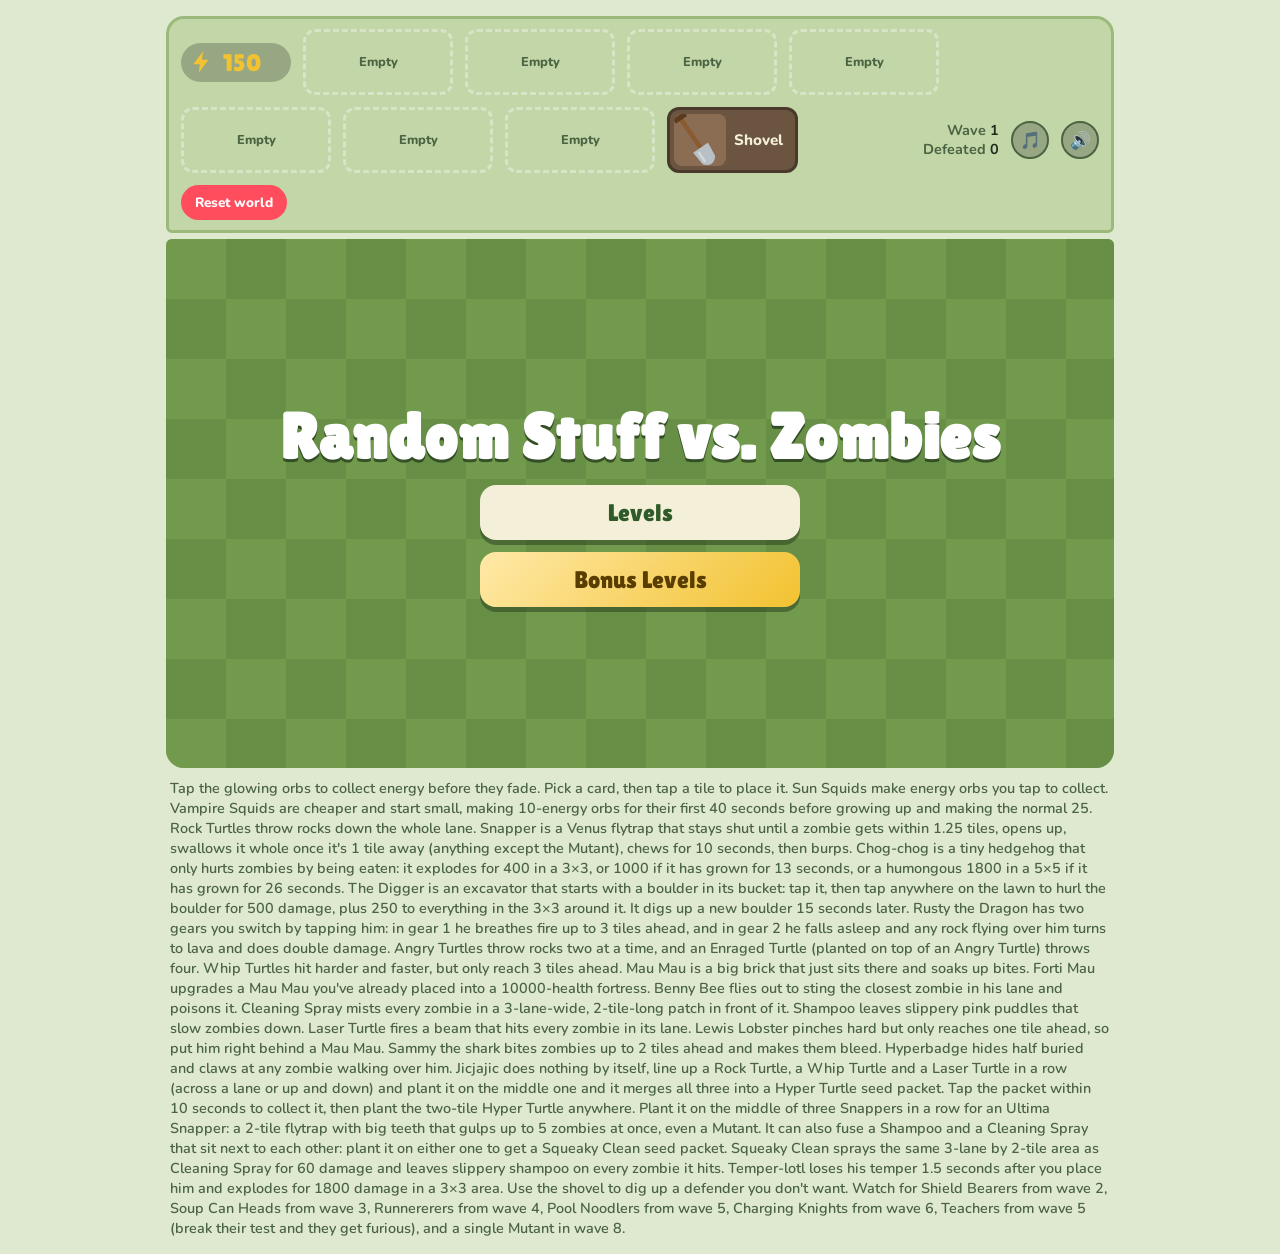
<file: random-stuff-vs-zombies/random-stuff-vs-zombies/index.html>
<!DOCTYPE html>
<html lang="en">
<head>
<meta charset="UTF-8">
<meta name="viewport" content="width=device-width, initial-scale=1, viewport-fit=cover">
<title>Random Stuff vs. Zombies</title>
<link rel="preconnect" href="https://fonts.googleapis.com">
<link rel="preconnect" href="https://fonts.gstatic.com" crossorigin>
<link href="https://fonts.googleapis.com/css2?family=Lilita+One&family=Nunito:wght@500;700;800&display=swap" rel="stylesheet">
<style>
  :root {
    box-sizing: border-box;
    padding-top: env(safe-area-inset-top, 0px);
    padding-bottom: env(safe-area-inset-bottom, 0px);
    --bg: #1f3320;
    --panel: #2c4a2b;
    --panel-edge: #42683f;
    --ink: #f3f6ea;
    --ink-soft: #b9cbae;
    --energy: #f2c230;
    --turtle: #3b7fd1;
    --danger: #e0634a;
  }
  @media (prefers-color-scheme: light) {
    :root:not([data-theme="dark"]) {
      --bg: #dfe9cf;
      --panel: #c3d6a8;
      --panel-edge: #9cb97c;
      --ink: #1d2e1b;
      --ink-soft: #4a6342;
    }
  }
  :root[data-theme="light"] {
    --bg: #dfe9cf; --panel: #c3d6a8; --panel-edge: #9cb97c; --ink: #1d2e1b; --ink-soft: #4a6342;
  }
  *, *::before, *::after { box-sizing: inherit; }
  html, body { margin: 0; }
  html { scroll-padding-top: env(safe-area-inset-top, 0px); }
  body {
    background: var(--bg);
    color: var(--ink);
    font-family: "Nunito", system-ui, sans-serif;
    min-height: 100%;
  }
  main { max-width: 980px; margin: 0 auto; padding: 16px; }
  .bar {
    display: flex; align-items: center; gap: 12px; flex-wrap: wrap;
    background: var(--panel); border: 3px solid var(--panel-edge);
    border-radius: 18px 18px 6px 6px; padding: 10px 12px;
  }
  .energy {
    display: flex; align-items: center; gap: 8px;
    background: rgba(0,0,0,.22); border-radius: 999px; padding: 6px 14px 6px 8px;
    font-family: "Lilita One", "Arial Black", sans-serif; font-size: 1.5rem; color: var(--energy);
    min-width: 110px;
  }
  .energy svg { width: 26px; height: 26px; }
  .card {
    display: flex; align-items: center; gap: 10px;
    background: #f4efd8; color: #2a2a1e;
    border: 3px solid #c9bf94; border-radius: 12px;
    padding: 4px 12px 4px 4px; cursor: pointer;
    font: 800 0.95rem "Nunito", sans-serif;
  }
  .card canvas { width: 52px; height: 52px; background: #d9e8c4; border-radius: 8px; }
  .card .cost { display: block; color: #9a7a10; font-weight: 800; }
  .card { position: relative; overflow: hidden; }
  .tool {
    display: flex; align-items: center; gap: 8px; cursor: pointer;
    background: #6b5440; color: #f4efd8; border: 3px solid #4a3a2c; border-radius: 12px;
    padding: 4px 12px 4px 4px; font: 800 .95rem "Nunito", sans-serif;
  }
  .tool canvas { width: 52px; height: 52px; background: #8a6d52; border-radius: 8px; }
  .tool[aria-pressed="true"] { border-color: var(--energy); box-shadow: 0 0 0 3px var(--energy); }
  .tool:focus-visible { outline: 3px solid var(--energy); outline-offset: 3px; }
  .card .cooldown { position: absolute; left: 0; right: 0; top: 0; height: 0; background: rgba(30, 40, 30, .55); pointer-events: none; }
  .card[aria-pressed="true"] { border-color: var(--energy); box-shadow: 0 0 0 3px var(--energy); }
  .card:disabled { opacity: .45; cursor: not-allowed; }
  .card:focus-visible, button:focus-visible { outline: 3px solid var(--energy); outline-offset: 3px; }
  .stats { margin-left: auto; text-align: right; color: var(--ink-soft); font-weight: 700; font-size: .9rem; line-height: 1.35; }
  .stats b { color: var(--ink); }
  .board-wrap { position: relative; margin-top: 6px; }
  canvas#board {
    display: block; width: 100%; height: auto;
    border-radius: 6px 6px 18px 18px; border: 3px solid var(--panel-edge);
    touch-action: manipulation; cursor: pointer;
  }
  .overlay {
    position: absolute; inset: 0; display: none;
    align-items: center; justify-content: center; flex-direction: column; gap: 14px;
    background: rgba(15, 30, 14, .72); border-radius: 6px 6px 18px 18px; text-align: center; padding: 20px;
  }
  .overlay.show { display: flex; }
  .overlay h2 { font-family: "Lilita One", "Arial Black", sans-serif; font-size: clamp(2rem, 6vw, 3.4rem); margin: 0; color: #fff; letter-spacing: .5px; }
  .overlay p { margin: 0; color: #d6e4c9; font-weight: 700; max-width: 40ch; }
  .overlay button {
    font: 1.2rem "Lilita One", "Arial Black", sans-serif; background: var(--energy); color: #3a2c00;
    border: 0; border-radius: 999px; padding: 12px 28px; cursor: pointer;
  }
  .debug-toggle {
    font: 800 .85rem "Nunito", sans-serif; background: rgba(0,0,0,.22); color: var(--ink-soft);
    border: 2px dashed var(--ink-soft); border-radius: 999px; padding: 6px 12px; cursor: pointer;
  }
  .debug-toggle[aria-pressed="true"] { background: #ff4d5e; color: #fff; border-style: solid; border-color: #ff4d5e; }
  .debug-bar {
    display: none; align-items: center; gap: 8px; flex-wrap: wrap;
    margin-top: 6px; padding: 8px 12px; border-radius: 6px;
    background: repeating-linear-gradient(45deg, rgba(255,77,94,.16) 0 10px, rgba(255,77,94,.08) 10px 20px);
    border: 2px solid #ff4d5e; font-weight: 800; font-size: .9rem;
  }
  .debug-bar.show { display: flex; }
  .debug-bar button, .debug-bar select {
    font: 800 .85rem "Nunito", sans-serif; border: 0; border-radius: 8px; padding: 7px 11px;
    background: #f4efd8; color: #2a2a1e; cursor: pointer;
  }
  .debug-bar button:active { transform: translateY(1px); }
  .debug-bar [data-spawn] { cursor: grab; touch-action: none; user-select: none; -webkit-user-select: none; }
  .debug-bar [data-spawn].dragging { cursor: grabbing; outline: 3px solid #ff4d5e; }
  .drag-chip {
    position: fixed; z-index: 10; pointer-events: none; display: none;
    font: 800 .85rem "Nunito", sans-serif; background: #ff4d5e; color: #fff;
    padding: 6px 10px; border-radius: 999px; transform: translate(-50%, -140%);
  }
  .reset-world {
    font: 800 .85rem "Nunito", sans-serif; background: #ff4d5e; color: #fff;
    border: 0; border-radius: 999px; padding: 8px 14px; cursor: pointer;
  }
  .reset-world.confirm { background: #b3202e; }
  .sound-toggle {
    font-size: 1.05rem; width: 38px; height: 38px; border-radius: 50%; cursor: pointer;
    background: rgba(0,0,0,.22); border: 2px solid var(--ink-soft); padding: 0;
  }
  .sound-toggle[aria-pressed="false"] { opacity: .4; filter: grayscale(1); }
  .sound-toggle:focus-visible { outline: 3px solid var(--energy); outline-offset: 3px; }
  .leave-level {
    font: 800 .85rem "Nunito", sans-serif; background: rgba(0,0,0,.22); color: var(--ink);
    border: 2px solid var(--ink-soft); border-radius: 999px; padding: 6px 14px; cursor: pointer;
  }
  .leave-level.confirm { background: #f2c230; color: #3a2c00; border-color: #f2c230; }
  .leave-level[hidden] { display: none; }
  .reset-world:focus-visible, .debug-toggle:focus-visible { outline: 3px solid var(--energy); outline-offset: 3px; }
  .debug-bar .sep { flex: 0 0 auto; width: 2px; height: 22px; background: rgba(255,77,94,.5); }
  .overlay button:disabled { opacity: .45; cursor: not-allowed; }
  /* level select: a grassy lawn with a row of level cards you scroll sideways */
  .overlay.levels-screen {
    background:
      linear-gradient(rgba(20,40,18,.18), rgba(20,40,18,.18)),
      repeating-conic-gradient(#79a650 0 25%, #86b35a 0 50%) var(--lawn-x, 0px) 0 / 120px 120px;
    gap: 12px; padding: 16px 10px;
  }
  .levels-screen h2 { text-shadow: 0 3px 0 rgba(30,50,25,.7); }
  .levels-screen .menu-title { font-size: clamp(2.2rem, 7vw, 4rem); }
  .menu-buttons { display: flex; flex-direction: column; gap: 12px; width: min(320px, 90%); }
  .overlay button.menu-btn {
    font: 1.5rem "Lilita One", "Arial Black", sans-serif; padding: 14px 20px; border-radius: 16px;
    background: #f4efd8; color: #2f5a2a; box-shadow: 0 5px 0 rgba(40,60,30,.5);
  }
  .overlay button.menu-btn.bonus { background: linear-gradient(135deg, #ffe9a8, #f2c230); color: #5a3d00; }
  .overlay button.menu-btn:active { transform: translateY(3px); box-shadow: 0 2px 0 rgba(40,60,30,.5); }
  .overlay button.menu-back {
    position: absolute; top: 12px; left: 12px; font: 800 .9rem "Nunito", sans-serif;
    padding: 6px 14px; border-radius: 999px; background: rgba(30,50,25,.45); color: #fff;
  }
  .bonus-grid { justify-content: safe center; }
  .overlay button.world-next {
    position: absolute; top: 12px; right: 12px; font: 800 .9rem "Nunito", sans-serif;
    padding: 6px 14px; border-radius: 999px; background: #1f2a4d; color: #e8ecff; box-shadow: 0 3px 0 rgba(10,14,30,.5);
  }
  .overlay button.world-next.locked { background: rgba(30,50,25,.45); color: rgba(255,255,255,.7); cursor: not-allowed; }
  /* Night: the same lawn, but dark blue under the stars */
  .overlay.levels-screen.night {
    background:
      radial-gradient(circle at 80% 18%, rgba(255,250,220,.18), transparent 22%),
      linear-gradient(rgba(10,14,40,.35), rgba(10,14,40,.35)),
      repeating-conic-gradient(#25345e 0 25%, #2c3d6b 0 50%) 0 0 / 120px 120px;
  }
  .night h2 { color: #e8ecff; text-shadow: 0 3px 0 rgba(5,8,25,.8); }
  .night .night-note { color: #c9d2f5; font-weight: 700; max-width: 36ch; }
  .night-sky { position: absolute; inset: 0; pointer-events: none;
    background-image: radial-gradient(1.5px 1.5px at 12% 20%, #fff 50%, transparent 51%), radial-gradient(1.5px 1.5px at 30% 35%, #fff 50%, transparent 51%),
      radial-gradient(2px 2px at 48% 12%, #fff 50%, transparent 51%), radial-gradient(1.5px 1.5px at 62% 30%, #fff 50%, transparent 51%),
      radial-gradient(1.5px 1.5px at 22% 70%, #fff 50%, transparent 51%), radial-gradient(2px 2px at 90% 60%, #fff 50%, transparent 51%),
      radial-gradient(1.5px 1.5px at 70% 80%, #fff 50%, transparent 51%), radial-gradient(1.5px 1.5px at 40% 88%, #fff 50%, transparent 51%); }
  .night-sky .moon { position: absolute; top: 9%; right: 14%; width: 46px; height: 46px; border-radius: 50%;
    background: #fff6d8; box-shadow: 0 0 30px rgba(255,246,216,.7); }
  .night-sky .moon::after { content: ""; position: absolute; top: -4px; left: 12px; width: 46px; height: 46px; border-radius: 50%; background: #25345e; }
  .overlay .level-card.final-level { border-color: #b3202e; background: linear-gradient(135deg, #f4efd8, #f6d9cf); }
  .overlay .level-card.challenge { background: linear-gradient(135deg, #e9dcff, #d8f0c4); border-color: #8a3fb8; }
  .overlay.levels-screen { overflow-y: auto; justify-content: safe center; }
  @media (max-width: 640px) {
    .levels-screen h2 { font-size: 1.6rem; }
    .overlay .level-grid .level-card { flex-basis: 180px; min-height: 104px; padding: 10px 12px; }
    .level-name { font-size: 1.25rem; }
    .overlay button.level-arrow { width: 36px; height: 36px; }
  }
  .level-row { display: flex; align-items: center; gap: 8px; width: 100%; max-width: 860px; min-width: 0; }
  .level-grid {
    flex: 1; min-width: 0; display: flex; gap: 14px; overflow-x: auto; scroll-snap-type: x mandatory;
    scroll-behavior: smooth; padding: 6px 4px 10px; scrollbar-width: none;
  }
  .level-grid::-webkit-scrollbar { display: none; }
  .overlay .level-grid .level-card { flex: 0 0 220px; min-height: 130px; scroll-snap-align: start; box-shadow: 0 4px 0 rgba(40,60,30,.45); }
  .overlay button.level-arrow {
    flex: 0 0 auto; width: 44px; height: 44px; padding: 0; border-radius: 50%;
    font-size: 1.1rem; background: #f4efd8; color: #2f5a2a; box-shadow: 0 3px 0 rgba(40,60,30,.45);
  }
  .overlay button.level-arrow:disabled { opacity: .35; cursor: default; }
  .levels-screen button.tiny { color: #fff; box-shadow: inset 0 0 0 2px rgba(255,255,255,.7); background: rgba(30,50,25,.35); }
  .overlay .level-card {
    display: flex; flex-direction: column; align-items: flex-start; gap: 6px; text-align: left;
    background: #f4efd8; color: #2a2a1e; border: 3px solid #c9bf94; border-radius: 16px;
    padding: 16px 18px; font-family: "Nunito", sans-serif; cursor: pointer;
  }
  .overlay .level-card:hover { border-color: var(--energy); }
  .overlay .level-card.sandbox { background: linear-gradient(135deg, #f4efd8, #e6f0d0); }
  .overlay .level-card { position: relative; }
  .level-lock { display: none; position: absolute; top: 12px; right: 14px; font-size: 1.3rem; }
  .overlay .level-card.locked { cursor: not-allowed; filter: grayscale(.9); opacity: .6; }
  .overlay .level-card.locked .level-lock { display: block; }
  .level-tools { display: flex; gap: 10px; }
  .overlay button.tiny {
    font: 800 .8rem "Nunito", sans-serif; padding: 6px 12px; border-radius: 999px;
    background: transparent; color: #d6e4c9; box-shadow: inset 0 0 0 2px rgba(214,228,201,.6);
  }
  .level-name { font-family: "Lilita One", "Arial Black", sans-serif; font-size: 1.6rem; color: #2f5a2a; }
  .level-goal { font-weight: 800; color: #9a7a10; }
  .level-units { font-weight: 600; font-size: .85rem; color: #5a5640; }
  .pick[hidden] { display: none; }
  .overlay .pick-count { font-family: "Lilita One", "Arial Black", sans-serif; font-size: 1.4rem; color: var(--energy); }
  .overlay-actions { display: flex; gap: 10px; flex-wrap: wrap; justify-content: center; }
  .overlay button.secondary { background: transparent; color: #fff; box-shadow: inset 0 0 0 3px #fff; }
  .card.benched { display: none; }
  .card.seed { background: linear-gradient(135deg, #dce9ff, #ecdcff 50%, #dcffe0); border-color: #f2c230; }
  .card.seed[hidden] { display: none; }
  .slot {
    width: 150px; height: 66px; border: 3px dashed rgba(255,255,255,.35); border-radius: 12px;
    display: flex; align-items: center; justify-content: center;
    color: var(--ink-soft); font-weight: 800; font-size: .8rem;
  }
  .bar.picking .card { cursor: pointer; }
  .bar.picking .card:hover { border-color: #e0634a; }
  .overlay.picker { justify-content: flex-start; overflow-y: auto; padding: 16px; gap: 12px; right: 34%; border-radius: 6px 0 0 18px; }
  .overlay.picker .picker-grid { grid-template-columns: repeat(auto-fill, minmax(230px, 1fr)); }
  .zombie-preview-label {
    position: absolute; top: 10px; right: 0; width: 34%; text-align: center; pointer-events: none; display: none;
    font: 1.15rem "Lilita One", "Arial Black", sans-serif; color: #fff; text-shadow: 0 2px 0 rgba(30,50,25,.8);
  }
  .zombie-preview-label.show { display: block; }
  @media (max-width: 700px) {
    .overlay.picker { right: 0; border-radius: 6px 6px 18px 18px; }
    .zombie-preview-label.show { display: none; }
  }
  .picker-head { display: flex; flex-direction: column; align-items: center; gap: 8px; }
  .picker-head p { font-size: .95rem; }
  .picker-actions { display: flex; align-items: center; gap: 14px; flex-wrap: wrap; justify-content: center; }
  .picker-grid {
    width: 100%; max-width: 860px;
    display: grid; grid-template-columns: repeat(auto-fill, minmax(260px, 1fr)); grid-auto-rows: 70px; gap: 8px;
  }
  .pick {
    display: grid; grid-template-columns: 48px 1fr; gap: 2px 10px; align-items: center; text-align: left;
    background: #f4efd8; color: #2a2a1e; border: 3px solid #c9bf94; border-radius: 12px;
    padding: 6px 10px 6px 6px; cursor: pointer; font-family: "Nunito", sans-serif;
  }
  .overlay .pick { font: inherit; padding: 6px 10px 6px 6px; border-radius: 12px; background: #f4efd8; color: #2a2a1e; border: 3px solid #c9bf94; }
  .pick img { grid-row: span 2; width: 48px; height: 48px; background: #d9e8c4; border-radius: 8px; }
  .pick .name { font-weight: 800; font-size: .95rem; }
  .pick .name b { color: #9a7a10; margin-left: 4px; }
  .pick { height: 70px; overflow: hidden; }
  .pick .desc {
    font-size: .74rem; font-weight: 600; line-height: 1.25; color: #5a5640;
    display: -webkit-box; -webkit-line-clamp: 2; -webkit-box-orient: vertical; overflow: hidden;
  }
  .pick.picked { opacity: .45; border-style: dashed; }
  .pick.picked .name::after { content: " · in hotbar"; font-weight: 700; color: #2f8f4e; }
  .pick:disabled { cursor: not-allowed; opacity: .45; }
  .pick:focus-visible { outline: 3px solid var(--energy); outline-offset: 2px; }
  .hint { color: var(--ink-soft); font-size: .9rem; font-weight: 600; margin: 10px 4px 0; }
</style>
</head>
<body>
<main>
  <div class="bar">
    <div class="energy" aria-live="polite">
      <svg viewBox="0 0 24 24" aria-hidden="true"><path d="M13 2 4 14h6l-1 8 9-12h-6z" fill="currentColor"/></svg>
      <span id="energy">150</span>
    </div>
    <button class="card" data-unit="squid" aria-pressed="false">
      <canvas id="squidArt" width="104" height="104"></canvas>
      <span>Sun Squid<span class="cost">50</span></span>
    </button>
    <button class="card" data-unit="vamp" aria-pressed="false">
      <canvas id="vampArt" width="104" height="104"></canvas>
      <span>Vampire Squid<span class="cost">25</span></span>
    </button>
    <button class="card" data-unit="turtle" aria-pressed="false">
      <canvas id="turtleArt" width="104" height="104"></canvas>
      <span>Rock Turtle<span class="cost">100</span></span>
    </button>
    <button class="card" data-unit="whip" aria-pressed="false">
      <canvas id="whipArt" width="104" height="104"></canvas>
      <span>Whip Turtle<span class="cost">125</span></span>
    </button>
    <button class="card" data-unit="mau" aria-pressed="false">
      <span class="cooldown" aria-hidden="true"></span>
      <canvas id="mauArt" width="104" height="104"></canvas>
      <span>Mau Mau<span class="cost">50</span></span>
    </button>
    <button class="card" data-unit="forti" aria-pressed="false">
      <span class="cooldown" aria-hidden="true"></span>
      <canvas id="fortiArt" width="104" height="104"></canvas>
      <span>Forti Mau<span class="cost">125</span></span>
    </button>
    <button class="card" data-unit="bee" aria-pressed="false">
      <canvas id="beeArt" width="104" height="104"></canvas>
      <span>Benny Bee<span class="cost">200</span></span>
    </button>
    <button class="card" data-unit="spray" aria-pressed="false">
      <canvas id="sprayArt" width="104" height="104"></canvas>
      <span>Cleaning Spray<span class="cost">175</span></span>
    </button>
    <button class="card" data-unit="shampoo" aria-pressed="false">
      <canvas id="shampooArt" width="104" height="104"></canvas>
      <span>Shampoo<span class="cost">150</span></span>
    </button>
    <button class="card" data-unit="laser" aria-pressed="false">
      <canvas id="laserArt" width="104" height="104"></canvas>
      <span>Laser Turtle<span class="cost">300</span></span>
    </button>
    <button class="card" data-unit="lobster" aria-pressed="false">
      <canvas id="lobsterArt" width="104" height="104"></canvas>
      <span>Lewis Lobster<span class="cost">175</span></span>
    </button>
    <button class="card" data-unit="shark" aria-pressed="false">
      <canvas id="sharkArt" width="104" height="104"></canvas>
      <span>Sammy<span class="cost">250</span></span>
    </button>
    <button class="card" data-unit="badger" aria-pressed="false">
      <canvas id="badgerArt" width="104" height="104"></canvas>
      <span>Hyperbadge<span class="cost">100</span></span>
    </button>
    <button class="card" data-unit="jic" aria-pressed="false">
      <canvas id="jicArt" width="104" height="104"></canvas>
      <span>Jicjajic<span class="cost">50</span></span>
    </button>
    <button class="card" data-unit="lotl" aria-pressed="false">
      <span class="cooldown" aria-hidden="true"></span>
      <canvas id="lotlArt" width="104" height="104"></canvas>
      <span>Temper-lotl<span class="cost">125</span></span>
    </button>
    <button class="card" data-unit="angry" aria-pressed="false">
      <canvas id="angryArt" width="104" height="104"></canvas>
      <span>Angry Turtle<span class="cost">175</span></span>
    </button>
    <button class="card" data-unit="enraged" aria-pressed="false">
      <span class="cooldown" aria-hidden="true"></span>
      <canvas id="enragedArt" width="104" height="104"></canvas>
      <span>Enraged Turtle<span class="cost">200</span></span>
    </button>
    <button class="card" data-unit="dragon" aria-pressed="false">
      <canvas id="dragonArt" width="104" height="104"></canvas>
      <span>Rusty the Dragon<span class="cost">200</span></span>
    </button>
    <button class="card" data-unit="digger" aria-pressed="false">
      <canvas id="diggerArt" width="104" height="104"></canvas>
      <span>Digger<span class="cost">275</span></span>
    </button>
    <button class="card" data-unit="snapper" aria-pressed="false">
      <canvas id="snapperArt" width="104" height="104"></canvas>
      <span>Snapper<span class="cost">150</span></span>
    </button>
    <button class="card" data-unit="chog" aria-pressed="false">
      <canvas id="chogArt" width="104" height="104"></canvas>
      <span>Chog-chog<span class="cost">100</span></span>
    </button>
    <button class="card seed" id="hyperSeed" aria-pressed="false" hidden>
      <canvas id="hyperSeedArt" width="104" height="104"></canvas>
      <span>Hyper Turtle<span class="cost">Free · <b id="hyperSeedCount">1</b></span></span>
    </button>
    <button class="card seed" id="ultimaSeed" aria-pressed="false" hidden>
      <canvas id="ultimaSeedArt" width="104" height="104"></canvas>
      <span>Ultima Snapper<span class="cost">Free · <b id="ultimaSeedCount">1</b></span></span>
    </button>
    <button class="card seed" id="cleanSeed" aria-pressed="false" hidden>
      <canvas id="cleanSeedArt" width="104" height="104"></canvas>
      <span>Squeaky Clean<span class="cost">Free · <b id="cleanSeedCount">1</b></span></span>
    </button>
    <button class="tool" id="shovelBtn" aria-pressed="false" title="Remove a defender">
      <canvas id="shovelArt" width="104" height="104"></canvas>
      <span>Shovel</span>
    </button>
    <div class="stats">Wave <b id="wave">1</b><br>Defeated <b id="kills">0</b></div>
    <button class="sound-toggle" id="musicToggle" aria-pressed="true" title="Music">🎵</button>
    <button class="sound-toggle" id="sfxToggle" aria-pressed="true" title="Sound effects">🔊</button>
    <button class="leave-level" id="leaveLevel" hidden>Leave level</button>
    <button class="reset-world" id="resetWorld">Reset world</button>
  </div>
  <div class="debug-bar" id="debugBar">
    <span>Sandbox: infinite energy, no recharges, no waves.</span>
    <span class="sep" aria-hidden="true"></span>
    <span>Drag a zombie onto the board:</span>
    <button data-spawn="basic">Zombie</button>
    <button data-spawn="shield">Shield Bearer</button>
    <button data-spawn="soup">Soup Can Head</button>
    <button data-spawn="runner">Runnererer</button>
    <button data-spawn="noodler">Pool Noodler</button>
    <button data-spawn="knight">Charging Knight</button>
    <button data-spawn="teacher">Teacher</button>
    <button data-spawn="mini">Mini Teacher</button>
    <button data-spawn="mutant">Mutant</button>
  </div>

  <div class="board-wrap">
    <canvas id="board" width="900" height="500" aria-label="Game board, 5 lanes by 9 columns"></canvas>
    <div class="overlay show levels-screen" id="menuOverlay">
      <h2 class="menu-title">Random Stuff vs. Zombies</h2>
      <div class="menu-buttons">
        <button class="menu-btn" id="menuLevels">Levels</button>
        <button class="menu-btn bonus" id="menuBonus">Bonus Levels</button>
      </div>
    </div>
    <div class="overlay levels-screen" id="levelOverlay">
      <button class="menu-back" data-back>◀ Menu</button>
      <button class="world-next locked" id="toNight" title="Beat Level 5 to reach Night">🔒 Night ▶</button>
      <h2>Grass</h2>
      <div class="level-row">
        <button class="level-arrow" id="levelsBack" aria-label="Earlier levels">◀</button>
        <div class="level-grid" id="levelGrid">
        <button class="level-card" data-level="1">
          <span class="level-name">Level 1</span>
          <span class="level-goal">Survive 3 waves + a final wave</span>
          <span class="level-units">Sun Squid · Rock Turtle · Whip Turtle · Mau Mau</span>
        </button>
        <button class="level-card" data-level="2" data-needs="1">
          <span class="level-lock" aria-hidden="true">🔒</span>
          <span class="level-name">Level 2</span>
          <span class="level-goal">Survive 4 waves + a final wave</span>
          <span class="level-units">Level 1 defenders + Benny Bee</span>
        </button>
        <button class="level-card" data-level="3" data-needs="2">
          <span class="level-lock" aria-hidden="true">🔒</span>
          <span class="level-name">Level 3</span>
          <span class="level-goal">Survive 5 waves + a final wave</span>
          <span class="level-units">Level 2 defenders + Cleaning Spray</span>
        </button>
        <button class="level-card" data-level="4" data-needs="3">
          <span class="level-lock" aria-hidden="true">🔒</span>
          <span class="level-name">Level 4</span>
          <span class="level-goal">Survive 5 waves + a final wave</span>
          <span class="level-units">Level 3 defenders + Angry Turtle · Pool Noodlers join in</span>
        </button>
        <button class="level-card final-level" data-level="5" data-needs="4">
          <span class="level-lock" aria-hidden="true">🔒</span>
          <span class="level-name">Level 5</span>
          <span class="level-goal">6 waves, then beat the Mutant</span>
          <span class="level-units">+ Temper-lotl & Snapper · the last grass level</span>
        </button>
        </div>
        <button class="level-arrow" id="levelsMore" aria-label="More levels">▶</button>
      </div>
      <div class="level-tools">
        <button id="unlockAll" class="tiny">Unlock all</button>
        <button id="resetProgress" class="tiny">Reset progress</button>
      </div>
    </div>
    <div class="overlay levels-screen" id="bonusOverlay">
      <button class="menu-back" data-back>◀ Menu</button>
      <h2>Bonus Levels</h2>
      <div class="level-row">
        <div class="level-grid bonus-grid">
        <button class="level-card" data-level="endless">
          <span class="level-name">Endless</span>
          <span class="level-goal">Waves never stop</span>
          <span class="level-units">Pick any 7 defenders</span>
        </button>
        <button class="level-card sandbox" data-level="sandbox">
          <span class="level-name">Sandbox</span>
          <span class="level-goal">No waves, infinite energy</span>
          <span class="level-units">Every defender at once · drag in your own zombies</span>
        </button>
        <button class="level-card challenge" data-level="challenge">
          <span class="level-name">Jicjajic Challenge</span>
          <span class="level-goal">4 rounds, each ending in a horde</span>
          <span class="level-units">Pick any 10 · 500 starting energy · win to unlock the Jicjajic</span>
        </button>
        </div>
      </div>
    </div>
    <div class="overlay levels-screen night" id="nightOverlay">
      <button class="menu-back" id="nightBack">◀ Grass</button>
      <div class="night-sky" aria-hidden="true"><span class="moon"></span></div>
      <h2>Night</h2>
      <p class="night-note">The lawn has gone dark… No levels here yet. More are coming soon!</p>
    </div>
    <div class="zombie-preview-label" id="zombiePreviewLabel">Zombies coming</div>
    <div class="overlay picker" id="startOverlay">
      <div class="picker-head">
        <h2>Pick your defenders</h2>
        <p>Tap a defender to move it into your hotbar. Tap it in the hotbar to send it back.</p>
        <div class="picker-actions">
          <span class="pick-count" id="pickCount" aria-live="polite">0 of 7 picked</span>
          <button id="startBtn" disabled>Start game</button>
        </div>
      </div>
      <div class="picker-grid" id="pickerGrid"></div>
    </div>
    <div class="overlay" id="endOverlay">
      <h2>The zombies got through</h2>
      <p id="endText"></p>
      <div class="overlay-actions">
        <button id="restartBtn">Play again</button>
        <button id="changeBtn" class="secondary">Change defenders</button>
        <button class="secondary to-levels">Levels</button>
      </div>
    </div>
    <div class="overlay" id="winOverlay">
      <h2 id="winTitle">Level complete!</h2>
      <p id="winText"></p>
      <div class="overlay-actions">
        <button id="winAgainBtn">Play again</button>
        <button class="secondary to-levels">Levels</button>
      </div>
    </div>
  </div>
  <div class="drag-chip" id="dragChip"></div>
  <p class="hint">Tap the glowing orbs to collect energy before they fade. Pick a card, then tap a tile to place it. Sun Squids make energy orbs you tap to collect. Vampire Squids are cheaper and start small, making 10-energy orbs for their first 40 seconds before growing up and making the normal 25. Rock Turtles throw rocks down the whole lane. Snapper is a Venus flytrap that stays shut until a zombie gets within 1.25 tiles, opens up, swallows it whole once it's 1 tile away (anything except the Mutant), chews for 10 seconds, then burps. Chog-chog is a tiny hedgehog that only hurts zombies by being eaten: it explodes for 400 in a 3×3, or 1000 if it has grown for 13 seconds, or a humongous 1800 in a 5×5 if it has grown for 26 seconds. The Digger is an excavator that starts with a boulder in its bucket: tap it, then tap anywhere on the lawn to hurl the boulder for 500 damage, plus 250 to everything in the 3×3 around it. It digs up a new boulder 15 seconds later. Rusty the Dragon has two gears you switch by tapping him: in gear 1 he breathes fire up to 3 tiles ahead, and in gear 2 he falls asleep and any rock flying over him turns to lava and does double damage. Angry Turtles throw rocks two at a time, and an Enraged Turtle (planted on top of an Angry Turtle) throws four. Whip Turtles hit harder and faster, but only reach 3 tiles ahead. Mau Mau is a big brick that just sits there and soaks up bites. Forti Mau upgrades a Mau Mau you've already placed into a 10000-health fortress. Benny Bee flies out to sting the closest zombie in his lane and poisons it. Cleaning Spray mists every zombie in a 3-lane-wide, 2-tile-long patch in front of it. Shampoo leaves slippery pink puddles that slow zombies down. Laser Turtle fires a beam that hits every zombie in its lane. Lewis Lobster pinches hard but only reaches one tile ahead, so put him right behind a Mau Mau. Sammy the shark bites zombies up to 2 tiles ahead and makes them bleed. Hyperbadge hides half buried and claws at any zombie walking over him. Jicjajic does nothing by itself, line up a Rock Turtle, a Whip Turtle and a Laser Turtle in a row (across a lane or up and down) and plant it on the middle one and it merges all three into a Hyper Turtle seed packet. Tap the packet within 10 seconds to collect it, then plant the two-tile Hyper Turtle anywhere. Plant it on the middle of three Snappers in a row for an Ultima Snapper: a 2-tile flytrap with big teeth that gulps up to 5 zombies at once, even a Mutant. It can also fuse a Shampoo and a Cleaning Spray that sit next to each other: plant it on either one to get a Squeaky Clean seed packet. Squeaky Clean sprays the same 3-lane by 2-tile area as Cleaning Spray for 60 damage and leaves slippery shampoo on every zombie it hits. Temper-lotl loses his temper 1.5 seconds after you place him and explodes for 1800 damage in a 3×3 area. Use the shovel to dig up a defender you don't want. Watch for Shield Bearers from wave 2, Soup Can Heads from wave 3, Runnererers from wave 4, Pool Noodlers from wave 5, Charging Knights from wave 6, Teachers from wave 5 (break their test and they get furious), and a single Mutant in wave 8.</p>
</main>

<script>
(() => {
  const COLS = 9, ROWS = 5, CELL = 100;
  const TURTLE = { cost: 100, hp: 300, fireEvery: 1.5, rockDmg: 20, rockSpeed: 420 };
  const SQUID  = { cost: 50, hp: 300, makeEvery: 12, firstAfter: 5, orbValue: 25 };
  const WHIP   = { cost: 125, hp: 300, attackEvery: TURTLE.fireEvery / 1.5, dmg: TURTLE.rockDmg * 1.5, range: 3 * CELL };
  const MAU    = { cost: 50, hp: 4500, recharge: 5 };
  const FORTI  = { cost: 125, hp: 10000, recharge: 10, upgrades: 'mau' };
  // can this upgrade go on what's standing there?
  function canUpgrade(kind, here) {
    if (!here) return false;
    if (kind === 'forti') return here.type === 'mau' && !here.forti;
    if (kind === 'enraged') return here.type === 'angry';
    return false;
  }
  const BEE    = { cost: 200, hp: 300, attackEvery: 4, sting: 20, poisonDps: 30, poisonTime: 5, flySpeed: 900 };
  const SPRAY  = { cost: 175, hp: 300, attackEvery: 1.5, dmg: 20, width: 3, length: 2 };
  const SHAMPOO = { cost: 150, hp: 300, attackEvery: 3, dmg: 20, speed: 360, puddleLife: 10, slow: 0.5 };
  const LASER  = { cost: 300, hp: 300, attackEvery: 2, dmg: 100, charge: 0.5 };
  const LOBSTER = { cost: 175, hp: 300, attackEvery: 3, dmg: 105 };
  // the tile in front, including zombies chewing on whatever stands there
  function lobsterReach(c) { return { x0: c * CELL + CELL / 2 - 20, x1: (c + 2) * CELL + 15 }; }
  const SHARK  = { cost: 250, hp: 300, attackEvery: 2, bite: 60, bleedDps: 35, bleedTime: 3, reach: 2 };
  const BADGER = { cost: 100, hp: 300, dps: 62.5, underfoot: true };
  const LOTL   = { cost: 125, hp: 300, fuse: 1.5, dmg: 1800, underfoot: true, recharge: 20 };
  const JIC    = { cost: 50, hp: 300, onTurtle: true };
  const HYPER  = { hp: 900, attackEvery: 1.5, dmg: 150, whipDmg: 300, whipRange: 3 * CELL };
  const HYPER_SEED = { cost: 0, hp: HYPER.hp, twoTile: true, seed: true };
  // Ultima Snapper: 2 tiles, swallows up to 5 zombies in one gulp (even a Mutant)
  const ULTIMA_SCALE = 1.4, ULTIMA_Y = 92 - 30 * 1.4;
  const ULTIMA = { cost: 0, hp: 900, twoTile: true, seed: true, gulp: 5, chew: 10, burp: 1.0, lunge: 0.25 };
  const CLEAN  = { cost: 0, hp: 600, attackEvery: 1.5, dmg: 60, seed: true };
  const PACKET_LIFE = 10;
  const ANGRY  = { cost: 175, hp: 300, fireEvery: 1.5, burst: 2, burstGap: 0.18 };
  const ENRAGED = { cost: 200, hp: 300, fireEvery: 1.5, burst: 4, burstGap: 0.14, recharge: 10, upgrades: 'angry', rockDmg: TURTLE.rockDmg * 1.5 };
  const DRAGON = { cost: 200, hp: 300, attackEvery: 1.5, dmg: 80, range: 3 * CELL };
  const DIGGER = { cost: 275, hp: 300, digTime: 15, dmg: 500, splash: 250, flight: 0.9 };
  const SNAPPER = { cost: 150, hp: 300, chew: 10, burp: 1.0, lunge: 0.22 };
  // stages: tiny -> after 13 s bigger -> after 26 s humongous; it only does damage when it gets eaten
  const CHOG = { cost: 100, hp: 300, grow: [13, 26], blasts: [{ dmg: 400, r: 1 }, { dmg: 1000, r: 1 }, { dmg: 1800, r: 2 }] };
  const VAMP   = { cost: 25, hp: 300, makeEvery: 12, firstAfter: 5, youngValue: 10, adultValue: 25, growUp: 40 };
  const UNITS  = { vamp: VAMP, ultima: ULTIMA, chog: CHOG, snapper: SNAPPER, digger: DIGGER, dragon: DRAGON, enraged: ENRAGED, angry: ANGRY, clean: CLEAN, hyper: HYPER_SEED, jic: JIC, lotl: LOTL, badger: BADGER, forti: FORTI, shark: SHARK, lobster: LOBSTER, laser: LASER, turtle: TURTLE, squid: SQUID, whip: WHIP, mau: MAU, bee: BEE, spray: SPRAY, shampoo: SHAMPOO };
  // lanes and x-range a spray at (r, c) covers
  function sprayArea(r, c) {
    return { r0: Math.max(0, r - 1), r1: Math.min(ROWS - 1, r + 1), x0: (c + 1) * CELL - 10, x1: (c + 1 + SPRAY.length) * CELL };
  }
  const ORB_LIFE = 10;
  const ENEMY  = { hp: 200, speed: 20, bite: 100 };
  // Mutant stomps flatten a Mau Mau in 2 strikes and a Forti Mau in 5
  const MUTANT = { smashDmg: 300, mauStrikes: 2, fortiStrikes: 5, smashEvery: 1.5, windup: 0.6 };
  const ENERGY_TICK = 10, ENERGY_GAIN = 25;

  const board = document.getElementById('board');
  let ctx = board.getContext('2d');
  const boardCtx = ctx;
  const cards = [...document.querySelectorAll('.card:not(.seed)')];
  const seedBtns = { hyper: document.getElementById('hyperSeed'), clean: document.getElementById('cleanSeed'), ultima: document.getElementById('ultimaSeed') };
  const energyEl = document.getElementById('energy');
  const pickCountEl = document.getElementById('pickCount');
  const startBtnEl = document.getElementById('startBtn');
  const waveEl = document.getElementById('wave');
  const killsEl = document.getElementById('kills');
  const startOverlay = document.getElementById('startOverlay');
  const endOverlay = document.getElementById('endOverlay');

  let state;
  let debug = false, savedEnergy = 0;
  const BASE_SLOTS = 7;
  const maxSlots = () => (level && level.slots) || BASE_SLOTS;
  const EARLY_ZOMBIES = ['basic', 'shield', 'soup'];
  const LEVELS = {
    1: { name: 'Level 1', units: ['squid', 'turtle', 'whip', 'mau'], waves: 3, zombies: EARLY_ZOMBIES },
    2: { name: 'Level 2', units: ['squid', 'turtle', 'whip', 'mau', 'bee'], waves: 4, zombies: EARLY_ZOMBIES },
    3: { name: 'Level 3', units: ['squid', 'turtle', 'whip', 'mau', 'bee', 'spray'], waves: 5, zombies: ['basic', 'shield', 'soup', 'runner'] },
    4: { name: 'Level 4', units: ['squid', 'turtle', 'whip', 'mau', 'bee', 'spray', 'angry'], waves: 5, zombies: ['basic', 'shield', 'soup', 'runner', 'noodler'], finalAtLeast: { noodler: 3 } },
    challenge: { name: 'Jicjajic Challenge', units: 'challenge', startEnergy: 500, slots: BASE_SLOTS + 3, prep: 36, prepRound: 24, rounds: [
      { trickle: { kinds: ['basic'], count: 6, every: 6 }, horde: { kind: 'basic', count: 14, every: 0.75, banner: 'HORDE!' } },
      { trickle: { kinds: ['basic', 'shield'], count: 6, every: 6 }, horde: { kind: 'shield', count: 14, every: 0.75, banner: 'SHIELD HORDE!' } },
      { trickle: { kinds: ['basic', 'shield', 'soup'], count: 7, every: 5 }, horde: { kind: 'soup', count: 28, every: 0.45, banner: 'SOUP HORDE!' } },
      { trickle: { kinds: ['basic', 'shield', 'soup', 'knight'], count: 7, every: 5 }, horde: { kind: 'knight', count: 26, every: 0.45, banner: 'FINAL HORDE!' } }
    ] },
    5: { name: 'Level 5', units: ['squid', 'turtle', 'whip', 'mau', 'bee', 'spray', 'angry', 'lotl', 'snapper'], waves: 6,
         zombies: ['basic', 'shield', 'soup', 'runner', 'noodler', 'mutant'], finalBoss: 'mutant' },
    endless: { name: 'Endless', units: null, waves: Infinity },
    sandbox: { name: 'Sandbox', units: null, waves: Infinity, sandbox: true }
  };
  // the challenge gets every defender except the Jicjajic itself
  const CHALLENGE_UNITS = Object.keys(UNITS).filter(u => !UNITS[u].seed && u !== 'jic');
  for (const k in LEVELS) { if (LEVELS[k].units === 'challenge') { LEVELS[k].units = CHALLENGE_UNITS; LEVELS[k].waves = LEVELS[k].rounds.length; LEVELS[k].zombies = null; } }
  let level = LEVELS.endless;
  // which levels you've beaten, remembered in this browser
  let progress = { beaten: {} };
  try { const saved = JSON.parse(localStorage.getItem('lane-defense-progress') || 'null'); if (saved && saved.beaten) progress = saved; } catch (err) {}
  function saveProgress() { try { localStorage.setItem('lane-defense-progress', JSON.stringify(progress)); } catch (err) {} }
  function levelUnlocked(card) { const need = card.dataset.needs; return !need || !!progress.beaten[need] || !!progress.unlockAll; }
  function refreshLevelCards() {
    if (typeof refreshNightButton === 'function') refreshNightButton();
    document.querySelectorAll('.level-card').forEach(card => {
      const open = levelUnlocked(card);
      card.classList.toggle('locked', !open);
      card.setAttribute('aria-disabled', open ? 'false' : 'true');
      const goal = card.querySelector('.level-goal');
      if (!goal.dataset.text) goal.dataset.text = goal.textContent;
      const need = card.dataset.needs || '';
      goal.textContent = open ? goal.dataset.text : need.startsWith('c') ? `Beat Horde ${need.slice(1)} to unlock` : `Beat Level ${need} to unlock`;
    });
  }
  // only beating the Jicjajic Challenge unlocks it (the Unlock all button just opens levels)
  const jicUnlocked = () => !!progress.beaten.challenge;
  // once the Jicjajic Challenge is beaten, the Jicjajic joins every survival level (and Endless/Sandbox);
  // the challenge itself never offers it
  const ALL_ZOMBIES = ['basic', 'shield', 'soup', 'runner', 'noodler', 'knight', 'teacher', 'mutant'];
  function levelZombies() {
    if (level.rounds) return [...new Set(level.rounds.flatMap(rd => rd.trickle.kinds.concat(rd.horde.kind)))];
    const kinds = level.zombies ? level.zombies.slice() : ALL_ZOMBIES.slice();
    if (level.finalBoss && !kinds.includes(level.finalBoss)) kinds.push(level.finalBoss);
    return kinds;
  }
  const unitAllowed = u => {
    if (u === 'jic') return (jicUnlocked() || !!level.sandbox) && !level.rounds; // Sandbox always has it
    return !level.units || level.units.includes(u);
  };
  const loadout = new Set();
  let picking = true;
  const DESCRIPTIONS = {
    vamp: 'Makes small 10-energy orbs for 40 s, then grows up and makes normal 25-energy orbs.',
    squid: 'Makes an energy orb every 12 seconds. Tap orbs to collect them.',
    turtle: 'Throws a rock down the whole lane every 1.5 seconds.',
    chog: 'A tiny hedgehog that grows. Explodes when eaten: bigger the longer it waits.',
    snapper: 'A Venus flytrap. Opens when a zombie gets close, swallows it whole, then chews for 10 s.',
    digger: 'An excavator. Tap it, then tap anywhere to hurl a boulder: 500 damage plus 250 splash in a 3×3.',
    dragon: 'Tap him to switch gears. Gear 1 breathes fire; gear 2 sleeps and turns passing rocks into lava.',
    angry: 'Throws a burst of 2 rocks down the whole lane every 1.5 seconds.',
    enraged: 'Plant on an Angry Turtle. Throws a burst of 4 heavy rocks. 10 s recharge.',
    whip: 'Hits harder and faster than Rock Turtle, but only 3 tiles ahead.',
    mau: 'A big brick with 4500 health that soaks up bites.',
    forti: 'Upgrades a placed Mau Mau into a 10000-health fortress.',
    bee: 'Flies out to sting the closest zombie in his lane and poisons it.',
    spray: 'Mists every zombie in a 3-lane by 2-tile patch in front.',
    shampoo: 'Leaves a slippery pink tile that slows zombies by 50%.',
    laser: 'Fires a beam that hits every zombie in its lane.',
    lobster: 'Big pinch, one tile ahead. Best right behind a Mau Mau.',
    shark: 'Bites up to 2 tiles ahead and makes zombies bleed.',
    badger: 'Hides half buried and claws zombies walking over him.',
    jic: 'You can use this to fuse defenders together.',
    lotl: 'Explodes 1.5 s after planting for 1800 damage in a 3×3 area.'
  };
  function reset() {
    state = {
      energy: (level && level.startEnergy) || 150, grid: Array.from({length: ROWS}, () => Array(COLS).fill(null)),
      enemies: [], rocks: [], puffs: [], orbs: [], puddles: [], packets: [], boulders: [], aiming: null, seeds: { hyper: 0, clean: 0, ultima: 0 }, recharge: {}, selected: null, hover: null,
      time: 0, energyTimer: 0, spawnTimer: 20, spawnEvery: 16, kills: 0, wave: 1, running: false, over: false
    };
    syncUI();
  }

  function syncUI() {
    energyEl.textContent = debug ? '∞' : state.energy;
    waveEl.textContent = level.sandbox ? '—' : level.rounds ? `Round ${(state.round || 0) + 1} / ${level.rounds.length}${state.roundPhase === 'horde' ? ' · HORDE' : ''}` : state.finalStarted ? 'Final!' : isFinite(level.waves) ? `${state.wave} / ${level.waves}` : state.wave;
    killsEl.textContent = state.kills;
    const ready = u => state.energy >= UNITS[u].cost && !(state.recharge[u] > 0);
    if (state.selected && !ready(state.selected)) state.selected = null;
    const full = loadout.size >= maxSlots();
    layoutHotbar();
    pickButtons.forEach(pb => {
      const u = pb.dataset.pick, picked = loadout.has(u);
      pb.hidden = !unitAllowed(u);
      pb.classList.toggle('picked', picked);
      pb.disabled = !picked && full;
      pb.setAttribute('aria-pressed', picked ? 'true' : 'false');
    });
    cards.forEach(cd => {
      const u = cd.dataset.unit;
      cd.classList.toggle('benched', !loadout.has(u));
      if (picking) {
        cd.disabled = false;
        cd.setAttribute('aria-pressed', loadout.has(u) ? 'true' : 'false');
      } else {
        cd.disabled = !ready(u);
        cd.setAttribute('aria-pressed', state.selected === u ? 'true' : 'false');
      }
    });
    if (barEl) barEl.classList.toggle('picking', picking);
    const leave = document.getElementById('leaveLevel');
    const onMenu = ['menuOverlay', 'levelOverlay', 'bonusOverlay', 'nightOverlay'].some(id => { const o = document.getElementById(id); return o && o.classList.contains('show'); });
    if (leave) leave.hidden = onMenu;
    pickCountEl.textContent = `${loadout.size} of ${maxSlots()} picked`;
    startBtnEl.disabled = loadout.size === 0;
    shovelBtn.setAttribute('aria-pressed', state.shovel ? 'true' : 'false');
    for (const k in seedBtns) {
      const n = state.seeds[k] || 0;
      if (state.selected === k && n <= 0) state.selected = null;
      seedBtns[k].hidden = picking || n <= 0;
      seedBtns[k].setAttribute('aria-pressed', state.selected === k ? 'true' : 'false');
      document.getElementById(k + 'SeedCount').textContent = n;
    }
  }

  cards.forEach(cd => cd.addEventListener('click', () => {
    const u = cd.dataset.unit;
    if (picking) {
      // tapping a hotbar card while picking sends it back to the unit screen
      loadout.delete(u);
      syncUI();
      return;
    }
    if (!loadout.has(u) || !unitAllowed(u)) return;
    if (state.energy < UNITS[u].cost || state.recharge[u] > 0) return;
    state.selected = state.selected === u ? null : u;
    state.shovel = false; state.aiming = null;
    syncUI();
  }));
  for (const k in seedBtns) seedBtns[k].addEventListener('click', () => {
    if (picking || !(state.seeds[k] > 0)) return;
    state.selected = state.selected === k ? null : k;
    state.shovel = false;
    syncUI();
  });
  const shovelBtn = document.getElementById('shovelBtn');
  const barEl = document.querySelector('.bar');
  const slotEls = [];
  for (let i = 0; i < 12; i++) {
    const sl = document.createElement('div');
    sl.className = 'slot'; sl.setAttribute('aria-hidden', 'true'); sl.textContent = 'Empty';
    slotEls.push(sl);
  }
  // Hotbar shows picked cards in the order you picked them, then empty slots while picking
  function layoutHotbar() {
    if (!barEl || !barEl.insertBefore) return;
    const byUnit = {}; cards.forEach(cd => { byUnit[cd.dataset.unit] = cd; });
    for (const u of loadout) barEl.insertBefore(byUnit[u], shovelBtn);
    for (const k in seedBtns) barEl.insertBefore(seedBtns[k], shovelBtn);
    const empty = picking ? maxSlots() - loadout.size : 0;
    slotEls.forEach((sl, i) => {
      if (i < empty) barEl.insertBefore(sl, shovelBtn);
      else if (sl.parentNode) sl.parentNode.removeChild(sl);
    });
  }
  const pickerGrid = document.getElementById('pickerGrid');
  const pickButtons = [];
  function buildPicker() {
    cards.forEach(cd => {
      const u = cd.dataset.unit;
      const art = cd.querySelector('canvas');
      const b = document.createElement('button');
      b.className = 'pick'; b.dataset.pick = u; b.setAttribute('aria-pressed', 'false');
      const img = document.createElement('img');
      img.alt = '';
      try { img.src = art.toDataURL(); } catch (e) {}
      const name = document.createElement('span');
      name.className = 'name';
      name.textContent = cd.querySelector('span:not(.cooldown)').firstChild.textContent;
      const cost = document.createElement('b'); cost.textContent = UNITS[u].cost; name.appendChild(cost);
      const desc = document.createElement('span'); desc.className = 'desc'; desc.textContent = DESCRIPTIONS[u] || '';
      b.append(img, name, desc);
      b.addEventListener('click', () => {
        if (!picking || !unitAllowed(u)) return;
        if (loadout.has(u)) loadout.delete(u);
        else if (loadout.size < maxSlots()) loadout.add(u);
        syncUI();
      });
      pickerGrid.appendChild(b);
      pickButtons.push(b);
    });
  }
  shovelBtn.addEventListener('click', () => {
    if (picking) return;
    state.shovel = !state.shovel;
    if (state.shovel) { state.selected = null; state.aiming = null; }
    syncUI();
  });

  function pointFromEvent(e) {
    const r = board.getBoundingClientRect();
    return { x: (e.clientX - r.left) * (board.width / r.width), y: (e.clientY - r.top) * (board.height / r.height) };
  }
  function cellFromEvent(e) {
    const p = pointFromEvent(e);
    return { c: Math.floor(p.x / CELL), r: Math.floor(p.y / CELL) };
  }
  board.addEventListener('pointermove', e => { state.hover = cellFromEvent(e); });
  board.addEventListener('pointerleave', () => { state.hover = null; });
  board.addEventListener('pointerdown', e => {
    if (!state.running) return;
    // collecting an orb always comes first
    const p = pointFromEvent(e);
    const pk = state.packets.find(k => Math.hypot(k.x - p.x, k.y - p.y) < 44);
    if (pk) {
      state.packets.splice(state.packets.indexOf(pk), 1);
      state.seeds[pk.kind] = (state.seeds[pk.kind] || 0) + 1;
      Sound.play('packet');
      state.puffs.push({ x: pk.x, y: pk.y, t: 0, fortify: true, life: 0.6 });
      syncUI();
      return;
    }
    const orb = state.orbs.find(o => !o.collected && Math.hypot(o.x - p.x, o.y - p.y) < 36);
    if (orb) {
      orb.collected = true; orb.ct = 0; orb.sx = orb.x; orb.sy = orb.y;
      state.energy += orb.value; syncUI(); Sound.play('collect');
      return;
    }
    if (state.shovel) {
      const { c, r } = cellFromEvent(e);
      if (r >= 0 && r < ROWS && c >= 0 && c < COLS && state.grid[r][c]) {
        removeUnit(r, c);
        state.puffs.push({ x: c * CELL + 50, y: r * CELL + 80, t: 0, dirt: true, life: 0.5 });
        state.shovel = false; syncUI();
      }
      return;
    }
    if (!state.selected) {
      const { c, r } = cellFromEvent(e);
      const t = r >= 0 && r < ROWS && c >= 0 && c < COLS ? state.grid[r][c] : null;
      if (state.aiming) {
        const ai = state.aiming, dg = state.grid[ai.r][ai.c];
        state.aiming = null;
        if (t === dg) return; // tapping the Digger again cancels
        if (dg && dg.type === 'digger' && dg.boulder && r >= 0 && r < ROWS && c >= 0 && c < COLS) {
          dg.boulder = false; dg.dig = DIGGER.digTime; dg.heave = 1;
          Sound.play('heave');
          state.boulders.push({ x0: ai.c * CELL + 72, y0: ai.r * CELL + 8, x1: c * CELL + 50, y1: r * CELL + 55, tr: r, tc: c, t: 0 });
        }
        return;
      }
      if (t && t.type === 'digger' && t.boulder) { state.aiming = { r, c }; Sound.play('aim'); return; }
      if (t && t.type === 'dragon') {
        t.gear = t.gear === 1 ? 2 : 1;
        Sound.play('gear');
        t.gearFlash = 0.6;
        t.flame = null;
      }
      return;
    }
    const { c, r } = cellFromEvent(e);
    if (r < 0 || r >= ROWS || c < 0 || c >= COLS) return;
    const u = UNITS[state.selected];
    if (u.onTurtle) {
      if (state.energy < u.cost || !mergeRecipe(r, c)) return;
      state.energy -= u.cost;
      doMerge(r, c);
      state.selected = null; syncUI();
      return;
    }
    if (u.twoTile) {
      // two-tile fusions take the tile you tap and the one in front of it
      const kind = state.selected;
      if (!(state.seeds[kind] > 0) || c + 1 >= COLS || state.grid[r][c] || state.grid[r][c + 1]) return;
      const big = kind === 'hyper'
        ? { type: 'hyper', twoTile: true, r, c, hp: HYPER.hp, maxHp: HYPER.hp, bob: 0, cool: 0.6, throwAnim: 0, lash: null }
        : { type: 'ultima', twoTile: true, r, c, hp: ULTIMA.hp, maxHp: ULTIMA.hp, bob: 0, mode: 'closed', openK: 0, chew: 0, burp: 0, stretch: 0, lungeT: 0, prey: null };
      state.grid[r][c] = big;
      state.grid[r][c + 1] = { type: 'hyperPart', main: big };
      state.seeds[kind]--;
      state.puffs.push({ x: (c + 1) * CELL, y: r * CELL + 50, t: 0, merge: true, life: 0.9 });
      state.selected = null; syncUI();
      return;
    }
    if (u.upgrades) {
      // upgrades go on top of the defender they upgrade
      const here = state.grid[r][c];
      if (!canUpgrade(state.selected, here)) return;
      if (state.energy < u.cost || state.recharge[state.selected] > 0) return;
      state.energy -= u.cost;
      if (!debug) state.recharge[state.selected] = u.recharge;
      if (state.selected === 'forti') { here.forti = true; here.hp = u.hp; here.maxHp = u.hp; }
      else if (state.selected === 'enraged') { here.type = 'enraged'; here.hp = u.hp; here.maxHp = u.hp; here.queued = 0; }
      state.puffs.push({ x: c * CELL + 50, y: r * CELL + 30, t: 0, fortify: true, life: 0.6 });
      state.selected = null; syncUI();
      return;
    }
    if (state.grid[r][c]) return;
    if (u.seed) {
      if (!(state.seeds[state.selected] > 0)) return;
      state.seeds[state.selected]--;
    }
    if (state.energy < u.cost || state.recharge[state.selected] > 0) return;
    state.energy -= u.cost;
    if (u.recharge && !debug) state.recharge[state.selected] = u.recharge;
    Sound.play('place');
    const bob = Math.random() * 6;
    state.grid[r][c] =
      state.selected === 'turtle' ? { type: 'turtle', hp: u.hp, maxHp: u.hp, cool: 0.4, throwAnim: 0, bob } :
      state.selected === 'vamp'   ? { type: 'vamp', hp: u.hp, maxHp: u.hp, bob, make: u.firstAfter, glow: 0, age: 0, grown: 0 } :
      state.selected === 'chog'   ? { type: 'chog', hp: u.hp, maxHp: u.hp, bob, age: 0, stage: 0, size: 0 } :
      state.selected === 'snapper' ? { type: 'snapper', hp: u.hp, maxHp: u.hp, bob, mode: 'closed', openK: 0, chew: 0, burp: 0, stretch: 0, lungeT: 0, prey: null } :
      state.selected === 'digger' ? { type: 'digger', hp: u.hp, maxHp: u.hp, bob, boulder: true, dig: 0 } :
      state.selected === 'dragon' ? { type: 'dragon', hp: u.hp, maxHp: u.hp, bob, cool: 0.5, gear: 1, flame: null, gearFlash: 0 } :
      state.selected === 'angry'  ? { type: 'angry', hp: u.hp, maxHp: u.hp, cool: 0.4, throwAnim: 0, queued: 0, gap: 0, bob } :
      state.selected === 'whip'   ? { type: 'whip', hp: u.hp, maxHp: u.hp, cool: 0.2, throwAnim: 0, lash: null, bob } :
      state.selected === 'mau'    ? { type: 'mau', hp: u.hp, maxHp: u.hp, bob, blink: 2 + Math.random() * 3 } :
      state.selected === 'lotl'   ? { type: 'lotl', hp: u.hp, maxHp: u.hp, bob, fuse: u.fuse } :
      state.selected === 'badger' ? { type: 'badger', hp: u.hp, maxHp: u.hp, bob, scratching: 0 } :
      state.selected === 'clean'  ? { type: 'clean', hp: u.hp, maxHp: u.hp, bob, cool: 0.4, mist: 0, squeeze: 0 } :
      state.selected === 'shark'  ? { type: 'shark', hp: u.hp, maxHp: u.hp, bob, cool: 0.4, lunge: 0, lungeX: 0 } :
      state.selected === 'lobster' ? { type: 'lobster', hp: u.hp, maxHp: u.hp, bob, cool: 0.5, snap: 0, snapX: 0 } :
      state.selected === 'laser'  ? { type: 'laser', hp: u.hp, maxHp: u.hp, bob, cool: 0.6, beam: 0, throwAnim: 0 } :
      state.selected === 'shampoo' ? { type: 'shampoo', hp: u.hp, maxHp: u.hp, bob, cool: 0.4, squeeze: 0 } :
      state.selected === 'spray'  ? { type: 'spray', hp: u.hp, maxHp: u.hp, bob, cool: 0.3, mist: 0, squeeze: 0 } :
      state.selected === 'bee'    ? { type: 'bee', hp: u.hp, maxHp: u.hp, bob, cool: 0.3, mode: 'home',
                                      hx: c * CELL + 50, hy: r * CELL + 44, x: c * CELL + 50, y: r * CELL + 44, target: null, face: 1 } :
                                    { type: 'squid', hp: u.hp, maxHp: u.hp, make: u.firstAfter, glow: 0, bob };
    state.selected = null;
    syncUI();
  });

  const debugBar = document.getElementById('debugBar');
  function setDebug(on) {
    on = !!on;
    if (on === debug) return;
    debug = on;
    if (on) { savedEnergy = state.energy; state.energy = 999999; state.recharge = {}; }
    else state.energy = savedEnergy;
    debugBar.classList.toggle('show', on);
    syncUI();
  }
  // Drag a zombie button onto the board to drop that zombie exactly there
  const dragChip = document.getElementById('dragChip');
  function boardPoint(clientX, clientY) {
    const r = board.getBoundingClientRect();
    if (clientX < r.left || clientX > r.right || clientY < r.top || clientY > r.bottom) return null;
    const x = (clientX - r.left) * (board.width / r.width), y = (clientY - r.top) * (board.height / r.height);
    return { x: Math.max(30, Math.min(board.width - 10, x)), lane: Math.max(0, Math.min(ROWS - 1, Math.floor(y / CELL))) };
  }
  debugBar.querySelectorAll('[data-spawn]').forEach(b => {
    b.addEventListener('pointerdown', e => {
      e.preventDefault();
      if (b.setPointerCapture) b.setPointerCapture(e.pointerId);
      state.dragZombie = { kind: b.dataset.spawn, at: null };
      b.classList.add('dragging');
      dragChip.textContent = b.textContent;
    });
    b.addEventListener('pointermove', e => {
      if (!state.dragZombie) return;
      state.dragZombie.at = boardPoint(e.clientX, e.clientY);
      dragChip.style.display = state.dragZombie.at ? 'none' : 'block';
      dragChip.style.left = e.clientX + 'px'; dragChip.style.top = e.clientY + 'px';
    });
    const finish = e => {
      if (!state.dragZombie) return;
      const at = e.type === 'pointerup' ? boardPoint(e.clientX, e.clientY) : null;
      if (at && state.running) spawnZombie(state.dragZombie.kind, at.lane, at.x);
      state.dragZombie = null;
      b.classList.remove('dragging');
      dragChip.style.display = 'none';
    };
    b.addEventListener('pointerup', finish);
    b.addEventListener('pointercancel', finish);
  });

  // Reset world: tap once to arm, tap again within 3 seconds to wipe the board and start from wave 1
  const resetBtn = document.getElementById('resetWorld');
  let resetArmed = null;
  resetBtn.addEventListener('click', () => {
    if (!resetArmed) {
      resetBtn.textContent = 'Tap again to reset';
      resetBtn.classList.add('confirm');
      resetArmed = setTimeout(() => {
        resetArmed = null; resetBtn.textContent = 'Reset world'; resetBtn.classList.remove('confirm');
      }, 3000);
      return;
    }
    clearTimeout(resetArmed); resetArmed = null;
    resetBtn.textContent = 'Reset world'; resetBtn.classList.remove('confirm');
    // full reset: fresh board, every level locked again, back to the level select
    progress = { beaten: {} }; saveProgress(); refreshLevelCards();
    showScreen(menuOverlay);
  });

  const levelOverlay = document.getElementById('levelOverlay');
  const winOverlay = document.getElementById('winOverlay');
  const menuOverlay = document.getElementById('menuOverlay');
  const bonusOverlay = document.getElementById('bonusOverlay');
  const nightOverlay = document.getElementById('nightOverlay');
  const menuScreens = [menuOverlay, levelOverlay, bonusOverlay, nightOverlay];
  function showScreen(which) {
    setDebug(false);
    reset();
    loadout.clear(); picking = true;
    [endOverlay, winOverlay, startOverlay, ...menuScreens].forEach(o => o.classList.remove('show'));
    which.classList.add('show');
    Sound.setMood('menu');
    syncUI();
    leaveBtn.hidden = true;
    if (which === levelOverlay) setTimeout(refreshArrows, 0);
  }
  // after a level, go back to whichever screen that level lives on
  // beating Level 5 takes you on to Night
  function showLevels() {
    if (level === LEVELS[5] && progress.beaten[5]) return showScreen(nightOverlay);
    showScreen(level.units === null || level.rounds ? bonusOverlay : levelOverlay);
  }
  const nightOpen = () => !!(progress.beaten[5] || progress.unlockAll);
  function refreshNightButton() {
    const b = document.getElementById('toNight'); if (!b) return;
    b.classList.toggle('locked', !nightOpen());
    b.textContent = nightOpen() ? '🌙 Night ▶' : '🔒 Night ▶';
  }
  document.getElementById('toNight').addEventListener('click', () => { if (nightOpen()) showScreen(nightOverlay); });
  document.getElementById('nightBack').addEventListener('click', () => showScreen(levelOverlay));
  document.getElementById('menuLevels').addEventListener('click', () => showScreen(levelOverlay));
  document.getElementById('menuBonus').addEventListener('click', () => showScreen(bonusOverlay));
  document.querySelectorAll('[data-back]').forEach(b => b.addEventListener('click', () => showScreen(menuOverlay)));
  document.querySelectorAll('.level-card[data-level]').forEach(b => b.addEventListener('click', () => {
    if (!levelUnlocked(b)) return;
    level = LEVELS[b.dataset.level];
    setDebug(false);
    reset();
    loadout.clear();
    menuScreens.forEach(o => o.classList.remove('show'));
    if (level.sandbox) {
      // every defender at once, straight into the game with the sandbox tools on
      cards.forEach(cd => { if (unitAllowed(cd.dataset.unit)) loadout.add(cd.dataset.unit); });
      picking = false;
      setDebug(true);
      state.running = true;
      syncUI();
      return;
    }
    picking = true;
    // a small level brings everything it has
    const allowedNow = cards.map(cd => cd.dataset.unit).filter(unitAllowed);
    if (level.units && allowedNow.length <= maxSlots()) allowedNow.forEach(u => loadout.add(u));
    startOverlay.classList.add('show');
    syncUI();
  }));
  document.querySelectorAll('.to-levels').forEach(b => b.addEventListener('click', showLevels));
  const leaveBtn = document.getElementById('leaveLevel');
  let leaveArmed = null;
  leaveBtn.addEventListener('click', () => {
    if (!leaveArmed) {
      leaveBtn.textContent = 'Tap again to leave';
      leaveBtn.classList.add('confirm');
      leaveArmed = setTimeout(() => { leaveArmed = null; leaveBtn.textContent = 'Leave level'; leaveBtn.classList.remove('confirm'); }, 3000);
      return;
    }
    clearTimeout(leaveArmed); leaveArmed = null;
    leaveBtn.textContent = 'Leave level'; leaveBtn.classList.remove('confirm');
    showLevels(); // the level isn't saved: leaving throws away this run
  });
  document.getElementById('unlockAll').addEventListener('click', () => { progress.unlockAll = true; saveProgress(); refreshLevelCards(); });
  document.getElementById('resetProgress').addEventListener('click', () => { progress = { beaten: {} }; saveProgress(); refreshLevelCards(); });
  refreshLevelCards();
  const levelGrid = document.getElementById('levelGrid');
  const levelsBack = document.getElementById('levelsBack'), levelsMore = document.getElementById('levelsMore');
  const levelStep = () => { const c = levelGrid.querySelector('.level-card'); return c ? c.getBoundingClientRect().width + 14 : 234; };
  function refreshArrows() {
    const max = levelGrid.scrollWidth - levelGrid.clientWidth;
    levelsBack.disabled = levelGrid.scrollLeft <= 2;
    levelsMore.disabled = levelGrid.scrollLeft >= max - 2;
  }
  levelsMore.addEventListener('click', () => { levelGrid.scrollBy({ left: levelStep(), behavior: 'smooth' }); });
  levelsBack.addEventListener('click', () => { levelGrid.scrollBy({ left: -levelStep(), behavior: 'smooth' }); });
  levelGrid.addEventListener('scroll', refreshArrows);
  // parallax: the lawn behind the level cards drifts at a third of the scroll speed
  levelGrid.addEventListener('scroll', () => {
    levelOverlay.style.setProperty('--lawn-x', `${-levelGrid.scrollLeft / 3}px`);
  });
  window.addEventListener('resize', refreshArrows);
  setTimeout(refreshArrows, 0);
  document.getElementById('winAgainBtn').onclick = () => {
    reset(); if (debug) { savedEnergy = state.energy; state.energy = 999999; syncUI(); }
    winOverlay.classList.remove('show'); state.running = true; syncUI();
  };
  document.getElementById('startBtn').onclick = () => {
    if (!loadout.size) return;
    picking = false;
    startOverlay.classList.remove('show'); state.running = true;
    syncUI();
  };
  document.getElementById('changeBtn').onclick = () => {
    if (level.sandbox) { endOverlay.classList.remove('show'); document.querySelector('.level-card[data-level="sandbox"]').click(); return; }
    reset();
    if (debug) { savedEnergy = state.energy; state.energy = 999999; }
    picking = true;
    endOverlay.classList.remove('show'); startOverlay.classList.add('show');
    syncUI();
  };
  document.getElementById('restartBtn').onclick = () => { reset(); if (debug) { savedEnergy = state.energy; state.energy = 999999; syncUI(); } endOverlay.classList.remove('show'); state.running = true; };

  // Each batch of 8 zombies is a shuffled "deck" with a guaranteed mix,
  // so every wave reliably includes the special zombies it should.
    // The Mutant shows up once in wave 8, except in Endless where it keeps coming back
  function mutantsForWave(wave) {
    if (level === LEVELS.endless) {
      // Endless: a Mutant wave every other wave from 8 (8, 10, 12...): 1, 1, then one more each time
      if (wave < 8 || (wave - 8) % 2 !== 0) return 0;
      const n = (wave - 8) / 2;
      return n <= 1 ? 1 : n;
    }
    return wave === 8 ? 1 : 0;
  }
  function buildDeck(wave) {
    const size = 8;
    const shieldChance = wave < 2 ? 0 : Math.min(0.45, 0.15 + (wave - 2) * 0.06);
    const soupChance = wave < 3 ? 0 : Math.min(0.3, 0.1 + (wave - 3) * 0.05);
    const shields = wave < 2 ? 0 : Math.max(1, Math.round(size * shieldChance));
    const soups = wave < 3 ? 0 : Math.max(1, Math.round(size * soupChance));
    const runners = wave < 4 ? 0 : wave < 6 ? 1 : 2;
    const noodlers = wave < 5 ? 0 : 1;
    const knights = wave < 6 ? 0 : 1;
    const teachers = wave < 5 ? 0 : 1;
    const mutants = mutantsForWave(wave);
    const deck = [];
    for (let i = 0; i < mutants; i++) deck.push('mutant');
    for (let i = 0; i < runners; i++) deck.push('runner');
    for (let i = 0; i < noodlers; i++) deck.push('noodler');
    for (let i = 0; i < knights; i++) deck.push('knight');
    for (let i = 0; i < teachers; i++) deck.push('teacher');
    for (let i = 0; i < shields; i++) deck.push('shield');
    for (let i = 0; i < soups; i++) deck.push('soup');
    if (level.zombies) for (let i = 0; i < deck.length; i++) if (!level.zombies.includes(deck[i])) deck[i] = 'basic';
    while (deck.length < size) deck.push('basic');
    for (let i = deck.length - 1; i > 0; i--) { const j = Math.floor(Math.random() * (i + 1)); [deck[i], deck[j]] = [deck[j], deck[i]]; }
    return deck;
  }
  // Every level ends with a big final wave: a warning banner, then a rush of zombies
  function startFinalWave() {
    if (state.finalStarted) return;
    state.finalStarted = true;
    state.banner = 3.2;
    const rush = buildDeck(level.waves).concat(buildDeck(level.waves)).slice(0, 8 + level.waves * 2);
    // some levels guarantee a minimum of certain zombies in the final wave (swapping out basic zombies)
    for (const [kind, n] of Object.entries(level.finalAtLeast || {})) {
      let have = rush.filter(k => k === kind).length;
      for (let i = 0; i < rush.length && have < n; i++) if (rush[i] === 'basic') { rush[i] = kind; have++; }
      while (have < n) { rush.push(kind); have++; }
    }
    for (let i = rush.length - 1; i > 0; i--) { const j = Math.floor(Math.random() * (i + 1)); [rush[i], rush[j]] = [rush[j], rush[i]]; }
    // the boss always comes out last (the queue is popped from the end)
    if (level.finalBoss) rush.unshift(level.finalBoss);
    state.finalQueue = rush;
    state.finalTimer = 3;
    syncUI();
  }
  function spawn() {
    if (state.spawningDone || state.finalStarted) return;
    if (!state.deck || !state.deck.length) {
      // each new batch of zombies is a new wave
      if (state.deck) {
        if (state.wave >= level.waves) { startFinalWave(); return; }
        state.wave++; syncUI();
      }
      state.deck = buildDeck(state.wave);
    }
    spawnZombie(state.deck.pop(), Math.floor(Math.random() * ROWS));
  }
  function spawnZombie(kind, lane, x = board.width + 30) {
    const base = ENEMY.hp + (state.wave - 1) * 20;
    const mult = kind === 'mini' ? 1.75 : kind === 'teacher' ? 3.5 : kind === 'knight' ? 10 : kind === 'mutant' ? 15 : kind === 'noodler' ? 2.5 : kind === 'soup' ? 5.5 : kind === 'shield' ? 3 : kind === 'runner' ? 2 : 1;
    const hp = base * mult;
    state.enemies.push({ kind, lane, x, hp, maxHp: hp, base,
      shieldUp: kind === 'shield', canUp: kind === 'soup', speedMul: kind === 'runner' ? 2.5 : kind === 'knight' ? 1.5 : kind === 'mutant' ? 0.75 : 1, knightUp: kind === 'knight', testUp: kind === 'teacher' || kind === 'mini', angry: false,
      testAt: kind === 'teacher' ? base * 2.5 : kind === 'mini' ? base * 1.25 : 0, wob: Math.random() * 6 });
  }
  // Draw a zombie onto its own small canvas (optionally as a charred silhouette) for death animations
  const SNAP_W = 240, SNAP_H = 280, SNAP_FOOT_X = 120, SNAP_FOOT_Y = 250;
  function snapshotEnemy(e, charred) {
    const cv = document.createElement('canvas');
    cv.width = SNAP_W; cv.height = SNAP_H;
    const g = cv.getContext('2d');
    if (!g) return null;
    const clone = Object.assign({}, e, { hp: e.maxHp, poison: 0, bleed: 0, walking: false, smashCool: null, noShadow: !charred, hurtOverride: 1 });
    const baseY = e.lane * CELL + 92;
    const saved = ctx;
    try {
      ctx = g;
      g.translate(SNAP_FOOT_X - e.x, SNAP_FOOT_Y - baseY);
      drawEnemy(clone);
    } finally { ctx = saved; }
    if (charred) {
      g.setTransform(1, 0, 0, 1, 0, 0);
      g.globalCompositeOperation = 'source-atop';
      g.fillStyle = '#2a2420'; g.fillRect(0, 0, SNAP_W, SNAP_H);
      g.fillStyle = 'rgba(255,120,40,.18)'; g.fillRect(0, SNAP_FOOT_Y - 40, SNAP_W, 40);
      g.globalCompositeOperation = 'source-over';
    }
    return cv;
  }
  // ===================== SOUND =====================
  // Everything is synthesized with the Web Audio API: no sound files needed.
  const Sound = (() => {
    let ac = null, master, musicBus, sfxBus, noiseBuf;
    let musicOn = true, sfxOn = true;
    try { const pref = JSON.parse(localStorage.getItem('rsvz-sound') || 'null'); if (pref) { musicOn = pref.music !== false; sfxOn = pref.sfx !== false; } } catch (err) {}
    const savePref = () => { try { localStorage.setItem('rsvz-sound', JSON.stringify({ music: musicOn, sfx: sfxOn })); } catch (err) {} };
    function init() {
      if (ac) return true;
      try {
        ac = new (window.AudioContext || window.webkitAudioContext)();
        master = ac.createGain(); master.gain.value = 0.8; master.connect(ac.destination);
        musicBus = ac.createGain(); musicBus.gain.value = musicOn ? 0.22 : 0; musicBus.connect(master);
        sfxBus = ac.createGain(); sfxBus.gain.value = sfxOn ? 0.55 : 0; sfxBus.connect(master);
        noiseBuf = ac.createBuffer(1, ac.sampleRate, ac.sampleRate);
        const d = noiseBuf.getChannelData(0); for (let i = 0; i < d.length; i++) d[i] = Math.random() * 2 - 1;
        return true;
      } catch (err) { ac = null; return false; }
    }
    const resume = () => { if (init() && ac.state === 'suspended') ac.resume(); };
    // ---- building blocks
    function tone({ type = 'sine', f = 440, f2 = null, t = 0, dur = 0.2, vol = 0.3, attack = 0.005, bus = null, detune = 0 }) {
      if (!ac) return;
      const t0 = ac.currentTime + t, o = ac.createOscillator(), g = ac.createGain();
      o.type = type; o.frequency.setValueAtTime(f, t0); o.detune.value = detune;
      if (f2) o.frequency.exponentialRampToValueAtTime(Math.max(1, f2), t0 + dur);
      g.gain.setValueAtTime(0.0001, t0); g.gain.exponentialRampToValueAtTime(vol, t0 + attack); g.gain.exponentialRampToValueAtTime(0.0001, t0 + dur);
      o.connect(g).connect(bus || sfxBus); o.start(t0); o.stop(t0 + dur + 0.05);
    }
    function noise({ t = 0, dur = 0.2, vol = 0.3, filter = 'lowpass', f = 1200, f2 = null, q = 1, attack = 0.005, bus = null }) {
      if (!ac) return;
      const t0 = ac.currentTime + t, src = ac.createBufferSource(), flt = ac.createBiquadFilter(), g = ac.createGain();
      src.buffer = noiseBuf; src.loop = true;
      flt.type = filter; flt.frequency.setValueAtTime(f, t0); flt.Q.value = q;
      if (f2) flt.frequency.exponentialRampToValueAtTime(Math.max(20, f2), t0 + dur);
      g.gain.setValueAtTime(0.0001, t0); g.gain.exponentialRampToValueAtTime(vol, t0 + attack); g.gain.exponentialRampToValueAtTime(0.0001, t0 + dur);
      src.connect(flt).connect(g).connect(bus || sfxBus); src.start(t0, Math.random()); src.stop(t0 + dur + 0.05);
    }
    // ---- the sound effects
    const FX = {
      click:     () => { tone({ type: 'triangle', f: 900, f2: 1300, dur: 0.06, vol: 0.12 }); },
      place:     () => { tone({ type: 'sine', f: 520, f2: 180, dur: 0.16, vol: 0.35 }); noise({ dur: 0.12, vol: 0.12, f: 600 }); },
      upgrade:   () => { [523, 659, 784, 1047].forEach((f, i) => tone({ type: 'square', f, t: i * 0.06, dur: 0.14, vol: 0.08 })); },
      orb:       () => { tone({ type: 'sine', f: 1400, f2: 2200, dur: 0.18, vol: 0.08 }); },
      collect:   () => { [880, 1175, 1568].forEach((f, i) => tone({ type: 'triangle', f, t: i * 0.05, dur: 0.18, vol: 0.18 })); },
      throw:     () => { noise({ dur: 0.12, vol: 0.12, filter: 'bandpass', f: 900, f2: 2200, q: 2 }); },
      rockHit:   () => { tone({ type: 'square', f: 180, f2: 70, dur: 0.08, vol: 0.12 }); noise({ dur: 0.06, vol: 0.15, f: 1500 }); },
      lavaHit:   () => { noise({ dur: 0.35, vol: 0.2, filter: 'highpass', f: 2500, f2: 6000 }); tone({ type: 'sawtooth', f: 160, f2: 60, dur: 0.2, vol: 0.12 }); },
      whip:      () => { noise({ dur: 0.07, vol: 0.4, filter: 'highpass', f: 3000, attack: 0.002 }); tone({ type: 'square', f: 1800, f2: 400, dur: 0.05, vol: 0.12 }); },
      zap:       () => { tone({ type: 'sawtooth', f: 1600, f2: 220, dur: 0.22, vol: 0.14 }); tone({ type: 'square', f: 2400, f2: 600, dur: 0.12, vol: 0.06 }); },
      sting:     () => { tone({ type: 'sawtooth', f: 220, dur: 0.12, vol: 0.12, detune: 30 }); tone({ type: 'sine', f: 1400, f2: 800, t: 0.08, dur: 0.08, vol: 0.12 }); },
      spray:     () => { noise({ dur: 0.35, vol: 0.18, filter: 'highpass', f: 4000, f2: 2500 }); },
      squish:    () => { tone({ type: 'sine', f: 300, f2: 120, dur: 0.16, vol: 0.25 }); noise({ dur: 0.1, vol: 0.12, f: 500 }); },
      pinch:     () => { tone({ type: 'square', f: 1200, f2: 300, dur: 0.06, vol: 0.18 }); noise({ dur: 0.05, vol: 0.2, filter: 'highpass', f: 2000 }); },
      chomp:     () => { tone({ type: 'square', f: 160, f2: 60, dur: 0.1, vol: 0.2 }); noise({ dur: 0.08, vol: 0.25, f: 900 }); },
      bite:      () => { noise({ dur: 0.06, vol: 0.13, f: 700, q: 3 }); },
      burp:      () => { tone({ type: 'sawtooth', f: 110, f2: 70, dur: 0.45, vol: 0.2, detune: 20 }); noise({ dur: 0.4, vol: 0.08, f: 300 }); },
      fire:      () => { noise({ dur: 0.35, vol: 0.25, filter: 'bandpass', f: 600, f2: 1800, q: 0.8 }); },
      dig:       () => { noise({ dur: 0.18, vol: 0.2, f: 400 }); tone({ type: 'sine', f: 120, f2: 60, dur: 0.15, vol: 0.15 }); },
      heave:     () => { noise({ dur: 0.4, vol: 0.12, filter: 'bandpass', f: 400, f2: 1200 }); },
      crash:     () => { tone({ type: 'sine', f: 90, f2: 30, dur: 0.5, vol: 0.45 }); noise({ dur: 0.45, vol: 0.35, f: 1200, f2: 200 }); },
      thud:      () => { tone({ type: 'sine', f: 90, f2: 35, dur: 0.45, vol: 0.55, attack: 0.02 }); noise({ dur: 0.25, vol: 0.15, f: 300 }); },
      boom:      () => { tone({ type: 'sine', f: 70, f2: 25, dur: 0.9, vol: 0.6 }); noise({ dur: 0.9, vol: 0.5, f: 2000, f2: 120, attack: 0.002 }); },
      merge:     () => { [523, 659, 784, 1047, 1319].forEach((f, i) => tone({ type: 'triangle', f, t: i * 0.07, dur: 0.35, vol: 0.14 })); tone({ type: 'sine', f: 2093, t: 0.35, dur: 0.5, vol: 0.08 }); },
      woodBreak: () => { noise({ dur: 0.2, vol: 0.3, filter: 'bandpass', f: 800, q: 3 }); tone({ type: 'square', f: 300, f2: 120, dur: 0.12, vol: 0.12 }); },
      clank:     () => { tone({ type: 'square', f: 1200, dur: 0.25, vol: 0.1 }); tone({ type: 'square', f: 1710, dur: 0.2, vol: 0.06 }); },
      metal:     () => { [1300, 1850, 2470].forEach((f, i) => tone({ type: 'triangle', f, t: i * 0.03, dur: 0.4, vol: 0.09 })); noise({ dur: 0.15, vol: 0.2, filter: 'highpass', f: 3000 }); },
      paper:     () => { noise({ dur: 0.25, vol: 0.25, filter: 'highpass', f: 2500, f2: 5000, q: 2 }); },
      angry:     () => { tone({ type: 'sawtooth', f: 180, f2: 320, dur: 0.35, vol: 0.18, detune: 25 }); },
      flop:      () => { tone({ type: 'sine', f: 140, f2: 60, dur: 0.18, vol: 0.25 }); noise({ dur: 0.12, vol: 0.12, f: 500 }); },
      die:       () => { tone({ type: 'sawtooth', f: 260, f2: 90, dur: 0.35, vol: 0.12, detune: -20 }); noise({ dur: 0.2, vol: 0.1, f: 800 }); },
      ash:       () => { noise({ dur: 0.8, vol: 0.15, filter: 'highpass', f: 1500, f2: 400 }); },
      groan:     () => { const f = 90 + Math.random() * 40; tone({ type: 'sawtooth', f, f2: f * 0.7, dur: 0.7, vol: 0.09, attack: 0.15, detune: 15 }); },
      gear:      () => { tone({ type: 'square', f: 400, dur: 0.05, vol: 0.12 }); tone({ type: 'square', f: 600, t: 0.06, dur: 0.05, vol: 0.12 }); },
      aim:       () => { tone({ type: 'triangle', f: 660, f2: 990, dur: 0.12, vol: 0.12 }); },
      packet:    () => { tone({ type: 'sine', f: 784, f2: 1568, dur: 0.3, vol: 0.12 }); },
      horn:      () => { [0, 0.45].forEach(t => { tone({ type: 'sawtooth', f: 220, t, dur: 0.38, vol: 0.18 }); tone({ type: 'sawtooth', f: 277, t, dur: 0.38, vol: 0.12 }); }); },
      win:       () => { [523, 659, 784, 1047, 784, 1047].forEach((f, i) => tone({ type: 'square', f, t: i * 0.13, dur: 0.22, vol: 0.12 })); },
      lose:      () => { [392, 370, 349, 262].forEach((f, i) => tone({ type: 'sawtooth', f, f2: i === 3 ? 196 : null, t: i * 0.32, dur: i === 3 ? 0.8 : 0.3, vol: 0.13 })); }
    };
    // stop the same sound from piling up when lots happen at once
    const last = {}, GAP = { bite: 0.14, rockHit: 0.05, zap: 0.08, die: 0.08, groan: 1.4, throw: 0.06, orb: 0.2, spray: 0.15, fire: 0.1, squish: 0.08 };
    function play(name) {
      if (!sfxOn || !ac || ac.state !== 'running' || !FX[name]) return;
      const now = ac.currentTime, gap = GAP[name] != null ? GAP[name] : 0.03;
      if (last[name] != null && now - last[name] < gap) return;
      last[name] = now;
      try { FX[name](); } catch (err) {}
    }
    // ---- music: a little procedural tune with three moods
    const MOODS = {
      menu:    { bpm: 92,  chords: [[60, 64, 67], [57, 60, 64], [53, 57, 60], [55, 59, 62]], drums: 0, scale: [0, 2, 4, 7, 9] },
      play:    { bpm: 116, chords: [[60, 64, 67], [57, 60, 64], [53, 57, 60], [55, 59, 62]], drums: 1, scale: [0, 2, 4, 7, 9] },
      intense: { bpm: 140, chords: [[57, 60, 64], [53, 57, 60], [55, 59, 62], [52, 56, 59]], drums: 2, scale: [0, 3, 5, 7, 10] }
    };
    let mood = 'menu', nextTime = 0, step = 0, timer = null;
    // a short melody shape the tune keeps coming back to, varied each bar
    const MELODY = [0, 2, 4, 2, 3, 4, 1, null, 2, 4, 3, 2, 1, 0, null, null];
    const mtof = m => 440 * Math.pow(2, (m - 69) / 12);
    function scheduleStep(t) {
      const M = MOODS[mood], beat = 60 / M.bpm / 2; // eighth notes
      const bar = Math.floor(step / 8) % 4, pos = step % 8, chord = M.chords[bar];
      const at = t - ac.currentTime;
      // bass on the beat
      if (pos % 2 === 0) tone({ type: 'triangle', f: mtof(chord[0] - 24 + (pos === 4 ? 7 : 0)), t: at, dur: beat * 1.8, vol: 0.5, bus: musicBus });
      // soft chord stabs
      if (pos === 0 || pos === 3 || pos === 6) chord.forEach(n => tone({ type: 'square', f: mtof(n), t: at, dur: beat * 0.9, vol: 0.05, bus: musicBus }));
      // melody
      const mi = MELODY[(step + bar * 3) % MELODY.length];
      if (mi != null && (mood !== 'menu' || pos % 2 === 0)) {
        const deg = M.scale[mi % M.scale.length], oct = mood === 'intense' ? 12 : 0;
        tone({ type: 'triangle', f: mtof(chord[0] + 12 + deg + oct), t: at, dur: beat * 1.1, vol: 0.16, bus: musicBus });
      }
      // drums
      if (M.drums > 0) {
        if (pos === 0 || pos === 4 || (M.drums > 1 && pos === 6)) tone({ type: 'sine', f: 140, f2: 45, t: at, dur: 0.18, vol: 0.6, bus: musicBus });
        if (pos === 2 || pos === 6) noise({ t: at, dur: 0.12, vol: 0.18, filter: 'bandpass', f: 1800, q: 0.8, bus: musicBus });
        if (M.drums > 1 || pos % 2 === 1) noise({ t: at, dur: 0.03, vol: 0.08, filter: 'highpass', f: 7000, bus: musicBus });
      }
      step++;
      return beat;
    }
    function tick() {
      if (!ac || ac.state !== 'running') return;
      if (nextTime < ac.currentTime) nextTime = ac.currentTime + 0.05;
      while (nextTime < ac.currentTime + 0.25) nextTime += scheduleStep(nextTime);
    }
    function startMusic() { if (!timer) timer = setInterval(tick, 60); }
    return {
      resume, play, startMusic,
      setMood(m) { if (MOODS[m] && m !== mood) { mood = m; } },
      get musicOn() { return musicOn; }, get sfxOn() { return sfxOn; },
      toggleMusic() { musicOn = !musicOn; savePref(); if (musicBus) musicBus.gain.value = musicOn ? 0.22 : 0; return musicOn; },
      toggleSfx() { sfxOn = !sfxOn; savePref(); if (sfxBus) sfxBus.gain.value = sfxOn ? 0.55 : 0; return sfxOn; }
    };
  })();
  function playThud() { Sound.play('thud'); }
  const musicBtn = document.getElementById('musicToggle'), sfxBtn = document.getElementById('sfxToggle');
  musicBtn.setAttribute('aria-pressed', Sound.musicOn ? 'true' : 'false');
  sfxBtn.setAttribute('aria-pressed', Sound.sfxOn ? 'true' : 'false');
  musicBtn.addEventListener('click', () => musicBtn.setAttribute('aria-pressed', Sound.toggleMusic() ? 'true' : 'false'));
  sfxBtn.addEventListener('click', () => sfxBtn.setAttribute('aria-pressed', Sound.toggleSfx() ? 'true' : 'false'));
  // browsers only allow sound after you tap something, so wake the audio up on the first tap
  const wakeAudio = () => { Sound.resume(); Sound.startMusic(); };
  document.addEventListener('pointerdown', wakeAudio);
  document.addEventListener('keydown', wakeAudio);
  // every button gives a little click
  document.addEventListener('click', e => { if (e.target && e.target.closest && e.target.closest('button')) Sound.play('click'); });

  // remove whatever is at (r, c); a Hyper Turtle clears both of its tiles
  function removeUnit(r, c) {
    const cell = state.grid[r][c]; if (!cell) return;
    const main = cell.type === 'hyperPart' ? cell.main : cell;
    if (main.twoTile) {
      state.grid[main.r][main.c] = null;
      if (state.grid[main.r][main.c + 1] && state.grid[main.r][main.c + 1].type === 'hyperPart') state.grid[main.r][main.c + 1] = null;
    } else state.grid[r][c] = null;
  }
  // Jicjajic recipes:
  //  - planted ON the middle turtle of a line of three (Rock, Whip and Laser in any order,
  //    across a lane or up and down) -> Hyper Turtle seed packet
  //  - planted ON a Shampoo or Cleaning Spray that has the other one right next to it
  //    (above, below, in front or behind) -> Squeaky Clean seed packet
  const TURTLE_TYPES = ['turtle', 'whip', 'laser'];
  function mergeRecipe(r, c) {
    const mid = state.grid[r][c];
    if (!mid) return null;
    if (TURTLE_TYPES.includes(mid.type)) {
      for (const [[r1, c1], [r2, c2]] of [[[r, c - 1], [r, c + 1]], [[r - 1, c], [r + 1, c]]]) {
        if (r1 < 0 || r2 >= ROWS || c1 < 0 || c2 >= COLS) continue;
        const a = state.grid[r1][c1], b = state.grid[r2][c2];
        if (!a || !b) continue;
        const kinds = new Set([mid.type, a.type, b.type]);
        if (kinds.size === 3 && TURTLE_TYPES.every(k => kinds.has(k))) return { kind: 'hyper', cells: [[r1, c1], [r, c], [r2, c2]] };
      }
    }
    if (mid.type === 'snapper') {
      for (const [[r1, c1], [r2, c2]] of [[[r, c - 1], [r, c + 1]], [[r - 1, c], [r + 1, c]]]) {
        if (r1 < 0 || r2 >= ROWS || c1 < 0 || c2 >= COLS) continue;
        const a = state.grid[r1][c1], b = state.grid[r2][c2];
        if (a && b && a.type === 'snapper' && b.type === 'snapper') return { kind: 'ultima', cells: [[r1, c1], [r, c], [r2, c2]] };
      }
    }
    if (mid.type === 'shampoo' || mid.type === 'spray') {
      const other = mid.type === 'shampoo' ? 'spray' : 'shampoo';
      for (const [dr, dc] of [[0, 1], [0, -1], [-1, 0], [1, 0]]) {
        const rr = r + dr, cc = c + dc;
        if (rr < 0 || rr >= ROWS || cc < 0 || cc >= COLS) continue;
        const n = state.grid[rr][cc];
        if (n && n.type === other) return { kind: 'clean', cells: [[r, c], [rr, cc]] };
      }
    }
    return null;
  }
  function doMerge(r, c) {
    const recipe = mergeRecipe(r, c); if (!recipe) return false;
    for (const [fr, fc] of recipe.cells) {
      state.grid[fr][fc] = null;
      state.puffs.push({ x: fc * CELL + 50, y: fr * CELL + 50, t: 0, fortify: true, life: 0.6 });
    }
    state.packets.push({ kind: recipe.kind, x: c * CELL + 50, y: r * CELL + 45, life: PACKET_LIFE, bob: Math.random() * 6 });
    state.puffs.push({ x: c * CELL + 50, y: r * CELL + 50, t: 0, merge: true, life: 0.9, palette: recipe.kind });
    return true;
  }
  function chogBlast(t, r, c) {
    const b = CHOG.blasts[t.stage];
    for (const e of state.enemies) {
      if (e.hp <= 0) continue;
      const ec = Math.floor(e.x / CELL);
      if (Math.abs(e.lane - r) <= b.r && Math.abs(ec - c) <= b.r) { damage(e, b.dmg); if (e.hp <= 0) e.ashed = true; }
    }
    state.puffs.push({ x: c * CELL + 50, y: r * CELL + 50, t: 0, boom: true, life: b.r > 1 ? 1.0 : 0.7, scale: b.r > 1 ? 1.8 : t.stage ? 1.1 : 0.8 });
    state.shake = b.r > 1 ? 0.8 : 0.4;
  }
  function addPuddle(lane, col) {
    col = Math.max(0, Math.min(COLS - 1, col));
    const existing = state.puddles.find(pd => pd.lane === lane && pd.col === col);
    if (existing) existing.life = SHAMPOO.puddleLife;
    else state.puddles.push({ lane, col, x: col * CELL + CELL / 2, life: SHAMPOO.puddleLife, seed: Math.random() * 10 });
  }

  function damage(e, n) {
    e.hp -= n;
    if (e.canUp && e.hp <= e.base) {
      e.canUp = false;
      state.puffs.push({ x: e.x - 4, y: e.lane * CELL + 2, t: 0, canFall: true, life: 0.9 });
    }
    if (e.testUp && e.hp <= e.testAt) {
      // the test is ripped up... and now the teacher is FURIOUS
      e.testUp = false; e.angry = true; e.speedMul = 2;
      Sound.play('angry');
      state.puffs.push({ x: e.x - 30, y: e.lane * CELL + 45, t: 0, paper: true, life: 0.9 });
    }
    // at half of its body health (armour doesn't count) a zombie's arm falls off
    if (!e.armless && e.kind !== 'mutant') {
      const body = e.kind === 'teacher' || e.kind === 'mini' ? e.testAt : e.base;
      if (e.hp <= body / 2 && e.hp > 0) {
        e.armless = true;
        state.puffs.push({ x: e.x - 30, y: e.lane * CELL + 32, t: 0, armFall: true, life: 1.1 });
      }
    }
    if (e.knightUp && e.hp <= e.base) {
      e.knightUp = false;
      state.puffs.push({ x: e.x, y: e.lane * CELL + 10, t: 0, shards: true, life: 0.7 });
    }
    if (e.shieldUp && e.hp <= e.base) {
      e.shieldUp = false;
      state.puffs.push({ x: e.x - 30, y: e.lane * CELL + 55, t: 0, splinter: true });
    }
  }

  function update(dt) {
    state.time += dt;
    if (debug) state.energy = 999999;
    for (const u in state.recharge) {
      if (state.recharge[u] > 0) {
        state.recharge[u] -= dt;
        if (state.recharge[u] <= 0) { state.recharge[u] = 0; syncUI(); }
      }
    }
    state.energyTimer += dt;
    if (state.energyTimer >= ENERGY_TICK) { state.energyTimer -= ENERGY_TICK; state.energy += ENERGY_GAIN; syncUI(); }

    if (!level.sandbox && !level.rounds) state.spawnTimer -= dt;
    if (level.rounds && !state.spawningDone) {
      // each round: a few zombies trickle in, then that round's horde rushes in
      if (state.roundPhase == null) { state.round = 0; state.roundPhase = 'trickle'; state.rq = null; }
      const rd = level.rounds[state.round];
      if (!state.rq) {
        if (state.roundPhase === 'trickle') {
          state.rq = Array.from({ length: rd.trickle.count }, () => rd.trickle.kinds[Math.floor(Math.random() * rd.trickle.kinds.length)]);
          state.rqEvery = rd.trickle.every; state.rqTimer = state.round === 0 ? (level.prep || 12) : (level.prepRound || 8);
        } else {
          state.rq = Array(rd.horde.count).fill(rd.horde.kind);
          state.rqEvery = rd.horde.every; state.rqTimer = 3;
          state.banner = 3.2; state.bannerText = rd.horde.banner;
        }
        syncUI();
      }
      state.rqTimer -= dt;
      if (state.rqTimer <= 0 && state.rq.length) {
        spawnZombie(state.rq.pop(), Math.floor(Math.random() * ROWS));
        state.rqTimer = state.rqEvery;
      }
      if (!state.rq.length) {
        if (state.roundPhase === 'trickle') { state.roundPhase = 'horde'; state.rq = null; }
        else if (state.round < level.rounds.length - 1) { state.round++; state.roundPhase = 'trickle'; state.rq = null; syncUI(); }
        else state.spawningDone = true;
      }
    }
    if (state.banner > 0) state.banner -= dt;
    if (state.finalQueue) {
      state.finalTimer -= dt;
      if (state.finalTimer <= 0) {
        // zombies pour in quickly, spread across the lanes
        const nextKind = state.finalQueue.pop();
        if (level.finalBoss && nextKind === level.finalBoss && !state.finalQueue.length) { state.banner = 3.2; state.bannerText = 'MUTANT!'; state.shake = 0.5; }
        spawnZombie(nextKind, Math.floor(Math.random() * ROWS));
        state.finalTimer = state.finalEvery || 0.45;
        if (!state.finalQueue.length) { state.finalQueue = null; state.spawningDone = true; }
      }
    }
    if (state.spawnTimer <= 0) {
      spawn();
      state.spawnEvery = Math.max(2.8, state.spawnEvery * 0.95);
      state.spawnTimer = state.spawnEvery;
    }


    // Units
    for (let r = 0; r < ROWS; r++) for (let c = 0; c < COLS; c++) {
      const t = state.grid[r][c]; if (!t) continue;
      if (t.type === 'squid') {
        t.make -= dt;
        t.glow = Math.max(0, 1 - t.make / 2.5);
        if (t.make <= 0) {
          t.make = SQUID.makeEvery;
          const cx = c * CELL + 50, cy = r * CELL + 40;
          state.orbs.push({ x: cx, y: cy, vx: (Math.random() - 0.5) * 70, vy: -180, floor: r * CELL + 70, life: ORB_LIFE, value: SQUID.orbValue, spin: 0 });
        }
        continue;
      }
      if (t.type === 'vamp') {
        t.age += dt;
        const adult = t.age >= VAMP.growUp;
        if (adult && !t.wasAdult) { t.wasAdult = true; state.puffs.push({ x: c * CELL + 50, y: r * CELL + 50, t: 0, fortify: true, life: 0.6 }); }
        t.grown += ((adult ? 1 : 0) - t.grown) * Math.min(1, dt * 3);
        t.make -= dt;
        t.glow = Math.max(0, 1 - t.make / 2.5);
        if (t.make <= 0) {
          t.make = VAMP.makeEvery;
          const value = adult ? VAMP.adultValue : VAMP.youngValue;
          state.orbs.push({ x: c * CELL + 50, y: r * CELL + 40, vx: (Math.random() - 0.5) * 70, vy: -180, floor: r * CELL + 70, life: ORB_LIFE, value, spin: 0, small: value < 25 });
        }
        continue;
      }
      if (t.type === 'hyperPart') continue;
      if (t.type === 'hyper') {
        t.cool -= dt; t.throwAnim = Math.max(0, t.throwAnim - dt * 4);
        if (t.lash) { t.lash.t += dt; if (t.lash.t > 0.4) t.lash = null; }
        const front = (c + 1) * CELL + CELL / 2;
        let target = null;
        for (const e of state.enemies) {
          if (e.lane !== r || e.hp <= 0 || e.x < front - 20 || e.x > board.width + 10) continue;
          if (!target || e.x < target.x) target = e;
        }
        if (target && t.cool <= 0) {
          t.cool = HYPER.attackEvery; t.throwAnim = 1;
          const close = target.x - front <= HYPER.whipRange;
          if (close) {
            // up close: one huge whip crack
            damage(target, HYPER.whipDmg);
            state.puffs.push({ x: target.x - 6, y: r * CELL + 40, t: 0, crack: true });
            state.puffs.push({ x: target.x - 6, y: r * CELL + 46, t: 0 });
          } else {
            // far away: the laser part pierces through every zombie down the lane
            for (const e of state.enemies) {
              if (e.lane !== r || e.hp <= 0 || e.x < front - 20 || e.x > board.width + 10) continue;
              damage(e, HYPER.dmg);
              state.puffs.push({ x: e.x, y: r * CELL + 40, t: 0, zap: true });
            }
          }
          t.lash = { x: target.x - 6, t: 0, close };
        }
        continue;
      }
      if (t.type === 'lotl') {
        t.fuse -= dt;
        if (t.fuse <= 0) {
          // KABOOM: every zombie in the 3x3 around him
          const x0 = (c - 1) * CELL, x1 = (c + 2) * CELL;
          for (const e of state.enemies) {
            if (e.hp > 0 && Math.abs(e.lane - r) <= 1 && e.x >= x0 && e.x <= x1) {
              damage(e, LOTL.dmg);
              if (e.hp <= 0) e.ashed = true;
            }
          }
          state.grid[r][c] = null;
          state.puffs.push({ x: c * CELL + 50, y: r * CELL + 50, t: 0, boom: true, life: 0.7 });
          state.shake = 0.45;
        }
        continue;
      }
      if (t.type === 'badger') {
        // claws at every zombie standing on his tile
        let any = false;
        for (const e of state.enemies) {
          if (e.lane !== r || e.hp <= 0 || Math.floor(e.x / CELL) !== c) continue;
          damage(e, BADGER.dps * dt); any = true;
        }
        t.scratching = any ? Math.min(1, t.scratching + dt * 6) : Math.max(0, t.scratching - dt * 3);
        continue;
      }
      if (t.type === 'shark') {
        t.cool -= dt; t.lunge = Math.max(0, t.lunge - dt * 3);
        const x0 = c * CELL + CELL / 2 - 20, x1 = (c + 1 + SHARK.reach) * CELL + 15;
        let target = null;
        for (const e of state.enemies) {
          if (e.lane !== r || e.hp <= 0 || e.x < x0 || e.x > x1) continue;
          if (!target || e.x < target.x) target = e;
        }
        if (target && t.cool <= 0) {
          t.cool = SHARK.attackEvery; t.lunge = 1; t.lungeX = target.x - 10;
          damage(target, SHARK.bite);
          target.bleed = SHARK.bleedTime;
          state.puffs.push({ x: target.x - 6, y: r * CELL + 55, t: 0, chomp: true });
        }
        continue;
      }
      if (t.type === 'lobster') {
        t.cool -= dt; t.snap = Math.max(0, t.snap - dt * 3);
        const reach = lobsterReach(c);
        let target = null;
        for (const e of state.enemies) {
          if (e.lane !== r || e.hp <= 0 || e.x < reach.x0 || e.x > reach.x1) continue;
          if (!target || e.x < target.x) target = e;
        }
        if (target && t.cool <= 0) {
          t.cool = LOBSTER.attackEvery; t.snap = 1; t.snapX = target.x - 8;
          damage(target, LOBSTER.dmg);
          state.puffs.push({ x: target.x - 8, y: r * CELL + 55, t: 0, pinch: true });
        }
        continue;
      }
      if (t.type === 'laser') {
        t.cool -= dt; t.beam = Math.max(0, t.beam - dt);
        const tx = c * CELL + CELL / 2;
        const inLane = state.enemies.filter(e => e.lane === r && e.hp > 0 && e.x > tx - 20 && e.x < board.width + 10);
        if (inLane.length && t.cool <= 0) {
          t.cool = LASER.attackEvery; t.beam = 0.3;
          inLane.forEach(e => {
            damage(e, LASER.dmg);
            state.puffs.push({ x: e.x, y: r * CELL + 40, t: 0, zap: true });
          });
        } else if (!inLane.length && t.cool < LASER.charge) t.cool = LASER.charge;
        // charge glow builds only while there's something to shoot (worked out after firing)
        t.charging = inLane.length > 0 && t.cool < LASER.charge;
        continue;
      }
      if (t.type === 'ultima') {
        // like Snapper, but bigger: reaches the tile in front of its 2 tiles and gulps up to 5 zombies at once
        const front = (c + 1) * CELL + CELL / 2, headX = c * CELL + 92 + 30 * ULTIMA_SCALE;
        const eatTo = (c + 3) * CELL + 15, seeTo = (c + 3.25) * CELL + 15;
        const ok = e => e && e.hp > 0 && e.lane === r && e.x >= front - 20 && state.enemies.includes(e);
        const inRange = limit => state.enemies.filter(e => ok(e) && e.x <= limit).sort((a, b) => a.x - b.x);
        if (t.mode === 'chew') {
          t.chew -= dt;
          t.stretch += (0 - t.stretch) * Math.min(1, dt * 10);
          if (t.chew <= 0) { t.chew = 0; t.mode = 'burp'; t.burp = ULTIMA.burp; state.puffs.push({ x: c * CELL + 170, y: r * CELL + 20, t: 0, burp: true, life: 1.0 }); }
        } else if (t.mode === 'burp') {
          t.burp -= dt;
          if (t.burp <= 0) t.mode = 'closed';
        } else if (t.mode === 'lunge') {
          if (!ok(t.prey)) { t.mode = 'open'; t.prey = null; }
          else {
            t.lungeT += dt;
            const k = Math.min(1, t.lungeT / ULTIMA.lunge), ease = 1 - (1 - k) * (1 - k);
            t.stretch = Math.max(0, t.prey.x - 20 - headX) * ease;
            if (k >= 1) {
              // CHOMP: everything in reach, up to 5, goes down in one gulp
              let gulp = inRange(eatTo + 40).slice(0, ULTIMA.gulp);
              // a Mutant fills him right up: if one is in the gulp, he eats just that Mutant
              const mutant = gulp.find(e => e.kind === 'mutant');
              if (mutant) gulp = [mutant];
              for (const e of gulp) { e.eaten = true; e.hp = 0; state.puffs.push({ x: e.x - 10, y: r * CELL + 50, t: 0, chomp: true }); }
              state.shake = 0.2;
              t.prey = null; t.mode = 'chew'; t.chew = ULTIMA.chew; t.openK = 0; t.ate = gulp.length;
            }
          }
        } else {
          t.mode = inRange(seeTo).length ? 'open' : 'closed';
          t.stretch += (0 - t.stretch) * Math.min(1, dt * 10);
          const prey = t.openK > 0.75 ? inRange(eatTo)[0] : null;
          if (prey) { t.mode = 'lunge'; t.prey = prey; t.lungeT = 0; }
        }
        const wantOpen = t.mode === 'open' || t.mode === 'burp' || t.mode === 'lunge';
        t.openK = wantOpen ? Math.min(1, t.openK + dt * 5) : Math.max(0, t.openK - dt * 8);
        continue;
      }
      if (t.type === 'chog') {
        t.age += dt;
        const stage = t.age >= CHOG.grow[1] ? 2 : t.age >= CHOG.grow[0] ? 1 : 0;
        if (stage > t.stage) {
          t.stage = stage;
          state.puffs.push({ x: c * CELL + 50, y: r * CELL + 50, t: 0, fortify: true, life: 0.6 });
        }
        // grow smoothly towards the stage's size
        const target = [0, 0.5, 1][t.stage];
        t.size += (target - t.size) * Math.min(1, dt * 4);
        continue;
      }
      if (t.type === 'snapper') {
        // closed -> opens when a zombie is within 1.25 tiles -> stretches out and eats it within 1 tile
        // -> chews for 10 s -> opens up to burp -> closes again
        const tx = c * CELL + CELL / 2, headX = c * CELL + 40 + 30;
        const eatTo = (c + 2) * CELL + 15, seeTo = (c + 2.25) * CELL + 15;
        const ok = e => e && e.hp > 0 && e.lane === r && e.kind !== 'mutant' && e.x >= tx - 20 && state.enemies.includes(e);
        const nearest = (limit) => {
          let best = null;
          for (const e of state.enemies) if (ok(e) && e.x <= limit && (!best || e.x < best.x)) best = e;
          return best;
        };
        if (t.mode === 'chew') {
          t.chew -= dt;
          t.stretch += (0 - t.stretch) * Math.min(1, dt * 10);
          if (t.chew <= 0) { t.chew = 0; t.mode = 'burp'; t.burp = SNAPPER.burp; state.puffs.push({ x: c * CELL + 80, y: r * CELL + 30, t: 0, burp: true, life: 1.0 }); }
        } else if (t.mode === 'burp') {
          t.burp -= dt;
          if (t.burp <= 0) t.mode = 'closed';
        } else if (t.mode === 'lunge') {
          if (!ok(t.prey)) { t.mode = 'open'; t.prey = null; }
          else {
            t.lungeT += dt;
            const k = Math.min(1, t.lungeT / SNAPPER.lunge), ease = 1 - (1 - k) * (1 - k);
            t.stretch = Math.max(0, t.prey.x - 14 - headX) * ease;
            if (k >= 1) {
              // CHOMP: swallowed whole
              t.prey.eaten = true; t.prey.hp = 0;
              state.puffs.push({ x: t.prey.x - 10, y: r * CELL + 50, t: 0, chomp: true });
              t.prey = null; t.mode = 'chew'; t.chew = SNAPPER.chew; t.openK = 0;
            }
          }
        } else {
          t.mode = nearest(seeTo) ? 'open' : 'closed';
          t.stretch += (0 - t.stretch) * Math.min(1, dt * 10);
          const prey = t.openK > 0.75 ? nearest(eatTo) : null;
          if (prey) { t.mode = 'lunge'; t.prey = prey; t.lungeT = 0; }
        }
        const wantOpen = t.mode === 'open' || t.mode === 'burp' || t.mode === 'lunge';
        t.openK = wantOpen ? Math.min(1, t.openK + dt * 5) : Math.max(0, t.openK - dt * 8);
        continue;
      }
      if (t.type === 'digger') {
        t.heave = Math.max(0, (t.heave || 0) - dt * 3);
        if (!t.boulder) { t.dig -= dt; if (t.dig <= 0) { t.boulder = true; t.dig = 0; state.puffs.push({ x: c * CELL + 80, y: r * CELL + 80, t: 0, dirt: true, life: 0.5 }); } }
        continue;
      }
      if (t.type === 'dragon') {
        t.gearFlash = Math.max(0, t.gearFlash - dt);
        if (t.flame) { t.flame.t += dt; if (t.flame.t > 0.35) t.flame = null; }
        if (t.gear === 1) {
          t.cool -= dt;
          const tx = c * CELL + CELL / 2;
          let target = null;
          for (const e of state.enemies) {
            if (e.lane !== r || e.hp <= 0 || e.x < tx - 20 || e.x > tx + DRAGON.range + CELL / 2) continue;
            if (!target || e.x < target.x) target = e;
          }
          if (target && t.cool <= 0) {
            t.cool = DRAGON.attackEvery;
            damage(target, DRAGON.dmg);
            t.flame = { x: target.x - 6, t: 0 };
            state.puffs.push({ x: target.x - 6, y: r * CELL + 48, t: 0, fireHit: true, life: 0.5 });
          }
        }
        continue;
      }
      if (t.type === 'angry' || t.type === 'enraged') {
        const st = t.type === 'enraged' ? ENRAGED : ANGRY;
        t.throwAnim = Math.max(0, t.throwAnim - dt * 7);
        t.cool -= dt;
        const tx = c * CELL + CELL / 2;
        const target = state.enemies.some(e => e.lane === r && e.x > tx - 20 && e.x < board.width + 10);
        if (target && t.cool <= 0 && t.queued === 0) { t.cool = st.fireEvery; t.queued = st.burst; t.gap = 0; }
        if (t.queued > 0) {
          t.gap -= dt;
          if (t.gap <= 0) {
            t.queued--; t.gap = st.burstGap; t.throwAnim = 1;
            state.rocks.push({ lane: r, x: tx + 28, y: r * CELL + 42, spin: 0, dmg: st.rockDmg, big: t.type === 'enraged' });
          }
        }
        continue;
      }
      if (t.type === 'shampoo') {
        t.cool -= dt; t.squeeze = Math.max(0, t.squeeze - dt * 4);
        const tx = c * CELL + CELL / 2;
        const target = state.enemies.some(e => e.lane === r && e.x > tx - 20 && e.x < board.width + 10);
        if (target && t.cool <= 0) {
          t.cool = SHAMPOO.attackEvery; t.squeeze = 1;
          state.rocks.push({ kind: 'shampoo', lane: r, x: tx + 14, y: r * CELL + 30, spin: 0 });
        }
        continue;
      }
      if (t.type === 'clean') {
        t.cool -= dt;
        t.mist = Math.max(0, t.mist - dt);
        t.squeeze = Math.max(0, t.squeeze - dt * 5);
        const a = sprayArea(r, c);
        const inArea = state.enemies.filter(e => e.hp > 0 && e.lane >= a.r0 && e.lane <= a.r1 && e.x >= a.x0 && e.x <= a.x1);
        if (inArea.length && t.cool <= 0) {
          t.cool = CLEAN.attackEvery; t.mist = 0.5; t.squeeze = 1;
          Sound.play('spray');
          inArea.forEach(e => { damage(e, CLEAN.dmg); addPuddle(e.lane, Math.floor(e.x / CELL)); });
        }
        continue;
      }
      if (t.type === 'spray') {
        t.cool -= dt;
        t.mist = Math.max(0, t.mist - dt);
        t.squeeze = Math.max(0, t.squeeze - dt * 5);
        const a = sprayArea(r, c);
        const inArea = state.enemies.filter(e => e.hp > 0 && e.lane >= a.r0 && e.lane <= a.r1 && e.x >= a.x0 && e.x <= a.x1);
        if (inArea.length && t.cool <= 0) {
          t.cool = SPRAY.attackEvery; t.mist = 0.5; t.squeeze = 1;
          Sound.play('spray');
          inArea.forEach(e => damage(e, SPRAY.dmg));
        }
        continue;
      }
      if (t.type === 'bee') {
        t.cool -= dt;
        const alive = e => e && e.hp > 0 && state.enemies.includes(e);
        const closest = () => {
          let best = null, bd = Infinity;
          for (const e of state.enemies) {
            if (e.lane !== r || e.hp <= 0 || e.x > board.width) continue;
            const d = Math.abs(e.x - t.hx);
            if (d < bd) { bd = d; best = e; }
          }
          return best;
        };
        if (t.mode === 'home') {
          t.x = t.hx; t.y = t.hy;
          if (t.cool <= 0) {
            const e = closest();
            if (e) { t.target = e; t.mode = 'out'; t.cool = BEE.attackEvery; }
          }
        } else if (t.mode === 'out') {
          if (!alive(t.target)) t.target = closest();
          if (!t.target) { t.mode = 'back'; }
          else {
            const tx = t.target.x + 4, ty = r * CELL + 30;
            const dx = tx - t.x, dy = ty - t.y, d = Math.hypot(dx, dy), step = BEE.flySpeed * dt;
            t.face = dx >= 0 ? 1 : -1;
            if (d <= step + 8) {
              damage(t.target, BEE.sting);
              t.target.poison = BEE.poisonTime;
              state.puffs.push({ x: tx, y: ty + 6, t: 0, sting: true });
              t.mode = 'back'; t.target = null;
            } else { t.x += dx / d * step; t.y += dy / d * step; }
          }
        } else if (t.mode === 'back') {
          const dx = t.hx - t.x, dy = t.hy - t.y, d = Math.hypot(dx, dy), step = BEE.flySpeed * dt;
          t.face = dx >= 0 ? 1 : -1;
          if (d <= step) { t.x = t.hx; t.y = t.hy; t.mode = 'home'; t.face = 1; }
          else { t.x += dx / d * step; t.y += dy / d * step; }
        }
        continue;
      }
      if (t.type === 'mau') {
        t.blink -= dt; if (t.blink < -0.15) t.blink = 2 + Math.random() * 3;
        continue;
      }
      if (t.type === 'whip') {
        t.throwAnim = Math.max(0, t.throwAnim - dt * 5);
        if (t.lash) { t.lash.t += dt; if (t.lash.t > 0.22) t.lash = null; }
        t.cool -= dt;
        const tx = c * CELL + CELL / 2;
        let target = null;
        for (const e of state.enemies) {
          if (e.lane !== r || e.hp <= 0) continue;
          const d = e.x - tx;
          if (d > -20 && d <= WHIP.range && (!target || e.x < target.x)) target = e;
        }
        if (target && t.cool <= 0) {
          t.cool = WHIP.attackEvery; t.throwAnim = 1;
          damage(target, WHIP.dmg);
          t.lash = { x: target.x - 6, t: 0 };
          state.puffs.push({ x: target.x - 6, y: r * CELL + 40, t: 0, crack: true });
        }
        continue;
      }
      t.throwAnim = Math.max(0, t.throwAnim - dt * 4);
      t.cool -= dt;
      const tx = c * CELL + CELL / 2;
      const target = state.enemies.some(e => e.lane === r && e.x > tx - 20 && e.x < board.width + 10);
      if (target && t.cool <= 0) {
        t.cool = TURTLE.fireEvery; t.throwAnim = 1;
        state.rocks.push({ lane: r, x: tx + 28, y: r * CELL + 42, spin: 0 });
      }
    }

    // Rocks
    for (const k of state.rocks) {
      const isShampoo = k.kind === 'shampoo';
      k.x += (isShampoo ? SHAMPOO.speed : TURTLE.rockSpeed) * dt; k.spin += dt * 12;
      if (!isShampoo && !k.lava) {
        const col = Math.floor(k.x / CELL);
        const under = col >= 0 && col < COLS ? state.grid[k.lane][col] : null;
        if (under && under.type === 'dragon' && under.gear === 2) {
          k.lava = true; k.dmg = (k.dmg || TURTLE.rockDmg) * 2;
          state.puffs.push({ x: k.x, y: k.y, t: 0, fireHit: true, life: 0.35 });
        }
      }
      const hit = state.enemies.find(e => e.lane === k.lane && Math.abs(e.x - k.x) < 28 && e.hp > 0);
      if (hit) {
        k.dead = true;
        if (isShampoo) {
          damage(hit, SHAMPOO.dmg);
          // the puddle covers the whole tile the zombie is standing on
          const col = Math.max(0, Math.min(COLS - 1, Math.floor(hit.x / CELL)));
          const existing = state.puddles.find(pd => pd.lane === k.lane && pd.col === col);
          if (existing) existing.life = SHAMPOO.puddleLife;
          else state.puddles.push({ lane: k.lane, col, x: col * CELL + CELL / 2, life: SHAMPOO.puddleLife, seed: Math.random() * 10 });
          state.puffs.push({ x: k.x, y: k.y + 10, t: 0, splat: true });
        } else {
          damage(hit, k.dmg || TURTLE.rockDmg);
          state.puffs.push(k.lava ? { x: k.x, y: k.y + 6, t: 0, fireHit: true, life: 0.45 } : { x: k.x, y: k.y + 6, t: 0 });
        }
      }
      if (k.x > board.width + 40) k.dead = true;
    }
    state.rocks = state.rocks.filter(k => !k.dead);

    if (state.shake > 0) state.shake = Math.max(0, state.shake - dt);

    // Puddles
    for (const pd of state.puddles) pd.life -= dt;
    state.puddles = state.puddles.filter(pd => pd.life > 0);

    // Enemies
    for (const e of state.enemies) {
      const ecol = Math.floor(e.x / CELL);
      e.slowed = state.puddles.some(pd => pd.lane === e.lane && pd.col === ecol);
      e.wob += dt * 5 * (e.slowed ? 1 - SHAMPOO.slow : 1);
      if (e.poison > 0) { const pt = Math.min(dt, e.poison); e.poison -= dt; damage(e, BEE.poisonDps * pt); }
      if (e.bleed > 0) { const bt = Math.min(dt, e.bleed); e.bleed -= dt; damage(e, SHARK.bleedDps * bt); }
      const col = Math.floor((e.x - 30) / CELL);
      const cell = col >= 0 && col < COLS ? state.grid[e.lane][col] : null;
      const blocker = cell && !(UNITS[cell.type] && UNITS[cell.type].underfoot) ? cell : null;
      const t = blocker && blocker.type === 'hyperPart' ? blocker.main : blocker;
      if (t && e.x - (col * CELL + CELL / 2) < 55) {
        e.walking = false;
        if (e.kind === 'mutant') {
          // Mutant stomps instead of biting
          if (e.smashCool == null) e.smashCool = MUTANT.windup;
          e.smashCool -= dt;
          if (e.smashCool <= 0) {
            t.hp -= t.type !== 'mau' ? MUTANT.smashDmg : t.maxHp / (t.forti ? MUTANT.fortiStrikes : MUTANT.mauStrikes);
            e.smashCool = MUTANT.smashEvery;
            state.puffs.push({ x: col * CELL + CELL / 2, y: e.lane * CELL + 88, t: 0, stomp: true, life: 0.5 });
            state.shake = 0.25;
          }
        } else {
          // Pool Noodlers bonk defenders for triple damage
          t.hp -= ENEMY.bite * (e.angry ? 6 : e.kind === 'noodler' ? 3 : 1) * dt;
          Sound.play('bite');
        }
        if (t.hp <= 0) { if (t.type === 'chog') chogBlast(t, e.lane, col); removeUnit(e.lane, col); }
      } else {
        if (e.kind === 'mutant') e.smashCool = null;
        e.x -= ENEMY.speed * e.speedMul * (e.slowed ? 1 - SHAMPOO.slow : 1) * dt; e.walking = true;
      }
      if (e.x < -10 && !state.over) endGame();
    }
    if (state.spawningDone && !state.enemies.length && !state.over) { winLevel(); return; }
    const before = state.enemies.length;
    state.enemies.forEach(e => {
      if (e.hp > 0) return;
      if (e.eaten) return; // swallowed by a Snapper: nothing left to show
      if (e.ashed) {
        // blown up by a Temper-lotl: a charred statue that crumbles to ash
        state.puffs.push({ t: 0, life: 1.6, ash: true, snap: snapshotEnemy(e, true), x: e.x, y: e.lane * CELL + 92, h: e.kind === 'mutant' ? 170 : 105 });
      } else if (e.kind === 'mutant') {
        // the Mutant topples over with a thud
        state.puffs.push({ t: 0, life: 2.2, topple: true, snap: snapshotEnemy(e, false), x: e.x, y: e.lane * CELL + 92, thudded: false });
      } else state.puffs.push({ t: 0, life: 1.5, topple: true, small: true, snap: snapshotEnemy(e, false), x: e.x, y: e.lane * CELL + 92, thudded: false });
    });
    state.enemies = state.enemies.filter(e => e.hp > 0);
    if (state.enemies.length !== before) { state.kills += before - state.enemies.length; syncUI(); }

    // Boulders in flight
    for (const b of state.boulders) {
      b.t += dt;
      if (b.t >= DIGGER.flight && !b.done) {
        b.done = true;
        for (const e of state.enemies) {
          if (e.hp <= 0) continue;
          const ec = Math.floor(e.x / CELL);
          if (e.lane === b.tr && ec === b.tc) damage(e, DIGGER.dmg);
          else if (Math.abs(e.lane - b.tr) <= 1 && Math.abs(ec - b.tc) <= 1) damage(e, DIGGER.splash);
        }
        state.puffs.push({ x: b.x1, y: b.y1 + 25, t: 0, stomp: true, life: 0.6 });
        state.puffs.push({ x: b.x1, y: b.y1, t: 0, crash: true, life: 0.8 });
        state.shake = 0.35;
      }
    }
    state.boulders = state.boulders.filter(b => !b.done);

    // Seed packets fade away if you don't grab them
    for (const k of state.packets) { k.life -= dt; k.bob += dt * 3; }
    state.packets = state.packets.filter(k => k.life > 0);

    // Orbs
    for (const o of state.orbs) {
      o.spin += dt * 2;
      if (o.collected) { o.ct += dt; if (o.ct > 0.45) o.dead = true; continue; }
      if (o.y < o.floor || o.vy < 0) { o.vy += 520 * dt; o.x += o.vx * dt; o.y += o.vy * dt; }
      if (o.y >= o.floor && o.vy > 0) { o.y = o.floor; o.vy = 0; o.vx = 0; }
      o.life -= dt; if (o.life <= 0) o.dead = true;
    }
    state.orbs = state.orbs.filter(o => !o.dead);

    for (const p of state.puffs) {
      if (!p.heard) {
        p.heard = true;
        Sound.play(p.big ? 'die' : p.crack ? 'whip' : p.splat ? 'squish' : p.sting ? 'sting' : p.zap ? 'zap' : p.pinch ? 'pinch'
          : p.chomp ? 'chomp' : p.dirt ? 'dig' : p.stomp ? 'thud' : p.canFall ? 'clank' : p.splinter ? 'woodBreak' : p.shards ? 'metal'
          : p.paper ? 'paper' : p.boom ? 'boom' : p.merge ? 'merge' : p.fortify ? 'upgrade' : p.fireHit ? 'fire' : p.crash ? 'crash'
          : p.burp ? 'burp' : p.ash ? 'ash' : p.topple ? (p.small ? 'die' : null) : p.dust ? null : p.armFall ? 'woodBreak' : 'rockHit');
      }
      p.t += dt;
    }
    // new rocks, globs, orbs and zombies
    for (const k of state.rocks) if (!k.heard) { k.heard = true; Sound.play(k.kind === 'shampoo' ? 'squish' : 'throw'); }
    for (const o of state.orbs) if (!o.heard) { o.heard = true; Sound.play('orb'); }
    for (const e of state.enemies) if (!e.heard) { e.heard = true; if (Math.random() < 0.5) Sound.play('groan'); }
    for (const k of state.rocks) if (k.lava && !k.lavaHeard) { k.lavaHeard = true; Sound.play('lavaHit'); }
    if (state.banner > 0 && !state.bannerHeard) { state.bannerHeard = true; Sound.play('horn'); }
    if (!(state.banner > 0)) state.bannerHeard = false;
    // music follows the action
    Sound.setMood(state.finalStarted || state.roundPhase === 'horde' ? 'intense' : 'play');
    state.puffs = state.puffs.filter(p => p.t < (p.life || 0.45));
  }

  function winLevel() {
    state.over = true; state.running = false;
    Sound.play('win');
    const key = Object.keys(LEVELS).find(k => LEVELS[k] === level);
    if (key) { progress.beaten[key] = true; saveProgress(); refreshLevelCards(); }
    document.getElementById('winTitle').textContent = `${level.name} complete!`;
    document.getElementById('winText').textContent = level.rounds
      ? `You survived all ${level.rounds.length} hordes and knocked out ${state.kills} zombies! The Jicjajic is now unlocked in Endless and Sandbox.`
      : `You held off all ${level.waves} waves and the final wave, knocking out ${state.kills} zombies.`;
    const nextBtn = document.querySelector('#winOverlay .to-levels');
    if (nextBtn) nextBtn.textContent = key === '5' ? 'On to Night 🌙' : 'Levels';
    winOverlay.classList.add('show');
  }
  function endGame() {
    Sound.play('lose');
    state.over = true; state.running = false;
    document.getElementById('endText').textContent =
      `You held out to wave ${state.wave} and knocked out ${state.kills} zombie${state.kills === 1 ? '' : 's'}.`;
    endOverlay.classList.add('show');
  }

  // ---------- Drawing ----------
  function drawGround() {
    for (let r = 0; r < ROWS; r++) for (let c = 0; c < COLS; c++) {
      ctx.fillStyle = (r + c) % 2 ? '#79a650' : '#86b35a';
      ctx.fillRect(c * CELL, r * CELL, CELL, CELL);
    }
    // little pebbles scattered for texture (deterministic)
    ctx.fillStyle = 'rgba(40,60,25,.18)';
    for (let i = 0; i < 70; i++) {
      const x = (i * 137.5) % 900, y = (i * 71.3) % 500;
      ctx.beginPath(); ctx.ellipse(x, y, 3, 2, 0, 0, Math.PI * 2); ctx.fill();
    }
    // hover preview
    const h = state.hover;
    if (state.shovel && h && h.r >= 0 && h.r < ROWS && h.c >= 0 && h.c < COLS) {
      if (state.grid[h.r][h.c]) {
        ctx.fillStyle = 'rgba(224,99,74,.4)'; ctx.fillRect(h.c * CELL, h.r * CELL, CELL, CELL);
      }
      ctx.globalAlpha = 0.9; drawShovel(ctx, h.c * CELL + 70, h.r * CELL + 40, 0.9); ctx.globalAlpha = 1;
    }
    if (state.selected === 'jic' && h && h.r >= 0 && h.r < ROWS && h.c >= 0 && h.c < COLS) {
      const recipe = mergeRecipe(h.r, h.c), line = recipe && recipe.cells;
      if (line) {
        ctx.fillStyle = 'rgba(242,194,48,.3)'; ctx.strokeStyle = 'rgba(242,194,48,.95)'; ctx.lineWidth = 3; ctx.setLineDash([8, 6]);
        for (const [fr, fc] of line) { ctx.fillRect(fc * CELL + 3, fr * CELL + 3, CELL - 6, CELL - 6); ctx.strokeRect(fc * CELL + 3, fr * CELL + 3, CELL - 6, CELL - 6); }
        ctx.setLineDash([]);
        ctx.globalAlpha = .75; drawJic(ctx, h.c * CELL + 50, h.r * CELL + 40, 0.8, 0); ctx.globalAlpha = 1;
      } else {
        ctx.fillStyle = 'rgba(224,99,74,.35)'; ctx.fillRect(h.c * CELL, h.r * CELL, CELL, CELL);
      }
    } else
    if ((state.selected === 'hyper' || state.selected === 'ultima') && h && h.r >= 0 && h.r < ROWS && h.c >= 0 && h.c < COLS) {
      const ok = h.c + 1 < COLS && !state.grid[h.r][h.c] && !state.grid[h.r][h.c + 1];
      ctx.fillStyle = ok ? 'rgba(255,255,255,.28)' : 'rgba(224,99,74,.35)';
      ctx.fillRect(h.c * CELL, h.r * CELL, Math.min(2, COLS - h.c) * CELL, CELL);
      if (ok) {
        ctx.globalAlpha = .55;
        if (state.selected === 'ultima') drawSnapper(ctx, h.c * CELL + 92, h.r * CELL + ULTIMA_Y, ULTIMA_SCALE, 0, { mode: 'closed', openK: 0, chew: 0 }, true);
        else drawTurtle(ctx, h.c * CELL + 100, h.r * CELL + 60, 1.7, 0, 0, 'hyper');
        ctx.globalAlpha = 1;
      }
    } else
    if (state.selected && h && h.r >= 0 && h.r < ROWS && h.c >= 0 && h.c < COLS) {
      const here = state.grid[h.r][h.c];
      const upgrading = !!UNITS[state.selected].upgrades;
      const free = upgrading ? canUpgrade(state.selected, here) : !here;
      ctx.fillStyle = free ? 'rgba(255,255,255,.28)' : 'rgba(224,99,74,.35)';
      ctx.fillRect(h.c * CELL, h.r * CELL, CELL, CELL);
      if (upgrading) {
        if (free) {
          ctx.globalAlpha = .6;
          if (state.selected === 'forti') drawFortiArmor(ctx, h.c * CELL + 50, h.r * CELL + 58, 1, 1);
          else drawTurtle(ctx, h.c * CELL + 46, h.r * CELL + 62, 1, 0, 0, 'enraged');
          ctx.globalAlpha = 1;
        }
      } else if (free) {
        ctx.globalAlpha = .55;
        if (state.selected === 'turtle') drawTurtle(ctx, h.c * CELL + 50, h.r * CELL + 62, 1, 0, 0);
        else if (state.selected === 'angry') drawTurtle(ctx, h.c * CELL + 50, h.r * CELL + 62, 1, 0, 0, 'angry');
        else if (state.selected === 'chog') drawChog(ctx, h.c * CELL + 46, h.r * CELL + 66, 1, 0);
        else if (state.selected === 'snapper') {
          if (h.c + 1 < COLS) { ctx.fillStyle = 'rgba(108,192,74,.32)'; ctx.fillRect((h.c + 1) * CELL, h.r * CELL, CELL, CELL); }
          if (h.c + 2 < COLS) { ctx.fillStyle = 'rgba(108,192,74,.14)'; ctx.fillRect((h.c + 2) * CELL, h.r * CELL, CELL / 4, CELL); }
          drawSnapper(ctx, h.c * CELL + 40, h.r * CELL + 60, 1, 0, { mode: 'closed', openK: 0, chew: 0 });
        }
        else if (state.selected === 'digger') drawDigger(ctx, h.c * CELL + 46, h.r * CELL + 60, 1, 0);
        else if (state.selected === 'dragon') {
          ctx.fillStyle = 'rgba(255,140,40,.25)';
          ctx.fillRect((h.c + 1) * CELL, h.r * CELL, Math.min(3, COLS - h.c - 1) * CELL, CELL);
          drawDragon(ctx, h.c * CELL + 50, h.r * CELL + 60, 1, 0, 1, 0);
        }
        else if (state.selected === 'hyper' || state.selected === 'ultima') { /* drawn below so it can span two tiles */ }
        else if (state.selected === 'jic') { /* drawn below */ }
        else if (state.selected === 'lotl') {
          ctx.fillStyle = 'rgba(255,120,60,.25)';
          const r0 = Math.max(0, h.r - 1), r1 = Math.min(ROWS - 1, h.r + 1), c0 = Math.max(0, h.c - 1), c1 = Math.min(COLS - 1, h.c + 1);
          ctx.fillRect(c0 * CELL, r0 * CELL, (c1 - c0 + 1) * CELL, (r1 - r0 + 1) * CELL);
          drawLotl(ctx, h.c * CELL + 46, h.r * CELL + 62, 1, 0, 0);
        }
        else if (state.selected === 'badger') drawBadger(ctx, h.c * CELL + 50, h.r * CELL + 62, 1, 0);
        else if (state.selected === 'shark') {
          ctx.fillStyle = 'rgba(95,179,230,.3)';
          ctx.fillRect((h.c + 1) * CELL, h.r * CELL, Math.min(SHARK.reach, COLS - h.c - 1) * CELL, CELL);
          drawShark(ctx, h.c * CELL + 44, h.r * CELL + 60, 1, 0);
        }
        else if (state.selected === 'lobster') {
          if (h.c + 1 < COLS) { ctx.fillStyle = 'rgba(47,125,224,.3)'; ctx.fillRect((h.c + 1) * CELL, h.r * CELL, CELL, CELL); }
          drawLobster(ctx, h.c * CELL + 40, h.r * CELL + 60, 1, 0);
        }
        else if (state.selected === 'laser') drawTurtle(ctx, h.c * CELL + 50, h.r * CELL + 62, 1, 0, 0, 'laser');
        else if (state.selected === 'shampoo') drawShampoo(ctx, h.c * CELL + 50, h.r * CELL + 58, 1, 0, 0);
        else if (state.selected === 'clean') {
          const a = sprayArea(h.r, h.c);
          ctx.fillStyle = 'rgba(255,143,198,.3)';
          ctx.fillRect(a.x0 + 10, a.r0 * CELL, Math.min(a.x1, board.width) - a.x0 - 10, (a.r1 - a.r0 + 1) * CELL);
          drawSpray(ctx, h.c * CELL + 50, h.r * CELL + 58, 1, 0, 0, true);
        }
        else if (state.selected === 'spray') {
          const a = sprayArea(h.r, h.c);
          ctx.fillStyle = 'rgba(127,211,232,.35)';
          ctx.fillRect(a.x0 + 10, a.r0 * CELL, Math.min(a.x1, board.width) - a.x0 - 10, (a.r1 - a.r0 + 1) * CELL);
          drawSpray(ctx, h.c * CELL + 50, h.r * CELL + 58, 1, 0, 0);
        }
        else if (state.selected === 'bee') { drawHive(ctx, h.c * CELL + 50, h.r * CELL + 50); drawBee(ctx, h.c * CELL + 50, h.r * CELL + 44, 1, 1, 0.8); }
        else if (state.selected === 'mau') drawMau(ctx, h.c * CELL + 50, h.r * CELL + 58, 1, 1, false, 0);
        else if (state.selected === 'whip') {
          ctx.fillStyle = 'rgba(138,63,184,.35)';
          ctx.fillRect((h.c + 1) * CELL, h.r * CELL, Math.min(3, COLS - h.c - 1) * CELL, CELL);
          drawTurtle(ctx, h.c * CELL + 50, h.r * CELL + 62, 1, 0, 0, 'whip');
        }
        else if (state.selected === 'vamp') drawVampSquid(ctx, h.c * CELL + 50, h.r * CELL + 60, 1, 0, 0, 0);
        else drawSquid(ctx, h.c * CELL + 50, h.r * CELL + 60, 1, 0, 0);
        ctx.globalAlpha = 1;
      }
    }
  }

  const SHELLS = {
    rock: { dark: '#2f6db8', main: '#3b7fd1', line: '#255a9a' },
    whip: { dark: '#6f2f99', main: '#8a3fb8', line: '#56247a' },
    angry: { dark: '#0f2466', main: '#183a96', line: '#0a1a4d' },
    enraged: { dark: '#170c4a', main: '#2a1878', line: '#0e0733' },
    hyper: { dark: '#2f3a8a', main: '#3b7fd1', line: '#1d2a5c' },
    laser: { dark: '#2fae3c', main: '#4ce35a', line: '#1f7d2a' }
  };
  function drawTurtle(g, x, y, s, throwAnim, bob, kind = 'rock', glow = 0) {
    glow = Math.max(0, Math.min(1, glow || 0));
    const sh = SHELLS[kind];
    g.save(); g.translate(x, y + Math.sin(bob) * 1.5); g.scale(s, s);
    // shadow
    g.fillStyle = 'rgba(0,0,0,.18)';
    g.beginPath(); g.ellipse(0, 26, 34, 8, 0, 0, Math.PI * 2); g.fill();
    // legs
    g.fillStyle = '#7fc0a0';
    [[-22, 18], [18, 18], [-26, 4], [22, 4]].forEach(([lx, ly]) => { g.beginPath(); g.ellipse(lx, ly, 9, 7, 0, 0, Math.PI * 2); g.fill(); });
    // head (faces right)
    g.beginPath(); g.ellipse(34, -2, 14, 12, 0, 0, Math.PI * 2); g.fill();
    g.fillStyle = '#1a1a1a';
    g.beginPath(); g.arc(39, -6, 2.6, 0, Math.PI * 2); g.fill();
    g.strokeStyle = '#1a1a1a'; g.lineWidth = 1.6;
    if (kind === 'angry' || kind === 'enraged') {
      // cover the smile with a scowl and slam the eyebrow down
      g.fillStyle = '#7fc0a0'; g.beginPath(); g.arc(40, 2, 5, 0, Math.PI); g.fill();
      g.strokeStyle = '#1a1a1a'; g.lineWidth = 2.2; g.lineCap = 'round';
      g.beginPath(); g.moveTo(33, -12); g.lineTo(43, -8); g.stroke();
      g.lineWidth = 1.8; g.beginPath(); g.arc(40, 6, 4, Math.PI + 0.4, -0.4); g.stroke();
      g.fillStyle = 'rgba(230,60,50,.45)'; g.beginPath(); g.ellipse(36, 3, 4, 2.5, 0, 0, Math.PI * 2); g.fill();
    } else {
      g.beginPath(); g.arc(40, 1, 4, 0.2, 1.2); g.stroke();
    }
    // shell
    g.fillStyle = sh.dark;
    g.beginPath(); g.ellipse(0, 4, 32, 24, 0, Math.PI, 0); g.lineTo(32, 12); g.lineTo(-32, 12); g.closePath(); g.fill();
    g.fillStyle = sh.main;
    g.beginPath(); g.ellipse(0, 2, 28, 22, 0, Math.PI, 0); g.closePath(); g.fill();
    if (kind === 'hyper') {
      // one third of each turtle's shell colour
      g.save(); g.beginPath(); g.ellipse(0, 2, 28, 22, 0, Math.PI, 0); g.closePath(); g.clip();
      g.fillStyle = '#3b7fd1'; g.fillRect(-28, -22, 19, 26);
      g.fillStyle = '#8a3fb8'; g.fillRect(-9, -22, 18, 26);
      g.fillStyle = '#4ce35a'; g.fillRect(9, -22, 19, 26);
      g.restore();
    }
    // shell plates
    g.strokeStyle = sh.line; g.lineWidth = 2;
    g.beginPath(); g.moveTo(-9, -18); g.lineTo(-12, 2); g.moveTo(9, -18); g.lineTo(12, 2);
    g.moveTo(-26, -6); g.lineTo(26, -6); g.stroke();
    g.fillStyle = 'rgba(255,255,255,.25)';
    g.beginPath(); g.ellipse(-8, -12, 9, 4, -0.4, 0, Math.PI * 2); g.fill();
    // rim
    g.fillStyle = sh.line; g.fillRect(-32, 8, 64, 6);
    // throwing arm with rock
    const a = -0.4 - throwAnim * 1.6;
    g.save(); g.translate(18, -4); g.rotate(a);
    g.fillStyle = '#7fc0a0'; g.beginPath(); g.ellipse(0, -12, 6, 13, 0, 0, Math.PI * 2); g.fill();
    if ((kind === 'rock' || kind === 'angry' || kind === 'enraged') && throwAnim < 0.3) drawRock(g, 0, -26, 0, 0.8);
    if (kind === 'laser') {
      // no throwing arm: cover it with a tucked flipper
      g.fillStyle = '#7fc0a0'; g.beginPath(); g.ellipse(0, -12, 6, 10, 0, 0, Math.PI * 2); g.fill();
    }
    if (kind === 'whip' || kind === 'hyper') {
      g.fillStyle = '#5a3a1c'; g.fillRect(-3, -32, 6, 10);
      if (throwAnim <= 0) {
        g.strokeStyle = kind === 'hyper' ? '#ff6b78' : '#7a4f26'; g.lineWidth = 3; g.lineCap = 'round';
        g.beginPath(); g.moveTo(0, -32);
        g.bezierCurveTo(14, -44, 22, -20, 12, -6); g.quadraticCurveTo(6, 4, 14, 10);
        g.stroke();
        if (kind === 'hyper') drawRock(g, 15, 14, 0, 0.75);
      }
    }
    g.restore();
    if (kind === 'enraged') {
      g.strokeStyle = '#ff4d5e'; g.lineWidth = 1.6; g.globalAlpha = 0.7;
      g.beginPath(); g.moveTo(-22, -4); g.lineTo(-14, -12); g.lineTo(-6, -8); g.lineTo(2, -16); g.lineTo(10, -10); g.lineTo(20, -14); g.stroke();
      g.globalAlpha = 1;
      g.strokeStyle = '#b30000'; g.lineWidth = 2;
      g.beginPath(); g.moveTo(41, -16); g.lineTo(45, -12); g.moveTo(45, -16); g.lineTo(41, -12); g.stroke();
      g.strokeStyle = '#1a1a1a'; g.lineWidth = 2.6;
      g.beginPath(); g.moveTo(32, -13); g.lineTo(44, -7); g.stroke();
      for (let i = 0; i < 2; i++) {
        const ph = (bob * 0.8 + i * 0.5) % 1;
        g.fillStyle = `rgba(255,255,255,${0.7 * (1 - ph)})`;
        g.beginPath(); g.arc(32 + i * 9, -18 - ph * 16, 2.5 + ph * 4, 0, Math.PI * 2); g.fill();
      }
    }
    if (kind === 'hyper') {
      // little crown of power on the shell
      g.fillStyle = '#f2c230';
      g.beginPath(); g.moveTo(-8, -22); g.lineTo(-6, -32); g.lineTo(-2, -25); g.lineTo(0, -34); g.lineTo(2, -25); g.lineTo(6, -32); g.lineTo(8, -22); g.closePath(); g.fill();
    }
    if (kind === 'laser' || kind === 'hyper') {
      // shell circuit lines and a little dish
      g.strokeStyle = '#ff4d5e'; g.lineWidth = 1.5; g.globalAlpha = 0.5 + glow * 0.5;
      g.beginPath(); g.moveTo(-20, -2); g.lineTo(-12, -10); g.lineTo(0, -10); g.lineTo(6, -16); g.stroke();
      g.globalAlpha = 1;
      g.fillStyle = '#2e343a'; g.fillRect(-4, -26, 3, 8);
      g.fillStyle = '#ff4d5e'; g.beginPath(); g.arc(-2.5, -27, 3 + glow * 2, 0, Math.PI * 2); g.fill();
      // goggles
      g.fillStyle = '#2e343a'; g.fillRect(26, -10, 20, 5);
      g.fillStyle = '#1b1f23'; g.beginPath(); g.ellipse(40, -6, 7, 6, 0, 0, Math.PI * 2); g.fill();
      g.fillStyle = glow > 0 ? `rgba(255,77,94,${0.6 + glow * 0.4})` : '#c2303f';
      g.beginPath(); g.ellipse(40, -6, 5, 4.2, 0, 0, Math.PI * 2); g.fill();
      if (glow > 0) {
        const gr = g.createRadialGradient(42, -6, 1, 42, -6, 16 + glow * 8);
        gr.addColorStop(0, `rgba(255,120,130,${glow})`); gr.addColorStop(1, 'rgba(255,77,94,0)');
        g.fillStyle = gr; g.beginPath(); g.arc(42, -6, 16 + glow * 8, 0, Math.PI * 2); g.fill();
      }
    }
    g.restore();
  }

  function drawVampSquid(g, x, y, s, glow, bob, grown = 1) {
    const sc = s * (0.72 + grown * 0.28);
    g.save(); g.translate(x, y + 4 * (1 - grown) + Math.sin(bob) * 3); g.scale(sc, sc);
    g.fillStyle = 'rgba(0,0,0,.16)'; g.beginPath(); g.ellipse(0, 30 - Math.sin(bob) * 3, 26, 7, 0, 0, Math.PI * 2); g.fill();
    if (glow > 0) {
      const gr = g.createRadialGradient(0, -6, 4, 0, -6, 52);
      gr.addColorStop(0, `rgba(255,214,90,${0.5 * glow})`); gr.addColorStop(1, 'rgba(255,214,90,0)');
      g.fillStyle = gr; g.beginPath(); g.arc(0, -6, 52, 0, Math.PI * 2); g.fill();
    }
    // webbed cape between the arms
    const flap = Math.sin(bob * 1.4) * 4;
    g.fillStyle = '#3a0d1e';
    g.beginPath(); g.moveTo(-20, 6);
    g.quadraticCurveTo(-30 - flap, 22, -22, 30); g.quadraticCurveTo(-11, 22, -7, 31);
    g.quadraticCurveTo(0, 24, 7, 31); g.quadraticCurveTo(11, 22, 22, 30);
    g.quadraticCurveTo(30 + flap, 22, 20, 6); g.closePath(); g.fill();
    g.fillStyle = '#e6d6a8';
    for (const tx of [-22, -7, 7, 22]) { g.beginPath(); g.arc(tx, 30, 1.6, 0, Math.PI * 2); g.fill(); }
    // mantle: deep crimson with a pair of fins like little bat ears
    g.fillStyle = '#8e1a3c';
    g.beginPath(); g.moveTo(0, -42); g.bezierCurveTo(16, -34, 22, -10, 20, 10); g.lineTo(-20, 10); g.bezierCurveTo(-22, -10, -16, -34, 0, -42); g.fill();
    g.beginPath(); g.moveTo(-10, -32); g.lineTo(-26, -40); g.lineTo(-16, -22); g.closePath(); g.fill();
    g.beginPath(); g.moveTo(10, -32); g.lineTo(26, -40); g.lineTo(16, -22); g.closePath(); g.fill();
    g.fillStyle = 'rgba(255,255,255,.18)'; g.beginPath(); g.ellipse(-7, -24, 4, 9, 0.2, 0, Math.PI * 2); g.fill();
    // glowing red eyes and tiny fangs
    g.fillStyle = '#ffd1d1';
    g.beginPath(); g.ellipse(-8, -4, 6.5, 7, 0, 0, Math.PI * 2); g.ellipse(8, -4, 6.5, 7, 0, 0, Math.PI * 2); g.fill();
    g.fillStyle = '#d6102c';
    g.beginPath(); g.arc(-7, -3, 3.4, 0, Math.PI * 2); g.arc(9, -3, 3.4, 0, Math.PI * 2); g.fill();
    g.fillStyle = '#fff'; g.beginPath(); g.arc(-6, -5, 1.2, 0, Math.PI * 2); g.arc(10, -5, 1.2, 0, Math.PI * 2); g.fill();
    g.strokeStyle = '#2a0812'; g.lineWidth = 1.8; g.lineCap = 'round';
    g.beginPath(); g.moveTo(-5, 6); g.quadraticCurveTo(1, 9, 7, 6); g.stroke();
    g.fillStyle = '#fff';
    g.beginPath(); g.moveTo(-3, 6.5); g.lineTo(-1.5, 10); g.lineTo(0, 7); g.closePath(); g.fill();
    g.beginPath(); g.moveTo(3, 7); g.lineTo(4.5, 10); g.lineTo(6, 6.5); g.closePath(); g.fill();
    g.restore();
  }
  function drawSquid(g, x, y, s, glow, bob) {
    g.save(); g.translate(x, y + Math.sin(bob) * 3); g.scale(s, s);
    g.fillStyle = 'rgba(0,0,0,.16)';
    g.beginPath(); g.ellipse(0, 30 - Math.sin(bob) * 3, 26, 7, 0, 0, Math.PI * 2); g.fill();
    if (glow > 0) {
      const gr = g.createRadialGradient(0, -6, 4, 0, -6, 52);
      gr.addColorStop(0, `rgba(255,214,90,${0.55 * glow})`); gr.addColorStop(1, 'rgba(255,214,90,0)');
      g.fillStyle = gr; g.beginPath(); g.arc(0, -6, 52, 0, Math.PI * 2); g.fill();
    }
    // tentacles
    g.strokeStyle = '#e0358a'; g.lineWidth = 6; g.lineCap = 'round';
    for (let i = 0; i < 6; i++) {
      const tx = -15 + i * 6, sway = Math.sin(bob * 1.6 + i) * 5;
      g.beginPath(); g.moveTo(tx, 8);
      g.quadraticCurveTo(tx + sway, 20, tx + sway * 1.6 + (i - 2.5) * 3, 30);
      g.stroke();
    }
    // mantle
    g.fillStyle = '#ff4fa3';
    g.beginPath();
    g.moveTo(0, -46);
    g.bezierCurveTo(16, -36, 22, -10, 20, 10);
    g.lineTo(-20, 10);
    g.bezierCurveTo(-22, -10, -16, -36, 0, -46);
    g.fill();
    // fins
    g.beginPath(); g.moveTo(-6, -40); g.lineTo(-22, -40); g.lineTo(-12, -28); g.closePath(); g.fill();
    g.beginPath(); g.moveTo(6, -40); g.lineTo(22, -40); g.lineTo(12, -28); g.closePath(); g.fill();
    g.fillStyle = '#ff9fcf';
    g.beginPath(); g.ellipse(-7, -26, 4, 9, 0.2, 0, Math.PI * 2); g.fill();
    [[8, -18], [-10, -6], [12, 0]].forEach(([sx, sy]) => { g.beginPath(); g.arc(sx, sy, 2.4, 0, Math.PI * 2); g.fill(); });
    // eyes
    g.fillStyle = '#fff';
    g.beginPath(); g.ellipse(-8, -2, 7, 8, 0, 0, Math.PI * 2); g.ellipse(8, -2, 7, 8, 0, 0, Math.PI * 2); g.fill();
    g.fillStyle = '#2a1030';
    g.beginPath(); g.arc(-7, -1, 3.6, 0, Math.PI * 2); g.arc(9, -1, 3.6, 0, Math.PI * 2); g.fill();
    g.fillStyle = '#fff';
    g.beginPath(); g.arc(-6, -3, 1.3, 0, Math.PI * 2); g.arc(10, -3, 1.3, 0, Math.PI * 2); g.fill();
    g.restore();
  }

  function drawOrb(o) {
    let x = o.x, y = o.y, alpha = 1, scale = 1;
    if (o.collected) {
      const k = Math.min(1, o.ct / 0.45), e = k * k;
      x = o.sx + (20 - o.sx) * e; y = o.sy + (-30 - o.sy) * e; scale = 1 - 0.5 * k;
    } else if (o.life < 2.5) {
      alpha = 0.35 + 0.65 * Math.abs(Math.sin(o.life * 6));
    }
    if (o.small) scale *= 0.68;
    ctx.save(); ctx.globalAlpha = alpha; ctx.translate(x, y); ctx.scale(scale, scale);
    const gr = ctx.createRadialGradient(0, 0, 4, 0, 0, 34);
    gr.addColorStop(0, 'rgba(255,226,120,.85)'); gr.addColorStop(1, 'rgba(255,226,120,0)');
    ctx.fillStyle = gr; ctx.beginPath(); ctx.arc(0, 0, 34, 0, Math.PI * 2); ctx.fill();
    ctx.fillStyle = '#f2c230'; ctx.beginPath(); ctx.arc(0, 0, 18, 0, Math.PI * 2); ctx.fill();
    ctx.strokeStyle = '#fff3c2'; ctx.lineWidth = 3; ctx.stroke();
    ctx.rotate(Math.sin(o.spin) * 0.15);
    ctx.fillStyle = '#7a5a00';
    ctx.beginPath(); ctx.moveTo(3, -12); ctx.lineTo(-7, 2); ctx.lineTo(-1, 2); ctx.lineTo(-3, 12); ctx.lineTo(7, -2); ctx.lineTo(1, -2); ctx.closePath(); ctx.fill();
    ctx.restore();
  }

  function drawMau(g, x, y, s, health, blinking, bob) {
    g.save(); g.translate(x, y); g.scale(s, s);
    const squish = Math.sin(bob * 0.6) * 0.8;
    g.fillStyle = 'rgba(0,0,0,.2)';
    g.beginPath(); g.ellipse(0, 34, 40, 8, 0, 0, Math.PI * 2); g.fill();
    // body
    g.fillStyle = '#7e3424';
    roundRect(g, -38, -40 + squish, 76, 74 - squish, 10); g.fill();
    g.fillStyle = '#b5523a';
    roundRect(g, -36, -40 + squish, 72, 68 - squish, 9); g.fill();
    // mortar lines
    g.strokeStyle = 'rgba(240,215,190,.5)'; g.lineWidth = 2.5;
    const rows = [-20, 0];
    g.beginPath();
    rows.forEach(ry => { g.moveTo(-34, ry + squish); g.lineTo(34, ry + squish); });
    [[-12, -40, -20], [14, -40, -20], [0, -20, 0], [-22, 0, 28], [22, 0, 28]].forEach(([mx, a, b]) => { g.moveTo(mx, a + squish + 1); g.lineTo(mx, b + squish); });
    g.stroke();
    // highlight
    g.fillStyle = 'rgba(255,255,255,.18)';
    roundRect(g, -30, -36 + squish, 26, 8, 4); g.fill();
    // cracks as health drops
    g.strokeStyle = '#4a1c12'; g.lineWidth = 2.2; g.lineCap = 'round';
    if (health < 0.66) { g.beginPath(); g.moveTo(-36, -30); g.lineTo(-26, -24); g.lineTo(-28, -14); g.lineTo(-20, -8); g.stroke(); }
    if (health < 0.33) { g.beginPath(); g.moveTo(36, -6); g.lineTo(26, 0); g.lineTo(30, 10); g.lineTo(22, 18); g.moveTo(26, 0); g.lineTo(18, -4); g.stroke(); }
    // face
    const fy = -8 + squish;
    if (blinking) {
      g.strokeStyle = '#2a120c'; g.lineWidth = 3;
      g.beginPath(); g.moveTo(-18, fy); g.lineTo(-8, fy); g.moveTo(8, fy); g.lineTo(18, fy); g.stroke();
    } else {
      g.fillStyle = '#fff';
      g.beginPath(); g.ellipse(-13, fy, 7, 8, 0, 0, Math.PI * 2); g.ellipse(13, fy, 7, 8, 0, 0, Math.PI * 2); g.fill();
      g.fillStyle = '#2a120c';
      g.beginPath(); g.arc(-12, fy + 1, 3.5, 0, Math.PI * 2); g.arc(14, fy + 1, 3.5, 0, Math.PI * 2); g.fill();
    }
    g.fillStyle = 'rgba(255,140,140,.45)';
    g.beginPath(); g.ellipse(-24, fy + 12, 6, 3.5, 0, 0, Math.PI * 2); g.ellipse(24, fy + 12, 6, 3.5, 0, 0, Math.PI * 2); g.fill();
    g.strokeStyle = '#2a120c'; g.lineWidth = 2.5;
    g.beginPath();
    if (health < 0.33) { g.moveTo(-6, fy + 16); g.quadraticCurveTo(0, fy + 11, 6, fy + 16); }
    else { g.moveTo(-6, fy + 12); g.quadraticCurveTo(0, fy + 17, 6, fy + 12); }
    g.stroke();
    g.restore();
  }
  function drawShampoo(g, x, y, s, squeeze, bob) {
    g.save(); g.translate(x, y + Math.sin(bob) * 1); g.scale(s, s);
    g.fillStyle = 'rgba(0,0,0,.18)'; g.beginPath(); g.ellipse(0, 34, 22, 6, 0, 0, Math.PI * 2); g.fill();
    const sq = 1 - squeeze * 0.12;
    g.scale(1 + squeeze * 0.1, sq); g.translate(0, (1 - sq) * 34);
    // bottle body
    g.fillStyle = '#ff6fb5';
    roundRect(g, -17, -20, 34, 54, 12); g.fill();
    g.fillStyle = 'rgba(255,255,255,.3)'; roundRect(g, -13, -14, 5, 40, 3); g.fill();
    // label with face
    g.fillStyle = '#fff0f7'; roundRect(g, -12, -2, 24, 24, 5); g.fill();
    g.fillStyle = '#5a1838';
    g.beginPath(); g.arc(-4, 6, 2.2, 0, Math.PI * 2); g.arc(5, 6, 2.2, 0, Math.PI * 2); g.fill();
    g.strokeStyle = '#5a1838'; g.lineWidth = 1.8;
    g.beginPath(); g.arc(0.5, 11, 3.6, 0.2, Math.PI - 0.2); g.stroke();
    g.fillStyle = 'rgba(255,111,181,.4)';
    g.beginPath(); g.ellipse(-8, 13, 3, 2, 0, 0, Math.PI * 2); g.ellipse(9, 13, 3, 2, 0, 0, Math.PI * 2); g.fill();
    // flip cap pointing right
    g.fillStyle = '#c93f86'; roundRect(g, -12, -32, 24, 13, 4); g.fill();
    g.fillStyle = '#e65aa0'; g.beginPath(); g.moveTo(8, -30); g.lineTo(20, -27); g.lineTo(20, -23); g.lineTo(8, -22); g.closePath(); g.fill();
    g.restore();
  }
  function drawPuddle(pd) {
    const fade = Math.min(1, pd.life / 2);
    const x0 = pd.col * CELL, y0 = pd.lane * CELL;
    ctx.save(); ctx.globalAlpha = 0.6 * fade;
    ctx.fillStyle = '#ff8fc6';
    roundRect(ctx, x0 + 3, y0 + 3, CELL - 6, CELL - 6, 14); ctx.fill();
    ctx.globalAlpha = 0.85 * fade;
    ctx.fillStyle = 'rgba(255,255,255,.4)';
    ctx.beginPath(); ctx.ellipse(x0 + 30, y0 + 22, 16, 4, -0.2, 0, Math.PI * 2); ctx.fill();
    ctx.beginPath(); ctx.ellipse(x0 + 70, y0 + 78, 10, 3, -0.2, 0, Math.PI * 2); ctx.fill();
    ctx.strokeStyle = 'rgba(255,255,255,.85)'; ctx.lineWidth = 1.5;
    for (let i = 0; i < 6; i++) {
      const ph = (state.time * 0.5 + i / 6 + pd.seed) % 1;
      ctx.globalAlpha = 0.8 * fade * (1 - ph);
      const bx = x0 + 15 + ((i * 37 + pd.seed * 10) % 70), by = y0 + 85 - ((i * 23) % 50) - ph * 18;
      ctx.beginPath(); ctx.arc(bx, by, 2.5 + (i % 3), 0, Math.PI * 2); ctx.stroke();
    }
    ctx.restore();
  }
  function drawGlob(k) {
    ctx.save(); ctx.translate(k.x, k.y + Math.sin(k.x / 25) * 3);
    ctx.fillStyle = '#ff6fb5';
    ctx.beginPath(); ctx.ellipse(0, 0, 11, 8, Math.sin(k.spin) * 0.3, 0, Math.PI * 2); ctx.fill();
    ctx.beginPath(); ctx.ellipse(-10, 1, 5, 3.5, 0, 0, Math.PI * 2); ctx.fill();
    ctx.fillStyle = 'rgba(255,255,255,.6)';
    ctx.beginPath(); ctx.ellipse(3, -3, 3.5, 2, -0.3, 0, Math.PI * 2); ctx.fill();
    ctx.restore();
  }

  function drawSpray(g, x, y, s, squeeze, bob, clean = false) {
    g.save(); g.translate(x, y + Math.sin(bob) * 1); g.scale(s, s);
    g.fillStyle = 'rgba(0,0,0,.18)'; g.beginPath(); g.ellipse(0, 34, 24, 6, 0, 0, Math.PI * 2); g.fill();
    // bottle (Squeaky Clean is half spray blue, half shampoo pink)
    if (clean) {
      const bg = g.createLinearGradient(-18, 0, 18, 0);
      bg.addColorStop(0, '#7fd3e8'); bg.addColorStop(0.5, '#c9a8f0'); bg.addColorStop(1, '#ff8fc6');
      g.fillStyle = bg;
    } else g.fillStyle = '#7fd3e8';
    g.beginPath(); g.moveTo(-18, 32); g.lineTo(-18, -4); g.quadraticCurveTo(-18, -14, -8, -16); g.lineTo(8, -16);
    g.quadraticCurveTo(18, -14, 18, -4); g.lineTo(18, 32); g.closePath(); g.fill();
    g.fillStyle = 'rgba(255,255,255,.35)'; g.fillRect(-14, -6, 4, 34);
    // liquid line
    if (clean) {
      const lg = g.createLinearGradient(-18, 0, 18, 0);
      lg.addColorStop(0, '#4fb6d4'); lg.addColorStop(1, '#ff6fb5');
      g.fillStyle = lg;
    } else g.fillStyle = '#4fb6d4';
    g.fillRect(-18, 6, 36, 26);
    // label with face
    g.fillStyle = '#ffffff'; g.fillRect(-14, 0, 28, 20);
    g.fillStyle = '#1e3b4a';
    g.beginPath(); g.arc(-5, 8, 2.2, 0, Math.PI * 2); g.arc(6, 8, 2.2, 0, Math.PI * 2); g.fill();
    g.strokeStyle = '#1e3b4a'; g.lineWidth = 1.8;
    g.beginPath(); g.arc(0.5, 12, 4, 0.2, Math.PI - 0.2); g.stroke();
    // neck and trigger head
    g.fillStyle = '#e8eef0'; g.fillRect(-7, -24, 14, 9);
    g.fillStyle = '#f4f7f8';
    g.beginPath(); g.moveTo(-10, -24); g.lineTo(-10, -36); g.lineTo(20, -36); g.lineTo(24, -30); g.lineTo(10, -26); g.closePath(); g.fill();
    g.fillStyle = '#2f9bd1'; g.fillRect(20, -35, 6, 5);
    // trigger
    g.save(); g.translate(6, -26); g.rotate(-squeeze * 0.35);
    g.fillStyle = clean ? '#c93f86' : '#2f9bd1'; g.beginPath(); g.moveTo(0, 0); g.lineTo(6, 0); g.lineTo(4, 14); g.lineTo(0, 12); g.closePath(); g.fill();
    g.restore();
    if (clean) {
      // sparkles and bubbles: squeaky clean!
      const tw = (bob * 2) % (Math.PI * 2);
      g.fillStyle = '#ffffff';
      for (const [sx, sy, sz, ph] of [[-24, -20, 5, 0], [24, -6, 4, 2], [-22, 18, 3.5, 4]]) {
        const k = 0.5 + 0.5 * Math.sin(tw + ph), r = sz * (0.6 + 0.4 * k);
        g.beginPath(); g.moveTo(sx, sy - r); g.lineTo(sx + r * 0.3, sy - r * 0.3); g.lineTo(sx + r, sy); g.lineTo(sx + r * 0.3, sy + r * 0.3);
        g.lineTo(sx, sy + r); g.lineTo(sx - r * 0.3, sy + r * 0.3); g.lineTo(sx - r, sy); g.lineTo(sx - r * 0.3, sy - r * 0.3); g.closePath(); g.fill();
      }
      g.strokeStyle = 'rgba(255,255,255,.85)'; g.lineWidth = 1.4;
      for (let i = 0; i < 3; i++) { const ph = (bob * 0.4 + i / 3) % 1; g.beginPath(); g.arc(-8 + i * 9, -18 - ph * 22, 2 + i, 0, Math.PI * 2); g.stroke(); }
    }
    g.restore();
  }
  function drawMist(r, c, t, clean = false) {
    if (t.mist <= 0) return;
    const a = sprayArea(r, c), k = 1 - t.mist / 0.5;
    ctx.save();
    ctx.globalAlpha = 0.55 * (1 - k);
    const nx = c * CELL + 50 + 26, ny = r * CELL + 58 - 33;
    for (let lane = a.r0; lane <= a.r1; lane++) {
      for (let i = 0; i < 6; i++) {
        const fx = Math.min(1, k * 2.2) * ((i + 0.5) / 6);
        const px = nx + (a.x1 - nx) * fx, py = ny + (lane * CELL + 45 - ny) * fx + Math.sin(i * 2.1 + lane) * 10;
        const gr = ctx.createRadialGradient(px, py, 2, px, py, 30 + k * 14);
        if (clean && (i + lane) % 2) { gr.addColorStop(0, 'rgba(255,225,240,1)'); gr.addColorStop(1, 'rgba(255,143,198,0)'); }
        else { gr.addColorStop(0, 'rgba(225,248,255,1)'); gr.addColorStop(1, 'rgba(160,220,240,0)'); }
        ctx.fillStyle = gr; ctx.beginPath(); ctx.arc(px, py, 30 + k * 14, 0, Math.PI * 2); ctx.fill();
      }
    }
    ctx.globalAlpha = 0.9 * (1 - k);
    ctx.strokeStyle = '#ffffff'; ctx.lineWidth = 1.5;
    for (let i = 0; i < 10; i++) {
      const lane = a.r0 + (i % (a.r1 - a.r0 + 1));
      const bx = a.x0 + 20 + ((i * 53) % (a.x1 - a.x0 - 30)), by = lane * CELL + 30 + ((i * 37) % 40) - k * 16;
      ctx.beginPath(); ctx.arc(bx, by, 3 + (i % 3), 0, Math.PI * 2); ctx.stroke();
    }
    ctx.restore();
  }

  function drawCan(g, x, y, health) {
    g.save(); g.translate(x, y);
    // body
    g.fillStyle = '#a9b0b6'; g.fillRect(-15, -26, 30, 26);
    g.fillStyle = '#3e8f6a'; g.fillRect(-15, -21, 30, 15);
    g.fillStyle = '#f2e6c4';
    g.beginPath(); g.ellipse(0, -13.5, 9, 5, 0, 0, Math.PI * 2); g.fill();
    g.fillStyle = '#d0473a';
    g.beginPath(); g.arc(0, -13.5, 3, 0, Math.PI * 2); g.fill();
    // ridges and rims
    g.strokeStyle = '#7d858c'; g.lineWidth = 1.5;
    g.beginPath(); g.moveTo(-15, -23.5); g.lineTo(15, -23.5); g.moveTo(-15, -3); g.lineTo(15, -3); g.stroke();
    g.fillStyle = '#c4cacf';
    g.beginPath(); g.ellipse(0, -26, 15, 4, 0, 0, Math.PI * 2); g.fill();
    g.strokeStyle = '#8b9298'; g.beginPath(); g.ellipse(0, -26, 11, 2.6, 0, 0, Math.PI * 2); g.stroke();
    g.fillStyle = 'rgba(255,255,255,.35)'; g.fillRect(-11, -24, 3, 22);
    // dents
    g.fillStyle = 'rgba(60,66,72,.55)';
    if (health < 0.66) { g.beginPath(); g.ellipse(8, -8, 4, 3, 0.4, 0, Math.PI * 2); g.fill(); }
    if (health < 0.33) {
      g.beginPath(); g.ellipse(-7, -19, 5, 3, -0.3, 0, Math.PI * 2); g.fill();
      g.beginPath(); g.ellipse(4, -24, 3, 2, 0, 0, Math.PI * 2); g.fill();
    }
    g.restore();
  }

  function drawBee(g, x, y, s, face, flap) {
    g.save(); g.translate(x, y); g.scale(s * face, s);
    // wings
    const w = Math.abs(Math.sin(flap)) * 0.6 + 0.4;
    g.fillStyle = 'rgba(220,240,255,.8)'; g.strokeStyle = 'rgba(120,150,180,.8)'; g.lineWidth = 1.5;
    g.beginPath(); g.ellipse(-4, -16, 9, 13 * w, -0.4, 0, Math.PI * 2); g.fill(); g.stroke();
    g.beginPath(); g.ellipse(6, -15, 7, 11 * w, 0.3, 0, Math.PI * 2); g.fill(); g.stroke();
    // stinger
    g.fillStyle = '#2a2016';
    g.beginPath(); g.moveTo(-18, 2); g.lineTo(-28, 4); g.lineTo(-18, 7); g.closePath(); g.fill();
    // body
    g.fillStyle = '#f5c518';
    g.beginPath(); g.ellipse(0, 3, 20, 14, 0, 0, Math.PI * 2); g.fill();
    g.save(); g.beginPath(); g.ellipse(0, 3, 20, 14, 0, 0, Math.PI * 2); g.clip();
    g.fillStyle = '#2a2016'; g.fillRect(-12, -12, 6, 30); g.fillRect(-1, -12, 6, 30);
    g.restore();
    // head
    g.fillStyle = '#2a2016';
    g.beginPath(); g.arc(18, 0, 10, 0, Math.PI * 2); g.fill();
    g.fillStyle = '#fff';
    g.beginPath(); g.arc(21, -2, 4.2, 0, Math.PI * 2); g.fill();
    g.fillStyle = '#111';
    g.beginPath(); g.arc(22.5, -2, 2, 0, Math.PI * 2); g.fill();
    g.strokeStyle = '#2a2016'; g.lineWidth = 2; g.lineCap = 'round';
    g.beginPath(); g.moveTo(17, -9); g.quadraticCurveTo(18, -18, 24, -20); g.moveTo(21, -8); g.quadraticCurveTo(25, -15, 30, -15); g.stroke();
    g.fillStyle = '#f5c518';
    g.beginPath(); g.arc(24, -20, 2.4, 0, Math.PI * 2); g.arc(30, -15, 2.4, 0, Math.PI * 2); g.fill();
    g.restore();
  }
  function drawHive(g, x, y) {
    g.save(); g.translate(x, y);
    g.fillStyle = 'rgba(0,0,0,.16)'; g.beginPath(); g.ellipse(0, 30, 26, 6, 0, 0, Math.PI * 2); g.fill();
    g.fillStyle = '#d9a02a';
    for (const [hx, hy] of [[-11, 22], [11, 22], [0, 14]]) {
      g.beginPath();
      for (let i = 0; i < 6; i++) { const a = Math.PI / 6 + i * Math.PI / 3; g.lineTo(hx + Math.cos(a) * 10, hy + Math.sin(a) * 10); }
      g.closePath(); g.fill();
    }
    g.strokeStyle = '#a8761a'; g.lineWidth = 2;
    for (const [hx, hy] of [[-11, 22], [11, 22], [0, 14]]) {
      g.beginPath();
      for (let i = 0; i < 6; i++) { const a = Math.PI / 6 + i * Math.PI / 3; g.lineTo(hx + Math.cos(a) * 6, hy + Math.sin(a) * 6); }
      g.closePath(); g.stroke();
    }
    g.restore();
  }
  function drawFortiArmor(g, x, y, s, health) {
    g.save(); g.translate(x, y); g.scale(s, s);
    // stone battlements on top
    g.fillStyle = '#8d949a';
    for (const bx of [-38, -14, 10]) { roundRect(g, bx, -56, 28 - (bx === 10 ? 0 : 0), 18, 3); g.fill(); }
    g.fillStyle = '#6c7378';
    g.fillRect(-38, -42, 76, 6);
    g.fillStyle = 'rgba(255,255,255,.25)';
    for (const bx of [-36, -12, 12]) g.fillRect(bx, -54, 8, 3);
    // iron bands with rivets across the brick
    g.fillStyle = '#5b6268';
    g.fillRect(-40, -14, 80, 7);
    g.fillRect(-40, 18, 80, 7);
    g.fillStyle = '#c7ccd0';
    for (let i = 0; i < 5; i++) { const rx = -32 + i * 16; g.beginPath(); g.arc(rx, -10.5, 2, 0, Math.PI * 2); g.arc(rx, 21.5, 2, 0, Math.PI * 2); g.fill(); }
    // side shields
    g.fillStyle = '#7a8288';
    g.beginPath(); g.moveTo(-44, -30); g.lineTo(-38, -34); g.lineTo(-38, 28); g.lineTo(-44, 24); g.closePath(); g.fill();
    g.beginPath(); g.moveTo(44, -30); g.lineTo(38, -34); g.lineTo(38, 28); g.lineTo(44, 24); g.closePath(); g.fill();
    // dents in the metal as it takes damage
    g.fillStyle = 'rgba(40,44,48,.6)';
    if (health < 0.66) { g.beginPath(); g.ellipse(-18, -10, 4, 2.5, 0, 0, Math.PI * 2); g.fill(); }
    if (health < 0.33) { g.beginPath(); g.ellipse(22, 21, 5, 2.5, 0, 0, Math.PI * 2); g.fill(); g.fillRect(-14, -56, 10, 6); }
    g.restore();
  }
  function roundRect(g, x, y, w, h, r) {
    g.beginPath(); g.moveTo(x + r, y); g.arcTo(x + w, y, x + w, y + h, r); g.arcTo(x + w, y + h, x, y + h, r);
    g.arcTo(x, y + h, x, y, r); g.arcTo(x, y, x + w, y, r); g.closePath();
  }

  function drawShark(g, x, y, s, bob, lunge = 0, reach = 0) {
    g.save(); g.translate(x, y); g.scale(s, s);
    // little pool he pops out of
    g.fillStyle = '#2f7fb8'; g.beginPath(); g.ellipse(0, 26, 36, 10, 0, 0, Math.PI * 2); g.fill();
    g.fillStyle = '#5fb3e6'; g.beginPath(); g.ellipse(0, 24, 32, 8, 0, 0, Math.PI * 2); g.fill();
    g.strokeStyle = 'rgba(255,255,255,.6)'; g.lineWidth = 1.5;
    g.beginPath(); g.ellipse(-12, 24, 8, 2, 0, 0, Math.PI * 2); g.ellipse(14, 26, 6, 1.5, 0, 0, Math.PI * 2); g.stroke();
    const ext = lunge * reach, rise = Math.sin(bob) * 2 - lunge * 6;
    g.save(); g.translate(ext * 0.5, rise); g.rotate(-lunge * 0.12);
    g.save(); g.beginPath(); g.rect(-60, -80, 200, 104 + (lunge > 0 ? 30 : 0)); g.clip();
    // body
    g.fillStyle = '#6f8ea6';
    g.beginPath(); g.moveTo(-30, 24); g.quadraticCurveTo(-30, -18, 4, -24); g.quadraticCurveTo(34, -24, 38 + ext * 0.5, 2); g.quadraticCurveTo(30, 24, 10, 24); g.closePath(); g.fill();
    // white belly
    g.fillStyle = '#f2f5f7';
    g.beginPath(); g.moveTo(-4, 24); g.quadraticCurveTo(10, 6, 36 + ext * 0.5, 4); g.quadraticCurveTo(30, 22, 10, 24); g.closePath(); g.fill();
    // dorsal fin
    g.fillStyle = '#5a7890';
    g.beginPath(); g.moveTo(-14, -18); g.lineTo(-6, -46); g.lineTo(8, -22); g.closePath(); g.fill();
    // side fin
    g.beginPath(); g.moveTo(2, 8); g.lineTo(-10, 20); g.lineTo(10, 14); g.closePath(); g.fill();
    // gills
    g.strokeStyle = '#4c667a'; g.lineWidth = 2;
    for (let i = 0; i < 3; i++) { g.beginPath(); g.moveTo(-2 + i * 5, -8); g.lineTo(-4 + i * 5, 2); g.stroke(); }
    // mouth: grin, opens wide when lunging
    const open = lunge > 0.4 ? 9 : 2;
    g.fillStyle = '#7a1f2b';
    g.beginPath(); g.moveTo(14, 4); g.quadraticCurveTo(26, 6 + open, 38 + ext * 0.5, 2); g.quadraticCurveTo(26, 4 - open * 0.3, 14, 4); g.fill();
    g.fillStyle = '#fff';
    for (let i = 0; i < 5; i++) { const tx = 17 + i * 4.2; g.beginPath(); g.moveTo(tx, 3.5); g.lineTo(tx + 2, 3.5 + 3 + open * 0.3); g.lineTo(tx + 4, 3.5); g.fill(); }
    // eye
    g.fillStyle = '#fff'; g.beginPath(); g.arc(20, -8, 5, 0, Math.PI * 2); g.fill();
    g.fillStyle = '#111'; g.beginPath(); g.arc(21.5, -8, 2.6, 0, Math.PI * 2); g.fill();
    g.fillStyle = '#fff'; g.beginPath(); g.arc(22.5, -9.5, 1, 0, Math.PI * 2); g.fill();
    g.strokeStyle = '#3c5266'; g.lineWidth = 2;
    g.beginPath(); g.moveTo(14, -15); g.lineTo(25, -13); g.stroke();
    g.restore();
    g.restore();
    // splash when lunging
    if (lunge > 0.5) {
      g.fillStyle = 'rgba(160,215,245,.85)';
      for (let i = 0; i < 4; i++) { g.beginPath(); g.arc(-18 + i * 12, 18 - lunge * 10 - (i % 2) * 6, 3, 0, Math.PI * 2); g.fill(); }
    }
    g.restore();
  }
  function drawJic(g, x, y, s, bob) {
    g.save(); g.translate(x, y); g.scale(s, s);
    g.fillStyle = 'rgba(0,0,0,.18)'; g.beginPath(); g.ellipse(0, 30, 20, 5, 0, 0, Math.PI * 2); g.fill();
    // little soil mound
    g.fillStyle = '#7a5a3a'; g.beginPath(); g.ellipse(0, 28, 18, 6, 0, Math.PI, 0); g.fill();
    const sway = Math.sin(bob * 1.5) * 0.08;
    g.rotate(sway);
    // stem
    g.strokeStyle = '#3f8f3a'; g.lineWidth = 5; g.lineCap = 'round';
    g.beginPath(); g.moveTo(0, 26); g.quadraticCurveTo(-4, 8, 0, -8); g.stroke();
    // three leaves in the three turtle colours
    const leaf = (rot, color) => {
      g.save(); g.translate(0, -8); g.rotate(rot);
      g.fillStyle = color; g.beginPath(); g.moveTo(0, 0); g.quadraticCurveTo(10, -10, 0, -26); g.quadraticCurveTo(-10, -10, 0, 0); g.fill();
      g.strokeStyle = 'rgba(255,255,255,.4)'; g.lineWidth = 1.2; g.beginPath(); g.moveTo(0, -2); g.lineTo(0, -20); g.stroke();
      g.restore();
    };
    leaf(-1.0, '#3b7fd1'); leaf(1.0, '#4ce35a'); leaf(0, '#8a3fb8');
    // face on the bulb
    g.fillStyle = '#9ad06a'; g.beginPath(); g.arc(0, 6, 10, 0, Math.PI * 2); g.fill();
    g.fillStyle = '#1a1a1a'; g.beginPath(); g.arc(-3.5, 4, 1.8, 0, Math.PI * 2); g.arc(3.5, 4, 1.8, 0, Math.PI * 2); g.fill();
    g.strokeStyle = '#1a1a1a'; g.lineWidth = 1.5; g.beginPath(); g.arc(0, 8, 3, 0.2, Math.PI - 0.2); g.stroke();
    g.restore();
  }
  function drawPacket(g, x, y, s, life = PACKET_LIFE, bob = 0, kind = 'hyper') {
    g.save(); g.translate(x, y + Math.sin(bob) * 3); g.scale(s, s); g.rotate(Math.sin(bob * 0.7) * 0.06);
    if (life < 3) g.globalAlpha = 0.35 + 0.65 * Math.abs(Math.sin(life * 6));
    const gr = g.createRadialGradient(0, 0, 6, 0, 0, 46);
    gr.addColorStop(0, 'rgba(255,240,170,.75)'); gr.addColorStop(1, 'rgba(255,240,170,0)');
    g.fillStyle = gr; g.beginPath(); g.arc(0, 0, 46, 0, Math.PI * 2); g.fill();
    // paper packet
    g.fillStyle = '#f7f1dc'; roundRect(g, -22, -30, 44, 60, 5); g.fill();
    g.strokeStyle = '#c9bf94'; g.lineWidth = 2; g.stroke();
    // crimped top
    g.fillStyle = '#e6dcb8';
    g.beginPath(); g.moveTo(-22, -24);
    for (let i = 0; i <= 8; i++) g.lineTo(-22 + i * 5.5, i % 2 ? -30 : -26);
    g.lineTo(22, -24); g.closePath(); g.fill();
    // colour stripe for the fusion inside
    if (kind === 'clean') {
      g.fillStyle = '#7fd3e8'; g.fillRect(-22, 14, 22, 10);
      g.fillStyle = '#ff8fc6'; g.fillRect(0, 14, 22, 10);
    } else if (kind === 'ultima') {
      g.fillStyle = '#a5d04a'; g.fillRect(-22, 14, 22, 10);
      g.fillStyle = '#b65ac6'; g.fillRect(0, 14, 22, 10);
    } else {
      g.fillStyle = '#3b7fd1'; g.fillRect(-22, 14, 15, 10);
      g.fillStyle = '#8a3fb8'; g.fillRect(-7, 14, 14, 10);
      g.fillStyle = '#4ce35a'; g.fillRect(7, 14, 15, 10);
    }
    g.restore();
    // a tiny picture on the front
    if (kind === 'clean') drawSpray(g, x, y - 6 * s + Math.sin(bob) * 3, 0.42 * s, 0, 0, true);
    else if (kind === 'ultima') drawSnapper(g, x - 6 * s, y + Math.sin(bob) * 3, 0.45 * s, 0, { mode: 'closed', openK: 0, chew: 0 }, true);
    else drawTurtle(g, x - 2 * s, y - 4 * s + Math.sin(bob) * 3, 0.32 * s, 0, 0, 'hyper');
  }
  function drawHyperLash(r, c, t) {
    if (!t.lash) return;
    const hx = c * CELL + 100 + 22 * 1.7, hy = r * CELL + 60 - 40;
    const k = t.lash.t / 0.4, tx = t.lash.x, ty = r * CELL + 44;
    // the whip shoots out over the first 40%, then hangs and fades
    const reach = Math.min(1, k / 0.4);
    const ex = hx + (tx - hx) * reach, ey = hy + (ty - hy) * reach;
    const wave = Math.sin(reach * Math.PI) * 26;
    const c1x = hx + (ex - hx) * 0.3, c1y = hy - 34 - wave, c2x = hx + (ex - hx) * 0.7, c2y = ey + wave * 0.6;
    ctx.save(); ctx.globalAlpha = k < 0.6 ? 1 : 1 - (k - 0.6) / 0.4; ctx.lineCap = 'round';
    ctx.strokeStyle = 'rgba(255,77,94,.35)'; ctx.lineWidth = 12;
    ctx.beginPath(); ctx.moveTo(hx, hy); ctx.bezierCurveTo(c1x, c1y, c2x, c2y, ex, ey); ctx.stroke();
    ctx.strokeStyle = '#ff6b78'; ctx.lineWidth = 5;
    ctx.beginPath(); ctx.moveTo(hx, hy); ctx.bezierCurveTo(c1x, c1y, c2x, c2y, ex, ey); ctx.stroke();
    ctx.strokeStyle = '#fff'; ctx.lineWidth = 1.6;
    ctx.beginPath(); ctx.moveTo(hx, hy); ctx.bezierCurveTo(c1x, c1y, c2x, c2y, ex, ey); ctx.stroke();
    // big rock tied to the tip
    drawRock(ctx, ex, ey, t.lash.t * 18, 2.1);
    if (!t.lash.close && reach >= 1) {
      const fade = 1 - Math.max(0, (k - 0.4) / 0.6);
      ctx.globalAlpha = fade;
      ctx.fillStyle = 'rgba(255,77,94,.35)'; ctx.fillRect(ex, ey - 8, board.width - ex + 20, 16);
      ctx.fillStyle = 'rgba(255,140,150,.85)'; ctx.fillRect(ex, ey - 3.5, board.width - ex + 20, 7);
      ctx.fillStyle = '#fff'; ctx.fillRect(ex, ey - 1.2, board.width - ex + 20, 2.4);
    }
    ctx.restore();
  }

  function drawLotl(g, x, y, s, bob, anger = 0) {
    const lerp = (a, b) => Math.round(a + (b - a) * anger);
    const body = `rgb(${lerp(255, 230)},${lerp(160, 60)},${lerp(200, 60)})`;
    const gill = `rgb(${lerp(240, 200)},${lerp(90, 30)},${lerp(150, 40)})`;
    const shake = anger > 0.3 ? Math.sin(bob * 60) * anger * 2.5 : 0;
    const swell = 1 + anger * 0.22;
    g.save(); g.translate(x + shake, y); g.scale(s * swell, s * swell);
    g.fillStyle = 'rgba(0,0,0,.18)'; g.beginPath(); g.ellipse(0, 26, 30, 6, 0, 0, Math.PI * 2); g.fill();
    // tail
    g.fillStyle = body;
    g.beginPath(); g.moveTo(-14, 14); g.quadraticCurveTo(-40, 6 + Math.sin(bob * 2) * 4, -42, 18); g.quadraticCurveTo(-30, 22, -12, 22); g.closePath(); g.fill();
    // body
    g.beginPath(); g.ellipse(-2, 16, 20, 11, 0, 0, Math.PI * 2); g.fill();
    // little legs
    g.beginPath(); g.ellipse(-12, 26, 5, 3, 0, 0, Math.PI * 2); g.ellipse(8, 26, 5, 3, 0, 0, Math.PI * 2); g.fill();
    // frilly gills: three each side
    g.fillStyle = gill;
    for (const side of [-1, 1]) for (let i = 0; i < 3; i++) {
      g.save(); g.translate(10 + side * 18, -6 + i * 7); g.rotate(side * (-0.5 + i * 0.4) + Math.sin(bob * 3 + i) * 0.1);
      g.beginPath(); g.ellipse(side * 7, 0, 9, 3.5, 0, 0, Math.PI * 2); g.fill();
      g.restore();
    }
    // head
    g.fillStyle = body;
    g.beginPath(); g.ellipse(10, -2, 20, 15, 0, 0, Math.PI * 2); g.fill();
    g.fillStyle = 'rgba(255,255,255,.25)'; g.beginPath(); g.ellipse(4, -10, 8, 3, -0.2, 0, Math.PI * 2); g.fill();
    // eyes
    g.fillStyle = '#1a1a1a';
    g.beginPath(); g.arc(3, -3, 2.8, 0, Math.PI * 2); g.arc(19, -3, 2.8, 0, Math.PI * 2); g.fill();
    if (anger > 0.15) {
      // furrowed brows and a cross mouth
      g.strokeStyle = '#3a0d0d'; g.lineWidth = 2.4; g.lineCap = 'round';
      g.beginPath(); g.moveTo(-2, -10); g.lineTo(6, -7); g.moveTo(24, -10); g.lineTo(16, -7); g.stroke();
      g.beginPath(); g.moveTo(6, 7); g.quadraticCurveTo(11, 3, 16, 7); g.stroke();
      // anger vein
      g.strokeStyle = '#b30000'; g.lineWidth = 2;
      g.beginPath(); g.moveTo(22, -16); g.lineTo(26, -12); g.moveTo(26, -16); g.lineTo(22, -12); g.stroke();
    } else {
      g.strokeStyle = '#7a2a4a'; g.lineWidth = 2; g.lineCap = 'round';
      g.beginPath(); g.arc(11, 3, 5, 0.3, Math.PI - 0.3); g.stroke();
      g.fillStyle = 'rgba(255,90,140,.5)'; g.beginPath(); g.ellipse(-1, 4, 3, 2, 0, 0, Math.PI * 2); g.ellipse(23, 4, 3, 2, 0, 0, Math.PI * 2); g.fill();
    }
    g.restore();
    // steam puffs as he boils over
    if (anger > 0.4) {
      for (let i = 0; i < 2; i++) {
        const ph = (bob * 1.5 + i * 0.5) % 1;
        g.fillStyle = `rgba(255,255,255,${0.7 * (1 - ph)})`;
        g.beginPath(); g.arc(x + (i ? 26 : -4) * s, y - (22 + ph * 22) * s, (4 + ph * 5) * s, 0, Math.PI * 2); g.fill();
      }
    }
  }

  function drawBadger(g, x, y, s, bob, scratch = 0, time = 0) {
    g.save(); g.translate(x, y); g.scale(s, s);
    // dirt mound behind
    g.fillStyle = '#6b4e33';
    g.beginPath(); g.ellipse(0, 26, 40, 13, 0, Math.PI, 0); g.fill();
    const peek = Math.sin(bob) * 1.5 - scratch * 3;
    // body and head
    g.save(); g.beginPath(); g.rect(-60, -60, 120, 82); g.clip();
    g.fillStyle = '#7d7f86';
    g.beginPath(); g.ellipse(-4, 22 + peek, 26, 18, 0, 0, Math.PI * 2); g.fill();
    g.save(); g.translate(14, 2 + peek);
    g.fillStyle = '#f2f2ee';
    g.beginPath(); g.ellipse(0, 0, 17, 14, 0, 0, Math.PI * 2); g.fill();
    g.fillStyle = '#1e1e22';
    g.beginPath(); g.ellipse(-6, -2, 4.5, 11, -0.35, 0, Math.PI * 2); g.ellipse(7, -2, 4.5, 11, 0.35, 0, Math.PI * 2); g.fill();
    g.fillStyle = '#7d7f86';
    g.beginPath(); g.arc(-14, -9, 5, 0, Math.PI * 2); g.arc(14, -9, 5, 0, Math.PI * 2); g.fill();
    g.fillStyle = '#fff'; g.beginPath(); g.arc(-5, -1, 2.6, 0, Math.PI * 2); g.arc(7, -1, 2.6, 0, Math.PI * 2); g.fill();
    g.fillStyle = '#111'; g.beginPath(); g.arc(-4.5, -0.5, 1.5, 0, Math.PI * 2); g.arc(7.5, -0.5, 1.5, 0, Math.PI * 2); g.fill();
    g.fillStyle = '#1e1e22'; g.beginPath(); g.ellipse(1, 8, 4, 3, 0, 0, Math.PI * 2); g.fill();
    if (scratch > 0.3) { g.strokeStyle = '#1e1e22'; g.lineWidth = 2; g.beginPath(); g.moveTo(-5, -8); g.lineTo(-1, -6); g.moveTo(8, -8); g.lineTo(4, -6); g.stroke(); }
    g.restore();
    // claws, flailing when a zombie is on top
    const fl = scratch * Math.sin(time * 30);
    g.fillStyle = '#5d5f66';
    for (const [cx, side] of [[-10, -1], [30, 1]]) {
      g.save(); g.translate(cx, 14 + peek); g.rotate(side * (0.4 + fl * 0.6));
      g.beginPath(); g.ellipse(0, -6, 6, 9, 0, 0, Math.PI * 2); g.fill();
      g.strokeStyle = '#f2f2ee'; g.lineWidth = 1.6; g.lineCap = 'round';
      g.beginPath(); for (let i = -1; i <= 1; i++) { g.moveTo(i * 3, -13); g.lineTo(i * 3.5, -19); } g.stroke();
      g.restore();
    }
    g.restore();
    // dirt in front so he looks half buried
    g.fillStyle = '#8a6a48';
    g.beginPath(); g.ellipse(0, 26, 44, 10, 0, 0, Math.PI * 2); g.fill();
    g.fillStyle = '#6b4e33';
    for (const [dx, dy, r] of [[-26, 24, 4], [-8, 30, 3], [18, 25, 4], [32, 29, 3]]) { g.beginPath(); g.arc(dx, dy, r, 0, Math.PI * 2); g.fill(); }
    if (scratch > 0.2) {
      g.fillStyle = `rgba(140,110,75,${0.7 * scratch})`;
      for (let i = 0; i < 4; i++) { const ph = (time * 3 + i / 4) % 1; g.beginPath(); g.arc(-20 + i * 14, 14 - ph * 20, 3 + ph * 3, 0, Math.PI * 2); g.fill(); }
    }
    g.restore();
  }
  function drawShovel(g, x, y, s) {
    g.save(); g.translate(x, y); g.scale(s, s); g.rotate(-0.6);
    g.fillStyle = '#8a5a30'; g.fillRect(-3, -40, 6, 46);
    g.fillStyle = '#5c3a1c'; g.fillRect(-9, -46, 18, 7);
    g.fillStyle = '#b8c0c6';
    g.beginPath(); g.moveTo(-12, 6); g.lineTo(12, 6); g.lineTo(10, 26); g.quadraticCurveTo(0, 38, -10, 26); g.closePath(); g.fill();
    g.fillStyle = 'rgba(255,255,255,.4)'; g.fillRect(-7, 9, 3, 16);
    g.restore();
  }

  function drawLobster(g, x, y, s, bob, snap = 0, reach = 0) {
    g.save(); g.translate(x, y + Math.sin(bob) * 1.2); g.scale(s, s);
    g.fillStyle = 'rgba(0,0,0,.18)'; g.beginPath(); g.ellipse(0, 30, 32, 7, 0, 0, Math.PI * 2); g.fill();
    const red = '#2f7de0', dark = '#1d4f9a', light = '#8cc0ff';
    // tail fan (behind, to the left)
    g.fillStyle = dark;
    g.beginPath(); g.moveTo(-26, 14); g.lineTo(-44, 4); g.lineTo(-46, 18); g.lineTo(-44, 30); g.lineTo(-26, 22); g.closePath(); g.fill();
    // legs
    g.strokeStyle = dark; g.lineWidth = 3; g.lineCap = 'round';
    for (let i = 0; i < 4; i++) { const lx = -14 + i * 9; g.beginPath(); g.moveTo(lx, 20); g.lineTo(lx - 4, 30); g.stroke(); }
    // body segments
    g.fillStyle = red;
    g.beginPath(); g.ellipse(-16, 16, 14, 10, 0, 0, Math.PI * 2); g.fill();
    g.beginPath(); g.ellipse(4, 10, 20, 15, 0, 0, Math.PI * 2); g.fill();
    g.strokeStyle = dark; g.lineWidth = 2;
    g.beginPath(); g.moveTo(-20, 8); g.lineTo(-20, 24); g.moveTo(-11, 7); g.lineTo(-11, 25); g.stroke();
    g.fillStyle = 'rgba(255,255,255,.22)'; g.beginPath(); g.ellipse(0, 2, 10, 4, -0.2, 0, Math.PI * 2); g.fill();
    // little bow tie
    g.fillStyle = '#e2402f';
    g.beginPath(); g.moveTo(18, 14); g.lineTo(11, 9); g.lineTo(11, 19); g.closePath(); g.fill();
    g.beginPath(); g.moveTo(18, 14); g.lineTo(25, 9); g.lineTo(25, 19); g.closePath(); g.fill();
    g.fillStyle = '#a92a1f'; g.beginPath(); g.arc(18, 14, 2.5, 0, Math.PI * 2); g.fill();
    // eye stalks and antennae
    g.strokeStyle = dark; g.lineWidth = 3;
    g.beginPath(); g.moveTo(14, -2); g.lineTo(16, -14); g.moveTo(22, 0); g.lineTo(26, -12); g.stroke();
    g.fillStyle = '#fff'; g.beginPath(); g.arc(16, -16, 4.5, 0, Math.PI * 2); g.arc(26, -14, 4.5, 0, Math.PI * 2); g.fill();
    g.fillStyle = '#1a1a1a'; g.beginPath(); g.arc(17.5, -16, 2.2, 0, Math.PI * 2); g.arc(27.5, -14, 2.2, 0, Math.PI * 2); g.fill();
    g.strokeStyle = light; g.lineWidth = 1.6;
    g.beginPath(); g.moveTo(20, -2); g.quadraticCurveTo(40, -34, 58, -26); g.moveTo(24, 0); g.quadraticCurveTo(46, -22, 62, -12); g.stroke();
    // claws: back claw resting, front claw shoots forward on a pinch
    const drawClaw = (cx, cy, size, open, color) => {
      g.save(); g.translate(cx, cy); g.scale(size, size);
      g.fillStyle = color;
      g.beginPath(); g.ellipse(0, 0, 13, 9, 0, 0, Math.PI * 2); g.fill();
      g.save(); g.rotate(-open);
      g.beginPath(); g.moveTo(6, -6); g.quadraticCurveTo(22, -12, 26, -2); g.quadraticCurveTo(18, -2, 8, -1); g.closePath(); g.fill();
      g.restore();
      g.save(); g.rotate(open * 0.6);
      g.beginPath(); g.moveTo(6, 6); g.quadraticCurveTo(22, 10, 24, 2); g.quadraticCurveTo(16, 2, 8, 2); g.closePath(); g.fill();
      g.restore();
      g.restore();
    };
    g.strokeStyle = dark; g.lineWidth = 5;
    g.beginPath(); g.moveTo(16, 18); g.lineTo(30, 24); g.stroke();
    drawClaw(36, 24, 0.85, 0.25, dark);
    const ext = snap * reach;
    g.strokeStyle = red; g.lineWidth = 6;
    g.beginPath(); g.moveTo(18, 6); g.lineTo(30 + ext, 4); g.stroke();
    drawClaw(38 + ext, 4, 1.15, snap > 0.6 ? 0.05 : 0.4, red);
    g.restore();
  }

  function drawBeam(c, r, t) {
    if (t.beam <= 0) return;
    const k = t.beam / 0.3;
    const x0 = c * CELL + 46 + 44, y0 = r * CELL + 62 - 6;
    ctx.save();
    ctx.globalAlpha = k;
    ctx.fillStyle = 'rgba(255,77,94,.35)'; ctx.fillRect(x0, y0 - 9 * k, board.width - x0 + 20, 18 * k);
    ctx.fillStyle = 'rgba(255,140,150,.8)'; ctx.fillRect(x0, y0 - 4 * k, board.width - x0 + 20, 8 * k);
    ctx.fillStyle = '#fff'; ctx.fillRect(x0, y0 - 1.5, board.width - x0 + 20, 3);
    ctx.restore();
  }

  function drawLash(c, r, t) {
    if (!t.lash) return;
    const hx = c * CELL + 46 + 22, hy = r * CELL + 62 - 34;
    const k = t.lash.t / 0.22, tx = t.lash.x, ty = r * CELL + 40;
    const wave = Math.sin(k * Math.PI) * 18;
    ctx.save();
    ctx.globalAlpha = 1 - k * 0.6;
    ctx.strokeStyle = '#7a4f26'; ctx.lineWidth = 3.5; ctx.lineCap = 'round';
    ctx.beginPath(); ctx.moveTo(hx, hy);
    ctx.bezierCurveTo(hx + (tx - hx) * 0.3, hy - 30 - wave, hx + (tx - hx) * 0.7, ty + wave, tx, ty);
    ctx.stroke();
    ctx.restore();
  }

  function drawBoulder(g, x, y, s = 1, spin = 0) {
    g.save(); g.translate(x, y); g.rotate(spin); g.scale(s, s);
    g.fillStyle = '#7d756c';
    g.beginPath(); g.moveTo(-16, -4); g.lineTo(-10, -14); g.lineTo(4, -16); g.lineTo(15, -8); g.lineTo(17, 4); g.lineTo(9, 14); g.lineTo(-8, 15); g.lineTo(-17, 6); g.closePath(); g.fill();
    g.fillStyle = '#9d958b'; g.beginPath(); g.ellipse(-4, -7, 7, 4, -0.4, 0, Math.PI * 2); g.fill();
    g.strokeStyle = '#5b544c'; g.lineWidth = 1.6; g.beginPath(); g.moveTo(2, -2); g.lineTo(8, 4); g.lineTo(4, 10); g.stroke();
    g.restore();
  }
  function drawChog(g, x, y, s, bob, size = 0, stage = 0) {
    const sc = 0.55 + size * 0.65; // tiny -> humongous
    g.save(); g.translate(x, y); g.scale(s * sc, s * sc);
    g.fillStyle = 'rgba(0,0,0,.18)'; g.beginPath(); g.ellipse(0, 22, 30, 6, 0, 0, Math.PI * 2); g.fill();
    // when it's at full size it glows a warning red
    if (stage === 2) {
      const pulse = 0.35 + 0.25 * Math.sin(bob * 5);
      const gr = g.createRadialGradient(0, 0, 6, 0, 0, 52);
      gr.addColorStop(0, `rgba(255,80,40,${pulse})`); gr.addColorStop(1, 'rgba(255,80,40,0)');
      g.fillStyle = gr; g.beginPath(); g.arc(0, 0, 52, 0, Math.PI * 2); g.fill();
    }
    const breathe = 1 + Math.sin(bob * 2) * 0.03;
    g.scale(breathe, 2 - breathe);
    // spikes all over the back
    g.fillStyle = '#5a3d24';
    for (let i = 0; i < 11; i++) {
      const a = Math.PI + (i / 10) * Math.PI * 0.95 + 0.05, wig = Math.sin(bob * 3 + i) * 0.04;
      g.save(); g.translate(Math.cos(a) * 20 - 3, Math.sin(a) * 15 + 6); g.rotate(a + Math.PI / 2 + wig);
      g.beginPath(); g.moveTo(-4, 2); g.lineTo(0, -15); g.lineTo(4, 2); g.closePath(); g.fill();
      g.restore();
    }
    // body
    g.fillStyle = '#7a5434';
    g.beginPath(); g.ellipse(-3, 6, 22, 16, 0, 0, Math.PI * 2); g.fill();
    g.fillStyle = '#c99a6b';
    g.beginPath(); g.ellipse(4, 12, 15, 9, 0, 0, Math.PI * 2); g.fill();
    // face: pointy snout to the right
    g.fillStyle = '#e8c49a';
    g.beginPath(); g.moveTo(8, -2); g.quadraticCurveTo(28, 2, 30, 8); g.quadraticCurveTo(22, 16, 8, 14); g.closePath(); g.fill();
    g.fillStyle = '#1a1a1a'; g.beginPath(); g.arc(30, 8, 2.6, 0, Math.PI * 2); g.fill();
    g.beginPath(); g.arc(15, 4, 2.2, 0, Math.PI * 2); g.fill();
    g.fillStyle = '#fff'; g.beginPath(); g.arc(15.7, 3.3, 0.8, 0, Math.PI * 2); g.fill();
    g.fillStyle = 'rgba(255,120,140,.5)'; g.beginPath(); g.ellipse(17, 10, 3, 2, 0, 0, Math.PI * 2); g.fill();
    if (stage === 2) { g.strokeStyle = '#1a1a1a'; g.lineWidth = 1.6; g.beginPath(); g.moveTo(11, 0); g.lineTo(18, 1.5); g.stroke(); }
    // little feet
    g.fillStyle = '#5a3d24';
    g.beginPath(); g.ellipse(-10, 21, 4, 2.5, 0, 0, Math.PI * 2); g.ellipse(8, 21, 4, 2.5, 0, 0, Math.PI * 2); g.fill();
    g.restore();
  }
  function drawSnapper(g, x, y, s, bob, t = null, big = false) {
    // based on the player's sketch: open = two pink-purple lobes with black bristles,
    // chewing = a flat green closed head on an L-shaped stem with two eye bumps
    const chewing = !!(t && t.mode === 'chew');
    const openK = t ? t.openK : 1;
    const lunge = 0, reach = t ? t.stretch || 0 : 0;
    // a stretchy neck from the base out to wherever the head is
    const neck = (hx, hy) => {
      g.strokeStyle = ink; g.lineWidth = 11; g.lineCap = 'round';
      g.beginPath(); g.moveTo(-1, 28); g.quadraticCurveTo(-4, hy + 10, hx, hy); g.stroke();
      g.strokeStyle = green; g.lineWidth = 6;
      g.beginPath(); g.moveTo(-1, 28); g.quadraticCurveTo(-4, hy + 10, hx, hy); g.stroke();
    };
    const green = '#a5d04a', ink = '#111';
    g.save(); g.translate(x, y); g.scale(s, s);
    g.lineJoin = 'round'; g.lineCap = 'round';
    g.fillStyle = 'rgba(0,0,0,.18)'; g.beginPath(); g.ellipse(0, 31, 22, 5, 0, 0, Math.PI * 2); g.fill();
    if (openK < 0.3) {
      // idle: slow breathing and a little look-around; chewing: big, slow, wobbly munches
      const breath = Math.sin(bob * 0.9);
      const chewPhase = bob * 1.15;                       // slower than before
      const m = chewing ? (1 - Math.cos(chewPhase * 2)) / 2 : 0; // 0..1 smooth chomp
      const tilt = chewing ? Math.sin(chewPhase) * 0.16 : Math.sin(bob * 0.55) * 0.1;
      const hop = chewing ? -m * 4 : breath * 2.2;
      const blink = !chewing && ((bob * 0.45) % 5) < 0.18;
      // L-shaped stem: up from the ground, then the head sticks out to the right
      g.fillStyle = green; g.strokeStyle = ink; g.lineWidth = 3;
      if (reach > 3) { neck(reach - 10, -6); g.translate(reach, 0); g.lineWidth = 3; g.strokeStyle = ink; g.fillStyle = green; }
      else {
        // the stem bends a little with each chew
        const bend = chewing ? Math.sin(chewPhase) * 3 : breath * 0.8;
        g.beginPath(); g.moveTo(-14, 30); g.lineTo(-14 + bend, -4 + hop); g.lineTo(-5 + bend, -4 + hop); g.lineTo(-5, 30); g.closePath(); g.fill(); g.stroke();
      }
      g.save();
      g.translate(-10, -6 + hop); g.rotate(tilt);
      // squash and stretch the whole head as it chomps
      g.scale(1 + m * 0.14, 1 - m * 0.12);
      g.translate(10, 6);
      g.fillStyle = green; g.strokeStyle = ink; g.lineWidth = 3;
      // flat closed head: upper and lower jaw with a dark seam between them
      const gape = chewing ? (1 - m) * 3 : 0;
      roundRect(g, -16, -16 - gape, 52, 13, 6); g.fill(); g.stroke();
      roundRect(g, -14, -3 + gape, 48, 8 + m * 2, 4); g.fill(); g.stroke();
      if (big) {
        // big teeth poking out over the closed mouth
        g.fillStyle = '#fffbe8'; g.strokeStyle = ink; g.lineWidth = 1.6;
        for (const tx of [0, 11, 22, 32]) { g.beginPath(); g.moveTo(tx, -4); g.lineTo(tx + 3.5, 5 + gape); g.lineTo(tx + 7, -4); g.closePath(); g.fill(); g.stroke(); }
        for (const tx of [5, 16, 27]) { g.beginPath(); g.moveTo(tx, -2 + gape); g.lineTo(tx + 3.5, -11 - gape * 0.5); g.lineTo(tx + 7, -2 + gape); g.closePath(); g.fill(); g.stroke(); }
        g.fillStyle = green; g.strokeStyle = ink; g.lineWidth = 3;
      }

      g.lineWidth = 3.5; g.beginPath(); g.moveTo(-15, -3); g.quadraticCurveTo(12, -3 + (chewing ? m * 3 : 0), 38, -3); g.stroke();
      // eye bumps: they bob, blink, and squeeze shut on each chomp
      for (const [i, ex] of [[0, 6], [1, 20]]) {
        const eyeY = -19 - gape + (chewing ? Math.sin(chewPhase * 2 + i) * 1.5 : Math.sin(bob * 0.9 + i) * 0.8);
        g.fillStyle = green; g.lineWidth = 2.5;
        g.beginPath(); g.ellipse(ex, eyeY, 5, 7, 0, Math.PI, 0); g.closePath(); g.fill(); g.stroke();
        if (blink || m > 0.65) { g.lineWidth = 2; g.beginPath(); g.moveTo(ex - 3, eyeY - 2); g.lineTo(ex + 3, eyeY - 2); g.stroke(); }
        else {
          const look = chewing ? 0 : Math.sin(bob * 0.35) * 1.2;
          g.fillStyle = ink; g.beginPath(); g.ellipse(ex + look, eyeY - 2, 1.4, 3, 0, 0, Math.PI * 2); g.fill();
        }
      }
      g.restore();
      if (chewing) {
        // crumbs flying off now and then
        for (let i = 0; i < 3; i++) {
          const q = (chewPhase / Math.PI + i / 3) % 1;
          if (q > 0.5) continue;
          g.fillStyle = `rgba(90,110,60,${1 - q * 2})`;
          g.beginPath(); g.arc(38 + q * 18 + i * 3, -2 + q * 22 - Math.sin(q * Math.PI) * 10, 2, 0, Math.PI * 2); g.fill();
        }
        // chew timer ring
        const k = 1 - t.chew / SNAPPER.chew;
        g.lineWidth = 4; g.strokeStyle = 'rgba(0,0,0,.25)'; g.beginPath(); g.arc(-24, -30, 7, 0, Math.PI * 2); g.stroke();
        g.strokeStyle = green; g.beginPath(); g.arc(-24, -30, 7, -Math.PI / 2, -Math.PI / 2 + k * Math.PI * 2); g.stroke();
      }
    } else {
      // straight green stem
      const sway = reach > 3 ? 0 : Math.sin(bob * 1.1) * 3.5;
      if (reach > 3) neck(reach - 4, -12);
      else {
        g.fillStyle = green; g.strokeStyle = ink; g.lineWidth = 3;
        g.beginPath(); g.moveTo(-6, 30); g.lineTo(-5 + sway, -2); g.lineTo(3 + sway, -2); g.lineTo(4, 30); g.closePath(); g.fill(); g.stroke();
      }
      g.save(); g.translate(reach + sway - 2, -12 + Math.sin(bob * 1.6) * 1.5); g.rotate(reach > 3 ? 0 : Math.sin(bob * 1.1) * 0.06);
      const open = ((openK - 0.3) / 0.7) * (0.22 + 0.09 * Math.sin(bob * 2.4));
      // a drip of drool from the mouth
      if (reach <= 3 && openK > 0.8) {
        const dq = (bob * 0.4) % 1;
        g.fillStyle = 'rgba(200,240,255,.85)';
        g.beginPath(); g.ellipse(30, 4 + dq * 18, 2, 3 + dq * 2, 0, 0, Math.PI * 2); g.fill();
      }
      const lobe = (dir) => {
        g.save(); g.rotate(-dir * open);
        // chunky rounded lobe, like the sketch
        const path = () => {
          g.beginPath();
          g.moveTo(-6, -dir * 1);
          g.bezierCurveTo(-10, -dir * 18, 6, -dir * 26, 22, -dir * 25);
          g.bezierCurveTo(38, -dir * 24, 44, -dir * 16, 42, -dir * 6);
          g.bezierCurveTo(40, -dir * 1, 30, dir * 1, 18, dir * 0.5);
          g.closePath();
        };
        // black bristles all round the outer edge
        g.strokeStyle = ink; g.lineWidth = 3.2;
        const pts = [[-8, 10, -14, 14], [0, 21, -2, 30], [10, 25, 9, 34], [20, 26, 21, 36], [30, 25, 34, 33], [39, 20, 46, 26], [43, 11, 52, 13]];
        if (big) {
          // Ultima Snapper: big white teeth round the outside instead of thin bristles
          g.fillStyle = '#fffbe8'; g.lineWidth = 2;
          pts.forEach(([ax, ay, bx, by]) => {
            const dx = bx - ax, dy = by - ay, len = Math.hypot(dx, dy) || 1, nx = -dy / len * 4.5, ny = dx / len * 4.5;
            const tipX = ax + dx * 1.5, tipY = ay + dy * 1.5;
            g.beginPath(); g.moveTo(ax - nx, -dir * (ay - ny)); g.lineTo(tipX, -dir * tipY); g.lineTo(ax + nx, -dir * (ay + ny)); g.closePath();
            g.fill(); g.stroke();
          });
        } else {
          pts.forEach(([ax, ay, bx, by], i) => {
            const q = Math.sin(bob * 3 + i * 0.9) * 1.6;
            g.beginPath(); g.moveTo(ax, -dir * ay); g.lineTo(bx + q, -dir * (by + q * 0.5)); g.stroke();
          });
        }
        const gr = g.createLinearGradient(0, -dir * 25, 0, 0);
        gr.addColorStop(0, '#b65ac6'); gr.addColorStop(1, '#c8383e');
        g.fillStyle = gr; path(); g.fill();
        g.strokeStyle = ink; g.lineWidth = 3.5; path(); g.stroke();
        g.restore();
      };
      lobe(-1); lobe(1);
      g.restore();
    }
    g.restore();
  }
  function drawDigger(g, x, y, s, bob, t = null) {
    // a little yellow excavator: tracks, cab, and an arm with a bucket
    const has = !t || t.boulder, heave = t ? t.heave || 0 : 0;
    const yellow = '#f2b51d', yellowDark = '#c98d0b', steel = '#3d4249';
    g.save(); g.translate(x, y); g.scale(s, s);
    g.fillStyle = 'rgba(0,0,0,.2)'; g.beginPath(); g.ellipse(0, 31, 36, 6, 0, 0, Math.PI * 2); g.fill();
    // tracks
    g.fillStyle = steel; roundRect(g, -30, 16, 52, 14, 7); g.fill();
    g.fillStyle = '#6b727a';
    for (const wx of [-22, -10, 2, 14]) { g.beginPath(); g.arc(wx, 23, 4, 0, Math.PI * 2); g.fill(); }
    g.strokeStyle = '#22262b'; g.lineWidth = 1.5;
    const tread = (bob * 4) % 6;
    for (let i = -30; i < 22; i += 6) { g.beginPath(); g.moveTo(i + tread, 16); g.lineTo(i + tread, 18); g.stroke(); }
    // body with counterweight
    const rumble = has ? Math.sin(bob * 6) * 0.4 : Math.sin(bob * 12) * 0.8;
    g.save(); g.translate(0, rumble);
    g.fillStyle = yellowDark; roundRect(g, -30, 2, 18, 14, 4); g.fill();
    g.fillStyle = yellow; roundRect(g, -24, -2, 40, 18, 4); g.fill();
    g.fillStyle = '#2b2b2b'; g.fillRect(-24, 10, 40, 3);
    // cab with a window
    g.fillStyle = yellow; roundRect(g, -16, -24, 22, 24, 4); g.fill();
    g.fillStyle = '#a8dcf0'; roundRect(g, -12, -20, 14, 12, 2); g.fill();
    g.fillStyle = 'rgba(255,255,255,.55)'; g.fillRect(-10, -19, 3, 10);
    // exhaust pipe with a puff now and then
    g.fillStyle = steel; g.fillRect(-22, -14, 3, 12);
    const ph = (bob * 0.5) % 1;
    g.fillStyle = `rgba(90,90,90,${0.45 * (1 - ph)})`; g.beginPath(); g.arc(-20, -18 - ph * 14, 2.5 + ph * 4, 0, Math.PI * 2); g.fill();
    // arm: boom from the body, stick, then the bucket
    const dig = has ? 0 : Math.sin(bob * 2.2);
    const boomA = has ? -1.05 - heave * 0.5 : -0.35 + dig * 0.15;
    const stickA = has ? 1.6 - heave * 0.9 : 1.9 + dig * 0.25;
    g.save(); g.translate(12, -4); g.rotate(boomA);
    g.fillStyle = yellow; roundRect(g, -3, -4, 34, 8, 3); g.fill();
    g.fillStyle = steel; g.beginPath(); g.arc(0, 0, 3, 0, Math.PI * 2); g.fill();
    g.translate(30, 0); g.rotate(stickA);
    g.fillStyle = yellowDark; roundRect(g, -3, -3, 26, 6, 3); g.fill();
    g.fillStyle = steel; g.beginPath(); g.arc(0, 0, 2.5, 0, Math.PI * 2); g.fill();
    g.translate(24, 0); g.rotate(has ? -1.9 : -1.2 + dig * 0.3);
    // bucket with teeth
    g.fillStyle = steel;
    g.beginPath(); g.moveTo(0, -4); g.lineTo(14, -6); g.quadraticCurveTo(16, 6, 6, 10); g.lineTo(0, 4); g.closePath(); g.fill();
    g.fillStyle = '#9aa1a8';
    for (let i = 0; i < 3; i++) { g.beginPath(); g.moveTo(14, -6 + i * 4); g.lineTo(18, -5 + i * 4); g.lineTo(14, -3 + i * 4); g.fill(); }
    if (has) drawBoulder(g, 8, -12, 0.75);
    g.restore();
    g.restore();
    if (!has) {
      // dirt flying while it digs, plus a ring showing progress to the next boulder
      const k = t ? 1 - t.dig / DIGGER.digTime : 0;
      g.fillStyle = 'rgba(110,80,50,.8)';
      for (let i = 0; i < 4; i++) { const q = (bob * 0.9 + i / 4) % 1; g.beginPath(); g.arc(30 + i * 4 + q * 8, 24 - q * 22, 2.5 + (i % 2), 0, Math.PI * 2); g.fill(); }
      g.fillStyle = '#6b4e33'; g.beginPath(); g.ellipse(36, 28, 10, 4, 0, Math.PI, 0); g.fill();
      g.strokeStyle = 'rgba(0,0,0,.25)'; g.lineWidth = 4; g.beginPath(); g.arc(-28, -28, 8, 0, Math.PI * 2); g.stroke();
      g.strokeStyle = '#f2c230'; g.beginPath(); g.arc(-28, -28, 8, -Math.PI / 2, -Math.PI / 2 + k * Math.PI * 2); g.stroke();
    }
    g.restore();
  }
  function drawLavaRock(g, x, y, spin, s = 1) {
    // glow and a little ember trail
    const gr = g.createRadialGradient(x, y, 2, x, y, 22 * s);
    gr.addColorStop(0, 'rgba(255,170,60,.7)'); gr.addColorStop(1, 'rgba(255,90,30,0)');
    g.fillStyle = gr; g.beginPath(); g.arc(x, y, 22 * s, 0, Math.PI * 2); g.fill();
    for (let i = 1; i <= 3; i++) {
      g.fillStyle = `rgba(255,${140 - i * 25},40,${0.6 - i * 0.15})`;
      g.beginPath(); g.arc(x - i * 9 * s, y + Math.sin(spin + i) * 3, (5 - i) * s, 0, Math.PI * 2); g.fill();
    }
    g.save(); g.translate(x, y); g.rotate(spin); g.scale(s, s);
    g.fillStyle = '#3a1a10';
    g.beginPath(); g.moveTo(-9, -3); g.lineTo(-4, -9); g.lineTo(6, -8); g.lineTo(10, 0); g.lineTo(5, 8); g.lineTo(-6, 8); g.closePath(); g.fill();
    g.strokeStyle = '#ff8a1f'; g.lineWidth = 2; g.lineCap = 'round';
    g.beginPath(); g.moveTo(-6, -2); g.lineTo(0, 1); g.lineTo(5, -4); g.moveTo(0, 1); g.lineTo(2, 6); g.stroke();
    g.fillStyle = '#ffd36b'; g.beginPath(); g.arc(0, 1, 1.8, 0, Math.PI * 2); g.fill();
    g.restore();
  }
  function drawDragon(g, x, y, s, bob, gear = 1, flash = 0, breathing = 0) {
    const sleeping = gear === 2;
    const rust = '#b5532a', rustDark = '#7e3417', belly = '#f0b765', wing = '#8f3f1e';
    g.save(); g.translate(x, y + (sleeping ? 4 : Math.sin(bob) * 1.5)); g.scale(s, s);
    g.fillStyle = 'rgba(0,0,0,.18)'; g.beginPath(); g.ellipse(0, 30, 34, 7, 0, 0, Math.PI * 2); g.fill();
    // tail curling around
    g.strokeStyle = rust; g.lineWidth = 7; g.lineCap = 'round';
    g.beginPath(); g.moveTo(-14, 22); g.quadraticCurveTo(-42, 26, -36, 6); g.stroke();
    g.fillStyle = rustDark; g.beginPath(); g.moveTo(-36, 6); g.lineTo(-44, -2); g.lineTo(-30, 0); g.closePath(); g.fill();
    // wing
    g.save(); g.translate(-6, -6); g.rotate(sleeping ? 0.5 : -0.2 + Math.sin(bob * 2) * 0.08);
    g.fillStyle = wing;
    g.beginPath(); g.moveTo(0, 0); g.lineTo(-26, -22); g.lineTo(-20, -6); g.lineTo(-30, -4); g.lineTo(-16, 6); g.closePath(); g.fill();
    g.restore();
    // body
    g.fillStyle = rust; g.beginPath(); g.ellipse(-2, 14, 22, 16, 0, 0, Math.PI * 2); g.fill();
    g.fillStyle = belly; g.beginPath(); g.ellipse(6, 18, 12, 11, 0, 0, Math.PI * 2); g.fill();
    g.strokeStyle = 'rgba(126,52,23,.5)'; g.lineWidth = 1.5;
    for (let i = 0; i < 3; i++) { g.beginPath(); g.moveTo(-2, 12 + i * 5); g.lineTo(14, 12 + i * 5); g.stroke(); }
    // rust spots
    g.fillStyle = 'rgba(70,30,12,.45)';
    for (const [rx, ry, rr] of [[-14, 6, 3], [-8, 22, 2.5], [-18, 16, 2]]) { g.beginPath(); g.arc(rx, ry, rr, 0, Math.PI * 2); g.fill(); }
    // legs
    g.fillStyle = rustDark;
    g.beginPath(); g.ellipse(-12, 28, 7, 4, 0, 0, Math.PI * 2); g.ellipse(10, 28, 7, 4, 0, 0, Math.PI * 2); g.fill();
    // head and snout (rests low when sleeping)
    g.save(); g.translate(18, sleeping ? 10 : -6); g.rotate(sleeping ? 0.25 : -0.05);
    g.fillStyle = rust; g.beginPath(); g.ellipse(0, 0, 14, 11, 0, 0, Math.PI * 2); g.fill();
    g.beginPath(); g.ellipse(13, 3, 10, 7, 0, 0, Math.PI * 2); g.fill();
    g.fillStyle = rustDark; g.beginPath(); g.arc(19, 1, 1.4, 0, Math.PI * 2); g.fill();
    // horns
    g.fillStyle = '#e8d8b0';
    g.beginPath(); g.moveTo(-8, -8); g.lineTo(-14, -20); g.lineTo(-3, -10); g.closePath(); g.fill();
    g.beginPath(); g.moveTo(-1, -10); g.lineTo(-3, -22); g.lineTo(5, -10); g.closePath(); g.fill();
    if (sleeping) {
      g.strokeStyle = '#2a1408'; g.lineWidth = 2; g.lineCap = 'round';
      g.beginPath(); g.arc(3, -1, 4, 0.2, Math.PI - 0.2); g.stroke();
    } else {
      g.fillStyle = '#fff'; g.beginPath(); g.arc(3, -3, 4, 0, Math.PI * 2); g.fill();
      g.fillStyle = '#2a1408'; g.beginPath(); g.ellipse(4, -3, 1.6, 3, 0, 0, Math.PI * 2); g.fill();
      g.strokeStyle = '#2a1408'; g.lineWidth = 1.6; g.beginPath(); g.moveTo(10, 8); g.quadraticCurveTo(15, 10, 21, 7); g.stroke();
    }
    g.restore();
    // a warm glow under a sleeping dragon (this is what heats the rocks)
    if (sleeping) {
      const gl = g.createRadialGradient(0, 18, 4, 0, 18, 46);
      gl.addColorStop(0, `rgba(255,140,40,${0.35 + 0.15 * Math.sin(bob * 2)})`); gl.addColorStop(1, 'rgba(255,140,40,0)');
      g.fillStyle = gl; g.beginPath(); g.arc(0, 18, 46, 0, Math.PI * 2); g.fill();
    }
    // gear badge
    g.save(); g.translate(-26, -26);
    g.fillStyle = flash > 0 ? '#ffe27a' : '#c9cdd1';
    g.beginPath();
    for (let i = 0; i < 16; i++) { const a = i / 16 * Math.PI * 2, rr = i % 2 ? 10 : 12.5; g.lineTo(Math.cos(a) * rr, Math.sin(a) * rr); }
    g.closePath(); g.fill();
    g.fillStyle = '#4a5056'; g.beginPath(); g.arc(0, 0, 7, 0, Math.PI * 2); g.fill();
    g.fillStyle = '#fff'; g.font = 'bold 10px Nunito, sans-serif'; g.textAlign = 'center'; g.textBaseline = 'middle';
    g.fillText(String(gear), 0, 0.5);
    g.restore();
    g.restore();
    // floating Zs while asleep
    if (sleeping) {
      g.save();
      g.fillStyle = 'rgba(255,255,255,.85)'; g.textAlign = 'center';
      for (let i = 0; i < 2; i++) {
        const ph = (bob * 0.35 + i * 0.5) % 1;
        g.globalAlpha = 1 - ph; g.font = `bold ${(9 + ph * 7) * s}px Nunito, sans-serif`;
        g.fillText('z', x + (24 + ph * 14) * s, y - (16 + ph * 26) * s);
      }
      g.restore();
    }
  }
  function drawFlame(r, c, t) {
    if (!t.flame) return;
    const k = t.flame.t / 0.35;
    const x0 = c * CELL + 50 + 36, y0 = r * CELL + 54, x1 = t.flame.x, y1 = r * CELL + 48;
    const reach = Math.min(1, k / 0.4), ex = x0 + (x1 - x0) * reach;
    ctx.save(); ctx.globalAlpha = k < 0.6 ? 1 : 1 - (k - 0.6) / 0.4;
    for (let i = 0; i < 8; i++) {
      const f = i / 7, px = x0 + (ex - x0) * f, py = y0 + (y1 - y0) * f + Math.sin(i * 1.7 + k * 10) * 4;
      const rr = 6 + f * 10;
      const gr = ctx.createRadialGradient(px, py, 1, px, py, rr);
      gr.addColorStop(0, 'rgba(255,240,170,.95)'); gr.addColorStop(0.5, 'rgba(255,150,40,.85)'); gr.addColorStop(1, 'rgba(220,60,20,0)');
      ctx.fillStyle = gr; ctx.beginPath(); ctx.arc(px, py, rr, 0, Math.PI * 2); ctx.fill();
    }
    ctx.restore();
  }

  function drawRock(g, x, y, spin, s = 1) {
    g.save(); g.translate(x, y); g.rotate(spin); g.scale(s, s);
    g.fillStyle = '#8f9590';
    g.beginPath(); g.moveTo(-9, -3); g.lineTo(-4, -9); g.lineTo(6, -8); g.lineTo(10, 0); g.lineTo(5, 8); g.lineTo(-6, 8); g.closePath(); g.fill();
    g.fillStyle = '#b5bab4'; g.beginPath(); g.ellipse(-2, -3, 4, 2.5, -0.5, 0, Math.PI * 2); g.fill();
    g.restore();
  }

  function drawMutantBody(e, baseY, step, chomp) {
    const skin = '#8fae7a', skinDark = '#6f8d5c';
    // 0 = foot down, 1 = foot fully raised right before the stomp
    let lift = 0;
    if (!e.walking && e.smashCool != null) lift = Math.min(1, Math.max(0, 1 - e.smashCool / 0.9));
    chomp = 0;
    // how hurt it is: 0 = fresh, 1 = nearly finished (snapshots can override this)
    const hurt = e.hurtOverride != null ? e.hurtOverride : Math.min(1, Math.max(0, 1 - e.hp / e.maxHp));
    const t = state.time;
    ctx.save(); ctx.translate(e.x, baseY);
    if (!e.noShadow) {
      ctx.fillStyle = 'rgba(0,0,0,.25)';
      ctx.beginPath(); ctx.ellipse(0, 0, 40, 9, 0, 0, Math.PI * 2); ctx.fill();
    }
    ctx.scale(1.5, 1.5);
    ctx.rotate(-0.03 + step * 0.03 + lift * 0.12 + (hurt > 0.75 ? -0.08 + Math.abs(step) * 0.05 : 0));
    // stubby thick legs
    ctx.strokeStyle = '#3f4352'; ctx.lineWidth = 14; ctx.lineCap = 'round';
    const fx = -11 + step * 6 - lift * 10, fy = -5 - lift * 22;
    ctx.beginPath(); ctx.moveTo(-9, -26); ctx.lineTo(fx, fy);
    ctx.moveTo(10, -26); ctx.lineTo(12 - step * 6, -5); ctx.stroke();
    ctx.fillStyle = '#2b2b30';
    ctx.beginPath(); ctx.ellipse(fx - 3, fy + 2, 10, 5, -lift * 0.3, 0, Math.PI * 2);
    ctx.ellipse(9 - step * 6, -3, 10, 5, 0, 0, Math.PI * 2); ctx.fill();
    // back arm (muscular)
    const pound = lift;
    ctx.save(); ctx.translate(14, -58); ctx.rotate(0.9 - pound * 0.5 + step * 0.15);
    ctx.fillStyle = skinDark;
    ctx.beginPath(); ctx.ellipse(0, 12, 9, 15, 0, 0, Math.PI * 2); ctx.fill();
    ctx.beginPath(); ctx.ellipse(-2, 30, 7, 11, 0, 0, Math.PI * 2); ctx.fill();
    ctx.beginPath(); ctx.arc(-2, 42, 8, 0, Math.PI * 2); ctx.fill();
    ctx.restore();
    // big round belly in a torn tank top
    ctx.fillStyle = skin;
    ctx.beginPath(); ctx.ellipse(0, -44, 27, 25, 0, 0, Math.PI * 2); ctx.fill();
    ctx.fillStyle = '#d8d2c0';
    ctx.beginPath(); ctx.moveTo(-18, -66); ctx.lineTo(-10, -66); ctx.lineTo(-4, -56); ctx.lineTo(4, -56); ctx.lineTo(10, -66); ctx.lineTo(18, -66);
    ctx.quadraticCurveTo(27, -50, 22, -34); ctx.lineTo(14, -30); ctx.lineTo(8, -35); ctx.lineTo(0, -29); ctx.lineTo(-7, -35); ctx.lineTo(-15, -30); ctx.lineTo(-22, -34);
    ctx.quadraticCurveTo(-27, -50, -18, -66); ctx.closePath(); ctx.fill();
    ctx.fillStyle = skin;
    ctx.beginPath(); ctx.ellipse(-2, -26, 20, 9, 0, 0, Math.PI); ctx.fill();
    ctx.fillStyle = skinDark; ctx.beginPath(); ctx.arc(-2, -24, 2, 0, Math.PI * 2); ctx.fill();
    ctx.fillStyle = 'rgba(120,110,90,.35)';
    ctx.beginPath(); ctx.ellipse(8, -48, 4, 6, 0.3, 0, Math.PI * 2); ctx.fill();
    if (hurt > 0.25) {
      // first bruise and a rip in the tank top
      ctx.fillStyle = 'rgba(120,70,140,.55)';
      ctx.beginPath(); ctx.ellipse(-10, -46, 6, 4.5, -0.3, 0, Math.PI * 2); ctx.fill();
      ctx.fillStyle = skin;
      ctx.beginPath(); ctx.moveTo(10, -60); ctx.lineTo(16, -52); ctx.lineTo(11, -46); ctx.lineTo(14, -40); ctx.lineTo(7, -44); ctx.closePath(); ctx.fill();
    }
    if (hurt > 0.5) {
      // more bruising and a bandage slapped on
      ctx.fillStyle = 'rgba(120,70,140,.55)';
      ctx.beginPath(); ctx.ellipse(12, -36, 5, 4, 0.4, 0, Math.PI * 2); ctx.fill();
      ctx.save(); ctx.translate(-4, -38); ctx.rotate(-0.5);
      ctx.fillStyle = '#efe6d2'; ctx.fillRect(-9, -3, 18, 6);
      ctx.strokeStyle = 'rgba(150,40,40,.6)'; ctx.lineWidth = 1.2; ctx.strokeRect(-3, -3, 6, 6);
      ctx.restore();
    }
    if (hurt > 0.75) {
      // the tank top is hanging in shreds
      ctx.fillStyle = skin;
      ctx.beginPath(); ctx.moveTo(-18, -62); ctx.lineTo(-10, -58); ctx.lineTo(-14, -50); ctx.lineTo(-8, -44); ctx.lineTo(-20, -42); ctx.closePath(); ctx.fill();
      ctx.strokeStyle = 'rgba(160,40,40,.7)'; ctx.lineWidth = 1.6; ctx.lineCap = 'round';
      ctx.beginPath(); ctx.moveTo(-14, -56); ctx.lineTo(-8, -50); ctx.moveTo(-17, -53); ctx.lineTo(-11, -47); ctx.stroke();
    }
    // shoulders / traps
    ctx.fillStyle = skin;
    ctx.beginPath(); ctx.ellipse(-20, -64, 11, 9, 0, 0, Math.PI * 2); ctx.ellipse(20, -64, 11, 9, 0, 0, Math.PI * 2); ctx.fill();
    // big zombie head on a thick neck (it used to be a pineapple)
    ctx.save(); ctx.translate(0, -84 - pound * 1.5);
    ctx.fillStyle = skinDark; ctx.fillRect(-9, 8, 18, 10);
    // head: wide jaw, small skull, heavy brow
    ctx.fillStyle = skin;
    ctx.beginPath();
    ctx.moveTo(-13, -14); ctx.quadraticCurveTo(0, -24, 13, -14);
    ctx.quadraticCurveTo(19, -2, 17, 10); ctx.quadraticCurveTo(0, 20, -17, 10);
    ctx.quadraticCurveTo(-19, -2, -13, -14); ctx.closePath(); ctx.fill();
    // scruffy hair, thinning as it gets beaten up
    ctx.fillStyle = '#3f4a35';
    const tufts = [[-10, -15, -0.6], [-4, -19, -0.2], [3, -19, 0.2], [9, -16, 0.6]];
    tufts.filter((_, i) => !(hurt > 0.5 && i === 1) && !(hurt > 0.75 && i === 3)).forEach(([hx, hy, a]) => {
      ctx.save(); ctx.translate(hx, hy); ctx.rotate(a);
      ctx.beginPath(); ctx.moveTo(-4, 2); ctx.lineTo(0, -7); ctx.lineTo(4, 2); ctx.closePath(); ctx.fill();
      ctx.restore();
    });
    // heavy brow ridge
    ctx.fillStyle = skinDark;
    ctx.beginPath(); ctx.ellipse(0, -7, 15, 4, 0, 0, Math.PI * 2); ctx.fill();
    // veins on the temple (it's mutated!)
    ctx.strokeStyle = 'rgba(70,110,60,.8)'; ctx.lineWidth = 1.3;
    ctx.beginPath(); ctx.moveTo(-15, -2); ctx.lineTo(-12, 2); ctx.lineTo(-14, 6); ctx.stroke();
    if (hurt > 0.25) {
      // bruise and a scratch
      ctx.fillStyle = 'rgba(120,70,140,.55)'; ctx.beginPath(); ctx.ellipse(-9, 4, 5, 4, 0, 0, Math.PI * 2); ctx.fill();
      ctx.strokeStyle = 'rgba(160,40,40,.75)'; ctx.lineWidth = 1.5; ctx.beginPath(); ctx.moveTo(8, -13); ctx.lineTo(13, -6); ctx.stroke();
    }
    // eyes: one swells shut at half health
    ctx.fillStyle = '#fff6cf';
    ctx.beginPath(); ctx.ellipse(-6, -2, 4, 3.5, 0, 0, Math.PI * 2); ctx.fill();
    if (hurt <= 0.5) { ctx.beginPath(); ctx.ellipse(6, -2, 4, 3.5, 0, 0, Math.PI * 2); ctx.fill(); }
    ctx.fillStyle = '#7a1010';
    ctx.beginPath(); ctx.arc(-6.5, -1.5, 1.8, 0, Math.PI * 2); ctx.fill();
    if (hurt <= 0.5) { ctx.beginPath(); ctx.arc(5.5, -1.5, 1.8, 0, Math.PI * 2); ctx.fill(); }
    else {
      ctx.fillStyle = 'rgba(140,70,120,.6)'; ctx.beginPath(); ctx.ellipse(6, -1, 6, 5, 0, 0, Math.PI * 2); ctx.fill();
      ctx.strokeStyle = '#2a1a10'; ctx.lineWidth = 2; ctx.beginPath(); ctx.moveTo(2, -1); ctx.lineTo(10, -1); ctx.stroke();
    }
    // angry brows
    ctx.strokeStyle = '#2a1a10'; ctx.lineWidth = 2.6; ctx.lineCap = 'round';
    ctx.beginPath(); ctx.moveTo(-12, -8); ctx.lineTo(-2, -5); ctx.moveTo(12, -8); ctx.lineTo(2, -5); ctx.stroke();
    // big underbite with teeth (loses some as it gets hurt)
    const open = 3 + pound * 4;
    ctx.fillStyle = '#3a1f12';
    ctx.beginPath(); ctx.ellipse(0, 9, 9, open, 0, 0, Math.PI * 2); ctx.fill();
    ctx.fillStyle = '#f2ead2';
    const teeth = [-6, -2, 2, 6].filter((_, i) => !(hurt > 0.5 && i === 1) && !(hurt > 0.75 && i === 2));
    for (const tx of teeth) { ctx.beginPath(); ctx.moveTo(tx - 1.8, 9 + open); ctx.lineTo(tx, 9 + open - 4); ctx.lineTo(tx + 1.8, 9 + open); ctx.closePath(); ctx.fill(); }
    if (hurt > 0.75) {
      // bandage wrapped round its head, and some drool
      ctx.fillStyle = '#efe6d2';
      ctx.save(); ctx.rotate(-0.25); ctx.fillRect(-18, -14, 36, 6); ctx.restore();
      ctx.strokeStyle = 'rgba(150,40,40,.6)'; ctx.lineWidth = 1.2; ctx.strokeRect(-4, -15, 6, 6);
      const ph = (t * 1.1) % 1;
      ctx.fillStyle = `rgba(200,240,255,${0.8 * (1 - ph)})`;
      ctx.beginPath(); ctx.ellipse(-4, 14 + open + ph * 16, 1.6, 2.4 + ph * 2, 0, 0, Math.PI * 2); ctx.fill();
    }
    ctx.restore();
    // front arm: huge bicep and fist, pounds when eating
    ctx.save(); ctx.translate(-16, -60); ctx.rotate(e.walking ? 0.25 + step * 0.2 : -0.6 - pound * 0.9);
    ctx.fillStyle = skin;
    ctx.beginPath(); ctx.ellipse(0, 12, 10, 16, 0, 0, Math.PI * 2); ctx.fill();
    ctx.fillStyle = 'rgba(255,255,255,.18)'; ctx.beginPath(); ctx.ellipse(-3, 8, 4, 7, 0, 0, Math.PI * 2); ctx.fill();
    ctx.fillStyle = skin;
    ctx.beginPath(); ctx.ellipse(-1, 31, 8, 11, 0, 0, Math.PI * 2); ctx.fill();
    ctx.beginPath(); ctx.arc(-1, 44, 9, 0, Math.PI * 2); ctx.fill();
    ctx.strokeStyle = skinDark; ctx.lineWidth = 1.5;
    ctx.beginPath(); ctx.moveTo(-6, 42); ctx.lineTo(4, 42); ctx.stroke();
    if (hurt > 0.5) {
      ctx.strokeStyle = 'rgba(160,40,40,.7)'; ctx.lineWidth = 1.6; ctx.lineCap = 'round';
      ctx.beginPath(); ctx.moveTo(-5, 6); ctx.lineTo(3, 14); ctx.moveTo(-6, 11); ctx.lineTo(1, 18); ctx.stroke();
    }
    if (hurt > 0.75) {
      ctx.fillStyle = '#efe6d2'; ctx.fillRect(-8, 28, 14, 6);
    }
    ctx.restore();
    ctx.restore();
  }

  function drawEnemy(e) {
    const baseY = e.lane * CELL + 92;
    const run = e.kind === 'runner';
    const knight = e.kind === 'knight', helm = knight && e.knightUp;
    // the Mini Teacher looks just like a Teacher (it only has less health)
    const teacher = e.kind === 'teacher' || e.kind === 'mini', mini = false;
    const fury = teacher && e.angry;
    const step = e.walking ? Math.sin(e.wob * (run ? 3.6 : 1.4)) * (run ? 1.6 : 1) : 0;
    const chomp = e.walking ? 0 : Math.sin(e.wob * 3);
    if (e.kind === 'mutant') drawMutantBody(e, baseY, step, chomp);
    else {
    ctx.save(); ctx.translate(e.x + (fury ? Math.sin(state.time * 50) * 1.2 : 0), baseY);
    ctx.fillStyle = 'rgba(0,0,0,.2)';
    ctx.beginPath(); ctx.ellipse(0, 0, 24, 6, 0, 0, Math.PI * 2); ctx.fill();
    ctx.rotate((run && e.walking ? -0.26 : knight && e.walking ? -0.16 : -0.06) + step * 0.03);
    // legs
    ctx.strokeStyle = '#3f4352'; ctx.lineWidth = 9; ctx.lineCap = 'round';
    ctx.beginPath(); ctx.moveTo(-4, -30); ctx.lineTo(-6 + step * 8, -3);
    ctx.moveTo(6, -30); ctx.lineTo(8 - step * 8, -3); ctx.stroke();
    ctx.fillStyle = run ? '#f4f4f0' : '#2b2b30';
    ctx.beginPath(); ctx.ellipse(-9 + step * 8, -2, 7, 4, 0, 0, Math.PI * 2);
    ctx.ellipse(5 - step * 8, -2, 7, 4, 0, 0, Math.PI * 2); ctx.fill();
    // back arm
    ctx.strokeStyle = '#7f9c6c'; ctx.lineWidth = 7;
    if (run && e.walking) { ctx.beginPath(); ctx.moveTo(4, -58); ctx.lineTo(12 - step * 8, -44); ctx.lineTo(4 - step * 6, -36); ctx.stroke(); }
    else { ctx.beginPath(); ctx.moveTo(4, -58); ctx.lineTo(-26, -54 + chomp * 4); ctx.stroke(); }
    const swim = e.kind === 'noodler';
    // torso: torn shirt (swimmers get bare skin and striped trunks)
    ctx.fillStyle = swim ? '#8fae7a' : run ? '#d9a33a' : teacher ? '#8a5a9e' : '#5b7085';
    ctx.beginPath(); ctx.moveTo(-14, -66); ctx.lineTo(14, -66); ctx.lineTo(13, -32);
    ctx.lineTo(7, -27); ctx.lineTo(2, -32); ctx.lineTo(-4, -26); ctx.lineTo(-9, -31); ctx.lineTo(-14, -28); ctx.closePath(); ctx.fill();
    if (teacher) {
      // cardigan over a collared shirt
      ctx.fillStyle = '#f4f1e6';
      ctx.beginPath(); ctx.moveTo(-5, -66); ctx.lineTo(5, -66); ctx.lineTo(2, -46); ctx.lineTo(-2, -46); ctx.closePath(); ctx.fill();
      ctx.beginPath(); ctx.moveTo(-6, -66); ctx.lineTo(-1, -61); ctx.lineTo(-8, -58); ctx.closePath(); ctx.moveTo(6, -66); ctx.lineTo(1, -61); ctx.lineTo(8, -58); ctx.closePath(); ctx.fill();
      ctx.fillStyle = '#e6c95a';
      for (const by of [-58, -50, -42]) { ctx.beginPath(); ctx.arc(-6, by, 1.6, 0, Math.PI * 2); ctx.fill(); }
      ctx.fillStyle = '#ffffff'; ctx.fillRect(7, -60, 4, 6);
      ctx.fillStyle = '#d0473a'; ctx.fillRect(8, -63, 2, 6);
    }
    if (swim) {
      ctx.fillStyle = '#ff9f1c'; ctx.fillRect(-14, -36, 28, 10);
      ctx.fillStyle = '#ffffff'; ctx.fillRect(-14, -33, 28, 3);
      ctx.fillStyle = '#6f8d5c'; ctx.beginPath(); ctx.arc(-1, -48, 1.8, 0, Math.PI * 2); ctx.fill();
    }
    ctx.fillStyle = '#8fae7a';
    ctx.beginPath(); ctx.moveTo(-2, -50); ctx.lineTo(5, -44); ctx.lineTo(-1, -40); ctx.closePath(); ctx.fill();
    const armor = knight ? Math.max(0, (e.hp - e.base) / (e.maxHp - e.base)) : 0;
    if (knight) {
      // breastplate
      ctx.fillStyle = '#9aa3ab';
      ctx.beginPath(); ctx.moveTo(-16, -68); ctx.lineTo(16, -68); ctx.quadraticCurveTo(19, -46, 14, -28); ctx.lineTo(-14, -28); ctx.quadraticCurveTo(-19, -46, -16, -68); ctx.fill();
      ctx.fillStyle = '#c3cad0'; ctx.fillRect(-2, -66, 4, 36);
      ctx.fillStyle = '#7a838b';
      ctx.beginPath(); ctx.ellipse(-16, -64, 7, 5, 0, 0, Math.PI * 2); ctx.ellipse(16, -64, 7, 5, 0, 0, Math.PI * 2); ctx.fill();
      ctx.fillStyle = '#b8323a'; ctx.fillRect(-14, -36, 28, 5);
      ctx.fillStyle = 'rgba(40,44,48,.55)';
      if (armor < 0.66) { ctx.beginPath(); ctx.ellipse(-8, -50, 4, 3, 0.3, 0, Math.PI * 2); ctx.fill(); }
      if (armor < 0.33) { ctx.beginPath(); ctx.ellipse(8, -40, 5, 3, -0.3, 0, Math.PI * 2); ctx.fill(); }
    }
    // head
    ctx.save(); ctx.translate(-2, -78); ctx.rotate(0.12);
    ctx.fillStyle = '#8fae7a';
    ctx.beginPath(); ctx.ellipse(0, 0, 14, 16, 0, 0, Math.PI * 2); ctx.fill();
    ctx.fillStyle = '#4d6140';
    ctx.beginPath(); ctx.moveTo(-12, -9); ctx.lineTo(-4, -16); ctx.lineTo(4, -12); ctx.lineTo(10, -15); ctx.lineTo(13, -6); ctx.lineTo(-13, -4); ctx.closePath(); ctx.fill();
    if (teacher) {
      // hair bun with a pencil through it, and glasses
      ctx.fillStyle = '#6b4a32';
      ctx.beginPath(); ctx.arc(8, -16, 8, 0, Math.PI * 2); ctx.fill();
      ctx.strokeStyle = '#f2c230'; ctx.lineWidth = 2.5; ctx.lineCap = 'round';
      ctx.beginPath(); ctx.moveTo(1, -24); ctx.lineTo(16, -9); ctx.stroke();
      ctx.fillStyle = '#ff9fbf'; ctx.beginPath(); ctx.arc(1, -24, 1.6, 0, Math.PI * 2); ctx.fill();
      ctx.fillStyle = '#6b4a32';
      ctx.beginPath(); ctx.moveTo(-13, -6); ctx.quadraticCurveTo(-6, -18, 13, -9); ctx.lineTo(12, -4); ctx.quadraticCurveTo(0, -12, -13, -2); ctx.closePath(); ctx.fill();
    }
    if (swim) {
      // swim goggles pushed up on the forehead
      ctx.strokeStyle = '#2f7fd1'; ctx.lineWidth = 2.5;
      ctx.beginPath(); ctx.moveTo(-14, -9); ctx.lineTo(14, -9); ctx.stroke();
      ctx.fillStyle = 'rgba(120,210,255,.85)'; ctx.strokeStyle = '#2f7fd1'; ctx.lineWidth = 2;
      ctx.beginPath(); ctx.ellipse(-6, -10, 5, 4, 0, 0, Math.PI * 2); ctx.fill(); ctx.stroke();
      ctx.beginPath(); ctx.ellipse(6, -10, 5, 4, 0, 0, Math.PI * 2); ctx.fill(); ctx.stroke();
    }
    if (run) {
      ctx.fillStyle = '#d0473a'; ctx.fillRect(-14, -8, 28, 5);
      ctx.beginPath(); ctx.moveTo(13, -7); ctx.lineTo(24, -12 + step * 3); ctx.lineTo(22, -4 + step * 3); ctx.closePath(); ctx.fill();
    }
    ctx.fillStyle = '#f2eedc';
    ctx.beginPath(); ctx.arc(-6, -1, 5, 0, Math.PI * 2); ctx.fill();
    ctx.beginPath(); ctx.arc(5, 0, 3.2, 0, Math.PI * 2); ctx.fill();
    ctx.fillStyle = '#222';
    ctx.beginPath(); ctx.arc(-8, -1, 2, 0, Math.PI * 2); ctx.arc(4, 0, 1.5, 0, Math.PI * 2); ctx.fill();
    if (teacher) {
      ctx.strokeStyle = '#2a2a2a'; ctx.lineWidth = 1.6;
      ctx.beginPath(); ctx.arc(-6, -1, 6, 0, Math.PI * 2); ctx.stroke();
      ctx.beginPath(); ctx.arc(6, 0, 5, 0, Math.PI * 2); ctx.stroke();
      ctx.beginPath(); ctx.moveTo(0, -1); ctx.lineTo(1, -1); ctx.stroke();
    }
    if (fury) {
      ctx.fillStyle = 'rgba(220,40,30,.35)'; ctx.beginPath(); ctx.ellipse(0, 2, 14, 15, 0, 0, Math.PI * 2); ctx.fill();
      ctx.strokeStyle = '#3a0d0d'; ctx.lineWidth = 2.4; ctx.lineCap = 'round';
      ctx.beginPath(); ctx.moveTo(-12, -10); ctx.lineTo(-2, -6); ctx.moveTo(11, -9); ctx.lineTo(2, -6); ctx.stroke();
    }
    ctx.fillStyle = '#2f2a24';
    ctx.beginPath(); ctx.ellipse(-3, 9, 6, (fury ? 4.5 : 2.5) + Math.max(0, chomp) * 3, 0, 0, Math.PI * 2); ctx.fill();
    if (e.canUp) drawCan(ctx, 0, -10, (e.hp - e.base) / (e.maxHp - e.base));
    if (helm) {
      // great helm with a visor slit and a red plume
      ctx.fillStyle = '#b8323a';
      ctx.beginPath(); ctx.moveTo(2, -18); ctx.quadraticCurveTo(18, -34, 30, -22 + step * 2); ctx.quadraticCurveTo(18, -24, 6, -14); ctx.closePath(); ctx.fill();
      ctx.fillStyle = '#9aa3ab';
      roundRect(ctx, -16, -19, 32, 34, 9); ctx.fill();
      ctx.fillStyle = '#c3cad0'; ctx.fillRect(-2, -19, 4, 34);
      ctx.fillStyle = '#1b1f23'; ctx.fillRect(-14, -3, 22, 4);
      ctx.fillStyle = '#ff5a4a';
      ctx.beginPath(); ctx.arc(-8, -1, 1.6, 0, Math.PI * 2); ctx.arc(2, -1, 1.6, 0, Math.PI * 2); ctx.fill();
      ctx.fillStyle = '#1b1f23';
      for (let i = 0; i < 3; i++) { ctx.beginPath(); ctx.arc(-8 + i * 6, 8, 1.2, 0, Math.PI * 2); ctx.fill(); }
      ctx.fillStyle = 'rgba(40,44,48,.55)';
      if (armor < 0.5) { ctx.beginPath(); ctx.ellipse(8, -11, 4, 3, 0, 0, Math.PI * 2); ctx.fill(); }
    }
    ctx.restore();
    if (e.shieldUp) {
      // front arm holds the shield up
      ctx.strokeStyle = '#8fae7a'; ctx.lineWidth = 7;
      ctx.beginPath(); ctx.moveTo(-8, -60); ctx.lineTo(-24, -52 + chomp * 2); ctx.stroke();
      const sh = (e.hp - e.base) / (e.maxHp - e.base); // 1 = fresh, 0 = about to break
      ctx.save(); ctx.translate(-30, -50 + chomp * 2 + step * 1.5);
      ctx.fillStyle = '#6b4a2b';
      ctx.beginPath(); ctx.ellipse(0, 0, 13, 30, 0, 0, Math.PI * 2); ctx.fill();
      ctx.fillStyle = '#9a6b3c';
      ctx.beginPath(); ctx.ellipse(0, 0, 10, 27, 0, 0, Math.PI * 2); ctx.fill();
      ctx.strokeStyle = '#6b4a2b'; ctx.lineWidth = 2;
      ctx.beginPath(); ctx.moveTo(-9, -10); ctx.lineTo(9, -10); ctx.moveTo(-10, 10); ctx.lineTo(10, 10); ctx.stroke();
      ctx.fillStyle = '#c9cdd1';
      ctx.beginPath(); ctx.arc(0, 0, 5, 0, Math.PI * 2); ctx.fill();
      ctx.strokeStyle = '#3d2814'; ctx.lineWidth = 2; ctx.lineCap = 'round';
      if (sh < 0.66) { ctx.beginPath(); ctx.moveTo(-6, -24); ctx.lineTo(-1, -14); ctx.lineTo(-5, -6); ctx.stroke(); }
      if (sh < 0.33) { ctx.beginPath(); ctx.moveTo(7, 22); ctx.lineTo(2, 12); ctx.lineTo(6, 4); ctx.moveTo(2, 12); ctx.lineTo(-4, 16); ctx.stroke(); }
      ctx.restore();
    } else {
      // front arm, reaching forward (runners pump their arms)
      ctx.strokeStyle = '#8fae7a'; ctx.lineWidth = 7;
      if (e.armless) {
        // just a stump left
        ctx.beginPath(); ctx.moveTo(-8, -60); ctx.lineTo(-15, -56); ctx.stroke();
        ctx.fillStyle = '#6f8d5c'; ctx.beginPath(); ctx.arc(-15, -56, 3.5, 0, Math.PI * 2); ctx.fill();
      } else if (swim) {
        // swinging the pool noodle overhead when bonking, held forward when walking
        const swing = e.walking ? 0.15 + step * 0.08 : -1.1 + Math.max(0, Math.sin(e.wob * 3)) * 1.4;
        ctx.beginPath(); ctx.moveTo(-8, -60); ctx.lineTo(-26, -56 - (e.walking ? 0 : 6)); ctx.stroke();
        ctx.save(); ctx.translate(-26, -56 - (e.walking ? 0 : 6)); ctx.rotate(swing);
        ctx.strokeStyle = '#ff3fa4'; ctx.lineWidth = 9; ctx.lineCap = 'round';
        ctx.beginPath(); ctx.moveTo(6, 2); ctx.quadraticCurveTo(-20, -6 - step * 3, -46, 6 + step * 4); ctx.stroke();
        ctx.strokeStyle = 'rgba(255,255,255,.45)'; ctx.lineWidth = 2.5;
        ctx.beginPath(); ctx.moveTo(4, -1); ctx.quadraticCurveTo(-20, -9 - step * 3, -44, 3 + step * 4); ctx.stroke();
        ctx.fillStyle = '#c42a7c'; ctx.beginPath(); ctx.arc(-46, 6 + step * 4, 3, 0, Math.PI * 2); ctx.fill();
        ctx.restore();
      } else if (teacher && e.testUp) {
        // holding the test paper up in front
        ctx.beginPath(); ctx.moveTo(-8, -60); ctx.lineTo(-22, -54 + chomp * 2); ctx.stroke();
        const hp = Math.max(0, Math.min(1, (e.hp - e.testAt) / (e.maxHp - e.testAt)));
        ctx.save(); ctx.translate(-30, -62 + chomp * 2 + step * 1.5); ctx.rotate(-0.12);
        ctx.fillStyle = '#ffffff'; ctx.fillRect(-12, -16, 24, 32);
        ctx.strokeStyle = '#c9d6e8'; ctx.lineWidth = 1;
        for (let i = 0; i < 5; i++) { ctx.beginPath(); ctx.moveTo(-9, -6 + i * 5); ctx.lineTo(9, -6 + i * 5); ctx.stroke(); }
        ctx.fillStyle = '#d0473a'; ctx.font = 'bold 10px Nunito, sans-serif'; ctx.fillText('A+', -10, -7);
        ctx.strokeStyle = '#d0473a'; ctx.lineWidth = 1.6;
        ctx.beginPath(); ctx.moveTo(4, -12); ctx.lineTo(6, -9); ctx.lineTo(10, -14); ctx.stroke();
        // rips and creases as it takes damage
        ctx.strokeStyle = '#8a8a8a'; ctx.lineWidth = 1.2;
        if (hp < 0.66) { ctx.beginPath(); ctx.moveTo(-12, 2); ctx.lineTo(-4, 6); ctx.lineTo(-8, 12); ctx.stroke(); }
        if (hp < 0.33) { ctx.beginPath(); ctx.moveTo(12, -4); ctx.lineTo(4, 0); ctx.lineTo(8, 8); ctx.lineTo(2, 16); ctx.stroke(); }
        ctx.restore();
      } else if (fury) {
        // shaking an angry fist
        const shake = Math.sin(state.time * 22) * 0.35;
        ctx.save(); ctx.translate(-8, -60); ctx.rotate(-2.0 + shake);
        ctx.beginPath(); ctx.moveTo(0, 0); ctx.lineTo(0, 22); ctx.stroke();
        ctx.fillStyle = '#8fae7a'; ctx.beginPath(); ctx.arc(0, 25, 5.5, 0, Math.PI * 2); ctx.fill();
        ctx.restore();
      } else if (knight) {
        // lance couched for a charge, jabbing when blocked
        const jab = e.walking ? 0 : Math.max(0, Math.sin(e.wob * 3)) * 10;
        ctx.strokeStyle = '#9aa3ab'; ctx.lineWidth = 8;
        ctx.beginPath(); ctx.moveTo(-8, -60); ctx.lineTo(-18, -50); ctx.stroke();
        ctx.save(); ctx.translate(-18 - jab, -50); ctx.rotate(-0.08);
        ctx.fillStyle = '#7a4f26'; ctx.fillRect(-4, -3, 26, 6);
        ctx.fillStyle = '#c3cad0';
        ctx.beginPath(); ctx.moveTo(2, -10); ctx.lineTo(2, 10); ctx.lineTo(-10, 4); ctx.lineTo(-10, -4); ctx.closePath(); ctx.fill();
        ctx.fillStyle = '#d7dde2';
        ctx.beginPath(); ctx.moveTo(-10, -4); ctx.lineTo(-52, 0); ctx.lineTo(-10, 4); ctx.closePath(); ctx.fill();
        ctx.fillStyle = '#b8323a';
        ctx.beginPath(); ctx.moveTo(-14, -3); ctx.lineTo(-24, -14 + step * 2); ctx.lineTo(-30, -3); ctx.closePath(); ctx.fill();
        ctx.restore();
      } else if (run && e.walking) { ctx.beginPath(); ctx.moveTo(-8, -60); ctx.lineTo(-14 + step * 8, -46); ctx.lineTo(-24 + step * 6, -40); ctx.stroke(); }
      else { ctx.beginPath(); ctx.moveTo(-8, -60); ctx.lineTo(-34, -60 - chomp * 4 + step * 2); ctx.stroke(); }
    }
    ctx.restore();
    }
    if (fury) {
      for (let i = 0; i < 2; i++) {
        const ph = (state.time * 1.8 + i * 0.5) % 1;
        ctx.fillStyle = `rgba(255,255,255,${0.75 * (1 - ph)})`;
        ctx.beginPath(); ctx.arc(e.x - 10 + i * 18, e.lane * CELL + 2 - ph * 22, 4 + ph * 6, 0, Math.PI * 2); ctx.fill();
      }
    }
    if (knight && e.walking) {
      for (let i = 0; i < 3; i++) {
        const ph = (state.time * 2.4 + i / 3) % 1;
        ctx.fillStyle = `rgba(150,125,90,${0.45 * (1 - ph)})`;
        ctx.beginPath(); ctx.arc(e.x + 18 + ph * 26, e.lane * CELL + 88 - ph * 8, 4 + ph * 6, 0, Math.PI * 2); ctx.fill();
      }
    }
    if (run && e.walking) {
      ctx.strokeStyle = 'rgba(255,255,255,.45)'; ctx.lineWidth = 2.5; ctx.lineCap = 'round';
      for (let i = 0; i < 3; i++) {
        const ly = e.lane * CELL + 40 + i * 14, off = ((state.time * 90 + i * 13) % 20);
        ctx.beginPath(); ctx.moveTo(e.x + 24 + off, ly); ctx.lineTo(e.x + 40 + off, ly); ctx.stroke();
      }
    }
    if (e.bleed > 0) {
      for (let i = 0; i < 3; i++) {
        const ph = (state.time * 1.6 + i / 3) % 1;
        const dx = e.x - 10 + i * 9, dy = e.lane * CELL + 50 + ph * 34;
        ctx.fillStyle = `rgba(200,30,40,${0.85 * (1 - ph)})`;
        ctx.beginPath(); ctx.moveTo(dx, dy - 5); ctx.quadraticCurveTo(dx + 4, dy + 1, dx, dy + 3); ctx.quadraticCurveTo(dx - 4, dy + 1, dx, dy - 5); ctx.fill();
      }
    }
    if (e.poison > 0) {
      for (let i = 0; i < 3; i++) {
        const ph = (state.time * 1.2 + i / 3) % 1;
        ctx.fillStyle = `rgba(150,220,60,${0.8 * (1 - ph)})`;
        const py = e.kind === 'mutant' ? e.lane * CELL - 30 : e.lane * CELL + 24;
        ctx.beginPath(); ctx.arc(e.x - 6 + (i - 1) * 9, py - ph * 14, 3 + i, 0, Math.PI * 2); ctx.fill();
      }
    }
    // hp bar
    if (e.hp < e.maxHp) {
      const by = e.kind === 'mutant' ? e.lane * CELL - 52 : e.lane * CELL + 2;
      const bw = e.kind === 'mutant' ? 72 : 48;
      ctx.fillStyle = 'rgba(0,0,0,.4)'; ctx.fillRect(e.x - bw / 2, by, bw, 6);
      ctx.fillStyle = e.poison > 0 ? '#8fd13a' : '#e0634a'; ctx.fillRect(e.x - bw / 2, by, bw * (Math.max(0, e.hp) / e.maxHp), 6);
    }
  }

  function draw() {
    ctx.save();
    if (state.shake > 0) {
      ctx.translate((Math.random() - 0.5) * 8 * state.shake / 0.25, (Math.random() - 0.5) * 8 * state.shake / 0.25);
    }
    drawGround();
    state.puddles.forEach(drawPuddle);
    for (let r = 0; r < ROWS; r++) for (let c = 0; c < COLS; c++) {
      const t = state.grid[r][c]; if (!t || t.type === 'hyperPart') continue;
      t.bob += 0.03;
      if (t.type === 'turtle') drawTurtle(ctx, c * CELL + 46, r * CELL + 62, 1, t.throwAnim, t.bob);
      else if (t.type === 'angry') drawTurtle(ctx, c * CELL + 46, r * CELL + 62, 1, t.throwAnim, t.bob, 'angry');
      else if (t.type === 'ultima') drawSnapper(ctx, c * CELL + 92, r * CELL + ULTIMA_Y, ULTIMA_SCALE, t.bob + state.time * 2, { mode: t.mode, openK: t.openK, chew: t.chew, stretch: t.stretch / ULTIMA_SCALE }, true);
      else if (t.type === 'chog') drawChog(ctx, c * CELL + 46, r * CELL + 66, 1, t.bob + state.time, t.size, t.stage);
      else if (t.type === 'snapper') drawSnapper(ctx, c * CELL + 40, r * CELL + 60, 1, t.bob + state.time * 2, t);
      else if (t.type === 'digger') drawDigger(ctx, c * CELL + 46, r * CELL + 60, 1, t.bob + state.time * 3, t);
      else if (t.type === 'dragon') drawDragon(ctx, c * CELL + 50, r * CELL + 60, 1, t.bob + state.time, t.gear, t.gearFlash);
      else if (t.type === 'enraged') drawTurtle(ctx, c * CELL + 46, r * CELL + 62, 1, t.throwAnim, t.bob + state.time * 2, 'enraged');
      else if (t.type === 'whip') drawTurtle(ctx, c * CELL + 46, r * CELL + 62, 1, t.throwAnim, t.bob, 'whip');
      else if (t.type === 'hyper') drawTurtle(ctx, c * CELL + 100, r * CELL + 60, 1.7, t.throwAnim, t.bob, 'hyper');
      else if (t.type === 'lotl') drawLotl(ctx, c * CELL + 46, r * CELL + 62, 1, state.time, 1 - Math.max(0, t.fuse) / LOTL.fuse);
      else if (t.type === 'badger') drawBadger(ctx, c * CELL + 50, r * CELL + 62, 1, t.bob, t.scratching, state.time);
      else if (t.type === 'shark') drawShark(ctx, c * CELL + 44, r * CELL + 60, 1, t.bob, t.lunge, Math.max(0, t.lungeX - (c * CELL + 44 + 38)));
      else if (t.type === 'lobster') drawLobster(ctx, c * CELL + 40, r * CELL + 60, 1, t.bob, t.snap, Math.max(0, t.snapX - (c * CELL + 40 + 38)));
      else if (t.type === 'laser') drawTurtle(ctx, c * CELL + 46, r * CELL + 62, 1, 0, t.bob, 'laser', t.charging ? 1 - t.cool / LASER.charge : t.beam > 0 ? 1 : 0);
      else if (t.type === 'shampoo') drawShampoo(ctx, c * CELL + 50, r * CELL + 58, 1, t.squeeze, t.bob);
      else if (t.type === 'spray') drawSpray(ctx, c * CELL + 50, r * CELL + 58, 1, t.squeeze, t.bob);
      else if (t.type === 'clean') drawSpray(ctx, c * CELL + 50, r * CELL + 58, 1, t.squeeze, t.bob + state.time, true);
      else if (t.type === 'bee') drawHive(ctx, c * CELL + 50, r * CELL + 50);
      else if (t.type === 'mau') {
        drawMau(ctx, c * CELL + 50, r * CELL + 58, 1, t.hp / t.maxHp, t.blink < 0, t.bob);
        if (t.forti) drawFortiArmor(ctx, c * CELL + 50, r * CELL + 58, 1, t.hp / t.maxHp);
      }
      else if (t.type === 'vamp') drawVampSquid(ctx, c * CELL + 50, r * CELL + 60, 1, t.glow, t.bob, t.grown);
      else if (t.type === 'squid') drawSquid(ctx, c * CELL + 50, r * CELL + 60, 1, t.glow, t.bob);
      if (t.hp < t.maxHp) {
        const bw = t.twoTile ? 160 : 60;
        ctx.fillStyle = 'rgba(0,0,0,.4)'; ctx.fillRect(c * CELL + 20, r * CELL + 2, bw, 6);
        ctx.fillStyle = '#6fd18a'; ctx.fillRect(c * CELL + 20, r * CELL + 2, bw * (Math.max(0, t.hp) / t.maxHp), 6);
      }
    }
    [...state.enemies].sort((a, b) => a.lane - b.lane).forEach(drawEnemy);
    for (let r = 0; r < ROWS; r++) for (let c = 0; c < COLS; c++) {
      const t = state.grid[r][c]; if (t && t.type === 'whip') drawLash(c, r, t);
      if (t && t.type === 'spray') drawMist(r, c, t);
      if (t && t.type === 'clean') drawMist(r, c, t, true);
      if (t && t.type === 'dragon') drawFlame(r, c, t);
      if (t && t.type === 'hyper') drawHyperLash(r, c, t);
      if (t && t.type === 'laser') drawBeam(c, r, t);
      if (t && t.type === 'bee') drawBee(ctx, t.x, t.y + (t.mode === 'home' ? Math.sin(t.bob * 2) * 4 : 0), 1, t.face, state.time * 40);
    }
    state.rocks.forEach(k => k.kind === 'shampoo' ? drawGlob(k) : k.lava ? drawLavaRock(ctx, k.x, k.y + Math.sin(k.x / 30) * 2, k.spin, k.big ? 1.3 : 1) : drawRock(ctx, k.x, k.y + Math.sin(k.x / 30) * 2, k.spin, k.big ? 1.3 : 1));
    for (const p of state.puffs) {
      const k = p.t / 0.45;
      if (p.stomp) {
        const kk = p.t / p.life;
        ctx.save(); ctx.translate(p.x, p.y);
        ctx.strokeStyle = `rgba(255,255,255,${0.7 * (1 - kk)})`; ctx.lineWidth = 4;
        ctx.beginPath(); ctx.ellipse(0, 0, 20 + kk * 60, 6 + kk * 14, 0, 0, Math.PI * 2); ctx.stroke();
        ctx.fillStyle = `rgba(150,125,90,${0.6 * (1 - kk)})`;
        for (let i = 0; i < 7; i++) {
          const a = Math.PI + (i / 6) * Math.PI, d = 14 + kk * 40;
          ctx.beginPath(); ctx.arc(Math.cos(a) * d, Math.sin(a) * d * 0.5, 8 + kk * 6, 0, Math.PI * 2); ctx.fill();
        }
        ctx.restore(); continue;
      }
      if (p.canFall) {
        const kk = p.t / p.life;
        ctx.save(); ctx.globalAlpha = 1 - Math.max(0, kk - 0.6) / 0.4;
        ctx.translate(p.x + kk * 40, p.y - 30 * Math.sin(kk * Math.PI) + kk * kk * 80); ctx.rotate(kk * 5);
        drawCan(ctx, 0, 13, 0); ctx.restore(); continue;
      }
      if (p.burp) {
        const kk = p.t / p.life;
        ctx.save(); ctx.translate(p.x + kk * 16, p.y - kk * 24);
        ctx.globalAlpha = 1 - Math.max(0, kk - 0.6) / 0.4;
        ctx.fillStyle = 'rgba(190,220,120,.75)';
        for (const [bx, by, br] of [[0, 0, 14], [12, -4, 11], [-10, 4, 9], [6, 8, 9]]) { ctx.beginPath(); ctx.arc(bx, by, br * (0.6 + kk * 0.6), 0, Math.PI * 2); ctx.fill(); }
        ctx.fillStyle = '#2e5214'; ctx.font = 'bold 13px Nunito, sans-serif'; ctx.textAlign = 'center'; ctx.textBaseline = 'middle';
        ctx.fillText('BURP!', 2, 1);
        ctx.restore(); continue;
      }
      if (p.crash) {
        const kk = p.t / p.life;
        ctx.save(); ctx.translate(p.x, p.y);
        for (let i = 0; i < 9; i++) {
          const a = -Math.PI + (i / 8) * Math.PI, d = 10 + kk * 60;
          ctx.save(); ctx.translate(Math.cos(a) * d, Math.sin(a) * d * 0.7 + kk * kk * 70); ctx.rotate(i + kk * 6);
          ctx.globalAlpha = 1 - kk; ctx.fillStyle = i % 2 ? '#7d756c' : '#9d958b'; ctx.fillRect(-5, -4, 10, 8); ctx.restore();
        }
        ctx.restore(); continue;
      }
      if (p.fireHit) {
        const kk = p.t / p.life;
        ctx.save(); ctx.translate(p.x, p.y);
        const gr = ctx.createRadialGradient(0, 0, 2, 0, 0, 10 + kk * 24);
        gr.addColorStop(0, `rgba(255,230,140,${1 - kk})`); gr.addColorStop(0.6, `rgba(255,120,30,${0.8 * (1 - kk)})`); gr.addColorStop(1, 'rgba(200,50,20,0)');
        ctx.fillStyle = gr; ctx.beginPath(); ctx.arc(0, 0, 10 + kk * 24, 0, Math.PI * 2); ctx.fill();
        for (let i = 0; i < 5; i++) { ctx.fillStyle = `rgba(255,${120 + i * 20},40,${1 - kk})`; ctx.beginPath(); ctx.arc(Math.cos(i * 1.3) * kk * 20, -kk * (10 + i * 5), 2, 0, Math.PI * 2); ctx.fill(); }
        ctx.restore(); continue;
      }
      if (p.paper) {
        const kk = p.t / p.life;
        ctx.save(); ctx.translate(p.x, p.y);
        for (let i = 0; i < 9; i++) {
          const a = -Math.PI / 2 + (i - 4) * 0.4, d = 8 + kk * 36;
          ctx.save(); ctx.translate(Math.cos(a) * d + Math.sin(kk * 8 + i) * 6, Math.sin(a) * d + kk * kk * 60); ctx.rotate(i + kk * 5);
          ctx.globalAlpha = 1 - kk; ctx.fillStyle = '#ffffff'; ctx.fillRect(-5, -3.5, 10, 7);
          ctx.strokeStyle = '#c9d6e8'; ctx.lineWidth = 0.8; ctx.beginPath(); ctx.moveTo(-4, 0); ctx.lineTo(4, 0); ctx.stroke();
          ctx.restore();
        }
        ctx.restore(); continue;
      }
      if (p.shards) {
        const kk = p.t / p.life;
        ctx.save(); ctx.translate(p.x, p.y); ctx.fillStyle = `rgba(195,202,208,${1 - kk})`;
        for (let i = 0; i < 8; i++) {
          const a = -Math.PI / 2 + (i - 3.5) * 0.45, d = 10 + kk * 40;
          ctx.save(); ctx.translate(Math.cos(a) * d, Math.sin(a) * d + kk * kk * 50); ctx.rotate(a + kk * 6);
          ctx.fillRect(-6, -3, 12, 6); ctx.restore();
        }
        ctx.restore(); continue;
      }
      if (p.splinter) {
        ctx.save(); ctx.translate(p.x, p.y); ctx.fillStyle = `rgba(154,107,60,${1 - k})`;
        for (let i = 0; i < 7; i++) {
          const a = i * 0.9, d = 8 + k * 30;
          ctx.save(); ctx.translate(Math.cos(a) * d, Math.sin(a) * d + k * k * 20); ctx.rotate(a + k * 4);
          ctx.fillRect(-5, -2, 10, 4); ctx.restore();
        }
        ctx.restore(); continue;
      }
      if (p.dust) {
        const kk = p.t / p.life;
        ctx.save(); ctx.translate(p.x, p.y); ctx.fillStyle = `rgba(150,125,90,${0.5 * (1 - kk)})`;
        for (let i = 0; i < 5; i++) { const a = Math.PI + (i / 4) * Math.PI, d = 8 + kk * 26; ctx.beginPath(); ctx.arc(Math.cos(a) * d, Math.sin(a) * d * 0.4, 5 + kk * 4, 0, Math.PI * 2); ctx.fill(); }
        ctx.restore(); continue;
      }
      if (p.armFall) {
        // the arm drops off, spins and lands on the grass, then fades
        const kk = p.t / p.life, land = Math.min(1, kk / 0.35);
        ctx.save(); ctx.globalAlpha = 1 - Math.max(0, (kk - 0.6) / 0.4);
        ctx.translate(p.x - land * 14, p.y + land * land * 46); ctx.rotate(land * 2.4);
        ctx.strokeStyle = '#8fae7a'; ctx.lineWidth = 7; ctx.lineCap = 'round';
        ctx.beginPath(); ctx.moveTo(0, 0); ctx.lineTo(-24, 2); ctx.stroke();
        ctx.fillStyle = '#6f8d5c'; ctx.beginPath(); ctx.arc(0, 0, 3.5, 0, Math.PI * 2); ctx.fill();
        ctx.restore(); continue;
      }
      if (p.ash) {
        const kk = p.t / p.life;
        if (p.snap) {
          // crumble from the top down while dust drifts off
          const crumble = Math.max(0, (kk - 0.25) / 0.75);
          ctx.save();
          ctx.beginPath(); ctx.rect(p.x - SNAP_FOOT_X, p.y - p.h + crumble * p.h, SNAP_W, SNAP_H); ctx.clip();
          ctx.globalAlpha = 1 - Math.max(0, kk - 0.85) / 0.15;
          ctx.drawImage(p.snap, p.x - SNAP_FOOT_X, p.y - SNAP_FOOT_Y);
          ctx.restore();
        }
        ctx.save();
        for (let i = 0; i < 14; i++) {
          const ph = Math.max(0, kk * 1.4 - i * 0.05);
          if (ph <= 0 || ph >= 1) continue;
          const ax = p.x - 16 + ((i * 37) % 32) + ph * (i % 2 ? 18 : -12), ay = p.y - 90 + ((i * 23) % 70) + ph * 50;
          ctx.fillStyle = `rgba(60,52,46,${0.8 * (1 - ph)})`;
          ctx.beginPath(); ctx.arc(ax, ay, 2 + (i % 3), 0, Math.PI * 2); ctx.fill();
        }
        // little ash heap left on the grass
        ctx.fillStyle = `rgba(55,48,42,${0.85 * Math.min(1, kk * 2) * (1 - Math.max(0, kk - 0.8) / 0.2)})`;
        ctx.beginPath(); ctx.ellipse(p.x, p.y - 2, 10 + kk * 14, 3 + kk * 5, 0, Math.PI, 0); ctx.fill();
        ctx.restore();
        continue;
      }
      if (p.topple) {
        const fallTime = p.small ? 0.4 : 0.55, kk = p.t;
        const fall = Math.min(1, kk / fallTime);
        const ang = (fall * fall) * (Math.PI / 2); // speeds up as it tips backwards
        if (fall >= 1 && !p.thudded) {
          p.thudded = true;
          if (p.small) { Sound.play('flop'); state.puffs.push({ x: p.x + 40, y: p.y - 4, t: 0, dust: true, life: 0.5 }); }
          else { state.shake = 0.35; playThud(); state.puffs.push({ x: p.x + 60, y: p.y - 4, t: 0, stomp: true, life: 0.6 }); }
        }
        if (p.snap) {
          ctx.save();
          ctx.globalAlpha = p.small ? 1 - Math.max(0, (kk - 0.9) / 0.6) : 1 - Math.max(0, (kk - 1.6) / 0.6);
          ctx.translate(p.x, p.y); ctx.rotate(ang);
          ctx.drawImage(p.snap, -SNAP_FOOT_X, -SNAP_FOOT_Y);
          ctx.restore();
        }
        continue;
      }
      if (p.merge) {
        const kk = p.t / p.life;
        ctx.save(); ctx.translate(p.x, p.y);
        const R = 30 + kk * 110;
        const gr = ctx.createRadialGradient(0, 0, 2, 0, 0, R);
        gr.addColorStop(0, `rgba(255,255,255,${1 - kk})`);
        gr.addColorStop(0.5, `rgba(140,120,255,${0.6 * (1 - kk)})`);
        gr.addColorStop(1, 'rgba(76,227,90,0)');
        ctx.fillStyle = gr; ctx.beginPath(); ctx.arc(0, 0, R, 0, Math.PI * 2); ctx.fill();
        (p.palette === 'ultima' ? ['#a5d04a', '#ffffff', '#b65ac6'] : p.palette === 'clean' ? ['#7fd3e8', '#ffffff', '#ff8fc6'] : ['#3b7fd1', '#8a3fb8', '#4ce35a']).forEach((col, i) => {
          ctx.strokeStyle = col; ctx.globalAlpha = 1 - kk; ctx.lineWidth = 4;
          ctx.beginPath(); ctx.arc(0, 0, 20 + kk * (60 + i * 25), 0, Math.PI * 2); ctx.stroke();
        });
        ctx.restore(); continue;
      }
      if (p.boom) {
        const kk = p.t / p.life;
        ctx.save(); ctx.translate(p.x, p.y);
        const R = (40 + kk * 130) * (p.scale || 1);
        const gr = ctx.createRadialGradient(0, 0, 4, 0, 0, R);
        gr.addColorStop(0, `rgba(255,250,210,${1 - kk})`);
        gr.addColorStop(0.35, `rgba(255,170,60,${0.9 * (1 - kk)})`);
        gr.addColorStop(0.75, `rgba(230,70,40,${0.6 * (1 - kk)})`);
        gr.addColorStop(1, 'rgba(120,40,30,0)');
        ctx.fillStyle = gr; ctx.beginPath(); ctx.arc(0, 0, R, 0, Math.PI * 2); ctx.fill();
        ctx.strokeStyle = `rgba(255,255,255,${0.8 * (1 - kk)})`; ctx.lineWidth = 5;
        ctx.beginPath(); ctx.arc(0, 0, 20 + kk * 150, 0, Math.PI * 2); ctx.stroke();
        ctx.fillStyle = `rgba(90,70,60,${0.7 * (1 - kk)})`;
        for (let i = 0; i < 10; i++) { const a = i * 0.63, d = 30 + kk * 110; ctx.beginPath(); ctx.arc(Math.cos(a) * d, Math.sin(a) * d * 0.8, 6 + kk * 10, 0, Math.PI * 2); ctx.fill(); }
        ctx.restore(); continue;
      }
      if (p.fortify) {
        const kk = p.t / p.life;
        ctx.save(); ctx.translate(p.x, p.y); ctx.strokeStyle = `rgba(242,194,48,${1 - kk})`; ctx.lineWidth = 3;
        for (let i = 0; i < 8; i++) { const a = i * Math.PI / 4; ctx.beginPath(); ctx.moveTo(Math.cos(a) * (14 + kk * 10), Math.sin(a) * (14 + kk * 10)); ctx.lineTo(Math.cos(a) * (26 + kk * 26), Math.sin(a) * (26 + kk * 26)); ctx.stroke(); }
        ctx.restore(); continue;
      }
      if (p.chomp) {
        ctx.save(); ctx.translate(p.x, p.y); ctx.fillStyle = `rgba(255,255,255,${1 - k})`;
        const gap = 4 + k * 10;
        for (let i = 0; i < 4; i++) {
          const tx = -12 + i * 8;
          ctx.beginPath(); ctx.moveTo(tx, -gap - 8); ctx.lineTo(tx + 4, -gap); ctx.lineTo(tx + 8, -gap - 8); ctx.fill();
          ctx.beginPath(); ctx.moveTo(tx, gap + 8); ctx.lineTo(tx + 4, gap); ctx.lineTo(tx + 8, gap + 8); ctx.fill();
        }
        ctx.restore(); continue;
      }
      if (p.dirt) {
        const kk = p.t / p.life;
        ctx.save(); ctx.translate(p.x, p.y); ctx.fillStyle = `rgba(110,80,50,${0.8 * (1 - kk)})`;
        for (let i = 0; i < 8; i++) { const a = Math.PI + (i / 7) * Math.PI, d = 8 + kk * 34; ctx.beginPath(); ctx.arc(Math.cos(a) * d, Math.sin(a) * d + kk * kk * 30, 5, 0, Math.PI * 2); ctx.fill(); }
        ctx.restore(); continue;
      }
      if (p.pinch) {
        ctx.save(); ctx.translate(p.x, p.y); ctx.strokeStyle = `rgba(255,230,200,${1 - k})`; ctx.lineWidth = 3; ctx.lineCap = 'round';
        for (const a of [-0.9, -0.3, 0.3, 0.9]) { ctx.beginPath(); ctx.moveTo(Math.cos(a) * 8, Math.sin(a) * 8); ctx.lineTo(Math.cos(a) * (16 + k * 12), Math.sin(a) * (16 + k * 12)); ctx.stroke(); }
        ctx.restore(); continue;
      }
      if (p.zap) {
        ctx.save(); ctx.translate(p.x, p.y); ctx.strokeStyle = `rgba(255,200,205,${1 - k})`; ctx.lineWidth = 2.5;
        for (let i = 0; i < 5; i++) { const a = i * 1.26 + p.x; ctx.beginPath(); ctx.moveTo(0, 0); ctx.lineTo(Math.cos(a) * (10 + k * 16), Math.sin(a) * (10 + k * 16)); ctx.stroke(); }
        ctx.restore(); continue;
      }
      if (p.splat) {
        ctx.save(); ctx.translate(p.x, p.y); ctx.fillStyle = `rgba(255,111,181,${1 - k})`;
        for (let i = 0; i < 6; i++) { const a = -Math.PI / 2 + (i - 2.5) * 0.5, d = 6 + k * 22; ctx.beginPath(); ctx.arc(Math.cos(a) * d, Math.sin(a) * d + k * k * 18, 3.5, 0, Math.PI * 2); ctx.fill(); }
        ctx.restore(); continue;
      }
      if (p.sting) {
        ctx.save(); ctx.translate(p.x, p.y); ctx.strokeStyle = `rgba(150,220,60,${1 - k})`; ctx.lineWidth = 3;
        ctx.beginPath(); ctx.arc(0, 0, 6 + k * 20, 0, Math.PI * 2); ctx.stroke(); ctx.restore(); continue;
      }
      if (p.crack) {
        ctx.save(); ctx.translate(p.x, p.y); ctx.strokeStyle = `rgba(255,240,190,${1 - k})`; ctx.lineWidth = 3;
        for (let i = 0; i < 6; i++) { const a = i * Math.PI / 3; ctx.beginPath(); ctx.moveTo(Math.cos(a) * 6, Math.sin(a) * 6); ctx.lineTo(Math.cos(a) * (12 + k * 14), Math.sin(a) * (12 + k * 14)); ctx.stroke(); }
        ctx.restore(); continue;
      }
      const rad = (p.big ? 34 : 14) * (0.4 + k);
      ctx.fillStyle = `rgba(180,170,150,${0.6 * (1 - k)})`;
      ctx.beginPath(); ctx.arc(p.x, p.y, rad, 0, Math.PI * 2); ctx.fill();
    }
    for (const b of state.boulders) {
      const k = Math.min(1, b.t / DIGGER.flight);
      const bx = b.x0 + (b.x1 - b.x0) * k, by = b.y0 + (b.y1 - b.y0) * k - Math.sin(k * Math.PI) * 140;
      ctx.fillStyle = `rgba(0,0,0,${0.12 + 0.18 * k})`;
      ctx.beginPath(); ctx.ellipse(b.x0 + (b.x1 - b.x0) * k, b.y1 + 30, 10 + 12 * k, 3 + 3 * k, 0, 0, Math.PI * 2); ctx.fill();
      drawBoulder(ctx, bx, by, 1.4, k * 8);
    }
    if (state.aiming) {
      const ai = state.aiming, h = state.hover;
      ctx.save();
      ctx.strokeStyle = 'rgba(242,194,48,.95)'; ctx.lineWidth = 3;
      ctx.beginPath(); ctx.arc(ai.c * CELL + 50, ai.r * CELL + 50, 44, 0, Math.PI * 2); ctx.stroke();
      if (h && h.r >= 0 && h.r < ROWS && h.c >= 0 && h.c < COLS) {
        const r0 = Math.max(0, h.r - 1), r1 = Math.min(ROWS - 1, h.r + 1), c0 = Math.max(0, h.c - 1), c1 = Math.min(COLS - 1, h.c + 1);
        ctx.fillStyle = 'rgba(224,99,74,.18)'; ctx.fillRect(c0 * CELL, r0 * CELL, (c1 - c0 + 1) * CELL, (r1 - r0 + 1) * CELL);
        ctx.fillStyle = 'rgba(224,99,74,.3)'; ctx.fillRect(h.c * CELL, h.r * CELL, CELL, CELL);
        const cx = h.c * CELL + 50, cy = h.r * CELL + 50;
        ctx.strokeStyle = '#e0634a'; ctx.lineWidth = 3;
        ctx.beginPath(); ctx.arc(cx, cy, 22, 0, Math.PI * 2); ctx.moveTo(cx - 32, cy); ctx.lineTo(cx + 32, cy); ctx.moveTo(cx, cy - 32); ctx.lineTo(cx, cy + 32); ctx.stroke();
        ctx.setLineDash([6, 8]); ctx.strokeStyle = 'rgba(255,255,255,.7)'; ctx.lineWidth = 2;
        const sx = ai.c * CELL + 72, sy = ai.r * CELL + 8;
        ctx.beginPath(); ctx.moveTo(sx, sy); ctx.quadraticCurveTo((sx + cx) / 2, Math.min(sy, cy) - 150, cx, cy); ctx.stroke(); ctx.setLineDash([]);
      }
      ctx.restore();
    }
    state.orbs.forEach(drawOrb);
    if (state.banner > 0) {
      const k = state.banner, a = Math.min(1, (3.2 - k) * 4, k * 2);
      const pulse = 1 + Math.sin((3.2 - k) * 9) * 0.04;
      ctx.save(); ctx.globalAlpha = a;
      ctx.fillStyle = 'rgba(20,10,10,.45)'; ctx.fillRect(0, board.height / 2 - 60, board.width, 120);
      ctx.translate(board.width / 2, board.height / 2); ctx.scale(pulse, pulse);
      ctx.font = '64px "Lilita One", "Arial Black", sans-serif'; ctx.textAlign = 'center'; ctx.textBaseline = 'middle';
      const bt = state.bannerText || 'FINAL WAVE!';
      ctx.lineJoin = 'round'; ctx.lineWidth = 10; ctx.strokeStyle = '#2a0a0a'; ctx.strokeText(bt, 0, 0);
      ctx.fillStyle = '#ff4d3a'; ctx.fillText(bt, 0, 0);
      ctx.restore();
    }
    state.packets.forEach(k => drawPacket(ctx, k.x, k.y, 1, k.life, k.bob, k.kind));
    const zpl = document.getElementById('zombiePreviewLabel');
    const previewing = picking && startOverlay.classList.contains('show') && !level.sandbox && window.innerWidth > 700;
    if (zpl) zpl.classList.toggle('show', previewing);
    if (previewing) {
      // like the seed-select screen: the zombies wait on the right side of the lawn, shuffling about
      const kinds = levelZombies(), tNow = performance.now() / 1000;
      const others = kinds.filter(k => k !== 'mutant');
      const spots = others.map((k, i) => ({ k, lane: i % ROWS, col: COLS - 1 - Math.floor(i / ROWS) }));
      // the big Mutant stands in the middle lane, a little further back so it isn't cut off
      if (kinds.includes('mutant')) spots.push({ k: 'mutant', lane: 2, col: COLS - 2.7 });
      spots.sort((a, b) => a.lane - b.lane);
      for (const sp of spots) {
        const jitter = ((sp.lane * 37 + sp.col * 11) % 30) - 15;
        drawEnemy({ kind: sp.k, lane: sp.lane, x: sp.col * CELL + 55 + jitter, hp: 1, maxHp: 1, base: 1, walking: true,
          wob: tNow * 2.2 + sp.lane * 1.3 + sp.col, shieldUp: sp.k === 'shield', canUp: sp.k === 'soup', knightUp: sp.k === 'knight', testUp: sp.k === 'teacher' });
      }
    }
    const dz = state.dragZombie;
    if (dz && dz.at) {
      ctx.fillStyle = 'rgba(255,77,94,.18)'; ctx.fillRect(0, dz.at.lane * CELL, board.width, CELL);
      ctx.save(); ctx.globalAlpha = 0.6;
      drawEnemy({ kind: dz.kind, lane: dz.at.lane, x: dz.at.x, hp: 1, maxHp: 1, base: 1, walking: true,
        wob: state.time * 5, shieldUp: dz.kind === 'shield', canUp: dz.kind === 'soup', knightUp: dz.kind === 'knight', testUp: dz.kind === 'teacher' || dz.kind === 'mini' });
      ctx.restore();
    }
    ctx.restore();
  }

  // card art
  const chCtx = document.getElementById('chogArt').getContext('2d');
  chCtx.scale(2, 2); drawChog(chCtx, 24, 30, 0.9, 0, 0.3);
  const snCtx = document.getElementById('snapperArt').getContext('2d');
  snCtx.scale(2, 2); drawSnapper(snCtx, 18, 30, 0.62, 0, { mode: 'closed', openK: 0, chew: 0 });
  const dgCtx = document.getElementById('diggerArt').getContext('2d');
  dgCtx.scale(2, 2); drawDigger(dgCtx, 22, 26, 0.6, 0);
  const drCtx = document.getElementById('dragonArt').getContext('2d');
  drCtx.scale(2, 2); drawDragon(drCtx, 28, 26, 0.62, 0, 1, 0);
  const erCtx = document.getElementById('enragedArt').getContext('2d');
  erCtx.scale(2, 2); drawTurtle(erCtx, 22, 30, 0.6, 0, 0, 'enraged');
  const agCtx = document.getElementById('angryArt').getContext('2d');
  agCtx.scale(2, 2); drawTurtle(agCtx, 22, 30, 0.6, 0, 0, 'angry');
  const tCtx = document.getElementById('turtleArt').getContext('2d');
  tCtx.scale(2, 2); drawTurtle(tCtx, 24, 30, 0.62, 0, 0);
  const wCtx = document.getElementById('whipArt').getContext('2d');
  wCtx.scale(2, 2); drawTurtle(wCtx, 24, 30, 0.62, 0, 0, 'whip');
  const usCtx = document.getElementById('ultimaSeedArt').getContext('2d');
  usCtx.scale(2, 2); drawSnapper(usCtx, 16, 30, 0.6, 0, { mode: 'closed', openK: 0, chew: 0 }, true);
  const csCtx = document.getElementById('cleanSeedArt').getContext('2d');
  csCtx.scale(2, 2); drawSpray(csCtx, 24, 22, 0.55, 0, 0, true);
  const hsCtx = document.getElementById('hyperSeedArt').getContext('2d');
  hsCtx.scale(2, 2); drawTurtle(hsCtx, 26, 30, 0.5, 0, 0, 'hyper');
  const jcCtx = document.getElementById('jicArt').getContext('2d');
  jcCtx.scale(2, 2); drawJic(jcCtx, 26, 24, 0.7, 0);
  const ltCtx = document.getElementById('lotlArt').getContext('2d');
  ltCtx.scale(2, 2); drawLotl(ltCtx, 22, 26, 0.6, 0, 0);
  const bgCtx = document.getElementById('badgerArt').getContext('2d');
  bgCtx.scale(2, 2); drawBadger(bgCtx, 24, 22, 0.6, 0);
  const skCtx = document.getElementById('sharkArt').getContext('2d');
  skCtx.scale(2, 2); drawShark(skCtx, 24, 28, 0.55, 0);
  const shvCtx = document.getElementById('shovelArt').getContext('2d');
  shvCtx.scale(2, 2); drawShovel(shvCtx, 24, 30, 0.75);
  const lbCtx = document.getElementById('lobsterArt').getContext('2d');
  lbCtx.scale(2, 2); drawLobster(lbCtx, 26, 26, 0.5, 0);
  const lzCtx = document.getElementById('laserArt').getContext('2d');
  lzCtx.scale(2, 2); drawTurtle(lzCtx, 22, 30, 0.6, 0, 0, 'laser');
  const shCtx = document.getElementById('shampooArt').getContext('2d');
  shCtx.scale(2, 2); drawShampoo(shCtx, 26, 20, 0.55, 0, 0);
  const spCtx = document.getElementById('sprayArt').getContext('2d');
  spCtx.scale(2, 2); drawSpray(spCtx, 24, 22, 0.55, 0, 0);
  const bCtx = document.getElementById('beeArt').getContext('2d');
  bCtx.scale(2, 2); drawBee(bCtx, 24, 28, 0.85, 1, 0.8);
  const fmCtx = document.getElementById('fortiArt').getContext('2d');
  fmCtx.scale(2, 2); drawMau(fmCtx, 26, 32, 0.5, 1, false, 0); drawFortiArmor(fmCtx, 26, 32, 0.5, 1);
  const mCtx = document.getElementById('mauArt').getContext('2d');
  mCtx.scale(2, 2); drawMau(mCtx, 26, 28, 0.55, 1, false, 0);
  const vsCtx = document.getElementById('vampArt').getContext('2d');
  vsCtx.scale(2, 2); drawVampSquid(vsCtx, 26, 30, 0.58, 0, 0, 1);
  const sCtx = document.getElementById('squidArt').getContext('2d');
  sCtx.scale(2, 2); drawSquid(sCtx, 26, 30, 0.58, 0, 0);

  let last = performance.now();
  function loop(now) {
    // schedule the next frame first, so one bad frame can never freeze the game
    requestAnimationFrame(loop);
    const dt = Math.min(0.05, (now - last) / 1000); last = now;
    try { if (state.running) update(dt); } catch (err) { console.error('update error', err); }
    try { draw(); } catch (err) { console.error('draw error', err); ctx.restore(); }
    cards.forEach(cd => {
      const u = cd.dataset.unit, cdEl = cd.querySelector('.cooldown');
      if (!cdEl) return;
      const left = state.recharge[u] || 0;
      cdEl.style.height = left > 0 ? (left / UNITS[u].recharge * 100) + '%' : '0';
    });
  }
  buildPicker();
  reset();
  requestAnimationFrame(loop);
})();
</script>
</body>
</html>
</file>
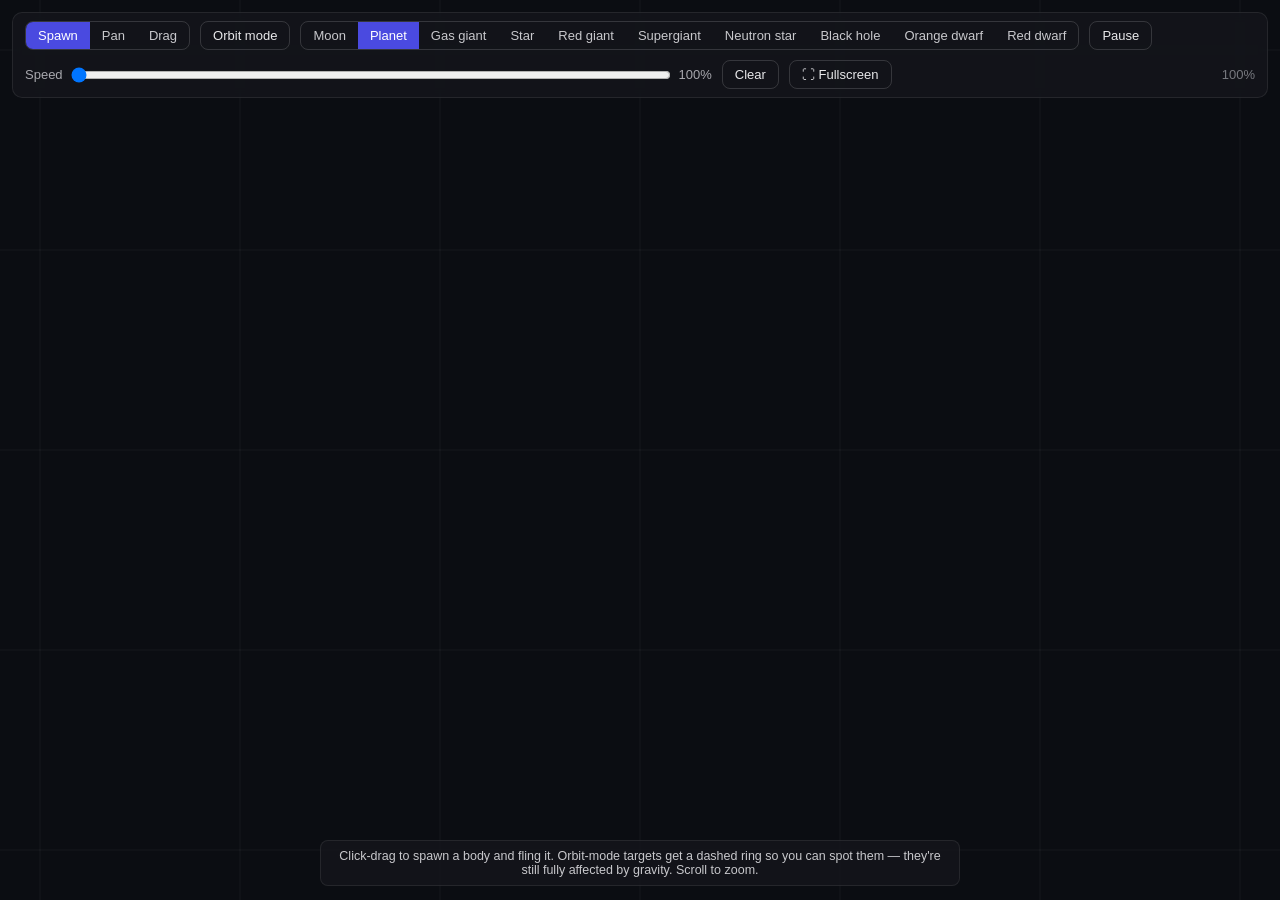
<file: gravity-sandbox/gravity_sandbox.html>
<!DOCTYPE html>
<html lang="en">
<head>
<meta charset="UTF-8">
<title>Gravity sandbox</title>
<style>
  html, body { margin:0; padding:0; overflow:hidden; background:#0b0d12; font-family: -apple-system, BlinkMacSystemFont, 'Segoe UI', sans-serif; }
  #cv { display:block; width:100vw; height:100vh; touch-action:none; }

  #toolbar {
    position:fixed; top:12px; left:12px; right:12px;
    display:flex; gap:10px; align-items:center; flex-wrap:wrap;
    background:rgba(20,22,28,0.85); backdrop-filter: blur(6px);
    border:1px solid rgba(255,255,255,0.08); border-radius:10px;
    padding:8px 12px; z-index:10; color:#e8e8ea; font-size:13px;
  }
  .seg { display:flex; border:1px solid rgba(255,255,255,0.15); border-radius:8px; overflow:hidden; }
  .seg button {
    background:transparent; border:none; color:#c8c8cc; padding:6px 12px; font-size:13px;
    cursor:pointer;
  }
  .seg button.active { background:#4a4ae0; color:#fff; }
  .toolbtn {
    background:transparent; border:1px solid rgba(255,255,255,0.15); border-radius:8px;
    color:#e8e8ea; padding:6px 12px; font-size:13px; cursor:pointer;
  }
  .toolbtn:hover { background:rgba(255,255,255,0.08); }
  .toolbtn.active { background:#2a8f6f; border-color:#2a8f6f; color:#fff; }
  label.field { display:flex; align-items:center; gap:6px; color:#a8a8ae; }
  input[type=range] { width:110px; }
  #massOut { color:#e8e8ea; min-width:22px; display:inline-block; }
  #zoomOut { margin-left:auto; color:#77797f; }

  #hint {
    position:fixed; bottom:14px; left:50%; transform:translateX(-50%);
    background:rgba(20,22,28,0.85); color:#c8c8cc; font-size:12.5px;
    padding:8px 14px; border-radius:8px; border:1px solid rgba(255,255,255,0.08);
    z-index:10; pointer-events:none; text-align:center; max-width:90vw;
  }
</style>
</head>
<body>

<div id="toolbar">
  <div class="seg">
    <button id="modeSpawn" class="active">Spawn</button>
    <button id="modePan">Pan</button>
    <button id="modeDrag">Drag</button>
  </div>
  <button id="orbitToggle" class="toolbtn">Orbit mode</button>
  <div class="seg">
    <button id="presetMoon" data-mass="5">Moon</button>
    <button id="presetPlanet" data-mass="15" class="active">Planet</button>
    <button id="presetGasGiant" data-mass="120">Gas giant</button>
    <button id="presetStar" data-mass="1500">Star</button>
    <button id="presetRedGiant" data-mass="2500">Red giant</button>
    <button id="presetSupergiant" data-mass="5000">Supergiant</button>
    <button id="presetNeutronStar" data-mass="1300">Neutron star</button>
    <button id="presetBlackHole" data-mass="20000">Black hole</button>
    <button id="presetOrangeDwarf" data-mass="900">Orange dwarf</button>
    <button id="presetRedDwarf" data-mass="300">Red dwarf</button>
  </div>
  <button id="playBtn" class="toolbtn">Pause</button>
  <label class="field">Speed
    <input type="range" id="speedRange" min="0" max="1" step="0.001" value="0" style="width:min(600px, 55vw);">
    <span id="speedOut">100%</span>
  </label>
  <button id="clearBtn" class="toolbtn">Clear</button>
  <button id="fsBtn" class="toolbtn" title="Toggle fullscreen (F)">⛶ Fullscreen</button>
  <span id="zoomOut">100%</span>
</div>

<canvas id="cv"></canvas>
<div id="panel" style="display:none; position:fixed; top:72px; right:12px; bottom:12px; width:320px; background:rgba(20,22,28,0.92); backdrop-filter:blur(6px); color:#e8e8ea; font-size:14px; padding:16px; border-radius:12px; border:1px solid rgba(255,255,255,0.1); z-index:10; box-sizing:border-box; display:none; flex-direction:column; gap:14px;">
  <div style="display:flex; justify-content:space-between; align-items:center;">
    <span id="panelTitle" style="font-size:18px; font-weight:600;"></span>
    <button id="panelClose" class="toolbtn" style="padding:4px 10px;">✕</button>
  </div>
  <canvas id="portrait" width="288" height="288" style="width:100%; aspect-ratio:1; border-radius:10px; background:#05060a; border:1px solid rgba(255,255,255,0.06);"></canvas>
  <div id="info" style="line-height:1.7;"></div>
</div>
<div id="hint">Click-drag to spawn a body and fling it. Orbit-mode targets get a dashed ring so you can spot them — they're still fully affected by gravity. Scroll to zoom.</div>

<script>
(function(){
  var canvas = document.getElementById('cv');
  var ctx = canvas.getContext('2d');
  var W, H;

  function resize(){
    W = window.innerWidth; H = window.innerHeight;
    canvas.width = W * devicePixelRatio;
    canvas.height = H * devicePixelRatio;
    canvas.style.width = W + 'px';
    canvas.style.height = H + 'px';
    ctx.setTransform(devicePixelRatio,0,0,devicePixelRatio,0,0);
  }
  window.addEventListener('resize', resize);
  resize();

  var G = 4000;
  var camera = { x: 0, y: 0, zoom: 1 };
  var bodies = [];
  var playing = true;
  var mode = 'spawn';
  var orbitMode = false;

  var presets = {
    moon:   { mass: 5,   color: '#B4B2A9' },
    planet: { mass: 15,  color: '#378ADD' },
    gasGiant: { mass: 120, color: '#C9A27A', sizeMultiplier: 7.4 }, // preview size only — real size is rolled per spawn
    star:   { mass: 1500, color: '#EF9F27', sizeMultiplier: 20, star: true },
    redGiant: { mass: 2500, color: '#D2491F', sizeMultiplier: 171.8, star: true, unstable: true },
    supergiant: { mass: 5000, color: '#B8341A', sizeMultiplier: 696.08, star: true, unstable: true },
    neutronStar: { mass: 1300, color: '#D9ECFF', sizeMultiplier: 0.28839, star: true, noSpots: true, bright: true },
    blackHole: { mass: 20000, color: '#0A0A12', sizeMultiplier: 3.8298, star: true, noSpots: true, notStar: true },
    orangeDwarf: { mass: 900, color: '#E0672A', sizeMultiplier: 15.48, star: true },
    redDwarf: { mass: 300, color: '#C41E1E', sizeMultiplier: 15.75, star: true }
  };
  var currentPreset = 'planet';

  var zoomOut = document.getElementById('zoomOut');

  var particles = [];
  var shake = 0;
  var shakeOffX = 0, shakeOffY = 0; // the actual shake offset used this frame, so clicks can correct for it

  function hexToRgb(hex){
    var v = parseInt(hex.slice(1),16);
    return [(v>>16)&255, (v>>8)&255, v&255];
  }

  function spawnExplosion(x, y, totalMass, colors, maxCount){
    var count = Math.min(maxCount || 90, 18 + totalMass * 1.6);
    var rgbs = colors.map(hexToRgb);
    for (var i=0;i<count;i++){
      var angle = Math.random() * Math.PI * 2;
      var speed = (40 + Math.random()*260) * (0.6 + totalMass/40);
      var rgb = rgbs[Math.floor(Math.random()*rgbs.length)];
      particles.push({
        x: x, y: y,
        vx: Math.cos(angle)*speed, vy: Math.sin(angle)*speed,
        life: 0.5 + Math.random()*0.7,
        maxLife: 0.5 + Math.random()*0.7,
        size: 1.5 + Math.random()*3.5,
        rgb: rgb
      });
    }
    particles.push({
      x: x, y: y, vx:0, vy:0,
      life: 0.4, maxLife: 0.4, size: 0,
      rgb: [255,235,180], ring:true, maxRadius: 30 + totalMass*2.2
    });
    shake = Math.min(24, shake + 6 + totalMass*0.3);
  }

  function massToRadius(m){ return 6 + Math.cbrt(m) * 4; }

  // ---- supernova / nebula / gas ----
  var supernovae = [];   // short real-time flash effects
  var nebulae = [];      // long-lived clouds, aged in sim time
  var gas = [];          // self-gravitating gas particles, aged in sim time
  var screenFlash = 0;
  var NEBULA_LIFE = 1200; // 20 sim-minutes
  var SUPERNOVA_SPEED = 160; // relative speed needed for a star death to go supernova
  var nebulaHues = [285, 320, 200, 25, 190, 340, 260];

  function circularMeanHue(hues){
    var sx = 0, sy = 0;
    hues.forEach(function(h){ var r = h*Math.PI/180; sx += Math.cos(r); sy += Math.sin(r); });
    return (Math.atan2(sy, sx) * 180/Math.PI + 360) % 360;
  }

  function capArray(arr, max){
    if (arr.length > max) arr.splice(0, arr.length - max);
  }

  function spawnSupernova(x, y, vx, vy, r, remnant){
    supernovae.push({ x:x, y:y, vx:vx, vy:vy, r:r, age:0, maxAge:3.2, spin: Math.random()*Math.PI*2 });

    var blobs = [];
    for (var i=0;i<16;i++){
      blobs.push({
        a: Math.random()*Math.PI*2,
        d: Math.pow(Math.random(), 0.7)*0.8,
        r: 0.22 + Math.random()*0.42,
        hue: nebulaHues[Math.floor(Math.random()*nebulaHues.length)],
        alpha: 0.28 + Math.random()*0.42,
        spin: (Math.random()-0.5)*2,
        stretch: 0.6 + Math.random()*0.8,
        tilt: Math.random()*Math.PI
      });
    }
    nebulae.push({ x:x, y:y, vx:vx, vy:vy, baseR:r, age:0, maxAge:NEBULA_LIFE, rot:0, blobs:blobs, dwarfsSpawned:0,
      glowHue: circularMeanHue(blobs.map(function(bl){ return bl.hue; })) });
    var nebulaRef = nebulae[nebulae.length - 1];

    var gasR = Math.max(10, Math.min(120, r*0.012));
    var gasMass = remnant === 'neutronStar' ? 100 : (remnant === 'blackHole' ? 250 : 10);
    for (var g=0; g<250; g++){
      var ang = Math.random()*Math.PI*2;
      var d = Math.sqrt(Math.random()) * r * 12;
      var speed = 20 + Math.random()*70;
      var tang = (Math.random()-0.5)*40;
      gas.push({
        x: x + Math.cos(ang)*d, y: y + Math.sin(ang)*d,
        vx: Math.cos(ang)*speed - Math.sin(ang)*tang,
        vy: Math.sin(ang)*speed + Math.cos(ang)*tang,
        mass: gasMass, r: gasR,
        hue: nebulaHues[Math.floor(Math.random()*nebulaHues.length)],
        age: 0, maxAge: NEBULA_LIFE, nebula: nebulaRef
      });
    }
    capArray(gas, 900);

    spawnExplosion(x, y, 90, ['#FFF3C4', '#EF9F27', '#D85A30']);
    shake = 48;
    screenFlash = 1;

    if (remnant === 'neutronStar') spawnNeutronStar(x, y, vx, vy);
    else if (remnant === 'blackHole') spawnBlackHoleRemnant(x, y, vx, vy);
  }

  function spawnNeutronStar(x, y, vx, vy){
    var p = presets.neutronStar;
    bodies.push({
      x:x, y:y, vx:vx, vy:vy,
      mass: p.mass, r: massToRadius(p.mass) * p.sizeMultiplier,
      color: p.color, sizeMultiplier: p.sizeMultiplier,
      type: 'neutronStar', spots: [], noSpots: true, bright: true, fixed: false
    });
  }

  function spawnBlackHoleRemnant(x, y, vx, vy){
    var p = presets.blackHole;
    bodies.push({
      x:x, y:y, vx:vx, vy:vy,
      mass: p.mass, r: massToRadius(p.mass) * p.sizeMultiplier,
      color: p.color, sizeMultiplier: p.sizeMultiplier,
      type: 'blackHole', fixed: false
    });
  }

  function stepGasAndNebulae(dt){
    var n = gas.length;
    if (n){
      var GAS_G = G * 5;
      var BODY_PULL_G = G * 40; // bodies pull gas around far more strongly than gas pulls itself
      var ax = new Array(n).fill(0), ay = new Array(n).fill(0);

      // gas-on-gas gravity only matters between nearby particles (it's much weaker than
      // body pull, and falls off with distance squared), so bucket into a grid and only
      // check same/neighboring cells — this keeps a large post-supernova gas count from
      // turning into an O(n^2) cost that starves the substep budget every frame
      var cellSize = 3000;
      var CELL_KEY_MULT = 10000000; // wide enough margin that cy can never collide across different cx
      var grid = {};
      for (var gi=0; gi<n; gi++){
        var key = Math.floor(gas[gi].x/cellSize) * CELL_KEY_MULT + Math.floor(gas[gi].y/cellSize);
        (grid[key] || (grid[key] = [])).push(gi);
      }

      for (var i=0;i<n;i++){
        var cx = Math.floor(gas[i].x/cellSize), cy = Math.floor(gas[i].y/cellSize);
        for (var ncx=cx-1; ncx<=cx+1; ncx++){
          for (var ncy=cy-1; ncy<=cy+1; ncy++){
            var neighbors = grid[ncx * CELL_KEY_MULT + ncy];
            if (!neighbors) continue;
            for (var ni=0; ni<neighbors.length; ni++){
              var j = neighbors[ni];
              if (j <= i) continue; // each pair handled once, and skips self
              var dx = gas[j].x - gas[i].x, dy = gas[j].y - gas[i].y;
              var soft = (gas[i].r + gas[j].r) * 0.8;
              var d2 = dx*dx + dy*dy + soft*soft;
              var d = Math.sqrt(d2);
              var f = GAS_G / d2;
              var fx = f*dx/d, fy = f*dy/d;
              ax[i] += fx*gas[j].mass; ay[i] += fy*gas[j].mass;
              ax[j] -= fx*gas[i].mass; ay[j] -= fy*gas[i].mass;
            }
          }
        }
        for (var s0=0; s0<bodies.length; s0++){
          var bd = bodies[s0];
          if (bd === gas[i].sourceStar) continue; // once stripped, it no longer answers to its old star's pull
          var bx = bd.x - gas[i].x, by = bd.y - gas[i].y;
          var bd2 = bx*bx + by*by + bd.r*bd.r;
          var bf = BODY_PULL_G * bd.mass / bd2;
          var bdist = Math.sqrt(bd2);
          ax[i] += bf*bx/bdist; ay[i] += bf*by/bdist;
        }
      }
      for (var k=n-1;k>=0;k--){
        var p = gas[k];
        p.vx += ax[k]*dt; p.vy += ay[k]*dt;
        p.x += p.vx*dt; p.y += p.vy*dt;
        p.age += dt;
        if (p.age >= p.maxAge){ gas.splice(k,1); continue; }

        for (var s=0;s<bodies.length;s++){
          var st = bodies[s];
          if (!st.spots && st.type !== 'blackHole') continue;
          if (st === p.sourceStar) continue;
          var ddx = p.x - st.x, ddy = p.y - st.y;
          if (ddx*ddx + ddy*ddy < st.r*st.r){
            st.mass += 25;
            growStellarBody(st);
            gas.splice(k,1);
            break;
          }
        }
      }
    }
    for (var m=nebulae.length-1;m>=0;m--){
      var nb = nebulae[m];
      nb.age += dt;
      nb.rot += dt*0.0006;
      if (nb.age >= nb.maxAge) nebulae.splice(m,1);
    }
    condenseTimer += dt;
    if (condenseTimer >= 2){
      condenseTimer = 0;
      condenseGas();
    }
  }

  function updateSupernovae(dt){
    for (var i=supernovae.length-1;i>=0;i--){
      var sn = supernovae[i];
      sn.age += dt;
      if (sn.age >= sn.maxAge) supernovae.splice(i,1);
    }
    screenFlash = Math.max(0, screenFlash - dt*1.4);
  }

  // ---- tidal streams ----
  var fragments = [];

  // velocity offset for a piece displaced by `along` (positive = toward the primary)
  // from the body's centre: inner material orbits faster (v ~ r^-1/2), outer slower
  function shearVelocity(b, primary, along){
    if (!primary) return { vx: 0, vy: 0 };
    var dx = primary.x - b.x, dy = primary.y - b.y;
    var d = Math.sqrt(dx*dx+dy*dy) || 1;
    var ux = dx/d, uy = dy/d;          // toward primary
    var tx = -uy, ty = ux;             // tangential
    var rvx = b.vx - primary.vx, rvy = b.vy - primary.vy;
    var vt = rvx*tx + rvy*ty;
    var dv = vt * along / (2*d);       // dv/dr = -v/(2r), and r decreases as along increases
    return { vx: tx*dv, vy: ty*dv };
  }

  function spawnTidalStream(b, primary){
    var count = b.mass >= 10 ? 28 : 14;
    var d = tidalShape(b, 1) || { ang:0, near:0, far:0, squeeze:1, shear:0 };
    var ca = Math.cos(d.ang), sa = Math.sin(d.ang);
    var rgb = hexToRgb(b.color);
    var lenNear = b.r * (1 + d.near), lenFar = b.r * (1 + d.far);
    for (var i=0;i<count;i++){
      var u = (i + Math.random()) / count;                 // 0..1 from far tip to near tip
      var along = -lenFar + u * (lenFar + lenNear);
      var off = (Math.random()-0.5) * b.r * d.squeeze * 0.8;
      var lx = along, ly = off + d.shear * along;
      var wx = b.x + lx*ca - ly*sa, wy = b.y + lx*sa + ly*ca;
      var sv = shearVelocity(b, primary, along);
      fragments.push({
        x: wx, y: wy,
        vx: b.vx + sv.vx + (Math.random()-0.5)*2,
        vy: b.vy + sv.vy + (Math.random()-0.5)*2,
        r: 1.5 + Math.random()*2.5,
        age: 0,
        host: null, hostTime: 0
      });
    }
    capArray(fragments, 250);
    shake = Math.min(24, shake + 5);
  }

  var FRAG_COOL_TIME = 180;   // sim seconds from red-hot to grey
  var RING_TIME = 300;        // sim seconds in a bound orbit before becoming ring material

  function stepFragments(dt){
    for (var i=fragments.length-1;i>=0;i--){
      var f = fragments[i];
      var ax = 0, ay = 0, dead = false;
      var dom = null, domPull = -1, domD = 0;
      for (var j=0;j<bodies.length;j++){
        var q = bodies[j];
        var dx = q.x - f.x, dy = q.y - f.y;
        var d2 = dx*dx + dy*dy;
        if (d2 < q.r*q.r){
          q.mass += 1;
          if (q.spots) growStellarBody(q);
          else q.r = massToRadius(q.mass) * (q.sizeMultiplier || 1);
          dead = true; break;
        }
        var d = Math.sqrt(d2);
        var a = G * q.mass / d2;
        ax += a*dx/d; ay += a*dy/d;
        if (a > domPull){ domPull = a; dom = q; domD = d; }
      }
      if (dead){ fragments.splice(i,1); continue; }
      f.age += dt;
      f.vx += ax*dt; f.vy += ay*dt;
      f.x += f.vx*dt; f.y += f.vy*dt;

      // is it in a bound orbit around its dominant attractor?
      if (dom){
        var rvx = f.vx - dom.vx, rvy = f.vy - dom.vy;
        var bound = 0.5*(rvx*rvx + rvy*rvy) - G*dom.mass/domD < 0;
        if (bound && dom === f.host){
          f.hostTime += dt;
          // orbital decay: drag inward at 2.5% of the host's radius per second
          var hx = f.host.x - f.x, hy = f.host.y - f.y;
          var hd = Math.sqrt(hx*hx + hy*hy) || 1;
          var pull = Math.min(hd - f.host.r*0.5, 0.025 * f.host.r * dt);
          if (pull > 0){
            f.x += hx/hd * pull; f.y += hy/hd * pull;
            // keep the orbit roughly circular as it shrinks (v ~ 1/sqrt(r))
            var scale = Math.sqrt(hd / (hd - pull));
            var rvx2 = f.vx - f.host.vx, rvy2 = f.vy - f.host.vy;
            f.vx = f.host.vx + rvx2*scale; f.vy = f.host.vy + rvy2*scale;
          }
        } else {
          f.host = bound ? dom : null;
          f.hostTime = 0;
        }
        if (f.host && f.hostTime >= RING_TIME){
          addToRings(f.host, domD / f.host.r);
          fragments.splice(i,1);
          continue;
        }
      }
    }
  }

  function addToRings(host, radiusInHostRadii){
    radiusInHostRadii = Math.min(radiusInHostRadii, 12); // keep rings within a sane multiple of the host
    if (!host.rings){
      host.rings = { count: 0, rMin: radiusInHostRadii, rMax: radiusInHostRadii, sum: 0 };
    }
    var rg = host.rings;
    rg.count++;
    rg.sum += radiusInHostRadii;
    rg.rMin = Math.min(rg.rMin, radiusInHostRadii);
    rg.rMax = Math.max(rg.rMax, radiusInHostRadii);
  }

  function fragmentColor(f){
    var heat = Math.max(0, 1 - f.age / FRAG_COOL_TIME);
    var h = heat*heat;
    var r = Math.round(130 + (255-130)*h), g = Math.round(125 + (80-125)*h), b = Math.round(118 + (30-118)*h);
    return { rgb: [r,g,b], heat: heat };
  }

  function drawFragments(){
    if (!fragments.length) return;
    for (var i=0;i<fragments.length;i++){
      var f = fragments[i];
      var sp = worldToScreen(f.x, f.y);
      var pr = Math.max(1, f.r * camera.zoom);
      if (sp.x < -pr*4 || sp.x > W+pr*4 || sp.y < -pr*4 || sp.y > H+pr*4) continue;
      var c = fragmentColor(f);
      if (c.heat > 0.02){
        ctx.save();
        ctx.globalCompositeOperation = 'lighter';
        var gR = pr * (2 + 2.5*c.heat);
        var g = ctx.createRadialGradient(sp.x, sp.y, 0, sp.x, sp.y, gR);
        g.addColorStop(0, 'rgba(255,120,40,' + (0.6*c.heat) + ')');
        g.addColorStop(1, 'rgba(255,60,20,0)');
        ctx.fillStyle = g;
        ctx.beginPath(); ctx.arc(sp.x, sp.y, gR, 0, Math.PI*2); ctx.fill();
        ctx.restore();
      }
      ctx.fillStyle = 'rgb(' + c.rgb.join(',') + ')';
      ctx.beginPath(); ctx.arc(sp.x, sp.y, pr, 0, Math.PI*2); ctx.fill();
    }
  }

  function drawRings(b, s, trueR){
    var rg = b.rings;
    if (!rg || rg.count <= 0) return;
    if (trueR < 0.05) return; // body has shrunk below visibility — ring should too, not hang around at a fixed size
    var inner = Math.max(1.05, rg.rMin - 0.15) * trueR;
    var outer = Math.max(inner + Math.max(2, trueR*0.25), (rg.rMax + 0.15) * trueR);
    if (outer < 2) return;
    // more material -> brighter; bigger host -> the same material is spread thinner
    var sizeRef = massToRadius(15);
    var alpha = Math.min(0.85, rg.count * 0.045 * (sizeRef / b.r));
    if (alpha < 0.01) return;
    var g = ctx.createRadialGradient(s.x, s.y, inner, s.x, s.y, outer);
    var mid = (rg.sum / rg.count) * trueR;
    var midT = Math.max(0.05, Math.min(0.95, (mid - inner) / (outer - inner)));
    g.addColorStop(0, 'rgba(170,160,150,0)');
    g.addColorStop(Math.max(0.01, midT - 0.25), 'rgba(185,175,165,' + (alpha*0.55) + ')');
    g.addColorStop(midT, 'rgba(205,195,185,' + alpha + ')');
    g.addColorStop(Math.min(0.99, midT + 0.2), 'rgba(185,175,165,' + (alpha*0.5) + ')');
    g.addColorStop(1, 'rgba(170,160,150,0)');
    ctx.fillStyle = g;
    ctx.beginPath();
    ctx.arc(s.x, s.y, outer, 0, Math.PI*2);
    ctx.arc(s.x, s.y, inner, 0, Math.PI*2, true);
    ctx.fill();
    // a few faint gaps for texture
    ctx.strokeStyle = 'rgba(0,0,0,' + (alpha*0.35) + ')';
    ctx.lineWidth = Math.max(0.6, trueR*0.02);
    for (var k=1;k<=3;k++){
      var gr = inner + (outer-inner) * (0.22*k + 0.1);
      ctx.beginPath(); ctx.arc(s.x, s.y, gr, 0, Math.PI*2); ctx.stroke();
    }
  }

  // ---- rock debris ----
  var rocks = [];

  function spawnRocks(b, primary){
    var count = b.mass >= 10 ? 10 : 5;
    for (var i=0;i<count;i++){
      var ang = Math.random()*Math.PI*2;
      var d = Math.random()*b.r;
      var speed = 15;
      var verts = [];
      var nv = 5 + Math.floor(Math.random()*3);
      for (var v=0; v<nv; v++) verts.push(0.6 + Math.random()*0.5);
      var sv = primary ? shearVelocity(b, primary, Math.cos(ang)*d) : { vx:0, vy:0 };
      rocks.push({
        x: b.x + Math.cos(ang)*d, y: b.y + Math.sin(ang)*d,
        vx: b.vx + Math.cos(ang)*speed + sv.vx, vy: b.vy + Math.sin(ang)*speed + sv.vy,
        mass: 1, r: 3 + Math.random()*2.5,
        rot: Math.random()*Math.PI*2, spin: (Math.random()-0.5)*3,
        verts: verts
      });
    }
    capArray(rocks, 300);
  }

  function stepRocks(dt){
    var n = rocks.length;
    if (!n) return;
    var ROCK_G = G * 5;
    var ax = new Array(n).fill(0), ay = new Array(n).fill(0);
    for (var i=0;i<n;i++){
      for (var j=i+1;j<n;j++){
        var dx = rocks[j].x - rocks[i].x, dy = rocks[j].y - rocks[i].y;
        var soft = (rocks[i].r + rocks[j].r) * 2;
        var d2 = dx*dx + dy*dy + soft*soft;
        var d = Math.sqrt(d2);
        var f = ROCK_G / d2;
        var fx = f*dx/d, fy = f*dy/d;
        ax[i] += fx*rocks[j].mass; ay[i] += fy*rocks[j].mass;
        ax[j] -= fx*rocks[i].mass; ay[j] -= fy*rocks[i].mass;
      }
    }
    for (var k=n-1;k>=0;k--){
      var p = rocks[k];
      p.vx += ax[k]*dt; p.vy += ay[k]*dt;
      p.x += p.vx*dt; p.y += p.vy*dt;
      p.rot += p.spin*dt;
      for (var s=0;s<bodies.length;s++){
        var st = bodies[s];
        if (!st.spots && st.type !== 'blackHole') continue;
        var ddx = p.x - st.x, ddy = p.y - st.y;
        if (ddx*ddx + ddy*ddy < st.r*st.r){
          rocks.splice(k,1);
          break;
        }
      }
    }
  }

  function drawRocks(){
    for (var i=0;i<rocks.length;i++){
      var p = rocks[i];
      var sp = worldToScreen(p.x, p.y);
      var pr = p.r * camera.zoom;
      if (sp.x < -pr || sp.x > W+pr || sp.y < -pr || sp.y > H+pr) continue;
      if (pr < 1.2){
        ctx.fillStyle = 'rgba(150,140,125,0.8)';
        ctx.fillRect(sp.x, sp.y, 1.5, 1.5);
        continue;
      }
      ctx.beginPath();
      for (var v=0; v<p.verts.length; v++){
        var a = p.rot + (v / p.verts.length) * Math.PI*2;
        var rr2 = pr * p.verts[v];
        var vx = sp.x + Math.cos(a)*rr2, vy = sp.y + Math.sin(a)*rr2;
        if (v === 0) ctx.moveTo(vx, vy); else ctx.lineTo(vx, vy);
      }
      ctx.closePath();
      ctx.fillStyle = '#6E665C';
      ctx.fill();
      ctx.strokeStyle = 'rgba(190,180,165,0.5)';
      ctx.lineWidth = 1;
      ctx.stroke();
    }
  }

  // ---- stellar growth: red dwarf -> orange dwarf -> star ----
  function hexOf(rgb){
    return '#' + rgb.map(function(v){ return Math.round(Math.max(0,Math.min(255,v))).toString(16).padStart(2,'0'); }).join('');
  }
  function lerpColorHex(c1, c2, t){
    var a = hexToRgb(c1), b = hexToRgb(c2);
    return hexOf([a[0]+(b[0]-a[0])*t, a[1]+(b[1]-a[1])*t, a[2]+(b[2]-a[2])*t]);
  }
  var STELLAR_STOPS = [
    { m: 300,  type:'redDwarf',    color: presets.redDwarf.color,    sm: presets.redDwarf.sizeMultiplier },
    { m: 900,  type:'orangeDwarf', color: presets.orangeDwarf.color, sm: presets.orangeDwarf.sizeMultiplier },
    { m: 1500, type:'star',        color: presets.star.color,        sm: presets.star.sizeMultiplier }
  ];

  function growStellarBody(b){
    if (!b.dwarfLineage){ b.r = massToRadius(b.mass) * (b.sizeMultiplier || 1); return; }
    var s0 = STELLAR_STOPS[0], s1 = STELLAR_STOPS[1], s2 = STELLAR_STOPS[2];
    var lo, hi;
    if (b.mass <= s0.m){ lo = s0; hi = s0; }
    else if (b.mass < s1.m){ lo = s0; hi = s1; }
    else if (b.mass < s2.m){ lo = s1; hi = s2; }
    else { lo = s2; hi = s2; }
    var t = (hi.m === lo.m) ? 0 : (b.mass - lo.m) / (hi.m - lo.m);
    b.color = lerpColorHex(lo.color, hi.color, t);
    b.sizeMultiplier = lo.sm + (hi.sm - lo.sm) * t;
    b.r = massToRadius(b.mass) * b.sizeMultiplier;
    b.type = (b.mass >= s1.m) ? (b.mass >= s2.m ? 'star' : 'orangeDwarf') : 'redDwarf';
    if (b.mass >= s2.m){
      b.color = s2.color; b.sizeMultiplier = s2.sm; b.r = massToRadius(b.mass) * s2.sm;
      b.dwarfLineage = false;
    }
  }


  var STAR_REF_R = massToRadius(presets.star.mass) * presets.star.sizeMultiplier;
  var CONDENSE_R = Math.sqrt(0.1) * 12 * STAR_REF_R;   // radius of a circle with 10% of a new nebula's area
  var CONDENSE_MIN = 11;                                // "more than 10"
  var CONDENSE_MIN_AGE = 30;                            // sim seconds before gas can collapse
  var condenseTimer = 0;

  function spawnRedDwarf(x, y, vx, vy){
    var p = presets.redDwarf;
    var body = {
      x:x, y:y, vx:vx, vy:vy,
      mass: p.mass, r: massToRadius(p.mass) * p.sizeMultiplier,
      color: p.color, sizeMultiplier: p.sizeMultiplier,
      type: 'redDwarf',
      dwarfLineage: true,
      fixed: false, spots: []
    };
    for (var si=0; si<5; si++) body.spots.push(makeSpot(Math.random()));
    bodies.push(body);
    spawnExplosion(x, y, 40, ['#FFD9C2', p.color]);
  }

  // true if a freshly-formed red dwarf at (px,py) would immediately be caught by
  // something's disruption reach and destroyed on the very next substep
  function positionUnsafeForNewStar(px, py){
    var p = presets.redDwarf;
    var testR = massToRadius(p.mass) * p.sizeMultiplier;
    for (var i=0;i<bodies.length;i++){
      var q = bodies[i];
      var isRipper = q.type === 'blackHole' || ((q.type === 'redGiant' || q.type === 'neutronStar') && RED_GIANT_RIP_MASS.redDwarf);
      if (!isRipper) continue;
      var reachDist = (q.type === 'blackHole' || q.type === 'neutronStar')
        ? Math.max(rocheLimit(q, {mass: p.mass}), (q.r + testR) * 1.15)
        : rocheLimit(q, {mass: p.mass});
      if (Math.hypot(px - q.x, py - q.y) < reachDist) return true;
    }
    return false;
  }

  function condenseGas(){
    var r2 = CONDENSE_R * CONDENSE_R;
    for (var guard=0; guard<12; guard++){
      var n = gas.length;
      if (n < CONDENSE_MIN) return;
      var bestIdx = -1, bestCount = 0;
      for (var i=0;i<n;i++){
        if (gas[i].age < CONDENSE_MIN_AGE) continue;
        var c = 0;
        for (var j=0;j<n;j++){
          var dx = gas[j].x - gas[i].x, dy = gas[j].y - gas[i].y;
          if (dx*dx + dy*dy <= r2) c++;
        }
        if (c > bestCount){ bestCount = c; bestIdx = i; }
      }
      if (bestCount < CONDENSE_MIN) return;

      var owner = gas[bestIdx].nebula;
      if (owner && nebulae.indexOf(owner) !== -1 && owner.dwarfsSpawned >= 5) return; // this nebula is done forming dwarfs

      var cx = gas[bestIdx].x, cy = gas[bestIdx].y;
      if (positionUnsafeForNewStar(cx, cy)) return; // too close to something that would instantly destroy it — let it keep flowing as gas instead

      var sx = 0, sy = 0, svx = 0, svy = 0, sm = 0;
      var remaining = [];
      for (var k=0;k<n;k++){
        var g = gas[k];
        var ddx = g.x - cx, ddy = g.y - cy;
        if (ddx*ddx + ddy*ddy <= r2){
          sx += g.x*g.mass; sy += g.y*g.mass; svx += g.vx*g.mass; svy += g.vy*g.mass; sm += g.mass;
        } else remaining.push(g);
      }
      gas = remaining;
      var px = sx/sm, py = sy/sm, ovx = 0, ovy = 0;
      var nearest = (owner && nebulae.indexOf(owner) !== -1) ? owner : null;
      var nd = Infinity;
      if (nearest){
        nd = Math.hypot(px - nearest.x, py - nearest.y);
      } else {
        for (var q=0;q<nebulae.length;q++){
          var dd = Math.hypot(px - nebulae[q].x, py - nebulae[q].y);
          if (dd < nd){ nd = dd; nearest = nebulae[q]; }
        }
      }
      if (nearest && nd > 1e-6){
        ovx = (px - nearest.x) / nd * 15;
        ovy = (py - nearest.y) / nd * 15;
      }
      if (nearest) nearest.dwarfsSpawned++;
      spawnRedDwarf(px, py, ovx, ovy);
    }
  }

  function screenToWorld(sx, sy){
    return { x: camera.x + (sx - shakeOffX - W/2)/camera.zoom, y: camera.y + (sy - shakeOffY - H/2)/camera.zoom };
  }
  function worldToScreen(wx, wy){
    return { x: (wx - camera.x)*camera.zoom + W/2, y: (wy - camera.y)*camera.zoom + H/2 };
  }

  // ---- drag / spawn state ----
  var dragging = false;
  var panDragging = false;
  var startWorld = null;
  var curWorld = null;
  var lastScreen = null;
  var anchorBody = null;
  var downScreen = null;

  function heaviestOther(pt){
    // body whose gravity dominates at this point (mass / distance²)
    var best = null, bestPull = -1;
    for (var i=0;i<bodies.length;i++){
      var b = bodies[i];
      var dx = pt.x - b.x, dy = pt.y - b.y;
      var d2 = Math.max(dx*dx + dy*dy, b.r*b.r);
      var pull = b.mass / d2;
      if (pull > bestPull){ bestPull = pull; best = b; }
    }
    return best;
  }

  function bodyAt(worldPt){
    var MIN_HIT_PX = 12; // minimum tap/click target size on screen, regardless of true body size
    var best = null, bestDist = Infinity;
    for (var i=0;i<bodies.length;i++){
      var b = bodies[i];
      var dx = worldPt.x - b.x, dy = worldPt.y - b.y;
      var dist = Math.sqrt(dx*dx+dy*dy);
      var hitR = Math.max(b.r, MIN_HIT_PX / camera.zoom);
      if (dist <= hitR && dist < bestDist){ best = b; bestDist = dist; }
    }
    return best;
  }

  function pointerDown(sx, sy){
    if (mode === 'pan'){
      panDragging = true;
      lastScreen = {x:sx, y:sy};
      downScreen = {x:sx, y:sy};
      curScreen = {x:sx, y:sy};
      return;
    }
    if (mode === 'drag'){
      var w = screenToWorld(sx, sy);
      var hit = bodyAt(w);
      if (hit){
        grabbed = hit;
        grabStart = { x: w.x, y: w.y };
        grabCur = grabStart;
      }
      return;
    }
    dragging = true;
    downScreen = {x:sx, y:sy};
    startWorld = screenToWorld(sx, sy);
    curWorld = startWorld;
    anchorBody = orbitMode ? heaviestOther(startWorld) : null;
  }

  var curScreen = null;
  var grabbed = null;
  var grabStart = null;
  var grabCur = null;

  function pointerMove(sx, sy){
    curScreen = {x:sx, y:sy};
    if (grabbed){
      grabCur = screenToWorld(sx, sy);
      return;
    }
    if (panDragging){
      var dx = sx - lastScreen.x, dy = sy - lastScreen.y;
      camera.x -= dx / camera.zoom;
      camera.y -= dy / camera.zoom;
      lastScreen = {x:sx, y:sy};
      return;
    }
    if (dragging){
      curWorld = screenToWorld(sx, sy);
    }
  }

  // ---- procedural planet textures ----
  var TEX_SIZE = 256, TEX_VARIANTS = 3;
  var planetTextureCache = {};

  function toAlphaHex(n){
    return Math.max(0, Math.min(255, Math.round(n))).toString(16).padStart(2, '0');
  }

  function newTexCanvas(){
    var c = document.createElement('canvas');
    c.width = TEX_SIZE; c.height = TEX_SIZE;
    return c;
  }

  function texRocky(variant){
    var c = newTexCanvas(), tctx = c.getContext('2d');
    var mid = TEX_SIZE/2;
    var palettes = [
      ['#8C7A64','#6E5D4A','#A6957E'],
      ['#7C7268','#5B534B','#948A7E'],
      ['#93705A','#6B4E3D','#B08D74']
    ];
    var pal = palettes[variant % palettes.length];
    tctx.fillStyle = pal[0];
    tctx.beginPath(); tctx.arc(mid, mid, mid, 0, Math.PI*2); tctx.fill();
    for (var i=0;i<55;i++){
      var a = Math.random()*Math.PI*2, d = Math.random()*mid*0.96;
      var x = mid+Math.cos(a)*d, y = mid+Math.sin(a)*d, r = (6+Math.random()*22) * (TEX_SIZE/200);
      tctx.beginPath(); tctx.arc(x, y, r, 0, Math.PI*2);
      tctx.fillStyle = (Math.random()<0.5?pal[1]:pal[2]) + toAlphaHex(50+Math.random()*70);
      tctx.fill();
    }
    for (var i=0;i<16;i++){
      var a = Math.random()*Math.PI*2, d = Math.random()*mid*0.9;
      var x = mid+Math.cos(a)*d, y = mid+Math.sin(a)*d, r = (4+Math.random()*11) * (TEX_SIZE/200);
      tctx.beginPath(); tctx.arc(x, y, r, 0, Math.PI*2);
      tctx.fillStyle = 'rgba(0,0,0,0.28)'; tctx.fill();
      tctx.beginPath(); tctx.arc(x-r*0.25, y-r*0.25, r*0.65, 0, Math.PI*2);
      tctx.fillStyle = pal[0]; tctx.fill();
      tctx.beginPath(); tctx.arc(x+r*0.3, y+r*0.3, r*0.32, 0, Math.PI*2);
      tctx.fillStyle = 'rgba(255,255,255,0.14)'; tctx.fill();
    }
    return c;
  }

  function texVenus(variant){
    var c = newTexCanvas(), tctx = c.getContext('2d');
    var mid = TEX_SIZE/2, sc = TEX_SIZE/200;
    var palettes = [
      { base:'#E8C468', band:'#C79A3E', hi:'#F5DE9A' },
      { base:'#D9A544', band:'#A97A2E', hi:'#F0C978' },
      { base:'#E3C878', band:'#93903E', hi:'#F5E7A8' }
    ];
    var p = palettes[variant % palettes.length];
    tctx.fillStyle = p.base;
    tctx.beginPath(); tctx.arc(mid, mid, mid, 0, Math.PI*2); tctx.fill();
    for (var i=0;i<10;i++){
      var y0 = (15+i*20 + (Math.random()-0.5)*8) * sc;
      tctx.beginPath(); tctx.moveTo(0, y0);
      for (var x=0; x<=TEX_SIZE; x+=20*sc){
        var yy = y0 + Math.sin(x*0.04+i)*10*sc + (Math.random()-0.5)*5*sc;
        tctx.lineTo(x, yy);
      }
      tctx.lineTo(TEX_SIZE, y0+40*sc); tctx.lineTo(0, y0+40*sc); tctx.closePath();
      tctx.fillStyle = (i%2===0?p.band:p.hi) + toAlphaHex(60+Math.random()*80);
      tctx.fill();
    }
    return c;
  }

  function texHabitable(variant){
    var c = newTexCanvas(), tctx = c.getContext('2d');
    var mid = TEX_SIZE/2, sc = TEX_SIZE/200;
    var palettes = [
      { ocean:'#2E6F8F', land:'#3E8F52', land2:'#6FA544' },
      { ocean:'#2C6693', land:'#4A8F3E', land2:'#8FA544' },
      { ocean:'#3376A0', land:'#357A4A', land2:'#5C9440' }
    ];
    var p = palettes[variant % palettes.length];
    tctx.fillStyle = p.ocean;
    tctx.beginPath(); tctx.arc(mid, mid, mid, 0, Math.PI*2); tctx.fill();
    var numCont = 3 + Math.floor(Math.random()*3);
    for (var i=0;i<numCont;i++){
      var cx = (40+Math.random()*120)*sc, cy = (40+Math.random()*120)*sc;
      var pts = 6 + Math.floor(Math.random()*4);
      tctx.beginPath();
      for (var k=0;k<pts;k++){
        var ang = k/pts*Math.PI*2, rad = (15+Math.random()*30)*sc;
        var x = cx+Math.cos(ang)*rad, y = cy+Math.sin(ang)*rad;
        if (k===0) tctx.moveTo(x,y); else tctx.lineTo(x,y);
      }
      tctx.closePath();
      tctx.fillStyle = Math.random()<0.5 ? p.land : p.land2;
      tctx.fill();
    }
    tctx.fillStyle = 'rgba(255,255,255,0.85)';
    tctx.beginPath(); tctx.ellipse(mid, 15*sc, 55*sc, 18*sc, 0, 0, Math.PI*2); tctx.fill();
    tctx.beginPath(); tctx.ellipse(mid, 185*sc, 55*sc, 18*sc, 0, 0, Math.PI*2); tctx.fill();
    for (var i=0;i<12;i++){
      var x = Math.random()*TEX_SIZE, y = Math.random()*TEX_SIZE, r = (10+Math.random()*20)*sc;
      tctx.beginPath(); tctx.arc(x, y, r, 0, Math.PI*2);
      tctx.fillStyle = 'rgba(255,255,255,0.18)'; tctx.fill();
    }
    return c;
  }

  function texMars(variant){
    var c = newTexCanvas(), tctx = c.getContext('2d');
    var mid = TEX_SIZE/2, sc = TEX_SIZE/200;
    var palettes = [
      { base:'#B5502E', dark:'#7A3319', light:'#D98450' },
      { base:'#A6472A', dark:'#6E2E16', light:'#CB7A46' },
      { base:'#C15A34', dark:'#87401F', light:'#E09763' }
    ];
    var p = palettes[variant % palettes.length];
    tctx.fillStyle = p.base;
    tctx.beginPath(); tctx.arc(mid, mid, mid, 0, Math.PI*2); tctx.fill();
    for (var i=0;i<22;i++){
      var x = Math.random()*TEX_SIZE, y = Math.random()*TEX_SIZE, r = (8+Math.random()*22)*sc;
      tctx.beginPath(); tctx.arc(x, y, r, 0, Math.PI*2);
      tctx.fillStyle = p.light + toAlphaHex(30+Math.random()*50); tctx.fill();
    }
    tctx.strokeStyle = p.dark; tctx.lineWidth = (2+Math.random()*2)*sc;
    for (var i=0;i<7;i++){
      var x = Math.random()*TEX_SIZE, y = Math.random()*TEX_SIZE, ang = Math.random()*Math.PI*2;
      tctx.beginPath(); tctx.moveTo(x, y);
      for (var s=0;s<5;s++){
        x += Math.cos(ang)*20*sc; y += Math.sin(ang)*20*sc; ang += (Math.random()-0.5)*0.8;
        tctx.lineTo(x, y);
      }
      tctx.globalAlpha = 0.5; tctx.stroke(); tctx.globalAlpha = 1;
    }
    tctx.fillStyle = 'rgba(255,255,255,0.7)';
    tctx.beginPath(); tctx.ellipse(mid, 12*sc, 35*sc, 10*sc, 0, 0, Math.PI*2); tctx.fill();
    return c;
  }

  function texIcy(variant){
    var c = newTexCanvas(), tctx = c.getContext('2d');
    var mid = TEX_SIZE/2, sc = TEX_SIZE/200;
    var palettes = [
      { base:'#CFEFF5', crack:'#8FC4D4', dark:'#9BC9D6' },
      { base:'#DCF3F7', crack:'#7FB8CB', dark:'#8AB9C9' },
      { base:'#C3E8EF', crack:'#6FA9BE', dark:'#7EAFC0' }
    ];
    var p = palettes[variant % palettes.length];
    tctx.fillStyle = p.base;
    tctx.beginPath(); tctx.arc(mid, mid, mid, 0, Math.PI*2); tctx.fill();
    for (var i=0;i<12;i++){
      var x = Math.random()*TEX_SIZE, y = Math.random()*TEX_SIZE, r = (10+Math.random()*25)*sc;
      tctx.beginPath(); tctx.arc(x, y, r, 0, Math.PI*2);
      tctx.fillStyle = p.dark + toAlphaHex(25+Math.random()*40); tctx.fill();
    }
    tctx.strokeStyle = p.crack; tctx.lineWidth = 1.5*sc;
    for (var i=0;i<12;i++){
      var x = Math.random()*TEX_SIZE, y = Math.random()*TEX_SIZE, ang = Math.random()*Math.PI*2;
      tctx.beginPath(); tctx.moveTo(x, y);
      for (var s=0;s<4;s++){
        x += Math.cos(ang)*15*sc; y += Math.sin(ang)*15*sc; ang += (Math.random()-0.5)*1.2;
        tctx.lineTo(x, y);
      }
      tctx.globalAlpha = 0.6; tctx.stroke(); tctx.globalAlpha = 1;
    }
    return c;
  }

  // ---- gas giant & moon textures ----
  // each giant and moon gets its own texture: a palette family is picked, then the whole thing is
  // nudged in hue/saturation/lightness so no two bodies look alike
  function shiftHex(hex, dh, ds, dl){
    var rgb = hexToRgb(hex), r = rgb[0]/255, g = rgb[1]/255, b = rgb[2]/255;
    var max = Math.max(r,g,b), min = Math.min(r,g,b), l = (max+min)/2, h = 0, s = 0;
    if (max !== min){
      var dd = max - min;
      s = l > 0.5 ? dd/(2-max-min) : dd/(max+min);
      h = max === r ? (g-b)/dd + (g < b ? 6 : 0) : (max === g ? (b-r)/dd + 2 : (r-g)/dd + 4);
      h *= 60;
    }
    h = (h + dh + 360) % 360; s = Math.max(0, Math.min(1, s + ds)); l = Math.max(0, Math.min(1, l + dl));
    var c = (1 - Math.abs(2*l - 1)) * s, x = c * (1 - Math.abs((h/60) % 2 - 1)), m = l - c/2;
    var rr = 0, gg = 0, bb = 0;
    if (h < 60){ rr = c; gg = x; } else if (h < 120){ rr = x; gg = c; } else if (h < 180){ gg = c; bb = x; }
    else if (h < 240){ gg = x; bb = c; } else if (h < 300){ rr = x; bb = c; } else { rr = c; bb = x; }
    return hexOf([Math.round((rr+m)*255), Math.round((gg+m)*255), Math.round((bb+m)*255)]);
  }

  function pickPalette(palettes, hueRange, satRange, lightRange){
    var p = palettes[Math.floor(Math.random()*palettes.length)];
    var dh = (Math.random()-0.5)*hueRange, ds = (Math.random()-0.5)*satRange, dl = (Math.random()-0.5)*lightRange;
    function shift(v){
      if (typeof v === 'number') return v; // raw rgb triples (plume/crack tints) stay as authored
      if (typeof v === 'string') return shiftHex(v, dh, ds, dl);
      if (Array.isArray(v)) return v.map(shift);
      var o = {}; for (var k in v) o[k] = shift(v[k]); return o;
    }
    return shift(p);
  }

  function randInt(a, b){ return a + Math.floor(Math.random()*(b - a + 1)); }

  // wavy horizontal cloud bands across the whole square (the body clip trims it to a disc)
  function paintBands(tctx, colors, count, wave, aMin, aMax){
    var sc = TEX_SIZE/200, step = TEX_SIZE/count;
    for (var i=0;i<count;i++){
      var y0 = i*step + (Math.random()-0.5)*step*0.4;
      var h = step * (0.5 + Math.random()*0.9);
      var ph = Math.random()*Math.PI*2, ph2 = Math.random()*Math.PI*2, f = 0.02 + Math.random()*0.04;
      tctx.beginPath();
      for (var x=0; x<=TEX_SIZE; x+=6*sc) tctx.lineTo(x, y0 + Math.sin(x*f + ph)*wave*sc);
      for (var x2=TEX_SIZE; x2>=0; x2-=6*sc) tctx.lineTo(x2, y0 + h + Math.sin(x2*f + ph2)*wave*sc);
      tctx.closePath();
      tctx.fillStyle = colors[Math.floor(Math.random()*colors.length)] + toAlphaHex(aMin + Math.random()*(aMax-aMin));
      tctx.fill();
    }
  }

  // short curling strokes along band edges for turbulence
  function paintSwirls(tctx, colors, count, alpha){
    var sc = TEX_SIZE/200;
    tctx.lineCap = 'round';
    for (var i=0;i<count;i++){
      var x = Math.random()*TEX_SIZE, y = Math.random()*TEX_SIZE;
      var len = (8 + Math.random()*22)*sc, curl = (Math.random()-0.5)*0.5;
      tctx.beginPath(); tctx.moveTo(x, y);
      var ang = (Math.random()-0.5)*0.3;
      for (var k=0;k<6;k++){ ang += curl; x += Math.cos(ang)*len/6; y += Math.sin(ang)*len/6; tctx.lineTo(x, y); }
      tctx.lineWidth = (1 + Math.random()*2.5)*sc;
      tctx.strokeStyle = colors[Math.floor(Math.random()*colors.length)] + toAlphaHex(alpha*(0.5+Math.random()*0.5));
      tctx.stroke();
    }
  }

  // an oval storm: concentric ellipses with a lighter or darker core
  function paintStorm(tctx, x, y, rx, ry, outer, inner){
    for (var k=0;k<5;k++){
      var t = k/4;
      tctx.beginPath(); tctx.ellipse(x, y, rx*(1-t*0.75), ry*(1-t*0.75), 0, 0, Math.PI*2);
      tctx.fillStyle = (k%2===0 ? outer : inner) + toAlphaHex(150 + t*90);
      tctx.fill();
    }
  }

  function texStormyGiant(){
    var c = newTexCanvas(), tctx = c.getContext('2d'), sc = TEX_SIZE/200;
    var p = pickPalette([
      { base:'#E3CBA3', bands:['#C58F5E','#F1E4C8','#A86F45','#D8B184','#8E5A3A'], spot:'#C0502E', spotIn:'#E07A4E' },
      { base:'#D8B8A8', bands:['#B0705E','#F0DED4','#8E4E40','#CC9886','#6E3428'], spot:'#8E2E24', spotIn:'#C2584A' },
      { base:'#CFC6A4', bands:['#9E9460','#ECE6CC','#7C7444','#BDB27E','#5E5630'], spot:'#8A6A2E', spotIn:'#B8924A' },
      { base:'#CBBFC8', bands:['#9A8494','#EAE2E8','#76606E','#B8A4B2','#5A4654'], spot:'#7A3E5E', spotIn:'#A8648A' }
    ], 40, 0.25, 0.12);
    tctx.fillStyle = p.base; tctx.fillRect(0, 0, TEX_SIZE, TEX_SIZE);
    paintBands(tctx, p.bands, randInt(9, 20), 2 + Math.random()*5, 100, 220);
    paintSwirls(tctx, ['#FFFFFF', p.bands[2], p.bands[4]], randInt(40, 110), 120);
    // a few big storms of random size, or none at all
    var bigStorms = Math.random() < 0.2 ? 0 : randInt(1, 3);
    for (var s=0;s<bigStorms;s++){
      var rx = (12 + Math.random()*22)*sc;
      paintStorm(tctx, Math.random()*TEX_SIZE, (30 + Math.random()*140)*sc, rx, rx*(0.45 + Math.random()*0.25), p.spot, p.spotIn);
    }
    for (var i=0, n=randInt(2, 10); i<n; i++){
      paintStorm(tctx, Math.random()*TEX_SIZE, Math.random()*TEX_SIZE, (4+Math.random()*6)*sc, (2.5+Math.random()*3)*sc, '#F4EEE2', '#FFFFFF');
    }
    return c;
  }

  function texPaleGiant(){
    var c = newTexCanvas(), tctx = c.getContext('2d'), sc = TEX_SIZE/200;
    var p = pickPalette([
      { base:'#E8DDBF', bands:['#D9C89E','#F2EAD3','#CDB98C','#E2D3AE'] },
      { base:'#E6E2D8', bands:['#D2CCBC','#F4F2EC','#C4BCA8','#DED8CA'] },
      { base:'#E8D8C8', bands:['#D8BEA6','#F4EAE0','#CAAA90','#E2CCB8'] }
    ], 50, 0.2, 0.08);
    tctx.fillStyle = p.base; tctx.fillRect(0, 0, TEX_SIZE, TEX_SIZE);
    paintBands(tctx, p.bands, randInt(10, 24), 0.5 + Math.random()*2, 50, 130);
    paintSwirls(tctx, ['#FFFFFF', p.bands[2]], randInt(5, 30), 50);
    for (var i=0, n=Math.random() < 0.4 ? 0 : randInt(1, 3); i<n; i++){
      paintStorm(tctx, Math.random()*TEX_SIZE, (30 + Math.random()*140)*sc, (6+Math.random()*9)*sc, (4+Math.random()*4)*sc, '#F8F3E6', '#FFFFFF');
    }
    return c;
  }

  function texIceCalm(){
    var c = newTexCanvas(), tctx = c.getContext('2d'), mid = TEX_SIZE/2;
    var p = pickPalette([
      { base:'#9FD8E0', bands:['#8CCBD6','#B4E4EA'], haze:'#D8F4F6' },
      { base:'#A9DCC8', bands:['#93CFB6','#C0E8D8'], haze:'#E0F7EE' },
      { base:'#A8C4E6', bands:['#92B2DA','#C0D6F0'], haze:'#E0ECFA' }
    ], 40, 0.2, 0.1);
    tctx.fillStyle = p.base; tctx.fillRect(0, 0, TEX_SIZE, TEX_SIZE);
    paintBands(tctx, p.bands, randInt(6, 14), 1, 15, 50);
    // soft polar haze, centred somewhere near one pole
    var hy = mid * (0.2 + Math.random()*0.3), hr = mid * (0.6 + Math.random()*0.5);
    var hz = tctx.createRadialGradient(mid, hy, 0, mid, hy, hr);
    hz.addColorStop(0, p.haze + toAlphaHex(110 + Math.random()*90)); hz.addColorStop(1, p.haze + '00');
    tctx.fillStyle = hz; tctx.fillRect(0, 0, TEX_SIZE, TEX_SIZE);
    return c;
  }

  function texIceStormy(){
    var c = newTexCanvas(), tctx = c.getContext('2d'), sc = TEX_SIZE/200;
    var p = pickPalette([
      { base:'#3B6FD0', bands:['#2A55B0','#5A8FE0','#1E3F8F','#7FB0F0'], spot:'#142A6E', spotIn:'#0E1F55' },
      { base:'#2F8A9E', bands:['#226E82','#4AA8BC','#185868','#70C4D4'], spot:'#0E3844', spotIn:'#082A34' },
      { base:'#5260C8', bands:['#3E4AA8','#6E7CE0','#2C3688','#94A0F0'], spot:'#1A1E66', spotIn:'#10144E' }
    ], 40, 0.2, 0.12);
    tctx.fillStyle = p.base; tctx.fillRect(0, 0, TEX_SIZE, TEX_SIZE);
    paintBands(tctx, p.bands, randInt(8, 16), 1 + Math.random()*4, 70, 180);
    tctx.lineCap = 'round';
    for (var s=0, n=randInt(1, 3); s<n; s++){
      var rx = (10 + Math.random()*16)*sc;
      var sx = Math.random()*TEX_SIZE, sy = (30 + Math.random()*140)*sc;
      paintStorm(tctx, sx, sy, rx, rx*(0.5 + Math.random()*0.2), p.spot, p.spotIn);
      // bright high-altitude cloud streaks riding alongside the dark spot
      for (var i=0, k=randInt(2, 7); i<k; i++){
        tctx.beginPath();
        var y = sy + (Math.random()-0.5)*rx*2.5, x = sx + (Math.random()-0.3)*rx*2;
        tctx.moveTo(x, y); tctx.lineTo(x + (10+Math.random()*25)*sc, y + (Math.random()-0.5)*3*sc);
        tctx.lineWidth = (1.5+Math.random()*2.5)*sc;
        tctx.strokeStyle = 'rgba(255,255,255,' + (0.5+Math.random()*0.4) + ')';
        tctx.stroke();
      }
    }
    paintSwirls(tctx, ['#FFFFFF', p.bands[3]], randInt(10, 40), 90);
    return c;
  }

  function texHotGiant(){
    var c = newTexCanvas(), tctx = c.getContext('2d'), sc = TEX_SIZE/200;
    var p = pickPalette([
      { base:'#5A1206', bands:['#FF7A1A','#FFB347','#C6260E','#FFD27A','#8A1A08'] },
      { base:'#4A0E10', bands:['#FF5A1F','#FF9E3D','#B01810','#FFC86A','#701010'] },
      { base:'#3A0A18', bands:['#FF4A3A','#FF8A5A','#A01030','#FFB08A','#600A20'] }
    ], 25, 0.1, 0.08);
    tctx.fillStyle = p.base; tctx.fillRect(0, 0, TEX_SIZE, TEX_SIZE);
    paintBands(tctx, p.bands, randInt(9, 18), 3 + Math.random()*5, 120, 230);
    paintSwirls(tctx, ['#FFF2C0', '#3A0804', p.bands[0]], randInt(60, 130), 160);
    // molten hot spots
    for (var i=0, n=randInt(4, 14); i<n; i++){
      var x = Math.random()*TEX_SIZE, y = Math.random()*TEX_SIZE, r = (6+Math.random()*14)*sc;
      var g = tctx.createRadialGradient(x, y, 0, x, y, r);
      g.addColorStop(0, 'rgba(255,240,180,0.85)'); g.addColorStop(1, 'rgba(255,120,30,0)');
      tctx.fillStyle = g; tctx.beginPath(); tctx.arc(x, y, r, 0, Math.PI*2); tctx.fill();
    }
    return c;
  }

  // ---- moon textures ----
  function paintCraters(tctx, count, fill, rMin, rMax){
    var sc = TEX_SIZE/200;
    for (var i=0;i<count;i++){
      var x = Math.random()*TEX_SIZE, y = Math.random()*TEX_SIZE, r = (rMin + Math.random()*(rMax-rMin))*sc;
      tctx.beginPath(); tctx.arc(x, y, r, 0, Math.PI*2);
      tctx.fillStyle = 'rgba(0,0,0,0.3)'; tctx.fill();
      tctx.beginPath(); tctx.arc(x-r*0.2, y-r*0.2, r*0.7, 0, Math.PI*2);
      tctx.fillStyle = fill; tctx.fill();
      tctx.beginPath(); tctx.arc(x+r*0.3, y+r*0.3, r*0.3, 0, Math.PI*2);
      tctx.fillStyle = 'rgba(255,255,255,0.15)'; tctx.fill();
    }
  }

  function paintBlotches(tctx, colors, count, rMin, rMax, aMin, aMax){
    var sc = TEX_SIZE/200;
    for (var i=0;i<count;i++){
      var x = Math.random()*TEX_SIZE, y = Math.random()*TEX_SIZE, r = (rMin + Math.random()*(rMax-rMin))*sc;
      tctx.beginPath(); tctx.arc(x, y, r, 0, Math.PI*2);
      tctx.fillStyle = colors[Math.floor(Math.random()*colors.length)] + toAlphaHex(aMin + Math.random()*(aMax-aMin));
      tctx.fill();
    }
  }

  function texCratered(){
    var c = newTexCanvas(), tctx = c.getContext('2d');
    var p = pickPalette([
      { base:'#A9A7A2', dark:['#6E6C68','#7A7873'] },
      { base:'#B0A494', dark:['#766A5C','#84786A'] },
      { base:'#9CA2A6', dark:['#646A70','#727880'] }
    ], 30, 0.1, 0.15);
    tctx.fillStyle = p.base; tctx.fillRect(0, 0, TEX_SIZE, TEX_SIZE);
    paintBlotches(tctx, p.dark, randInt(0, 14), 14, 42, 90, 180); // dark lava plains
    paintCraters(tctx, randInt(15, 50), p.base, 2, 4 + Math.random()*12);
    return c;
  }

  function texRubble(){
    var c = newTexCanvas(), tctx = c.getContext('2d'), sc = TEX_SIZE/200;
    var p = pickPalette([
      { base:'#6B6058', blot:['#4A423C','#857A6F'] },
      { base:'#5E5A56', blot:['#3E3A38','#7A7670'] },
      { base:'#74604E', blot:['#4E3E30','#8E7860'] }
    ], 30, 0.15, 0.12);
    tctx.fillStyle = p.base; tctx.fillRect(0, 0, TEX_SIZE, TEX_SIZE);
    paintBlotches(tctx, p.blot, randInt(10, 30), 8, 25, 50, 110);
    // sometimes one huge impact crater that nearly shattered it
    if (Math.random() < 0.6){
      var x = (50 + Math.random()*100)*sc, y = (50 + Math.random()*100)*sc, r = (25 + Math.random()*20)*sc;
      tctx.beginPath(); tctx.arc(x, y, r, 0, Math.PI*2); tctx.fillStyle = 'rgba(0,0,0,0.35)'; tctx.fill();
      tctx.beginPath(); tctx.arc(x-r*0.15, y-r*0.15, r*0.8, 0, Math.PI*2); tctx.fillStyle = p.base; tctx.fill();
    }
    paintCraters(tctx, randInt(25, 60), p.base, 2, 8);
    tctx.strokeStyle = 'rgba(30,25,20,0.35)'; tctx.lineWidth = 1.5*sc;
    var gAng = (Math.random()-0.5)*60*sc;
    for (var i=0, n=randInt(0, 12); i<n; i++){
      var gy = Math.random()*TEX_SIZE;
      tctx.beginPath(); tctx.moveTo(0, gy); tctx.lineTo(TEX_SIZE, gy + gAng + (Math.random()-0.5)*10*sc); tctx.stroke();
    }
    return c;
  }

  function texVolcanic(){
    var c = newTexCanvas(), tctx = c.getContext('2d'), sc = TEX_SIZE/200;
    var p = pickPalette([
      { base:'#E6D25A', blot:['#D9A23A','#F2E99A','#C9C25A'], plume:[190,60,25] },
      { base:'#D8A848', blot:['#B8742E','#EED08A','#C49848'], plume:[170,40,20] },
      { base:'#C8B890', blot:['#A08A60','#E2D6B4','#B4A070'], plume:[200,90,30] }
    ], 30, 0.2, 0.1);
    tctx.fillStyle = p.base; tctx.fillRect(0, 0, TEX_SIZE, TEX_SIZE);
    paintBlotches(tctx, p.blot, randInt(15, 40), 8, 26, 70, 150);
    // volcanoes: dark calderas ringed by plume deposits
    var plume = p.plume.join(',');
    for (var i=0, n=randInt(6, 22); i<n; i++){
      var x = Math.random()*TEX_SIZE, y = Math.random()*TEX_SIZE, r = (2 + Math.random()*4)*sc, reach = 3 + Math.random()*3;
      var g = tctx.createRadialGradient(x, y, r, x, y, r*reach);
      g.addColorStop(0, 'rgba(' + plume + ',0.75)'); g.addColorStop(1, 'rgba(' + plume + ',0)');
      tctx.fillStyle = g; tctx.beginPath(); tctx.arc(x, y, r*reach, 0, Math.PI*2); tctx.fill();
      tctx.beginPath(); tctx.arc(x, y, r, 0, Math.PI*2); tctx.fillStyle = '#1A1410'; tctx.fill();
    }
    return c;
  }

  function texGroovedIce(){
    var c = newTexCanvas(), tctx = c.getContext('2d'), sc = TEX_SIZE/200;
    var p = pickPalette([
      { base:'#8A7F72', groove:'#CDC8BE', line:'#96918A' },
      { base:'#76808A', groove:'#C8D0D8', line:'#8A949E' },
      { base:'#8C7868', groove:'#D6C8BA', line:'#A08E80' }
    ], 30, 0.1, 0.12);
    tctx.fillStyle = p.base; tctx.fillRect(0, 0, TEX_SIZE, TEX_SIZE);
    // bright grooved terrain cutting across the dark ancient crust
    for (var i=0, n=randInt(3, 10); i<n; i++){
      var x = Math.random()*TEX_SIZE, y = Math.random()*TEX_SIZE, ang = Math.random()*Math.PI;
      var w = (12 + Math.random()*28)*sc, l = (50 + Math.random()*90)*sc;
      tctx.save(); tctx.translate(x, y); tctx.rotate(ang);
      tctx.fillStyle = p.groove + '8C'; tctx.fillRect(-l/2, -w/2, l, w);
      tctx.strokeStyle = p.line + '99'; tctx.lineWidth = 1*sc;
      for (var k=-w/2+3*sc; k<w/2; k+=(3 + Math.random()*3)*sc){ tctx.beginPath(); tctx.moveTo(-l/2, k); tctx.lineTo(l/2, k); tctx.stroke(); }
      tctx.restore();
    }
    paintCraters(tctx, randInt(8, 28), p.base, 3, 9);
    if (Math.random() < 0.6){
      tctx.fillStyle = 'rgba(235,240,245,0.45)'; // frosty poles
      var pw = (60 + Math.random()*50)*sc, ph = (18 + Math.random()*16)*sc;
      tctx.beginPath(); tctx.ellipse(TEX_SIZE/2, 0, pw, ph, 0, 0, Math.PI*2); tctx.fill();
      tctx.beginPath(); tctx.ellipse(TEX_SIZE/2, TEX_SIZE, pw, ph, 0, 0, Math.PI*2); tctx.fill();
    }
    return c;
  }

  function texCrackedIce(){
    var c = newTexCanvas(), tctx = c.getContext('2d'), sc = TEX_SIZE/200;
    var p = pickPalette([
      { base:'#E9E3D6', blot:['#C9A98A','#D8C4A8'], crack:[140,75,45] },
      { base:'#E2E8EE', blot:['#A8B8C8','#C4D0DC'], crack:[90,70,100] },
      { base:'#EAE4D0', blot:['#C8B48A','#DCCCA8'], crack:[150,95,40] }
    ], 25, 0.15, 0.06);
    tctx.fillStyle = p.base; tctx.fillRect(0, 0, TEX_SIZE, TEX_SIZE);
    paintBlotches(tctx, p.blot, randInt(5, 20), 10, 30, 40, 90);
    // long cracks criss-crossing the ice
    tctx.lineCap = 'round';
    var crack = p.crack.join(','), wiggle = 0.15 + Math.random()*0.4;
    for (var i=0, n=randInt(10, 32); i<n; i++){
      var x = Math.random()*TEX_SIZE, y = Math.random()*TEX_SIZE, ang = Math.random()*Math.PI*2;
      tctx.beginPath(); tctx.moveTo(x, y);
      for (var s=0;s<6;s++){ x += Math.cos(ang)*20*sc; y += Math.sin(ang)*20*sc; ang += (Math.random()-0.5)*wiggle; tctx.lineTo(x, y); }
      tctx.lineWidth = (0.8 + Math.random()*1.8)*sc;
      tctx.strokeStyle = 'rgba(' + crack + ',' + (0.45 + Math.random()*0.35) + ')';
      tctx.stroke();
    }
    return c;
  }

  function texHazy(){
    var c = newTexCanvas(), tctx = c.getContext('2d'), mid = TEX_SIZE/2;
    var p = pickPalette([
      { base:'#D89A3E', band:'#C4842E', haze:'#F0C27A' },
      { base:'#C8A070', band:'#AE8858', haze:'#E8C8A0' },
      { base:'#B0A050', band:'#988838', haze:'#D8CC88' }
    ], 40, 0.2, 0.1);
    tctx.fillStyle = p.base; tctx.fillRect(0, 0, TEX_SIZE, TEX_SIZE);
    paintBands(tctx, [p.band, p.haze], randInt(4, 12), 1, 20, 60);
    // thick smoggy haze, brighter at the limb
    var g = tctx.createRadialGradient(mid, mid, mid*(0.3 + Math.random()*0.3), mid, mid, mid);
    g.addColorStop(0, p.haze + '00'); g.addColorStop(1, p.haze + toAlphaHex(140 + Math.random()*80));
    tctx.fillStyle = g; tctx.fillRect(0, 0, TEX_SIZE, TEX_SIZE);
    return c;
  }

  var TEXTURE_GENERATORS = { rocky: texRocky, venus: texVenus, habitable: texHabitable, mars: texMars, icy: texIcy,
    stormyGiant: texStormyGiant, paleGiant: texPaleGiant, iceCalm: texIceCalm, iceStormy: texIceStormy, hotGiant: texHotGiant,
    cratered: texCratered, rubble: texRubble, volcanic: texVolcanic, groovedIce: texGroovedIce, crackedIce: texCrackedIce, hazy: texHazy };

  function getPlanetTexture(zoneType, variant){
    var gen = TEXTURE_GENERATORS[zoneType];
    if (!gen) return null;
    var key = zoneType + ':' + variant;
    if (!planetTextureCache[key]) planetTextureCache[key] = gen(variant);
    return planetTextureCache[key];
  }

  var PLANET_ZONES = [
    { type:'rocky',     label:'Rocky',     center: 12500,  sigma: 0.6,  color:'#9C8B76', weight: 1.0 },
    { type:'venus',     label:'Venus-like',center: 27500,  sigma: 0.45, color:'#E8C468', weight: 1.8 },
    { type:'habitable', label:'Habitable', center: 45000,  sigma: 0.4,  color:'#3E8F6B', weight: 0.5 },
    { type:'mars',      label:'Mars-like', center: 65000,  sigma: 0.5,  color:'#B5502E', weight: 1.0 },
    { type:'icy',       label:'Icy',       center: 110000, sigma: 0.55, color:'#CFEFF5', weight: 1.0 }
  ];

  function nearestStarDistance(pt){
    var best = Infinity;
    for (var i=0;i<bodies.length;i++){
      var b = bodies[i];
      if (!b.spots) continue;
      var dx = pt.x - b.x, dy = pt.y - b.y;
      var d = Math.sqrt(dx*dx + dy*dy);
      if (d < best) best = d;
    }
    return best;
  }

  function pickPlanetZone(d){
    if (!isFinite(d)) d = 40000; // no star on the map yet -> mid-range mix
    var ln = Math.log(Math.max(1, d));
    var weights = PLANET_ZONES.map(function(z){
      return z.weight * Math.exp(-Math.pow(ln - Math.log(z.center), 2) / (2*z.sigma*z.sigma));
    });
    var sum = weights.reduce(function(a,b){ return a+b; }, 0);
    if (sum < 1e-9){
      var best = 0, bd = Infinity;
      PLANET_ZONES.forEach(function(z,i){ var dd = Math.abs(ln - Math.log(z.center)); if (dd < bd){ bd = dd; best = i; } });
      return PLANET_ZONES[best];
    }
    var r = Math.random()*sum;
    for (var i=0;i<weights.length;i++){ r -= weights[i]; if (r <= 0) return PLANET_ZONES[i]; }
    return PLANET_ZONES[PLANET_ZONES.length-1];
  }

  var GAS_GIANT_KINDS = [
    { type:'stormyGiant', label:'Banded, stormy gas giant', color:'#C9A27A', ringChance: 0.15 },
    { type:'paleGiant',   label:'Pale, bleached gas giant', color:'#E2D6B6', ringChance: 0.7 },
    { type:'iceCalm',     label:'Calm ice giant',           color:'#9FD8E0', ringChance: 0.25 },
    { type:'iceStormy',   label:'Banded, stormy ice giant', color:'#3B6FD0', ringChance: 0.25 },
    { type:'hotGiant',    label:'Hot, fiery gas giant',     color:'#E8601C', ringChance: 0 }
  ];
  function gasGiantKind(type){ return GAS_GIANT_KINDS.filter(function(k){ return k.type === type; })[0]; }

  // rolls kind, mass and size: far out they freeze into ice giants (mostly under 100 mass, and
  // never big); heavy ones near a star can be hot and bloated; otherwise banded-stormy or pale at any size
  function rollGasGiant(d){
    if (!isFinite(d)) d = 40000;
    var lt = (Math.log(d) - Math.log(180000)) / (Math.log(280000) - Math.log(180000));
    lt = Math.max(0, Math.min(1, lt));
    var iceChance = lt*lt*(3 - 2*lt);
    var planetR = massToRadius(15);
    var kind, mass, sizeFactor;
    if (Math.random() < iceChance){
      kind = gasGiantKind(Math.random() < 0.5 ? 'iceCalm' : 'iceStormy');
      mass = Math.random() < 0.85 ? 50 + Math.random()*50 : 100 + Math.random()*40;
      sizeFactor = 5 + Math.random()*5;
    } else {
      mass = 50 + Math.random()*150;
      var hotChance = mass >= 150 ? (d < 35000 ? 0.75 : 0.3) : 0;
      if (Math.random() < hotChance){
        kind = gasGiantKind('hotGiant');
        sizeFactor = 12 + (mass - 150)/50 * 5 + Math.random()*3;
      } else {
        kind = gasGiantKind(Math.random() < 0.5 ? 'stormyGiant' : 'paleGiant');
        sizeFactor = 5 + Math.random()*15;
      }
    }
    var r = planetR * sizeFactor;
    return { kind: kind, mass: mass, r: r, sizeMultiplier: r / massToRadius(mass) };
  }

  var MOON_KINDS = [
    { type:'cratered',   label:'Cratered rock',         color:'#A9A7A2', weight: 1.0, minMass: 3, size: 1.0 },
    { type:'groovedIce', label:'Grooved ice',           color:'#8A7F72', weight: 0.9, minMass: 3, size: 1.1 },
    { type:'crackedIce', label:'Cracked ice',           color:'#E9E3D6', weight: 0.8, minMass: 3, size: 0.95 },
    { type:'volcanic',   label:'Volcanic',              color:'#E6D25A', weight: 0.8, minMass: 4, size: 0.95 },
    { type:'hazy',       label:'Thick hazy atmosphere', color:'#D89A3E', weight: 0.6, minMass: 7, size: 1.1 },
    { type:'rubble',     label:'Tiny rubble chunk',     color:'#6B6058', weight: 0, minMass: 0, size: 0.55 }
  ];

  // a moon is 3-12 mass, but always under half its host's mass so it never reads as a binary
  function rollMoon(host){
    var mass = 3 + Math.random()*9;
    if (host) mass = Math.min(mass, host.mass / 2.2);
    var kind;
    if (mass < 4.5){
      kind = MOON_KINDS[Math.random() < 0.7 ? 5 : 0];
    } else {
      var pool = MOON_KINDS.filter(function(k){ return k.weight > 0 && mass >= k.minMass; });
      var hostIsGiant = host && host.type === 'gasGiant';
      var weights = pool.map(function(k){ return k.weight * (hostIsGiant && k.type === 'volcanic' ? 2 : 1); });
      var sum = weights.reduce(function(a,b){ return a+b; }, 0), r = Math.random()*sum;
      kind = pool[pool.length-1];
      for (var i=0;i<pool.length;i++){ r -= weights[i]; if (r <= 0){ kind = pool[i]; break; } }
    }
    return { kind: kind, mass: mass, sizeMultiplier: kind.size * (0.9 + Math.random()*0.2) };
  }

  // a giant born with rings: seed the normal debris-ring system with enough pieces to show up.
  // drawRings thins rings out on bigger hosts, so the piece count scales with the giant's radius
  function seedRings(body, kind){
    var targetAlpha = kind.type === 'paleGiant' ? 0.45 + Math.random()*0.35 : 0.15 + Math.random()*0.15;
    var count = Math.round(targetAlpha / (0.045 * massToRadius(15) / body.r));
    var inner = 1.25 + Math.random()*0.25, outer = (kind.type === 'paleGiant' ? 2.0 : 1.6) + Math.random()*0.6;
    for (var i=0;i<count;i++) addToRings(body, inner + (outer - inner) * Math.random());
  }

  function pointerUp(){
    if (grabbed){
      if (grabStart && grabCur){
        grabbed.vx += (grabCur.x - grabStart.x) * 1.4;
        grabbed.vy += (grabCur.y - grabStart.y) * 1.4;
      }
      grabbed = null; grabStart = null; grabCur = null;
      return;
    }
    if (panDragging){
      panDragging = false;
      var pmoved = (downScreen && curScreen) ? Math.hypot(curScreen.x - downScreen.x, curScreen.y - downScreen.y) : 0;
      if (pmoved < 6 && downScreen){
        var pw = screenToWorld(downScreen.x, downScreen.y);
        selected = bodyAt(pw);
      }
      return;
    }
    if (!dragging) return;
    dragging = false;

    var moved = downScreen && curScreen
      ? Math.hypot(curScreen.x - downScreen.x, curScreen.y - downScreen.y)
      : 999;

    if (moved < 6){
      var hit = bodyAt(startWorld);
      if (hit){
        hit.fixed = !hit.fixed;
        startWorld = null; curWorld = null; anchorBody = null;
        return;
      }
    }

    var preset = presets[currentPreset];
    var sizeMultiplier = preset.sizeMultiplier || 1;
    var mass = preset.mass, color = preset.color, planetZone = null;
    if (currentPreset === 'planet'){
      mass = 10 + Math.random()*10;
      planetZone = pickPlanetZone(nearestStarDistance(startWorld));
      color = planetZone.color;
    }
    if (currentPreset === 'moon'){
      var moon = rollMoon((orbitMode && anchorBody) ? anchorBody : heaviestOther(startWorld));
      mass = moon.mass; sizeMultiplier = moon.sizeMultiplier;
      planetZone = moon.kind; color = moon.kind.color;
    }
    var giant = null;
    if (currentPreset === 'gasGiant'){
      giant = rollGasGiant(nearestStarDistance(startWorld));
      mass = giant.mass; sizeMultiplier = giant.sizeMultiplier;
      planetZone = giant.kind; color = giant.kind.color;
    }
    var body = {
      x: startWorld.x, y: startWorld.y,
      vx: 0, vy: 0,
      mass: mass, r: massToRadius(mass) * sizeMultiplier,
      color: color,
      sizeMultiplier: sizeMultiplier,
      type: currentPreset,
      dwarfLineage: (currentPreset === 'redDwarf' || currentPreset === 'orangeDwarf'),
      bright: !!preset.bright,
      fixed: false
    };
    if (planetZone){
      body.planetZone = planetZone.type;
      // giants and moons each get a one-off texture; rocky planets share a few cached variants
      body.texVariant = (giant || moon) ? Math.floor(Math.random()*1e9) : Math.floor(Math.random()*TEX_VARIANTS);
      body.texAngle = Math.random()*Math.PI*2;
    }
    if (giant){
      body.hot = giant.kind.type === 'hotGiant';
      if (Math.random() < giant.kind.ringChance) seedRings(body, giant.kind);
    }
    if (preset.star && !preset.notStar){
      body.spots = [];
      body.noSpots = !!preset.noSpots;
      if (!preset.noSpots){
        for (var si=0; si<6; si++) body.spots.push(makeSpot(Math.random()));
      }
    }
    if (preset.unstable){
      body.wobble = [];
      for (var wi=0; wi<8; wi++){
        body.wobble.push({
          freq: 6 + wi*2 + Math.floor(Math.random()*3),
          amp: 0.006 + Math.random()*0.012,
          phase: Math.random()*Math.PI*2,
          speed: 0.25 + Math.random()*0.6
        });
      }
      body.wobbleT = 0;
    }

    if (orbitMode && anchorBody){
      var dxr = startWorld.x - anchorBody.x, dyr = startWorld.y - anchorBody.y;
      var dist = Math.sqrt(dxr*dxr + dyr*dyr) || 1;
      var speed = Math.sqrt(G * anchorBody.mass / dist);
      var dragx = curWorld.x - startWorld.x, dragy = curWorld.y - startWorld.y;
      var cross = dxr*dragy - dyr*dragx;
      var dir = cross >= 0 ? 1 : -1;
      var tx = -dyr/dist, ty = dxr/dist;
      body.vx = tx * speed * dir + anchorBody.vx;
      body.vy = ty * speed * dir + anchorBody.vy;
      body.parent = anchorBody;
      anchorBody.fixed = true;
    } else {
      body.vx = (curWorld.x - startWorld.x) * 1.4;
      body.vy = (curWorld.y - startWorld.y) * 1.4;
    }

    bodies.push(body);
    startWorld = null; curWorld = null; anchorBody = null;
  }

  canvas.addEventListener('mousedown', function(e){ pointerDown(e.clientX, e.clientY); });
  canvas.addEventListener('mousemove', function(e){ pointerMove(e.clientX, e.clientY); });
  window.addEventListener('mouseup', pointerUp);

  canvas.addEventListener('touchstart', function(e){
    var t = e.touches[0]; pointerDown(t.clientX, t.clientY); e.preventDefault();
  }, {passive:false});
  canvas.addEventListener('touchmove', function(e){
    var t = e.touches[0]; pointerMove(t.clientX, t.clientY); e.preventDefault();
  }, {passive:false});
  canvas.addEventListener('touchend', function(e){ pointerUp(); e.preventDefault(); }, {passive:false});

  canvas.addEventListener('wheel', function(e){
    e.preventDefault();
    var before = screenToWorld(e.clientX, e.clientY);
    var factor = Math.exp(-e.deltaY * 0.0012);
    camera.zoom = Math.min(8, Math.max(0.00001, camera.zoom * factor));
    var after = screenToWorld(e.clientX, e.clientY);
    camera.x += before.x - after.x;
    camera.y += before.y - after.y;
    var pct = camera.zoom * 100;
    var pctText = pct < 0.01 ? pct.toFixed(4) : (pct < 10 ? pct.toFixed(1) : Math.round(pct));
    zoomOut.textContent = pctText + '%';
  }, {passive:false});

  // ---- toolbar ----
  var modeSpawn = document.getElementById('modeSpawn');
  var modePan = document.getElementById('modePan');
  var modeDrag = document.getElementById('modeDrag');
  var modeBtns = { spawn: modeSpawn, pan: modePan, drag: modeDrag };
  function setMode(m){
    mode = m;
    Object.keys(modeBtns).forEach(function(k){ modeBtns[k].classList.toggle('active', k === m); });
  }
  modeSpawn.addEventListener('click', function(){ setMode('spawn'); });
  modePan.addEventListener('click', function(){ setMode('pan'); });
  modeDrag.addEventListener('click', function(){ setMode('drag'); });

  var orbitToggle = document.getElementById('orbitToggle');
  orbitToggle.addEventListener('click', function(){
    orbitMode = !orbitMode;
    orbitToggle.classList.toggle('active', orbitMode);
  });

  var presetBtns = {
    moon: document.getElementById('presetMoon'),
    planet: document.getElementById('presetPlanet'),
    gasGiant: document.getElementById('presetGasGiant'),
    star: document.getElementById('presetStar'),
    redGiant: document.getElementById('presetRedGiant'),
    supergiant: document.getElementById('presetSupergiant'),
    neutronStar: document.getElementById('presetNeutronStar'),
    blackHole: document.getElementById('presetBlackHole'),
    orangeDwarf: document.getElementById('presetOrangeDwarf'),
    redDwarf: document.getElementById('presetRedDwarf')
  };
  Object.keys(presetBtns).forEach(function(key){
    presetBtns[key].addEventListener('click', function(){
      currentPreset = key;
      Object.keys(presetBtns).forEach(function(k){ presetBtns[k].classList.toggle('active', k === key); });
    });
  });

  var playBtn = document.getElementById('playBtn');
  playBtn.addEventListener('click', function(){
    playing = !playing;
    playBtn.textContent = playing ? 'Pause' : 'Play';
  });

  var timeScale = 1;
  var speedRange = document.getElementById('speedRange');
  var speedOut = document.getElementById('speedOut');
  speedRange.addEventListener('input', function(){
    timeScale = Math.pow(10000000, parseFloat(speedRange.value));
    speedOut.textContent = (timeScale >= 1000 ? Math.round(timeScale).toLocaleString() + 'x' : Math.round(timeScale * 100) + '%');
  });

  var fsBtn = document.getElementById('fsBtn');

  function isFullscreen(){
    return !!(document.fullscreenElement || document.webkitFullscreenElement);
  }

  function updateSpeedSliderWidth(){
    var fs = isFullscreen();
    speedRange.style.width = fs ? 'min(1400px, 78vw)' : 'min(600px, 55vw)';
    fsBtn.textContent = fs ? '⛶ Exit fullscreen' : '⛶ Fullscreen';
  }
  document.addEventListener('fullscreenchange', updateSpeedSliderWidth);
  document.addEventListener('webkitfullscreenchange', updateSpeedSliderWidth);
  updateSpeedSliderWidth();

  function toggleFullscreen(){
    if (!isFullscreen()){
      var el = document.documentElement;
      (el.requestFullscreen ? el.requestFullscreen() : el.webkitRequestFullscreen && el.webkitRequestFullscreen() || Promise.resolve()).catch(function(){});
    } else {
      (document.exitFullscreen ? document.exitFullscreen() : document.webkitExitFullscreen && document.webkitExitFullscreen() || Promise.resolve()).catch(function(){});
    }
  }
  fsBtn.addEventListener('click', toggleFullscreen);
  window.addEventListener('keydown', function(e){
    if ((e.key === 'f' || e.key === 'F') && !e.ctrlKey && !e.metaKey && !e.altKey) toggleFullscreen();
  });

  document.getElementById('clearBtn').addEventListener('click', function(){
    bodies = []; nebulae = []; gas = []; supernovae = []; particles = []; rocks = []; fragments = []; spaghettiStreams = [];
  });

  // ---- physics ----
  function step(dt){
    var n = bodies.length;
    var ax = new Array(n).fill(0), ay = new Array(n).fill(0);
    for (var i=0;i<n;i++){
      for (var j=i+1;j<n;j++){
        var dx = bodies[j].x - bodies[i].x;
        var dy = bodies[j].y - bodies[i].y;
        var distSq = dx*dx + dy*dy;
        var minD = (bodies[i].r + bodies[j].r);
        distSq = Math.max(distSq, minD*minD);
        var dist = Math.sqrt(distSq);
        var f = G / distSq;
        var fx = f * dx / dist, fy = f * dy / dist;
        ax[i] += fx * bodies[j].mass; ay[i] += fy * bodies[j].mass;
        ax[j] -= fx * bodies[i].mass; ay[j] -= fy * bodies[i].mass;
      }
    }
    for (var k=0;k<n;k++){
      bodies[k].vx += ax[k]*dt;
      bodies[k].vy += ay[k]*dt;
      bodies[k].x += bodies[k].vx*dt;
      bodies[k].y += bodies[k].vy*dt;
    }

    handleCollisions();
    updateStarTidalStress(dt);
    applyBlackHoleDisruption();
    applyRocheLimit();
    applyRedGiantDisruption();
    checkRedGiantInstability(dt);
    checkSupergiantInstability(dt);
    stepGasAndNebulae(dt);
    stepRocks(dt);
    stepFragments(dt);
    trackOrbits();
  }

  var RED_GIANT_SUPERNOVA_CHANCE = 0.000005; // 0.0005% per sim-second

  function checkRedGiantInstability(dt){
    if (dt <= 0) return;
    var exploding = [];
    for (var i=0;i<bodies.length;i++){
      var b = bodies[i];
      if (b.type !== 'redGiant') continue;
      var chance = 1 - Math.pow(1 - RED_GIANT_SUPERNOVA_CHANCE, dt);
      if (Math.random() < chance) exploding.push(b);
    }
    if (!exploding.length) return;
    bodies = bodies.filter(function(b){ return exploding.indexOf(b) === -1; });
    exploding.forEach(function(b){ spawnSupernova(b.x, b.y, b.vx, b.vy, b.r, 'neutronStar'); });
  }

  var SUPERGIANT_SUPERNOVA_CHANCE = 0.00005; // 0.005% per sim-second

  function checkSupergiantInstability(dt){
    if (dt <= 0) return;
    var exploding = [];
    for (var i=0;i<bodies.length;i++){
      var b = bodies[i];
      if (b.type !== 'supergiant') continue;
      var chance = 1 - Math.pow(1 - SUPERGIANT_SUPERNOVA_CHANCE, dt);
      if (Math.random() < chance) exploding.push(b);
    }
    if (!exploding.length) return;
    bodies = bodies.filter(function(b){ return exploding.indexOf(b) === -1; });
    exploding.forEach(function(b){ spawnSupernova(b.x, b.y, b.vx, b.vy, b.r, 'blackHole'); });
  }

  function trackOrbits(){
    for (var i=0;i<bodies.length;i++){
      var b = bodies[i];
      var p = b.parent;
      if (!p || bodies.indexOf(p) === -1) continue;
      var ang = Math.atan2(b.y - p.y, b.x - p.x);
      if (b.prevAng === undefined){ b.prevAng = ang; b.orbitAcc = 0; continue; }
      var d = ang - b.prevAng;
      if (d > Math.PI) d -= Math.PI*2; else if (d < -Math.PI) d += Math.PI*2;
      b.orbitAcc += d;
      b.prevAng = ang;
    }
  }

  // ---- Roche limit ----
  var ROCHE_SCALE = 5;
  var SECONDARY_TIDE = 0.25; // how strongly non-parent bodies' tides count
  function rocheLimit(primary, secondary){
    var scale = primary.type === 'blackHole' ? 8 : (primary.spots ? 1 : ROCHE_SCALE);
    return scale * primary.r * Math.cbrt(2 * primary.mass / secondary.mass);
  }

  var RED_GIANT_RIP_MASS = { star: 300, orangeDwarf: 200, redDwarf: 150 };
  var RED_GIANT_RIP_COUNT = 10;

  function updateStarTidalStress(dt){
    for (var i=0;i<bodies.length;i++){
      var b = bodies[i];
      if (!b.spots || b.type === 'blackHole' || b.type === 'neutronStar') continue; // only star-type bodies that can be consumed
      b.peakMass = Math.max(b.peakMass || b.mass, b.mass);

      var bestStress = 0, bestAng = 0, bestVt = 0;
      var bestConsumer = null, bestD = Infinity, bestReach = 0;
      for (var j=0;j<bodies.length;j++){
        if (i === j) continue;
        var q = bodies[j];
        var isConsumer = q.type === 'blackHole'
          || ((q.type === 'redGiant' || q.type === 'neutronStar') && RED_GIANT_RIP_MASS[b.type])
          || (q.spots && q.mass >= 2 * b.mass);
        if (!isConsumer) continue;
        var dx = b.x - q.x, dy = b.y - q.y;
        var d = Math.sqrt(dx*dx + dy*dy) || 1;
        var reachDist = (q.type === 'blackHole' || q.type === 'neutronStar') ? Math.max(rocheLimit(q, b), (q.r + b.r) * 1.15) : rocheLimit(q, b);
        var ratio = reachDist / d;
        var stress = Math.pow(Math.min(ratio, 3), 3);
        if (stress > bestStress){
          bestStress = stress;
          bestAng = Math.atan2(-dy, -dx);
          var rvx = b.vx - q.vx, rvy = b.vy - q.vy;
          bestVt = -Math.sin(bestAng)*rvx + Math.cos(bestAng)*rvy;
        }
        if (d < bestD && q.type !== 'supergiant'){ bestD = d; bestConsumer = q; bestReach = reachDist; }
      }
      b.tideStress = Math.min(1.5, bestStress);
      b.tideAng = bestAng;
      b.tideVt = bestVt;

      // slow tidal draining: while orbiting between 1x and 2x the disruption distance
      // (i.e. close enough to feel it, not yet close enough to be fully torn apart),
      // the star bleeds a constant 5 mass per second, visibly streaming off as gas
      // pulled toward whatever it's orbiting
      if (bestConsumer && dt > 0 && bestD >= bestReach && bestD <= bestReach*2){
        var drainRate = 5;
        var drained = Math.min(b.mass - 50, drainRate * dt);
        if (drained > 0){
          b.mass -= drained;
          growStellarBody(b);
          b.pendingDrainGas = (b.pendingDrainGas || 0) + drained;
          var chunk = 3;
          while (b.pendingDrainGas >= chunk){
            spawnDrainGasParticle(b, bestConsumer, chunk);
            b.pendingDrainGas -= chunk;
          }
        }
      }
    }
  }

  function spawnDrainGasParticle(star, consumer, mass){
    var dx = consumer.x - star.x, dy = consumer.y - star.y;
    var d = Math.sqrt(dx*dx + dy*dy) || 1;
    var ux = dx/d, uy = dy/d, nx = -uy, ny = ux;
    var rvx = star.vx - consumer.vx, rvy = star.vy - consumer.vy;
    var vt = rvx*nx + rvy*ny; // the star's own orbital motion, sideways to the pull — this is what gives the stream its angle
    var speed = 70 + Math.random()*35; // strong enough to actually break free of the star's own gravity well
    var gasR = Math.max(8, Math.min(120, star.r*0.03));
    var spawnSpread = (Math.random()-0.5) * star.r * 0.5;
    gas.push({
      // spawn at the leading edge facing the consumer, not buried inside the star, so it
      // isn't immediately sitting in the deepest part of the star's own gravity well
      x: star.x + ux*star.r*1.05 + nx*spawnSpread,
      y: star.y + uy*star.r*1.05 + ny*spawnSpread,
      vx: star.vx + ux*speed + nx*vt*0.5,
      vy: star.vy + uy*speed + ny*vt*0.5,
      mass: mass, r: gasR,
      hue: nebulaHues[Math.floor(Math.random()*nebulaHues.length)],
      age: 0, maxAge: NEBULA_LIFE, nebula: null,
      sourceStar: star // this particle can never fall back into the star it was pulled from
    });
    capArray(gas, 900);
  }

  function spawnGasBurst(x, y, vx, vy, totalMass, count, sourceR){
    var each = totalMass / count;
    var gasR = Math.max(10, Math.min(120, (sourceR||100) * 0.012));
    for (var i=0;i<count;i++){
      var ang = Math.random()*Math.PI*2;
      var d = Math.sqrt(Math.random()) * (sourceR||100) * 0.8;
      var speed = 20 + Math.random()*70;
      var tang = (Math.random()-0.5)*40;
      gas.push({
        x: x + Math.cos(ang)*d, y: y + Math.sin(ang)*d,
        vx: vx + Math.cos(ang)*speed - Math.sin(ang)*tang,
        vy: vy + Math.sin(ang)*speed + Math.cos(ang)*tang,
        mass: each, r: gasR,
        hue: nebulaHues[Math.floor(Math.random()*nebulaHues.length)],
        age: 0, maxAge: NEBULA_LIFE, nebula: null
      });
    }
    capArray(gas, 900);
  }

  function applyRedGiantDisruption(){
    if (bodies.length < 2) return;
    var toRemove = [];
    for (var i=0;i<bodies.length;i++){
      var rg = bodies[i];
      if (rg.type !== 'redGiant' && rg.type !== 'neutronStar' && rg.type !== 'supergiant') continue;
      for (var j=0;j<bodies.length;j++){
        if (i === j) continue;
        var tgt = bodies[j];
        if (toRemove.indexOf(tgt) !== -1) continue;
        var ripMass = RED_GIANT_RIP_MASS[tgt.type];
        if (!ripMass) continue; // only full stars, orange dwarfs, and red dwarfs can be ripped this way
        var dx = tgt.x - rg.x, dy = tgt.y - rg.y;
        var d = Math.sqrt(dx*dx + dy*dy);
        // a neutron star's own radius is tiny, so (like the black hole) its reach must be guaranteed
        // to exceed actual physical contact distance regardless of how big the target is
        var reachDist = rg.type === 'neutronStar' ? Math.max(rocheLimit(rg, tgt), (rg.r + tgt.r) * 1.15) : rocheLimit(rg, tgt);
        if (d < reachDist){
          spawnGasBurst(tgt.x, tgt.y, tgt.vx, tgt.vy, ripMass, RED_GIANT_RIP_COUNT, tgt.r);
          spawnExplosion(tgt.x, tgt.y, 30, [tgt.color, '#FFD9C2']);
          toRemove.push(tgt);
        }
      }
    }
    if (toRemove.length){
      bodies = bodies.filter(function(b){ return toRemove.indexOf(b) === -1; });
    }
  }

  var ACCRETION_FADE_TIME = 300; // 5 sim-minutes
  var DISC_INNER_MULT = 1.25, DISC_OUTER_MULT = 3.4; // must match drawBlackHole's disc radii
  var STRETCH_TIME = 1.1;  // sim-seconds: stretching in from the original body toward the disc
  var ORBIT_TIME = 4.5;    // sim-seconds: swirling around within the disc before the final plunge
  var spaghettiStreams = [];

  function spawnSpaghetti(tgt, bh){
    var count = Math.max(14, Math.min(44, Math.round(10 + tgt.mass*0.05)));
    var massShare = tgt.mass / count;

    // swirl direction follows how the star was actually moving relative to the hole (prograde capture)
    var dx0 = tgt.x - bh.x, dy0 = tgt.y - bh.y;
    var rvx = tgt.vx - bh.vx, rvy = tgt.vy - bh.vy;
    var dir = (dx0*rvy - dy0*rvx) >= 0 ? 1 : -1;
    var baseAng = Math.atan2(dy0, dx0);
    var innerR = bh.r * DISC_INNER_MULT, outerR = bh.r * DISC_OUTER_MULT;

    var particles = [];
    for (var i=0;i<count;i++){
      particles.push({
        u: count === 1 ? 0 : i/(count-1), // 0 = leading edge, 1 = trailing edge — drives the stretch stagger
        offset: (Math.random()-0.5) * tgt.r * 0.6,
        size: 1.5 + Math.random()*2.5,
        age: 0,
        delay: (count === 1 ? 0 : i/(count-1)) * STRETCH_TIME * 0.55,
        entryR: innerR + Math.random()*(outerR-innerR),
        entryAng: baseAng + (Math.random()-0.5)*0.5,
        dir: dir,
        mass: massShare,
        consumed: false
      });
    }
    spaghettiStreams.push({
      startX: tgt.x, startY: tgt.y,
      startDist: dx0*dx0 + dy0*dy0 ? Math.sqrt(dx0*dx0 + dy0*dy0) : 1,
      bh: bh, color: tgt.color,
      particles: particles
    });
    spawnExplosion(tgt.x, tgt.y, Math.min(35, 6 + tgt.mass*0.15), [tgt.color, '#FFD9A0']);
    shake = Math.min(24, shake + 6);
  }

  function updateSpaghetti(dt){
    if (dt <= 0) return;
    for (var i=spaghettiStreams.length-1;i>=0;i--){
      var s = spaghettiStreams[i];
      var bh = s.bh;
      var bhGone = bodies.indexOf(bh) === -1;
      var anyLeft = false;
      for (var k=0;k<s.particles.length;k++){
        var p = s.particles[k];
        if (p.consumed) continue;
        p.age += dt;
        var total = p.delay + STRETCH_TIME + ORBIT_TIME;
        if (p.age >= total){
          p.consumed = true;
          if (!bhGone){
            bh.mass += p.mass;
            bh.r = massToRadius(bh.mass) * (bh.sizeMultiplier || 1);
            bh.accretionT = ACCRETION_FADE_TIME;
          }
        } else {
          anyLeft = true;
        }
      }
      if (!anyLeft){
        if (!bhGone) shake = Math.min(24, shake + 4);
        spaghettiStreams.splice(i,1);
      }
    }
  }

  function drawSpaghetti(){
    if (!spaghettiStreams.length) return;
    var totalDur = STRETCH_TIME + ORBIT_TIME;
    var totalSweep = 5.0; // radians swept over the whole capture, less than one full turn
    ctx.save();
    ctx.globalCompositeOperation = 'lighter';
    for (var i=0;i<spaghettiStreams.length;i++){
      var s = spaghettiStreams[i];
      var bh = s.bh;
      if (bodies.indexOf(bh) === -1) continue;
      var rgb = hexToRgb(s.color);
      var startDist = s.startDist;
      var innerR = bh.r * DISC_INNER_MULT;
      for (var k=0;k<s.particles.length;k++){
        var p = s.particles[k];
        if (p.consumed) continue;
        var t = Math.max(0, p.age - p.delay);
        var u = Math.max(0, Math.min(1, t / totalDur));

        // one continuous curve: radius eases smoothly in (slow-fast-slow), angle sweeps
        // with an accelerating rate starting from zero — so there's no point where the
        // particle's direction of travel suddenly snaps from "falling" to "orbiting"
        var rEase = u*u*(3 - 2*u);
        var r = startDist + (innerR - startDist) * rEase;
        var angEase = u*u*u;
        var ang = p.entryAng + p.dir * totalSweep * angEase;

        // fading tangential jitter early on, for a bit of spread as the body first tears apart
        var jitterFade = Math.max(0, 1 - u*2.2);
        var jx = -Math.sin(ang), jy = Math.cos(ang);
        var wx = bh.x + Math.cos(ang)*r + jx*p.offset*jitterFade;
        var wy = bh.y + Math.sin(ang)*r + jy*p.offset*jitterFade;
        var heat = u;

        var sp = worldToScreen(wx, wy);
        var col = [
          Math.round(rgb[0] + (255-rgb[0])*heat),
          Math.round(rgb[1] + (225-rgb[1])*heat),
          Math.round(rgb[2] + (170-rgb[2])*heat)
        ];
        var alpha = 0.3 + 0.6*heat;
        var pr = Math.max(1, p.size * (1 - heat*0.3) * camera.zoom);
        ctx.fillStyle = 'rgba(' + col.join(',') + ',' + alpha + ')';
        ctx.beginPath(); ctx.arc(sp.x, sp.y, pr, 0, Math.PI*2); ctx.fill();
      }
    }
    ctx.restore();
  }

  function applyBlackHoleDisruption(){
    if (bodies.length < 2) return;
    var toRemove = [];
    for (var i=0;i<bodies.length;i++){
      var bh = bodies[i];
      if (bh.type !== 'blackHole') continue;
      var reach = { mass: bh.mass, r: bh.r, type: 'blackHole' }; // frozen snapshot for this pass
      for (var j=0;j<bodies.length;j++){
        if (i === j) continue;
        var tgt = bodies[j];
        if (tgt.type === 'blackHole' || tgt.type === 'neutronStar') continue;
        if (toRemove.indexOf(tgt) !== -1) continue;
        var dx = tgt.x - bh.x, dy = tgt.y - bh.y;
        var d = Math.sqrt(dx*dx + dy*dy);
        var reachDist = Math.max(rocheLimit(reach, tgt), (reach.r + tgt.r) * 1.15);
        if (d < reachDist){
          spawnSpaghetti(tgt, bh);
          toRemove.push(tgt);
        }
      }
    }
    if (toRemove.length){
      bodies = bodies.filter(function(b){ return toRemove.indexOf(b) === -1; });
    }
  }


  function spawnDebris(b, primary){
    var rgb = hexToRgb(b.color);
    var dx = b.x - primary.x, dy = b.y - primary.y;
    var d = Math.sqrt(dx*dx+dy*dy) || 1;
    var tx = -dy/d, ty = dx/d;
    var count = 26 + Math.round(b.mass * 1.2);
    for (var i=0;i<count;i++){
      var along = (Math.random()-0.5) * 2;
      var spread = (Math.random()-0.5) * 40;
      particles.push({
        x: b.x + tx*along*b.r*2 + (Math.random()-0.5)*b.r,
        y: b.y + ty*along*b.r*2 + (Math.random()-0.5)*b.r,
        vx: b.vx + tx*along*60 + dx/d*spread,
        vy: b.vy + ty*along*60 + dy/d*spread,
        life: 2.5 + Math.random()*3, maxLife: 2.5 + Math.random()*3,
        size: 1 + Math.random()*2.5,
        rgb: rgb
      });
    }
    shake = Math.min(24, shake + 4);
  }

  function applyRocheLimit(){
    if (bodies.length < 2) return;
    var survivors = [];
    for (var i=0;i<bodies.length;i++){
      var b = bodies[i];
      var torn = false;
      if (!b.spots && b.type !== 'blackHole' && b !== grabbed){
        var primary = (b.parent && bodies.indexOf(b.parent) !== -1) ? b.parent : dominantExternal(b.x, b.y, [b]);
        // tidal stress from each heavier body ~ (rocheLimit / distance)^3; disruption when the total exceeds 1
        var stress = 0, worst = primary, worstContrib = 0, worstAng = 0;
        for (var j=0;j<bodies.length;j++){
          var q = bodies[j];
          if (q === b || q.mass < 2*b.mass) continue;
          var qx = b.x - q.x, qy = b.y - q.y;
          var qd = Math.sqrt(qx*qx+qy*qy) || 1;
          var ratio = rocheLimit(q, b) / qd;
          var contrib = ratio*ratio*ratio * (q === primary ? 1 : SECONDARY_TIDE);
          stress += contrib;
          if (contrib > worstContrib){ worstContrib = contrib; worst = q; worstAng = Math.atan2(-qy, -qx); }
        }
        b.tideStress = stress;
        b.tideAng = worstAng;
        if (worst){
          // tangential velocity relative to the tidal source (sets shear direction)
          var rvx = b.vx - worst.vx, rvy = b.vy - worst.vy;
          b.tideVt = -Math.sin(worstAng)*rvx + Math.cos(worstAng)*rvy;
        }
        if (stress > 1){ spawnTidalStream(b, worst); spawnRocks(b, worst); torn = true; }
      }
      if (!torn) survivors.push(b);
    }
    bodies = survivors;
  }

  function handleCollisions(){
    var n = bodies.length;
    if (n < 2) return;
    var parent = [];
    for (var i=0;i<n;i++) parent[i] = i;
    function find(a){ while(parent[a]!==a){ parent[a]=parent[parent[a]]; a=parent[a]; } return a; }
    function union(a,b){ var ra=find(a), rb=find(b); if(ra!==rb) parent[ra]=rb; }

    var hit = false;
    for (var i=0;i<n;i++){
      for (var j=i+1;j<n;j++){
        var dx = bodies[j].x - bodies[i].x;
        var dy = bodies[j].y - bodies[i].y;
        var d = Math.sqrt(dx*dx+dy*dy);
        if (d < (bodies[i].r + bodies[j].r) * 0.85){
          union(i,j);
          hit = true;
        }
      }
    }
    if (!hit) return;

    var groups = {};
    for (var k=0;k<n;k++){
      var root = find(k);
      if (!groups[root]) groups[root] = [];
      groups[root].push(bodies[k]);
    }

    var survivors = [];
    Object.keys(groups).forEach(function(key){
      var group = groups[key];
      if (group.length === 1){ survivors.push(group[0]); return; }

      // neutron star mergers: they combine into one, rather than colliding explosively
      if (group.every(function(b){ return b.type === 'neutronStar'; })){
        var nm = 0, nx = 0, ny = 0, nvx = 0, nvy = 0;
        group.forEach(function(b){ nm += b.mass; nx += b.x*b.mass; ny += b.y*b.mass; nvx += b.vx*b.mass; nvy += b.vy*b.mass; });
        var p = presets.neutronStar;
        survivors.push({
          x: nx/nm, y: ny/nm, vx: nvx/nm, vy: nvy/nm,
          mass: nm, r: massToRadius(nm) * p.sizeMultiplier,
          color: p.color, sizeMultiplier: p.sizeMultiplier,
          type: 'neutronStar', spots: [], noSpots: true, bright: true, fixed: false
        });
        spawnExplosion((nx/nm), (ny/nm), Math.min(40, 10 + nm*0.02), [p.color, '#FFFFFF']);
        shake = Math.min(24, shake + 10);
        return;
      }

      var sorted = group.slice().sort(function(a,b){ return b.mass - a.mass; });
      var dominant = sorted[0];
      var runnerUp = sorted[1];

      var dvx = dominant.vx - runnerUp.vx, dvy = dominant.vy - runnerUp.vy;
      var relSpeed = Math.sqrt(dvx*dvx + dvy*dvy);
      var reducedMass = (dominant.mass * runnerUp.mass) / (dominant.mass + runnerUp.mass);
      var impactEnergy = 0.5 * reducedMass * relSpeed * relSpeed;

      var massRatio = dominant.mass / runnerUp.mass;
      var lostMass = Math.min(dominant.mass - 1, impactEnergy / (45 * Math.pow(dominant.mass, 1.75)));
      var bothStars = !!(dominant.spots && runnerUp.spots);
      var catastrophic = massRatio < 1.5 || lostMass >= dominant.mass * 0.6 || (bothStars && relSpeed >= 80);

      if (!catastrophic){
        var destroyed = sorted.slice(1);
        var destroyedMass = 0, cx = 0, cy = 0;
        destroyed.forEach(function(b){ destroyedMass += b.mass; cx += b.x*b.mass; cy += b.y*b.mass; });
        cx /= destroyedMass; cy /= destroyedMass;
        var hitIntensity = destroyedMass + Math.min(40, impactEnergy / 80);
        spawnExplosion(cx, cy, hitIntensity, destroyed.map(function(b){ return b.color; }));
        destroyed.forEach(function(b){ if (!b.spots) spawnRocks(b); });

        dominant.mass = Math.max(1, dominant.mass - lostMass);
        if (dominant.spots) growStellarBody(dominant);
        else dominant.r = massToRadius(dominant.mass) * (dominant.sizeMultiplier || 1);
        spawnExplosion(dominant.x, dominant.y, lostMass, [dominant.color]);
        survivors.push(dominant);
        return;
      }

      var totalMass = 0, ex = 0, ey = 0;
      group.forEach(function(b){ totalMass += b.mass; ex += b.x*b.mass; ey += b.y*b.mass; });
      ex /= totalMass; ey /= totalMass;
      var blastIntensity = totalMass + Math.min(70, impactEnergy / 60);
      spawnExplosion(ex, ey, blastIntensity, group.map(function(b){ return b.color; }));
      group.forEach(function(b){ if (!b.spots) spawnRocks(b); });

      var stars = group.filter(function(b){ return b.spots && b.type !== 'neutronStar'; });
      if (stars.length && relSpeed >= SUPERNOVA_SPEED){
        var sm = 0, svx = 0, svy = 0, sr = 0;
        stars.forEach(function(b){ sm += b.mass; svx += b.vx*b.mass; svy += b.vy*b.mass; sr = Math.max(sr, b.r); });
        spawnSupernova(ex, ey, svx/sm, svy/sm, sr);
      }
    });
    bodies = survivors;
  }

  function drawGrid(){
    var spacing = 200;
    var screenSpacing = spacing * camera.zoom;
    while (screenSpacing < 40) { spacing *= 5; screenSpacing = spacing * camera.zoom; }
    while (screenSpacing > 400) { spacing /= 5; screenSpacing = spacing * camera.zoom; }

    var originScreen = worldToScreen(0,0);
    ctx.strokeStyle = 'rgba(255,255,255,0.05)';
    ctx.lineWidth = 1;
    ctx.beginPath();
    var startX = originScreen.x % screenSpacing;
    for (var x = startX; x < W; x += screenSpacing){ ctx.moveTo(x,0); ctx.lineTo(x,H); }
    var startY = originScreen.y % screenSpacing;
    for (var y = startY; y < H; y += screenSpacing){ ctx.moveTo(0,y); ctx.lineTo(W,y); }
    ctx.stroke();
  }

  function updateParticles(dt){
    for (var i=particles.length-1; i>=0; i--){
      var p = particles[i];
      p.life -= dt;
      if (p.life <= 0){ particles.splice(i,1); continue; }
      if (!p.ring){
        p.x += p.vx*dt; p.y += p.vy*dt;
        p.vx *= 0.96; p.vy *= 0.96;
      }
    }
    shake = Math.max(0, shake - dt*60);
  }

  function makeSpot(startAge){
    var maxLife = 240 + Math.random()*480;
    return {
      angle: Math.random()*Math.PI*2,
      dist: 0.15 + Math.random()*0.7,
      size: 0.05 + Math.random()*0.11,
      drift: (Math.random()-0.5)*0.006,
      age: (startAge || 0) * maxLife,
      maxLife: maxLife
    };
  }

  function updateSunspots(dt){
    if (dt <= 0) return;
    for (var i=0;i<bodies.length;i++){
      var b = bodies[i];
      if (b.wobble) b.wobbleT += dt;
      if (b.type === 'blackHole') b.diskRot = (b.diskRot || 0) + dt*1.1;
      if (b.accretionT != null){
        b.accretionT -= dt;
        if (b.accretionT <= 0) b.accretionT = null;
      }
      if (!b.spots) continue;
      for (var k=b.spots.length-1;k>=0;k--){
        var sp = b.spots[k];
        sp.age += dt;
        sp.angle += sp.drift*dt;
        if (sp.age >= sp.maxLife) b.spots.splice(k,1);
      }
      var spawnChance = 1 - Math.exp(-dt / 60);
      if (!b.noSpots && b.spots.length < 8 && Math.random() < spawnChance) b.spots.push(makeSpot(0));
    }
  }

  // traces a wobbling outline for unstable stars (a plain circle otherwise)
  function starOutline(cx, cy, rad, b){
    ctx.beginPath();
    var hasWobble = !!b.wobble;
    var tst = Math.max(0, Math.min(1, ((b.tideStress || 0) - 0.1) / 0.9));
    var hasTide = tst > 0.004;
    if (!hasWobble && !hasTide){ ctx.arc(cx, cy, rad, 0, Math.PI*2); return; }

    var near = 0, far = 0, squeeze = 1, shear = 0, ang = 0;
    if (hasTide){
      near = 1.1*tst*tst;
      far = 0.5*tst*tst;
      squeeze = 1 / Math.sqrt(1 + (near+far)*0.5);
      shear = 0.4*tst*tst * (b.tideVt >= 0 ? 1 : -1);
      ang = b.tideAng || 0;
    }

    var N = 140;
    for (var i=0;i<N;i++){
      var th = (i/N) * Math.PI*2;
      var rr2 = rad;
      if (hasWobble){
        for (var h=0; h<b.wobble.length; h++){
          var w = b.wobble[h];
          rr2 += rad * w.amp * Math.sin(w.freq*th + w.phase + w.speed*b.wobbleT);
        }
      }
      if (hasTide){
        var rel = th - ang - shear*0.6;
        var c = Math.cos(rel);
        var bulgeFrac = (c+1)/2; // 1 = facing the consumer (near side), 0 = far side
        var bulgeAmt = far + (near-far)*bulgeFrac;
        var sq = 1 - (1-squeeze)*(1-c*c); // squeeze is strongest at the equator (rel = ±90°)
        rr2 = rr2*sq*(1+bulgeAmt);
      }
      var x = cx + Math.cos(th)*rr2, y = cy + Math.sin(th)*rr2;
      if (i === 0) ctx.moveTo(x, y); else ctx.lineTo(x, y);
    }
    ctx.closePath();
  }

  function hsla(h, s, l, a){ return 'hsla(' + h + ',' + s + '%,' + l + '%,' + a + ')'; }

  function drawBlackHole(b, s, rr){
    if (b.accretionT != null){
      var t = Math.max(0, Math.min(1, b.accretionT / ACCRETION_FADE_TIME));
      var innerR = rr*DISC_INNER_MULT, outerR = rr*DISC_OUTER_MULT;
      var rot = b.diskRot || 0;
      ctx.save();
      ctx.translate(s.x, s.y);
      ctx.globalCompositeOperation = 'lighter';

      // base glow: hot blue-white near the hole, cooling to orange-red at the outer edge
      var dg = ctx.createRadialGradient(0, 0, innerR, 0, 0, outerR);
      dg.addColorStop(0, 'rgba(215,235,255,' + (0.95*t) + ')');
      dg.addColorStop(0.28, 'rgba(255,235,180,' + (0.75*t) + ')');
      dg.addColorStop(0.6, 'rgba(255,160,80,' + (0.5*t) + ')');
      dg.addColorStop(1, 'rgba(255,90,40,0)');
      ctx.fillStyle = dg;
      ctx.beginPath();
      ctx.arc(0, 0, outerR, 0, Math.PI*2);
      ctx.arc(0, 0, innerR, 0, Math.PI*2, true);
      ctx.fill();

      // rotating turbulent streaks — this is what actually sells the spin
      var streaks = 12;
      for (var k=0;k<streaks;k++){
        var seed = (k*57) % 100 / 100;
        var ang = (k/streaks)*Math.PI*2 + rot*(1 + seed*0.15);
        var midR = innerR + (outerR-innerR) * (0.25 + 0.65*seed);
        var arcLen = 0.28 + 0.22*seed;
        var bandW = Math.max(1.5, (outerR-innerR) * (0.10 + 0.08*seed));
        ctx.beginPath();
        ctx.arc(0, 0, midR, ang, ang+arcLen);
        ctx.strokeStyle = 'rgba(255,240,205,' + (t*(0.35+0.35*seed)) + ')';
        ctx.lineWidth = bandW;
        ctx.lineCap = 'round';
        ctx.stroke();
      }

      // a bright hot-spot orbiting within the disc for extra visual "spin" cue
      var hsR = outerR*0.68;
      var hsx = hsR*Math.cos(rot*1.7), hsy = hsR*Math.sin(rot*1.7);
      var eg = ctx.createRadialGradient(hsx, hsy, 0, hsx, hsy, innerR*1.6);
      eg.addColorStop(0, 'rgba(255,255,255,' + (0.65*t) + ')');
      eg.addColorStop(1, 'rgba(255,255,255,0)');
      ctx.fillStyle = eg;
      ctx.beginPath(); ctx.arc(0, 0, outerR, 0, Math.PI*2); ctx.fill();

      ctx.restore();
    }

    ctx.beginPath();
    ctx.arc(s.x, s.y, rr, 0, Math.PI*2);
    ctx.fillStyle = '#000000';
    ctx.fill();

    // thin bright photon ring at the very edge of the event horizon
    var rim = ctx.createRadialGradient(s.x, s.y, rr*0.82, s.x, s.y, rr*1.05);
    rim.addColorStop(0, 'rgba(255,245,225,0)');
    rim.addColorStop(0.88, 'rgba(255,245,225,0.85)');
    rim.addColorStop(1, 'rgba(255,245,225,0)');
    ctx.fillStyle = rim;
    ctx.beginPath(); ctx.arc(s.x, s.y, rr*1.05, 0, Math.PI*2); ctx.fill();
  }

  function nebulaState(nb){
    var t = nb.age / nb.maxAge;
    var fadeIn = Math.min(1, nb.age / 25);
    var alpha = fadeIn * Math.pow(1 - t, 1.3);
    var expand = (1.2 + 6 * t) * 10;
    return { alpha: alpha, R: nb.baseR * expand, t: t };
  }

  function drawNebulae(){
    if (!nebulae.length) return;
    ctx.save();
    ctx.globalCompositeOperation = 'lighter';
    for (var i=0;i<nebulae.length;i++){
      var nb = nebulae[i];
      var ns = nebulaState(nb);
      var alpha = ns.alpha, R = ns.R, t = ns.t;
      if (alpha <= 0.003) continue;
      var sc = worldToScreen(nb.x, nb.y);
      var Rs = R * camera.zoom;
      if (sc.x < -Rs*1.3 || sc.x > W + Rs*1.3 || sc.y < -Rs*1.3 || sc.y > H + Rs*1.3) continue;
      if (Rs < 2) continue;

      for (var k=0;k<nb.blobs.length;k++){
        var bl = nb.blobs[k];
        var ang = bl.a + nb.rot * bl.spin;
        var bx = sc.x + Math.cos(ang) * bl.d * Rs;
        var by = sc.y + Math.sin(ang) * bl.d * Rs;
        var br = bl.r * Rs;
        if (br < 1.5) continue;
        var a = bl.alpha * alpha * 0.75;
        ctx.save();
        ctx.translate(bx, by);
        ctx.rotate(bl.tilt + nb.rot * 0.5);
        ctx.scale(bl.stretch, 1 / bl.stretch);
        var grad = ctx.createRadialGradient(0, 0, 0, 0, 0, br);
        grad.addColorStop(0, hsla(bl.hue, 90, 70, a));
        grad.addColorStop(0.35, hsla(bl.hue, 85, 55, a * 0.55));
        grad.addColorStop(0.7, hsla(bl.hue + 20, 80, 45, a * 0.18));
        grad.addColorStop(1, hsla(bl.hue, 80, 40, 0));
        ctx.fillStyle = grad;
        ctx.beginPath();
        ctx.arc(0, 0, br, 0, Math.PI*2);
        ctx.fill();
        ctx.restore();
      }

      // bright, slowly cooling core
      var coreA = alpha * Math.pow(1 - t, 2) * 0.7;
      if (coreA > 0.01){
        var cg = ctx.createRadialGradient(sc.x, sc.y, 0, sc.x, sc.y, Rs*0.35);
        cg.addColorStop(0, 'rgba(255,250,235,' + coreA + ')');
        cg.addColorStop(0.4, hsla(45, 100, 75, coreA*0.5));
        cg.addColorStop(1, hsla(300, 90, 60, 0));
        ctx.fillStyle = cg;
        ctx.beginPath(); ctx.arc(sc.x, sc.y, Rs*0.35, 0, Math.PI*2); ctx.fill();
      }

      // faint expanding shell
      var shellA = alpha * (1 - t) * 0.22;
      if (shellA > 0.01 && Rs > 12){
        ctx.beginPath();
        ctx.arc(sc.x, sc.y, Rs*0.92, 0, Math.PI*2);
        ctx.strokeStyle = hsla(195, 90, 70, shellA);
        ctx.lineWidth = Math.max(1, Rs*0.06);
        ctx.stroke();
      }
    }
    ctx.restore();
  }

  function drawGas(){
    if (!gas.length) return;
    ctx.save();
    ctx.globalCompositeOperation = 'lighter';
    for (var i=0;i<gas.length;i++){
      var p = gas[i];
      var sp = worldToScreen(p.x, p.y);
      var pr = p.r * camera.zoom;
      if (sp.x < -pr || sp.x > W+pr || sp.y < -pr || sp.y > H+pr) continue;
      var t = p.age / p.maxAge;
      var fade = (t > 0.75 ? (1 - t) / 0.25 : 1) * Math.min(1, p.age / 3 + 0.3);
      if (pr < 1.2){
        ctx.fillStyle = hsla(p.hue, 90, 75, 0.7*fade);
        ctx.fillRect(sp.x, sp.y, 1.5, 1.5);
        continue;
      }
      // flat fills instead of a per-particle gradient — creating a radial gradient object
      // for every one of up to 900 particles, every frame, is a real performance cliff
      ctx.fillStyle = hsla(p.hue, 88, 58, 0.32*fade);
      ctx.beginPath(); ctx.arc(sp.x, sp.y, pr, 0, Math.PI*2); ctx.fill();
      ctx.fillStyle = hsla(p.hue, 95, 82, 0.5*fade);
      ctx.beginPath(); ctx.arc(sp.x, sp.y, pr*0.45, 0, Math.PI*2); ctx.fill();
    }
    ctx.restore();
  }

  function drawSupernovae(){
    if (!supernovae.length) return;
    ctx.save();
    ctx.globalCompositeOperation = 'lighter';
    for (var i=0;i<supernovae.length;i++){
      var sn = supernovae[i];
      var t = sn.age / sn.maxAge;
      var sc = worldToScreen(sn.x, sn.y);
      var r = sn.r * camera.zoom;

      // white-hot core: explodes outward quickly, then dims
      var coreGrow = 1 - Math.exp(-t * 9);
      var coreR = r * (0.4 + 2.2 * coreGrow);
      var coreA = Math.pow(1 - t, 1.6);
      var cg = ctx.createRadialGradient(sc.x, sc.y, 0, sc.x, sc.y, coreR);
      cg.addColorStop(0, 'rgba(255,255,255,' + coreA + ')');
      cg.addColorStop(0.25, 'rgba(255,245,210,' + coreA*0.9 + ')');
      cg.addColorStop(0.55, hsla(35, 100, 65, coreA*0.5));
      cg.addColorStop(1, hsla(300, 90, 60, 0));
      ctx.fillStyle = cg;
      ctx.beginPath(); ctx.arc(sc.x, sc.y, coreR, 0, Math.PI*2); ctx.fill();

      // primary shockwave: thin, blistering fast
      var sw1 = r * (0.6 + 8 * t);
      var sw1A = Math.pow(1 - t, 1.2) * 0.95;
      ctx.beginPath(); ctx.arc(sc.x, sc.y, sw1, 0, Math.PI*2);
      ctx.strokeStyle = 'rgba(255,255,255,' + sw1A + ')';
      ctx.lineWidth = Math.max(1.5, r*0.05*(1-t));
      ctx.stroke();
      ctx.beginPath(); ctx.arc(sc.x, sc.y, sw1*0.985, 0, Math.PI*2);
      ctx.strokeStyle = hsla(195, 100, 75, sw1A*0.7);
      ctx.lineWidth = Math.max(1, r*0.12*(1-t));
      ctx.stroke();

      // secondary, slower, hotter shell
      var sw2 = r * (0.3 + 5 * t*t);
      var sw2A = Math.sin(Math.PI * Math.min(1, t*1.15)) * 0.8;
      ctx.beginPath(); ctx.arc(sc.x, sc.y, sw2, 0, Math.PI*2);
      ctx.strokeStyle = hsla(25, 100, 60, sw2A);
      ctx.lineWidth = Math.max(1.5, r*0.2*(1-t));
      ctx.stroke();

      // radial ejecta rays
      var rays = 28;
      var rayLen = r * (0.8 + 6.5 * t);
      var rayA = Math.pow(1 - t, 1.4) * 0.75;
      for (var k=0;k<rays;k++){
        var ang = sn.spin + (k / rays) * Math.PI*2 + Math.sin(k*7.3) * 0.08;
        var len = rayLen * (0.55 + 0.45 * Math.abs(Math.sin(k*3.1 + sn.spin)));
        var hue = [45, 20, 300, 195, 330][k % 5];
        var x0 = sc.x + Math.cos(ang) * r * 0.2, y0 = sc.y + Math.sin(ang) * r * 0.2;
        var x1 = sc.x + Math.cos(ang) * len, y1 = sc.y + Math.sin(ang) * len;
        var lg = ctx.createLinearGradient(x0, y0, x1, y1);
        lg.addColorStop(0, hsla(hue, 100, 85, rayA));
        lg.addColorStop(0.5, hsla(hue, 100, 65, rayA*0.5));
        lg.addColorStop(1, hsla(hue, 100, 55, 0));
        ctx.strokeStyle = lg;
        ctx.lineWidth = Math.max(1, r*0.035*(1-t));
        ctx.beginPath(); ctx.moveTo(x0, y0); ctx.lineTo(x1, y1); ctx.stroke();
      }
    }
    ctx.restore();
  }

  // ---- orbit path rendering ----
  function keplerElements(rx, ry, vx, vy, mu){
    var r = Math.sqrt(rx*rx + ry*ry);
    if (r < 1e-6) return null;
    var v2 = vx*vx + vy*vy;
    var eps = v2/2 - mu/r;
    if (eps >= 0) return null; // unbound
    var a = -mu / (2*eps);
    var rv = rx*vx + ry*vy;
    var ex = ((v2 - mu/r)*rx - rv*vx) / mu;
    var ey = ((v2 - mu/r)*ry - rv*vy) / mu;
    var e = Math.sqrt(ex*ex + ey*ey);
    if (e >= 0.999) return null;
    return { a:a, b:a*Math.sqrt(1 - e*e), ex:ex, ey:ey, e:e };
  }

  // draw ellipse with focus at (fx,fy); scale shrinks it, flip mirrors it through the focus
  function drawEllipse(fx, fy, el, scale, flip, style, width, dash){
    var s = flip ? -scale : scale;
    var a = el.a*scale, b = el.b*scale;
    // center = focus minus (a · e-vector), mirrored through the focus when flipped
    var cx = fx - el.ex*el.a*s, cy = fy - el.ey*el.a*s;
    var sc = worldToScreen(cx, cy);
    var ra = a*camera.zoom, rb = b*camera.zoom;
    if (ra < 2) return;
    if (sc.x + ra < 0 || sc.x - ra > W || sc.y + ra < 0 || sc.y - ra > H) return;
    ctx.beginPath();
    ctx.ellipse(sc.x, sc.y, ra, rb, Math.atan2(el.ey, el.ex), 0, Math.PI*2);
    ctx.strokeStyle = style;
    ctx.lineWidth = width;
    if (dash) ctx.setLineDash(dash);
    ctx.stroke();
    if (dash) ctx.setLineDash([]);
  }

  function dominantExternal(x, y, exclude){
    var best = null, bestPull = -1;
    for (var i=0;i<bodies.length;i++){
      var b = bodies[i];
      if (exclude.indexOf(b) !== -1) continue;
      var dx = x - b.x, dy = y - b.y;
      var pull = b.mass / Math.max(dx*dx + dy*dy, b.r*b.r);
      if (pull > bestPull){ bestPull = pull; best = b; }
    }
    return best;
  }

  // two bodies are a binary when they're mutually bound and their orbit fits inside
  // their Hill sphere relative to the strongest outside body
  function findBinaries(){
    var pairs = [], used = [];
    for (var i=0;i<bodies.length;i++){
      for (var j=i+1;j<bodies.length;j++){
        var a = bodies[i], b = bodies[j];
        if (used.indexOf(a) !== -1 || used.indexOf(b) !== -1) continue;
        if (Math.max(a.mass, b.mass) / Math.min(a.mass, b.mass) >= 2) continue; // lopsided pair, not a binary
        var M = a.mass + b.mass;
        var rel = keplerElements(b.x-a.x, b.y-a.y, b.vx-a.vx, b.vy-a.vy, G*M);
        if (!rel) continue;
        var bx = (a.x*a.mass + b.x*b.mass)/M, by = (a.y*a.mass + b.y*b.mass)/M;
        var ext = dominantExternal(bx, by, [a, b]);
        if (ext){
          var d = Math.hypot(bx-ext.x, by-ext.y);
          var hill = d * Math.cbrt(M / (3*ext.mass));
          if (rel.a*(1+rel.e) > hill) continue;
        }
        pairs.push({ a:a, b:b, rel:rel, bx:bx, by:by, M:M, ext:ext });
        used.push(a, b);
      }
    }
    return { pairs: pairs, used: used };
  }

  // barycentre of a body together with everything orbiting it (recursively)
  function systemState(b){
    var m = b.mass, x = b.x*b.mass, y = b.y*b.mass, vx = b.vx*b.mass, vy = b.vy*b.mass;
    for (var i=0;i<bodies.length;i++){
      var c = bodies[i];
      if (c.parent === b && c !== b){
        var cs = systemState(c);
        m += cs.mass; x += cs.x*cs.mass; y += cs.y*cs.mass; vx += cs.vx*cs.mass; vy += cs.vy*cs.mass;
      }
    }
    return { mass: m, x: x/m, y: y/m, vx: vx/m, vy: vy/m };
  }

  function drawOrbitPaths(){
    var bin = findBinaries();

    for (var k=0;k<bin.pairs.length;k++){
      var pr = bin.pairs[k];
      var ca = hexToRgb(pr.a.color), cb = hexToRgb(pr.b.color);
      // each partner's ellipse around the barycentre
      drawEllipse(pr.bx, pr.by, pr.rel, pr.b.mass/pr.M, true,  'rgba(' + ca.join(',') + ',0.35)', 1);
      drawEllipse(pr.bx, pr.by, pr.rel, pr.a.mass/pr.M, false, 'rgba(' + cb.join(',') + ',0.35)', 1);
      // barycentre marker
      var bs = worldToScreen(pr.bx, pr.by);
      ctx.beginPath(); ctx.arc(bs.x, bs.y, 3, 0, Math.PI*2);
      ctx.strokeStyle = 'rgba(255,255,255,0.7)'; ctx.lineWidth = 1; ctx.stroke();
      // barycentre's own orbit around the outside body
      if (pr.ext){
        var bvx = (pr.a.vx*pr.a.mass + pr.b.vx*pr.b.mass)/pr.M;
        var bvy = (pr.a.vy*pr.a.mass + pr.b.vy*pr.b.mass)/pr.M;
        var el = keplerElements(pr.bx-pr.ext.x, pr.by-pr.ext.y, bvx-pr.ext.vx, bvy-pr.ext.vy, G*(pr.ext.mass + pr.M));
        if (el){
          var mix = [Math.round((ca[0]+cb[0])/2), Math.round((ca[1]+cb[1])/2), Math.round((ca[2]+cb[2])/2)];
          drawEllipse(pr.ext.x, pr.ext.y, el, 1, false, 'rgba(' + mix.join(',') + ',0.55)', 1.5, [6,6]);
        }
      }
    }

    for (var i=0;i<bodies.length;i++){
      var b = bodies[i];
      if (bin.used.indexOf(b) !== -1) continue;
      var p = b.parent;
      if (!p) continue;
      if (bodies.indexOf(p) === -1){ b.parent = null; continue; }
      var st = systemState(b);
      var el2 = keplerElements(st.x-p.x, st.y-p.y, st.vx-p.vx, st.vy-p.vy, G*(p.mass + st.mass));
      if (!el2) continue;
      var rgb = hexToRgb(b.color);
      drawEllipse(p.x, p.y, el2, 1, false, 'rgba(' + rgb.join(',') + ',0.35)', 1);
    }
  }

  var selected = null;
  var infoEl = document.getElementById('info');
  var panelEl = document.getElementById('panel');
  var panelTitle = document.getElementById('panelTitle');
  var portraitCv = document.getElementById('portrait');
  var portraitCtx = portraitCv.getContext('2d');
  document.getElementById('panelClose').addEventListener('click', function(){ selected = null; });
  var typeNames = { moon: 'Moon', planet: 'Planet', gasGiant: 'Gas giant', star: 'Star', redGiant: 'Red giant', supergiant: 'Supergiant', neutronStar: 'Neutron star', blackHole: 'Black hole', orangeDwarf: 'Orange dwarf', redDwarf: 'Red dwarf' };
  function typeName(b){ return typeNames[b.type] || (b.spots ? 'Star' : 'Body'); }

  function renderPortrait(b){
    var size = portraitCv.width;
    var savedCtx = ctx, savedCam = camera, savedW = W, savedH = H;
    ctx = portraitCtx; W = size; H = size;
    camera = { x: b.x, y: b.y, zoom: (size * 0.36) / b.r };
    ctx.setTransform(1,0,0,1,0,0);
    ctx.clearRect(0, 0, size, size);
    // subtle backdrop of nearby space so lighting reads
    drawBody(b, true);
    ctx = savedCtx; camera = savedCam; W = savedW; H = savedH;
  }

  function updateInfoPanel(){
    if (selected && bodies.indexOf(selected) === -1) selected = null;
    if (!selected){ panelEl.style.display = 'none'; return; }
    var b = selected;
    panelTitle.textContent = typeName(b);
    renderPortrait(b);
    var lines = [];
    if (b.planetZone){
      var zoneLabel = (PLANET_ZONES.concat(GAS_GIANT_KINDS, MOON_KINDS).filter(function(z){ return z.type === b.planetZone; })[0] || {}).label;
      if (zoneLabel) lines.push('Composition: <b>' + zoneLabel + '</b>');
    }
    lines.push('Mass: <b>' + (Math.round(b.mass*10)/10) + '</b>');
    lines.push('Speed: <b>' + Math.round(Math.hypot(b.vx, b.vy)) + '</b>');
    lines.push('Radius: <b>' + Math.round(b.r) + '</b>');
    if (b.parent && bodies.indexOf(b.parent) !== -1){
      var orbits = b.orbitAcc !== undefined ? Math.floor(Math.abs(b.orbitAcc)/(Math.PI*2)) : 0;
      var dist = Math.round(Math.hypot(b.x - b.parent.x, b.y - b.parent.y));
      lines.push('Orbits: <b>' + typeName(b.parent) + '</b> at ' + dist + ' (' + orbits + ' completed)');
    } else {
      lines.push('Orbits: nothing');
    }
    var kids = bodies.filter(function(c){ return c.parent === b; });
    if (kids.length){
      var counts = {};
      kids.forEach(function(c){ var n = typeName(c); counts[n] = (counts[n]||0) + 1; });
      lines.push('Orbited by: <b>' + Object.keys(counts).map(function(k){ return counts[k] + ' ' + k.toLowerCase() + (counts[k] > 1 ? 's' : ''); }).join(', ') + '</b>');
    } else {
      lines.push('Orbited by: nothing');
    }
    if (b.rings && b.rings.count){
      lines.push('Rings: <b>' + b.rings.count + ' pieces</b>');
    }
    if (!b.spots && b.tideStress !== undefined){
      lines.push('Tidal stress: <b>' + Math.round(Math.min(1, b.tideStress) * 100) + '%</b>');
    }
    infoEl.innerHTML = lines.join('<br>');
    panelEl.style.display = 'flex';
  }

  function drawSelection(){
    if (!selected) return;
    var s = worldToScreen(selected.x, selected.y);
    var r = Math.max(6, selected.r*camera.zoom) + 8;
    ctx.beginPath();
    ctx.arc(s.x, s.y, r, 0, Math.PI*2);
    ctx.strokeStyle = 'rgba(255,255,255,0.85)';
    ctx.lineWidth = 2;
    ctx.stroke();
  }

  // ---- tidal deformation helpers ----
  function tidalShape(b, t){
    if (t <= 0) return null;
    var near = 1.1 * t*t;          // bulge toward the primary
    var far  = 0.5 * t*t;          // smaller bulge away from it
    var squeeze = 1 / Math.sqrt(1 + (near + far) * 0.5);
    var vt = b.tideVt || 0;
    var shear = 0.55 * t*t * Math.sign(vt) * Math.min(1, Math.abs(vt) / 15);
    return { ang: b.tideAng || 0, near: near, far: far, squeeze: squeeze, shear: shear };
  }

  // traces the (possibly deformed) outline as the current path
  function bodyPath(cx, cy, rr, d){
    ctx.beginPath();
    if (!d){ ctx.arc(cx, cy, rr, 0, Math.PI*2); return; }
    var ca = Math.cos(d.ang), sa = Math.sin(d.ang);
    var N = 40;
    for (var i=0;i<N;i++){
      var th = (i / N) * Math.PI*2;
      var x = Math.cos(th), y = Math.sin(th);
      x = x > 0 ? x * (1 + d.near) : x * (1 + d.far);
      y = y * d.squeeze + d.shear * x;
      var px = cx + (x*ca - y*sa) * rr;
      var py = cy + (x*sa + y*ca) * rr;
      if (i === 0) ctx.moveTo(px, py); else ctx.lineTo(px, py);
    }
    ctx.closePath();
  }

  // the star lighting a body most strongly: its light level (sqrt of flux) and direction
  function brightestStar(b){
    var best = null;
    for (var i=0;i<bodies.length;i++){
      var st = bodies[i];
      if (!st.spots && st.type !== 'blackHole') continue;
      var dx = st.x - b.x, dy = st.y - b.y;
      var d = Math.sqrt(dx*dx+dy*dy) || 1;
      var lightMass = st.type === 'blackHole' ? 70 : st.mass;
      var light = Math.sqrt((lightMass/1500) * Math.pow(25000/d, 2));
      if (!best || light > best.light) best = { light: light, ux: dx/d, uy: dy/d };
    }
    return best;
  }

  function drawBody(b, portrait){
    var s = worldToScreen(b.x, b.y);
    var r = b.r * camera.zoom;
    var glowR = b.type === 'blackHole' ? r*3.5 : (b.bright ? r*22 : (b.spots ? r*2.4 : r));
    if (!portrait && (s.x < -glowR || s.x > W+glowR || s.y < -glowR || s.y > H+glowR)) return;
    var rr = Math.max(1.5, r);
    var rgb = hexToRgb(b.color);

      drawRings(b, s, r);

      if (b.type === 'blackHole'){
        drawBlackHole(b, s, rr);
      } else if (b.spots){
        var isBright = !!b.bright;
        // glow halo — neutron stars are tiny but pack a far more intense, wide-reaching glow
        var gR = isBright ? r*20 : Math.max(r*2.4, r + 6);
        if (gR > 0.1){
          ctx.save();
          ctx.globalCompositeOperation = 'lighter';
          var hg = ctx.createRadialGradient(s.x, s.y, r*(isBright?0.3:0.6), s.x, s.y, gR);
          hg.addColorStop(0, 'rgba(' + rgb.join(',') + ',' + (isBright?0.9:0.55) + ')');
          hg.addColorStop(0.15, 'rgba(' + rgb.join(',') + ',' + (isBright?0.5:0.28) + ')');
          hg.addColorStop(1, 'rgba(' + rgb.join(',') + ',0)');
          ctx.fillStyle = hg;
          ctx.beginPath(); ctx.arc(s.x, s.y, gR, 0, Math.PI*2); ctx.fill();
          if (isBright && r*4 > 0.1){
            // a second, tighter blaze so the point source itself reads as blindingly hot
            var hg2 = ctx.createRadialGradient(s.x, s.y, 0, s.x, s.y, r*4);
            hg2.addColorStop(0, 'rgba(255,255,255,0.95)');
            hg2.addColorStop(0.4, 'rgba(255,255,255,0.35)');
            hg2.addColorStop(1, 'rgba(255,255,255,0)');
            ctx.fillStyle = hg2;
            ctx.beginPath(); ctx.arc(s.x, s.y, r*4, 0, Math.PI*2); ctx.fill();
          }
          ctx.restore();
        }

        starOutline(s.x, s.y, rr, b);
        ctx.fillStyle = isBright ? '#FFFFFF' : b.color;
        ctx.fill();
        // hot rim
        var rim = ctx.createRadialGradient(s.x, s.y, rr*0.55, s.x, s.y, rr);
        rim.addColorStop(0, 'rgba(255,255,255,0)');
        rim.addColorStop(1, 'rgba(255,255,255,' + (isBright?0.5:0.22) + ')');
        ctx.fillStyle = rim;
        starOutline(s.x, s.y, rr, b);
        ctx.fill();
      } else {
        // tidal deformation: near side bulges faster than the far side, and orbital
        // shear skews the bulge sideways (inner material orbits faster than outer)
        var tst = Math.max(0, Math.min(1, ((b.tideStress || 0) - 0.3) / 0.7));
        var deform = tidalShape(b, tst);
        if (b.hot){
          // hot giants glow with their own heat
          ctx.save();
          ctx.globalCompositeOperation = 'lighter';
          var hgl = ctx.createRadialGradient(s.x, s.y, rr*0.8, s.x, s.y, rr*1.6);
          hgl.addColorStop(0, 'rgba(255,110,30,0.45)');
          hgl.addColorStop(1, 'rgba(255,60,10,0)');
          ctx.fillStyle = hgl;
          ctx.beginPath(); ctx.arc(s.x, s.y, rr*1.6, 0, Math.PI*2); ctx.fill();
          ctx.restore();
        }
        ctx.save();

        // surface: baked procedural texture if this body has a composition, else flat dark base
        bodyPath(s.x, s.y, rr, deform);
        ctx.clip();
        var planetTex = b.planetZone ? getPlanetTexture(b.planetZone, b.texVariant || 0) : null;
        if (planetTex){
          ctx.save();
          ctx.translate(s.x, s.y);
          if (deform){
            // build the warp in the same frame bodyPath uses (axis-aligned, then rotated
            // to the true tidal direction), with the texture's own random spin applied
            // innermost so it doesn't fight the warp orientation
            ctx.rotate(deform.ang);
            var stretchAlong = 1 + Math.max(deform.near, deform.far);
            ctx.transform(stretchAlong, deform.shear*stretchAlong, 0, deform.squeeze, 0, 0);
            ctx.rotate(b.texAngle || 0);
          } else {
            ctx.rotate(b.texAngle || 0);
          }
          ctx.drawImage(planetTex, -rr, -rr, rr*2, rr*2);
          ctx.restore();
          // ambient darken: night side starts dim, texture still faintly visible
          ctx.globalCompositeOperation = 'multiply';
          var night = b.hot ? [190,160,150] : [46,44,50]; // hot giants' night side still glows
          var giantSun = b.type === 'gasGiant' ? brightestStar(b) : null;
          if (giantSun){
            // gas giants: darken only the night side, so the day side shows the cloud bands in full
            // colour instead of being washed out by an additive glow
            var L = Math.min(1, Math.sqrt(giantSun.light) * 1.6); // gentle falloff so far-out giants stay well lit
            var day = night.map(function(v, k){ return Math.round(v + ([255,250,240][k] - v) * L); });
            var gl = ctx.createLinearGradient(s.x + giantSun.ux*rr, s.y + giantSun.uy*rr, s.x - giantSun.ux*rr, s.y - giantSun.uy*rr);
            gl.addColorStop(0, 'rgb(' + day.join(',') + ')');
            gl.addColorStop(0.45, 'rgb(' + day.join(',') + ')');
            gl.addColorStop(0.62, 'rgb(' + night.join(',') + ')');
            gl.addColorStop(1, 'rgb(' + night.join(',') + ')');
            ctx.fillStyle = gl;
          } else {
            ctx.fillStyle = 'rgb(' + night.join(',') + ')';
          }
          ctx.fillRect(s.x-rr*2.5, s.y-rr*2.5, rr*5, rr*5);
          ctx.globalCompositeOperation = 'source-over';
        } else {
          ctx.fillStyle = 'rgb(' + Math.round(rgb[0]*0.16) + ',' + Math.round(rgb[1]*0.16) + ',' + Math.round(rgb[2]*0.16) + ')';
          ctx.fillRect(s.x-rr*2.5, s.y-rr*2.5, rr*5, rr*5);
        }

        // lit hemisphere from each star
        ctx.save();
        bodyPath(s.x, s.y, rr, deform); ctx.clip();
        ctx.globalCompositeOperation = 'lighter';
        for (var si2=0; si2<bodies.length; si2++){
          var st = bodies[si2];
          if (!st.spots && st.type !== 'blackHole') continue;
          var dx = st.x - b.x, dy = st.y - b.y;
          var d = Math.sqrt(dx*dx+dy*dy) || 1;
          var lightMass = st.type === 'blackHole' ? 70 : st.mass; // black holes only give off a faint glow
          var flux = (lightMass/1500) * Math.pow(25000/d, 2);
          var inten = Math.min(1, Math.sqrt(flux)) * (planetTex ? (giantSun ? 0.15 : 0.55) : 0.95); // giants already lit above; just a soft sheen
          if (inten < 0.02) continue;
          var ux = dx/d, uy = dy/d;
          var relight = planetTex ? '255,246,225' : rgb.join(',');
          var lg = ctx.createLinearGradient(s.x + ux*rr, s.y + uy*rr, s.x - ux*rr*0.25, s.y - uy*rr*0.25);
          lg.addColorStop(0, 'rgba(' + relight + ',' + inten + ')');
          lg.addColorStop(0.55, 'rgba(' + relight + ',' + (inten*0.5) + ')');
          lg.addColorStop(1, 'rgba(' + relight + ',0)');
          ctx.fillStyle = lg;
          ctx.fillRect(s.x - rr*3, s.y - rr*3, rr*6, rr*6);
        }
        ctx.restore();

        // nebula ambient glow: uniform light from all sides if the body sits inside a nebula
        if (nebulae.length){
          ctx.save();
          bodyPath(s.x, s.y, rr, deform); ctx.clip();
          ctx.globalCompositeOperation = 'lighter';
          for (var ni=0; ni<nebulae.length; ni++){
            var nb = nebulae[ni];
            var ns = nebulaState(nb);
            if (ns.alpha <= 0.01) continue;
            var ndx = b.x - nb.x, ndy = b.y - nb.y;
            var ndist = Math.sqrt(ndx*ndx + ndy*ndy);
            if (ndist > ns.R) continue;
            var depthIn = 1 - ndist/ns.R;         // 0 at edge of cloud, 1 at centre
            var glowA = ns.alpha * (0.12 + 0.28*depthIn);
            if (glowA < 0.01) continue;
            ctx.fillStyle = hsla(nb.glowHue, 80, 68, glowA);
            ctx.fillRect(s.x - rr, s.y - rr, rr*2, rr*2);
          }
          ctx.restore();
        }

        // eclipses: on every 5th orbit a moon casts its shadow across the planet
        if (r > 4){
          var brightest = null, bestFlux = 0;
          for (var bs2=0; bs2<bodies.length; bs2++){
            var stq = bodies[bs2];
            if (!stq.spots && stq.type !== 'blackHole') continue;
            var qdx = stq.x - b.x, qdy = stq.y - b.y;
            var qd2 = qdx*qdx + qdy*qdy || 1;
            var fq = (stq.type === 'blackHole' ? 70 : stq.mass) / qd2;
            if (fq > bestFlux){ bestFlux = fq; brightest = stq; }
          }
          if (brightest){
            var sdx = brightest.x - b.x, sdy = brightest.y - b.y;
            var sd = Math.sqrt(sdx*sdx+sdy*sdy) || 1;
            var ux2 = sdx/sd, uy2 = sdy/sd;
            for (var mi=0; mi<bodies.length; mi++){
              var mn = bodies[mi];
              if (mn.parent !== b || mn.orbitAcc === undefined) continue;
              var orbits = Math.floor(Math.abs(mn.orbitAcc) / (Math.PI*2));
              if (orbits % 5 !== 4) continue;
              var mx = mn.x - b.x, my = mn.y - b.y;
              var along = mx*ux2 + my*uy2;
              if (along <= 0) continue; // moon must be on the star side
              var px2 = mx - along*ux2, py2 = my - along*uy2;
              var perp = Math.sqrt(px2*px2 + py2*py2);
              // closer moon -> bigger, sharper umbra; farther -> small umbra, wide penumbra
              var shadowScale = Math.max(0.35, Math.min(1.6, 1.6 - along / (10*b.r)));
              var umbraR = mn.r * shadowScale;
              var penR = umbraR * 1.9 + mn.r * 0.4;
              if (perp > b.r + penR) continue;
              var depth = Math.sqrt(Math.max(0, b.r*b.r - Math.min(perp, b.r)*Math.min(perp, b.r)));
              var hx = b.x + px2 + ux2*depth, hy = b.y + py2 + uy2*depth;
              var hs = worldToScreen(hx, hy);
              ctx.save();
              bodyPath(s.x, s.y, rr, deform); ctx.clip();
              ctx.globalCompositeOperation = 'multiply';
              var eg = ctx.createRadialGradient(hs.x, hs.y, 0, hs.x, hs.y, penR*camera.zoom);
              eg.addColorStop(0, 'rgba(35,33,38,1)');
              eg.addColorStop(Math.min(0.99, umbraR/penR), 'rgba(35,33,38,1)');
              eg.addColorStop(1, 'rgba(35,33,38,0)');
              ctx.fillStyle = eg;
              ctx.beginPath(); ctx.arc(hs.x, hs.y, penR*camera.zoom, 0, Math.PI*2); ctx.fill();
              ctx.restore();
            }
          }
        }
        ctx.restore();
      }

      if (b.spots && r > 10){
        ctx.save();
        starOutline(s.x, s.y, r, b);
        ctx.clip();
        for (var si=0; si<b.spots.length; si++){
          var sp = b.spots[si];
          var t = sp.age / sp.maxLife;
          var env = Math.sin(Math.PI * t);
          var sr = sp.size * r * env;
          if (sr < 0.5) continue;
          var sx = s.x + Math.cos(sp.angle) * sp.dist * r;
          var sy = s.y + Math.sin(sp.angle) * sp.dist * r;
          var isDwarf = b.type === 'redDwarf' || b.type === 'supergiant' || (b.type === 'orangeDwarf' && b.mass < 1200);
          ctx.beginPath();
          ctx.arc(sx, sy, sr*1.7, 0, Math.PI*2);
          ctx.fillStyle = isDwarf
            ? 'rgba(45,45,50,' + (0.6*env) + ')'
            : 'rgba(160,80,20,' + (0.45*env) + ')';
          ctx.fill();
          ctx.beginPath();
          ctx.arc(sx, sy, sr, 0, Math.PI*2);
          ctx.fillStyle = isDwarf
            ? 'rgba(0,0,0,' + env + ')'
            : 'rgba(70,30,10,' + (0.85*env) + ')';
          ctx.fill();
        }
        ctx.restore();
      }

      if (b.fixed && !portrait){
        ctx.beginPath();
        ctx.arc(s.x, s.y, Math.max(1.5,r) + 4, 0, Math.PI*2);
        ctx.strokeStyle = 'rgba(255,255,255,0.6)';
        ctx.setLineDash([3,4]);
        ctx.lineWidth = 1.5;
        ctx.stroke();
        ctx.setLineDash([]);
      }
  }

  function draw(){
    ctx.clearRect(0,0,W,H);
    ctx.save();
    if (shake > 0.1){
      shakeOffX = (Math.random()-0.5)*shake;
      shakeOffY = (Math.random()-0.5)*shake;
      ctx.translate(shakeOffX, shakeOffY);
    } else {
      shakeOffX = 0; shakeOffY = 0;
    }
    drawGrid();
    drawNebulae();
    drawOrbitPaths();
    drawSelection();

    for (var i=0;i<bodies.length;i++) drawBody(bodies[i], false);

    if (grabbed && grabStart && grabCur){
      var gs = worldToScreen(grabbed.x, grabbed.y);
      var ge = worldToScreen(grabbed.x + (grabCur.x - grabStart.x), grabbed.y + (grabCur.y - grabStart.y));
      ctx.beginPath();
      ctx.arc(gs.x, gs.y, Math.max(3, grabbed.r*camera.zoom) + 4, 0, Math.PI*2);
      ctx.strokeStyle = 'rgba(255,255,255,0.6)';
      ctx.lineWidth = 1.5;
      ctx.stroke();
      drawArrow(gs.x, gs.y, ge.x, ge.y);
    }

    if (dragging && startWorld && curWorld){
      var s0 = worldToScreen(startWorld.x, startWorld.y);
      var mass = presets[currentPreset].mass;
      var r = massToRadius(mass) * (presets[currentPreset].sizeMultiplier || 1) * camera.zoom;

      ctx.beginPath();
      ctx.arc(s0.x, s0.y, Math.max(1.5,r), 0, Math.PI*2);
      ctx.fillStyle = 'rgba(255,255,255,0.25)';
      ctx.fill();
      ctx.strokeStyle = 'rgba(255,255,255,0.5)';
      ctx.lineWidth = 1.5;
      ctx.stroke();

      if (orbitMode && anchorBody){
        var sa = worldToScreen(anchorBody.x, anchorBody.y);
        var dxr = startWorld.x - anchorBody.x, dyr = startWorld.y - anchorBody.y;
        var dist = Math.sqrt(dxr*dxr + dyr*dyr) || 1;
        ctx.beginPath();
        ctx.arc(sa.x, sa.y, dist*camera.zoom, 0, Math.PI*2);
        ctx.setLineDash([5,6]);
        ctx.strokeStyle = 'rgba(255,255,255,0.35)';
        ctx.stroke();
        ctx.setLineDash([]);

        var pv = presets[currentPreset];
        if (!pv.star && anchorBody.mass >= 2*pv.mass){
          var rl = rocheLimit(anchorBody, { mass: pv.mass }) * camera.zoom;
          ctx.beginPath();
          ctx.arc(sa.x, sa.y, rl, 0, Math.PI*2);
          ctx.setLineDash([3,5]);
          ctx.strokeStyle = dist*camera.zoom < rl ? 'rgba(255,90,90,0.9)' : 'rgba(255,90,90,0.4)';
          ctx.stroke();
          ctx.setLineDash([]);
        }

        var speed = Math.sqrt(G * anchorBody.mass / dist);
        var dragx = curWorld.x - startWorld.x, dragy = curWorld.y - startWorld.y;
        var cross = dxr*dragy - dyr*dragx;
        var dir = cross >= 0 ? 1 : -1;
        var tx = -dyr/dist, ty = dxr/dist;
        var arrowLen = Math.min(120, speed * 0.6) * camera.zoom;
        var ex = s0.x + tx*dir*arrowLen, ey = s0.y + ty*dir*arrowLen;
        drawArrow(s0.x, s0.y, ex, ey);
      } else {
        var s1 = worldToScreen(curWorld.x, curWorld.y);
        drawArrow(s0.x, s0.y, s1.x, s1.y);
      }
    }

    for (var pi=0; pi<particles.length; pi++){
      var p = particles[pi];
      var sp = worldToScreen(p.x, p.y);
      var t = p.life / p.maxLife;
      if (p.ring){
        var radius = (1-t) * p.maxRadius * camera.zoom;
        ctx.beginPath();
        ctx.arc(sp.x, sp.y, Math.max(0,radius), 0, Math.PI*2);
        ctx.strokeStyle = 'rgba(' + p.rgb.join(',') + ',' + (t*0.8) + ')';
        ctx.lineWidth = 3;
        ctx.stroke();
      } else {
        ctx.beginPath();
        ctx.arc(sp.x, sp.y, Math.max(0.5, p.size*camera.zoom*t), 0, Math.PI*2);
        ctx.fillStyle = 'rgba(' + p.rgb.join(',') + ',' + t + ')';
        ctx.fill();
      }
    }

    drawGas();
    drawFragments();
    drawSpaghetti();
    drawRocks();
    drawSupernovae();
    ctx.restore();

    if (screenFlash > 0.01){
      ctx.fillStyle = 'rgba(255,250,235,' + (screenFlash*screenFlash*0.85) + ')';
      ctx.fillRect(0, 0, W, H);
    }
  }

  function drawArrow(x0,y0,x1,y1){
    ctx.strokeStyle = '#e8e8ea';
    ctx.lineWidth = 2;
    ctx.beginPath();
    ctx.moveTo(x0,y0); ctx.lineTo(x1,y1);
    ctx.stroke();
    var angle = Math.atan2(y1-y0, x1-x0);
    ctx.beginPath();
    ctx.moveTo(x1,y1);
    ctx.lineTo(x1 - 9*Math.cos(angle-0.4), y1 - 9*Math.sin(angle-0.4));
    ctx.lineTo(x1 - 9*Math.cos(angle+0.4), y1 - 9*Math.sin(angle+0.4));
    ctx.closePath();
    ctx.fillStyle = '#e8e8ea';
    ctx.fill();
  }

  var last = performance.now();
  function loop(now){
    var dt = Math.min((now-last)/1000, 0.05);
    last = now;
    var simElapsed = 0;
    if (playing){
      var total = dt * timeScale;
      var substeps = Math.max(1, Math.ceil(total / (1/120)));
      var subDt = total / substeps;
      var budgetEnd = performance.now() + 24;
      for (var s=0; s<substeps; s++){
        step(subDt);
        simElapsed += subDt;
        if (performance.now() > budgetEnd) break;
      }
    }
    updateParticles(dt);
    updateSupernovae(dt);
    updateSunspots(simElapsed);
    updateSpaghetti(simElapsed);
    draw();
    updateInfoPanel();
    requestAnimationFrame(loop);
  }
  requestAnimationFrame(loop);
})();
</script>

</body>
</html>
</file>
<file: random-stuff-vs-zombies/style.css>
:root {
  box-sizing: border-box;
  padding-top: env(safe-area-inset-top, 0px);
  padding-bottom: env(safe-area-inset-bottom, 0px);
  --bg: #1f3320;
  --panel: #2c4a2b;
  --panel-edge: #42683f;
  --ink: #f3f6ea;
  --ink-soft: #b9cbae;
  --energy: #f2c230;
  --turtle: #3b7fd1;
  --danger: #e0634a;
}
@media (prefers-color-scheme: light) {
  :root:not([data-theme="dark"]) {
    --bg: #dfe9cf;
    --panel: #c3d6a8;
    --panel-edge: #9cb97c;
    --ink: #1d2e1b;
    --ink-soft: #4a6342;
  }
}
:root[data-theme="light"] {
  --bg: #dfe9cf; --panel: #c3d6a8; --panel-edge: #9cb97c; --ink: #1d2e1b; --ink-soft: #4a6342;
}
*, *::before, *::after { box-sizing: inherit; }
html, body { margin: 0; }
html { scroll-padding-top: env(safe-area-inset-top, 0px); }
body {
  background: var(--bg);
  color: var(--ink);
  font-family: "Nunito", system-ui, sans-serif;
  min-height: 100%;
}
main { max-width: 980px; margin: 0 auto; padding: 16px; }
.bar {
  display: flex; align-items: center; gap: 12px; flex-wrap: wrap;
  background: var(--panel); border: 3px solid var(--panel-edge);
  border-radius: 18px 18px 6px 6px; padding: 10px 12px;
}
.energy {
  display: flex; align-items: center; gap: 8px;
  background: rgba(0,0,0,.22); border-radius: 999px; padding: 6px 14px 6px 8px;
  font-family: "Lilita One", "Arial Black", sans-serif; font-size: 1.5rem; color: var(--energy);
  min-width: 110px;
}
.energy svg { width: 26px; height: 26px; }
.card {
  display: flex; align-items: center; gap: 10px;
  background: #f4efd8; color: #2a2a1e;
  border: 3px solid #c9bf94; border-radius: 12px;
  padding: 4px 12px 4px 4px; cursor: pointer;
  font: 800 0.95rem "Nunito", sans-serif;
}
.card canvas { width: 52px; height: 52px; background: #d9e8c4; border-radius: 8px; }
.card .cost { display: block; color: #9a7a10; font-weight: 800; }
.card { position: relative; overflow: hidden; }
.tool {
  display: flex; align-items: center; gap: 8px; cursor: pointer;
  background: #6b5440; color: #f4efd8; border: 3px solid #4a3a2c; border-radius: 12px;
  padding: 4px 12px 4px 4px; font: 800 .95rem "Nunito", sans-serif;
}
.tool canvas { width: 52px; height: 52px; background: #8a6d52; border-radius: 8px; }
.tool[aria-pressed="true"] { border-color: var(--energy); box-shadow: 0 0 0 3px var(--energy); }
.tool:focus-visible { outline: 3px solid var(--energy); outline-offset: 3px; }
.card .cooldown { position: absolute; left: 0; right: 0; top: 0; height: 0; background: rgba(30, 40, 30, .55); pointer-events: none; }
.card[aria-pressed="true"] { border-color: var(--energy); box-shadow: 0 0 0 3px var(--energy); }
.card:disabled { opacity: .45; cursor: not-allowed; }
.card:focus-visible, button:focus-visible { outline: 3px solid var(--energy); outline-offset: 3px; }
.stats { margin-left: auto; text-align: right; color: var(--ink-soft); font-weight: 700; font-size: .9rem; line-height: 1.35; }
.stats b { color: var(--ink); }
.board-wrap { position: relative; margin-top: 6px; }
canvas#board {
  display: block; width: 100%; height: auto;
  border-radius: 6px 6px 18px 18px; border: 3px solid var(--panel-edge);
  touch-action: manipulation; cursor: pointer;
}
.overlay {
  position: absolute; inset: 0; display: none;
  align-items: center; justify-content: center; flex-direction: column; gap: 14px;
  background: rgba(15, 30, 14, .72); border-radius: 6px 6px 18px 18px; text-align: center; padding: 20px;
}
.overlay.show { display: flex; }
.overlay h2 { font-family: "Lilita One", "Arial Black", sans-serif; font-size: clamp(2rem, 6vw, 3.4rem); margin: 0; color: #fff; letter-spacing: .5px; }
.overlay p { margin: 0; color: #d6e4c9; font-weight: 700; max-width: 40ch; }
.overlay button {
  font: 1.2rem "Lilita One", "Arial Black", sans-serif; background: var(--energy); color: #3a2c00;
  border: 0; border-radius: 999px; padding: 12px 28px; cursor: pointer;
}
.debug-toggle {
  font: 800 .85rem "Nunito", sans-serif; background: rgba(0,0,0,.22); color: var(--ink-soft);
  border: 2px dashed var(--ink-soft); border-radius: 999px; padding: 6px 12px; cursor: pointer;
}
.debug-toggle[aria-pressed="true"] { background: #ff4d5e; color: #fff; border-style: solid; border-color: #ff4d5e; }
.debug-bar {
  display: none; align-items: center; gap: 8px; flex-wrap: wrap;
  margin-top: 6px; padding: 8px 12px; border-radius: 6px;
  background: repeating-linear-gradient(45deg, rgba(255,77,94,.16) 0 10px, rgba(255,77,94,.08) 10px 20px);
  border: 2px solid #ff4d5e; font-weight: 800; font-size: .9rem;
}
.debug-bar.show { display: flex; }
.debug-bar button, .debug-bar select {
  font: 800 .85rem "Nunito", sans-serif; border: 0; border-radius: 8px; padding: 7px 11px;
  background: #f4efd8; color: #2a2a1e; cursor: pointer;
}
.debug-bar button:active { transform: translateY(1px); }
.debug-bar [data-spawn] { cursor: grab; touch-action: none; user-select: none; -webkit-user-select: none; }
.debug-bar [data-spawn].dragging { cursor: grabbing; outline: 3px solid #ff4d5e; }
.drag-chip {
  position: fixed; z-index: 10; pointer-events: none; display: none;
  font: 800 .85rem "Nunito", sans-serif; background: #ff4d5e; color: #fff;
  padding: 6px 10px; border-radius: 999px; transform: translate(-50%, -140%);
}
.reset-world {
  font: 800 .85rem "Nunito", sans-serif; background: #ff4d5e; color: #fff;
  border: 0; border-radius: 999px; padding: 8px 14px; cursor: pointer;
}
.reset-world.confirm { background: #b3202e; }
.coins { display: flex; align-items: center; gap: 6px; font: 900 1.05rem "Nunito", sans-serif; color: #ffe27a; padding: 4px 10px; border-radius: 999px; background: rgba(0,0,0,.22); }
.coin-icon { width: 18px; height: 18px; border-radius: 50%; background: radial-gradient(circle at 35% 35%, #fff6c4, #f2c230 55%, #b8860b); box-shadow: inset 0 0 0 2px #c99a1a; }
.shop-grid { display: grid; grid-template-columns: repeat(auto-fill, minmax(220px, 1fr)); gap: 12px; width: 100%; max-width: 820px; }
.shop-item { background: #f4efd8; color: #2a2a1e; border: 3px solid #c9bf94; border-radius: 14px; padding: 12px 14px; text-align: left; display: flex; flex-direction: column; gap: 6px; }
.shop-item.night .shop-pic { background: linear-gradient(#3d5a6a, #2c3d6b); }
.shop-pic { width: 72px; height: 72px; align-self: center; background: linear-gradient(#86b35a, #79a650); border-radius: 12px; }
.shop-item h3 { margin: 0; font: 1.15rem "Lilita One", "Arial Black", sans-serif; color: #2f5a2a; }
.shop-item p { margin: 0; font-weight: 600; font-size: .85rem; color: #4a4630; }
.shop-item .owned { font-weight: 800; font-size: .8rem; color: #8a7a50; }
.overlay .shop-item button { font: 800 .95rem "Nunito", sans-serif; border: 0; border-radius: 10px; padding: 8px 12px; background: #f2c230; color: #3a2c00; cursor: pointer; display: flex; align-items: center; justify-content: center; gap: 6px; }
.overlay .shop-item button:disabled { opacity: .45; cursor: not-allowed; }
.shop-wallet { display: flex; align-items: center; gap: 8px; font: 900 1.3rem "Nunito", sans-serif; color: #ffe27a; text-shadow: 0 2px 0 rgba(30,50,25,.7); }
.overlay button.menu-btn.shop { background: linear-gradient(135deg, #fff1b8, #f2c230); color: #5a3d00; }
.sound-toggle {
  font-size: 1.05rem; width: 38px; height: 38px; border-radius: 50%; cursor: pointer;
  background: rgba(0,0,0,.22); border: 2px solid var(--ink-soft); padding: 0;
}
.sound-toggle[aria-pressed="false"] { opacity: .4; filter: grayscale(1); }
.sound-toggle:focus-visible { outline: 3px solid var(--energy); outline-offset: 3px; }
.leave-level {
  font: 800 .85rem "Nunito", sans-serif; background: rgba(0,0,0,.22); color: var(--ink);
  border: 2px solid var(--ink-soft); border-radius: 999px; padding: 6px 14px; cursor: pointer;
}
.leave-level.confirm { background: #f2c230; color: #3a2c00; border-color: #f2c230; }
.leave-level[hidden] { display: none; }
.reset-world:focus-visible, .debug-toggle:focus-visible { outline: 3px solid var(--energy); outline-offset: 3px; }
.debug-bar .wave-btn { background: #ff4d5e; color: #fff; }
.debug-bar .preset-btn[aria-pressed="true"] { background: #3a9cc9; color: #fff; }
.debug-bar [data-spawn][hidden], .debug-bar #poolPreset[hidden] { display: none; }
.wave-builder {
  margin-top: 6px; padding: 10px 12px; border-radius: 8px; border: 2px solid #ff4d5e;
  background: var(--panel); color: var(--ink); font-weight: 700;
}
.wave-builder[hidden] { display: none; }
.wb-head { display: flex; justify-content: space-between; align-items: baseline; margin-bottom: 8px; }
.wb-head span { color: var(--ink-soft); font-size: .9rem; }
.wb-grid { display: grid; grid-template-columns: repeat(auto-fill, minmax(190px, 1fr)); gap: 6px; }
.wb-row { display: flex; align-items: center; justify-content: space-between; gap: 6px; background: rgba(0,0,0,.15); border-radius: 8px; padding: 4px 6px 4px 10px; font-size: .9rem; }
.wb-row[hidden] { display: none; }
.wb-row .wb-ctrl { display: flex; align-items: center; gap: 4px; }
.wb-row button { width: 28px; height: 28px; border-radius: 6px; border: 0; background: #f4efd8; color: #2a2a1e; font: 800 1rem "Nunito", sans-serif; cursor: pointer; }
.wb-row input { width: 44px; text-align: center; font: 800 .95rem "Nunito", sans-serif; border-radius: 6px; border: 0; padding: 4px 2px; }
.wb-actions { display: flex; align-items: center; gap: 10px; margin-top: 10px; flex-wrap: wrap; }
.wb-actions label { font-size: .85rem; color: var(--ink-soft); display: flex; gap: 6px; align-items: center; }
.wb-actions select, .wb-actions button { font: 800 .85rem "Nunito", sans-serif; border: 0; border-radius: 8px; padding: 7px 11px; background: #f4efd8; color: #2a2a1e; cursor: pointer; }
.wb-actions .wb-send { background: #ff4d5e; color: #fff; margin-left: auto; }
.wb-actions .wb-send:disabled { opacity: .45; cursor: not-allowed; }
.debug-bar .sep { flex: 0 0 auto; width: 2px; height: 22px; background: rgba(255,77,94,.5); }
.overlay button:disabled { opacity: .45; cursor: not-allowed; }
/* level select: a grassy lawn with a row of level cards you scroll sideways */
.overlay.levels-screen {
  background:
    linear-gradient(rgba(20,40,18,.18), rgba(20,40,18,.18)),
    repeating-conic-gradient(#79a650 0 25%, #86b35a 0 50%) var(--lawn-x, 0px) 0 / 120px 120px;
  gap: 12px; padding: 16px 10px;
}
.levels-screen h2 { text-shadow: 0 3px 0 rgba(30,50,25,.7); }
.levels-screen .menu-title { font-size: clamp(2.2rem, 7vw, 4rem); }
.menu-buttons { display: flex; flex-direction: column; gap: 12px; width: min(320px, 90%); }
.overlay button.menu-btn {
  font: 1.5rem "Lilita One", "Arial Black", sans-serif; padding: 14px 20px; border-radius: 16px;
  background: #f4efd8; color: #2f5a2a; box-shadow: 0 5px 0 rgba(40,60,30,.5);
}
.overlay button.menu-btn.bonus { background: linear-gradient(135deg, #ffe9a8, #f2c230); color: #5a3d00; }
.overlay button.menu-btn:active { transform: translateY(3px); box-shadow: 0 2px 0 rgba(40,60,30,.5); }
.overlay button.menu-back {
  position: absolute; top: 12px; left: 12px; font: 800 .9rem "Nunito", sans-serif;
  padding: 6px 14px; border-radius: 999px; background: rgba(30,50,25,.45); color: #fff;
}
.bonus-grid { justify-content: safe center; }
/* ---------- Almanac ---------- */
.overlay button.menu-btn.almanac { background: linear-gradient(135deg, #e7d8b8, #c9a66b); color: #3d2a12; }
.overlay.almanac-screen { justify-content: flex-start; padding-top: 14px; gap: 8px; }
.alm-tabs { display: flex; gap: 8px; }
.overlay button.alm-tab { font: 800 .9rem "Nunito", sans-serif; padding: 6px 16px; border-radius: 999px; background: rgba(30,50,25,.45); color: #fff; }
.overlay button.alm-tab[aria-selected="true"] { background: #f4efd8; color: #2f5a2a; }
.alm-body { display: flex; gap: 12px; width: 100%; max-width: 880px; flex: 1; min-height: 0; }
.alm-grid { flex: 1.2; min-width: 0; overflow-y: auto; display: grid; grid-template-columns: repeat(auto-fill, minmax(78px, 1fr)); gap: 6px; align-content: start; padding: 4px; }
.overlay button.alm-item { display: flex; flex-direction: column; align-items: center; gap: 2px; padding: 4px; border-radius: 10px; background: #f4efd8; color: #2a2a1e; border: 2px solid #c9bf94; font: 800 .68rem "Nunito", sans-serif; line-height: 1.1; }
.overlay button.alm-item[aria-pressed="true"] { border-color: #f2c230; box-shadow: 0 0 0 2px #f2c230; }
.alm-item canvas { width: 56px; height: 56px; }
.alm-detail { flex: 1; min-width: 0; overflow-y: auto; background: #f4efd8; color: #2a2a1e; border-radius: 14px; padding: 12px 14px; text-align: left; border: 3px solid #c9bf94; }
.alm-detail h3 { margin: 0; font-family: "Lilita One", "Arial Black", sans-serif; font-size: 1.4rem; color: #2f5a2a; }
.alm-detail .alm-pic { display: flex; justify-content: center; background: linear-gradient(#86b35a, #79a650); border-radius: 10px; margin: 6px 0 8px; }
.alm-detail .alm-pic canvas { width: 120px; height: 120px; }
.alm-detail p { margin: 0 0 8px; font-weight: 600; font-size: .88rem; color: #4a4630; }
.alm-stat { display: grid; grid-template-columns: 7.5em 1fr; gap: 6px; align-items: center; font-size: .85rem; margin: 3px 0; }
.alm-stat b { color: #5a5640; font-weight: 800; }
.alm-undying { color: #c0182a; font-weight: 900; letter-spacing: .04em; animation: almShake .6s infinite; display: inline-block; }
.alm-max i.on { background: #8b0010; }
@keyframes almShake { 0%, 100% { transform: translateX(0); } 25% { transform: translateX(-1px) rotate(-1deg); } 75% { transform: translateX(1px) rotate(1deg); } }
@media (prefers-reduced-motion: reduce) { .alm-undying { animation: none; } }
.alm-then { font-style: normal; color: #8a7a50; font-weight: 700; margin: 0 4px; }
.alm-meter { display: inline-flex; gap: 3px; vertical-align: middle; margin-right: 6px; }
.alm-meter i { width: 12px; height: 10px; border-radius: 3px; background: #ddd3ae; display: inline-block; }
.alm-meter i.on { background: #e0533c; }
.alm-meter.green i.on { background: #4caf50; }
@media (max-width: 640px) { .alm-body { flex-direction: column; } .alm-grid { max-height: 40%; } }
.overlay button.world-next {
  position: absolute; top: 12px; right: 12px; font: 800 .9rem "Nunito", sans-serif;
  padding: 6px 14px; border-radius: 999px; background: #1f2a4d; color: #e8ecff; box-shadow: 0 3px 0 rgba(10,14,30,.5);
}
.overlay button.world-next.locked { background: rgba(30,50,25,.45); color: rgba(255,255,255,.7); cursor: not-allowed; }
/* Night: the same lawn, but dark blue under the stars */
.overlay.levels-screen.night {
  background:
    radial-gradient(circle at 80% 18%, rgba(255,250,220,.18), transparent 22%),
    linear-gradient(rgba(10,14,40,.35), rgba(10,14,40,.35)),
    repeating-conic-gradient(#25345e 0 25%, #2c3d6b 0 50%) 0 0 / 120px 120px;
}
.night h2 { color: #e8ecff; text-shadow: 0 3px 0 rgba(5,8,25,.8); }
/* the level row's sky: day -> sunset (around Level 5) -> night (Levels 6+) as you scroll */
.sky-tint { position: absolute; inset: 0; pointer-events: none; border-radius: inherit; transition: background-color .15s linear; }
.sky-tint .sky-stars { position: absolute; inset: 0; opacity: 0;
  background-image: radial-gradient(1.5px 1.5px at 12% 18%, #fff 50%, transparent 51%), radial-gradient(1.5px 1.5px at 30% 30%, #fff 50%, transparent 51%),
    radial-gradient(2px 2px at 48% 10%, #fff 50%, transparent 51%), radial-gradient(1.5px 1.5px at 66% 24%, #fff 50%, transparent 51%),
    radial-gradient(1.5px 1.5px at 84% 14%, #fff 50%, transparent 51%), radial-gradient(2px 2px at 92% 34%, #fff 50%, transparent 51%),
    radial-gradient(1.5px 1.5px at 8% 82%, #fff 50%, transparent 51%), radial-gradient(1.5px 1.5px at 58% 90%, #fff 50%, transparent 51%); }
.sky-tint .sky-moon { position: absolute; top: 8%; right: 12%; width: 40px; height: 40px; border-radius: 50%; opacity: 0;
  background: #fff6d8; box-shadow: 0 0 26px rgba(255,246,216,.7); }
#levelOverlay > *:not(.sky-tint):not(.pool-bg) { position: relative; z-index: 1; }
/* the pool: three lanes of water across the lawn, fading in as the Pool level scrolls into view */
.pool-bg { position: absolute; left: 0; right: 0; top: 50%; height: min(360px, 60%); transform: translateY(-50%); opacity: 0; pointer-events: none;
  border-block: 12px solid #d8dfe2; box-shadow: 0 -3px 0 #b9c4c9, 0 3px 0 #b9c4c9, inset 0 3px 0 #eef3f5, inset 0 -3px 0 #eef3f5;
  background:
    url("data:image/svg+xml,%3Csvg xmlns='http://www.w3.org/2000/svg' width='120' height='120'%3E%3Cg fill='none' stroke='%23fff' stroke-opacity='.32' stroke-width='3' stroke-linecap='round'%3E%3Cpath d='M14 34q8-7 17 0t17 0'/%3E%3Cpath d='M64 84q8-7 17 0t17 0'/%3E%3C/g%3E%3C/svg%3E") var(--lawn-x, 0px) 0 / 120px 120px,
    linear-gradient(rgba(20,80,140,.28), rgba(20,80,140,0) 12%, rgba(20,80,140,0) 88%, rgba(20,80,140,.18)),
    repeating-conic-gradient(#4fb3e3 0 25%, #62c3ee 0 50%) var(--lawn-x, 0px) 0 / 120px 120px; }
#levelOverlay > .menu-back { position: absolute; }
.overlay .level-card[hidden] { display: none; }
.overlay .level-card.pool-card { background: linear-gradient(135deg, #e3f6ff, #bfe7f7); border-color: #3a9cc9; }
.overlay .level-card.dawn-card { background: linear-gradient(135deg, #ffe0cc, #f6c0d0 55%, #c9d0f0) !important; border-color: #c9606e !important; }
.overlay .level-card.night-card { background: linear-gradient(135deg, #dfe4ff, #c9d0f0); border-color: #5b66a8; }
.night .night-note { color: #c9d2f5; font-weight: 700; max-width: 36ch; }
.night-sky { position: absolute; inset: 0; pointer-events: none;
  background-image: radial-gradient(1.5px 1.5px at 12% 20%, #fff 50%, transparent 51%), radial-gradient(1.5px 1.5px at 30% 35%, #fff 50%, transparent 51%),
    radial-gradient(2px 2px at 48% 12%, #fff 50%, transparent 51%), radial-gradient(1.5px 1.5px at 62% 30%, #fff 50%, transparent 51%),
    radial-gradient(1.5px 1.5px at 22% 70%, #fff 50%, transparent 51%), radial-gradient(2px 2px at 90% 60%, #fff 50%, transparent 51%),
    radial-gradient(1.5px 1.5px at 70% 80%, #fff 50%, transparent 51%), radial-gradient(1.5px 1.5px at 40% 88%, #fff 50%, transparent 51%); }
.night-sky .moon { position: absolute; top: 9%; right: 14%; width: 46px; height: 46px; border-radius: 50%;
  background: #fff6d8; box-shadow: 0 0 30px rgba(255,246,216,.7); }
.night-sky .moon::after { content: ""; position: absolute; top: -4px; left: 12px; width: 46px; height: 46px; border-radius: 50%; background: #25345e; }
.overlay .level-card.final-level { border-color: #b3202e; background: linear-gradient(135deg, #f4efd8, #f6d9cf); }
.overlay .level-card.pool-card.final-level { background: linear-gradient(135deg, #e3f6ff, #f6d9cf); } /* Level 15: pool blue fading into the boss-level red */
.overlay .level-card.plan { background: linear-gradient(135deg, #fff6d6, #d9f0c4); border-color: #6f9a3a; }
.start-waves { font: 800 .9rem "Nunito", sans-serif; background: #4caf50; color: #fff; border: 0; border-radius: 999px; padding: 8px 16px; cursor: pointer; box-shadow: 0 3px 0 rgba(0,0,0,.25); }
.start-waves[hidden] { display: none; }
.overlay .level-card.challenge { background: linear-gradient(135deg, #e9dcff, #d8f0c4); border-color: #8a3fb8; }
.overlay.levels-screen { overflow-y: auto; justify-content: safe center; }
@media (max-width: 640px) {
  .levels-screen h2 { font-size: 1.6rem; }
  .overlay .level-grid .level-card { flex-basis: 180px; min-height: 104px; padding: 10px 12px; }
  .level-name { font-size: 1.25rem; }
  .overlay button.level-arrow { width: 36px; height: 36px; }
}
.level-row { display: flex; align-items: center; gap: 8px; width: 100%; max-width: 860px; min-width: 0; }
.level-grid {
  flex: 1; min-width: 0; display: flex; gap: 14px; overflow-x: auto; scroll-snap-type: x mandatory;
  scroll-behavior: smooth; padding: 6px 4px 10px; scrollbar-width: none;
}
.level-grid::-webkit-scrollbar { display: none; }
.overlay .level-grid .level-card { flex: 0 0 220px; min-height: 130px; scroll-snap-align: start; box-shadow: 0 4px 0 rgba(40,60,30,.45); }
.overlay button.level-arrow {
  flex: 0 0 auto; width: 44px; height: 44px; padding: 0; border-radius: 50%;
  font-size: 1.1rem; background: #f4efd8; color: #2f5a2a; box-shadow: 0 3px 0 rgba(40,60,30,.45);
}
.overlay button.level-arrow:disabled { opacity: .35; cursor: default; }
.levels-screen button.tiny { color: #fff; box-shadow: inset 0 0 0 2px rgba(255,255,255,.7); background: rgba(30,50,25,.35); }
.overlay .level-card {
  display: flex; flex-direction: column; align-items: flex-start; gap: 6px; text-align: left;
  background: #f4efd8; color: #2a2a1e; border: 3px solid #c9bf94; border-radius: 16px;
  padding: 16px 18px; font-family: "Nunito", sans-serif; cursor: pointer;
}
.overlay .level-card:hover { border-color: var(--energy); }
.overlay .level-card.sandbox { background: linear-gradient(135deg, #f4efd8, #e6f0d0); }
.overlay .level-card { position: relative; }
.level-lock { display: none; position: absolute; top: 12px; right: 14px; font-size: 1.3rem; }
.overlay .level-card.locked { cursor: not-allowed; filter: grayscale(.9); opacity: .6; }
.overlay .level-card.locked .level-lock { display: block; }
.level-tools { display: flex; gap: 10px; }
.overlay button.tiny {
  font: 800 .8rem "Nunito", sans-serif; padding: 6px 12px; border-radius: 999px;
  background: transparent; color: #d6e4c9; box-shadow: inset 0 0 0 2px rgba(214,228,201,.6);
}
.level-name { font-family: "Lilita One", "Arial Black", sans-serif; font-size: 1.6rem; color: #2f5a2a; }
.level-goal { font-weight: 800; color: #9a7a10; }
.level-units { font-weight: 600; font-size: .85rem; color: #5a5640; }
.pick[hidden] { display: none; }
.overlay .pick-warning { margin: 0; padding: 6px 10px; border-radius: 10px; background: #fff3c4; color: #6b4a00; font-weight: 800; font-size: .85rem; border: 2px solid #f2c230; }
.overlay .pick-warning[hidden] { display: none; }
.overlay .pick.warn::after { content: "⚠"; position: absolute; top: 4px; right: 6px; font-size: 1rem; }
.overlay .pick { position: relative; }
.overlay .pick-count { font-family: "Lilita One", "Arial Black", sans-serif; font-size: 1.4rem; color: var(--energy); }
.overlay-actions { display: flex; gap: 10px; flex-wrap: wrap; justify-content: center; }
.overlay button.secondary { background: transparent; color: #fff; box-shadow: inset 0 0 0 3px #fff; }
.card.benched { display: none; }
.card.upgrade, .overlay .pick.upgrade { background: linear-gradient(135deg, #fff3c4, #f2c94c); border-color: #c9971a; }
.card.upgrade canvas, .pick.upgrade img { background: #ffe9a3; }
.card.fusion, .overlay .pick.fusion { background: linear-gradient(135deg, #dce9ff, #ecdcff 50%, #dcffe0); border-color: #8a3fb8; }
.card.fusion canvas, .pick.fusion img { background: rgba(255,255,255,.55); }
.card.seed { background: linear-gradient(135deg, #dce9ff, #ecdcff 50%, #dcffe0); border-color: #f2c230; }
.card.seed[hidden] { display: none; }
.slot {
  width: 150px; height: 66px; border: 3px dashed rgba(255,255,255,.35); border-radius: 12px;
  display: flex; align-items: center; justify-content: center;
  color: var(--ink-soft); font-weight: 800; font-size: .8rem;
}
.bar.picking .card { cursor: pointer; }
.bar.picking .card:hover { border-color: #e0634a; }
/* the defender list scrolls on its own; when it reaches the end it stays put rather than handing the scroll to the page */
.overlay.picker { justify-content: flex-start; overflow-y: auto; overscroll-behavior: contain; padding: 16px; gap: 12px; right: 34%; border-radius: 6px 0 0 18px; }
.overlay.picker .picker-grid { grid-template-columns: repeat(auto-fill, minmax(230px, 1fr)); }
.zombie-preview-label {
  position: absolute; top: 10px; right: 0; width: 34%; text-align: center; pointer-events: none; display: none;
  font: 1.15rem "Lilita One", "Arial Black", sans-serif; color: #fff; text-shadow: 0 2px 0 rgba(30,50,25,.8);
}
.zombie-preview-label.show { display: block; }
@media (max-width: 700px) {
  .overlay.picker { right: 0; border-radius: 6px 6px 18px 18px; }
  .zombie-preview-label.show { display: none; }
}
.picker-head { display: flex; flex-direction: column; align-items: center; gap: 8px; }
.picker-head p { font-size: .95rem; }
.picker-actions { display: flex; align-items: center; gap: 14px; flex-wrap: wrap; justify-content: center; }
.picker-grid {
  width: 100%; max-width: 860px;
  display: grid; grid-template-columns: repeat(auto-fill, minmax(260px, 1fr)); grid-auto-rows: 70px; gap: 8px;
}
.pick {
  display: grid; grid-template-columns: 48px 1fr; gap: 2px 10px; align-items: center; text-align: left;
  background: #f4efd8; color: #2a2a1e; border: 3px solid #c9bf94; border-radius: 12px;
  padding: 6px 10px 6px 6px; cursor: pointer; font-family: "Nunito", sans-serif;
}
.overlay .pick { font: inherit; padding: 6px 10px 6px 6px; border-radius: 12px; background: #f4efd8; color: #2a2a1e; border: 3px solid #c9bf94; }
.pick img { grid-row: span 2; width: 48px; height: 48px; background: #d9e8c4; border-radius: 8px; }
.pick .name { font-weight: 800; font-size: .95rem; }
.pick .name b { color: #9a7a10; margin-left: 4px; }
.pick { height: 70px; overflow: hidden; }
.pick .desc {
  font-size: .74rem; font-weight: 600; line-height: 1.25; color: #5a5640;
  display: -webkit-box; -webkit-line-clamp: 2; -webkit-box-orient: vertical; overflow: hidden;
}
.pick.picked { opacity: .45; border-style: dashed; }
.pick.picked .name::after { content: " · in hotbar"; font-weight: 700; color: #2f8f4e; }
.pick:disabled { cursor: not-allowed; opacity: .45; }
.pick:focus-visible { outline: 3px solid var(--energy); outline-offset: 2px; }
.hint { color: var(--ink-soft); font-size: .9rem; font-weight: 600; margin: 10px 4px 0; }
/* winning a level: the white light that pours out of the reward packet and fills the screen */
.win-flash { position: fixed; inset: 0; background: #fff; opacity: 0; pointer-events: none; transition: opacity .8s ease-in; z-index: 50; }
.win-flash.on { opacity: 1; }
/* the new-defender screen: the packet, big, with what it does */
.overlay.reward-screen { background: radial-gradient(circle at 50% 40%, #fffbe6, #f3e7b8 60%, #d9c27a); overflow-y: auto; justify-content: safe center; }
.reward-screen h2 { color: #5a3d00; text-shadow: 0 2px 0 rgba(255,255,255,.8); }
.reward-list { display: flex; flex-wrap: wrap; gap: 30px; justify-content: center; }
.reward-item { max-width: 240px; display: flex; flex-direction: column; align-items: center; gap: 4px; }
.reward-item h3 { margin: 0; font-family: "Lilita One", "Arial Black", sans-serif; font-size: 1.5rem; color: #2f5a2a; }
.overlay .reward-item p { color: #4a3a10; font-weight: 700; }
.reward-packet { width: 140px; height: auto; }
/* the win screen: sunshine rays, a bag of coins, and the way on */
.overlay.win-screen { background: repeating-conic-gradient(from 0deg at 50% 40%, #ffd84a 0 10deg, #ffe98a 10deg 20deg); overflow-y: auto; justify-content: safe center; }
.win-screen h2 { color: #fff; font-size: clamp(2.6rem, 9vw, 4.6rem); text-shadow: 0 4px 0 #c47f00, 0 0 24px rgba(255,255,255,.7); }
.overlay.win-screen p { color: #5a3d00; font-size: 1.1rem; background: rgba(255,255,255,.8); padding: 8px 16px; border-radius: 12px; max-width: none; }
#coinBag { width: 190px; height: auto; }
.overlay.win-screen button.secondary { color: #5a3d00; box-shadow: inset 0 0 0 3px #5a3d00; background: rgba(255,255,255,.55); }
#winNextBtn[hidden] { display: none; }
/* the lose screen: blood red, slime dripping from the top, the zombie that got in, and a tombstone */
.overlay.lose-screen {
  background: radial-gradient(circle at 50% 38%, rgba(125,18,22,.94), rgba(28,4,6,.97) 72%);
  overflow-y: auto; justify-content: safe center; gap: 8px;
}
.lose-screen::before {
  content: ""; position: absolute; left: 0; right: 0; top: 0; height: 60px; pointer-events: none; border-radius: inherit;
  background:
    linear-gradient(#7fd13a, #7fd13a) 0 0 / 100% 12px no-repeat,
    radial-gradient(9px 22px at 8% 10px, #7fd13a 96%, transparent),
    radial-gradient(7px 34px at 22% 10px, #7fd13a 96%, transparent),
    radial-gradient(10px 18px at 37% 10px, #7fd13a 96%, transparent),
    radial-gradient(8px 40px at 55% 10px, #7fd13a 96%, transparent),
    radial-gradient(9px 24px at 71% 10px, #7fd13a 96%, transparent),
    radial-gradient(7px 32px at 86% 10px, #7fd13a 96%, transparent),
    radial-gradient(9px 20px at 96% 10px, #7fd13a 96%, transparent);
  animation: loseDrip 3s ease-in-out infinite alternate;
}
.overlay h2.lose-title {
  font-size: clamp(2rem, 7vw, 3.2rem); line-height: 1; color: #9be35a; letter-spacing: 1px;
  text-shadow: 0 4px 0 #2e5214, 0 8px 0 rgba(0,0,0,.35), 0 0 22px rgba(155,227,90,.45);
  animation: loseSlam .7s cubic-bezier(.2,1.6,.4,1) both, loseWobble 2.4s ease-in-out .7s infinite;
}
.overlay p.lose-sub { color: #ffd2c9; font-size: 1.05rem; }
#loseZombie { width: 120px; height: auto; margin: -6px 0; filter: drop-shadow(0 6px 10px rgba(0,0,0,.5)); }
.overlay p.tombstone {
  display: flex; flex-direction: column; align-items: center; gap: 2px; min-width: 220px;
  background: linear-gradient(#a4aaaf, #6f757b); color: #1f2326; font-weight: 800;
  border-radius: 60px 60px 8px 8px; padding: 10px 22px 8px;
  box-shadow: inset 0 -5px 0 rgba(0,0,0,.25), inset 0 3px 0 rgba(255,255,255,.3), 0 6px 0 #4a3420;
}
.tombstone b { font-family: "Lilita One", "Arial Black", sans-serif; font-size: 1.2rem; letter-spacing: 2px; color: #33393e; }
@keyframes loseSlam { from { transform: scale(2.6) rotate(-10deg); opacity: 0; } to { transform: none; opacity: 1; } }
@keyframes loseWobble { 0%, 100% { transform: rotate(-2deg); } 50% { transform: rotate(2deg) scale(1.03); } }
@keyframes loseDrip { from { background-size: 100% 12px, auto, auto, auto, auto, auto, auto, auto; } to { background-size: 100% 16px, auto, auto, auto, auto, auto, auto, auto; } }
</file>
